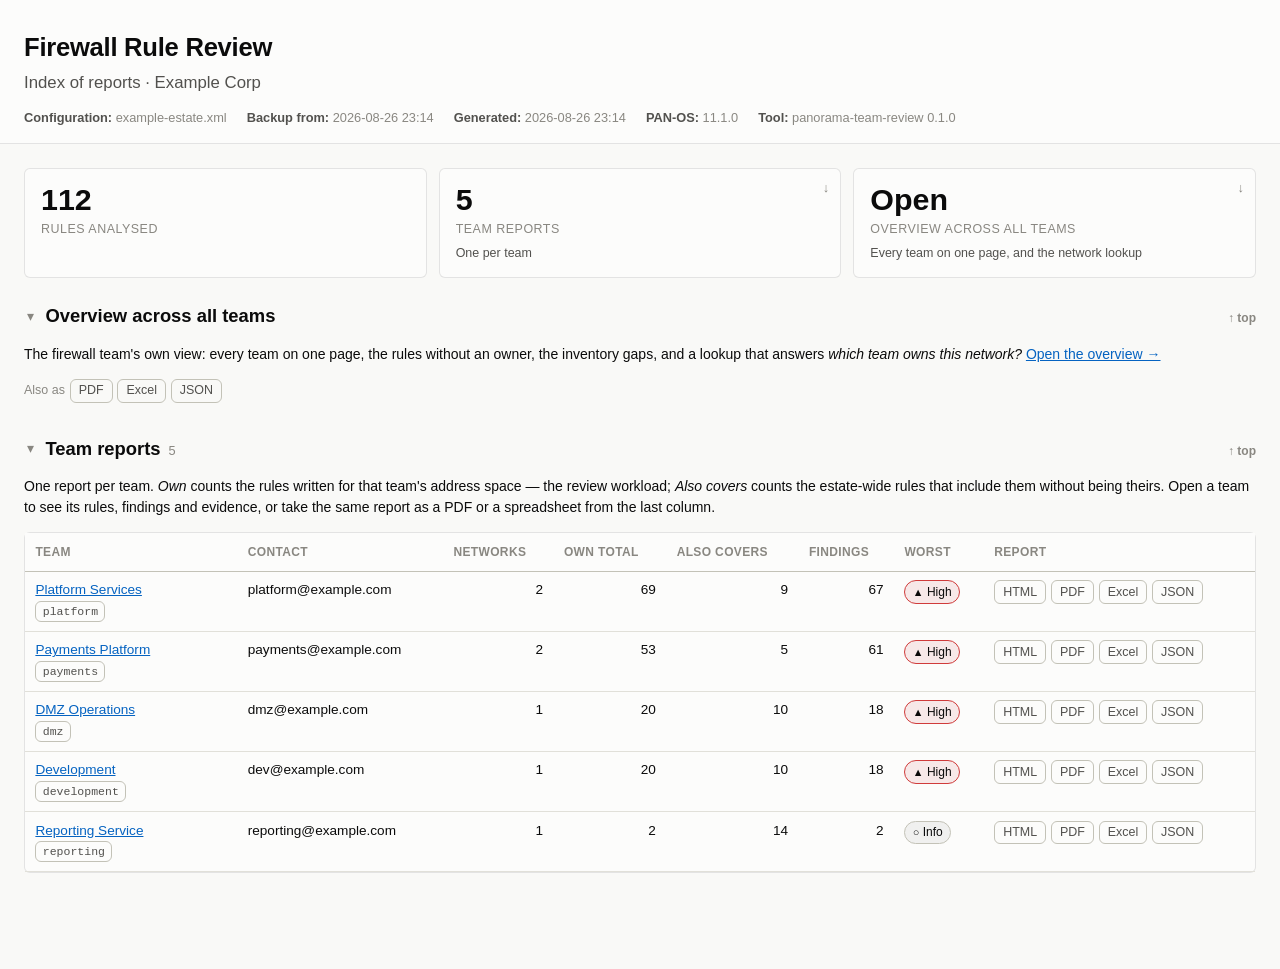
<file: example/reports/index.html>
<!doctype html>
<html lang="en">
<head>
<meta charset="utf-8">
<meta name="viewport" content="width=device-width, initial-scale=1">
<title>Firewall Rule Review — Index</title>
<style>/* Report styling.
 *
 * Colour is used for status only, never as the sole carrier of meaning: every
 * severity and direction badge pairs its colour with an icon and a word, so the
 * report stays readable in greyscale print, in forced-colours mode, and for
 * readers with colour vision deficiency.
 *
 * Status steps and ink tokens follow a validated palette; both light and dark
 * are stepped deliberately rather than flipped.
 */

:root {
  --surface: #fcfcfb;
  --plane: #f9f9f7;
  --ink: #0b0b0b;
  --ink-secondary: #52514e;
  --ink-muted: #898781;
  --grid: #e1e0d9;
  --baseline: #c3c2b7;
  --border: rgba(11, 11, 11, 0.10);

  --status-critical: #d03b3b;
  --status-serious: #ec835a;
  --status-warning: #fab219;
  --status-good: #0ca30c;

  --tint-critical: rgba(208, 59, 59, 0.10);
  --tint-serious: rgba(236, 131, 90, 0.12);
  --tint-warning: rgba(250, 178, 25, 0.14);
  --tint-neutral: rgba(137, 135, 129, 0.10);

  --accent: #1f3864;
  --link: #0563c1;

  --radius: 6px;
  --gap: 1rem;
}

/* Dark mode is a deliberate second set of steps, not an inversion of the first.
 *
 * The same complete set is applied twice: once for viewers whose system asks
 * for dark, and once for viewers who pressed the theme button. Both must carry
 * *every* token -- an earlier version listed only the surfaces here, which left
 * the light-surface status tints on a dark background where they were nearly
 * invisible.
 *
 * The :not([data-theme="light"]) guard is what lets the button override a dark
 * system preference; without it the toggle would only work in one direction. */
@media (prefers-color-scheme: dark) {
  :root:not([data-theme="light"]) {
    --surface: #1a1a19;
    --plane: #0d0d0d;
    --ink: #ffffff;
    --ink-secondary: #c3c2b7;
    --ink-muted: #898781;
    --grid: #2c2c2a;
    --baseline: #383835;
    --border: rgba(255, 255, 255, 0.10);
    --tint-critical: rgba(208, 59, 59, 0.22);
    --tint-serious: rgba(236, 131, 90, 0.20);
    --tint-warning: rgba(250, 178, 25, 0.18);
    --tint-neutral: rgba(195, 194, 183, 0.10);
    --accent: #93b4ea;
    --link: #7fb4f5;
  }
}

:root[data-theme="dark"] {
  --surface: #1a1a19;
  --plane: #0d0d0d;
  --ink: #ffffff;
  --ink-secondary: #c3c2b7;
  --ink-muted: #898781;
  --grid: #2c2c2a;
  --baseline: #383835;
  --border: rgba(255, 255, 255, 0.10);
  --tint-critical: rgba(208, 59, 59, 0.22);
  --tint-serious: rgba(236, 131, 90, 0.20);
  --tint-warning: rgba(250, 178, 25, 0.18);
  --tint-neutral: rgba(195, 194, 183, 0.10);
  --accent: #93b4ea;
  --link: #7fb4f5;
}

* { box-sizing: border-box; }

body {
  margin: 0;
  padding: 0 0 4rem;
  background: var(--plane);
  color: var(--ink);
  font-family: -apple-system, BlinkMacSystemFont, "Segoe UI", "Noto Sans", Helvetica, Arial, sans-serif;
  font-size: 14px;
  line-height: 1.5;
}

.wrap {
  max-width: 1500px;
  margin: 0 auto;
  padding: 0 1.5rem;
}

/* --- header ------------------------------------------------------------- */

/* The header stays at the top of the window. Once a three-hundred-row table
 * has scrolled the title away there is nothing left saying whose report this
 * is, which matters most when several are open side by side. It shrinks to one
 * line as soon as the page moves, so the cost is a few pixels rather than a
 * banner permanently occupying a fifth of the screen. */
header.report {
  position: sticky;
  top: 0;
  z-index: 30;
  background: var(--surface);
  border-bottom: 1px solid var(--border);
  padding: 1.75rem 0 1rem;
  margin-bottom: 1.5rem;
  transition: padding 0.15s ease;
}

header.report h1 {
  margin: 0 0 0.25rem;
  font-size: 1.6rem;
  letter-spacing: -0.01em;
  transition: font-size 0.15s ease;
}

header.report .subject {
  font-size: 1.05rem;
  color: var(--ink-secondary);
  margin-bottom: 0.75rem;
}

header.report.compact { padding: 0.5rem 0 0.4rem; }
header.report.compact h1 { font-size: 1rem; display: inline; margin-right: 0.6rem; }
header.report.compact .subject { display: inline; font-size: 0.9rem; margin-bottom: 0; }
header.report.compact .provenance { display: none; }
header.report.compact .siblings { display: none; }
header.report.compact nav.jump { margin-top: 0.35rem; }

.provenance {
  font-size: 0.8rem;
  color: var(--ink-muted);
  display: flex;
  flex-wrap: wrap;
  gap: 0.25rem 1.25rem;
}

.provenance b { font-weight: 600; color: var(--ink-secondary); }

/* --- the same document, in its other formats ----------------------------- */

/* One review is four files: a page, a PDF, a workbook, a JSON record. The links
 * between them are deliberately quiet -- small outlined pills under the title,
 * never a toolbar. Nobody opens a report in order to change its format; they do
 * it afterwards, to forward what they just read. */

.siblings {
  display: flex;
  flex-wrap: wrap;
  align-items: center;
  gap: 0.4rem 0.75rem;
  margin-top: 0.6rem;
}

.formats {
  display: inline-flex;
  flex-wrap: wrap;
  align-items: center;
  gap: 0.3rem;
}

.formats-label { font-size: 0.78rem; color: var(--ink-muted); }

a.format {
  font-size: 0.78rem;
  padding: 0.1rem 0.5rem;
  border: 1px solid var(--baseline);
  border-radius: var(--radius);
  text-decoration: none;
  color: var(--ink-secondary);
  white-space: nowrap;
}

a.format:hover { border-color: var(--link); color: var(--link); }

/* --- jump navigation ----------------------------------------------------- */

nav.jump {
  display: flex;
  flex-wrap: wrap;
  gap: 0.3rem 0.5rem;
  margin-top: 0.75rem;
}

nav.jump a {
  font-size: 0.78rem;
  padding: 0.15rem 0.5rem;
  border: 1px solid var(--baseline);
  border-radius: 999px;
  text-decoration: none;
  color: var(--ink-secondary);
  white-space: nowrap;
}

nav.jump a:hover { border-color: var(--accent); color: var(--accent); }

/* Anchors have to clear the sticky header, or a jump link lands with its
 * heading hidden behind it. */
section.block, h2.part { scroll-margin-top: calc(var(--header-h, 5rem) + 1rem); }

/* --- stat tiles --------------------------------------------------------- */

.tiles {
  display: grid;
  grid-template-columns: repeat(auto-fit, minmax(150px, 1fr));
  gap: 0.75rem;
  margin-bottom: 1.5rem;
}

.tile {
  background: var(--surface);
  border: 1px solid var(--border);
  border-radius: var(--radius);
  padding: 0.9rem 1rem;
  position: relative;
  display: block;
}

/* A tile that counts something links to the section holding it. */
a.tile { text-decoration: none; color: inherit; }
a.tile:hover { border-color: var(--accent); }
a.tile:hover .value { color: var(--accent); }

.tile-go {
  position: absolute;
  top: 0.6rem;
  right: 0.7rem;
  font-size: 0.8rem;
  color: var(--ink-muted);
}

a.tile:hover .tile-go { color: var(--accent); }

.tile .value {
  font-size: 1.9rem;
  font-weight: 600;
  line-height: 1.1;
  font-variant-numeric: tabular-nums;
}

.tile .label {
  font-size: 0.78rem;
  color: var(--ink-muted);
  text-transform: uppercase;
  letter-spacing: 0.04em;
  margin-top: 0.2rem;
}

.tile .hint { font-size: 0.78rem; color: var(--ink-secondary); margin-top: 0.35rem; }
.tile.critical { border-left: 3px solid var(--status-critical); }
.tile.serious  { border-left: 3px solid var(--status-serious); }

/* --- callouts ----------------------------------------------------------- */

.callout {
  background: var(--surface);
  border: 1px solid var(--border);
  border-left: 3px solid var(--accent);
  border-radius: var(--radius);
  padding: 0.9rem 1.1rem;
  margin-bottom: 1.5rem;
}

.callout h2 { margin: 0 0 0.5rem; font-size: 0.95rem; }
.callout ul { margin: 0.3rem 0 0; padding-left: 1.1rem; }
.callout li { margin-bottom: 0.2rem; }
.callout.warn { border-left-color: var(--status-warning); }

/* --- controls ----------------------------------------------------------- */

/* Deliberately not sticky. The row worth keeping on screen while reading a
 * three-hundred-row table is the one naming the columns, not the filter box --
 * a filter is set once and then left alone, and two stacked bars eat the space
 * the table header needs. */
.controls {
  z-index: 20;
  background: var(--plane);
  padding: 0.75rem 0;
  border-bottom: 1px solid var(--border);
  display: flex;
  flex-wrap: wrap;
  gap: 0.5rem;
  align-items: center;
  margin-bottom: 1rem;
}

.controls input[type="search"] {
  flex: 1 1 260px;
  min-width: 200px;
  padding: 0.45rem 0.7rem;
  border: 1px solid var(--baseline);
  border-radius: var(--radius);
  background: var(--surface);
  color: var(--ink);
  font-size: 0.9rem;
}

.controls button {
  padding: 0.4rem 0.75rem;
  border: 1px solid var(--baseline);
  border-radius: var(--radius);
  background: var(--surface);
  color: var(--ink-secondary);
  cursor: pointer;
  font-size: 0.85rem;
}

.controls button[aria-pressed="true"] {
  background: var(--accent);
  border-color: var(--accent);
  color: #fff;
}

.controls .spacer { flex: 1 1 auto; }
.controls .count { font-size: 0.85rem; color: var(--ink-muted); }

/* The address lookup answers into this. It is empty until something is typed:
 * an empty result table under an empty box reads as "no team owns anything". */
.lookup-results:empty { display: none; }
.lookup-results { margin-top: 0.75rem; }
.lookup-results .lede { margin: 0.25rem 0 0; }

/* --- parts -------------------------------------------------------------- */

/* The report is split into two parts that ask different things of the reader:
 * rules that are the team's to decide on, and rules that merely cover them.
 * The heading has to be unmistakably heavier than a section heading, or the
 * distinction reads as one more table among the others. */

h2.part {
  font-size: 1.35rem;
  margin: 2.5rem 0 0.15rem;
  padding-top: 1.1rem;
  border-top: 2px solid var(--baseline);
  display: flex;
  align-items: baseline;
  gap: 0.5rem;
}

p.part-lede {
  color: var(--ink-secondary);
  font-size: 0.95rem;
  margin: 0 0 1.25rem;
}

/* --- sections and tables ------------------------------------------------ */

section.block { margin-bottom: 2rem; }

section.block > h2 {
  font-size: 1.15rem;
  margin: 0 0 0.15rem;
  display: flex;
  align-items: baseline;
  gap: 0.5rem;
}

/* --- collapsible sections ------------------------------------------------ */

h2.section-head {
  display: flex;
  align-items: baseline;
  gap: 0.5rem;
  font-size: 1.15rem;
  margin: 0 0 0.15rem;
}

button.collapse {
  background: none;
  border: none;
  color: var(--ink-muted);
  cursor: pointer;
  padding: 0 0.2rem;
  font-size: 0.9rem;
  line-height: 1;
  align-self: center;
}

button.collapse:hover { color: var(--ink); }
.chevron { display: inline-block; transition: transform 0.15s ease; }
h2.section-head.collapsed .chevron { transform: rotate(-90deg); }

.section-title { flex: 0 1 auto; }

a.to-top {
  margin-left: auto;
  font-size: 0.75rem;
  color: var(--ink-muted);
  text-decoration: none;
  white-space: nowrap;
}

a.to-top:hover { color: var(--accent); }

section.block > .lede {
  color: var(--ink-secondary);
  font-size: 0.88rem;
  margin: 0 0 0.75rem;
}

.count-badge {
  font-size: 0.8rem;
  font-weight: 500;
  color: var(--ink-muted);
  font-variant-numeric: tabular-nums;
}

/* No overflow, and that is the whole point.
 *
 * `overflow-x: auto` forces `overflow-y` to `auto` as well, which makes this
 * element a scroll container -- and a sticky table header sticks to its nearest
 * scroll container, not to the window. Since this box has no height limit it
 * never scrolls vertically, so the header row had nothing to stick to and
 * scrolled away with the rest of the table. Leaving the page as the scrollport
 * is what makes the column names stay put.
 *
 * A rule table compresses to about 995px before its cells stop wrapping.
 * Narrower than that the page itself scrolls sideways, which is the deliberate
 * choice: an earlier version handed the overflow back to this element below
 * 1080px, and every reader in a half-width window or at 175% zoom lost the
 * column names without being told why. Keeping them is worth a horizontal
 * scrollbar on a window too narrow for the table anyway. */
.table-scroll {
  background: var(--surface);
  border: 1px solid var(--border);
  border-radius: var(--radius);
}

/* The asset and object lists sit above the rules, where they answer "is this
 * report even about the right networks?" -- but an inventory generated from a
 * network plan runs to hundreds of entries, and at full height it becomes a
 * wall the reader has to scroll past before reaching a single rule. Capping it
 * keeps the whole list available and the page navigable. This one *is* its own
 * scrollport, so its header sticks to the top of the box instead. */
.table-scroll.capped { max-height: 26rem; overflow-y: auto; }

/* Wide content must not push the page sideways *above* the width at which the
 * table stops fitting, so the wrapper is allowed to shrink with it. */
.wrap { min-width: 0; }

table {
  width: 100%;
  border-collapse: collapse;
  font-size: 0.85rem;
}

/* The column names follow the reader down the table. --header-h is the height
 * of the sticky page header, measured by the page itself; without the offset
 * the header row would slide underneath it. It defaults to zero so that a page
 * with no sticky header of its own -- the cross-team overview -- pins the
 * column names to the top of the window rather than to thin air. */
thead th {
  position: sticky;
  top: var(--header-h, 0px);
  z-index: 5;
  background: var(--surface);
  text-align: left;
  font-weight: 600;
  font-size: 0.75rem;
  text-transform: uppercase;
  letter-spacing: 0.03em;
  color: var(--ink-muted);
  padding: 0.6rem 0.65rem;
  border-bottom: 1px solid var(--baseline);
  /* The line and the lift both matter. `border-collapse: collapse` hands the
   * bottom border to whichever cell wins the collapse, so a scrolled-under row
   * can take it and leave the header welded to the first line of data -- which
   * is exactly how it looked. The first shadow redraws the rule unconditionally;
   * the second casts the header over the rows passing beneath it, so it reads
   * as a bar floating above the table instead of a row inside it. */
  box-shadow: 0 1px 0 var(--baseline), 0 6px 8px -6px rgba(0, 0, 0, 0.25);
  white-space: nowrap;
}

/* Inside a box that scrolls on its own -- the capped lists, and every table
 * once the viewport is too narrow for the columns -- the header sticks to that
 * box, so the page-header offset would push it down over the first rows. */
.table-scroll.capped thead th { top: 0; }

tbody td {
  padding: 0.55rem 0.65rem;
  border-bottom: 1px solid var(--grid);
  vertical-align: top;
}

tbody tr.rule-row:hover { background: var(--tint-neutral); }
tbody tr.disabled td { color: var(--ink-muted); font-style: italic; }
tbody tr.detail-row > td { background: var(--plane); padding: 0.9rem 1rem; }

/* --- policy blocks ------------------------------------------------------ */

/* Rules are grouped into the blocks the firewall evaluates as a unit, in the
 * order it evaluates them. The heading row carries the block's position, the
 * firewalls it reaches, and how many rules it holds in total -- the last one
 * being what tells a reader that rules they are not shown sit between the
 * ones they are. */

tbody tr.scope-row > td {
  background: var(--plane);
  border-top: 2px solid var(--baseline);
  border-bottom: 1px solid var(--baseline);
  padding: 0.5rem 0.65rem;
  font-size: 0.82rem;
}

tbody tr.scope-row:first-child > td { border-top: none; }

.scope-step {
  display: inline-block;
  min-width: 1.4rem;
  height: 1.4rem;
  line-height: 1.4rem;
  text-align: center;
  border-radius: 999px;
  background: var(--accent);
  color: var(--surface);
  font-size: 0.72rem;
  font-weight: 600;
  margin-right: 0.5rem;
  font-variant-numeric: tabular-nums;
}

.scope-title { font-weight: 600; margin-right: 0.6rem; }
.scope-reach { color: var(--ink-secondary); margin-right: 0.6rem; }
.scope-count { color: var(--ink-muted); font-size: 0.78rem; }

td.pos {
  color: var(--ink-muted);
  font-size: 0.78rem;
  width: 3.5rem;
}

.why {
  margin-top: 0.6rem;
  padding-top: 0.5rem;
  border-top: 1px solid var(--grid);
  font-size: 0.8rem;
  color: var(--ink-secondary);
}

td.addr, td.svc {
  font-family: ui-monospace, SFMono-Regular, "SF Mono", Menlo, Consolas, monospace;
  font-size: 0.8rem;
  max-width: 340px;
  word-break: break-word;
}

/* --- object names, addresses behind them --------------------------------- */

/* A cell of resolved addresses is unreadable to everyone outside the network
 * team and is not what a change request cites. The object name leads; the
 * addresses live in the tooltip. The dotted underline is what says a tooltip
 * is there -- without it nobody hovers. */
td.objs {
  max-width: 320px;
  word-break: break-word;
  font-size: 0.82rem;
}

.named {
  border-bottom: 1px dotted var(--baseline);
  cursor: help;
}

.named:hover { border-bottom-color: var(--accent); color: var(--accent); }

.literal {
  font-family: ui-monospace, SFMono-Regular, "SF Mono", Menlo, Consolas, monospace;
  font-size: 0.78rem;
}

.more { color: var(--ink-muted); font-size: 0.78rem; }

td.name { font-weight: 500; min-width: 180px; }
td.num { text-align: right; font-variant-numeric: tabular-nums; white-space: nowrap; }

.toggle {
  background: none;
  border: none;
  color: var(--link);
  cursor: pointer;
  padding: 0;
  font-size: 0.8rem;
  text-decoration: underline;
}

/* --- badges: colour is always paired with an icon and a word ------------- */

.badge {
  display: inline-flex;
  align-items: center;
  gap: 0.3em;
  padding: 0.1rem 0.45rem;
  border-radius: 999px;
  font-size: 0.75rem;
  font-weight: 500;
  white-space: nowrap;
  border: 1px solid transparent;
}

.badge .icon { font-size: 0.9em; line-height: 1; }

.sev-high     { background: var(--tint-critical); border-color: var(--status-critical); }
.sev-medium   { background: var(--tint-serious);  border-color: var(--status-serious); }
.sev-low      { background: var(--tint-warning);  border-color: var(--status-warning); }
.sev-info     { background: var(--tint-neutral);  border-color: var(--baseline); }

/* A rule that blocks traffic must not read like one that permits it. This is
 * the one badge that is loud on purpose. */
.action-block {
  background: var(--tint-critical);
  border-color: var(--status-critical);
  font-weight: 600;
  text-transform: uppercase;
  letter-spacing: 0.02em;
}

.dir-inbound  { background: var(--tint-neutral); border-color: var(--baseline); }
.dir-outbound { background: var(--tint-neutral); border-color: var(--baseline); }
.dir-internal { background: var(--tint-neutral); border-color: var(--baseline); }
.dir-related  { background: var(--tint-neutral); border-color: var(--baseline); }

.pill {
  display: inline-block;
  padding: 0.05rem 0.4rem;
  border: 1px solid var(--baseline);
  border-radius: var(--radius);
  font-size: 0.72rem;
  color: var(--ink-secondary);
  margin-right: 0.25rem;
  white-space: nowrap;
}

.pill.mono { font-family: ui-monospace, Menlo, Consolas, monospace; }

a { color: var(--link); }
a.ticket { font-weight: 500; white-space: nowrap; }

/* --- detail panel ------------------------------------------------------- */

.detail-grid {
  display: grid;
  grid-template-columns: repeat(auto-fit, minmax(260px, 1fr));
  gap: 0.9rem 1.5rem;
}

.detail-grid dt {
  font-size: 0.72rem;
  text-transform: uppercase;
  letter-spacing: 0.03em;
  color: var(--ink-muted);
  margin-bottom: 0.15rem;
}

.detail-grid dd {
  margin: 0 0 0.6rem;
  font-size: 0.85rem;
  word-break: break-word;
}

.detail-grid dd.mono {
  font-family: ui-monospace, Menlo, Consolas, monospace;
  font-size: 0.8rem;
}

/* A rule description is a change log, one entry per line. Collapsing the line
 * breaks makes the ticket from one entry read as though it belonged to the
 * date of the next. */
.detail-grid dd.pre { white-space: pre-wrap; }

.finding-item {
  border-left: 3px solid var(--baseline);
  padding: 0.35rem 0 0.35rem 0.7rem;
  margin-bottom: 0.5rem;
}

.finding-item.high   { border-left-color: var(--status-critical); }
.finding-item.medium { border-left-color: var(--status-serious); }
.finding-item.low    { border-left-color: var(--status-warning); }

.finding-item .rec { color: var(--ink-secondary); font-size: 0.82rem; }

.empty {
  padding: 1.1rem;
  text-align: center;
  color: var(--ink-muted);
  background: var(--surface);
  border: 1px dashed var(--baseline);
  border-radius: var(--radius);
  font-size: 0.88rem;
}

footer.report {
  margin-top: 2.5rem;
  padding-top: 1rem;
  border-top: 1px solid var(--border);
  font-size: 0.78rem;
  color: var(--ink-muted);
}

.hidden { display: none !important; }

@media print {
  .controls, .toggle { display: none !important; }
  body { background: #fff; color: #000; font-size: 10pt; }
  .table-scroll { overflow: visible; border: none; }
  tbody tr { page-break-inside: avoid; }
  section.block { page-break-before: auto; }
}

/* Sub-headings inside a section, for a check that reports two distinct kinds
 * of finding under one roof. */
h3.gap-head {
  display: flex;
  align-items: baseline;
  gap: 0.5rem;
  font-size: 0.98rem;
  margin: 1.4rem 0 0.15rem;
}
</style>
</head>
<body>
<a id="top"></a>


<header class="report" id="page-header">
  <div class="wrap">
    <h1>Firewall Rule Review</h1>
    <div class="subject">Index of reports · Example Corp</div>
    <div class="provenance">
      <span><b>Configuration:</b> example-estate.xml</span>
<span><b>Backup from:</b> 2026-08-26 23:14</span>      <span><b>Generated:</b> 2026-08-26 23:14</span>
<span><b>PAN-OS:</b> 11.1.0</span>      <span><b>Tool:</b> panorama-team-review 0.1.0</span>
    </div>
  </div>
</header>

<div class="wrap">

  <div class="tiles">
    <div class="tile ">
  <div class="value">112</div>
  <div class="label">Rules analysed</div>
</div>

    <a class="tile " href="#s-teams">
  <div class="value">5</div>
  <div class="label">Team reports</div>
<div class="hint">One per team</div>  <span class="tile-go" aria-hidden="true">↓</span>
</a>

    <a class="tile " href="00_OVERVIEW_all-teams.html">
  <div class="value">Open</div>
  <div class="label">Overview across all teams</div>
<div class="hint">Every team on one page, and the network lookup</div>  <span class="tile-go" aria-hidden="true">↓</span>
</a>

  </div>

  <section class="block" id="s-overview">
    <h2 class="section-head">
  <button class="collapse" data-collapse="overview" aria-expanded="true"
          aria-controls="s-overview" title="Collapse or expand this section">
    <span class="chevron" aria-hidden="true">▾</span>
  </button>
  <span class="section-title">Overview across all teams</span>
  <a class="to-top" href="#top" title="Back to the top of the report">↑ top</a>
</h2>

    <div class="collapsible" data-body="overview">
      <p class="lede">
        The firewall team's own view: every team on one page, the rules without an owner,
        the inventory gaps, and a lookup that answers <em>which team owns this network?</em>
        <a href="00_OVERVIEW_all-teams.html">Open the overview →</a>
      </p>
      <span class="formats"><span class="formats-label">Also as</span><a class="format" href="00_OVERVIEW_all-teams.pdf">PDF</a><a class="format" href="00_OVERVIEW_all-teams.xlsx">Excel</a><a class="format" href="00_OVERVIEW_all-teams.json.gz">JSON</a></span>

    </div>
  </section>

  <section class="block" id="s-teams">
    <h2 class="section-head">
  <button class="collapse" data-collapse="teams" aria-expanded="true"
          aria-controls="s-teams" title="Collapse or expand this section">
    <span class="chevron" aria-hidden="true">▾</span>
  </button>
  <span class="section-title">Team reports</span>
<span class="count-badge">5</span>  <a class="to-top" href="#top" title="Back to the top of the report">↑ top</a>
</h2>

    <div class="collapsible" data-body="teams">
      <p class="lede">
        One report per team. <em>Own</em> counts the rules written for that team's address space —
        the review workload; <em>Also covers</em> counts the estate-wide rules that include them
        without being theirs. Open a team to see its rules, findings and evidence, or take the
        same report as a PDF or a spreadsheet from the last column.
      </p>
      <div class="table-scroll">
        <table>
          <thead><tr>
            <th>Team</th><th>Contact</th><th class="num">Networks</th>
            <th class="num">Own total</th><th class="num">Also covers</th>
            <th class="num">Findings</th><th>Worst</th><th>Report</th>
          </tr></thead>
          <tbody>
            <tr>
              <td class="name">
<a href="platform_firewall-review.html">Platform Services</a>                <br><span class="pill mono">platform</span>
              </td>
              <td>platform@example.com</td>
              <td class="num">2</td>
              <td class="num">69</td>
              <td class="num">9</td>
              <td class="num">67</td>
              <td><span class="badge sev-high"><span class="icon" aria-hidden="true">▲</span>High</span>              </td>
              <td><span class="formats"><a class="format" href="platform_firewall-review.html">HTML</a><a class="format" href="platform_firewall-review.pdf">PDF</a><a class="format" href="platform_firewall-review.xlsx">Excel</a><a class="format" href="platform_firewall-review.json.gz">JSON</a></span>
</td>
            </tr>
            <tr>
              <td class="name">
<a href="payments_firewall-review.html">Payments Platform</a>                <br><span class="pill mono">payments</span>
              </td>
              <td>payments@example.com</td>
              <td class="num">2</td>
              <td class="num">53</td>
              <td class="num">5</td>
              <td class="num">61</td>
              <td><span class="badge sev-high"><span class="icon" aria-hidden="true">▲</span>High</span>              </td>
              <td><span class="formats"><a class="format" href="payments_firewall-review.html">HTML</a><a class="format" href="payments_firewall-review.pdf">PDF</a><a class="format" href="payments_firewall-review.xlsx">Excel</a><a class="format" href="payments_firewall-review.json.gz">JSON</a></span>
</td>
            </tr>
            <tr>
              <td class="name">
<a href="dmz_firewall-review.html">DMZ Operations</a>                <br><span class="pill mono">dmz</span>
              </td>
              <td>dmz@example.com</td>
              <td class="num">1</td>
              <td class="num">20</td>
              <td class="num">10</td>
              <td class="num">18</td>
              <td><span class="badge sev-high"><span class="icon" aria-hidden="true">▲</span>High</span>              </td>
              <td><span class="formats"><a class="format" href="dmz_firewall-review.html">HTML</a><a class="format" href="dmz_firewall-review.pdf">PDF</a><a class="format" href="dmz_firewall-review.xlsx">Excel</a><a class="format" href="dmz_firewall-review.json.gz">JSON</a></span>
</td>
            </tr>
            <tr>
              <td class="name">
<a href="development_firewall-review.html">Development</a>                <br><span class="pill mono">development</span>
              </td>
              <td>dev@example.com</td>
              <td class="num">1</td>
              <td class="num">20</td>
              <td class="num">10</td>
              <td class="num">18</td>
              <td><span class="badge sev-high"><span class="icon" aria-hidden="true">▲</span>High</span>              </td>
              <td><span class="formats"><a class="format" href="development_firewall-review.html">HTML</a><a class="format" href="development_firewall-review.pdf">PDF</a><a class="format" href="development_firewall-review.xlsx">Excel</a><a class="format" href="development_firewall-review.json.gz">JSON</a></span>
</td>
            </tr>
            <tr>
              <td class="name">
<a href="reporting_firewall-review.html">Reporting Service</a>                <br><span class="pill mono">reporting</span>
              </td>
              <td>reporting@example.com</td>
              <td class="num">1</td>
              <td class="num">2</td>
              <td class="num">14</td>
              <td class="num">2</td>
              <td><span class="badge sev-info"><span class="icon" aria-hidden="true">○</span>Info</span>              </td>
              <td><span class="formats"><a class="format" href="reporting_firewall-review.html">HTML</a><a class="format" href="reporting_firewall-review.pdf">PDF</a><a class="format" href="reporting_firewall-review.xlsx">Excel</a><a class="format" href="reporting_firewall-review.json.gz">JSON</a></span>
</td>
            </tr>
          </tbody>
        </table>
      </div>
    </div>
  </section>

</div>

<script>
(function () {
  "use strict";
  document.querySelectorAll("button.collapse").forEach(function (button) {
    button.addEventListener("click", function () {
      var body = document.querySelector(
        '.collapsible[data-body="' + button.getAttribute("data-collapse") + '"]');
      if (!body) return;
      var collapsed = button.getAttribute("aria-expanded") === "true";
      body.classList.toggle("hidden", collapsed);
      button.setAttribute("aria-expanded", collapsed ? "false" : "true");
      var head = button.closest(".section-head");
      if (head) head.classList.toggle("collapsed", collapsed);
    });
  });
})();
</script>

</body>
</html>
</file>
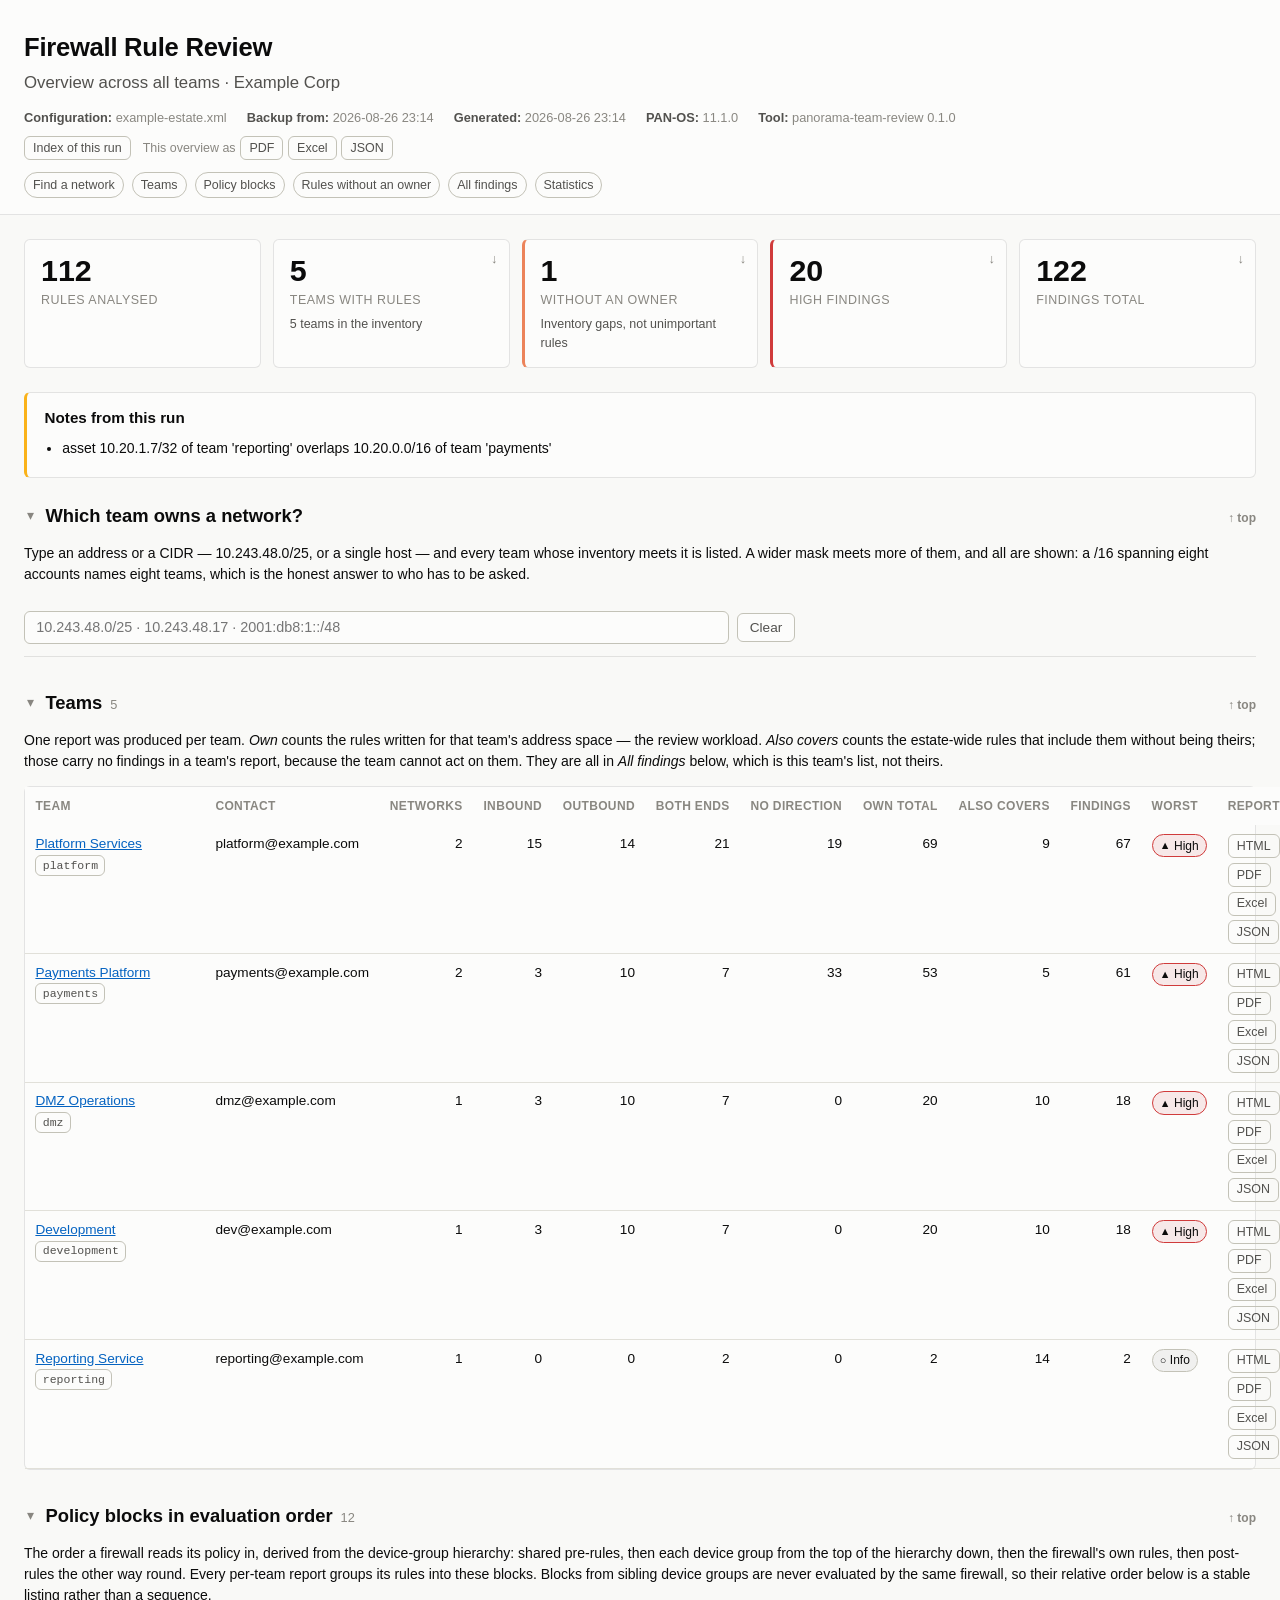
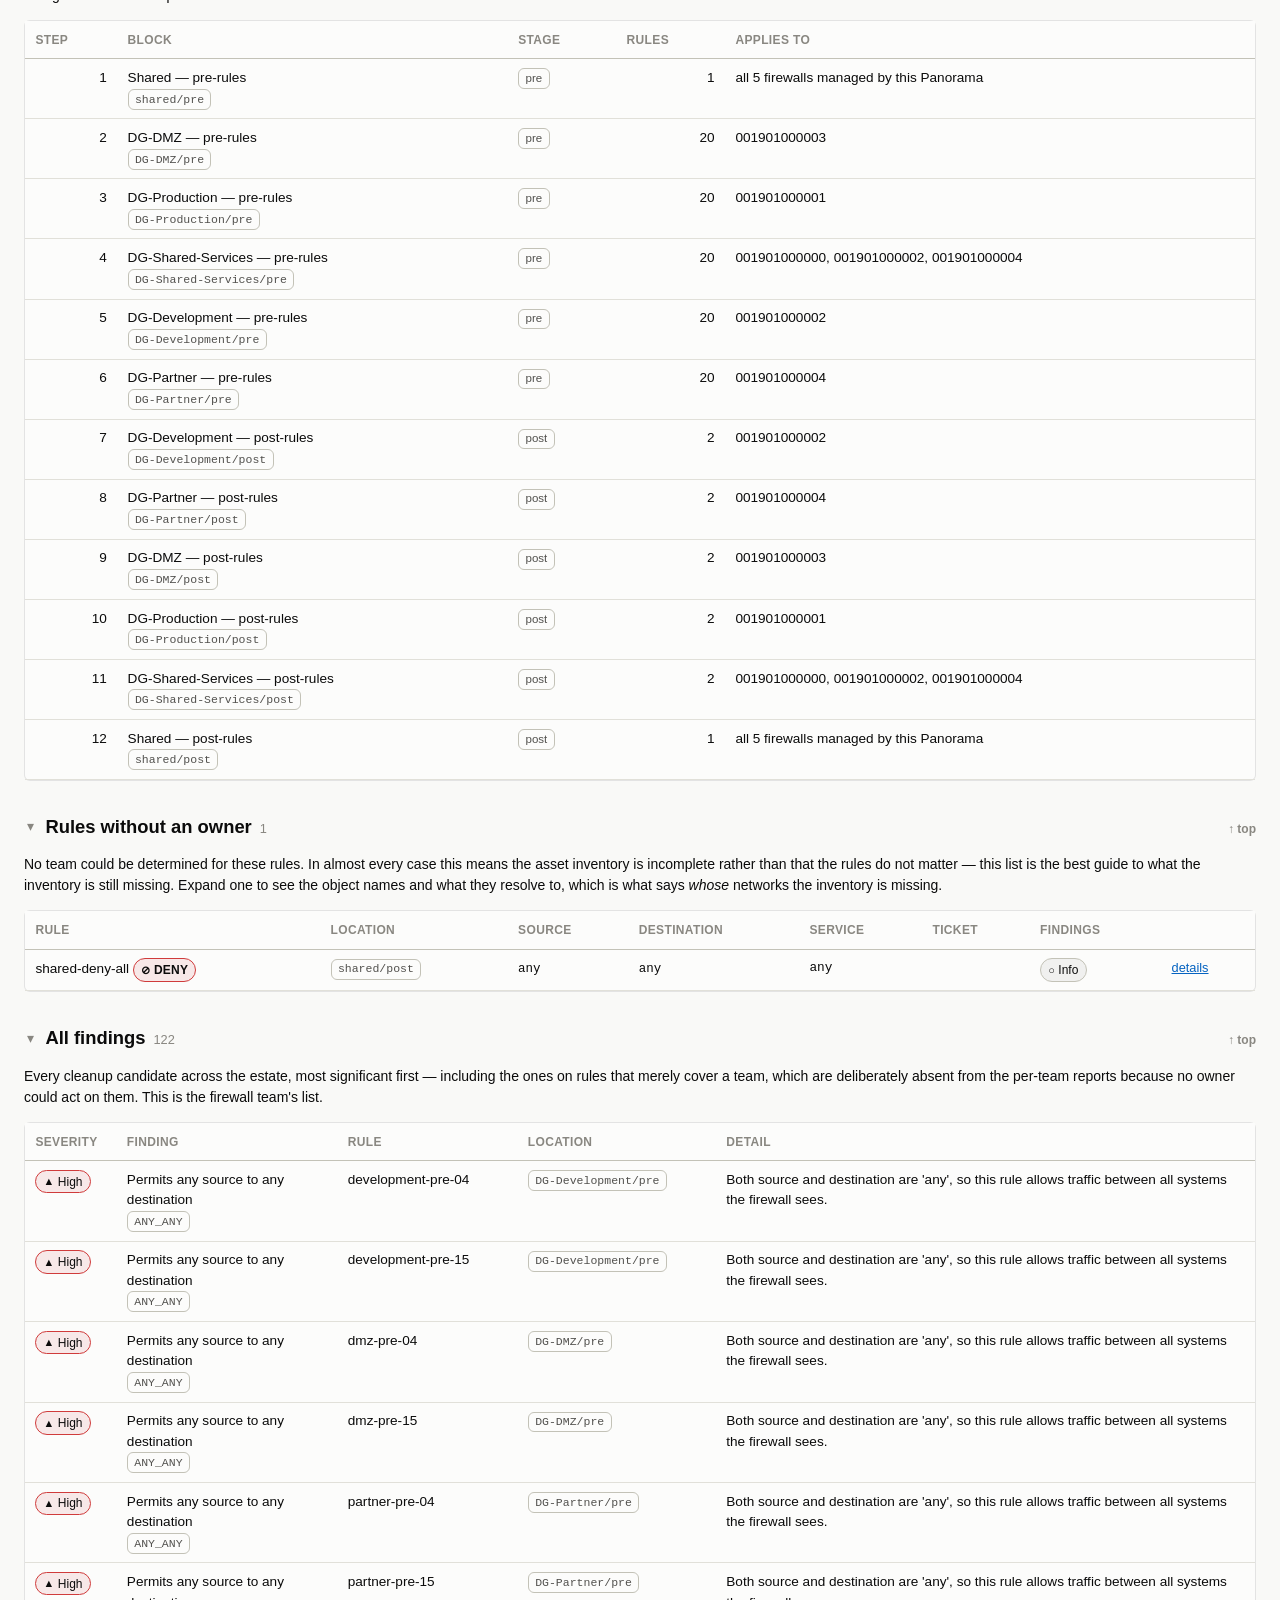
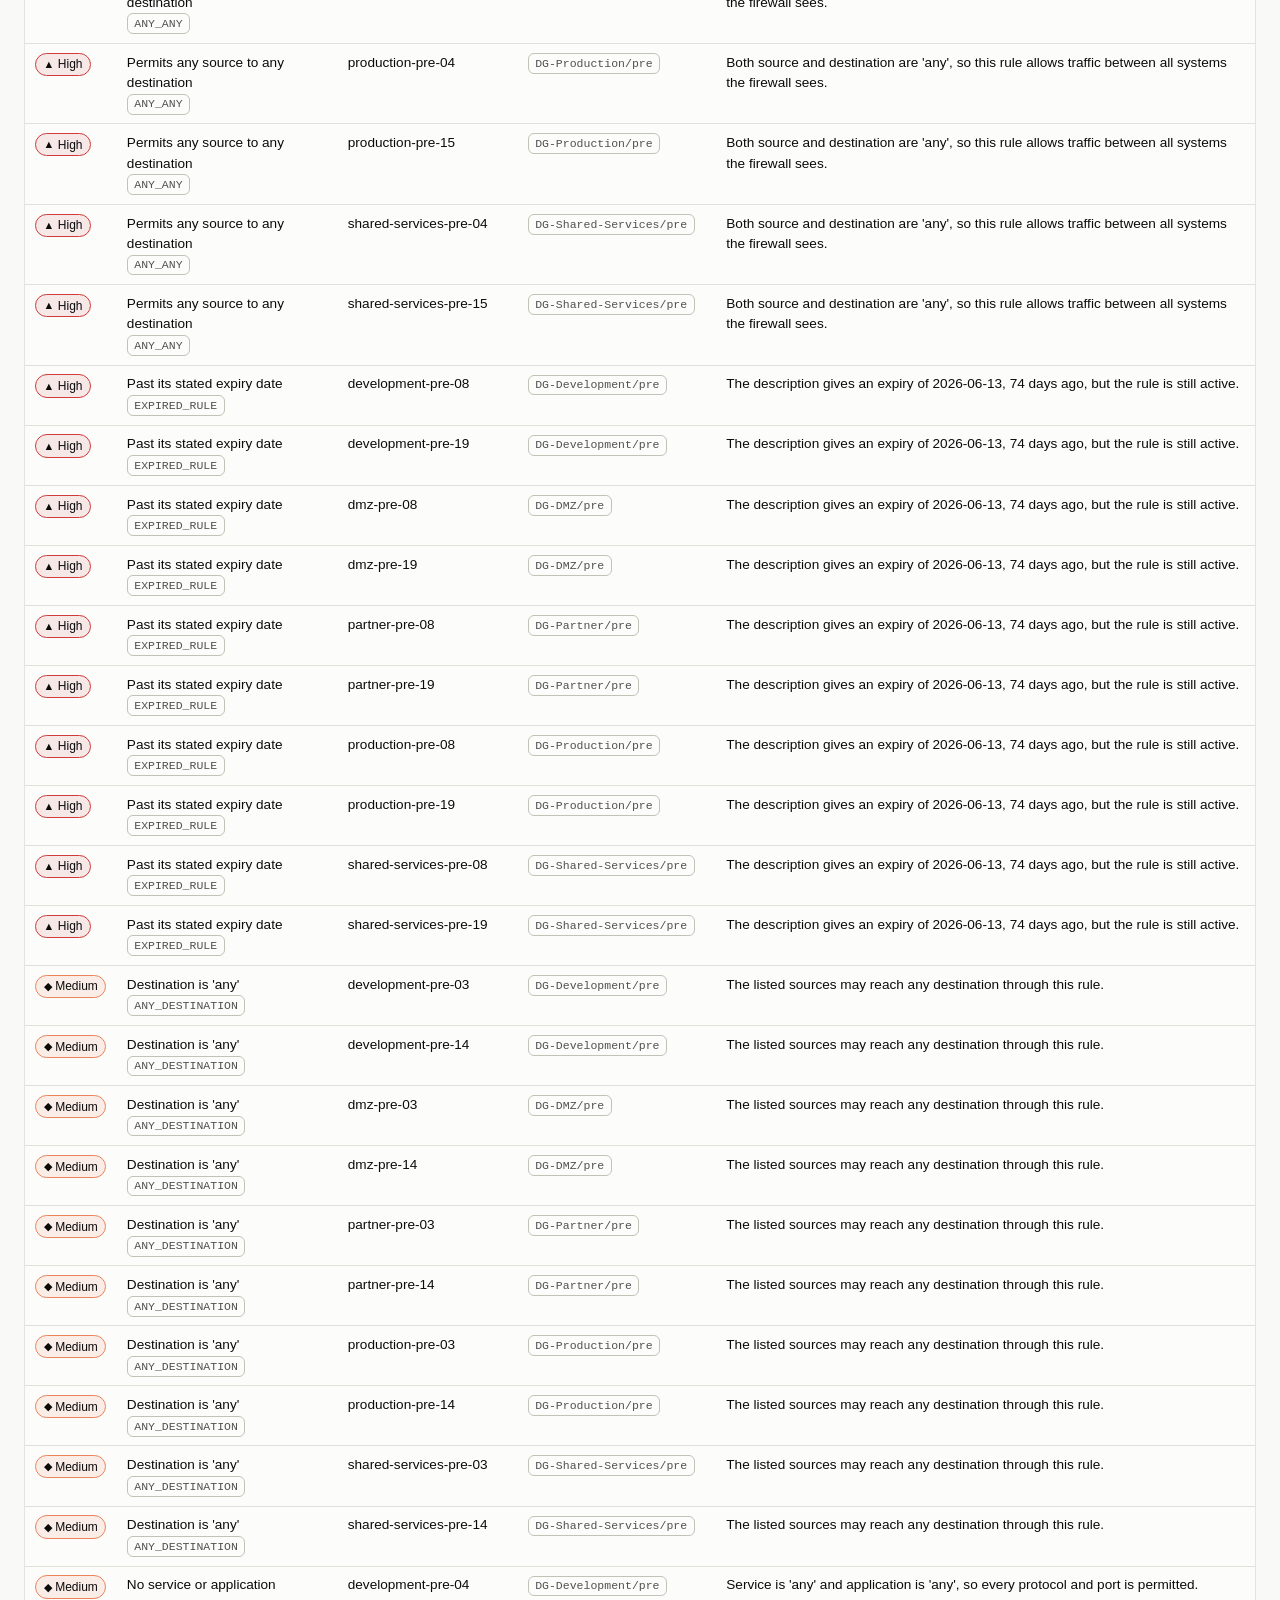
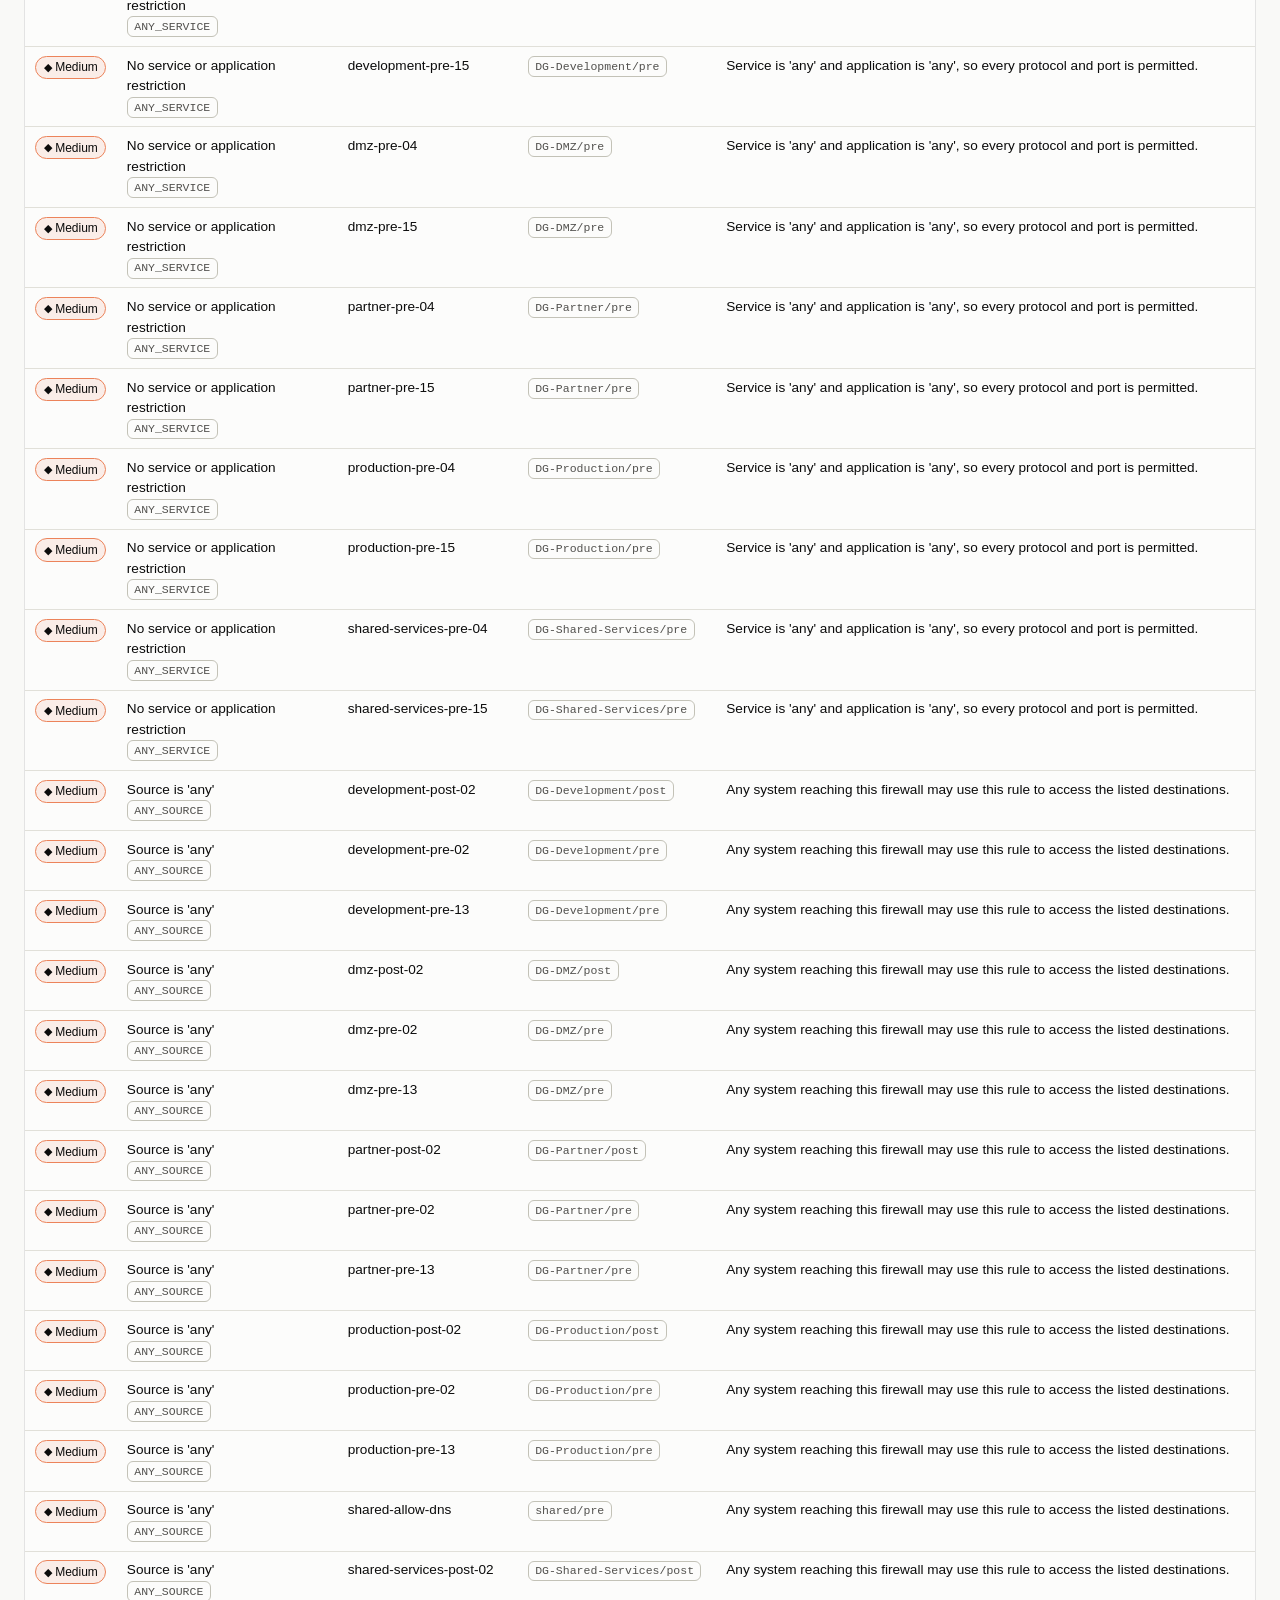
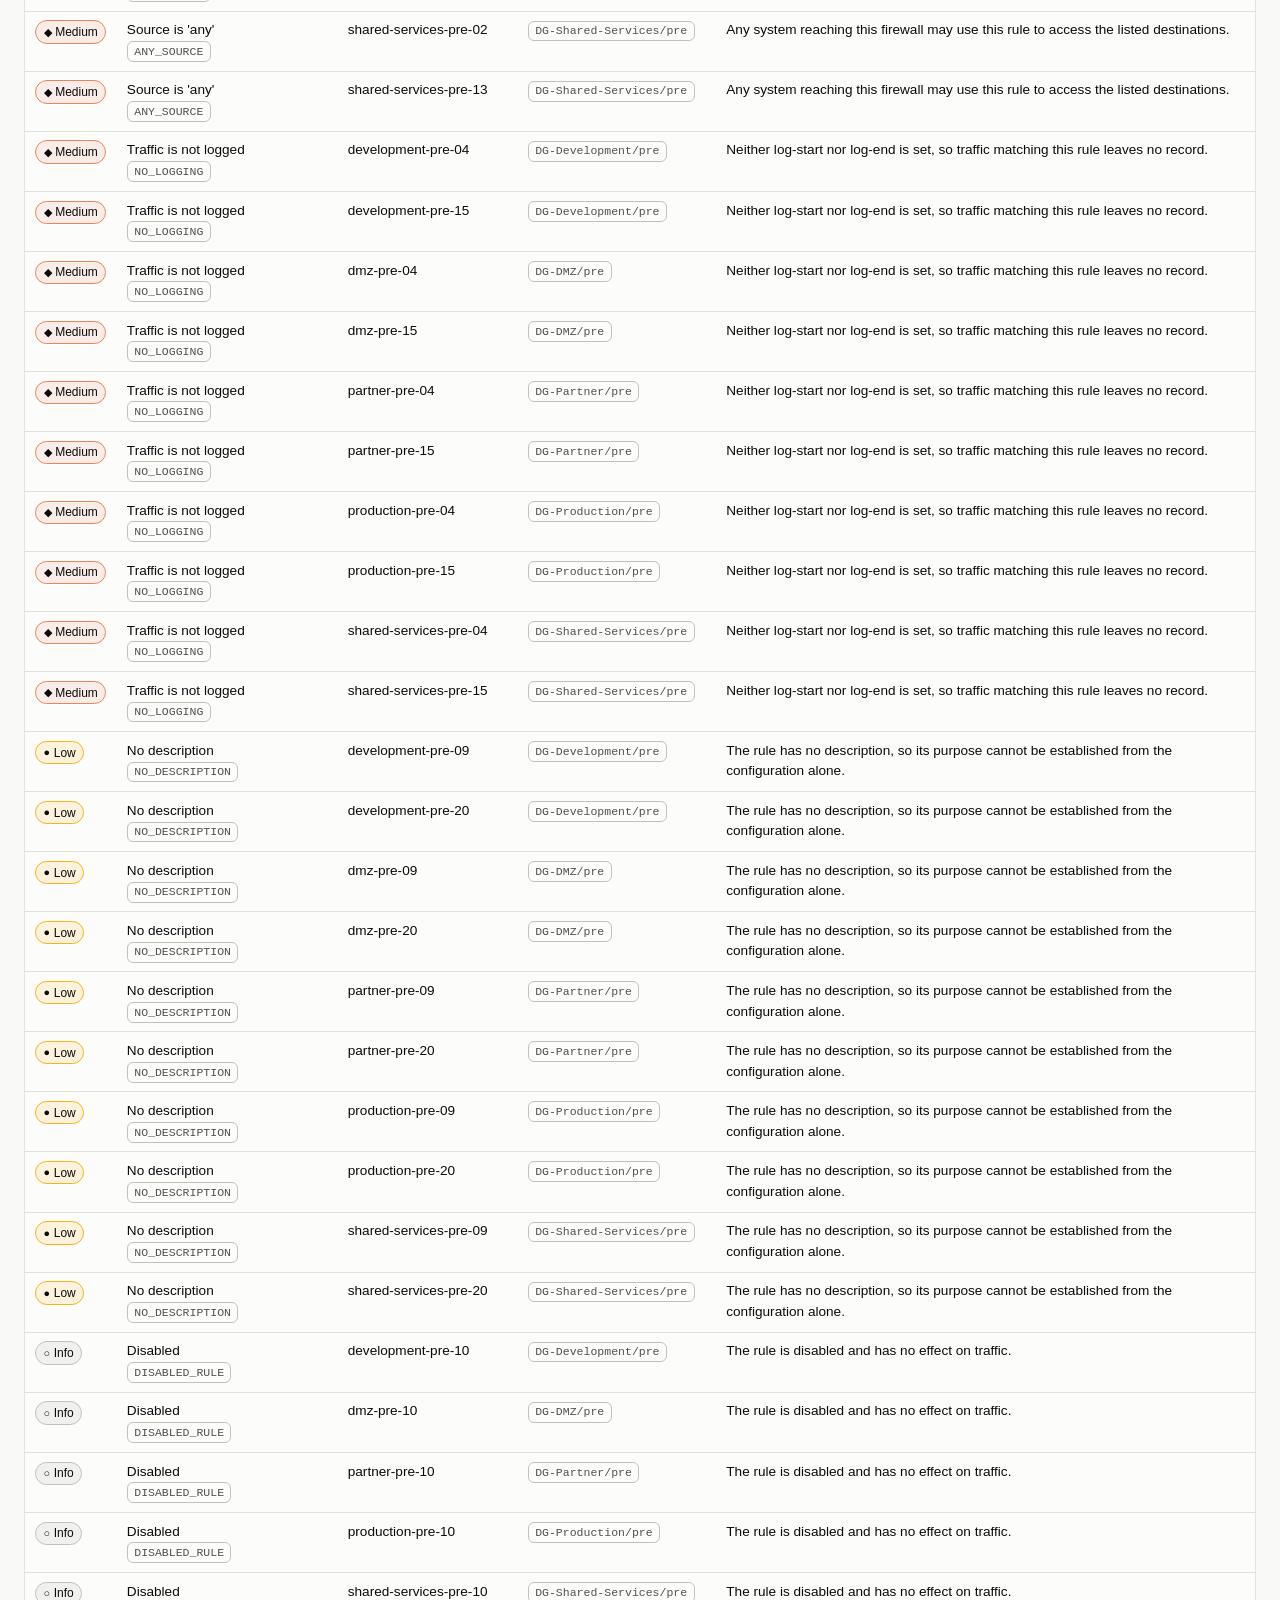
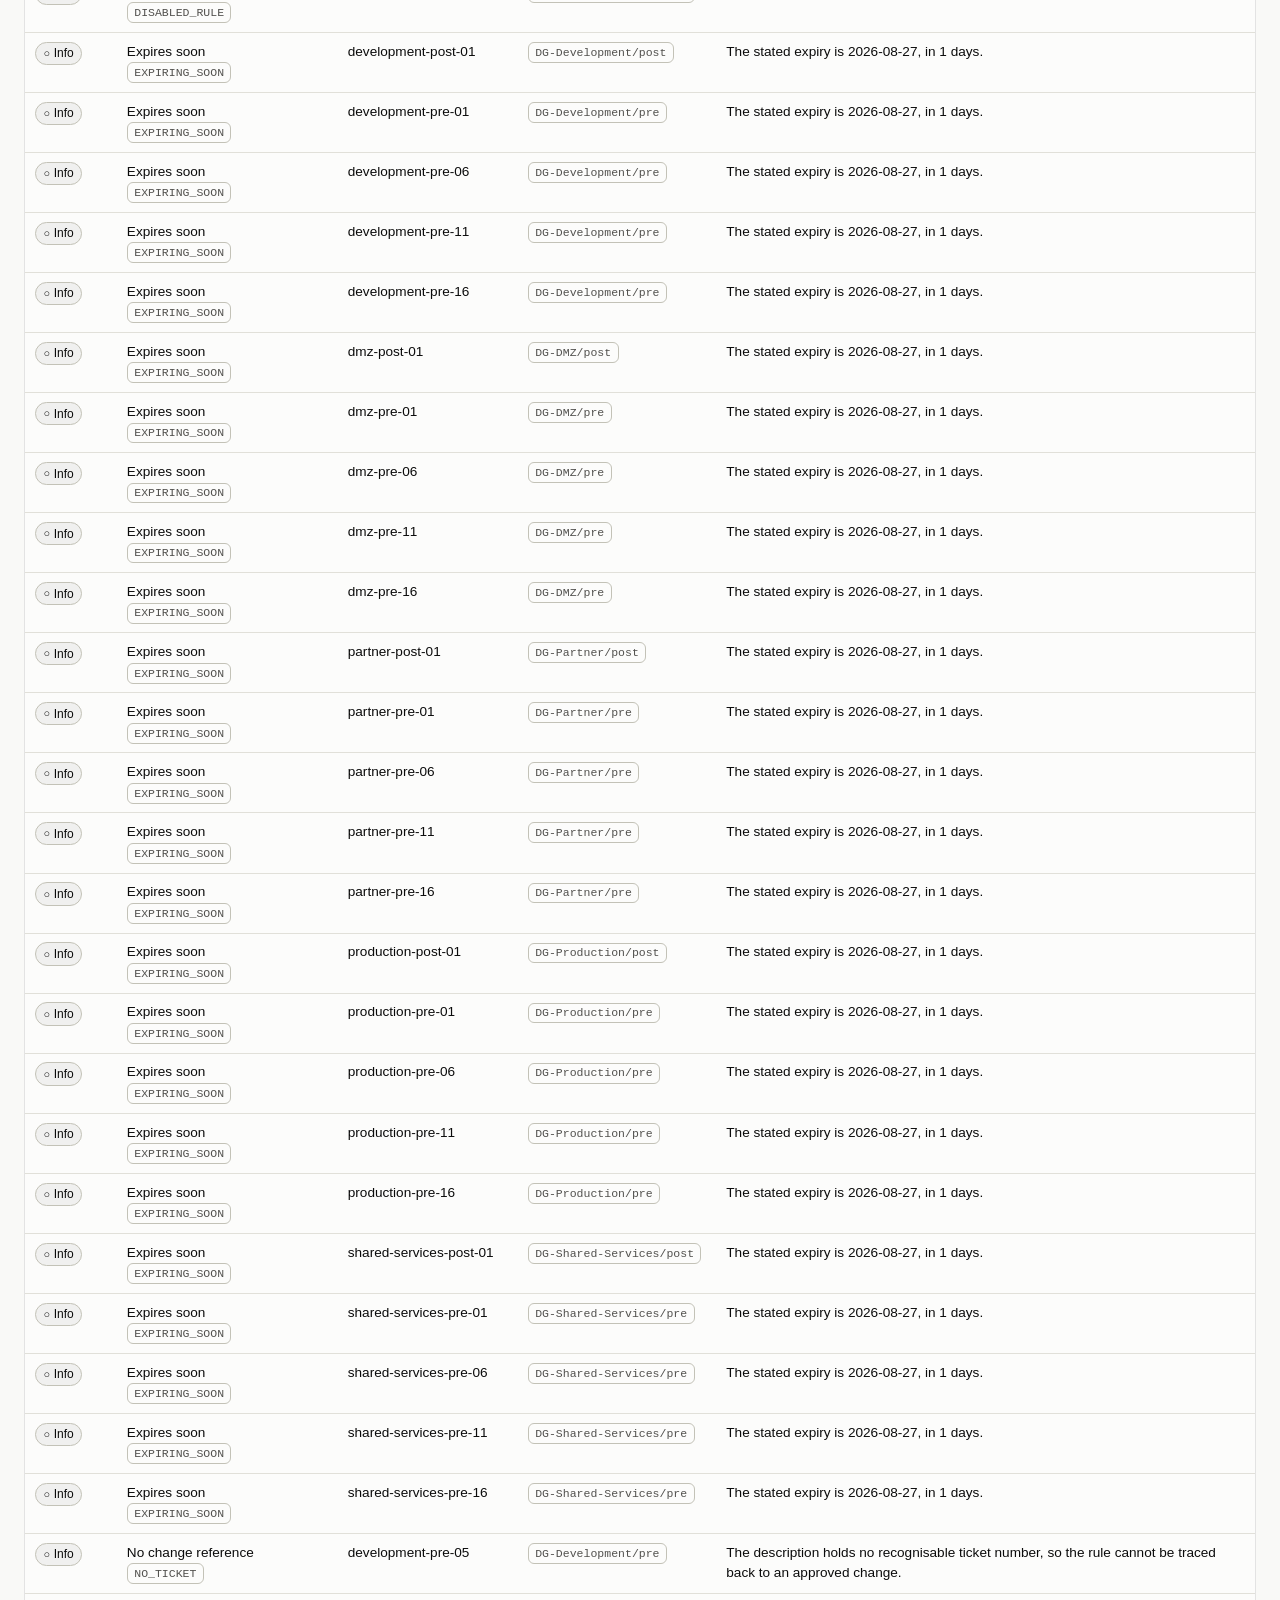
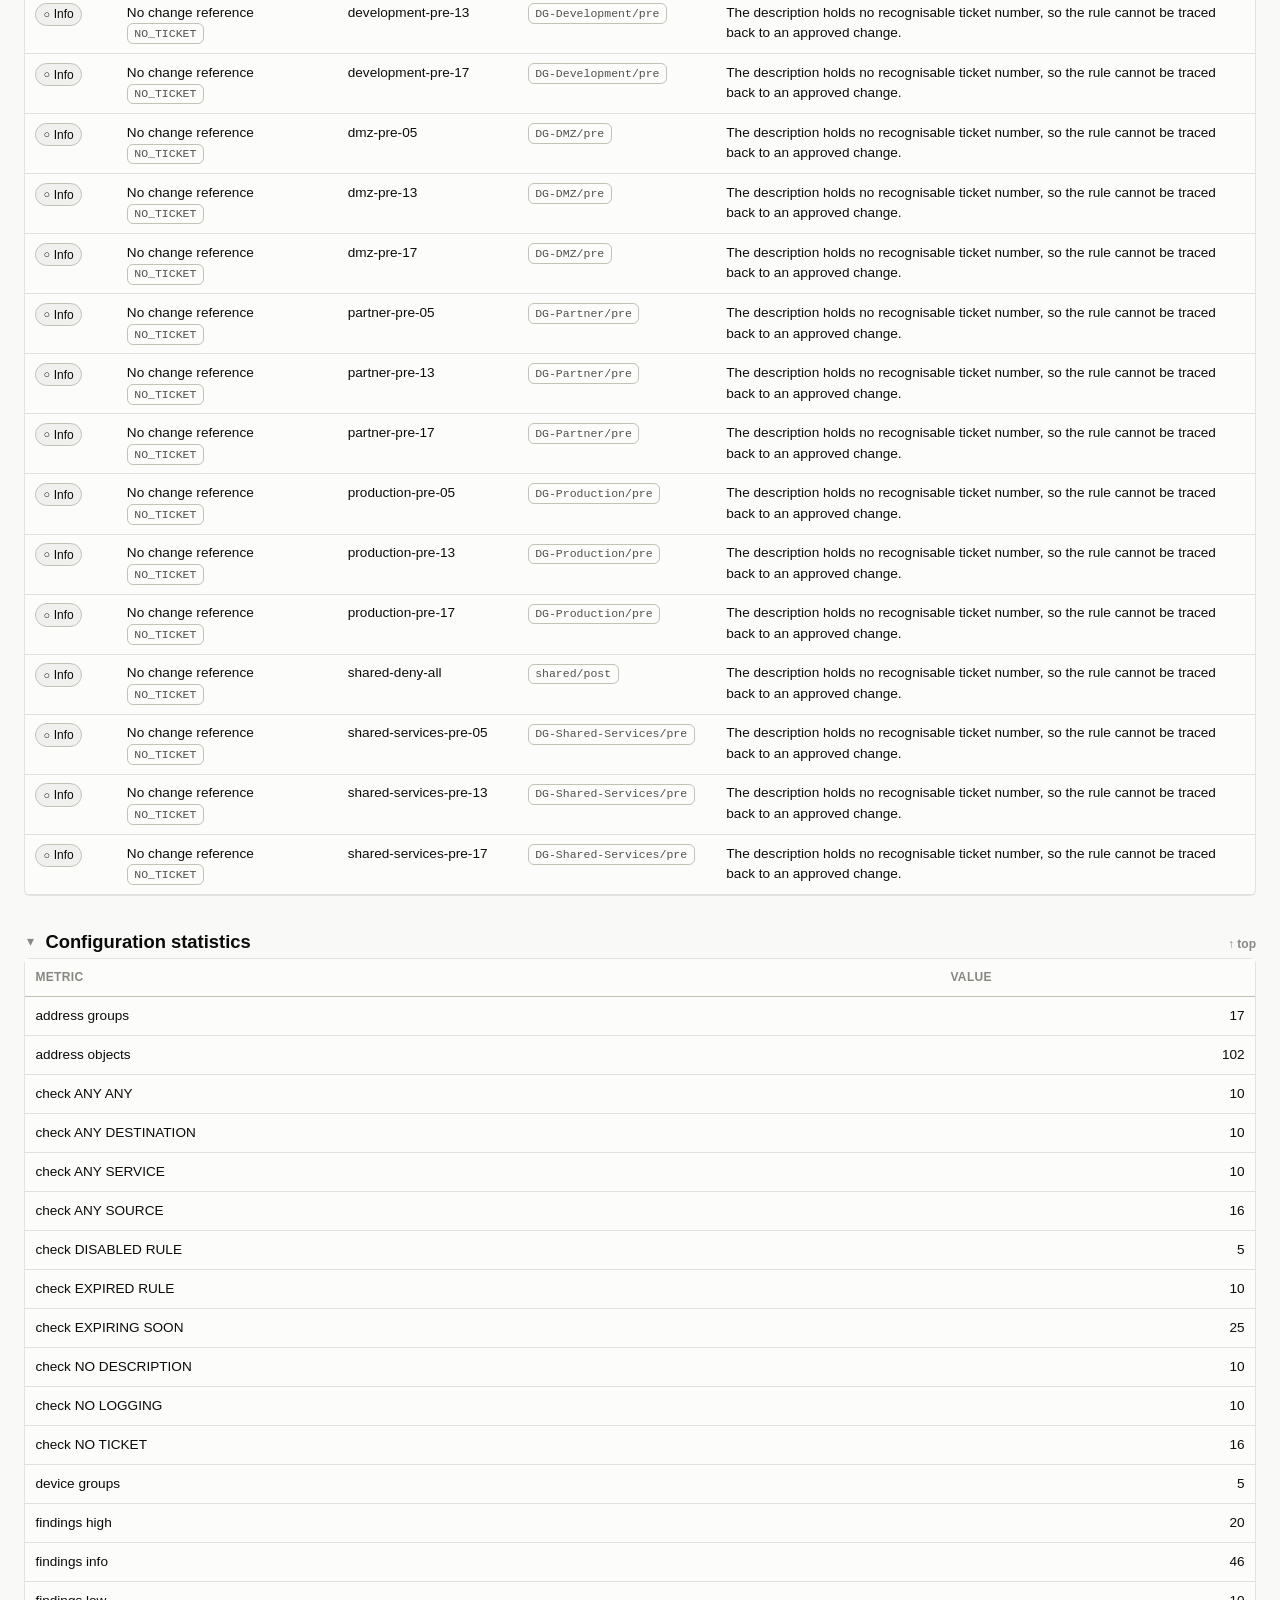
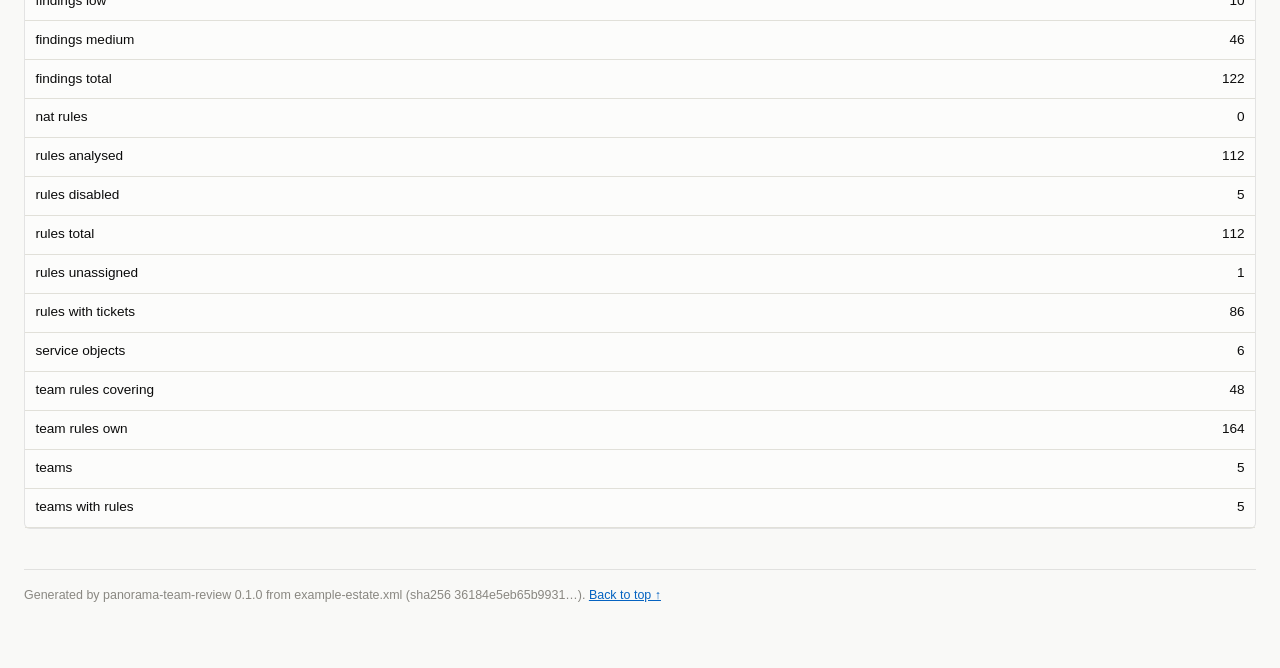
<file: example/reports/00_OVERVIEW_all-teams.html>
<!doctype html>
<html lang="en">
<head>
<meta charset="utf-8">
<meta name="viewport" content="width=device-width, initial-scale=1">
<title>Firewall Rule Review — Overview across all teams</title>
<style>/* Report styling.
 *
 * Colour is used for status only, never as the sole carrier of meaning: every
 * severity and direction badge pairs its colour with an icon and a word, so the
 * report stays readable in greyscale print, in forced-colours mode, and for
 * readers with colour vision deficiency.
 *
 * Status steps and ink tokens follow a validated palette; both light and dark
 * are stepped deliberately rather than flipped.
 */

:root {
  --surface: #fcfcfb;
  --plane: #f9f9f7;
  --ink: #0b0b0b;
  --ink-secondary: #52514e;
  --ink-muted: #898781;
  --grid: #e1e0d9;
  --baseline: #c3c2b7;
  --border: rgba(11, 11, 11, 0.10);

  --status-critical: #d03b3b;
  --status-serious: #ec835a;
  --status-warning: #fab219;
  --status-good: #0ca30c;

  --tint-critical: rgba(208, 59, 59, 0.10);
  --tint-serious: rgba(236, 131, 90, 0.12);
  --tint-warning: rgba(250, 178, 25, 0.14);
  --tint-neutral: rgba(137, 135, 129, 0.10);

  --accent: #1f3864;
  --link: #0563c1;

  --radius: 6px;
  --gap: 1rem;
}

/* Dark mode is a deliberate second set of steps, not an inversion of the first.
 *
 * The same complete set is applied twice: once for viewers whose system asks
 * for dark, and once for viewers who pressed the theme button. Both must carry
 * *every* token -- an earlier version listed only the surfaces here, which left
 * the light-surface status tints on a dark background where they were nearly
 * invisible.
 *
 * The :not([data-theme="light"]) guard is what lets the button override a dark
 * system preference; without it the toggle would only work in one direction. */
@media (prefers-color-scheme: dark) {
  :root:not([data-theme="light"]) {
    --surface: #1a1a19;
    --plane: #0d0d0d;
    --ink: #ffffff;
    --ink-secondary: #c3c2b7;
    --ink-muted: #898781;
    --grid: #2c2c2a;
    --baseline: #383835;
    --border: rgba(255, 255, 255, 0.10);
    --tint-critical: rgba(208, 59, 59, 0.22);
    --tint-serious: rgba(236, 131, 90, 0.20);
    --tint-warning: rgba(250, 178, 25, 0.18);
    --tint-neutral: rgba(195, 194, 183, 0.10);
    --accent: #93b4ea;
    --link: #7fb4f5;
  }
}

:root[data-theme="dark"] {
  --surface: #1a1a19;
  --plane: #0d0d0d;
  --ink: #ffffff;
  --ink-secondary: #c3c2b7;
  --ink-muted: #898781;
  --grid: #2c2c2a;
  --baseline: #383835;
  --border: rgba(255, 255, 255, 0.10);
  --tint-critical: rgba(208, 59, 59, 0.22);
  --tint-serious: rgba(236, 131, 90, 0.20);
  --tint-warning: rgba(250, 178, 25, 0.18);
  --tint-neutral: rgba(195, 194, 183, 0.10);
  --accent: #93b4ea;
  --link: #7fb4f5;
}

* { box-sizing: border-box; }

body {
  margin: 0;
  padding: 0 0 4rem;
  background: var(--plane);
  color: var(--ink);
  font-family: -apple-system, BlinkMacSystemFont, "Segoe UI", "Noto Sans", Helvetica, Arial, sans-serif;
  font-size: 14px;
  line-height: 1.5;
}

.wrap {
  max-width: 1500px;
  margin: 0 auto;
  padding: 0 1.5rem;
}

/* --- header ------------------------------------------------------------- */

/* The header stays at the top of the window. Once a three-hundred-row table
 * has scrolled the title away there is nothing left saying whose report this
 * is, which matters most when several are open side by side. It shrinks to one
 * line as soon as the page moves, so the cost is a few pixels rather than a
 * banner permanently occupying a fifth of the screen. */
header.report {
  position: sticky;
  top: 0;
  z-index: 30;
  background: var(--surface);
  border-bottom: 1px solid var(--border);
  padding: 1.75rem 0 1rem;
  margin-bottom: 1.5rem;
  transition: padding 0.15s ease;
}

header.report h1 {
  margin: 0 0 0.25rem;
  font-size: 1.6rem;
  letter-spacing: -0.01em;
  transition: font-size 0.15s ease;
}

header.report .subject {
  font-size: 1.05rem;
  color: var(--ink-secondary);
  margin-bottom: 0.75rem;
}

header.report.compact { padding: 0.5rem 0 0.4rem; }
header.report.compact h1 { font-size: 1rem; display: inline; margin-right: 0.6rem; }
header.report.compact .subject { display: inline; font-size: 0.9rem; margin-bottom: 0; }
header.report.compact .provenance { display: none; }
header.report.compact .siblings { display: none; }
header.report.compact nav.jump { margin-top: 0.35rem; }

.provenance {
  font-size: 0.8rem;
  color: var(--ink-muted);
  display: flex;
  flex-wrap: wrap;
  gap: 0.25rem 1.25rem;
}

.provenance b { font-weight: 600; color: var(--ink-secondary); }

/* --- the same document, in its other formats ----------------------------- */

/* One review is four files: a page, a PDF, a workbook, a JSON record. The links
 * between them are deliberately quiet -- small outlined pills under the title,
 * never a toolbar. Nobody opens a report in order to change its format; they do
 * it afterwards, to forward what they just read. */

.siblings {
  display: flex;
  flex-wrap: wrap;
  align-items: center;
  gap: 0.4rem 0.75rem;
  margin-top: 0.6rem;
}

.formats {
  display: inline-flex;
  flex-wrap: wrap;
  align-items: center;
  gap: 0.3rem;
}

.formats-label { font-size: 0.78rem; color: var(--ink-muted); }

a.format {
  font-size: 0.78rem;
  padding: 0.1rem 0.5rem;
  border: 1px solid var(--baseline);
  border-radius: var(--radius);
  text-decoration: none;
  color: var(--ink-secondary);
  white-space: nowrap;
}

a.format:hover { border-color: var(--link); color: var(--link); }

/* --- jump navigation ----------------------------------------------------- */

nav.jump {
  display: flex;
  flex-wrap: wrap;
  gap: 0.3rem 0.5rem;
  margin-top: 0.75rem;
}

nav.jump a {
  font-size: 0.78rem;
  padding: 0.15rem 0.5rem;
  border: 1px solid var(--baseline);
  border-radius: 999px;
  text-decoration: none;
  color: var(--ink-secondary);
  white-space: nowrap;
}

nav.jump a:hover { border-color: var(--accent); color: var(--accent); }

/* Anchors have to clear the sticky header, or a jump link lands with its
 * heading hidden behind it. */
section.block, h2.part { scroll-margin-top: calc(var(--header-h, 5rem) + 1rem); }

/* --- stat tiles --------------------------------------------------------- */

.tiles {
  display: grid;
  grid-template-columns: repeat(auto-fit, minmax(150px, 1fr));
  gap: 0.75rem;
  margin-bottom: 1.5rem;
}

.tile {
  background: var(--surface);
  border: 1px solid var(--border);
  border-radius: var(--radius);
  padding: 0.9rem 1rem;
  position: relative;
  display: block;
}

/* A tile that counts something links to the section holding it. */
a.tile { text-decoration: none; color: inherit; }
a.tile:hover { border-color: var(--accent); }
a.tile:hover .value { color: var(--accent); }

.tile-go {
  position: absolute;
  top: 0.6rem;
  right: 0.7rem;
  font-size: 0.8rem;
  color: var(--ink-muted);
}

a.tile:hover .tile-go { color: var(--accent); }

.tile .value {
  font-size: 1.9rem;
  font-weight: 600;
  line-height: 1.1;
  font-variant-numeric: tabular-nums;
}

.tile .label {
  font-size: 0.78rem;
  color: var(--ink-muted);
  text-transform: uppercase;
  letter-spacing: 0.04em;
  margin-top: 0.2rem;
}

.tile .hint { font-size: 0.78rem; color: var(--ink-secondary); margin-top: 0.35rem; }
.tile.critical { border-left: 3px solid var(--status-critical); }
.tile.serious  { border-left: 3px solid var(--status-serious); }

/* --- callouts ----------------------------------------------------------- */

.callout {
  background: var(--surface);
  border: 1px solid var(--border);
  border-left: 3px solid var(--accent);
  border-radius: var(--radius);
  padding: 0.9rem 1.1rem;
  margin-bottom: 1.5rem;
}

.callout h2 { margin: 0 0 0.5rem; font-size: 0.95rem; }
.callout ul { margin: 0.3rem 0 0; padding-left: 1.1rem; }
.callout li { margin-bottom: 0.2rem; }
.callout.warn { border-left-color: var(--status-warning); }

/* --- controls ----------------------------------------------------------- */

/* Deliberately not sticky. The row worth keeping on screen while reading a
 * three-hundred-row table is the one naming the columns, not the filter box --
 * a filter is set once and then left alone, and two stacked bars eat the space
 * the table header needs. */
.controls {
  z-index: 20;
  background: var(--plane);
  padding: 0.75rem 0;
  border-bottom: 1px solid var(--border);
  display: flex;
  flex-wrap: wrap;
  gap: 0.5rem;
  align-items: center;
  margin-bottom: 1rem;
}

.controls input[type="search"] {
  flex: 1 1 260px;
  min-width: 200px;
  padding: 0.45rem 0.7rem;
  border: 1px solid var(--baseline);
  border-radius: var(--radius);
  background: var(--surface);
  color: var(--ink);
  font-size: 0.9rem;
}

.controls button {
  padding: 0.4rem 0.75rem;
  border: 1px solid var(--baseline);
  border-radius: var(--radius);
  background: var(--surface);
  color: var(--ink-secondary);
  cursor: pointer;
  font-size: 0.85rem;
}

.controls button[aria-pressed="true"] {
  background: var(--accent);
  border-color: var(--accent);
  color: #fff;
}

.controls .spacer { flex: 1 1 auto; }
.controls .count { font-size: 0.85rem; color: var(--ink-muted); }

/* The address lookup answers into this. It is empty until something is typed:
 * an empty result table under an empty box reads as "no team owns anything". */
.lookup-results:empty { display: none; }
.lookup-results { margin-top: 0.75rem; }
.lookup-results .lede { margin: 0.25rem 0 0; }

/* --- parts -------------------------------------------------------------- */

/* The report is split into two parts that ask different things of the reader:
 * rules that are the team's to decide on, and rules that merely cover them.
 * The heading has to be unmistakably heavier than a section heading, or the
 * distinction reads as one more table among the others. */

h2.part {
  font-size: 1.35rem;
  margin: 2.5rem 0 0.15rem;
  padding-top: 1.1rem;
  border-top: 2px solid var(--baseline);
  display: flex;
  align-items: baseline;
  gap: 0.5rem;
}

p.part-lede {
  color: var(--ink-secondary);
  font-size: 0.95rem;
  margin: 0 0 1.25rem;
}

/* --- sections and tables ------------------------------------------------ */

section.block { margin-bottom: 2rem; }

section.block > h2 {
  font-size: 1.15rem;
  margin: 0 0 0.15rem;
  display: flex;
  align-items: baseline;
  gap: 0.5rem;
}

/* --- collapsible sections ------------------------------------------------ */

h2.section-head {
  display: flex;
  align-items: baseline;
  gap: 0.5rem;
  font-size: 1.15rem;
  margin: 0 0 0.15rem;
}

button.collapse {
  background: none;
  border: none;
  color: var(--ink-muted);
  cursor: pointer;
  padding: 0 0.2rem;
  font-size: 0.9rem;
  line-height: 1;
  align-self: center;
}

button.collapse:hover { color: var(--ink); }
.chevron { display: inline-block; transition: transform 0.15s ease; }
h2.section-head.collapsed .chevron { transform: rotate(-90deg); }

.section-title { flex: 0 1 auto; }

a.to-top {
  margin-left: auto;
  font-size: 0.75rem;
  color: var(--ink-muted);
  text-decoration: none;
  white-space: nowrap;
}

a.to-top:hover { color: var(--accent); }

section.block > .lede {
  color: var(--ink-secondary);
  font-size: 0.88rem;
  margin: 0 0 0.75rem;
}

.count-badge {
  font-size: 0.8rem;
  font-weight: 500;
  color: var(--ink-muted);
  font-variant-numeric: tabular-nums;
}

/* No overflow, and that is the whole point.
 *
 * `overflow-x: auto` forces `overflow-y` to `auto` as well, which makes this
 * element a scroll container -- and a sticky table header sticks to its nearest
 * scroll container, not to the window. Since this box has no height limit it
 * never scrolls vertically, so the header row had nothing to stick to and
 * scrolled away with the rest of the table. Leaving the page as the scrollport
 * is what makes the column names stay put.
 *
 * A rule table compresses to about 995px before its cells stop wrapping.
 * Narrower than that the page itself scrolls sideways, which is the deliberate
 * choice: an earlier version handed the overflow back to this element below
 * 1080px, and every reader in a half-width window or at 175% zoom lost the
 * column names without being told why. Keeping them is worth a horizontal
 * scrollbar on a window too narrow for the table anyway. */
.table-scroll {
  background: var(--surface);
  border: 1px solid var(--border);
  border-radius: var(--radius);
}

/* The asset and object lists sit above the rules, where they answer "is this
 * report even about the right networks?" -- but an inventory generated from a
 * network plan runs to hundreds of entries, and at full height it becomes a
 * wall the reader has to scroll past before reaching a single rule. Capping it
 * keeps the whole list available and the page navigable. This one *is* its own
 * scrollport, so its header sticks to the top of the box instead. */
.table-scroll.capped { max-height: 26rem; overflow-y: auto; }

/* Wide content must not push the page sideways *above* the width at which the
 * table stops fitting, so the wrapper is allowed to shrink with it. */
.wrap { min-width: 0; }

table {
  width: 100%;
  border-collapse: collapse;
  font-size: 0.85rem;
}

/* The column names follow the reader down the table. --header-h is the height
 * of the sticky page header, measured by the page itself; without the offset
 * the header row would slide underneath it. It defaults to zero so that a page
 * with no sticky header of its own -- the cross-team overview -- pins the
 * column names to the top of the window rather than to thin air. */
thead th {
  position: sticky;
  top: var(--header-h, 0px);
  z-index: 5;
  background: var(--surface);
  text-align: left;
  font-weight: 600;
  font-size: 0.75rem;
  text-transform: uppercase;
  letter-spacing: 0.03em;
  color: var(--ink-muted);
  padding: 0.6rem 0.65rem;
  border-bottom: 1px solid var(--baseline);
  /* The line and the lift both matter. `border-collapse: collapse` hands the
   * bottom border to whichever cell wins the collapse, so a scrolled-under row
   * can take it and leave the header welded to the first line of data -- which
   * is exactly how it looked. The first shadow redraws the rule unconditionally;
   * the second casts the header over the rows passing beneath it, so it reads
   * as a bar floating above the table instead of a row inside it. */
  box-shadow: 0 1px 0 var(--baseline), 0 6px 8px -6px rgba(0, 0, 0, 0.25);
  white-space: nowrap;
}

/* Inside a box that scrolls on its own -- the capped lists, and every table
 * once the viewport is too narrow for the columns -- the header sticks to that
 * box, so the page-header offset would push it down over the first rows. */
.table-scroll.capped thead th { top: 0; }

tbody td {
  padding: 0.55rem 0.65rem;
  border-bottom: 1px solid var(--grid);
  vertical-align: top;
}

tbody tr.rule-row:hover { background: var(--tint-neutral); }
tbody tr.disabled td { color: var(--ink-muted); font-style: italic; }
tbody tr.detail-row > td { background: var(--plane); padding: 0.9rem 1rem; }

/* --- policy blocks ------------------------------------------------------ */

/* Rules are grouped into the blocks the firewall evaluates as a unit, in the
 * order it evaluates them. The heading row carries the block's position, the
 * firewalls it reaches, and how many rules it holds in total -- the last one
 * being what tells a reader that rules they are not shown sit between the
 * ones they are. */

tbody tr.scope-row > td {
  background: var(--plane);
  border-top: 2px solid var(--baseline);
  border-bottom: 1px solid var(--baseline);
  padding: 0.5rem 0.65rem;
  font-size: 0.82rem;
}

tbody tr.scope-row:first-child > td { border-top: none; }

.scope-step {
  display: inline-block;
  min-width: 1.4rem;
  height: 1.4rem;
  line-height: 1.4rem;
  text-align: center;
  border-radius: 999px;
  background: var(--accent);
  color: var(--surface);
  font-size: 0.72rem;
  font-weight: 600;
  margin-right: 0.5rem;
  font-variant-numeric: tabular-nums;
}

.scope-title { font-weight: 600; margin-right: 0.6rem; }
.scope-reach { color: var(--ink-secondary); margin-right: 0.6rem; }
.scope-count { color: var(--ink-muted); font-size: 0.78rem; }

td.pos {
  color: var(--ink-muted);
  font-size: 0.78rem;
  width: 3.5rem;
}

.why {
  margin-top: 0.6rem;
  padding-top: 0.5rem;
  border-top: 1px solid var(--grid);
  font-size: 0.8rem;
  color: var(--ink-secondary);
}

td.addr, td.svc {
  font-family: ui-monospace, SFMono-Regular, "SF Mono", Menlo, Consolas, monospace;
  font-size: 0.8rem;
  max-width: 340px;
  word-break: break-word;
}

/* --- object names, addresses behind them --------------------------------- */

/* A cell of resolved addresses is unreadable to everyone outside the network
 * team and is not what a change request cites. The object name leads; the
 * addresses live in the tooltip. The dotted underline is what says a tooltip
 * is there -- without it nobody hovers. */
td.objs {
  max-width: 320px;
  word-break: break-word;
  font-size: 0.82rem;
}

.named {
  border-bottom: 1px dotted var(--baseline);
  cursor: help;
}

.named:hover { border-bottom-color: var(--accent); color: var(--accent); }

.literal {
  font-family: ui-monospace, SFMono-Regular, "SF Mono", Menlo, Consolas, monospace;
  font-size: 0.78rem;
}

.more { color: var(--ink-muted); font-size: 0.78rem; }

td.name { font-weight: 500; min-width: 180px; }
td.num { text-align: right; font-variant-numeric: tabular-nums; white-space: nowrap; }

.toggle {
  background: none;
  border: none;
  color: var(--link);
  cursor: pointer;
  padding: 0;
  font-size: 0.8rem;
  text-decoration: underline;
}

/* --- badges: colour is always paired with an icon and a word ------------- */

.badge {
  display: inline-flex;
  align-items: center;
  gap: 0.3em;
  padding: 0.1rem 0.45rem;
  border-radius: 999px;
  font-size: 0.75rem;
  font-weight: 500;
  white-space: nowrap;
  border: 1px solid transparent;
}

.badge .icon { font-size: 0.9em; line-height: 1; }

.sev-high     { background: var(--tint-critical); border-color: var(--status-critical); }
.sev-medium   { background: var(--tint-serious);  border-color: var(--status-serious); }
.sev-low      { background: var(--tint-warning);  border-color: var(--status-warning); }
.sev-info     { background: var(--tint-neutral);  border-color: var(--baseline); }

/* A rule that blocks traffic must not read like one that permits it. This is
 * the one badge that is loud on purpose. */
.action-block {
  background: var(--tint-critical);
  border-color: var(--status-critical);
  font-weight: 600;
  text-transform: uppercase;
  letter-spacing: 0.02em;
}

.dir-inbound  { background: var(--tint-neutral); border-color: var(--baseline); }
.dir-outbound { background: var(--tint-neutral); border-color: var(--baseline); }
.dir-internal { background: var(--tint-neutral); border-color: var(--baseline); }
.dir-related  { background: var(--tint-neutral); border-color: var(--baseline); }

.pill {
  display: inline-block;
  padding: 0.05rem 0.4rem;
  border: 1px solid var(--baseline);
  border-radius: var(--radius);
  font-size: 0.72rem;
  color: var(--ink-secondary);
  margin-right: 0.25rem;
  white-space: nowrap;
}

.pill.mono { font-family: ui-monospace, Menlo, Consolas, monospace; }

a { color: var(--link); }
a.ticket { font-weight: 500; white-space: nowrap; }

/* --- detail panel ------------------------------------------------------- */

.detail-grid {
  display: grid;
  grid-template-columns: repeat(auto-fit, minmax(260px, 1fr));
  gap: 0.9rem 1.5rem;
}

.detail-grid dt {
  font-size: 0.72rem;
  text-transform: uppercase;
  letter-spacing: 0.03em;
  color: var(--ink-muted);
  margin-bottom: 0.15rem;
}

.detail-grid dd {
  margin: 0 0 0.6rem;
  font-size: 0.85rem;
  word-break: break-word;
}

.detail-grid dd.mono {
  font-family: ui-monospace, Menlo, Consolas, monospace;
  font-size: 0.8rem;
}

/* A rule description is a change log, one entry per line. Collapsing the line
 * breaks makes the ticket from one entry read as though it belonged to the
 * date of the next. */
.detail-grid dd.pre { white-space: pre-wrap; }

.finding-item {
  border-left: 3px solid var(--baseline);
  padding: 0.35rem 0 0.35rem 0.7rem;
  margin-bottom: 0.5rem;
}

.finding-item.high   { border-left-color: var(--status-critical); }
.finding-item.medium { border-left-color: var(--status-serious); }
.finding-item.low    { border-left-color: var(--status-warning); }

.finding-item .rec { color: var(--ink-secondary); font-size: 0.82rem; }

.empty {
  padding: 1.1rem;
  text-align: center;
  color: var(--ink-muted);
  background: var(--surface);
  border: 1px dashed var(--baseline);
  border-radius: var(--radius);
  font-size: 0.88rem;
}

footer.report {
  margin-top: 2.5rem;
  padding-top: 1rem;
  border-top: 1px solid var(--border);
  font-size: 0.78rem;
  color: var(--ink-muted);
}

.hidden { display: none !important; }

@media print {
  .controls, .toggle { display: none !important; }
  body { background: #fff; color: #000; font-size: 10pt; }
  .table-scroll { overflow: visible; border: none; }
  tbody tr { page-break-inside: avoid; }
  section.block { page-break-before: auto; }
}

/* Sub-headings inside a section, for a check that reports two distinct kinds
 * of finding under one roof. */
h3.gap-head {
  display: flex;
  align-items: baseline;
  gap: 0.5rem;
  font-size: 0.98rem;
  margin: 1.4rem 0 0.15rem;
}
</style>
</head>
<body>
<a id="top"></a>

<header class="report" id="page-header">
  <div class="wrap">
    <h1>Firewall Rule Review</h1>
    <div class="subject">Overview across all teams · Example Corp</div>
    <div class="provenance">
      <span><b>Configuration:</b> example-estate.xml</span>
<span><b>Backup from:</b> 2026-08-26 23:14</span>      <span><b>Generated:</b> 2026-08-26 23:14</span>
<span><b>PAN-OS:</b> 11.1.0</span>      <span><b>Tool:</b> panorama-team-review 0.1.0</span>
    </div>

    <div class="siblings">
      <a class="format" href="index.html">Index of this run</a>
      <span class="formats"><span class="formats-label">This overview as</span><a class="format" href="00_OVERVIEW_all-teams.pdf">PDF</a><a class="format" href="00_OVERVIEW_all-teams.xlsx">Excel</a><a class="format" href="00_OVERVIEW_all-teams.json.gz">JSON</a></span>

    </div>

    <nav class="jump" aria-label="Sections of this report">
      <a href="#s-lookup">Find a network</a>
      <a href="#s-teams">Teams</a>
<a href="#s-scopes">Policy blocks</a><a href="#s-unassigned">Rules without an owner</a><a href="#s-findings">All findings</a>      <a href="#s-stats">Statistics</a>
    </nav>
  </div>
</header>

<div class="wrap">

  <div class="tiles">
    <div class="tile ">
  <div class="value">112</div>
  <div class="label">Rules analysed</div>
</div>

    <a class="tile " href="#s-teams">
  <div class="value">5</div>
  <div class="label">Teams with rules</div>
<div class="hint">5 teams in the inventory</div>  <span class="tile-go" aria-hidden="true">↓</span>
</a>

    <a class="tile serious" href="#s-unassigned">
  <div class="value">1</div>
  <div class="label">Without an owner</div>
<div class="hint">Inventory gaps, not unimportant rules</div>  <span class="tile-go" aria-hidden="true">↓</span>
</a>

    <a class="tile critical" href="#s-findings">
  <div class="value">20</div>
  <div class="label">High findings</div>
  <span class="tile-go" aria-hidden="true">↓</span>
</a>

    <a class="tile " href="#s-findings">
  <div class="value">122</div>
  <div class="label">Findings total</div>
  <span class="tile-go" aria-hidden="true">↓</span>
</a>

  </div>

  <div class="callout warn">
    <h2>Notes from this run</h2>
    <ul><li>asset 10.20.1.7/32 of team &#39;reporting&#39; overlaps 10.20.0.0/16 of team &#39;payments&#39;</li></ul>
  </div>

  <section class="block" id="s-lookup">
    <h2 class="section-head">
  <button class="collapse" data-collapse="lookup" aria-expanded="true"
          aria-controls="s-lookup" title="Collapse or expand this section">
    <span class="chevron" aria-hidden="true">▾</span>
  </button>
  <span class="section-title">Which team owns a network?</span>
  <a class="to-top" href="#top" title="Back to the top of the report">↑ top</a>
</h2>

    <div class="collapsible" data-body="lookup">
      <p class="lede">
        Type an address or a CIDR — <span class="mono">10.243.48.0/25</span>, or a single host —
        and every team whose inventory meets it is listed. A wider mask meets more of them, and
        all are shown: a <span class="mono">/16</span> spanning eight accounts names eight teams,
        which is the honest answer to who has to be asked.
      </p>
      <div class="controls">
        <input type="search" id="net-lookup" autocomplete="off" spellcheck="false"
               placeholder="10.243.48.0/25 · 10.243.48.17 · 2001:db8:1::/48"
               aria-label="Find the team a network belongs to">
        <button id="net-clear">Clear</button>
        <span class="spacer"></span>
        <span class="count" id="net-count"></span>
      </div>
      <div id="net-results" class="lookup-results" aria-live="polite"
           data-unassigned="#s-unassigned"></div>
    </div>
  </section>

  <section class="block" id="s-teams">
    <h2 class="section-head">
  <button class="collapse" data-collapse="teams" aria-expanded="true"
          aria-controls="s-teams" title="Collapse or expand this section">
    <span class="chevron" aria-hidden="true">▾</span>
  </button>
  <span class="section-title">Teams</span>
<span class="count-badge">5</span>  <a class="to-top" href="#top" title="Back to the top of the report">↑ top</a>
</h2>

    <div class="collapsible" data-body="teams">
      <p class="lede">
        One report was produced per team. <em>Own</em> counts the rules written for that team's
        address space — the review workload. <em>Also covers</em> counts the estate-wide rules that
        include them without being theirs; those carry no findings in a team's report, because the
        team cannot act on them. They are all in <em>All findings</em> below, which is this team's
        list, not theirs.
      </p>
      <div class="table-scroll">
        <table>
          <thead><tr>
            <th>Team</th><th>Contact</th><th>Networks</th>
            <th class="num">Inbound</th><th class="num">Outbound</th><th class="num">Both ends</th>
            <th class="num">No direction</th><th class="num">Own total</th>
            <th class="num">Also covers</th><th class="num">Findings</th><th>Worst</th>
            <th>Report</th>
          </tr></thead>
          <tbody>
            <tr>
              <td class="name">
<a href="platform_firewall-review.html">Platform Services</a>                <br><span class="pill mono">platform</span>
              </td>
              <td>platform@example.com</td>
              <td class="num">2</td>
              <td class="num">15</td>
              <td class="num">14</td>
              <td class="num">21</td>
              <td class="num">19</td>
              <td class="num">69</td>
              <td class="num">9</td>
              <td class="num">67</td>
              <td><span class="badge sev-high"><span class="icon" aria-hidden="true">▲</span>High</span>              </td>
              <td><span class="formats"><a class="format" href="platform_firewall-review.html">HTML</a><a class="format" href="platform_firewall-review.pdf">PDF</a><a class="format" href="platform_firewall-review.xlsx">Excel</a><a class="format" href="platform_firewall-review.json.gz">JSON</a></span>
</td>
            </tr>
            <tr>
              <td class="name">
<a href="payments_firewall-review.html">Payments Platform</a>                <br><span class="pill mono">payments</span>
              </td>
              <td>payments@example.com</td>
              <td class="num">2</td>
              <td class="num">3</td>
              <td class="num">10</td>
              <td class="num">7</td>
              <td class="num">33</td>
              <td class="num">53</td>
              <td class="num">5</td>
              <td class="num">61</td>
              <td><span class="badge sev-high"><span class="icon" aria-hidden="true">▲</span>High</span>              </td>
              <td><span class="formats"><a class="format" href="payments_firewall-review.html">HTML</a><a class="format" href="payments_firewall-review.pdf">PDF</a><a class="format" href="payments_firewall-review.xlsx">Excel</a><a class="format" href="payments_firewall-review.json.gz">JSON</a></span>
</td>
            </tr>
            <tr>
              <td class="name">
<a href="dmz_firewall-review.html">DMZ Operations</a>                <br><span class="pill mono">dmz</span>
              </td>
              <td>dmz@example.com</td>
              <td class="num">1</td>
              <td class="num">3</td>
              <td class="num">10</td>
              <td class="num">7</td>
              <td class="num">0</td>
              <td class="num">20</td>
              <td class="num">10</td>
              <td class="num">18</td>
              <td><span class="badge sev-high"><span class="icon" aria-hidden="true">▲</span>High</span>              </td>
              <td><span class="formats"><a class="format" href="dmz_firewall-review.html">HTML</a><a class="format" href="dmz_firewall-review.pdf">PDF</a><a class="format" href="dmz_firewall-review.xlsx">Excel</a><a class="format" href="dmz_firewall-review.json.gz">JSON</a></span>
</td>
            </tr>
            <tr>
              <td class="name">
<a href="development_firewall-review.html">Development</a>                <br><span class="pill mono">development</span>
              </td>
              <td>dev@example.com</td>
              <td class="num">1</td>
              <td class="num">3</td>
              <td class="num">10</td>
              <td class="num">7</td>
              <td class="num">0</td>
              <td class="num">20</td>
              <td class="num">10</td>
              <td class="num">18</td>
              <td><span class="badge sev-high"><span class="icon" aria-hidden="true">▲</span>High</span>              </td>
              <td><span class="formats"><a class="format" href="development_firewall-review.html">HTML</a><a class="format" href="development_firewall-review.pdf">PDF</a><a class="format" href="development_firewall-review.xlsx">Excel</a><a class="format" href="development_firewall-review.json.gz">JSON</a></span>
</td>
            </tr>
            <tr>
              <td class="name">
<a href="reporting_firewall-review.html">Reporting Service</a>                <br><span class="pill mono">reporting</span>
              </td>
              <td>reporting@example.com</td>
              <td class="num">1</td>
              <td class="num">0</td>
              <td class="num">0</td>
              <td class="num">2</td>
              <td class="num">0</td>
              <td class="num">2</td>
              <td class="num">14</td>
              <td class="num">2</td>
              <td><span class="badge sev-info"><span class="icon" aria-hidden="true">○</span>Info</span>              </td>
              <td><span class="formats"><a class="format" href="reporting_firewall-review.html">HTML</a><a class="format" href="reporting_firewall-review.pdf">PDF</a><a class="format" href="reporting_firewall-review.xlsx">Excel</a><a class="format" href="reporting_firewall-review.json.gz">JSON</a></span>
</td>
            </tr>
          </tbody>
        </table>
      </div>
    </div>
  </section>

  <section class="block" id="s-scopes">
    <h2 class="section-head">
  <button class="collapse" data-collapse="scopes" aria-expanded="true"
          aria-controls="s-scopes" title="Collapse or expand this section">
    <span class="chevron" aria-hidden="true">▾</span>
  </button>
  <span class="section-title">Policy blocks in evaluation order</span>
<span class="count-badge">12</span>  <a class="to-top" href="#top" title="Back to the top of the report">↑ top</a>
</h2>

    <div class="collapsible" data-body="scopes">
      <p class="lede">
        The order a firewall reads its policy in, derived from the device-group hierarchy: shared
        pre-rules, then each device group from the top of the hierarchy down, then the firewall's
        own rules, then post-rules the other way round. Every per-team report groups its rules into
        these blocks. Blocks from sibling device groups are never evaluated by the same firewall,
        so their relative order below is a stable listing rather than a sequence.
      </p>
      <div class="table-scroll">
        <table>
          <thead><tr><th class="num">Step</th><th>Block</th><th>Stage</th><th class="num">Rules</th><th>Applies to</th></tr></thead>
          <tbody>
            <tr>
              <td class="num">1</td>
              <td class="name">Shared — pre-rules<br><span class="pill mono">shared/pre</span></td>
              <td><span class="pill">pre</span></td>
              <td class="num">1</td>
              <td>all 5 firewalls managed by this Panorama</td>
            </tr>
            <tr>
              <td class="num">2</td>
              <td class="name">DG-DMZ — pre-rules<br><span class="pill mono">DG-DMZ/pre</span></td>
              <td><span class="pill">pre</span></td>
              <td class="num">20</td>
              <td>001901000003</td>
            </tr>
            <tr>
              <td class="num">3</td>
              <td class="name">DG-Production — pre-rules<br><span class="pill mono">DG-Production/pre</span></td>
              <td><span class="pill">pre</span></td>
              <td class="num">20</td>
              <td>001901000001</td>
            </tr>
            <tr>
              <td class="num">4</td>
              <td class="name">DG-Shared-Services — pre-rules<br><span class="pill mono">DG-Shared-Services/pre</span></td>
              <td><span class="pill">pre</span></td>
              <td class="num">20</td>
              <td>001901000000, 001901000002, 001901000004</td>
            </tr>
            <tr>
              <td class="num">5</td>
              <td class="name">DG-Development — pre-rules<br><span class="pill mono">DG-Development/pre</span></td>
              <td><span class="pill">pre</span></td>
              <td class="num">20</td>
              <td>001901000002</td>
            </tr>
            <tr>
              <td class="num">6</td>
              <td class="name">DG-Partner — pre-rules<br><span class="pill mono">DG-Partner/pre</span></td>
              <td><span class="pill">pre</span></td>
              <td class="num">20</td>
              <td>001901000004</td>
            </tr>
            <tr>
              <td class="num">7</td>
              <td class="name">DG-Development — post-rules<br><span class="pill mono">DG-Development/post</span></td>
              <td><span class="pill">post</span></td>
              <td class="num">2</td>
              <td>001901000002</td>
            </tr>
            <tr>
              <td class="num">8</td>
              <td class="name">DG-Partner — post-rules<br><span class="pill mono">DG-Partner/post</span></td>
              <td><span class="pill">post</span></td>
              <td class="num">2</td>
              <td>001901000004</td>
            </tr>
            <tr>
              <td class="num">9</td>
              <td class="name">DG-DMZ — post-rules<br><span class="pill mono">DG-DMZ/post</span></td>
              <td><span class="pill">post</span></td>
              <td class="num">2</td>
              <td>001901000003</td>
            </tr>
            <tr>
              <td class="num">10</td>
              <td class="name">DG-Production — post-rules<br><span class="pill mono">DG-Production/post</span></td>
              <td><span class="pill">post</span></td>
              <td class="num">2</td>
              <td>001901000001</td>
            </tr>
            <tr>
              <td class="num">11</td>
              <td class="name">DG-Shared-Services — post-rules<br><span class="pill mono">DG-Shared-Services/post</span></td>
              <td><span class="pill">post</span></td>
              <td class="num">2</td>
              <td>001901000000, 001901000002, 001901000004</td>
            </tr>
            <tr>
              <td class="num">12</td>
              <td class="name">Shared — post-rules<br><span class="pill mono">shared/post</span></td>
              <td><span class="pill">post</span></td>
              <td class="num">1</td>
              <td>all 5 firewalls managed by this Panorama</td>
            </tr>
          </tbody>
        </table>
      </div>
    </div>
  </section>

  <section class="block" id="s-unassigned">
    <h2 class="section-head">
  <button class="collapse" data-collapse="unassigned" aria-expanded="true"
          aria-controls="s-unassigned" title="Collapse or expand this section">
    <span class="chevron" aria-hidden="true">▾</span>
  </button>
  <span class="section-title">Rules without an owner</span>
<span class="count-badge">1</span>  <a class="to-top" href="#top" title="Back to the top of the report">↑ top</a>
</h2>

    <div class="collapsible" data-body="unassigned">
      <p class="lede">
        No team could be determined for these rules. In almost every case this means the asset
        inventory is incomplete rather than that the rules do not matter — this list is the best
        guide to what the inventory is still missing. Expand one to see the object names and what
        they resolve to, which is what says <em>whose</em> networks the inventory is missing.
      </p>
      <div class="table-scroll">
        <table>
          <thead><tr>
            <th>Rule</th><th>Location</th><th>Source</th><th>Destination</th>
            <th>Service</th><th>Ticket</th><th>Findings</th><th></th>
          </tr></thead>
          <tbody>
            <tr class="rule-row" data-index="u0">
              <td class="name">shared-deny-all <span class="badge action-block"><span class="icon" aria-hidden="true">⊘</span>deny</span>              </td>
              <td><span class="pill mono">shared/post</span></td>
              <td class="objs"><span class="literal">any</span></td>
              <td class="objs"><span class="literal">any</span></td>
              <td class="svc">any</td>
              <td></td>
              <td><span class="badge sev-info"><span class="icon" aria-hidden="true">○</span>Info</span> </td>
              <td><button class="toggle" data-toggle="u0" aria-expanded="false">details</button></td>
            </tr>
            <tr class="detail-row hidden" data-detail="u0">
              <td colspan="8"><dl class="detail-grid">
  <div>
    <dt>Source objects</dt>
    <dd class="mono">any</dd>
    <dt>Source resolves to</dt>
    <dd class="mono">any</dd>
  </div>
  <div>
    <dt>Destination objects</dt>
    <dd class="mono">any</dd>
    <dt>Destination resolves to</dt>
    <dd class="mono">any</dd>
  </div>
  <div>
    <dt>Zones</dt>
    <dd class="mono">any &rarr; any</dd>
    <dt>Service / ports</dt>
    <dd class="mono">any</dd>
    <dt>Applications</dt>
    <dd class="mono">any</dd>
  </div>
  <div>
    <dt>Action</dt>
    <dd><span class="badge action-block"><span class="icon" aria-hidden="true">⊘</span>deny</span> traffic does not pass</dd>
    <dt>Logging</dt>
    <dd>enabled</dd>
    <dt>Where it sits</dt>
    <dd>shared/post, position 1</dd>
  </div>
</dl>

<dl class="detail-grid"><div style="grid-column: 1 / -1">
  <dt>Description as configured</dt><dd class="pre">Explicit catch-all deny</dd>
</div></dl>



<div style="margin-top:0.6rem">
  <div class="finding-item info">
    <span class="badge sev-info"><span class="icon" aria-hidden="true">○</span>Info</span> <strong>No change reference</strong>
    <span class="pill mono">NO_TICKET</span>
    <div>The description holds no recognisable ticket number, so the rule cannot be traced back to an approved change.</div>
<div class="rec">Suggested action: Add the ticket reference to the description.</div>  </div>
</div>

</td>
            </tr>
          </tbody>
        </table>
      </div>
    </div>
  </section>


  <section class="block" id="s-findings">
    <h2 class="section-head">
  <button class="collapse" data-collapse="findings" aria-expanded="true"
          aria-controls="s-findings" title="Collapse or expand this section">
    <span class="chevron" aria-hidden="true">▾</span>
  </button>
  <span class="section-title">All findings</span>
<span class="count-badge">122</span>  <a class="to-top" href="#top" title="Back to the top of the report">↑ top</a>
</h2>

    <div class="collapsible" data-body="findings">
      <p class="lede">
        Every cleanup candidate across the estate, most significant first — including the ones on
        rules that merely cover a team, which are deliberately absent from the per-team reports
        because no owner could act on them. This is the firewall team's list.
      </p>
      <div class="table-scroll">
        <table>
          <thead><tr><th>Severity</th><th>Finding</th><th>Rule</th><th>Location</th><th>Detail</th></tr></thead>
          <tbody>
            <tr>
              <td><span class="badge sev-high"><span class="icon" aria-hidden="true">▲</span>High</span></td>
              <td>Permits any source to any destination<br><span class="pill mono">ANY_ANY</span></td>
              <td class="name">development-pre-04</td>
              <td><span class="pill mono">DG-Development/pre</span></td>
              <td>Both source and destination are &#39;any&#39;, so this rule allows traffic between all systems the firewall sees.</td>
            </tr>
            <tr>
              <td><span class="badge sev-high"><span class="icon" aria-hidden="true">▲</span>High</span></td>
              <td>Permits any source to any destination<br><span class="pill mono">ANY_ANY</span></td>
              <td class="name">development-pre-15</td>
              <td><span class="pill mono">DG-Development/pre</span></td>
              <td>Both source and destination are &#39;any&#39;, so this rule allows traffic between all systems the firewall sees.</td>
            </tr>
            <tr>
              <td><span class="badge sev-high"><span class="icon" aria-hidden="true">▲</span>High</span></td>
              <td>Permits any source to any destination<br><span class="pill mono">ANY_ANY</span></td>
              <td class="name">dmz-pre-04</td>
              <td><span class="pill mono">DG-DMZ/pre</span></td>
              <td>Both source and destination are &#39;any&#39;, so this rule allows traffic between all systems the firewall sees.</td>
            </tr>
            <tr>
              <td><span class="badge sev-high"><span class="icon" aria-hidden="true">▲</span>High</span></td>
              <td>Permits any source to any destination<br><span class="pill mono">ANY_ANY</span></td>
              <td class="name">dmz-pre-15</td>
              <td><span class="pill mono">DG-DMZ/pre</span></td>
              <td>Both source and destination are &#39;any&#39;, so this rule allows traffic between all systems the firewall sees.</td>
            </tr>
            <tr>
              <td><span class="badge sev-high"><span class="icon" aria-hidden="true">▲</span>High</span></td>
              <td>Permits any source to any destination<br><span class="pill mono">ANY_ANY</span></td>
              <td class="name">partner-pre-04</td>
              <td><span class="pill mono">DG-Partner/pre</span></td>
              <td>Both source and destination are &#39;any&#39;, so this rule allows traffic between all systems the firewall sees.</td>
            </tr>
            <tr>
              <td><span class="badge sev-high"><span class="icon" aria-hidden="true">▲</span>High</span></td>
              <td>Permits any source to any destination<br><span class="pill mono">ANY_ANY</span></td>
              <td class="name">partner-pre-15</td>
              <td><span class="pill mono">DG-Partner/pre</span></td>
              <td>Both source and destination are &#39;any&#39;, so this rule allows traffic between all systems the firewall sees.</td>
            </tr>
            <tr>
              <td><span class="badge sev-high"><span class="icon" aria-hidden="true">▲</span>High</span></td>
              <td>Permits any source to any destination<br><span class="pill mono">ANY_ANY</span></td>
              <td class="name">production-pre-04</td>
              <td><span class="pill mono">DG-Production/pre</span></td>
              <td>Both source and destination are &#39;any&#39;, so this rule allows traffic between all systems the firewall sees.</td>
            </tr>
            <tr>
              <td><span class="badge sev-high"><span class="icon" aria-hidden="true">▲</span>High</span></td>
              <td>Permits any source to any destination<br><span class="pill mono">ANY_ANY</span></td>
              <td class="name">production-pre-15</td>
              <td><span class="pill mono">DG-Production/pre</span></td>
              <td>Both source and destination are &#39;any&#39;, so this rule allows traffic between all systems the firewall sees.</td>
            </tr>
            <tr>
              <td><span class="badge sev-high"><span class="icon" aria-hidden="true">▲</span>High</span></td>
              <td>Permits any source to any destination<br><span class="pill mono">ANY_ANY</span></td>
              <td class="name">shared-services-pre-04</td>
              <td><span class="pill mono">DG-Shared-Services/pre</span></td>
              <td>Both source and destination are &#39;any&#39;, so this rule allows traffic between all systems the firewall sees.</td>
            </tr>
            <tr>
              <td><span class="badge sev-high"><span class="icon" aria-hidden="true">▲</span>High</span></td>
              <td>Permits any source to any destination<br><span class="pill mono">ANY_ANY</span></td>
              <td class="name">shared-services-pre-15</td>
              <td><span class="pill mono">DG-Shared-Services/pre</span></td>
              <td>Both source and destination are &#39;any&#39;, so this rule allows traffic between all systems the firewall sees.</td>
            </tr>
            <tr>
              <td><span class="badge sev-high"><span class="icon" aria-hidden="true">▲</span>High</span></td>
              <td>Past its stated expiry date<br><span class="pill mono">EXPIRED_RULE</span></td>
              <td class="name">development-pre-08</td>
              <td><span class="pill mono">DG-Development/pre</span></td>
              <td>The description gives an expiry of 2026-06-13, 74 days ago, but the rule is still active.</td>
            </tr>
            <tr>
              <td><span class="badge sev-high"><span class="icon" aria-hidden="true">▲</span>High</span></td>
              <td>Past its stated expiry date<br><span class="pill mono">EXPIRED_RULE</span></td>
              <td class="name">development-pre-19</td>
              <td><span class="pill mono">DG-Development/pre</span></td>
              <td>The description gives an expiry of 2026-06-13, 74 days ago, but the rule is still active.</td>
            </tr>
            <tr>
              <td><span class="badge sev-high"><span class="icon" aria-hidden="true">▲</span>High</span></td>
              <td>Past its stated expiry date<br><span class="pill mono">EXPIRED_RULE</span></td>
              <td class="name">dmz-pre-08</td>
              <td><span class="pill mono">DG-DMZ/pre</span></td>
              <td>The description gives an expiry of 2026-06-13, 74 days ago, but the rule is still active.</td>
            </tr>
            <tr>
              <td><span class="badge sev-high"><span class="icon" aria-hidden="true">▲</span>High</span></td>
              <td>Past its stated expiry date<br><span class="pill mono">EXPIRED_RULE</span></td>
              <td class="name">dmz-pre-19</td>
              <td><span class="pill mono">DG-DMZ/pre</span></td>
              <td>The description gives an expiry of 2026-06-13, 74 days ago, but the rule is still active.</td>
            </tr>
            <tr>
              <td><span class="badge sev-high"><span class="icon" aria-hidden="true">▲</span>High</span></td>
              <td>Past its stated expiry date<br><span class="pill mono">EXPIRED_RULE</span></td>
              <td class="name">partner-pre-08</td>
              <td><span class="pill mono">DG-Partner/pre</span></td>
              <td>The description gives an expiry of 2026-06-13, 74 days ago, but the rule is still active.</td>
            </tr>
            <tr>
              <td><span class="badge sev-high"><span class="icon" aria-hidden="true">▲</span>High</span></td>
              <td>Past its stated expiry date<br><span class="pill mono">EXPIRED_RULE</span></td>
              <td class="name">partner-pre-19</td>
              <td><span class="pill mono">DG-Partner/pre</span></td>
              <td>The description gives an expiry of 2026-06-13, 74 days ago, but the rule is still active.</td>
            </tr>
            <tr>
              <td><span class="badge sev-high"><span class="icon" aria-hidden="true">▲</span>High</span></td>
              <td>Past its stated expiry date<br><span class="pill mono">EXPIRED_RULE</span></td>
              <td class="name">production-pre-08</td>
              <td><span class="pill mono">DG-Production/pre</span></td>
              <td>The description gives an expiry of 2026-06-13, 74 days ago, but the rule is still active.</td>
            </tr>
            <tr>
              <td><span class="badge sev-high"><span class="icon" aria-hidden="true">▲</span>High</span></td>
              <td>Past its stated expiry date<br><span class="pill mono">EXPIRED_RULE</span></td>
              <td class="name">production-pre-19</td>
              <td><span class="pill mono">DG-Production/pre</span></td>
              <td>The description gives an expiry of 2026-06-13, 74 days ago, but the rule is still active.</td>
            </tr>
            <tr>
              <td><span class="badge sev-high"><span class="icon" aria-hidden="true">▲</span>High</span></td>
              <td>Past its stated expiry date<br><span class="pill mono">EXPIRED_RULE</span></td>
              <td class="name">shared-services-pre-08</td>
              <td><span class="pill mono">DG-Shared-Services/pre</span></td>
              <td>The description gives an expiry of 2026-06-13, 74 days ago, but the rule is still active.</td>
            </tr>
            <tr>
              <td><span class="badge sev-high"><span class="icon" aria-hidden="true">▲</span>High</span></td>
              <td>Past its stated expiry date<br><span class="pill mono">EXPIRED_RULE</span></td>
              <td class="name">shared-services-pre-19</td>
              <td><span class="pill mono">DG-Shared-Services/pre</span></td>
              <td>The description gives an expiry of 2026-06-13, 74 days ago, but the rule is still active.</td>
            </tr>
            <tr>
              <td><span class="badge sev-medium"><span class="icon" aria-hidden="true">◆</span>Medium</span></td>
              <td>Destination is &#39;any&#39;<br><span class="pill mono">ANY_DESTINATION</span></td>
              <td class="name">development-pre-03</td>
              <td><span class="pill mono">DG-Development/pre</span></td>
              <td>The listed sources may reach any destination through this rule.</td>
            </tr>
            <tr>
              <td><span class="badge sev-medium"><span class="icon" aria-hidden="true">◆</span>Medium</span></td>
              <td>Destination is &#39;any&#39;<br><span class="pill mono">ANY_DESTINATION</span></td>
              <td class="name">development-pre-14</td>
              <td><span class="pill mono">DG-Development/pre</span></td>
              <td>The listed sources may reach any destination through this rule.</td>
            </tr>
            <tr>
              <td><span class="badge sev-medium"><span class="icon" aria-hidden="true">◆</span>Medium</span></td>
              <td>Destination is &#39;any&#39;<br><span class="pill mono">ANY_DESTINATION</span></td>
              <td class="name">dmz-pre-03</td>
              <td><span class="pill mono">DG-DMZ/pre</span></td>
              <td>The listed sources may reach any destination through this rule.</td>
            </tr>
            <tr>
              <td><span class="badge sev-medium"><span class="icon" aria-hidden="true">◆</span>Medium</span></td>
              <td>Destination is &#39;any&#39;<br><span class="pill mono">ANY_DESTINATION</span></td>
              <td class="name">dmz-pre-14</td>
              <td><span class="pill mono">DG-DMZ/pre</span></td>
              <td>The listed sources may reach any destination through this rule.</td>
            </tr>
            <tr>
              <td><span class="badge sev-medium"><span class="icon" aria-hidden="true">◆</span>Medium</span></td>
              <td>Destination is &#39;any&#39;<br><span class="pill mono">ANY_DESTINATION</span></td>
              <td class="name">partner-pre-03</td>
              <td><span class="pill mono">DG-Partner/pre</span></td>
              <td>The listed sources may reach any destination through this rule.</td>
            </tr>
            <tr>
              <td><span class="badge sev-medium"><span class="icon" aria-hidden="true">◆</span>Medium</span></td>
              <td>Destination is &#39;any&#39;<br><span class="pill mono">ANY_DESTINATION</span></td>
              <td class="name">partner-pre-14</td>
              <td><span class="pill mono">DG-Partner/pre</span></td>
              <td>The listed sources may reach any destination through this rule.</td>
            </tr>
            <tr>
              <td><span class="badge sev-medium"><span class="icon" aria-hidden="true">◆</span>Medium</span></td>
              <td>Destination is &#39;any&#39;<br><span class="pill mono">ANY_DESTINATION</span></td>
              <td class="name">production-pre-03</td>
              <td><span class="pill mono">DG-Production/pre</span></td>
              <td>The listed sources may reach any destination through this rule.</td>
            </tr>
            <tr>
              <td><span class="badge sev-medium"><span class="icon" aria-hidden="true">◆</span>Medium</span></td>
              <td>Destination is &#39;any&#39;<br><span class="pill mono">ANY_DESTINATION</span></td>
              <td class="name">production-pre-14</td>
              <td><span class="pill mono">DG-Production/pre</span></td>
              <td>The listed sources may reach any destination through this rule.</td>
            </tr>
            <tr>
              <td><span class="badge sev-medium"><span class="icon" aria-hidden="true">◆</span>Medium</span></td>
              <td>Destination is &#39;any&#39;<br><span class="pill mono">ANY_DESTINATION</span></td>
              <td class="name">shared-services-pre-03</td>
              <td><span class="pill mono">DG-Shared-Services/pre</span></td>
              <td>The listed sources may reach any destination through this rule.</td>
            </tr>
            <tr>
              <td><span class="badge sev-medium"><span class="icon" aria-hidden="true">◆</span>Medium</span></td>
              <td>Destination is &#39;any&#39;<br><span class="pill mono">ANY_DESTINATION</span></td>
              <td class="name">shared-services-pre-14</td>
              <td><span class="pill mono">DG-Shared-Services/pre</span></td>
              <td>The listed sources may reach any destination through this rule.</td>
            </tr>
            <tr>
              <td><span class="badge sev-medium"><span class="icon" aria-hidden="true">◆</span>Medium</span></td>
              <td>No service or application restriction<br><span class="pill mono">ANY_SERVICE</span></td>
              <td class="name">development-pre-04</td>
              <td><span class="pill mono">DG-Development/pre</span></td>
              <td>Service is &#39;any&#39; and application is &#39;any&#39;, so every protocol and port is permitted.</td>
            </tr>
            <tr>
              <td><span class="badge sev-medium"><span class="icon" aria-hidden="true">◆</span>Medium</span></td>
              <td>No service or application restriction<br><span class="pill mono">ANY_SERVICE</span></td>
              <td class="name">development-pre-15</td>
              <td><span class="pill mono">DG-Development/pre</span></td>
              <td>Service is &#39;any&#39; and application is &#39;any&#39;, so every protocol and port is permitted.</td>
            </tr>
            <tr>
              <td><span class="badge sev-medium"><span class="icon" aria-hidden="true">◆</span>Medium</span></td>
              <td>No service or application restriction<br><span class="pill mono">ANY_SERVICE</span></td>
              <td class="name">dmz-pre-04</td>
              <td><span class="pill mono">DG-DMZ/pre</span></td>
              <td>Service is &#39;any&#39; and application is &#39;any&#39;, so every protocol and port is permitted.</td>
            </tr>
            <tr>
              <td><span class="badge sev-medium"><span class="icon" aria-hidden="true">◆</span>Medium</span></td>
              <td>No service or application restriction<br><span class="pill mono">ANY_SERVICE</span></td>
              <td class="name">dmz-pre-15</td>
              <td><span class="pill mono">DG-DMZ/pre</span></td>
              <td>Service is &#39;any&#39; and application is &#39;any&#39;, so every protocol and port is permitted.</td>
            </tr>
            <tr>
              <td><span class="badge sev-medium"><span class="icon" aria-hidden="true">◆</span>Medium</span></td>
              <td>No service or application restriction<br><span class="pill mono">ANY_SERVICE</span></td>
              <td class="name">partner-pre-04</td>
              <td><span class="pill mono">DG-Partner/pre</span></td>
              <td>Service is &#39;any&#39; and application is &#39;any&#39;, so every protocol and port is permitted.</td>
            </tr>
            <tr>
              <td><span class="badge sev-medium"><span class="icon" aria-hidden="true">◆</span>Medium</span></td>
              <td>No service or application restriction<br><span class="pill mono">ANY_SERVICE</span></td>
              <td class="name">partner-pre-15</td>
              <td><span class="pill mono">DG-Partner/pre</span></td>
              <td>Service is &#39;any&#39; and application is &#39;any&#39;, so every protocol and port is permitted.</td>
            </tr>
            <tr>
              <td><span class="badge sev-medium"><span class="icon" aria-hidden="true">◆</span>Medium</span></td>
              <td>No service or application restriction<br><span class="pill mono">ANY_SERVICE</span></td>
              <td class="name">production-pre-04</td>
              <td><span class="pill mono">DG-Production/pre</span></td>
              <td>Service is &#39;any&#39; and application is &#39;any&#39;, so every protocol and port is permitted.</td>
            </tr>
            <tr>
              <td><span class="badge sev-medium"><span class="icon" aria-hidden="true">◆</span>Medium</span></td>
              <td>No service or application restriction<br><span class="pill mono">ANY_SERVICE</span></td>
              <td class="name">production-pre-15</td>
              <td><span class="pill mono">DG-Production/pre</span></td>
              <td>Service is &#39;any&#39; and application is &#39;any&#39;, so every protocol and port is permitted.</td>
            </tr>
            <tr>
              <td><span class="badge sev-medium"><span class="icon" aria-hidden="true">◆</span>Medium</span></td>
              <td>No service or application restriction<br><span class="pill mono">ANY_SERVICE</span></td>
              <td class="name">shared-services-pre-04</td>
              <td><span class="pill mono">DG-Shared-Services/pre</span></td>
              <td>Service is &#39;any&#39; and application is &#39;any&#39;, so every protocol and port is permitted.</td>
            </tr>
            <tr>
              <td><span class="badge sev-medium"><span class="icon" aria-hidden="true">◆</span>Medium</span></td>
              <td>No service or application restriction<br><span class="pill mono">ANY_SERVICE</span></td>
              <td class="name">shared-services-pre-15</td>
              <td><span class="pill mono">DG-Shared-Services/pre</span></td>
              <td>Service is &#39;any&#39; and application is &#39;any&#39;, so every protocol and port is permitted.</td>
            </tr>
            <tr>
              <td><span class="badge sev-medium"><span class="icon" aria-hidden="true">◆</span>Medium</span></td>
              <td>Source is &#39;any&#39;<br><span class="pill mono">ANY_SOURCE</span></td>
              <td class="name">development-post-02</td>
              <td><span class="pill mono">DG-Development/post</span></td>
              <td>Any system reaching this firewall may use this rule to access the listed destinations.</td>
            </tr>
            <tr>
              <td><span class="badge sev-medium"><span class="icon" aria-hidden="true">◆</span>Medium</span></td>
              <td>Source is &#39;any&#39;<br><span class="pill mono">ANY_SOURCE</span></td>
              <td class="name">development-pre-02</td>
              <td><span class="pill mono">DG-Development/pre</span></td>
              <td>Any system reaching this firewall may use this rule to access the listed destinations.</td>
            </tr>
            <tr>
              <td><span class="badge sev-medium"><span class="icon" aria-hidden="true">◆</span>Medium</span></td>
              <td>Source is &#39;any&#39;<br><span class="pill mono">ANY_SOURCE</span></td>
              <td class="name">development-pre-13</td>
              <td><span class="pill mono">DG-Development/pre</span></td>
              <td>Any system reaching this firewall may use this rule to access the listed destinations.</td>
            </tr>
            <tr>
              <td><span class="badge sev-medium"><span class="icon" aria-hidden="true">◆</span>Medium</span></td>
              <td>Source is &#39;any&#39;<br><span class="pill mono">ANY_SOURCE</span></td>
              <td class="name">dmz-post-02</td>
              <td><span class="pill mono">DG-DMZ/post</span></td>
              <td>Any system reaching this firewall may use this rule to access the listed destinations.</td>
            </tr>
            <tr>
              <td><span class="badge sev-medium"><span class="icon" aria-hidden="true">◆</span>Medium</span></td>
              <td>Source is &#39;any&#39;<br><span class="pill mono">ANY_SOURCE</span></td>
              <td class="name">dmz-pre-02</td>
              <td><span class="pill mono">DG-DMZ/pre</span></td>
              <td>Any system reaching this firewall may use this rule to access the listed destinations.</td>
            </tr>
            <tr>
              <td><span class="badge sev-medium"><span class="icon" aria-hidden="true">◆</span>Medium</span></td>
              <td>Source is &#39;any&#39;<br><span class="pill mono">ANY_SOURCE</span></td>
              <td class="name">dmz-pre-13</td>
              <td><span class="pill mono">DG-DMZ/pre</span></td>
              <td>Any system reaching this firewall may use this rule to access the listed destinations.</td>
            </tr>
            <tr>
              <td><span class="badge sev-medium"><span class="icon" aria-hidden="true">◆</span>Medium</span></td>
              <td>Source is &#39;any&#39;<br><span class="pill mono">ANY_SOURCE</span></td>
              <td class="name">partner-post-02</td>
              <td><span class="pill mono">DG-Partner/post</span></td>
              <td>Any system reaching this firewall may use this rule to access the listed destinations.</td>
            </tr>
            <tr>
              <td><span class="badge sev-medium"><span class="icon" aria-hidden="true">◆</span>Medium</span></td>
              <td>Source is &#39;any&#39;<br><span class="pill mono">ANY_SOURCE</span></td>
              <td class="name">partner-pre-02</td>
              <td><span class="pill mono">DG-Partner/pre</span></td>
              <td>Any system reaching this firewall may use this rule to access the listed destinations.</td>
            </tr>
            <tr>
              <td><span class="badge sev-medium"><span class="icon" aria-hidden="true">◆</span>Medium</span></td>
              <td>Source is &#39;any&#39;<br><span class="pill mono">ANY_SOURCE</span></td>
              <td class="name">partner-pre-13</td>
              <td><span class="pill mono">DG-Partner/pre</span></td>
              <td>Any system reaching this firewall may use this rule to access the listed destinations.</td>
            </tr>
            <tr>
              <td><span class="badge sev-medium"><span class="icon" aria-hidden="true">◆</span>Medium</span></td>
              <td>Source is &#39;any&#39;<br><span class="pill mono">ANY_SOURCE</span></td>
              <td class="name">production-post-02</td>
              <td><span class="pill mono">DG-Production/post</span></td>
              <td>Any system reaching this firewall may use this rule to access the listed destinations.</td>
            </tr>
            <tr>
              <td><span class="badge sev-medium"><span class="icon" aria-hidden="true">◆</span>Medium</span></td>
              <td>Source is &#39;any&#39;<br><span class="pill mono">ANY_SOURCE</span></td>
              <td class="name">production-pre-02</td>
              <td><span class="pill mono">DG-Production/pre</span></td>
              <td>Any system reaching this firewall may use this rule to access the listed destinations.</td>
            </tr>
            <tr>
              <td><span class="badge sev-medium"><span class="icon" aria-hidden="true">◆</span>Medium</span></td>
              <td>Source is &#39;any&#39;<br><span class="pill mono">ANY_SOURCE</span></td>
              <td class="name">production-pre-13</td>
              <td><span class="pill mono">DG-Production/pre</span></td>
              <td>Any system reaching this firewall may use this rule to access the listed destinations.</td>
            </tr>
            <tr>
              <td><span class="badge sev-medium"><span class="icon" aria-hidden="true">◆</span>Medium</span></td>
              <td>Source is &#39;any&#39;<br><span class="pill mono">ANY_SOURCE</span></td>
              <td class="name">shared-allow-dns</td>
              <td><span class="pill mono">shared/pre</span></td>
              <td>Any system reaching this firewall may use this rule to access the listed destinations.</td>
            </tr>
            <tr>
              <td><span class="badge sev-medium"><span class="icon" aria-hidden="true">◆</span>Medium</span></td>
              <td>Source is &#39;any&#39;<br><span class="pill mono">ANY_SOURCE</span></td>
              <td class="name">shared-services-post-02</td>
              <td><span class="pill mono">DG-Shared-Services/post</span></td>
              <td>Any system reaching this firewall may use this rule to access the listed destinations.</td>
            </tr>
            <tr>
              <td><span class="badge sev-medium"><span class="icon" aria-hidden="true">◆</span>Medium</span></td>
              <td>Source is &#39;any&#39;<br><span class="pill mono">ANY_SOURCE</span></td>
              <td class="name">shared-services-pre-02</td>
              <td><span class="pill mono">DG-Shared-Services/pre</span></td>
              <td>Any system reaching this firewall may use this rule to access the listed destinations.</td>
            </tr>
            <tr>
              <td><span class="badge sev-medium"><span class="icon" aria-hidden="true">◆</span>Medium</span></td>
              <td>Source is &#39;any&#39;<br><span class="pill mono">ANY_SOURCE</span></td>
              <td class="name">shared-services-pre-13</td>
              <td><span class="pill mono">DG-Shared-Services/pre</span></td>
              <td>Any system reaching this firewall may use this rule to access the listed destinations.</td>
            </tr>
            <tr>
              <td><span class="badge sev-medium"><span class="icon" aria-hidden="true">◆</span>Medium</span></td>
              <td>Traffic is not logged<br><span class="pill mono">NO_LOGGING</span></td>
              <td class="name">development-pre-04</td>
              <td><span class="pill mono">DG-Development/pre</span></td>
              <td>Neither log-start nor log-end is set, so traffic matching this rule leaves no record.</td>
            </tr>
            <tr>
              <td><span class="badge sev-medium"><span class="icon" aria-hidden="true">◆</span>Medium</span></td>
              <td>Traffic is not logged<br><span class="pill mono">NO_LOGGING</span></td>
              <td class="name">development-pre-15</td>
              <td><span class="pill mono">DG-Development/pre</span></td>
              <td>Neither log-start nor log-end is set, so traffic matching this rule leaves no record.</td>
            </tr>
            <tr>
              <td><span class="badge sev-medium"><span class="icon" aria-hidden="true">◆</span>Medium</span></td>
              <td>Traffic is not logged<br><span class="pill mono">NO_LOGGING</span></td>
              <td class="name">dmz-pre-04</td>
              <td><span class="pill mono">DG-DMZ/pre</span></td>
              <td>Neither log-start nor log-end is set, so traffic matching this rule leaves no record.</td>
            </tr>
            <tr>
              <td><span class="badge sev-medium"><span class="icon" aria-hidden="true">◆</span>Medium</span></td>
              <td>Traffic is not logged<br><span class="pill mono">NO_LOGGING</span></td>
              <td class="name">dmz-pre-15</td>
              <td><span class="pill mono">DG-DMZ/pre</span></td>
              <td>Neither log-start nor log-end is set, so traffic matching this rule leaves no record.</td>
            </tr>
            <tr>
              <td><span class="badge sev-medium"><span class="icon" aria-hidden="true">◆</span>Medium</span></td>
              <td>Traffic is not logged<br><span class="pill mono">NO_LOGGING</span></td>
              <td class="name">partner-pre-04</td>
              <td><span class="pill mono">DG-Partner/pre</span></td>
              <td>Neither log-start nor log-end is set, so traffic matching this rule leaves no record.</td>
            </tr>
            <tr>
              <td><span class="badge sev-medium"><span class="icon" aria-hidden="true">◆</span>Medium</span></td>
              <td>Traffic is not logged<br><span class="pill mono">NO_LOGGING</span></td>
              <td class="name">partner-pre-15</td>
              <td><span class="pill mono">DG-Partner/pre</span></td>
              <td>Neither log-start nor log-end is set, so traffic matching this rule leaves no record.</td>
            </tr>
            <tr>
              <td><span class="badge sev-medium"><span class="icon" aria-hidden="true">◆</span>Medium</span></td>
              <td>Traffic is not logged<br><span class="pill mono">NO_LOGGING</span></td>
              <td class="name">production-pre-04</td>
              <td><span class="pill mono">DG-Production/pre</span></td>
              <td>Neither log-start nor log-end is set, so traffic matching this rule leaves no record.</td>
            </tr>
            <tr>
              <td><span class="badge sev-medium"><span class="icon" aria-hidden="true">◆</span>Medium</span></td>
              <td>Traffic is not logged<br><span class="pill mono">NO_LOGGING</span></td>
              <td class="name">production-pre-15</td>
              <td><span class="pill mono">DG-Production/pre</span></td>
              <td>Neither log-start nor log-end is set, so traffic matching this rule leaves no record.</td>
            </tr>
            <tr>
              <td><span class="badge sev-medium"><span class="icon" aria-hidden="true">◆</span>Medium</span></td>
              <td>Traffic is not logged<br><span class="pill mono">NO_LOGGING</span></td>
              <td class="name">shared-services-pre-04</td>
              <td><span class="pill mono">DG-Shared-Services/pre</span></td>
              <td>Neither log-start nor log-end is set, so traffic matching this rule leaves no record.</td>
            </tr>
            <tr>
              <td><span class="badge sev-medium"><span class="icon" aria-hidden="true">◆</span>Medium</span></td>
              <td>Traffic is not logged<br><span class="pill mono">NO_LOGGING</span></td>
              <td class="name">shared-services-pre-15</td>
              <td><span class="pill mono">DG-Shared-Services/pre</span></td>
              <td>Neither log-start nor log-end is set, so traffic matching this rule leaves no record.</td>
            </tr>
            <tr>
              <td><span class="badge sev-low"><span class="icon" aria-hidden="true">●</span>Low</span></td>
              <td>No description<br><span class="pill mono">NO_DESCRIPTION</span></td>
              <td class="name">development-pre-09</td>
              <td><span class="pill mono">DG-Development/pre</span></td>
              <td>The rule has no description, so its purpose cannot be established from the configuration alone.</td>
            </tr>
            <tr>
              <td><span class="badge sev-low"><span class="icon" aria-hidden="true">●</span>Low</span></td>
              <td>No description<br><span class="pill mono">NO_DESCRIPTION</span></td>
              <td class="name">development-pre-20</td>
              <td><span class="pill mono">DG-Development/pre</span></td>
              <td>The rule has no description, so its purpose cannot be established from the configuration alone.</td>
            </tr>
            <tr>
              <td><span class="badge sev-low"><span class="icon" aria-hidden="true">●</span>Low</span></td>
              <td>No description<br><span class="pill mono">NO_DESCRIPTION</span></td>
              <td class="name">dmz-pre-09</td>
              <td><span class="pill mono">DG-DMZ/pre</span></td>
              <td>The rule has no description, so its purpose cannot be established from the configuration alone.</td>
            </tr>
            <tr>
              <td><span class="badge sev-low"><span class="icon" aria-hidden="true">●</span>Low</span></td>
              <td>No description<br><span class="pill mono">NO_DESCRIPTION</span></td>
              <td class="name">dmz-pre-20</td>
              <td><span class="pill mono">DG-DMZ/pre</span></td>
              <td>The rule has no description, so its purpose cannot be established from the configuration alone.</td>
            </tr>
            <tr>
              <td><span class="badge sev-low"><span class="icon" aria-hidden="true">●</span>Low</span></td>
              <td>No description<br><span class="pill mono">NO_DESCRIPTION</span></td>
              <td class="name">partner-pre-09</td>
              <td><span class="pill mono">DG-Partner/pre</span></td>
              <td>The rule has no description, so its purpose cannot be established from the configuration alone.</td>
            </tr>
            <tr>
              <td><span class="badge sev-low"><span class="icon" aria-hidden="true">●</span>Low</span></td>
              <td>No description<br><span class="pill mono">NO_DESCRIPTION</span></td>
              <td class="name">partner-pre-20</td>
              <td><span class="pill mono">DG-Partner/pre</span></td>
              <td>The rule has no description, so its purpose cannot be established from the configuration alone.</td>
            </tr>
            <tr>
              <td><span class="badge sev-low"><span class="icon" aria-hidden="true">●</span>Low</span></td>
              <td>No description<br><span class="pill mono">NO_DESCRIPTION</span></td>
              <td class="name">production-pre-09</td>
              <td><span class="pill mono">DG-Production/pre</span></td>
              <td>The rule has no description, so its purpose cannot be established from the configuration alone.</td>
            </tr>
            <tr>
              <td><span class="badge sev-low"><span class="icon" aria-hidden="true">●</span>Low</span></td>
              <td>No description<br><span class="pill mono">NO_DESCRIPTION</span></td>
              <td class="name">production-pre-20</td>
              <td><span class="pill mono">DG-Production/pre</span></td>
              <td>The rule has no description, so its purpose cannot be established from the configuration alone.</td>
            </tr>
            <tr>
              <td><span class="badge sev-low"><span class="icon" aria-hidden="true">●</span>Low</span></td>
              <td>No description<br><span class="pill mono">NO_DESCRIPTION</span></td>
              <td class="name">shared-services-pre-09</td>
              <td><span class="pill mono">DG-Shared-Services/pre</span></td>
              <td>The rule has no description, so its purpose cannot be established from the configuration alone.</td>
            </tr>
            <tr>
              <td><span class="badge sev-low"><span class="icon" aria-hidden="true">●</span>Low</span></td>
              <td>No description<br><span class="pill mono">NO_DESCRIPTION</span></td>
              <td class="name">shared-services-pre-20</td>
              <td><span class="pill mono">DG-Shared-Services/pre</span></td>
              <td>The rule has no description, so its purpose cannot be established from the configuration alone.</td>
            </tr>
            <tr>
              <td><span class="badge sev-info"><span class="icon" aria-hidden="true">○</span>Info</span></td>
              <td>Disabled<br><span class="pill mono">DISABLED_RULE</span></td>
              <td class="name">development-pre-10</td>
              <td><span class="pill mono">DG-Development/pre</span></td>
              <td>The rule is disabled and has no effect on traffic.</td>
            </tr>
            <tr>
              <td><span class="badge sev-info"><span class="icon" aria-hidden="true">○</span>Info</span></td>
              <td>Disabled<br><span class="pill mono">DISABLED_RULE</span></td>
              <td class="name">dmz-pre-10</td>
              <td><span class="pill mono">DG-DMZ/pre</span></td>
              <td>The rule is disabled and has no effect on traffic.</td>
            </tr>
            <tr>
              <td><span class="badge sev-info"><span class="icon" aria-hidden="true">○</span>Info</span></td>
              <td>Disabled<br><span class="pill mono">DISABLED_RULE</span></td>
              <td class="name">partner-pre-10</td>
              <td><span class="pill mono">DG-Partner/pre</span></td>
              <td>The rule is disabled and has no effect on traffic.</td>
            </tr>
            <tr>
              <td><span class="badge sev-info"><span class="icon" aria-hidden="true">○</span>Info</span></td>
              <td>Disabled<br><span class="pill mono">DISABLED_RULE</span></td>
              <td class="name">production-pre-10</td>
              <td><span class="pill mono">DG-Production/pre</span></td>
              <td>The rule is disabled and has no effect on traffic.</td>
            </tr>
            <tr>
              <td><span class="badge sev-info"><span class="icon" aria-hidden="true">○</span>Info</span></td>
              <td>Disabled<br><span class="pill mono">DISABLED_RULE</span></td>
              <td class="name">shared-services-pre-10</td>
              <td><span class="pill mono">DG-Shared-Services/pre</span></td>
              <td>The rule is disabled and has no effect on traffic.</td>
            </tr>
            <tr>
              <td><span class="badge sev-info"><span class="icon" aria-hidden="true">○</span>Info</span></td>
              <td>Expires soon<br><span class="pill mono">EXPIRING_SOON</span></td>
              <td class="name">development-post-01</td>
              <td><span class="pill mono">DG-Development/post</span></td>
              <td>The stated expiry is 2026-08-27, in 1 days.</td>
            </tr>
            <tr>
              <td><span class="badge sev-info"><span class="icon" aria-hidden="true">○</span>Info</span></td>
              <td>Expires soon<br><span class="pill mono">EXPIRING_SOON</span></td>
              <td class="name">development-pre-01</td>
              <td><span class="pill mono">DG-Development/pre</span></td>
              <td>The stated expiry is 2026-08-27, in 1 days.</td>
            </tr>
            <tr>
              <td><span class="badge sev-info"><span class="icon" aria-hidden="true">○</span>Info</span></td>
              <td>Expires soon<br><span class="pill mono">EXPIRING_SOON</span></td>
              <td class="name">development-pre-06</td>
              <td><span class="pill mono">DG-Development/pre</span></td>
              <td>The stated expiry is 2026-08-27, in 1 days.</td>
            </tr>
            <tr>
              <td><span class="badge sev-info"><span class="icon" aria-hidden="true">○</span>Info</span></td>
              <td>Expires soon<br><span class="pill mono">EXPIRING_SOON</span></td>
              <td class="name">development-pre-11</td>
              <td><span class="pill mono">DG-Development/pre</span></td>
              <td>The stated expiry is 2026-08-27, in 1 days.</td>
            </tr>
            <tr>
              <td><span class="badge sev-info"><span class="icon" aria-hidden="true">○</span>Info</span></td>
              <td>Expires soon<br><span class="pill mono">EXPIRING_SOON</span></td>
              <td class="name">development-pre-16</td>
              <td><span class="pill mono">DG-Development/pre</span></td>
              <td>The stated expiry is 2026-08-27, in 1 days.</td>
            </tr>
            <tr>
              <td><span class="badge sev-info"><span class="icon" aria-hidden="true">○</span>Info</span></td>
              <td>Expires soon<br><span class="pill mono">EXPIRING_SOON</span></td>
              <td class="name">dmz-post-01</td>
              <td><span class="pill mono">DG-DMZ/post</span></td>
              <td>The stated expiry is 2026-08-27, in 1 days.</td>
            </tr>
            <tr>
              <td><span class="badge sev-info"><span class="icon" aria-hidden="true">○</span>Info</span></td>
              <td>Expires soon<br><span class="pill mono">EXPIRING_SOON</span></td>
              <td class="name">dmz-pre-01</td>
              <td><span class="pill mono">DG-DMZ/pre</span></td>
              <td>The stated expiry is 2026-08-27, in 1 days.</td>
            </tr>
            <tr>
              <td><span class="badge sev-info"><span class="icon" aria-hidden="true">○</span>Info</span></td>
              <td>Expires soon<br><span class="pill mono">EXPIRING_SOON</span></td>
              <td class="name">dmz-pre-06</td>
              <td><span class="pill mono">DG-DMZ/pre</span></td>
              <td>The stated expiry is 2026-08-27, in 1 days.</td>
            </tr>
            <tr>
              <td><span class="badge sev-info"><span class="icon" aria-hidden="true">○</span>Info</span></td>
              <td>Expires soon<br><span class="pill mono">EXPIRING_SOON</span></td>
              <td class="name">dmz-pre-11</td>
              <td><span class="pill mono">DG-DMZ/pre</span></td>
              <td>The stated expiry is 2026-08-27, in 1 days.</td>
            </tr>
            <tr>
              <td><span class="badge sev-info"><span class="icon" aria-hidden="true">○</span>Info</span></td>
              <td>Expires soon<br><span class="pill mono">EXPIRING_SOON</span></td>
              <td class="name">dmz-pre-16</td>
              <td><span class="pill mono">DG-DMZ/pre</span></td>
              <td>The stated expiry is 2026-08-27, in 1 days.</td>
            </tr>
            <tr>
              <td><span class="badge sev-info"><span class="icon" aria-hidden="true">○</span>Info</span></td>
              <td>Expires soon<br><span class="pill mono">EXPIRING_SOON</span></td>
              <td class="name">partner-post-01</td>
              <td><span class="pill mono">DG-Partner/post</span></td>
              <td>The stated expiry is 2026-08-27, in 1 days.</td>
            </tr>
            <tr>
              <td><span class="badge sev-info"><span class="icon" aria-hidden="true">○</span>Info</span></td>
              <td>Expires soon<br><span class="pill mono">EXPIRING_SOON</span></td>
              <td class="name">partner-pre-01</td>
              <td><span class="pill mono">DG-Partner/pre</span></td>
              <td>The stated expiry is 2026-08-27, in 1 days.</td>
            </tr>
            <tr>
              <td><span class="badge sev-info"><span class="icon" aria-hidden="true">○</span>Info</span></td>
              <td>Expires soon<br><span class="pill mono">EXPIRING_SOON</span></td>
              <td class="name">partner-pre-06</td>
              <td><span class="pill mono">DG-Partner/pre</span></td>
              <td>The stated expiry is 2026-08-27, in 1 days.</td>
            </tr>
            <tr>
              <td><span class="badge sev-info"><span class="icon" aria-hidden="true">○</span>Info</span></td>
              <td>Expires soon<br><span class="pill mono">EXPIRING_SOON</span></td>
              <td class="name">partner-pre-11</td>
              <td><span class="pill mono">DG-Partner/pre</span></td>
              <td>The stated expiry is 2026-08-27, in 1 days.</td>
            </tr>
            <tr>
              <td><span class="badge sev-info"><span class="icon" aria-hidden="true">○</span>Info</span></td>
              <td>Expires soon<br><span class="pill mono">EXPIRING_SOON</span></td>
              <td class="name">partner-pre-16</td>
              <td><span class="pill mono">DG-Partner/pre</span></td>
              <td>The stated expiry is 2026-08-27, in 1 days.</td>
            </tr>
            <tr>
              <td><span class="badge sev-info"><span class="icon" aria-hidden="true">○</span>Info</span></td>
              <td>Expires soon<br><span class="pill mono">EXPIRING_SOON</span></td>
              <td class="name">production-post-01</td>
              <td><span class="pill mono">DG-Production/post</span></td>
              <td>The stated expiry is 2026-08-27, in 1 days.</td>
            </tr>
            <tr>
              <td><span class="badge sev-info"><span class="icon" aria-hidden="true">○</span>Info</span></td>
              <td>Expires soon<br><span class="pill mono">EXPIRING_SOON</span></td>
              <td class="name">production-pre-01</td>
              <td><span class="pill mono">DG-Production/pre</span></td>
              <td>The stated expiry is 2026-08-27, in 1 days.</td>
            </tr>
            <tr>
              <td><span class="badge sev-info"><span class="icon" aria-hidden="true">○</span>Info</span></td>
              <td>Expires soon<br><span class="pill mono">EXPIRING_SOON</span></td>
              <td class="name">production-pre-06</td>
              <td><span class="pill mono">DG-Production/pre</span></td>
              <td>The stated expiry is 2026-08-27, in 1 days.</td>
            </tr>
            <tr>
              <td><span class="badge sev-info"><span class="icon" aria-hidden="true">○</span>Info</span></td>
              <td>Expires soon<br><span class="pill mono">EXPIRING_SOON</span></td>
              <td class="name">production-pre-11</td>
              <td><span class="pill mono">DG-Production/pre</span></td>
              <td>The stated expiry is 2026-08-27, in 1 days.</td>
            </tr>
            <tr>
              <td><span class="badge sev-info"><span class="icon" aria-hidden="true">○</span>Info</span></td>
              <td>Expires soon<br><span class="pill mono">EXPIRING_SOON</span></td>
              <td class="name">production-pre-16</td>
              <td><span class="pill mono">DG-Production/pre</span></td>
              <td>The stated expiry is 2026-08-27, in 1 days.</td>
            </tr>
            <tr>
              <td><span class="badge sev-info"><span class="icon" aria-hidden="true">○</span>Info</span></td>
              <td>Expires soon<br><span class="pill mono">EXPIRING_SOON</span></td>
              <td class="name">shared-services-post-01</td>
              <td><span class="pill mono">DG-Shared-Services/post</span></td>
              <td>The stated expiry is 2026-08-27, in 1 days.</td>
            </tr>
            <tr>
              <td><span class="badge sev-info"><span class="icon" aria-hidden="true">○</span>Info</span></td>
              <td>Expires soon<br><span class="pill mono">EXPIRING_SOON</span></td>
              <td class="name">shared-services-pre-01</td>
              <td><span class="pill mono">DG-Shared-Services/pre</span></td>
              <td>The stated expiry is 2026-08-27, in 1 days.</td>
            </tr>
            <tr>
              <td><span class="badge sev-info"><span class="icon" aria-hidden="true">○</span>Info</span></td>
              <td>Expires soon<br><span class="pill mono">EXPIRING_SOON</span></td>
              <td class="name">shared-services-pre-06</td>
              <td><span class="pill mono">DG-Shared-Services/pre</span></td>
              <td>The stated expiry is 2026-08-27, in 1 days.</td>
            </tr>
            <tr>
              <td><span class="badge sev-info"><span class="icon" aria-hidden="true">○</span>Info</span></td>
              <td>Expires soon<br><span class="pill mono">EXPIRING_SOON</span></td>
              <td class="name">shared-services-pre-11</td>
              <td><span class="pill mono">DG-Shared-Services/pre</span></td>
              <td>The stated expiry is 2026-08-27, in 1 days.</td>
            </tr>
            <tr>
              <td><span class="badge sev-info"><span class="icon" aria-hidden="true">○</span>Info</span></td>
              <td>Expires soon<br><span class="pill mono">EXPIRING_SOON</span></td>
              <td class="name">shared-services-pre-16</td>
              <td><span class="pill mono">DG-Shared-Services/pre</span></td>
              <td>The stated expiry is 2026-08-27, in 1 days.</td>
            </tr>
            <tr>
              <td><span class="badge sev-info"><span class="icon" aria-hidden="true">○</span>Info</span></td>
              <td>No change reference<br><span class="pill mono">NO_TICKET</span></td>
              <td class="name">development-pre-05</td>
              <td><span class="pill mono">DG-Development/pre</span></td>
              <td>The description holds no recognisable ticket number, so the rule cannot be traced back to an approved change.</td>
            </tr>
            <tr>
              <td><span class="badge sev-info"><span class="icon" aria-hidden="true">○</span>Info</span></td>
              <td>No change reference<br><span class="pill mono">NO_TICKET</span></td>
              <td class="name">development-pre-13</td>
              <td><span class="pill mono">DG-Development/pre</span></td>
              <td>The description holds no recognisable ticket number, so the rule cannot be traced back to an approved change.</td>
            </tr>
            <tr>
              <td><span class="badge sev-info"><span class="icon" aria-hidden="true">○</span>Info</span></td>
              <td>No change reference<br><span class="pill mono">NO_TICKET</span></td>
              <td class="name">development-pre-17</td>
              <td><span class="pill mono">DG-Development/pre</span></td>
              <td>The description holds no recognisable ticket number, so the rule cannot be traced back to an approved change.</td>
            </tr>
            <tr>
              <td><span class="badge sev-info"><span class="icon" aria-hidden="true">○</span>Info</span></td>
              <td>No change reference<br><span class="pill mono">NO_TICKET</span></td>
              <td class="name">dmz-pre-05</td>
              <td><span class="pill mono">DG-DMZ/pre</span></td>
              <td>The description holds no recognisable ticket number, so the rule cannot be traced back to an approved change.</td>
            </tr>
            <tr>
              <td><span class="badge sev-info"><span class="icon" aria-hidden="true">○</span>Info</span></td>
              <td>No change reference<br><span class="pill mono">NO_TICKET</span></td>
              <td class="name">dmz-pre-13</td>
              <td><span class="pill mono">DG-DMZ/pre</span></td>
              <td>The description holds no recognisable ticket number, so the rule cannot be traced back to an approved change.</td>
            </tr>
            <tr>
              <td><span class="badge sev-info"><span class="icon" aria-hidden="true">○</span>Info</span></td>
              <td>No change reference<br><span class="pill mono">NO_TICKET</span></td>
              <td class="name">dmz-pre-17</td>
              <td><span class="pill mono">DG-DMZ/pre</span></td>
              <td>The description holds no recognisable ticket number, so the rule cannot be traced back to an approved change.</td>
            </tr>
            <tr>
              <td><span class="badge sev-info"><span class="icon" aria-hidden="true">○</span>Info</span></td>
              <td>No change reference<br><span class="pill mono">NO_TICKET</span></td>
              <td class="name">partner-pre-05</td>
              <td><span class="pill mono">DG-Partner/pre</span></td>
              <td>The description holds no recognisable ticket number, so the rule cannot be traced back to an approved change.</td>
            </tr>
            <tr>
              <td><span class="badge sev-info"><span class="icon" aria-hidden="true">○</span>Info</span></td>
              <td>No change reference<br><span class="pill mono">NO_TICKET</span></td>
              <td class="name">partner-pre-13</td>
              <td><span class="pill mono">DG-Partner/pre</span></td>
              <td>The description holds no recognisable ticket number, so the rule cannot be traced back to an approved change.</td>
            </tr>
            <tr>
              <td><span class="badge sev-info"><span class="icon" aria-hidden="true">○</span>Info</span></td>
              <td>No change reference<br><span class="pill mono">NO_TICKET</span></td>
              <td class="name">partner-pre-17</td>
              <td><span class="pill mono">DG-Partner/pre</span></td>
              <td>The description holds no recognisable ticket number, so the rule cannot be traced back to an approved change.</td>
            </tr>
            <tr>
              <td><span class="badge sev-info"><span class="icon" aria-hidden="true">○</span>Info</span></td>
              <td>No change reference<br><span class="pill mono">NO_TICKET</span></td>
              <td class="name">production-pre-05</td>
              <td><span class="pill mono">DG-Production/pre</span></td>
              <td>The description holds no recognisable ticket number, so the rule cannot be traced back to an approved change.</td>
            </tr>
            <tr>
              <td><span class="badge sev-info"><span class="icon" aria-hidden="true">○</span>Info</span></td>
              <td>No change reference<br><span class="pill mono">NO_TICKET</span></td>
              <td class="name">production-pre-13</td>
              <td><span class="pill mono">DG-Production/pre</span></td>
              <td>The description holds no recognisable ticket number, so the rule cannot be traced back to an approved change.</td>
            </tr>
            <tr>
              <td><span class="badge sev-info"><span class="icon" aria-hidden="true">○</span>Info</span></td>
              <td>No change reference<br><span class="pill mono">NO_TICKET</span></td>
              <td class="name">production-pre-17</td>
              <td><span class="pill mono">DG-Production/pre</span></td>
              <td>The description holds no recognisable ticket number, so the rule cannot be traced back to an approved change.</td>
            </tr>
            <tr>
              <td><span class="badge sev-info"><span class="icon" aria-hidden="true">○</span>Info</span></td>
              <td>No change reference<br><span class="pill mono">NO_TICKET</span></td>
              <td class="name">shared-deny-all</td>
              <td><span class="pill mono">shared/post</span></td>
              <td>The description holds no recognisable ticket number, so the rule cannot be traced back to an approved change.</td>
            </tr>
            <tr>
              <td><span class="badge sev-info"><span class="icon" aria-hidden="true">○</span>Info</span></td>
              <td>No change reference<br><span class="pill mono">NO_TICKET</span></td>
              <td class="name">shared-services-pre-05</td>
              <td><span class="pill mono">DG-Shared-Services/pre</span></td>
              <td>The description holds no recognisable ticket number, so the rule cannot be traced back to an approved change.</td>
            </tr>
            <tr>
              <td><span class="badge sev-info"><span class="icon" aria-hidden="true">○</span>Info</span></td>
              <td>No change reference<br><span class="pill mono">NO_TICKET</span></td>
              <td class="name">shared-services-pre-13</td>
              <td><span class="pill mono">DG-Shared-Services/pre</span></td>
              <td>The description holds no recognisable ticket number, so the rule cannot be traced back to an approved change.</td>
            </tr>
            <tr>
              <td><span class="badge sev-info"><span class="icon" aria-hidden="true">○</span>Info</span></td>
              <td>No change reference<br><span class="pill mono">NO_TICKET</span></td>
              <td class="name">shared-services-pre-17</td>
              <td><span class="pill mono">DG-Shared-Services/pre</span></td>
              <td>The description holds no recognisable ticket number, so the rule cannot be traced back to an approved change.</td>
            </tr>
          </tbody>
        </table>
      </div>
    </div>
  </section>

  <section class="block" id="s-stats">
    <h2 class="section-head">
  <button class="collapse" data-collapse="stats" aria-expanded="true"
          aria-controls="s-stats" title="Collapse or expand this section">
    <span class="chevron" aria-hidden="true">▾</span>
  </button>
  <span class="section-title">Configuration statistics</span>
  <a class="to-top" href="#top" title="Back to the top of the report">↑ top</a>
</h2>

    <div class="collapsible" data-body="stats">
      <div class="table-scroll">
        <table>
          <thead><tr><th>Metric</th><th class="num">Value</th></tr></thead>
          <tbody>
            <tr><td>address groups</td><td class="num">17</td></tr>
            <tr><td>address objects</td><td class="num">102</td></tr>
            <tr><td>check ANY ANY</td><td class="num">10</td></tr>
            <tr><td>check ANY DESTINATION</td><td class="num">10</td></tr>
            <tr><td>check ANY SERVICE</td><td class="num">10</td></tr>
            <tr><td>check ANY SOURCE</td><td class="num">16</td></tr>
            <tr><td>check DISABLED RULE</td><td class="num">5</td></tr>
            <tr><td>check EXPIRED RULE</td><td class="num">10</td></tr>
            <tr><td>check EXPIRING SOON</td><td class="num">25</td></tr>
            <tr><td>check NO DESCRIPTION</td><td class="num">10</td></tr>
            <tr><td>check NO LOGGING</td><td class="num">10</td></tr>
            <tr><td>check NO TICKET</td><td class="num">16</td></tr>
            <tr><td>device groups</td><td class="num">5</td></tr>
            <tr><td>findings high</td><td class="num">20</td></tr>
            <tr><td>findings info</td><td class="num">46</td></tr>
            <tr><td>findings low</td><td class="num">10</td></tr>
            <tr><td>findings medium</td><td class="num">46</td></tr>
            <tr><td>findings total</td><td class="num">122</td></tr>
            <tr><td>nat rules</td><td class="num">0</td></tr>
            <tr><td>rules analysed</td><td class="num">112</td></tr>
            <tr><td>rules disabled</td><td class="num">5</td></tr>
            <tr><td>rules total</td><td class="num">112</td></tr>
            <tr><td>rules unassigned</td><td class="num">1</td></tr>
            <tr><td>rules with tickets</td><td class="num">86</td></tr>
            <tr><td>service objects</td><td class="num">6</td></tr>
            <tr><td>team rules covering</td><td class="num">48</td></tr>
            <tr><td>team rules own</td><td class="num">164</td></tr>
            <tr><td>teams</td><td class="num">5</td></tr>
            <tr><td>teams with rules</td><td class="num">5</td></tr>
          </tbody>
        </table>
      </div>
    </div>
  </section>

  <footer class="report">
    Generated by panorama-team-review 0.1.0 from
    example-estate.xml    (sha256 36184e5eb65b9931…).
    <a href="#top">Back to top ↑</a>
  </footer>
</div>

<script type="application/json" id="team-networks">[{"id": "platform", "name": "Platform Services", "contact": "platform@example.com", "href": "platform_firewall-review.html", "nets": ["10.10.0.0/16", "10.10.1.5/32"], "own": 69}, {"id": "payments", "name": "Payments Platform", "contact": "payments@example.com", "href": "payments_firewall-review.html", "nets": ["10.20.0.0/16", "10.20.1.5/32"], "own": 53}, {"id": "dmz", "name": "DMZ Operations", "contact": "dmz@example.com", "href": "dmz_firewall-review.html", "nets": ["172.16.0.0/16"], "own": 20}, {"id": "development", "name": "Development", "contact": "dev@example.com", "href": "development_firewall-review.html", "nets": ["10.30.0.0/16"], "own": 20}, {"id": "reporting", "name": "Reporting Service", "contact": "reporting@example.com", "href": "reporting_firewall-review.html", "nets": ["10.20.1.7/32"], "own": 2}]</script>

<script>
(function () {
  "use strict";

  // Same behaviour as a team report: a sticky header that shrinks, sections
  // that collapse, and rules that expand. The overview is read the same way --
  // scrolled through at length -- so it navigates the same way.
  var header = document.getElementById("page-header");
  function measure() {
    if (!header) return;
    document.documentElement.style.setProperty("--header-h", header.offsetHeight + "px");
  }
  var COMPACT_FROM = 160;
  var EXPAND_BELOW = 60;

  if (header) {
    window.addEventListener("scroll", function () {
      var compact = header.classList.contains("compact");
      if (!compact && window.scrollY > COMPACT_FROM) header.classList.add("compact");
      else if (compact && window.scrollY < EXPAND_BELOW) header.classList.remove("compact");
    }, { passive: true });

    if (window.ResizeObserver) new ResizeObserver(measure).observe(header);
    else window.addEventListener("resize", measure);
    measure();
  }

  function setCollapsed(button, collapsed) {
    var id = button.getAttribute("data-collapse");
    var body = document.querySelector('.collapsible[data-body="' + id + '"]');
    if (!body) return;
    body.classList.toggle("hidden", collapsed);
    button.setAttribute("aria-expanded", collapsed ? "false" : "true");
    var head = button.closest(".section-head");
    if (head) head.classList.toggle("collapsed", collapsed);
  }

  document.querySelectorAll("button.collapse").forEach(function (button) {
    button.addEventListener("click", function () {
      setCollapsed(button, button.getAttribute("aria-expanded") === "true");
    });
  });

  document.querySelectorAll('a[href^="#s-"]').forEach(function (link) {
    link.addEventListener("click", function () {
      var section = document.querySelector(link.getAttribute("href"));
      if (!section) return;
      var button = section.querySelector("button.collapse");
      if (button && button.getAttribute("aria-expanded") === "false") setCollapsed(button, false);
    });
  });

  var details = {};
  document.querySelectorAll("tr.detail-row").forEach(function (row) {
    details[row.getAttribute("data-detail")] = row;
  });

  document.addEventListener("click", function (event) {
    var button = event.target.closest("button.toggle");
    if (!button) return;
    var detail = details[button.getAttribute("data-toggle")];
    if (!detail) return;
    var open = detail.classList.toggle("hidden");
    button.setAttribute("aria-expanded", open ? "false" : "true");
    button.textContent = open ? "details" : "hide";
  });

  // --- which team owns a network ----------------------------------------
  //
  // Address arithmetic in the page, not an answer table prepared while
  // rendering: the question is asked about an arbitrary prefix, and there is no
  // finite set of those to precompute. BigInt spans v4 and v6 in one code path,
  // and a few hundred teams with a handful of networks each is a few thousand
  // integer comparisons per keystroke -- below the threshold of noticing.
  var lookupBox = document.getElementById("net-lookup");
  var lookupOut = document.getElementById("net-results");
  var lookupCount = document.getElementById("net-count");
  var lookupClear = document.getElementById("net-clear");
  var teams = [];
  var payload = document.getElementById("team-networks");
  if (payload) {
    try { teams = JSON.parse(payload.textContent) || []; } catch (err) { teams = []; }
  }

  function readV4(text) {
    var parts = text.split(".");
    if (parts.length !== 4) return null;
    var value = 0n;
    for (var i = 0; i < 4; i++) {
      if (!/^[0-9]{1,3}$/.test(parts[i])) return null;
      var octet = parseInt(parts[i], 10);
      if (octet > 255) return null;
      value = (value << 8n) | BigInt(octet);
    }
    return value;
  }

  function readV6(text) {
    // An embedded v4 tail (::ffff:10.1.2.3) becomes the two groups it stands
    // for, so the rest of the parser only ever sees hextets.
    var dot = text.lastIndexOf(".");
    if (dot >= 0) {
      var cut = text.lastIndexOf(":", dot);
      if (cut < 0) return null;
      var embedded = readV4(text.slice(cut + 1));
      if (embedded === null) return null;
      text = text.slice(0, cut + 1) + ((embedded >> 16n) & 0xffffn).toString(16) +
             ":" + (embedded & 0xffffn).toString(16);
    }
    var halves = text.split("::");
    if (halves.length > 2) return null;
    var head = halves[0] ? halves[0].split(":") : [];
    var groups;
    if (halves.length === 1) {
      groups = head;
    } else {
      var tail = halves[1] ? halves[1].split(":") : [];
      var fill = 8 - head.length - tail.length;
      if (fill < 1) return null;
      groups = head.concat(new Array(fill).fill("0"), tail);
    }
    if (groups.length !== 8) return null;
    var value = 0n;
    for (var g = 0; g < 8; g++) {
      if (!/^[0-9a-fA-F]{1,4}$/.test(groups[g])) return null;
      value = (value << 16n) | BigInt(parseInt(groups[g], 16));
    }
    return value;
  }

  function showV4(value) {
    var parts = [];
    for (var shift = 24n; shift >= 0n; shift -= 8n) parts.push(((value >> shift) & 0xffn).toString(10));
    return parts.join(".");
  }

  function showV6(value) {
    var groups = [];
    for (var shift = 112n; shift >= 0n; shift -= 16n) groups.push(((value >> shift) & 0xffffn).toString(16));
    // The longest run of zero groups becomes "::" -- counted over the groups,
    // never searched for in the joined text: "2001:db8:20:0:0:0:0:5" contains
    // the string "0:0:0:0" starting inside "20", and collapsing there would
    // silently answer about a different address.
    var runAt = -1, runLength = 0, start = -1, length = 0;
    for (var i = 0; i < 8; i++) {
      if (groups[i] !== "0") { length = 0; continue; }
      if (length === 0) start = i;
      length++;
      if (length > runLength) { runLength = length; runAt = start; }
    }
    if (runLength < 2) return groups.join(":");
    return groups.slice(0, runAt).join(":") + "::" + groups.slice(runAt + runLength).join(":");
  }

  // A network as a closed range of addresses. Host bits are dropped, so
  // 10.20.30.40/24 is read as the 10.20.30.0/24 the person meant.
  function parseNet(text) {
    text = (text || "").trim();
    if (!text) return null;
    var slash = text.indexOf("/");
    var addr = slash < 0 ? text : text.slice(0, slash);
    var six = addr.indexOf(":") >= 0;
    var width = six ? 128 : 32;
    var value = six ? readV6(addr) : readV4(addr);
    if (value === null) return null;
    var prefix = width;
    if (slash >= 0) {
      var written = text.slice(slash + 1);
      if (!/^[0-9]{1,3}$/.test(written)) return null;
      prefix = parseInt(written, 10);
      if (prefix > width) return null;
    }
    var host = BigInt(width - prefix);
    var start = (value >> host) << host;
    return {
      start: start,
      end: start + ((1n << host) - 1n),
      prefix: prefix,
      version: six ? 6 : 4,
      label: (six ? showV6(start) : showV4(start)) + "/" + prefix
    };
  }

  function netsOf(team) {
    if (!team.parsed) {
      team.parsed = (team.nets || []).map(parseNet).filter(Boolean);
    }
    return team.parsed;
  }

  function cell(row, text, className) {
    var td = document.createElement("td");
    if (className) td.className = className;
    td.textContent = text;
    row.appendChild(td);
    return td;
  }

  function note(text, href, linkText) {
    var para = document.createElement("p");
    para.className = "lede";
    para.textContent = text;
    if (href) {
      para.appendChild(document.createTextNode(" "));
      var link = document.createElement("a");
      link.href = href;
      link.textContent = linkText;
      para.appendChild(link);
    }
    return para;
  }

  function lookup() {
    if (!lookupOut) return;
    lookupOut.textContent = "";
    if (lookupCount) lookupCount.textContent = "";
    var query = lookupBox ? lookupBox.value.trim() : "";
    if (!query) return;

    var wanted = parseNet(query);
    if (!wanted) {
      lookupOut.appendChild(note("Not an address or a network: type 10.243.48.0/25, 10.243.48.17 or 2001:db8:1::/48.", "", ""));
      return;
    }

    var hits = [];
    teams.forEach(function (team) {
      var meeting = [];
      var rank = 3;
      netsOf(team).forEach(function (found) {
        if (found.version !== wanted.version) return;
        if (found.start > wanted.end || wanted.start > found.end) return;
        var covers = found.start <= wanted.start && found.end >= wanted.end;
        var inside = wanted.start <= found.start && wanted.end >= found.end;
        var how = covers && inside ? 0 : (covers ? 1 : 2);
        meeting.push({ range: found, how: how });
        if (how < rank) rank = how;
      });
      if (!meeting.length) return;
      // Within a team: the closest relation first, and among equals the most
      // specific network -- except for the ones that merely fall inside a wide
      // query, which read as an address plan and so go in address order.
      meeting.sort(function (first, second) {
        if (first.how !== second.how) return first.how - second.how;
        if (first.how === 2) return first.range.start < second.range.start ? -1 : 1;
        return second.range.prefix - first.range.prefix;
      });
      hits.push({ team: team, rank: rank, meeting: meeting });
    });

    // Exact match first, then the networks that contain the query -- most
    // specific first, since that is the team who actually runs it, not the one
    // holding the site supernet around it. Teams that merely fall inside a wide
    // query come last, in address order: sorted by specificity they would lead
    // with whoever happens to own the smallest fragment, and a /13 answered by
    // a hundred accounts is read as an address plan.
    hits.sort(function (a, b) {
      if (a.rank !== b.rank) return a.rank - b.rank;
      if (a.rank === 2 && a.meeting[0].range.start !== b.meeting[0].range.start) {
        return a.meeting[0].range.start < b.meeting[0].range.start ? -1 : 1;
      }
      return b.meeting[0].range.prefix - a.meeting[0].range.prefix ||
             a.team.name.localeCompare(b.team.name);
    });

    if (lookupCount) {
      lookupCount.textContent = hits.length === 1
        ? "1 team meets " + wanted.label
        : hits.length + " teams meet " + wanted.label;
    }

    if (!hits.length) {
      lookupOut.appendChild(note(
        "No team's inventory meets " + wanted.label + ". Rules touching it reach nobody — they are in",
        lookupOut.getAttribute("data-unassigned") || "",
        "Rules without an owner."));
      return;
    }

    var wrap = document.createElement("div");
    wrap.className = "table-scroll" + (hits.length > 12 ? " capped" : "");
    var table = document.createElement("table");
    // The relation is the team's closest one, and the networks are listed
    // closest first, so the word and the first address in the row agree.
    table.innerHTML = "<thead><tr><th>Team</th><th>Contact</th><th>Its networks</th>" +
                      "<th>Closest match</th><th class=\"num\">Own rules</th></tr></thead>";
    var body = document.createElement("tbody");

    hits.slice(0, 100).forEach(function (hit) {
      var row = document.createElement("tr");
      var name = document.createElement("td");
      name.className = "name";
      if (hit.team.href) {
        var link = document.createElement("a");
        link.href = hit.team.href;
        link.textContent = hit.team.name;
        name.appendChild(link);
      } else {
        name.appendChild(document.createTextNode(hit.team.name));
      }
      name.appendChild(document.createElement("br"));
      var id = document.createElement("span");
      id.className = "pill mono";
      id.textContent = hit.team.id;
      name.appendChild(id);
      row.appendChild(name);

      cell(row, hit.team.contact || "—");
      cell(row, hit.meeting.slice(0, 4).map(function (met) { return met.range.label; }).join(", ") +
                (hit.meeting.length > 4 ? " and " + (hit.meeting.length - 4) + " more" : ""), "addr");
      cell(row, hit.rank === 0 ? "exactly this network"
                : (hit.rank === 1 ? "contains it" : "lies inside it"));
      cell(row, String(hit.team.own), "num");
      body.appendChild(row);
    });

    table.appendChild(body);
    wrap.appendChild(table);
    lookupOut.appendChild(wrap);
    if (hits.length > 100) {
      lookupOut.appendChild(note("Showing the first 100 of " + hits.length + ".", "", ""));
    }
  }

  if (lookupBox) lookupBox.addEventListener("input", lookup);
  if (lookupClear) {
    lookupClear.addEventListener("click", function () {
      if (lookupBox) lookupBox.value = "";
      lookup();
      if (lookupBox) lookupBox.focus();
    });
  }
})();
</script>
</body>
</html>
</file>
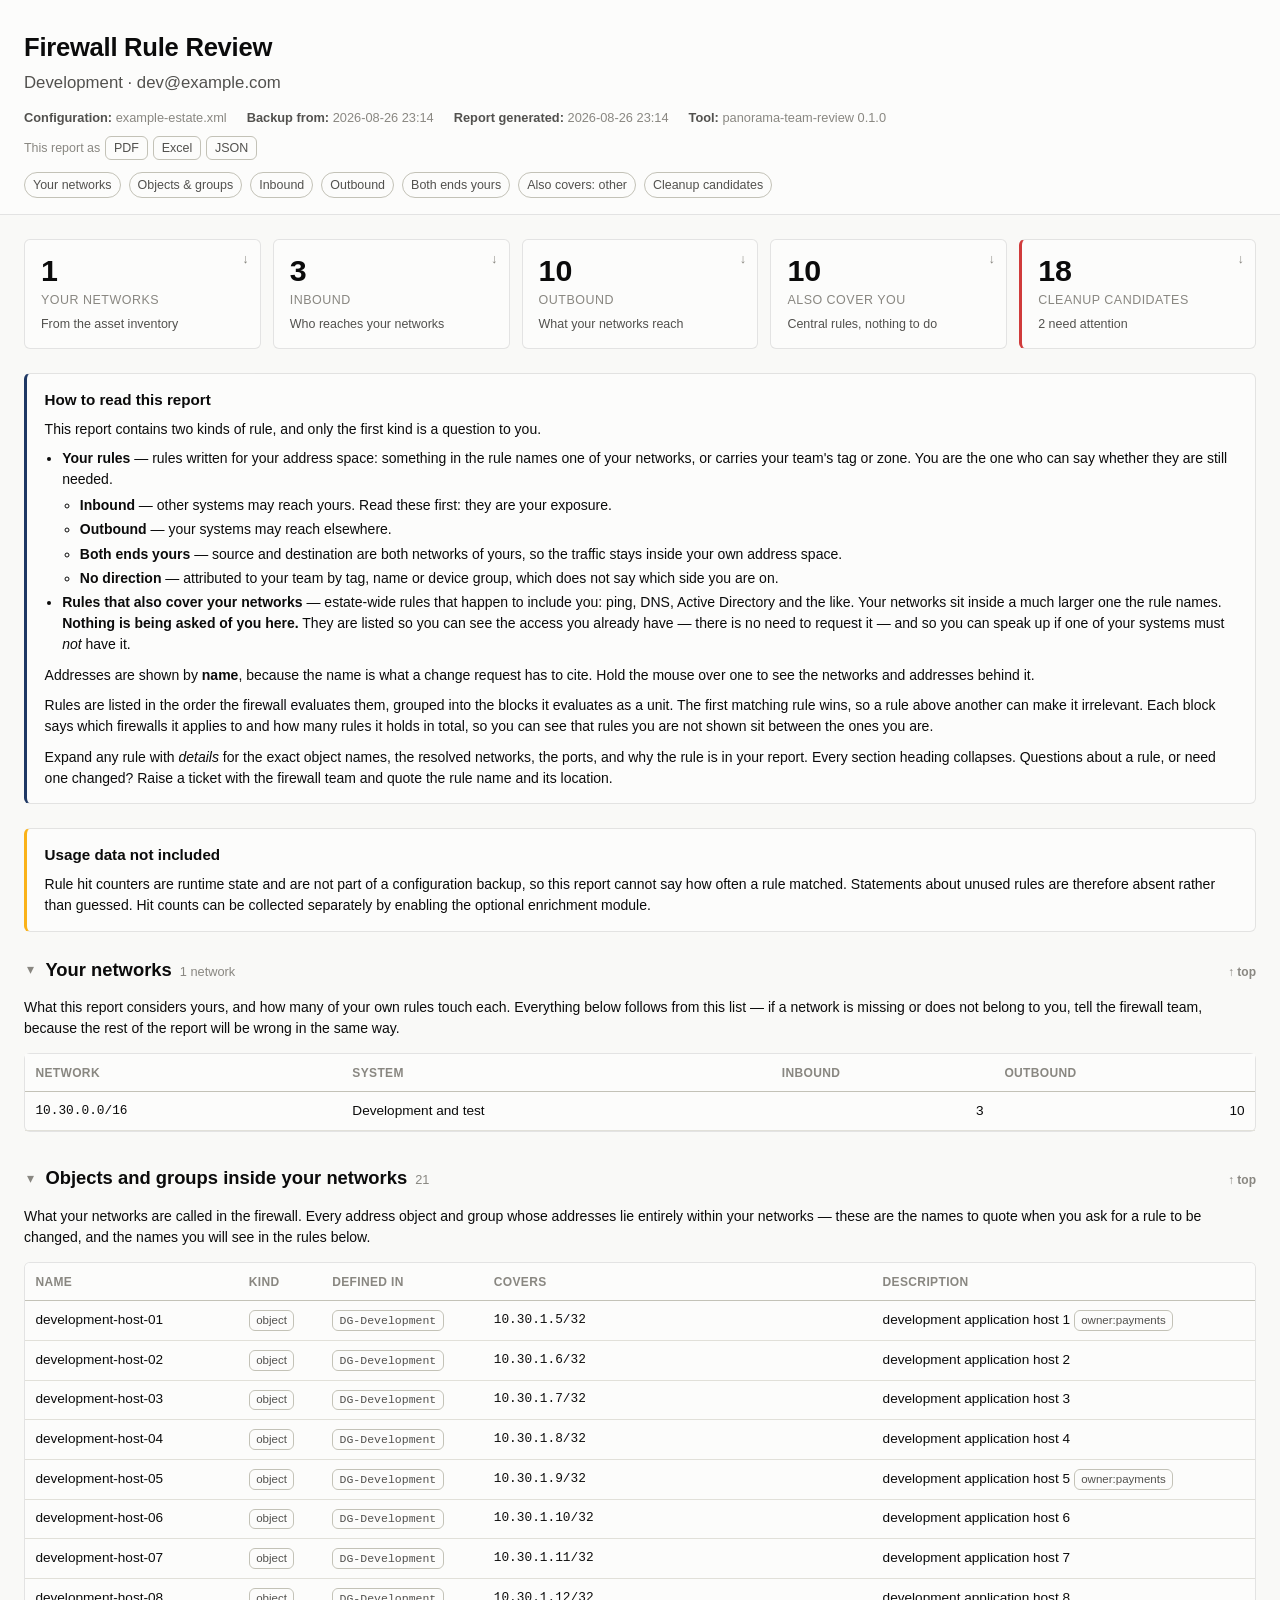
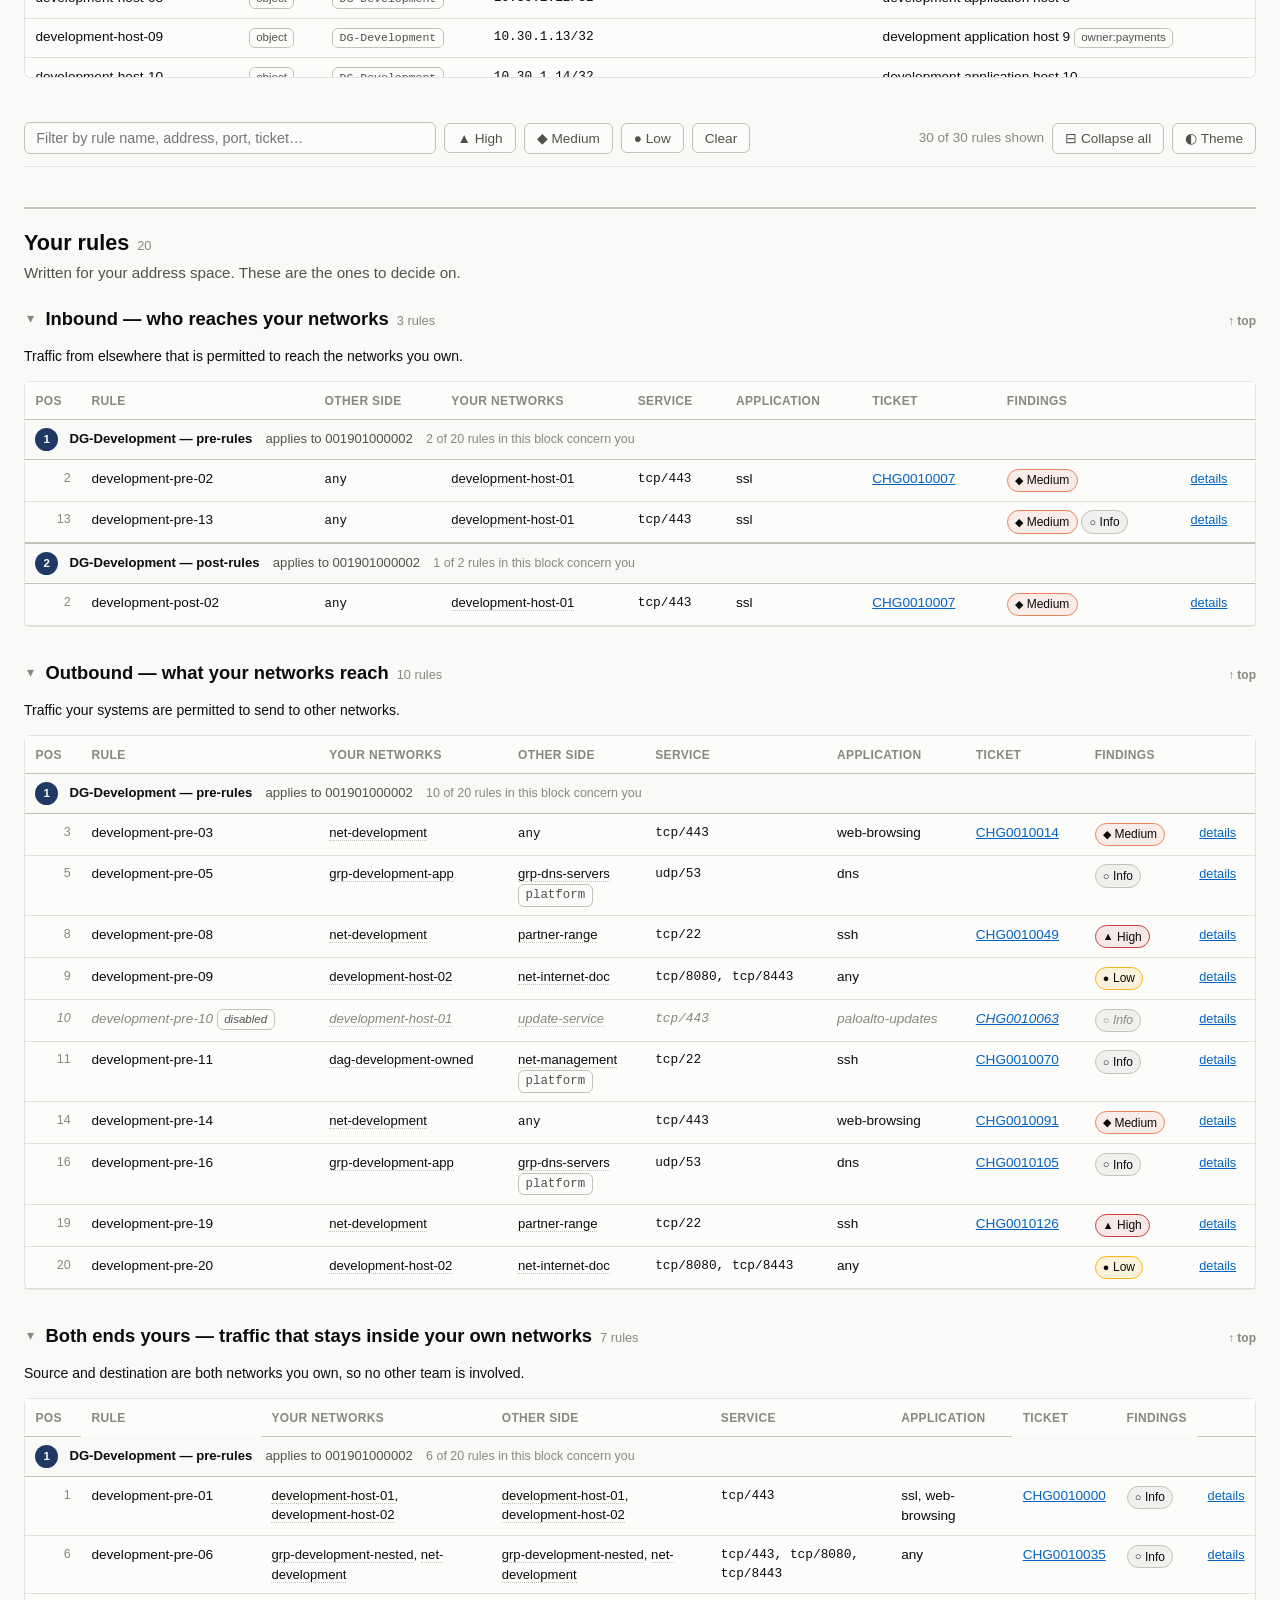
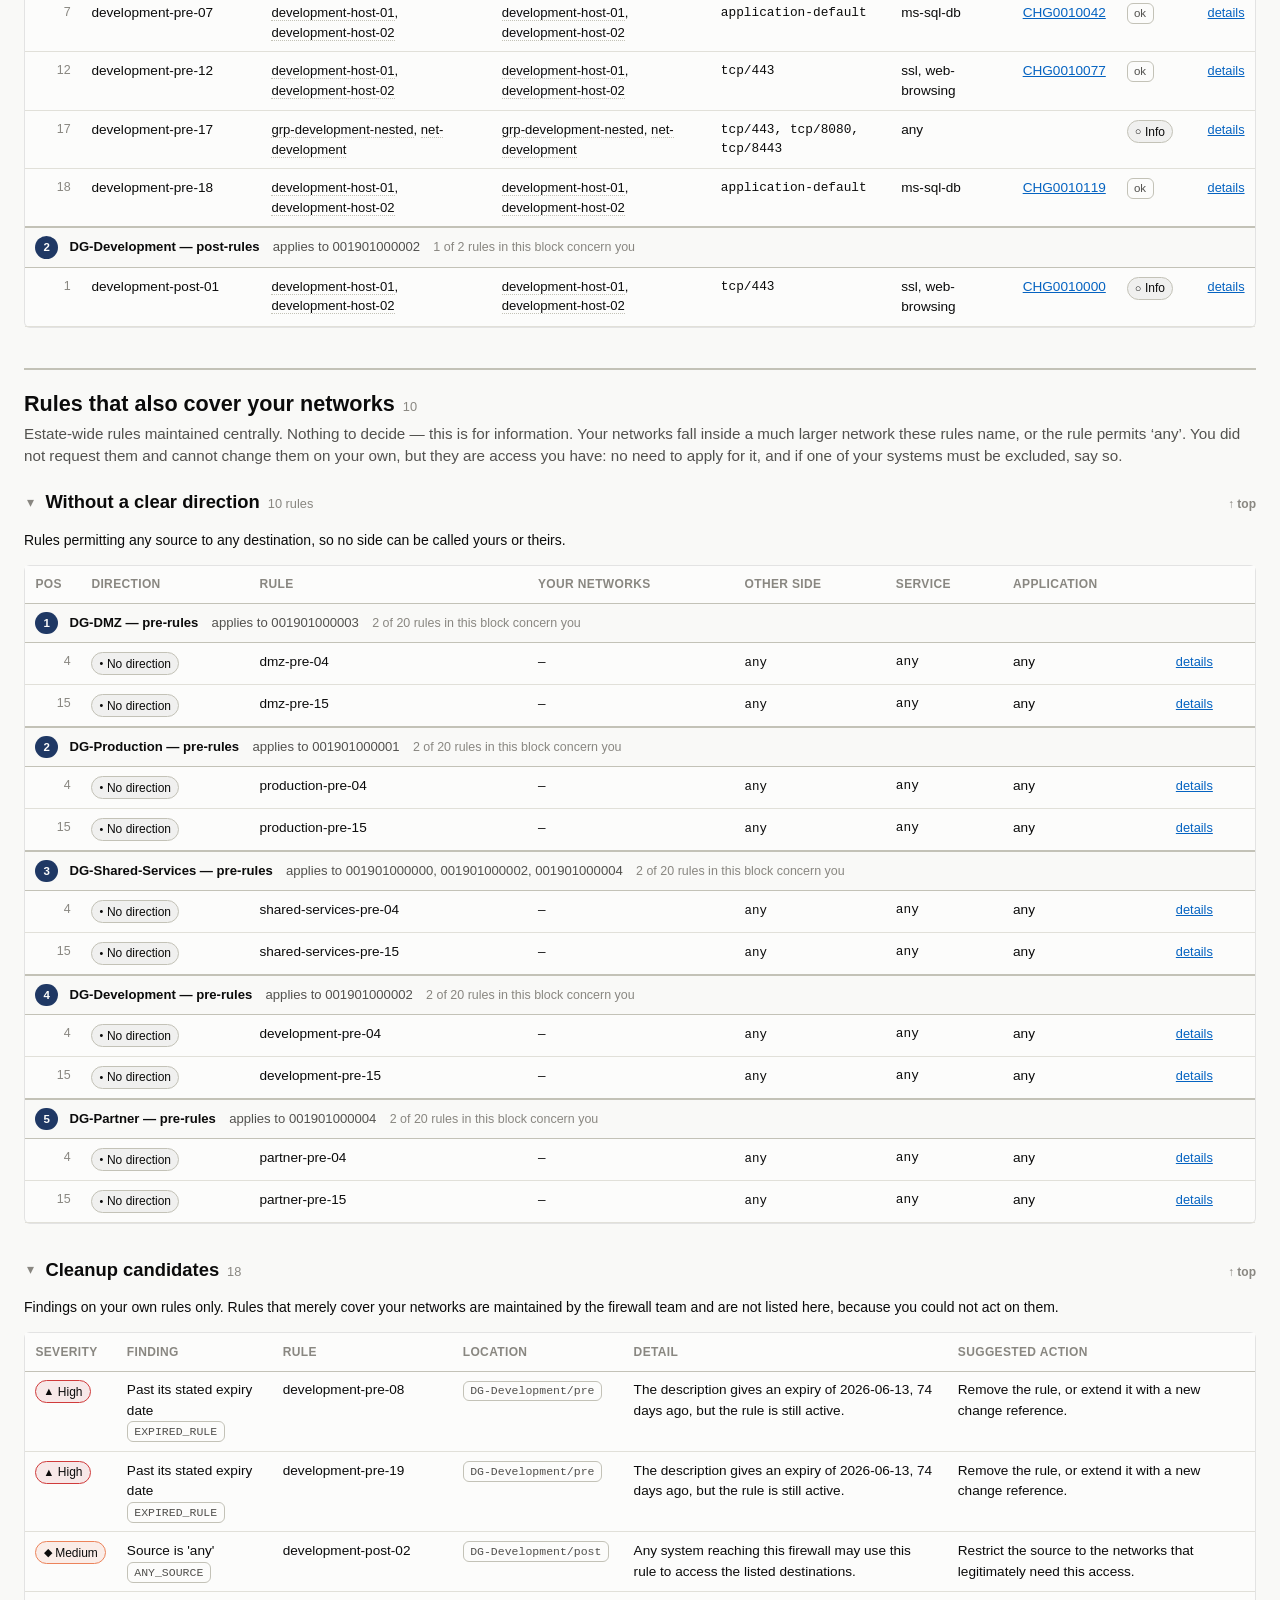
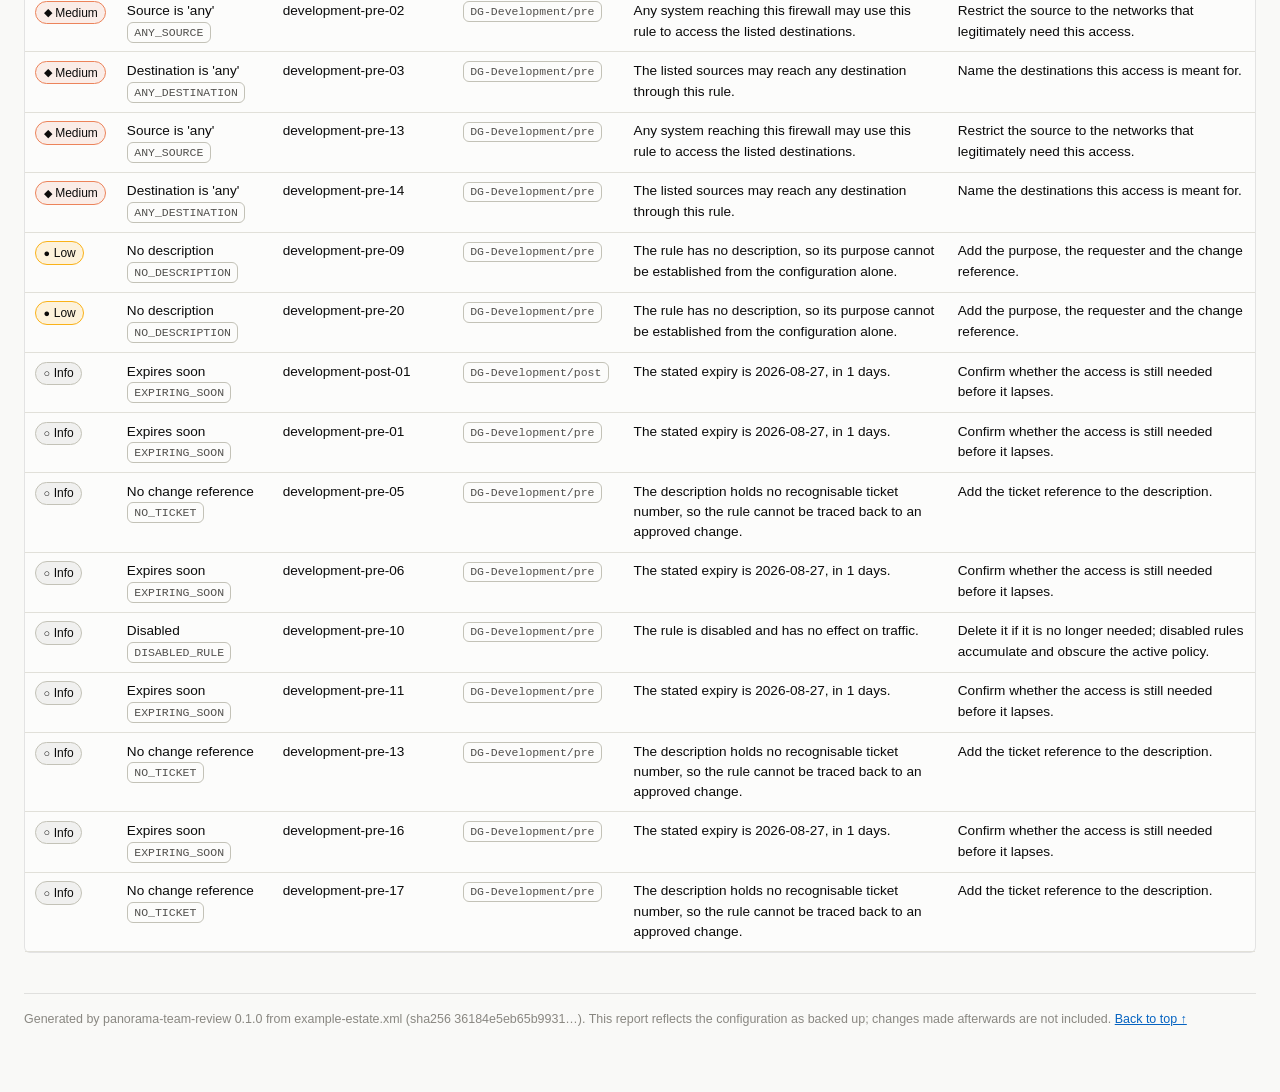
<file: example/reports/development_firewall-review.html>
<!doctype html>
<html lang="en">
<head>
<meta charset="utf-8">
<meta name="viewport" content="width=device-width, initial-scale=1">
<title>Firewall Rule Review — Development</title>
<style>/* Report styling.
 *
 * Colour is used for status only, never as the sole carrier of meaning: every
 * severity and direction badge pairs its colour with an icon and a word, so the
 * report stays readable in greyscale print, in forced-colours mode, and for
 * readers with colour vision deficiency.
 *
 * Status steps and ink tokens follow a validated palette; both light and dark
 * are stepped deliberately rather than flipped.
 */

:root {
  --surface: #fcfcfb;
  --plane: #f9f9f7;
  --ink: #0b0b0b;
  --ink-secondary: #52514e;
  --ink-muted: #898781;
  --grid: #e1e0d9;
  --baseline: #c3c2b7;
  --border: rgba(11, 11, 11, 0.10);

  --status-critical: #d03b3b;
  --status-serious: #ec835a;
  --status-warning: #fab219;
  --status-good: #0ca30c;

  --tint-critical: rgba(208, 59, 59, 0.10);
  --tint-serious: rgba(236, 131, 90, 0.12);
  --tint-warning: rgba(250, 178, 25, 0.14);
  --tint-neutral: rgba(137, 135, 129, 0.10);

  --accent: #1f3864;
  --link: #0563c1;

  --radius: 6px;
  --gap: 1rem;
}

/* Dark mode is a deliberate second set of steps, not an inversion of the first.
 *
 * The same complete set is applied twice: once for viewers whose system asks
 * for dark, and once for viewers who pressed the theme button. Both must carry
 * *every* token -- an earlier version listed only the surfaces here, which left
 * the light-surface status tints on a dark background where they were nearly
 * invisible.
 *
 * The :not([data-theme="light"]) guard is what lets the button override a dark
 * system preference; without it the toggle would only work in one direction. */
@media (prefers-color-scheme: dark) {
  :root:not([data-theme="light"]) {
    --surface: #1a1a19;
    --plane: #0d0d0d;
    --ink: #ffffff;
    --ink-secondary: #c3c2b7;
    --ink-muted: #898781;
    --grid: #2c2c2a;
    --baseline: #383835;
    --border: rgba(255, 255, 255, 0.10);
    --tint-critical: rgba(208, 59, 59, 0.22);
    --tint-serious: rgba(236, 131, 90, 0.20);
    --tint-warning: rgba(250, 178, 25, 0.18);
    --tint-neutral: rgba(195, 194, 183, 0.10);
    --accent: #93b4ea;
    --link: #7fb4f5;
  }
}

:root[data-theme="dark"] {
  --surface: #1a1a19;
  --plane: #0d0d0d;
  --ink: #ffffff;
  --ink-secondary: #c3c2b7;
  --ink-muted: #898781;
  --grid: #2c2c2a;
  --baseline: #383835;
  --border: rgba(255, 255, 255, 0.10);
  --tint-critical: rgba(208, 59, 59, 0.22);
  --tint-serious: rgba(236, 131, 90, 0.20);
  --tint-warning: rgba(250, 178, 25, 0.18);
  --tint-neutral: rgba(195, 194, 183, 0.10);
  --accent: #93b4ea;
  --link: #7fb4f5;
}

* { box-sizing: border-box; }

body {
  margin: 0;
  padding: 0 0 4rem;
  background: var(--plane);
  color: var(--ink);
  font-family: -apple-system, BlinkMacSystemFont, "Segoe UI", "Noto Sans", Helvetica, Arial, sans-serif;
  font-size: 14px;
  line-height: 1.5;
}

.wrap {
  max-width: 1500px;
  margin: 0 auto;
  padding: 0 1.5rem;
}

/* --- header ------------------------------------------------------------- */

/* The header stays at the top of the window. Once a three-hundred-row table
 * has scrolled the title away there is nothing left saying whose report this
 * is, which matters most when several are open side by side. It shrinks to one
 * line as soon as the page moves, so the cost is a few pixels rather than a
 * banner permanently occupying a fifth of the screen. */
header.report {
  position: sticky;
  top: 0;
  z-index: 30;
  background: var(--surface);
  border-bottom: 1px solid var(--border);
  padding: 1.75rem 0 1rem;
  margin-bottom: 1.5rem;
  transition: padding 0.15s ease;
}

header.report h1 {
  margin: 0 0 0.25rem;
  font-size: 1.6rem;
  letter-spacing: -0.01em;
  transition: font-size 0.15s ease;
}

header.report .subject {
  font-size: 1.05rem;
  color: var(--ink-secondary);
  margin-bottom: 0.75rem;
}

header.report.compact { padding: 0.5rem 0 0.4rem; }
header.report.compact h1 { font-size: 1rem; display: inline; margin-right: 0.6rem; }
header.report.compact .subject { display: inline; font-size: 0.9rem; margin-bottom: 0; }
header.report.compact .provenance { display: none; }
header.report.compact .siblings { display: none; }
header.report.compact nav.jump { margin-top: 0.35rem; }

.provenance {
  font-size: 0.8rem;
  color: var(--ink-muted);
  display: flex;
  flex-wrap: wrap;
  gap: 0.25rem 1.25rem;
}

.provenance b { font-weight: 600; color: var(--ink-secondary); }

/* --- the same document, in its other formats ----------------------------- */

/* One review is four files: a page, a PDF, a workbook, a JSON record. The links
 * between them are deliberately quiet -- small outlined pills under the title,
 * never a toolbar. Nobody opens a report in order to change its format; they do
 * it afterwards, to forward what they just read. */

.siblings {
  display: flex;
  flex-wrap: wrap;
  align-items: center;
  gap: 0.4rem 0.75rem;
  margin-top: 0.6rem;
}

.formats {
  display: inline-flex;
  flex-wrap: wrap;
  align-items: center;
  gap: 0.3rem;
}

.formats-label { font-size: 0.78rem; color: var(--ink-muted); }

a.format {
  font-size: 0.78rem;
  padding: 0.1rem 0.5rem;
  border: 1px solid var(--baseline);
  border-radius: var(--radius);
  text-decoration: none;
  color: var(--ink-secondary);
  white-space: nowrap;
}

a.format:hover { border-color: var(--link); color: var(--link); }

/* --- jump navigation ----------------------------------------------------- */

nav.jump {
  display: flex;
  flex-wrap: wrap;
  gap: 0.3rem 0.5rem;
  margin-top: 0.75rem;
}

nav.jump a {
  font-size: 0.78rem;
  padding: 0.15rem 0.5rem;
  border: 1px solid var(--baseline);
  border-radius: 999px;
  text-decoration: none;
  color: var(--ink-secondary);
  white-space: nowrap;
}

nav.jump a:hover { border-color: var(--accent); color: var(--accent); }

/* Anchors have to clear the sticky header, or a jump link lands with its
 * heading hidden behind it. */
section.block, h2.part { scroll-margin-top: calc(var(--header-h, 5rem) + 1rem); }

/* --- stat tiles --------------------------------------------------------- */

.tiles {
  display: grid;
  grid-template-columns: repeat(auto-fit, minmax(150px, 1fr));
  gap: 0.75rem;
  margin-bottom: 1.5rem;
}

.tile {
  background: var(--surface);
  border: 1px solid var(--border);
  border-radius: var(--radius);
  padding: 0.9rem 1rem;
  position: relative;
  display: block;
}

/* A tile that counts something links to the section holding it. */
a.tile { text-decoration: none; color: inherit; }
a.tile:hover { border-color: var(--accent); }
a.tile:hover .value { color: var(--accent); }

.tile-go {
  position: absolute;
  top: 0.6rem;
  right: 0.7rem;
  font-size: 0.8rem;
  color: var(--ink-muted);
}

a.tile:hover .tile-go { color: var(--accent); }

.tile .value {
  font-size: 1.9rem;
  font-weight: 600;
  line-height: 1.1;
  font-variant-numeric: tabular-nums;
}

.tile .label {
  font-size: 0.78rem;
  color: var(--ink-muted);
  text-transform: uppercase;
  letter-spacing: 0.04em;
  margin-top: 0.2rem;
}

.tile .hint { font-size: 0.78rem; color: var(--ink-secondary); margin-top: 0.35rem; }
.tile.critical { border-left: 3px solid var(--status-critical); }
.tile.serious  { border-left: 3px solid var(--status-serious); }

/* --- callouts ----------------------------------------------------------- */

.callout {
  background: var(--surface);
  border: 1px solid var(--border);
  border-left: 3px solid var(--accent);
  border-radius: var(--radius);
  padding: 0.9rem 1.1rem;
  margin-bottom: 1.5rem;
}

.callout h2 { margin: 0 0 0.5rem; font-size: 0.95rem; }
.callout ul { margin: 0.3rem 0 0; padding-left: 1.1rem; }
.callout li { margin-bottom: 0.2rem; }
.callout.warn { border-left-color: var(--status-warning); }

/* --- controls ----------------------------------------------------------- */

/* Deliberately not sticky. The row worth keeping on screen while reading a
 * three-hundred-row table is the one naming the columns, not the filter box --
 * a filter is set once and then left alone, and two stacked bars eat the space
 * the table header needs. */
.controls {
  z-index: 20;
  background: var(--plane);
  padding: 0.75rem 0;
  border-bottom: 1px solid var(--border);
  display: flex;
  flex-wrap: wrap;
  gap: 0.5rem;
  align-items: center;
  margin-bottom: 1rem;
}

.controls input[type="search"] {
  flex: 1 1 260px;
  min-width: 200px;
  padding: 0.45rem 0.7rem;
  border: 1px solid var(--baseline);
  border-radius: var(--radius);
  background: var(--surface);
  color: var(--ink);
  font-size: 0.9rem;
}

.controls button {
  padding: 0.4rem 0.75rem;
  border: 1px solid var(--baseline);
  border-radius: var(--radius);
  background: var(--surface);
  color: var(--ink-secondary);
  cursor: pointer;
  font-size: 0.85rem;
}

.controls button[aria-pressed="true"] {
  background: var(--accent);
  border-color: var(--accent);
  color: #fff;
}

.controls .spacer { flex: 1 1 auto; }
.controls .count { font-size: 0.85rem; color: var(--ink-muted); }

/* The address lookup answers into this. It is empty until something is typed:
 * an empty result table under an empty box reads as "no team owns anything". */
.lookup-results:empty { display: none; }
.lookup-results { margin-top: 0.75rem; }
.lookup-results .lede { margin: 0.25rem 0 0; }

/* --- parts -------------------------------------------------------------- */

/* The report is split into two parts that ask different things of the reader:
 * rules that are the team's to decide on, and rules that merely cover them.
 * The heading has to be unmistakably heavier than a section heading, or the
 * distinction reads as one more table among the others. */

h2.part {
  font-size: 1.35rem;
  margin: 2.5rem 0 0.15rem;
  padding-top: 1.1rem;
  border-top: 2px solid var(--baseline);
  display: flex;
  align-items: baseline;
  gap: 0.5rem;
}

p.part-lede {
  color: var(--ink-secondary);
  font-size: 0.95rem;
  margin: 0 0 1.25rem;
}

/* --- sections and tables ------------------------------------------------ */

section.block { margin-bottom: 2rem; }

section.block > h2 {
  font-size: 1.15rem;
  margin: 0 0 0.15rem;
  display: flex;
  align-items: baseline;
  gap: 0.5rem;
}

/* --- collapsible sections ------------------------------------------------ */

h2.section-head {
  display: flex;
  align-items: baseline;
  gap: 0.5rem;
  font-size: 1.15rem;
  margin: 0 0 0.15rem;
}

button.collapse {
  background: none;
  border: none;
  color: var(--ink-muted);
  cursor: pointer;
  padding: 0 0.2rem;
  font-size: 0.9rem;
  line-height: 1;
  align-self: center;
}

button.collapse:hover { color: var(--ink); }
.chevron { display: inline-block; transition: transform 0.15s ease; }
h2.section-head.collapsed .chevron { transform: rotate(-90deg); }

.section-title { flex: 0 1 auto; }

a.to-top {
  margin-left: auto;
  font-size: 0.75rem;
  color: var(--ink-muted);
  text-decoration: none;
  white-space: nowrap;
}

a.to-top:hover { color: var(--accent); }

section.block > .lede {
  color: var(--ink-secondary);
  font-size: 0.88rem;
  margin: 0 0 0.75rem;
}

.count-badge {
  font-size: 0.8rem;
  font-weight: 500;
  color: var(--ink-muted);
  font-variant-numeric: tabular-nums;
}

/* No overflow, and that is the whole point.
 *
 * `overflow-x: auto` forces `overflow-y` to `auto` as well, which makes this
 * element a scroll container -- and a sticky table header sticks to its nearest
 * scroll container, not to the window. Since this box has no height limit it
 * never scrolls vertically, so the header row had nothing to stick to and
 * scrolled away with the rest of the table. Leaving the page as the scrollport
 * is what makes the column names stay put.
 *
 * A rule table compresses to about 995px before its cells stop wrapping.
 * Narrower than that the page itself scrolls sideways, which is the deliberate
 * choice: an earlier version handed the overflow back to this element below
 * 1080px, and every reader in a half-width window or at 175% zoom lost the
 * column names without being told why. Keeping them is worth a horizontal
 * scrollbar on a window too narrow for the table anyway. */
.table-scroll {
  background: var(--surface);
  border: 1px solid var(--border);
  border-radius: var(--radius);
}

/* The asset and object lists sit above the rules, where they answer "is this
 * report even about the right networks?" -- but an inventory generated from a
 * network plan runs to hundreds of entries, and at full height it becomes a
 * wall the reader has to scroll past before reaching a single rule. Capping it
 * keeps the whole list available and the page navigable. This one *is* its own
 * scrollport, so its header sticks to the top of the box instead. */
.table-scroll.capped { max-height: 26rem; overflow-y: auto; }

/* Wide content must not push the page sideways *above* the width at which the
 * table stops fitting, so the wrapper is allowed to shrink with it. */
.wrap { min-width: 0; }

table {
  width: 100%;
  border-collapse: collapse;
  font-size: 0.85rem;
}

/* The column names follow the reader down the table. --header-h is the height
 * of the sticky page header, measured by the page itself; without the offset
 * the header row would slide underneath it. It defaults to zero so that a page
 * with no sticky header of its own -- the cross-team overview -- pins the
 * column names to the top of the window rather than to thin air. */
thead th {
  position: sticky;
  top: var(--header-h, 0px);
  z-index: 5;
  background: var(--surface);
  text-align: left;
  font-weight: 600;
  font-size: 0.75rem;
  text-transform: uppercase;
  letter-spacing: 0.03em;
  color: var(--ink-muted);
  padding: 0.6rem 0.65rem;
  border-bottom: 1px solid var(--baseline);
  /* The line and the lift both matter. `border-collapse: collapse` hands the
   * bottom border to whichever cell wins the collapse, so a scrolled-under row
   * can take it and leave the header welded to the first line of data -- which
   * is exactly how it looked. The first shadow redraws the rule unconditionally;
   * the second casts the header over the rows passing beneath it, so it reads
   * as a bar floating above the table instead of a row inside it. */
  box-shadow: 0 1px 0 var(--baseline), 0 6px 8px -6px rgba(0, 0, 0, 0.25);
  white-space: nowrap;
}

/* Inside a box that scrolls on its own -- the capped lists, and every table
 * once the viewport is too narrow for the columns -- the header sticks to that
 * box, so the page-header offset would push it down over the first rows. */
.table-scroll.capped thead th { top: 0; }

tbody td {
  padding: 0.55rem 0.65rem;
  border-bottom: 1px solid var(--grid);
  vertical-align: top;
}

tbody tr.rule-row:hover { background: var(--tint-neutral); }
tbody tr.disabled td { color: var(--ink-muted); font-style: italic; }
tbody tr.detail-row > td { background: var(--plane); padding: 0.9rem 1rem; }

/* --- policy blocks ------------------------------------------------------ */

/* Rules are grouped into the blocks the firewall evaluates as a unit, in the
 * order it evaluates them. The heading row carries the block's position, the
 * firewalls it reaches, and how many rules it holds in total -- the last one
 * being what tells a reader that rules they are not shown sit between the
 * ones they are. */

tbody tr.scope-row > td {
  background: var(--plane);
  border-top: 2px solid var(--baseline);
  border-bottom: 1px solid var(--baseline);
  padding: 0.5rem 0.65rem;
  font-size: 0.82rem;
}

tbody tr.scope-row:first-child > td { border-top: none; }

.scope-step {
  display: inline-block;
  min-width: 1.4rem;
  height: 1.4rem;
  line-height: 1.4rem;
  text-align: center;
  border-radius: 999px;
  background: var(--accent);
  color: var(--surface);
  font-size: 0.72rem;
  font-weight: 600;
  margin-right: 0.5rem;
  font-variant-numeric: tabular-nums;
}

.scope-title { font-weight: 600; margin-right: 0.6rem; }
.scope-reach { color: var(--ink-secondary); margin-right: 0.6rem; }
.scope-count { color: var(--ink-muted); font-size: 0.78rem; }

td.pos {
  color: var(--ink-muted);
  font-size: 0.78rem;
  width: 3.5rem;
}

.why {
  margin-top: 0.6rem;
  padding-top: 0.5rem;
  border-top: 1px solid var(--grid);
  font-size: 0.8rem;
  color: var(--ink-secondary);
}

td.addr, td.svc {
  font-family: ui-monospace, SFMono-Regular, "SF Mono", Menlo, Consolas, monospace;
  font-size: 0.8rem;
  max-width: 340px;
  word-break: break-word;
}

/* --- object names, addresses behind them --------------------------------- */

/* A cell of resolved addresses is unreadable to everyone outside the network
 * team and is not what a change request cites. The object name leads; the
 * addresses live in the tooltip. The dotted underline is what says a tooltip
 * is there -- without it nobody hovers. */
td.objs {
  max-width: 320px;
  word-break: break-word;
  font-size: 0.82rem;
}

.named {
  border-bottom: 1px dotted var(--baseline);
  cursor: help;
}

.named:hover { border-bottom-color: var(--accent); color: var(--accent); }

.literal {
  font-family: ui-monospace, SFMono-Regular, "SF Mono", Menlo, Consolas, monospace;
  font-size: 0.78rem;
}

.more { color: var(--ink-muted); font-size: 0.78rem; }

td.name { font-weight: 500; min-width: 180px; }
td.num { text-align: right; font-variant-numeric: tabular-nums; white-space: nowrap; }

.toggle {
  background: none;
  border: none;
  color: var(--link);
  cursor: pointer;
  padding: 0;
  font-size: 0.8rem;
  text-decoration: underline;
}

/* --- badges: colour is always paired with an icon and a word ------------- */

.badge {
  display: inline-flex;
  align-items: center;
  gap: 0.3em;
  padding: 0.1rem 0.45rem;
  border-radius: 999px;
  font-size: 0.75rem;
  font-weight: 500;
  white-space: nowrap;
  border: 1px solid transparent;
}

.badge .icon { font-size: 0.9em; line-height: 1; }

.sev-high     { background: var(--tint-critical); border-color: var(--status-critical); }
.sev-medium   { background: var(--tint-serious);  border-color: var(--status-serious); }
.sev-low      { background: var(--tint-warning);  border-color: var(--status-warning); }
.sev-info     { background: var(--tint-neutral);  border-color: var(--baseline); }

/* A rule that blocks traffic must not read like one that permits it. This is
 * the one badge that is loud on purpose. */
.action-block {
  background: var(--tint-critical);
  border-color: var(--status-critical);
  font-weight: 600;
  text-transform: uppercase;
  letter-spacing: 0.02em;
}

.dir-inbound  { background: var(--tint-neutral); border-color: var(--baseline); }
.dir-outbound { background: var(--tint-neutral); border-color: var(--baseline); }
.dir-internal { background: var(--tint-neutral); border-color: var(--baseline); }
.dir-related  { background: var(--tint-neutral); border-color: var(--baseline); }

.pill {
  display: inline-block;
  padding: 0.05rem 0.4rem;
  border: 1px solid var(--baseline);
  border-radius: var(--radius);
  font-size: 0.72rem;
  color: var(--ink-secondary);
  margin-right: 0.25rem;
  white-space: nowrap;
}

.pill.mono { font-family: ui-monospace, Menlo, Consolas, monospace; }

a { color: var(--link); }
a.ticket { font-weight: 500; white-space: nowrap; }

/* --- detail panel ------------------------------------------------------- */

.detail-grid {
  display: grid;
  grid-template-columns: repeat(auto-fit, minmax(260px, 1fr));
  gap: 0.9rem 1.5rem;
}

.detail-grid dt {
  font-size: 0.72rem;
  text-transform: uppercase;
  letter-spacing: 0.03em;
  color: var(--ink-muted);
  margin-bottom: 0.15rem;
}

.detail-grid dd {
  margin: 0 0 0.6rem;
  font-size: 0.85rem;
  word-break: break-word;
}

.detail-grid dd.mono {
  font-family: ui-monospace, Menlo, Consolas, monospace;
  font-size: 0.8rem;
}

/* A rule description is a change log, one entry per line. Collapsing the line
 * breaks makes the ticket from one entry read as though it belonged to the
 * date of the next. */
.detail-grid dd.pre { white-space: pre-wrap; }

.finding-item {
  border-left: 3px solid var(--baseline);
  padding: 0.35rem 0 0.35rem 0.7rem;
  margin-bottom: 0.5rem;
}

.finding-item.high   { border-left-color: var(--status-critical); }
.finding-item.medium { border-left-color: var(--status-serious); }
.finding-item.low    { border-left-color: var(--status-warning); }

.finding-item .rec { color: var(--ink-secondary); font-size: 0.82rem; }

.empty {
  padding: 1.1rem;
  text-align: center;
  color: var(--ink-muted);
  background: var(--surface);
  border: 1px dashed var(--baseline);
  border-radius: var(--radius);
  font-size: 0.88rem;
}

footer.report {
  margin-top: 2.5rem;
  padding-top: 1rem;
  border-top: 1px solid var(--border);
  font-size: 0.78rem;
  color: var(--ink-muted);
}

.hidden { display: none !important; }

@media print {
  .controls, .toggle { display: none !important; }
  body { background: #fff; color: #000; font-size: 10pt; }
  .table-scroll { overflow: visible; border: none; }
  tbody tr { page-break-inside: avoid; }
  section.block { page-break-before: auto; }
}

/* Sub-headings inside a section, for a check that reports two distinct kinds
 * of finding under one roof. */
h3.gap-head {
  display: flex;
  align-items: baseline;
  gap: 0.5rem;
  font-size: 0.98rem;
  margin: 1.4rem 0 0.15rem;
}
</style>
</head>
<body>
<a id="top"></a>


<header class="report" id="page-header">
  <div class="wrap">
    <h1>Firewall Rule Review</h1>
    <div class="subject">Development · dev@example.com</div>
    <div class="provenance">
      <span><b>Configuration:</b> example-estate.xml</span>
<span><b>Backup from:</b> 2026-08-26 23:14</span>      <span><b>Report generated:</b> 2026-08-26 23:14</span>
      <span><b>Tool:</b> panorama-team-review 0.1.0</span>
    </div>

    <div class="siblings"><span class="formats"><span class="formats-label">This report as</span><a class="format" href="development_firewall-review.pdf">PDF</a><a class="format" href="development_firewall-review.xlsx">Excel</a><a class="format" href="development_firewall-review.json.gz">JSON</a></span>
</div>

    <nav class="jump" aria-label="Sections of this report">
<a href="#s-networks">Your networks</a><a href="#s-objects">Objects &amp; groups</a><a href="#s-own-inbound">Inbound</a><a href="#s-own-outbound">Outbound</a><a href="#s-own-internal">Both ends yours</a><a href="#s-covered-other">Also covers: other</a><a href="#s-findings">Cleanup candidates</a>    </nav>
  </div>
</header>

<div class="wrap">

  <div class="tiles">
    <a class="tile " href="#s-networks">
  <div class="value">1</div>
  <div class="label">Your networks</div>
<div class="hint">From the asset inventory</div>  <span class="tile-go" aria-hidden="true">↓</span>
</a>

    <a class="tile " href="#s-own-inbound">
  <div class="value">3</div>
  <div class="label">Inbound</div>
<div class="hint">Who reaches your networks</div>  <span class="tile-go" aria-hidden="true">↓</span>
</a>

    <a class="tile " href="#s-own-outbound">
  <div class="value">10</div>
  <div class="label">Outbound</div>
<div class="hint">What your networks reach</div>  <span class="tile-go" aria-hidden="true">↓</span>
</a>

    <a class="tile " href="#s-covered-other">
  <div class="value">10</div>
  <div class="label">Also cover you</div>
<div class="hint">Central rules, nothing to do</div>  <span class="tile-go" aria-hidden="true">↓</span>
</a>

    <a class="tile critical" href="#s-findings">
  <div class="value">18</div>
  <div class="label">Cleanup candidates</div>
<div class="hint">2 need attention</div>  <span class="tile-go" aria-hidden="true">↓</span>
</a>

  </div>

  <div class="callout">
    <h2>How to read this report</h2>
    <p style="margin:0 0 0.5rem">
      This report contains two kinds of rule, and only the first kind is a question to you.
    </p>
    <ul>
      <li>
        <strong>Your rules</strong> — rules written for your address space: something in the rule
        names one of your networks, or carries your team's tag or zone. You are the one who can
        say whether they are still needed.
        <ul>
          <li><strong>Inbound</strong> — other systems may reach yours. Read these first: they are your exposure.</li>
          <li><strong>Outbound</strong> — your systems may reach elsewhere.</li>
          <li><strong>Both ends yours</strong> — source and destination are both networks of yours, so the traffic stays inside your own address space.</li>
          <li><strong>No direction</strong> — attributed to your team by tag, name or device group, which does not say which side you are on.</li>
        </ul>
      </li>
      <li>
        <strong>Rules that also cover your networks</strong> — estate-wide rules that happen to
        include you: ping, DNS, Active Directory and the like. Your networks sit inside a much
        larger one the rule names. <strong>Nothing is being asked of you here.</strong> They are
        listed so you can see the access you already have — there is no need to request it — and
        so you can speak up if one of your systems must <em>not</em> have it.
      </li>
    </ul>
    <p style="margin:0.6rem 0 0">
      Addresses are shown by <strong>name</strong>, because the name is what a change request has
      to cite. Hold the mouse over one to see the networks and addresses behind it.
    </p>
    <p style="margin:0.6rem 0 0">
      Rules are listed in the order the firewall evaluates them, grouped into the blocks it
      evaluates as a unit. The first matching rule wins, so a rule above another can make it
      irrelevant. Each block says which firewalls it applies to and how many rules it holds in
      total, so you can see that rules you are not shown sit between the ones you are.
    </p>
    <p style="margin:0.6rem 0 0">
      Expand any rule with <em>details</em> for the exact object names, the resolved networks,
      the ports, and why the rule is in your report. Every section heading collapses.
Questions about a rule, or need one changed? Raise a ticket with the firewall team and quote the rule name and its location.    </p>
  </div>

  <div class="callout warn">
    <h2>Usage data not included</h2>
    <p style="margin:0">
      Rule hit counters are runtime state and are not part of a configuration backup, so this
      report cannot say how often a rule matched. Statements about unused rules are therefore
      absent rather than guessed. Hit counts can be collected separately by enabling the
      optional enrichment module.
    </p>
  </div>

  <section class="block" id="s-networks">
    <h2 class="section-head">
  <button class="collapse" data-collapse="networks" aria-expanded="true"
          aria-controls="s-networks" title="Collapse or expand this section">
    <span class="chevron" aria-hidden="true">▾</span>
  </button>
  <span class="section-title">Your networks</span>
<span class="count-badge">1 network</span>  <a class="to-top" href="#top" title="Back to the top of the report">↑ top</a>
</h2>

    <div class="collapsible" data-body="networks">
      <p class="lede">
        What this report considers yours, and how many of your own rules touch each. Everything
        below follows from this list — if a network is missing or does not belong to you, tell the
        firewall team, because the rest of the report will be wrong in the same way.
      </p>
      <div class="table-scroll">
        <table>
          <thead><tr><th>Network</th><th>System</th><th class="num">Inbound</th><th class="num">Outbound</th></tr></thead>
          <tbody>
            <tr>
              <td class="addr">10.30.0.0/16</td>
              <td>Development and test</td>
              <td class="num">3</td>
              <td class="num">10</td>
            </tr>
          </tbody>
        </table>
      </div>
    </div>
  </section>

  <section class="block" id="s-objects">
    <h2 class="section-head">
  <button class="collapse" data-collapse="objects" aria-expanded="true"
          aria-controls="s-objects" title="Collapse or expand this section">
    <span class="chevron" aria-hidden="true">▾</span>
  </button>
  <span class="section-title">Objects and groups inside your networks</span>
<span class="count-badge">21</span>  <a class="to-top" href="#top" title="Back to the top of the report">↑ top</a>
</h2>

    <div class="collapsible" data-body="objects">
      <p class="lede">
        What your networks are called in the firewall. Every address object and group whose
        addresses lie entirely within your networks — these are the names to quote when you ask
        for a rule to be changed, and the names you will see in the rules below.
      </p>
      <div class="table-scroll capped">
        <table>
          <thead><tr><th>Name</th><th>Kind</th><th>Defined in</th><th>Covers</th><th>Description</th></tr></thead>
          <tbody>
            <tr>
              <td class="name mono">development-host-01</td>
              <td><span class="pill">object</span></td>
              <td><span class="pill mono">DG-Development</span></td>
              <td class="addr">10.30.1.5/32</td>
              <td>development application host 1 <span class="pill">owner:payments</span>              </td>
            </tr>
            <tr>
              <td class="name mono">development-host-02</td>
              <td><span class="pill">object</span></td>
              <td><span class="pill mono">DG-Development</span></td>
              <td class="addr">10.30.1.6/32</td>
              <td>development application host 2              </td>
            </tr>
            <tr>
              <td class="name mono">development-host-03</td>
              <td><span class="pill">object</span></td>
              <td><span class="pill mono">DG-Development</span></td>
              <td class="addr">10.30.1.7/32</td>
              <td>development application host 3              </td>
            </tr>
            <tr>
              <td class="name mono">development-host-04</td>
              <td><span class="pill">object</span></td>
              <td><span class="pill mono">DG-Development</span></td>
              <td class="addr">10.30.1.8/32</td>
              <td>development application host 4              </td>
            </tr>
            <tr>
              <td class="name mono">development-host-05</td>
              <td><span class="pill">object</span></td>
              <td><span class="pill mono">DG-Development</span></td>
              <td class="addr">10.30.1.9/32</td>
              <td>development application host 5 <span class="pill">owner:payments</span>              </td>
            </tr>
            <tr>
              <td class="name mono">development-host-06</td>
              <td><span class="pill">object</span></td>
              <td><span class="pill mono">DG-Development</span></td>
              <td class="addr">10.30.1.10/32</td>
              <td>development application host 6              </td>
            </tr>
            <tr>
              <td class="name mono">development-host-07</td>
              <td><span class="pill">object</span></td>
              <td><span class="pill mono">DG-Development</span></td>
              <td class="addr">10.30.1.11/32</td>
              <td>development application host 7              </td>
            </tr>
            <tr>
              <td class="name mono">development-host-08</td>
              <td><span class="pill">object</span></td>
              <td><span class="pill mono">DG-Development</span></td>
              <td class="addr">10.30.1.12/32</td>
              <td>development application host 8              </td>
            </tr>
            <tr>
              <td class="name mono">development-host-09</td>
              <td><span class="pill">object</span></td>
              <td><span class="pill mono">DG-Development</span></td>
              <td class="addr">10.30.1.13/32</td>
              <td>development application host 9 <span class="pill">owner:payments</span>              </td>
            </tr>
            <tr>
              <td class="name mono">development-host-10</td>
              <td><span class="pill">object</span></td>
              <td><span class="pill mono">DG-Development</span></td>
              <td class="addr">10.30.1.14/32</td>
              <td>development application host 10              </td>
            </tr>
            <tr>
              <td class="name mono">development-host-11</td>
              <td><span class="pill">object</span></td>
              <td><span class="pill mono">DG-Development</span></td>
              <td class="addr">10.30.1.15/32</td>
              <td>development application host 11              </td>
            </tr>
            <tr>
              <td class="name mono">development-host-12</td>
              <td><span class="pill">object</span></td>
              <td><span class="pill mono">DG-Development</span></td>
              <td class="addr">10.30.1.16/32</td>
              <td>development application host 12              </td>
            </tr>
            <tr>
              <td class="name mono">development-host-13</td>
              <td><span class="pill">object</span></td>
              <td><span class="pill mono">DG-Development</span></td>
              <td class="addr">10.30.1.17/32</td>
              <td>development application host 13 <span class="pill">owner:payments</span>              </td>
            </tr>
            <tr>
              <td class="name mono">development-host-14</td>
              <td><span class="pill">object</span></td>
              <td><span class="pill mono">DG-Development</span></td>
              <td class="addr">10.30.1.18/32</td>
              <td>development application host 14              </td>
            </tr>
            <tr>
              <td class="name mono">development-host-15</td>
              <td><span class="pill">object</span></td>
              <td><span class="pill mono">DG-Development</span></td>
              <td class="addr">10.30.1.19/32</td>
              <td>development application host 15              </td>
            </tr>
            <tr>
              <td class="name mono">development-host-16</td>
              <td><span class="pill">object</span></td>
              <td><span class="pill mono">DG-Development</span></td>
              <td class="addr">10.30.1.20/32</td>
              <td>development application host 16              </td>
            </tr>
            <tr>
              <td class="name mono">development-host-17</td>
              <td><span class="pill">object</span></td>
              <td><span class="pill mono">DG-Development</span></td>
              <td class="addr">10.30.1.21/32</td>
              <td>development application host 17 <span class="pill">owner:payments</span>              </td>
            </tr>
            <tr>
              <td class="name mono">development-host-18</td>
              <td><span class="pill">object</span></td>
              <td><span class="pill mono">DG-Development</span></td>
              <td class="addr">10.30.1.22/32</td>
              <td>development application host 18              </td>
            </tr>
            <tr>
              <td class="name mono">grp-development-app</td>
              <td><span class="pill">group</span></td>
              <td><span class="pill mono">DG-Development</span></td>
              <td class="addr">10.30.1.5/32, 10.30.1.6/32</td>
              <td>Static group grp-development-app              </td>
            </tr>
            <tr>
              <td class="name mono">grp-development-nested</td>
              <td><span class="pill">group</span></td>
              <td><span class="pill mono">DG-Development</span></td>
              <td class="addr">10.30.1.5/32, 10.30.1.6/32, 10.30.1.7/32</td>
              <td>Static group grp-development-nested              </td>
            </tr>
            <tr>
              <td class="name mono">net-development</td>
              <td><span class="pill">object</span></td>
              <td><span class="pill mono">DG-Development</span></td>
              <td class="addr">10.30.0.0/16</td>
              <td>development network segment              </td>
            </tr>
          </tbody>
        </table>
      </div>
    </div>
  </section>

  <div class="controls">
    <input type="search" id="filter" placeholder="Filter by rule name, address, port, ticket…" aria-label="Filter rules">
    <button data-severity="high" aria-pressed="false">▲ High</button>
    <button data-severity="medium" aria-pressed="false">◆ Medium</button>
    <button data-severity="low" aria-pressed="false">● Low</button>
    <button id="clear">Clear</button>
    <span class="spacer"></span>
    <span class="count" id="count"></span>
    <button id="collapse-all">⊟ Collapse all</button>
    <button id="theme" title="Switch between light and dark">◐ Theme</button>
  </div>

  <h2 class="part">Your rules <span class="count-badge">20</span></h2>
  <p class="part-lede">
    Written for your address space. These are the ones to decide on.
  </p>


  <section class="block" data-section="own-inbound" id="s-own-inbound">
  <h2 class="section-head">
  <button class="collapse" data-collapse="own-inbound" aria-expanded="true"
          aria-controls="s-own-inbound" title="Collapse or expand this section">
    <span class="chevron" aria-hidden="true">▾</span>
  </button>
  <span class="section-title">Inbound — who reaches your networks</span>
<span class="count-badge">3 rules</span>  <a class="to-top" href="#top" title="Back to the top of the report">↑ top</a>
</h2>

  <div class="collapsible" data-body="own-inbound">
  <p class="lede">Traffic from elsewhere that is permitted to reach the networks you own.</p>
  <div class="table-scroll">
    <table>
      <thead>
        <tr>
          <th class="num" title="Position of the rule inside its block">Pos</th>
          <th>Rule</th>
<th>Other side</th><th>Your networks</th>
          <th>Service</th><th>Application</th>
<th>Ticket</th><th>Findings</th>          <th></th>
        </tr>
      </thead>
      <tbody>
        <tr class="scope-row" data-scope-header="DG-Development/pre">
          <td colspan="9">
            <span class="scope-step">1</span>
            <span class="scope-title">DG-Development — pre-rules</span>
            <span class="scope-reach">applies to 001901000002</span>
            <span class="scope-count">2 of 20 rules in this block concern you</span>
          </td>
        </tr>
<tr class="rule-row"
    data-index="0"
    data-severity="medium"
    data-scope="DG-Development/pre"
    data-direction="inbound"
    data-search="development-pre-02 chg0010007 standard access, requested by b. sample, created 27.12.2025 dg-development/pre owner:platform ssl untrust dmz  development-host-01  10.30.1.5/32 tcp/443 any 10.30.0.0/16 chg0010007 source is &#39;any&#39; any_source">
  <td class="num pos" title="Position within DG-Development/pre">2</td>
  <td class="name">
    development-pre-02  </td>  <td class="objs"><span class="literal">any</span>  </td><td class="objs"><span class="named" title="Covers your 10.30.0.0/16
Resolves to 10.30.1.5/32">development-host-01</span></td>
  <td class="svc">tcp/443</td>
  <td>ssl</td>
<td><a class="ticket" href="https://example.service-now.com/nav_to.do?uri=task.do?sysparm_query=number=CHG0010007" rel="noopener">CHG0010007</a></td>  <td><span class="badge sev-medium"><span class="icon" aria-hidden="true">◆</span>Medium</span>   </td>
  <td><button class="toggle" data-toggle="0" aria-expanded="false">details</button></td>
</tr>
<tr class="detail-row hidden" data-detail="0" data-scope="DG-Development/pre">
  <td colspan="9"><dl class="detail-grid">
  <div>
    <dt>Source objects</dt>
    <dd class="mono">any</dd>
    <dt>Source resolves to</dt>
    <dd class="mono">any</dd>
  </div>
  <div>
    <dt>Destination objects</dt>
    <dd class="mono"><strong>development-host-01</strong></dd>
    <dt>Destination resolves to</dt>
    <dd class="mono"><strong>10.30.1.5/32</strong></dd>
  </div>
  <div>
    <dt>Zones</dt>
    <dd class="mono">untrust &rarr; dmz</dd>
    <dt>Service / ports</dt>
    <dd class="mono">tcp/443</dd>
    <dt>Applications</dt>
    <dd class="mono">ssl</dd>
  </div>
  <div>
    <dt>Action</dt>
    <dd>allow</dd>
    <dt>Logging</dt>
    <dd>enabled</dd>
    <dt>Where it sits</dt>
    <dd>DG-Development/pre, position 2</dd>
<dt>Tags</dt><dd><span class="pill">owner:platform</span></dd>  </div>
</dl>

<dl class="detail-grid"><div style="grid-column: 1 / -1">
  <dt>Description as configured</dt><dd class="pre">CHG0010007 standard access, requested by B. Sample, created 27.12.2025</dd>
</div></dl>

<dl class="detail-grid">
<div><dt>Requested by</dt><dd>B. Sample</dd></div>  <div>
    <dt>Created</dt>
    <dd>2025-12-27 <span class="pill">from “27.12.2025”</span>    </dd>
  </div>
</dl>


<div style="margin-top:0.6rem">
  <div class="finding-item medium">
    <span class="badge sev-medium"><span class="icon" aria-hidden="true">◆</span>Medium</span> <strong>Source is &#39;any&#39;</strong>
    <span class="pill mono">ANY_SOURCE</span>
    <div>Any system reaching this firewall may use this rule to access the listed destinations.</div>
<div class="rec">Suggested action: Restrict the source to the networks that legitimately need this access.</div>  </div>
</div>

<div class="why">
  <strong>Why this rule is in your report:</strong> the rule names your network 10.30.0.0/16 (Development and test).</div>
</td>
</tr>
<tr class="rule-row"
    data-index="1"
    data-severity="medium"
    data-scope="DG-Development/pre"
    data-direction="inbound"
    data-search="development-pre-13 jira-2012 application access, created 2025-08-06 dg-development/pre owner:payments ssl trust untrust  development-host-01  10.30.1.5/32 tcp/443 any 10.30.0.0/16  source is &#39;any&#39; no change reference any_source no_ticket">
  <td class="num pos" title="Position within DG-Development/pre">13</td>
  <td class="name">
    development-pre-13  </td>  <td class="objs"><span class="literal">any</span>  </td><td class="objs"><span class="named" title="Covers your 10.30.0.0/16
Resolves to 10.30.1.5/32">development-host-01</span></td>
  <td class="svc">tcp/443</td>
  <td>ssl</td>
<td></td>  <td><span class="badge sev-medium"><span class="icon" aria-hidden="true">◆</span>Medium</span> <span class="badge sev-info"><span class="icon" aria-hidden="true">○</span>Info</span>   </td>
  <td><button class="toggle" data-toggle="1" aria-expanded="false">details</button></td>
</tr>
<tr class="detail-row hidden" data-detail="1" data-scope="DG-Development/pre">
  <td colspan="9"><dl class="detail-grid">
  <div>
    <dt>Source objects</dt>
    <dd class="mono">any</dd>
    <dt>Source resolves to</dt>
    <dd class="mono">any</dd>
  </div>
  <div>
    <dt>Destination objects</dt>
    <dd class="mono"><strong>development-host-01</strong></dd>
    <dt>Destination resolves to</dt>
    <dd class="mono"><strong>10.30.1.5/32</strong></dd>
  </div>
  <div>
    <dt>Zones</dt>
    <dd class="mono">trust &rarr; untrust</dd>
    <dt>Service / ports</dt>
    <dd class="mono">tcp/443</dd>
    <dt>Applications</dt>
    <dd class="mono">ssl</dd>
  </div>
  <div>
    <dt>Action</dt>
    <dd>allow</dd>
    <dt>Logging</dt>
    <dd>enabled</dd>
    <dt>Where it sits</dt>
    <dd>DG-Development/pre, position 13</dd>
<dt>Tags</dt><dd><span class="pill">owner:payments</span></dd>  </div>
</dl>

<dl class="detail-grid"><div style="grid-column: 1 / -1">
  <dt>Description as configured</dt><dd class="pre">JIRA-2012 application access, created 2025-08-06</dd>
</div></dl>

<dl class="detail-grid">
  <div>
    <dt>Created</dt>
    <dd>2025-08-06    </dd>
  </div>
</dl>


<div style="margin-top:0.6rem">
  <div class="finding-item medium">
    <span class="badge sev-medium"><span class="icon" aria-hidden="true">◆</span>Medium</span> <strong>Source is &#39;any&#39;</strong>
    <span class="pill mono">ANY_SOURCE</span>
    <div>Any system reaching this firewall may use this rule to access the listed destinations.</div>
<div class="rec">Suggested action: Restrict the source to the networks that legitimately need this access.</div>  </div>
  <div class="finding-item info">
    <span class="badge sev-info"><span class="icon" aria-hidden="true">○</span>Info</span> <strong>No change reference</strong>
    <span class="pill mono">NO_TICKET</span>
    <div>The description holds no recognisable ticket number, so the rule cannot be traced back to an approved change.</div>
<div class="rec">Suggested action: Add the ticket reference to the description.</div>  </div>
</div>

<div class="why">
  <strong>Why this rule is in your report:</strong> the rule names your network 10.30.0.0/16 (Development and test).</div>
</td>
</tr>
        <tr class="scope-row" data-scope-header="DG-Development/post">
          <td colspan="9">
            <span class="scope-step">2</span>
            <span class="scope-title">DG-Development — post-rules</span>
            <span class="scope-reach">applies to 001901000002</span>
            <span class="scope-count">1 of 2 rules in this block concern you</span>
          </td>
        </tr>
<tr class="rule-row"
    data-index="2"
    data-severity="medium"
    data-scope="DG-Development/post"
    data-direction="inbound"
    data-search="development-post-02 chg0010007 standard access, requested by b. sample, created 27.12.2025 dg-development/post owner:platform ssl untrust dmz  development-host-01  10.30.1.5/32 tcp/443 any 10.30.0.0/16 chg0010007 source is &#39;any&#39; any_source">
  <td class="num pos" title="Position within DG-Development/post">2</td>
  <td class="name">
    development-post-02  </td>  <td class="objs"><span class="literal">any</span>  </td><td class="objs"><span class="named" title="Covers your 10.30.0.0/16
Resolves to 10.30.1.5/32">development-host-01</span></td>
  <td class="svc">tcp/443</td>
  <td>ssl</td>
<td><a class="ticket" href="https://example.service-now.com/nav_to.do?uri=task.do?sysparm_query=number=CHG0010007" rel="noopener">CHG0010007</a></td>  <td><span class="badge sev-medium"><span class="icon" aria-hidden="true">◆</span>Medium</span>   </td>
  <td><button class="toggle" data-toggle="2" aria-expanded="false">details</button></td>
</tr>
<tr class="detail-row hidden" data-detail="2" data-scope="DG-Development/post">
  <td colspan="9"><dl class="detail-grid">
  <div>
    <dt>Source objects</dt>
    <dd class="mono">any</dd>
    <dt>Source resolves to</dt>
    <dd class="mono">any</dd>
  </div>
  <div>
    <dt>Destination objects</dt>
    <dd class="mono"><strong>development-host-01</strong></dd>
    <dt>Destination resolves to</dt>
    <dd class="mono"><strong>10.30.1.5/32</strong></dd>
  </div>
  <div>
    <dt>Zones</dt>
    <dd class="mono">untrust &rarr; dmz</dd>
    <dt>Service / ports</dt>
    <dd class="mono">tcp/443</dd>
    <dt>Applications</dt>
    <dd class="mono">ssl</dd>
  </div>
  <div>
    <dt>Action</dt>
    <dd>allow</dd>
    <dt>Logging</dt>
    <dd>enabled</dd>
    <dt>Where it sits</dt>
    <dd>DG-Development/post, position 2</dd>
<dt>Tags</dt><dd><span class="pill">owner:platform</span></dd>  </div>
</dl>

<dl class="detail-grid"><div style="grid-column: 1 / -1">
  <dt>Description as configured</dt><dd class="pre">CHG0010007 standard access, requested by B. Sample, created 27.12.2025</dd>
</div></dl>

<dl class="detail-grid">
<div><dt>Requested by</dt><dd>B. Sample</dd></div>  <div>
    <dt>Created</dt>
    <dd>2025-12-27 <span class="pill">from “27.12.2025”</span>    </dd>
  </div>
</dl>


<div style="margin-top:0.6rem">
  <div class="finding-item medium">
    <span class="badge sev-medium"><span class="icon" aria-hidden="true">◆</span>Medium</span> <strong>Source is &#39;any&#39;</strong>
    <span class="pill mono">ANY_SOURCE</span>
    <div>Any system reaching this firewall may use this rule to access the listed destinations.</div>
<div class="rec">Suggested action: Restrict the source to the networks that legitimately need this access.</div>  </div>
</div>

<div class="why">
  <strong>Why this rule is in your report:</strong> the rule names your network 10.30.0.0/16 (Development and test).</div>
</td>
</tr>
      </tbody>
    </table>
  </div>
  </div>
</section>


  <section class="block" data-section="own-outbound" id="s-own-outbound">
  <h2 class="section-head">
  <button class="collapse" data-collapse="own-outbound" aria-expanded="true"
          aria-controls="s-own-outbound" title="Collapse or expand this section">
    <span class="chevron" aria-hidden="true">▾</span>
  </button>
  <span class="section-title">Outbound — what your networks reach</span>
<span class="count-badge">10 rules</span>  <a class="to-top" href="#top" title="Back to the top of the report">↑ top</a>
</h2>

  <div class="collapsible" data-body="own-outbound">
  <p class="lede">Traffic your systems are permitted to send to other networks.</p>
  <div class="table-scroll">
    <table>
      <thead>
        <tr>
          <th class="num" title="Position of the rule inside its block">Pos</th>
          <th>Rule</th>
<th>Your networks</th><th>Other side</th>          <th>Service</th><th>Application</th>
<th>Ticket</th><th>Findings</th>          <th></th>
        </tr>
      </thead>
      <tbody>
        <tr class="scope-row" data-scope-header="DG-Development/pre">
          <td colspan="9">
            <span class="scope-step">1</span>
            <span class="scope-title">DG-Development — pre-rules</span>
            <span class="scope-reach">applies to 001901000002</span>
            <span class="scope-count">10 of 20 rules in this block concern you</span>
          </td>
        </tr>
<tr class="rule-row"
    data-index="3"
    data-severity="medium"
    data-scope="DG-Development/pre"
    data-direction="outbound"
    data-search="development-pre-03 chg0010014 standard access, requested by c. placeholder, created 14.12.2025 dg-development/pre  web-browsing dmz internal net-development  10.30.0.0/16  tcp/443 any 10.30.0.0/16 chg0010014 destination is &#39;any&#39; any_destination">
  <td class="num pos" title="Position within DG-Development/pre">3</td>
  <td class="name">
    development-pre-03  </td>  <td class="objs"><span class="named" title="Covers your 10.30.0.0/16
Resolves to 10.30.0.0/16">net-development</span></td><td class="objs"><span class="literal">any</span>  </td>
  <td class="svc">tcp/443</td>
  <td>web-browsing</td>
<td><a class="ticket" href="https://example.service-now.com/nav_to.do?uri=task.do?sysparm_query=number=CHG0010014" rel="noopener">CHG0010014</a></td>  <td><span class="badge sev-medium"><span class="icon" aria-hidden="true">◆</span>Medium</span>   </td>
  <td><button class="toggle" data-toggle="3" aria-expanded="false">details</button></td>
</tr>
<tr class="detail-row hidden" data-detail="3" data-scope="DG-Development/pre">
  <td colspan="9"><dl class="detail-grid">
  <div>
    <dt>Source objects</dt>
    <dd class="mono"><strong>net-development</strong></dd>
    <dt>Source resolves to</dt>
    <dd class="mono"><strong>10.30.0.0/16</strong></dd>
  </div>
  <div>
    <dt>Destination objects</dt>
    <dd class="mono">any</dd>
    <dt>Destination resolves to</dt>
    <dd class="mono">any</dd>
  </div>
  <div>
    <dt>Zones</dt>
    <dd class="mono">dmz &rarr; internal</dd>
    <dt>Service / ports</dt>
    <dd class="mono">tcp/443</dd>
    <dt>Applications</dt>
    <dd class="mono">web-browsing</dd>
  </div>
  <div>
    <dt>Action</dt>
    <dd>allow</dd>
    <dt>Logging</dt>
    <dd>enabled</dd>
    <dt>Where it sits</dt>
    <dd>DG-Development/pre, position 3</dd>
  </div>
</dl>

<dl class="detail-grid"><div style="grid-column: 1 / -1">
  <dt>Description as configured</dt><dd class="pre">CHG0010014 standard access, requested by C. Placeholder, created 14.12.2025</dd>
</div></dl>

<dl class="detail-grid">
<div><dt>Requested by</dt><dd>C. Placeholder</dd></div>  <div>
    <dt>Created</dt>
    <dd>2025-12-14 <span class="pill">from “14.12.2025”</span>    </dd>
  </div>
</dl>


<div style="margin-top:0.6rem">
  <div class="finding-item medium">
    <span class="badge sev-medium"><span class="icon" aria-hidden="true">◆</span>Medium</span> <strong>Destination is &#39;any&#39;</strong>
    <span class="pill mono">ANY_DESTINATION</span>
    <div>The listed sources may reach any destination through this rule.</div>
<div class="rec">Suggested action: Name the destinations this access is meant for.</div>  </div>
</div>

<div class="why">
  <strong>Why this rule is in your report:</strong> the rule names your network 10.30.0.0/16 (Development and test).</div>
</td>
</tr>
<tr class="rule-row"
    data-index="4"
    data-severity="info"
    data-scope="DG-Development/pre"
    data-direction="outbound"
    data-search="development-pre-05 jira-2004 application access, created 2025-11-18 dg-development/pre owner:platform dns trust untrust grp-development-app grp-dns-servers 10.30.1.5/32 10.30.1.6/32 10.10.1.10/32 10.10.1.11/32 udp/53 10.10.1.10/32 10.10.1.11/32 10.30.0.0/16  no change reference no_ticket">
  <td class="num pos" title="Position within DG-Development/pre">5</td>
  <td class="name">
    development-pre-05  </td>  <td class="objs"><span class="named" title="Covers your 10.30.0.0/16
Resolves to 10.30.1.5/32, 10.30.1.6/32">grp-development-app</span></td><td class="objs"><span class="named" title="2 entries
10.10.1.10/32
10.10.1.11/32">grp-dns-servers</span><br><span class="pill"><span class="literal">platform</span></span>  </td>
  <td class="svc">udp/53</td>
  <td>dns</td>
<td></td>  <td><span class="badge sev-info"><span class="icon" aria-hidden="true">○</span>Info</span>   </td>
  <td><button class="toggle" data-toggle="4" aria-expanded="false">details</button></td>
</tr>
<tr class="detail-row hidden" data-detail="4" data-scope="DG-Development/pre">
  <td colspan="9"><dl class="detail-grid">
  <div>
    <dt>Source objects</dt>
    <dd class="mono"><strong>grp-development-app</strong></dd>
    <dt>Source resolves to</dt>
    <dd class="mono"><strong>10.30.1.5/32</strong>, <strong>10.30.1.6/32</strong></dd>
  </div>
  <div>
    <dt>Destination objects</dt>
    <dd class="mono">grp-dns-servers</dd>
    <dt>Destination resolves to</dt>
    <dd class="mono">10.10.1.10/32, 10.10.1.11/32</dd>
  </div>
  <div>
    <dt>Zones</dt>
    <dd class="mono">trust &rarr; untrust</dd>
    <dt>Service / ports</dt>
    <dd class="mono">udp/53</dd>
    <dt>Applications</dt>
    <dd class="mono">dns</dd>
  </div>
  <div>
    <dt>Action</dt>
    <dd>allow</dd>
    <dt>Logging</dt>
    <dd>enabled</dd>
    <dt>Where it sits</dt>
    <dd>DG-Development/pre, position 5</dd>
<dt>Tags</dt><dd><span class="pill">owner:platform</span></dd>  </div>
</dl>

<dl class="detail-grid"><div style="grid-column: 1 / -1">
  <dt>Description as configured</dt><dd class="pre">JIRA-2004 application access, created 2025-11-18</dd>
</div></dl>

<dl class="detail-grid">
  <div>
    <dt>Created</dt>
    <dd>2025-11-18    </dd>
  </div>
</dl>


<div style="margin-top:0.6rem">
  <div class="finding-item info">
    <span class="badge sev-info"><span class="icon" aria-hidden="true">○</span>Info</span> <strong>No change reference</strong>
    <span class="pill mono">NO_TICKET</span>
    <div>The description holds no recognisable ticket number, so the rule cannot be traced back to an approved change.</div>
<div class="rec">Suggested action: Add the ticket reference to the description.</div>  </div>
</div>

<div class="why">
  <strong>Why this rule is in your report:</strong> the rule names your network 10.30.0.0/16 (Development and test).</div>
</td>
</tr>
<tr class="rule-row"
    data-index="5"
    data-severity="high"
    data-scope="DG-Development/pre"
    data-direction="outbound"
    data-search="development-pre-08 chg0010049 temporary partner access, requested by b. sample, valid until 13.06.2026 dg-development/pre owner:platform temporary ssh internal trust net-development partner-range 10.30.0.0/16 198.51.100.10/31 198.51.100.12/30 198.51.100.16/30 198.51.100.20/32 tcp/22 198.51.100.10/31 198.51.100.12/30 198.51.100.16/30 198.51.100.20/32 10.30.0.0/16 chg0010049 past its stated expiry date expired_rule">
  <td class="num pos" title="Position within DG-Development/pre">8</td>
  <td class="name">
    development-pre-08  </td>  <td class="objs"><span class="named" title="Covers your 10.30.0.0/16
Resolves to 10.30.0.0/16">net-development</span></td><td class="objs"><span class="named" title="4 entries
198.51.100.10/31
198.51.100.12/30
198.51.100.16/30
198.51.100.20/32">partner-range</span>  </td>
  <td class="svc">tcp/22</td>
  <td>ssh</td>
<td><a class="ticket" href="https://example.service-now.com/nav_to.do?uri=task.do?sysparm_query=number=CHG0010049" rel="noopener">CHG0010049</a></td>  <td><span class="badge sev-high"><span class="icon" aria-hidden="true">▲</span>High</span>   </td>
  <td><button class="toggle" data-toggle="5" aria-expanded="false">details</button></td>
</tr>
<tr class="detail-row hidden" data-detail="5" data-scope="DG-Development/pre">
  <td colspan="9"><dl class="detail-grid">
  <div>
    <dt>Source objects</dt>
    <dd class="mono"><strong>net-development</strong></dd>
    <dt>Source resolves to</dt>
    <dd class="mono"><strong>10.30.0.0/16</strong></dd>
  </div>
  <div>
    <dt>Destination objects</dt>
    <dd class="mono">partner-range</dd>
    <dt>Destination resolves to</dt>
    <dd class="mono">198.51.100.10/31, 198.51.100.12/30, 198.51.100.16/30, 198.51.100.20/32</dd>
  </div>
  <div>
    <dt>Zones</dt>
    <dd class="mono">internal &rarr; trust</dd>
    <dt>Service / ports</dt>
    <dd class="mono">tcp/22</dd>
    <dt>Applications</dt>
    <dd class="mono">ssh</dd>
  </div>
  <div>
    <dt>Action</dt>
    <dd>allow</dd>
    <dt>Logging</dt>
    <dd>enabled</dd>
    <dt>Where it sits</dt>
    <dd>DG-Development/pre, position 8</dd>
<dt>Tags</dt><dd><span class="pill">owner:platform</span><span class="pill">temporary</span></dd>  </div>
</dl>

<dl class="detail-grid"><div style="grid-column: 1 / -1">
  <dt>Description as configured</dt><dd class="pre">CHG0010049 temporary partner access, requested by B. Sample, valid until 13.06.2026</dd>
</div></dl>

<dl class="detail-grid">
<div><dt>Requested by</dt><dd>B. Sample</dd></div>  <div>
    <dt>Expires</dt>
    <dd>2026-06-13 <span class="pill">from “13.06.2026”</span>    </dd>
  </div>
</dl>


<div style="margin-top:0.6rem">
  <div class="finding-item high">
    <span class="badge sev-high"><span class="icon" aria-hidden="true">▲</span>High</span> <strong>Past its stated expiry date</strong>
    <span class="pill mono">EXPIRED_RULE</span>
    <div>The description gives an expiry of 2026-06-13, 74 days ago, but the rule is still active.</div>
<div class="rec">Suggested action: Remove the rule, or extend it with a new change reference.</div>  </div>
</div>

<div class="why">
  <strong>Why this rule is in your report:</strong> the rule names your network 10.30.0.0/16 (Development and test).</div>
</td>
</tr>
<tr class="rule-row"
    data-index="6"
    data-severity="low"
    data-scope="DG-Development/pre"
    data-direction="outbound"
    data-search="development-pre-09  dg-development/pre  any trust untrust development-host-02 net-internet-doc 10.30.1.6/32 192.0.2.0/24 tcp/8080 tcp/8443 192.0.2.0/24 10.30.0.0/16  no description no_description">
  <td class="num pos" title="Position within DG-Development/pre">9</td>
  <td class="name">
    development-pre-09  </td>  <td class="objs"><span class="named" title="Covers your 10.30.0.0/16
Resolves to 10.30.1.6/32">development-host-02</span></td><td class="objs"><span class="named" title="1 entry
192.0.2.0/24">net-internet-doc</span>  </td>
  <td class="svc">tcp/8080, tcp/8443</td>
  <td>any</td>
<td></td>  <td><span class="badge sev-low"><span class="icon" aria-hidden="true">●</span>Low</span>   </td>
  <td><button class="toggle" data-toggle="6" aria-expanded="false">details</button></td>
</tr>
<tr class="detail-row hidden" data-detail="6" data-scope="DG-Development/pre">
  <td colspan="9"><dl class="detail-grid">
  <div>
    <dt>Source objects</dt>
    <dd class="mono"><strong>development-host-02</strong></dd>
    <dt>Source resolves to</dt>
    <dd class="mono"><strong>10.30.1.6/32</strong></dd>
  </div>
  <div>
    <dt>Destination objects</dt>
    <dd class="mono">net-internet-doc</dd>
    <dt>Destination resolves to</dt>
    <dd class="mono">192.0.2.0/24</dd>
  </div>
  <div>
    <dt>Zones</dt>
    <dd class="mono">trust &rarr; untrust</dd>
    <dt>Service / ports</dt>
    <dd class="mono">tcp/8080, tcp/8443</dd>
    <dt>Applications</dt>
    <dd class="mono">any</dd>
  </div>
  <div>
    <dt>Action</dt>
    <dd>allow</dd>
    <dt>Logging</dt>
    <dd>enabled</dd>
    <dt>Where it sits</dt>
    <dd>DG-Development/pre, position 9</dd>
  </div>
</dl>




<div style="margin-top:0.6rem">
  <div class="finding-item low">
    <span class="badge sev-low"><span class="icon" aria-hidden="true">●</span>Low</span> <strong>No description</strong>
    <span class="pill mono">NO_DESCRIPTION</span>
    <div>The rule has no description, so its purpose cannot be established from the configuration alone.</div>
<div class="rec">Suggested action: Add the purpose, the requester and the change reference.</div>  </div>
</div>

<div class="why">
  <strong>Why this rule is in your report:</strong> the rule names your network 10.30.0.0/16 (Development and test).</div>
</td>
</tr>
<tr class="rule-row disabled"
    data-index="7"
    data-severity="info"
    data-scope="DG-Development/pre"
    data-direction="outbound"
    data-search="development-pre-10 chg0010063 standard access, requested by a. example, created 14.09.2025 dg-development/pre owner:payments paloalto-updates untrust dmz development-host-01 update-service 10.30.1.5/32  tcp/443 fqdn:updates.example.com 10.30.0.0/16 chg0010063 disabled disabled_rule">
  <td class="num pos" title="Position within DG-Development/pre">10</td>
  <td class="name">
    development-pre-10 <span class="pill">disabled</span>  </td>  <td class="objs"><span class="named" title="Covers your 10.30.0.0/16
Resolves to 10.30.1.5/32">development-host-01</span></td><td class="objs"><span class="named" title="2 entries
updates.example.com (FQDN)
update-service: fqdn">update-service</span>  </td>
  <td class="svc">tcp/443</td>
  <td>paloalto-updates</td>
<td><a class="ticket" href="https://example.service-now.com/nav_to.do?uri=task.do?sysparm_query=number=CHG0010063" rel="noopener">CHG0010063</a></td>  <td><span class="badge sev-info"><span class="icon" aria-hidden="true">○</span>Info</span>   </td>
  <td><button class="toggle" data-toggle="7" aria-expanded="false">details</button></td>
</tr>
<tr class="detail-row hidden" data-detail="7" data-scope="DG-Development/pre">
  <td colspan="9"><dl class="detail-grid">
  <div>
    <dt>Source objects</dt>
    <dd class="mono"><strong>development-host-01</strong></dd>
    <dt>Source resolves to</dt>
    <dd class="mono"><strong>10.30.1.5/32</strong></dd>
  </div>
  <div>
    <dt>Destination objects</dt>
    <dd class="mono">update-service</dd>
    <dt>Destination resolves to</dt>
    <dd class="mono">updates.example.com (FQDN)</dd>
  </div>
  <div>
    <dt>Zones</dt>
    <dd class="mono">untrust &rarr; dmz</dd>
    <dt>Service / ports</dt>
    <dd class="mono">tcp/443</dd>
    <dt>Applications</dt>
    <dd class="mono">paloalto-updates</dd>
  </div>
  <div>
    <dt>Action</dt>
    <dd>allow (disabled)</dd>
    <dt>Logging</dt>
    <dd>enabled</dd>
    <dt>Where it sits</dt>
    <dd>DG-Development/pre, position 10</dd>
<dt>Tags</dt><dd><span class="pill">owner:payments</span></dd>  </div>
</dl>

<dl class="detail-grid"><div style="grid-column: 1 / -1">
  <dt>Description as configured</dt><dd class="pre">CHG0010063 standard access, requested by A. Example, created 14.09.2025</dd>
</div></dl>

<dl class="detail-grid">
<div><dt>Requested by</dt><dd>A. Example</dd></div>  <div>
    <dt>Created</dt>
    <dd>2025-09-14 <span class="pill">from “14.09.2025”</span>    </dd>
  </div>
</dl>


<div style="margin-top:0.6rem">
  <div class="finding-item info">
    <span class="badge sev-info"><span class="icon" aria-hidden="true">○</span>Info</span> <strong>Disabled</strong>
    <span class="pill mono">DISABLED_RULE</span>
    <div>The rule is disabled and has no effect on traffic.</div>
<div class="rec">Suggested action: Delete it if it is no longer needed; disabled rules accumulate and obscure the active policy.</div>  </div>
</div>

<div class="why">
  <strong>Why this rule is in your report:</strong> the rule names your network 10.30.0.0/16 (Development and test).</div>
</td>
</tr>
<tr class="rule-row"
    data-index="8"
    data-severity="info"
    data-scope="DG-Development/pre"
    data-direction="outbound"
    data-search="development-pre-11 chg0010070 project access, requested by b. sample, expires 27.08.2026 dg-development/pre owner:platform ssh dmz internal dag-development-owned net-management 10.10.1.5/32 10.10.1.9/32 10.10.1.13/32 10.10.1.17/32 10.10.1.21/32 10.30.1.5/32 10.30.1.9/32 10.30.1.13/32 10.30.1.17/32 10.30.1.21/32 10.10.0.0/16 tcp/22 10.10.0.0/16 10.30.0.0/16 chg0010070 expires soon expiring_soon">
  <td class="num pos" title="Position within DG-Development/pre">11</td>
  <td class="name">
    development-pre-11  </td>  <td class="objs"><span class="named" title="Covers your 10.30.0.0/16
Resolves to 10.10.1.5/32, 10.10.1.9/32, 10.10.1.13/32, 10.10.1.17/32, 10.10.1.21/32, 10.30.1.5/32, 10.30.1.9/32, 10.30.1.13/32, 10.30.1.17/32, 10.30.1.21/32">dag-development-owned</span></td><td class="objs"><span class="named" title="1 entry
10.10.0.0/16">net-management</span><br><span class="pill"><span class="literal">platform</span></span>  </td>
  <td class="svc">tcp/22</td>
  <td>ssh</td>
<td><a class="ticket" href="https://example.service-now.com/nav_to.do?uri=task.do?sysparm_query=number=CHG0010070" rel="noopener">CHG0010070</a></td>  <td><span class="badge sev-info"><span class="icon" aria-hidden="true">○</span>Info</span>   </td>
  <td><button class="toggle" data-toggle="8" aria-expanded="false">details</button></td>
</tr>
<tr class="detail-row hidden" data-detail="8" data-scope="DG-Development/pre">
  <td colspan="9"><dl class="detail-grid">
  <div>
    <dt>Source objects</dt>
    <dd class="mono"><strong>dag-development-owned</strong></dd>
    <dt>Source resolves to</dt>
    <dd class="mono"><strong>10.30.1.5/32</strong>, <strong>10.30.1.9/32</strong>, <strong>10.30.1.13/32</strong>, <strong>10.30.1.17/32</strong>, <strong>10.30.1.21/32</strong>, 10.10.1.5/32, 10.10.1.9/32, 10.10.1.13/32, 10.10.1.17/32, 10.10.1.21/32</dd>
  </div>
  <div>
    <dt>Destination objects</dt>
    <dd class="mono">net-management</dd>
    <dt>Destination resolves to</dt>
    <dd class="mono">10.10.0.0/16</dd>
  </div>
  <div>
    <dt>Zones</dt>
    <dd class="mono">dmz &rarr; internal</dd>
    <dt>Service / ports</dt>
    <dd class="mono">tcp/22</dd>
    <dt>Applications</dt>
    <dd class="mono">ssh</dd>
  </div>
  <div>
    <dt>Action</dt>
    <dd>allow</dd>
    <dt>Logging</dt>
    <dd>enabled</dd>
    <dt>Where it sits</dt>
    <dd>DG-Development/pre, position 11</dd>
<dt>Tags</dt><dd><span class="pill">owner:platform</span></dd>  </div>
</dl>

<dl class="detail-grid"><div style="grid-column: 1 / -1">
  <dt>Description as configured</dt><dd class="pre">CHG0010070 project access, requested by B. Sample, expires 27.08.2026</dd>
</div></dl>

<dl class="detail-grid">
<div><dt>Requested by</dt><dd>B. Sample</dd></div>  <div>
    <dt>Expires</dt>
    <dd>2026-08-27 <span class="pill">from “27.08.2026”</span>    </dd>
  </div>
</dl>


<div style="margin-top:0.6rem">
  <div class="finding-item info">
    <span class="badge sev-info"><span class="icon" aria-hidden="true">○</span>Info</span> <strong>Expires soon</strong>
    <span class="pill mono">EXPIRING_SOON</span>
    <div>The stated expiry is 2026-08-27, in 1 days.</div>
<div class="rec">Suggested action: Confirm whether the access is still needed before it lapses.</div>  </div>
</div>

<div class="why">
  <strong>Why this rule is in your report:</strong> the rule names your network 10.30.0.0/16 (Development and test).</div>
</td>
</tr>
<tr class="rule-row"
    data-index="9"
    data-severity="medium"
    data-scope="DG-Development/pre"
    data-direction="outbound"
    data-search="development-pre-14 chg0010091 standard access, requested by b. sample, created 24.07.2025 dg-development/pre owner:platform web-browsing untrust dmz net-development  10.30.0.0/16  tcp/443 any 10.30.0.0/16 chg0010091 destination is &#39;any&#39; any_destination">
  <td class="num pos" title="Position within DG-Development/pre">14</td>
  <td class="name">
    development-pre-14  </td>  <td class="objs"><span class="named" title="Covers your 10.30.0.0/16
Resolves to 10.30.0.0/16">net-development</span></td><td class="objs"><span class="literal">any</span>  </td>
  <td class="svc">tcp/443</td>
  <td>web-browsing</td>
<td><a class="ticket" href="https://example.service-now.com/nav_to.do?uri=task.do?sysparm_query=number=CHG0010091" rel="noopener">CHG0010091</a></td>  <td><span class="badge sev-medium"><span class="icon" aria-hidden="true">◆</span>Medium</span>   </td>
  <td><button class="toggle" data-toggle="9" aria-expanded="false">details</button></td>
</tr>
<tr class="detail-row hidden" data-detail="9" data-scope="DG-Development/pre">
  <td colspan="9"><dl class="detail-grid">
  <div>
    <dt>Source objects</dt>
    <dd class="mono"><strong>net-development</strong></dd>
    <dt>Source resolves to</dt>
    <dd class="mono"><strong>10.30.0.0/16</strong></dd>
  </div>
  <div>
    <dt>Destination objects</dt>
    <dd class="mono">any</dd>
    <dt>Destination resolves to</dt>
    <dd class="mono">any</dd>
  </div>
  <div>
    <dt>Zones</dt>
    <dd class="mono">untrust &rarr; dmz</dd>
    <dt>Service / ports</dt>
    <dd class="mono">tcp/443</dd>
    <dt>Applications</dt>
    <dd class="mono">web-browsing</dd>
  </div>
  <div>
    <dt>Action</dt>
    <dd>allow</dd>
    <dt>Logging</dt>
    <dd>enabled</dd>
    <dt>Where it sits</dt>
    <dd>DG-Development/pre, position 14</dd>
<dt>Tags</dt><dd><span class="pill">owner:platform</span></dd>  </div>
</dl>

<dl class="detail-grid"><div style="grid-column: 1 / -1">
  <dt>Description as configured</dt><dd class="pre">CHG0010091 standard access, requested by B. Sample, created 24.07.2025</dd>
</div></dl>

<dl class="detail-grid">
<div><dt>Requested by</dt><dd>B. Sample</dd></div>  <div>
    <dt>Created</dt>
    <dd>2025-07-24 <span class="pill">from “24.07.2025”</span>    </dd>
  </div>
</dl>


<div style="margin-top:0.6rem">
  <div class="finding-item medium">
    <span class="badge sev-medium"><span class="icon" aria-hidden="true">◆</span>Medium</span> <strong>Destination is &#39;any&#39;</strong>
    <span class="pill mono">ANY_DESTINATION</span>
    <div>The listed sources may reach any destination through this rule.</div>
<div class="rec">Suggested action: Name the destinations this access is meant for.</div>  </div>
</div>

<div class="why">
  <strong>Why this rule is in your report:</strong> the rule names your network 10.30.0.0/16 (Development and test).</div>
</td>
</tr>
<tr class="rule-row"
    data-index="10"
    data-severity="info"
    data-scope="DG-Development/pre"
    data-direction="outbound"
    data-search="development-pre-16 chg0010105 project access, requested by a. example, expires 27.08.2026 dg-development/pre owner:payments dns internal trust grp-development-app grp-dns-servers 10.30.1.5/32 10.30.1.6/32 10.10.1.10/32 10.10.1.11/32 udp/53 10.10.1.10/32 10.10.1.11/32 10.30.0.0/16 chg0010105 expires soon expiring_soon">
  <td class="num pos" title="Position within DG-Development/pre">16</td>
  <td class="name">
    development-pre-16  </td>  <td class="objs"><span class="named" title="Covers your 10.30.0.0/16
Resolves to 10.30.1.5/32, 10.30.1.6/32">grp-development-app</span></td><td class="objs"><span class="named" title="2 entries
10.10.1.10/32
10.10.1.11/32">grp-dns-servers</span><br><span class="pill"><span class="literal">platform</span></span>  </td>
  <td class="svc">udp/53</td>
  <td>dns</td>
<td><a class="ticket" href="https://example.service-now.com/nav_to.do?uri=task.do?sysparm_query=number=CHG0010105" rel="noopener">CHG0010105</a></td>  <td><span class="badge sev-info"><span class="icon" aria-hidden="true">○</span>Info</span>   </td>
  <td><button class="toggle" data-toggle="10" aria-expanded="false">details</button></td>
</tr>
<tr class="detail-row hidden" data-detail="10" data-scope="DG-Development/pre">
  <td colspan="9"><dl class="detail-grid">
  <div>
    <dt>Source objects</dt>
    <dd class="mono"><strong>grp-development-app</strong></dd>
    <dt>Source resolves to</dt>
    <dd class="mono"><strong>10.30.1.5/32</strong>, <strong>10.30.1.6/32</strong></dd>
  </div>
  <div>
    <dt>Destination objects</dt>
    <dd class="mono">grp-dns-servers</dd>
    <dt>Destination resolves to</dt>
    <dd class="mono">10.10.1.10/32, 10.10.1.11/32</dd>
  </div>
  <div>
    <dt>Zones</dt>
    <dd class="mono">internal &rarr; trust</dd>
    <dt>Service / ports</dt>
    <dd class="mono">udp/53</dd>
    <dt>Applications</dt>
    <dd class="mono">dns</dd>
  </div>
  <div>
    <dt>Action</dt>
    <dd>allow</dd>
    <dt>Logging</dt>
    <dd>enabled</dd>
    <dt>Where it sits</dt>
    <dd>DG-Development/pre, position 16</dd>
<dt>Tags</dt><dd><span class="pill">owner:payments</span></dd>  </div>
</dl>

<dl class="detail-grid"><div style="grid-column: 1 / -1">
  <dt>Description as configured</dt><dd class="pre">CHG0010105 project access, requested by A. Example, expires 27.08.2026</dd>
</div></dl>

<dl class="detail-grid">
<div><dt>Requested by</dt><dd>A. Example</dd></div>  <div>
    <dt>Expires</dt>
    <dd>2026-08-27 <span class="pill">from “27.08.2026”</span>    </dd>
  </div>
</dl>


<div style="margin-top:0.6rem">
  <div class="finding-item info">
    <span class="badge sev-info"><span class="icon" aria-hidden="true">○</span>Info</span> <strong>Expires soon</strong>
    <span class="pill mono">EXPIRING_SOON</span>
    <div>The stated expiry is 2026-08-27, in 1 days.</div>
<div class="rec">Suggested action: Confirm whether the access is still needed before it lapses.</div>  </div>
</div>

<div class="why">
  <strong>Why this rule is in your report:</strong> the rule names your network 10.30.0.0/16 (Development and test).</div>
</td>
</tr>
<tr class="rule-row"
    data-index="11"
    data-severity="high"
    data-scope="DG-Development/pre"
    data-direction="outbound"
    data-search="development-pre-19 chg0010126 temporary partner access, requested by a. example, valid until 13.06.2026 dg-development/pre owner:payments temporary ssh dmz internal net-development partner-range 10.30.0.0/16 198.51.100.10/31 198.51.100.12/30 198.51.100.16/30 198.51.100.20/32 tcp/22 198.51.100.10/31 198.51.100.12/30 198.51.100.16/30 198.51.100.20/32 10.30.0.0/16 chg0010126 past its stated expiry date expired_rule">
  <td class="num pos" title="Position within DG-Development/pre">19</td>
  <td class="name">
    development-pre-19  </td>  <td class="objs"><span class="named" title="Covers your 10.30.0.0/16
Resolves to 10.30.0.0/16">net-development</span></td><td class="objs"><span class="named" title="4 entries
198.51.100.10/31
198.51.100.12/30
198.51.100.16/30
198.51.100.20/32">partner-range</span>  </td>
  <td class="svc">tcp/22</td>
  <td>ssh</td>
<td><a class="ticket" href="https://example.service-now.com/nav_to.do?uri=task.do?sysparm_query=number=CHG0010126" rel="noopener">CHG0010126</a></td>  <td><span class="badge sev-high"><span class="icon" aria-hidden="true">▲</span>High</span>   </td>
  <td><button class="toggle" data-toggle="11" aria-expanded="false">details</button></td>
</tr>
<tr class="detail-row hidden" data-detail="11" data-scope="DG-Development/pre">
  <td colspan="9"><dl class="detail-grid">
  <div>
    <dt>Source objects</dt>
    <dd class="mono"><strong>net-development</strong></dd>
    <dt>Source resolves to</dt>
    <dd class="mono"><strong>10.30.0.0/16</strong></dd>
  </div>
  <div>
    <dt>Destination objects</dt>
    <dd class="mono">partner-range</dd>
    <dt>Destination resolves to</dt>
    <dd class="mono">198.51.100.10/31, 198.51.100.12/30, 198.51.100.16/30, 198.51.100.20/32</dd>
  </div>
  <div>
    <dt>Zones</dt>
    <dd class="mono">dmz &rarr; internal</dd>
    <dt>Service / ports</dt>
    <dd class="mono">tcp/22</dd>
    <dt>Applications</dt>
    <dd class="mono">ssh</dd>
  </div>
  <div>
    <dt>Action</dt>
    <dd>allow</dd>
    <dt>Logging</dt>
    <dd>enabled</dd>
    <dt>Where it sits</dt>
    <dd>DG-Development/pre, position 19</dd>
<dt>Tags</dt><dd><span class="pill">owner:payments</span><span class="pill">temporary</span></dd>  </div>
</dl>

<dl class="detail-grid"><div style="grid-column: 1 / -1">
  <dt>Description as configured</dt><dd class="pre">CHG0010126 temporary partner access, requested by A. Example, valid until 13.06.2026</dd>
</div></dl>

<dl class="detail-grid">
<div><dt>Requested by</dt><dd>A. Example</dd></div>  <div>
    <dt>Expires</dt>
    <dd>2026-06-13 <span class="pill">from “13.06.2026”</span>    </dd>
  </div>
</dl>


<div style="margin-top:0.6rem">
  <div class="finding-item high">
    <span class="badge sev-high"><span class="icon" aria-hidden="true">▲</span>High</span> <strong>Past its stated expiry date</strong>
    <span class="pill mono">EXPIRED_RULE</span>
    <div>The description gives an expiry of 2026-06-13, 74 days ago, but the rule is still active.</div>
<div class="rec">Suggested action: Remove the rule, or extend it with a new change reference.</div>  </div>
</div>

<div class="why">
  <strong>Why this rule is in your report:</strong> the rule names your network 10.30.0.0/16 (Development and test).</div>
</td>
</tr>
<tr class="rule-row"
    data-index="12"
    data-severity="low"
    data-scope="DG-Development/pre"
    data-direction="outbound"
    data-search="development-pre-20  dg-development/pre owner:platform any internal trust development-host-02 net-internet-doc 10.30.1.6/32 192.0.2.0/24 tcp/8080 tcp/8443 192.0.2.0/24 10.30.0.0/16  no description no_description">
  <td class="num pos" title="Position within DG-Development/pre">20</td>
  <td class="name">
    development-pre-20  </td>  <td class="objs"><span class="named" title="Covers your 10.30.0.0/16
Resolves to 10.30.1.6/32">development-host-02</span></td><td class="objs"><span class="named" title="1 entry
192.0.2.0/24">net-internet-doc</span>  </td>
  <td class="svc">tcp/8080, tcp/8443</td>
  <td>any</td>
<td></td>  <td><span class="badge sev-low"><span class="icon" aria-hidden="true">●</span>Low</span>   </td>
  <td><button class="toggle" data-toggle="12" aria-expanded="false">details</button></td>
</tr>
<tr class="detail-row hidden" data-detail="12" data-scope="DG-Development/pre">
  <td colspan="9"><dl class="detail-grid">
  <div>
    <dt>Source objects</dt>
    <dd class="mono"><strong>development-host-02</strong></dd>
    <dt>Source resolves to</dt>
    <dd class="mono"><strong>10.30.1.6/32</strong></dd>
  </div>
  <div>
    <dt>Destination objects</dt>
    <dd class="mono">net-internet-doc</dd>
    <dt>Destination resolves to</dt>
    <dd class="mono">192.0.2.0/24</dd>
  </div>
  <div>
    <dt>Zones</dt>
    <dd class="mono">internal &rarr; trust</dd>
    <dt>Service / ports</dt>
    <dd class="mono">tcp/8080, tcp/8443</dd>
    <dt>Applications</dt>
    <dd class="mono">any</dd>
  </div>
  <div>
    <dt>Action</dt>
    <dd>allow</dd>
    <dt>Logging</dt>
    <dd>enabled</dd>
    <dt>Where it sits</dt>
    <dd>DG-Development/pre, position 20</dd>
<dt>Tags</dt><dd><span class="pill">owner:platform</span></dd>  </div>
</dl>




<div style="margin-top:0.6rem">
  <div class="finding-item low">
    <span class="badge sev-low"><span class="icon" aria-hidden="true">●</span>Low</span> <strong>No description</strong>
    <span class="pill mono">NO_DESCRIPTION</span>
    <div>The rule has no description, so its purpose cannot be established from the configuration alone.</div>
<div class="rec">Suggested action: Add the purpose, the requester and the change reference.</div>  </div>
</div>

<div class="why">
  <strong>Why this rule is in your report:</strong> the rule names your network 10.30.0.0/16 (Development and test).</div>
</td>
</tr>
      </tbody>
    </table>
  </div>
  </div>
</section>


  <section class="block" data-section="own-internal" id="s-own-internal">
  <h2 class="section-head">
  <button class="collapse" data-collapse="own-internal" aria-expanded="true"
          aria-controls="s-own-internal" title="Collapse or expand this section">
    <span class="chevron" aria-hidden="true">▾</span>
  </button>
  <span class="section-title">Both ends yours — traffic that stays inside your own networks</span>
<span class="count-badge">7 rules</span>  <a class="to-top" href="#top" title="Back to the top of the report">↑ top</a>
</h2>

  <div class="collapsible" data-body="own-internal">
  <p class="lede">Source and destination are both networks you own, so no other team is involved.</p>
  <div class="table-scroll">
    <table>
      <thead>
        <tr>
          <th class="num" title="Position of the rule inside its block">Pos</th>
          <th>Rule</th>
<th>Your networks</th><th>Other side</th>          <th>Service</th><th>Application</th>
<th>Ticket</th><th>Findings</th>          <th></th>
        </tr>
      </thead>
      <tbody>
        <tr class="scope-row" data-scope-header="DG-Development/pre">
          <td colspan="9">
            <span class="scope-step">1</span>
            <span class="scope-title">DG-Development — pre-rules</span>
            <span class="scope-reach">applies to 001901000002</span>
            <span class="scope-count">6 of 20 rules in this block concern you</span>
          </td>
        </tr>
<tr class="rule-row"
    data-index="13"
    data-severity="info"
    data-scope="DG-Development/pre"
    data-direction="internal"
    data-search="development-pre-01 chg0010000 project access, requested by a. example, expires 27.08.2026 dg-development/pre owner:payments ssl web-browsing trust untrust development-host-01 development-host-02 10.30.1.5/32 10.30.1.6/32 tcp/443 10.30.1.5/32 10.30.1.6/32 10.30.0.0/16 chg0010000 expires soon expiring_soon">
  <td class="num pos" title="Position within DG-Development/pre">1</td>
  <td class="name">
    development-pre-01  </td>  <td class="objs"><span class="named" title="Covers your 10.30.0.0/16
Resolves to 10.30.1.5/32">development-host-01</span>, <span class="named" title="Covers your 10.30.0.0/16
Resolves to 10.30.1.6/32">development-host-02</span></td><td class="objs"><span class="named" title="1 entry
10.30.1.5/32">development-host-01</span>, <span class="named" title="1 entry
10.30.1.6/32">development-host-02</span>  </td>
  <td class="svc">tcp/443</td>
  <td>ssl, web-browsing</td>
<td><a class="ticket" href="https://example.service-now.com/nav_to.do?uri=task.do?sysparm_query=number=CHG0010000" rel="noopener">CHG0010000</a></td>  <td><span class="badge sev-info"><span class="icon" aria-hidden="true">○</span>Info</span>   </td>
  <td><button class="toggle" data-toggle="13" aria-expanded="false">details</button></td>
</tr>
<tr class="detail-row hidden" data-detail="13" data-scope="DG-Development/pre">
  <td colspan="9"><dl class="detail-grid">
  <div>
    <dt>Source objects</dt>
    <dd class="mono"><strong>development-host-01</strong></dd>
    <dt>Source resolves to</dt>
    <dd class="mono"><strong>10.30.1.5/32</strong></dd>
  </div>
  <div>
    <dt>Destination objects</dt>
    <dd class="mono"><strong>development-host-02</strong></dd>
    <dt>Destination resolves to</dt>
    <dd class="mono"><strong>10.30.1.6/32</strong></dd>
  </div>
  <div>
    <dt>Zones</dt>
    <dd class="mono">trust &rarr; untrust</dd>
    <dt>Service / ports</dt>
    <dd class="mono">tcp/443</dd>
    <dt>Applications</dt>
    <dd class="mono">ssl, web-browsing</dd>
  </div>
  <div>
    <dt>Action</dt>
    <dd>allow</dd>
    <dt>Logging</dt>
    <dd>enabled</dd>
    <dt>Where it sits</dt>
    <dd>DG-Development/pre, position 1</dd>
<dt>Tags</dt><dd><span class="pill">owner:payments</span></dd>  </div>
</dl>

<dl class="detail-grid"><div style="grid-column: 1 / -1">
  <dt>Description as configured</dt><dd class="pre">CHG0010000 project access, requested by A. Example, expires 27.08.2026</dd>
</div></dl>

<dl class="detail-grid">
<div><dt>Requested by</dt><dd>A. Example</dd></div>  <div>
    <dt>Expires</dt>
    <dd>2026-08-27 <span class="pill">from “27.08.2026”</span>    </dd>
  </div>
</dl>


<div style="margin-top:0.6rem">
  <div class="finding-item info">
    <span class="badge sev-info"><span class="icon" aria-hidden="true">○</span>Info</span> <strong>Expires soon</strong>
    <span class="pill mono">EXPIRING_SOON</span>
    <div>The stated expiry is 2026-08-27, in 1 days.</div>
<div class="rec">Suggested action: Confirm whether the access is still needed before it lapses.</div>  </div>
</div>

<div class="why">
  <strong>Why this rule is in your report:</strong> the rule names your network 10.30.0.0/16 (Development and test).</div>
</td>
</tr>
<tr class="rule-row"
    data-index="14"
    data-severity="info"
    data-scope="DG-Development/pre"
    data-direction="internal"
    data-search="development-pre-06 chg0010035 project access, requested by c. placeholder, expires 27.08.2026 dg-development/pre  any untrust dmz grp-development-nested net-development 10.30.1.5/32 10.30.1.6/32 10.30.1.7/32 10.30.0.0/16 tcp/443 tcp/8080 tcp/8443 10.30.1.5/32 10.30.1.6/32 10.30.1.7/32 10.30.0.0/16 10.30.0.0/16 chg0010035 expires soon expiring_soon">
  <td class="num pos" title="Position within DG-Development/pre">6</td>
  <td class="name">
    development-pre-06  </td>  <td class="objs"><span class="named" title="Covers your 10.30.0.0/16
Resolves to 10.30.1.5/32, 10.30.1.6/32, 10.30.1.7/32">grp-development-nested</span>, <span class="named" title="Covers your 10.30.0.0/16
Resolves to 10.30.0.0/16">net-development</span></td><td class="objs"><span class="named" title="3 entries
10.30.1.5/32
10.30.1.6/32
10.30.1.7/32">grp-development-nested</span>, <span class="named" title="1 entry
10.30.0.0/16">net-development</span>  </td>
  <td class="svc">tcp/443, tcp/8080, tcp/8443</td>
  <td>any</td>
<td><a class="ticket" href="https://example.service-now.com/nav_to.do?uri=task.do?sysparm_query=number=CHG0010035" rel="noopener">CHG0010035</a></td>  <td><span class="badge sev-info"><span class="icon" aria-hidden="true">○</span>Info</span>   </td>
  <td><button class="toggle" data-toggle="14" aria-expanded="false">details</button></td>
</tr>
<tr class="detail-row hidden" data-detail="14" data-scope="DG-Development/pre">
  <td colspan="9"><dl class="detail-grid">
  <div>
    <dt>Source objects</dt>
    <dd class="mono"><strong>grp-development-nested</strong></dd>
    <dt>Source resolves to</dt>
    <dd class="mono"><strong>10.30.1.5/32</strong>, <strong>10.30.1.6/32</strong>, <strong>10.30.1.7/32</strong></dd>
  </div>
  <div>
    <dt>Destination objects</dt>
    <dd class="mono"><strong>net-development</strong></dd>
    <dt>Destination resolves to</dt>
    <dd class="mono"><strong>10.30.0.0/16</strong></dd>
  </div>
  <div>
    <dt>Zones</dt>
    <dd class="mono">untrust &rarr; dmz</dd>
    <dt>Service / ports</dt>
    <dd class="mono">tcp/443, tcp/8080, tcp/8443</dd>
    <dt>Applications</dt>
    <dd class="mono">any</dd>
  </div>
  <div>
    <dt>Action</dt>
    <dd>allow</dd>
    <dt>Logging</dt>
    <dd>enabled</dd>
    <dt>Where it sits</dt>
    <dd>DG-Development/pre, position 6</dd>
  </div>
</dl>

<dl class="detail-grid"><div style="grid-column: 1 / -1">
  <dt>Description as configured</dt><dd class="pre">CHG0010035 project access, requested by C. Placeholder, expires 27.08.2026</dd>
</div></dl>

<dl class="detail-grid">
<div><dt>Requested by</dt><dd>C. Placeholder</dd></div>  <div>
    <dt>Expires</dt>
    <dd>2026-08-27 <span class="pill">from “27.08.2026”</span>    </dd>
  </div>
</dl>


<div style="margin-top:0.6rem">
  <div class="finding-item info">
    <span class="badge sev-info"><span class="icon" aria-hidden="true">○</span>Info</span> <strong>Expires soon</strong>
    <span class="pill mono">EXPIRING_SOON</span>
    <div>The stated expiry is 2026-08-27, in 1 days.</div>
<div class="rec">Suggested action: Confirm whether the access is still needed before it lapses.</div>  </div>
</div>

<div class="why">
  <strong>Why this rule is in your report:</strong> the rule names your network 10.30.0.0/16 (Development and test).</div>
</td>
</tr>
<tr class="rule-row"
    data-index="15"
    data-severity="none"
    data-scope="DG-Development/pre"
    data-direction="internal"
    data-search="development-pre-07 chg0010042 standard access, requested by a. example, created 23.10.2025 dg-development/pre owner:payments ms-sql-db dmz internal development-host-01 development-host-02 10.30.1.5/32 10.30.1.6/32  10.30.1.5/32 10.30.1.6/32 10.30.0.0/16 chg0010042  ">
  <td class="num pos" title="Position within DG-Development/pre">7</td>
  <td class="name">
    development-pre-07  </td>  <td class="objs"><span class="named" title="Covers your 10.30.0.0/16
Resolves to 10.30.1.5/32">development-host-01</span>, <span class="named" title="Covers your 10.30.0.0/16
Resolves to 10.30.1.6/32">development-host-02</span></td><td class="objs"><span class="named" title="1 entry
10.30.1.5/32">development-host-01</span>, <span class="named" title="1 entry
10.30.1.6/32">development-host-02</span>  </td>
  <td class="svc">application-default</td>
  <td>ms-sql-db</td>
<td><a class="ticket" href="https://example.service-now.com/nav_to.do?uri=task.do?sysparm_query=number=CHG0010042" rel="noopener">CHG0010042</a></td>  <td><span class="pill">ok</span>  </td>
  <td><button class="toggle" data-toggle="15" aria-expanded="false">details</button></td>
</tr>
<tr class="detail-row hidden" data-detail="15" data-scope="DG-Development/pre">
  <td colspan="9"><dl class="detail-grid">
  <div>
    <dt>Source objects</dt>
    <dd class="mono"><strong>development-host-01</strong></dd>
    <dt>Source resolves to</dt>
    <dd class="mono"><strong>10.30.1.5/32</strong></dd>
  </div>
  <div>
    <dt>Destination objects</dt>
    <dd class="mono"><strong>development-host-02</strong></dd>
    <dt>Destination resolves to</dt>
    <dd class="mono"><strong>10.30.1.6/32</strong></dd>
  </div>
  <div>
    <dt>Zones</dt>
    <dd class="mono">dmz &rarr; internal</dd>
    <dt>Service / ports</dt>
    <dd class="mono">application-default</dd>
    <dt>Applications</dt>
    <dd class="mono">ms-sql-db</dd>
  </div>
  <div>
    <dt>Action</dt>
    <dd>allow</dd>
    <dt>Logging</dt>
    <dd>enabled</dd>
    <dt>Where it sits</dt>
    <dd>DG-Development/pre, position 7</dd>
<dt>Tags</dt><dd><span class="pill">owner:payments</span></dd>  </div>
</dl>

<dl class="detail-grid"><div style="grid-column: 1 / -1">
  <dt>Description as configured</dt><dd class="pre">CHG0010042 standard access, requested by A. Example, created 23.10.2025</dd>
</div></dl>

<dl class="detail-grid">
<div><dt>Requested by</dt><dd>A. Example</dd></div>  <div>
    <dt>Created</dt>
    <dd>2025-10-23 <span class="pill">from “23.10.2025”</span>    </dd>
  </div>
</dl>



<div class="why">
  <strong>Why this rule is in your report:</strong> the rule names your network 10.30.0.0/16 (Development and test).</div>
</td>
</tr>
<tr class="rule-row"
    data-index="16"
    data-severity="none"
    data-scope="DG-Development/pre"
    data-direction="internal"
    data-search="development-pre-12 chg0010077 standard access, requested by c. placeholder, created 19.08.2025 dg-development/pre  ssl web-browsing internal trust development-host-01 development-host-02 10.30.1.5/32 10.30.1.6/32 tcp/443 10.30.1.5/32 10.30.1.6/32 10.30.0.0/16 chg0010077  ">
  <td class="num pos" title="Position within DG-Development/pre">12</td>
  <td class="name">
    development-pre-12  </td>  <td class="objs"><span class="named" title="Covers your 10.30.0.0/16
Resolves to 10.30.1.5/32">development-host-01</span>, <span class="named" title="Covers your 10.30.0.0/16
Resolves to 10.30.1.6/32">development-host-02</span></td><td class="objs"><span class="named" title="1 entry
10.30.1.5/32">development-host-01</span>, <span class="named" title="1 entry
10.30.1.6/32">development-host-02</span>  </td>
  <td class="svc">tcp/443</td>
  <td>ssl, web-browsing</td>
<td><a class="ticket" href="https://example.service-now.com/nav_to.do?uri=task.do?sysparm_query=number=CHG0010077" rel="noopener">CHG0010077</a></td>  <td><span class="pill">ok</span>  </td>
  <td><button class="toggle" data-toggle="16" aria-expanded="false">details</button></td>
</tr>
<tr class="detail-row hidden" data-detail="16" data-scope="DG-Development/pre">
  <td colspan="9"><dl class="detail-grid">
  <div>
    <dt>Source objects</dt>
    <dd class="mono"><strong>development-host-01</strong></dd>
    <dt>Source resolves to</dt>
    <dd class="mono"><strong>10.30.1.5/32</strong></dd>
  </div>
  <div>
    <dt>Destination objects</dt>
    <dd class="mono"><strong>development-host-02</strong></dd>
    <dt>Destination resolves to</dt>
    <dd class="mono"><strong>10.30.1.6/32</strong></dd>
  </div>
  <div>
    <dt>Zones</dt>
    <dd class="mono">internal &rarr; trust</dd>
    <dt>Service / ports</dt>
    <dd class="mono">tcp/443</dd>
    <dt>Applications</dt>
    <dd class="mono">ssl, web-browsing</dd>
  </div>
  <div>
    <dt>Action</dt>
    <dd>allow</dd>
    <dt>Logging</dt>
    <dd>enabled</dd>
    <dt>Where it sits</dt>
    <dd>DG-Development/pre, position 12</dd>
  </div>
</dl>

<dl class="detail-grid"><div style="grid-column: 1 / -1">
  <dt>Description as configured</dt><dd class="pre">CHG0010077 standard access, requested by C. Placeholder, created 19.08.2025</dd>
</div></dl>

<dl class="detail-grid">
<div><dt>Requested by</dt><dd>C. Placeholder</dd></div>  <div>
    <dt>Created</dt>
    <dd>2025-08-19 <span class="pill">from “19.08.2025”</span>    </dd>
  </div>
</dl>



<div class="why">
  <strong>Why this rule is in your report:</strong> the rule names your network 10.30.0.0/16 (Development and test).</div>
</td>
</tr>
<tr class="rule-row"
    data-index="17"
    data-severity="info"
    data-scope="DG-Development/pre"
    data-direction="internal"
    data-search="development-pre-17 jira-2016 application access, created 2025-06-15 dg-development/pre owner:platform any trust untrust grp-development-nested net-development 10.30.1.5/32 10.30.1.6/32 10.30.1.7/32 10.30.0.0/16 tcp/443 tcp/8080 tcp/8443 10.30.1.5/32 10.30.1.6/32 10.30.1.7/32 10.30.0.0/16 10.30.0.0/16  no change reference no_ticket">
  <td class="num pos" title="Position within DG-Development/pre">17</td>
  <td class="name">
    development-pre-17  </td>  <td class="objs"><span class="named" title="Covers your 10.30.0.0/16
Resolves to 10.30.1.5/32, 10.30.1.6/32, 10.30.1.7/32">grp-development-nested</span>, <span class="named" title="Covers your 10.30.0.0/16
Resolves to 10.30.0.0/16">net-development</span></td><td class="objs"><span class="named" title="3 entries
10.30.1.5/32
10.30.1.6/32
10.30.1.7/32">grp-development-nested</span>, <span class="named" title="1 entry
10.30.0.0/16">net-development</span>  </td>
  <td class="svc">tcp/443, tcp/8080, tcp/8443</td>
  <td>any</td>
<td></td>  <td><span class="badge sev-info"><span class="icon" aria-hidden="true">○</span>Info</span>   </td>
  <td><button class="toggle" data-toggle="17" aria-expanded="false">details</button></td>
</tr>
<tr class="detail-row hidden" data-detail="17" data-scope="DG-Development/pre">
  <td colspan="9"><dl class="detail-grid">
  <div>
    <dt>Source objects</dt>
    <dd class="mono"><strong>grp-development-nested</strong></dd>
    <dt>Source resolves to</dt>
    <dd class="mono"><strong>10.30.1.5/32</strong>, <strong>10.30.1.6/32</strong>, <strong>10.30.1.7/32</strong></dd>
  </div>
  <div>
    <dt>Destination objects</dt>
    <dd class="mono"><strong>net-development</strong></dd>
    <dt>Destination resolves to</dt>
    <dd class="mono"><strong>10.30.0.0/16</strong></dd>
  </div>
  <div>
    <dt>Zones</dt>
    <dd class="mono">trust &rarr; untrust</dd>
    <dt>Service / ports</dt>
    <dd class="mono">tcp/443, tcp/8080, tcp/8443</dd>
    <dt>Applications</dt>
    <dd class="mono">any</dd>
  </div>
  <div>
    <dt>Action</dt>
    <dd>allow</dd>
    <dt>Logging</dt>
    <dd>enabled</dd>
    <dt>Where it sits</dt>
    <dd>DG-Development/pre, position 17</dd>
<dt>Tags</dt><dd><span class="pill">owner:platform</span></dd>  </div>
</dl>

<dl class="detail-grid"><div style="grid-column: 1 / -1">
  <dt>Description as configured</dt><dd class="pre">JIRA-2016 application access, created 2025-06-15</dd>
</div></dl>

<dl class="detail-grid">
  <div>
    <dt>Created</dt>
    <dd>2025-06-15    </dd>
  </div>
</dl>


<div style="margin-top:0.6rem">
  <div class="finding-item info">
    <span class="badge sev-info"><span class="icon" aria-hidden="true">○</span>Info</span> <strong>No change reference</strong>
    <span class="pill mono">NO_TICKET</span>
    <div>The description holds no recognisable ticket number, so the rule cannot be traced back to an approved change.</div>
<div class="rec">Suggested action: Add the ticket reference to the description.</div>  </div>
</div>

<div class="why">
  <strong>Why this rule is in your report:</strong> the rule names your network 10.30.0.0/16 (Development and test).</div>
</td>
</tr>
<tr class="rule-row"
    data-index="18"
    data-severity="none"
    data-scope="DG-Development/pre"
    data-direction="internal"
    data-search="development-pre-18 chg0010119 standard access, requested by c. placeholder, created 02.06.2025 dg-development/pre  ms-sql-db untrust dmz development-host-01 development-host-02 10.30.1.5/32 10.30.1.6/32  10.30.1.5/32 10.30.1.6/32 10.30.0.0/16 chg0010119  ">
  <td class="num pos" title="Position within DG-Development/pre">18</td>
  <td class="name">
    development-pre-18  </td>  <td class="objs"><span class="named" title="Covers your 10.30.0.0/16
Resolves to 10.30.1.5/32">development-host-01</span>, <span class="named" title="Covers your 10.30.0.0/16
Resolves to 10.30.1.6/32">development-host-02</span></td><td class="objs"><span class="named" title="1 entry
10.30.1.5/32">development-host-01</span>, <span class="named" title="1 entry
10.30.1.6/32">development-host-02</span>  </td>
  <td class="svc">application-default</td>
  <td>ms-sql-db</td>
<td><a class="ticket" href="https://example.service-now.com/nav_to.do?uri=task.do?sysparm_query=number=CHG0010119" rel="noopener">CHG0010119</a></td>  <td><span class="pill">ok</span>  </td>
  <td><button class="toggle" data-toggle="18" aria-expanded="false">details</button></td>
</tr>
<tr class="detail-row hidden" data-detail="18" data-scope="DG-Development/pre">
  <td colspan="9"><dl class="detail-grid">
  <div>
    <dt>Source objects</dt>
    <dd class="mono"><strong>development-host-01</strong></dd>
    <dt>Source resolves to</dt>
    <dd class="mono"><strong>10.30.1.5/32</strong></dd>
  </div>
  <div>
    <dt>Destination objects</dt>
    <dd class="mono"><strong>development-host-02</strong></dd>
    <dt>Destination resolves to</dt>
    <dd class="mono"><strong>10.30.1.6/32</strong></dd>
  </div>
  <div>
    <dt>Zones</dt>
    <dd class="mono">untrust &rarr; dmz</dd>
    <dt>Service / ports</dt>
    <dd class="mono">application-default</dd>
    <dt>Applications</dt>
    <dd class="mono">ms-sql-db</dd>
  </div>
  <div>
    <dt>Action</dt>
    <dd>allow</dd>
    <dt>Logging</dt>
    <dd>enabled</dd>
    <dt>Where it sits</dt>
    <dd>DG-Development/pre, position 18</dd>
  </div>
</dl>

<dl class="detail-grid"><div style="grid-column: 1 / -1">
  <dt>Description as configured</dt><dd class="pre">CHG0010119 standard access, requested by C. Placeholder, created 02.06.2025</dd>
</div></dl>

<dl class="detail-grid">
<div><dt>Requested by</dt><dd>C. Placeholder</dd></div>  <div>
    <dt>Created</dt>
    <dd>2025-06-02 <span class="pill">from “02.06.2025”</span>    </dd>
  </div>
</dl>



<div class="why">
  <strong>Why this rule is in your report:</strong> the rule names your network 10.30.0.0/16 (Development and test).</div>
</td>
</tr>
        <tr class="scope-row" data-scope-header="DG-Development/post">
          <td colspan="9">
            <span class="scope-step">2</span>
            <span class="scope-title">DG-Development — post-rules</span>
            <span class="scope-reach">applies to 001901000002</span>
            <span class="scope-count">1 of 2 rules in this block concern you</span>
          </td>
        </tr>
<tr class="rule-row"
    data-index="19"
    data-severity="info"
    data-scope="DG-Development/post"
    data-direction="internal"
    data-search="development-post-01 chg0010000 project access, requested by a. example, expires 27.08.2026 dg-development/post owner:payments ssl web-browsing trust untrust development-host-01 development-host-02 10.30.1.5/32 10.30.1.6/32 tcp/443 10.30.1.5/32 10.30.1.6/32 10.30.0.0/16 chg0010000 expires soon expiring_soon">
  <td class="num pos" title="Position within DG-Development/post">1</td>
  <td class="name">
    development-post-01  </td>  <td class="objs"><span class="named" title="Covers your 10.30.0.0/16
Resolves to 10.30.1.5/32">development-host-01</span>, <span class="named" title="Covers your 10.30.0.0/16
Resolves to 10.30.1.6/32">development-host-02</span></td><td class="objs"><span class="named" title="1 entry
10.30.1.5/32">development-host-01</span>, <span class="named" title="1 entry
10.30.1.6/32">development-host-02</span>  </td>
  <td class="svc">tcp/443</td>
  <td>ssl, web-browsing</td>
<td><a class="ticket" href="https://example.service-now.com/nav_to.do?uri=task.do?sysparm_query=number=CHG0010000" rel="noopener">CHG0010000</a></td>  <td><span class="badge sev-info"><span class="icon" aria-hidden="true">○</span>Info</span>   </td>
  <td><button class="toggle" data-toggle="19" aria-expanded="false">details</button></td>
</tr>
<tr class="detail-row hidden" data-detail="19" data-scope="DG-Development/post">
  <td colspan="9"><dl class="detail-grid">
  <div>
    <dt>Source objects</dt>
    <dd class="mono"><strong>development-host-01</strong></dd>
    <dt>Source resolves to</dt>
    <dd class="mono"><strong>10.30.1.5/32</strong></dd>
  </div>
  <div>
    <dt>Destination objects</dt>
    <dd class="mono"><strong>development-host-02</strong></dd>
    <dt>Destination resolves to</dt>
    <dd class="mono"><strong>10.30.1.6/32</strong></dd>
  </div>
  <div>
    <dt>Zones</dt>
    <dd class="mono">trust &rarr; untrust</dd>
    <dt>Service / ports</dt>
    <dd class="mono">tcp/443</dd>
    <dt>Applications</dt>
    <dd class="mono">ssl, web-browsing</dd>
  </div>
  <div>
    <dt>Action</dt>
    <dd>allow</dd>
    <dt>Logging</dt>
    <dd>enabled</dd>
    <dt>Where it sits</dt>
    <dd>DG-Development/post, position 1</dd>
<dt>Tags</dt><dd><span class="pill">owner:payments</span></dd>  </div>
</dl>

<dl class="detail-grid"><div style="grid-column: 1 / -1">
  <dt>Description as configured</dt><dd class="pre">CHG0010000 project access, requested by A. Example, expires 27.08.2026</dd>
</div></dl>

<dl class="detail-grid">
<div><dt>Requested by</dt><dd>A. Example</dd></div>  <div>
    <dt>Expires</dt>
    <dd>2026-08-27 <span class="pill">from “27.08.2026”</span>    </dd>
  </div>
</dl>


<div style="margin-top:0.6rem">
  <div class="finding-item info">
    <span class="badge sev-info"><span class="icon" aria-hidden="true">○</span>Info</span> <strong>Expires soon</strong>
    <span class="pill mono">EXPIRING_SOON</span>
    <div>The stated expiry is 2026-08-27, in 1 days.</div>
<div class="rec">Suggested action: Confirm whether the access is still needed before it lapses.</div>  </div>
</div>

<div class="why">
  <strong>Why this rule is in your report:</strong> the rule names your network 10.30.0.0/16 (Development and test).</div>
</td>
</tr>
      </tbody>
    </table>
  </div>
  </div>
</section>



  <h2 class="part">Rules that also cover your networks <span class="count-badge">10</span></h2>
  <p class="part-lede">
    Estate-wide rules maintained centrally. Nothing to decide — this is for information. Your
    networks fall inside a much larger network these rules name, or the rule permits ‘any’. You
    did not request them and cannot change them on your own, but they are access you have: no
    need to apply for it, and if one of your systems must be excluded, say so.
  </p>



  <section class="block" data-section="covered-other" id="s-covered-other">
  <h2 class="section-head">
  <button class="collapse" data-collapse="covered-other" aria-expanded="true"
          aria-controls="s-covered-other" title="Collapse or expand this section">
    <span class="chevron" aria-hidden="true">▾</span>
  </button>
  <span class="section-title">Without a clear direction</span>
<span class="count-badge">10 rules</span>  <a class="to-top" href="#top" title="Back to the top of the report">↑ top</a>
</h2>

  <div class="collapsible" data-body="covered-other">
  <p class="lede">Rules permitting any source to any destination, so no side can be called yours or theirs.</p>
  <div class="table-scroll">
    <table>
      <thead>
        <tr>
          <th class="num" title="Position of the rule inside its block">Pos</th>
<th>Direction</th>          <th>Rule</th>
<th>Your networks</th><th>Other side</th>          <th>Service</th><th>Application</th>
          <th></th>
        </tr>
      </thead>
      <tbody>
        <tr class="scope-row" data-scope-header="DG-DMZ/pre">
          <td colspan="8">
            <span class="scope-step">1</span>
            <span class="scope-title">DG-DMZ — pre-rules</span>
            <span class="scope-reach">applies to 001901000003</span>
            <span class="scope-count">2 of 20 rules in this block concern you</span>
          </td>
        </tr>
<tr class="rule-row"
    data-index="20"
    data-severity="none"
    data-scope="DG-DMZ/pre"
    data-direction="related"
    data-search="dmz-pre-04 chg0010021 broad rule pending replacement, created 01.12.2025 dg-dmz/pre owner:payments any internal trust      any  chg0010021  ">
  <td class="num pos" title="Position within DG-DMZ/pre">4</td>
<td><span class="badge dir-related"><span class="icon" aria-hidden="true">•</span>No direction</span></td>  <td class="name">
    dmz-pre-04  </td>  <td class="objs"><span class="literal">—</span></td><td class="objs"><span class="literal">any</span>  </td>
  <td class="svc">any</td>
  <td>any</td>
  <td><button class="toggle" data-toggle="20" aria-expanded="false">details</button></td>
</tr>
<tr class="detail-row hidden" data-detail="20" data-scope="DG-DMZ/pre">
  <td colspan="8"><dl class="detail-grid">
  <div>
    <dt>Source objects</dt>
    <dd class="mono">any</dd>
    <dt>Source resolves to</dt>
    <dd class="mono">any</dd>
  </div>
  <div>
    <dt>Destination objects</dt>
    <dd class="mono">any</dd>
    <dt>Destination resolves to</dt>
    <dd class="mono">any</dd>
  </div>
  <div>
    <dt>Zones</dt>
    <dd class="mono">internal &rarr; trust</dd>
    <dt>Service / ports</dt>
    <dd class="mono">any</dd>
    <dt>Applications</dt>
    <dd class="mono">any</dd>
  </div>
  <div>
    <dt>Action</dt>
    <dd>allow</dd>
    <dt>Logging</dt>
    <dd><strong>not logged</strong></dd>
    <dt>Where it sits</dt>
    <dd>DG-DMZ/pre, position 4</dd>
<dt>Ticket</dt><dd><a class="ticket" href="https://example.service-now.com/nav_to.do?uri=task.do?sysparm_query=number=CHG0010021" rel="noopener">CHG0010021</a></dd><dt>Tags</dt><dd><span class="pill">owner:payments</span></dd>  </div>
</dl>

<dl class="detail-grid"><div style="grid-column: 1 / -1">
  <dt>Description as configured</dt><dd class="pre">CHG0010021 broad rule pending replacement, created 01.12.2025</dd>
</div></dl>

<dl class="detail-grid">
  <div>
    <dt>Created</dt>
    <dd>2025-12-01 <span class="pill">from “01.12.2025”</span>    </dd>
  </div>
</dl>



<div class="why">
  <strong>Why this rule is in your report:</strong> the rule permits any source to any destination, so it covers this team&#39;s networks along with every other.</div>
</td>
</tr>
<tr class="rule-row"
    data-index="21"
    data-severity="none"
    data-scope="DG-DMZ/pre"
    data-direction="related"
    data-search="dmz-pre-15 chg0010098 broad rule pending replacement, created 11.07.2025 dg-dmz/pre  any dmz internal      any  chg0010098  ">
  <td class="num pos" title="Position within DG-DMZ/pre">15</td>
<td><span class="badge dir-related"><span class="icon" aria-hidden="true">•</span>No direction</span></td>  <td class="name">
    dmz-pre-15  </td>  <td class="objs"><span class="literal">—</span></td><td class="objs"><span class="literal">any</span>  </td>
  <td class="svc">any</td>
  <td>any</td>
  <td><button class="toggle" data-toggle="21" aria-expanded="false">details</button></td>
</tr>
<tr class="detail-row hidden" data-detail="21" data-scope="DG-DMZ/pre">
  <td colspan="8"><dl class="detail-grid">
  <div>
    <dt>Source objects</dt>
    <dd class="mono">any</dd>
    <dt>Source resolves to</dt>
    <dd class="mono">any</dd>
  </div>
  <div>
    <dt>Destination objects</dt>
    <dd class="mono">any</dd>
    <dt>Destination resolves to</dt>
    <dd class="mono">any</dd>
  </div>
  <div>
    <dt>Zones</dt>
    <dd class="mono">dmz &rarr; internal</dd>
    <dt>Service / ports</dt>
    <dd class="mono">any</dd>
    <dt>Applications</dt>
    <dd class="mono">any</dd>
  </div>
  <div>
    <dt>Action</dt>
    <dd>allow</dd>
    <dt>Logging</dt>
    <dd><strong>not logged</strong></dd>
    <dt>Where it sits</dt>
    <dd>DG-DMZ/pre, position 15</dd>
<dt>Ticket</dt><dd><a class="ticket" href="https://example.service-now.com/nav_to.do?uri=task.do?sysparm_query=number=CHG0010098" rel="noopener">CHG0010098</a></dd>  </div>
</dl>

<dl class="detail-grid"><div style="grid-column: 1 / -1">
  <dt>Description as configured</dt><dd class="pre">CHG0010098 broad rule pending replacement, created 11.07.2025</dd>
</div></dl>

<dl class="detail-grid">
  <div>
    <dt>Created</dt>
    <dd>2025-07-11 <span class="pill">from “11.07.2025”</span>    </dd>
  </div>
</dl>



<div class="why">
  <strong>Why this rule is in your report:</strong> the rule permits any source to any destination, so it covers this team&#39;s networks along with every other.</div>
</td>
</tr>
        <tr class="scope-row" data-scope-header="DG-Production/pre">
          <td colspan="8">
            <span class="scope-step">2</span>
            <span class="scope-title">DG-Production — pre-rules</span>
            <span class="scope-reach">applies to 001901000001</span>
            <span class="scope-count">2 of 20 rules in this block concern you</span>
          </td>
        </tr>
<tr class="rule-row"
    data-index="22"
    data-severity="none"
    data-scope="DG-Production/pre"
    data-direction="related"
    data-search="production-pre-04 chg0010021 broad rule pending replacement, created 01.12.2025 dg-production/pre owner:payments any internal trust      any  chg0010021  ">
  <td class="num pos" title="Position within DG-Production/pre">4</td>
<td><span class="badge dir-related"><span class="icon" aria-hidden="true">•</span>No direction</span></td>  <td class="name">
    production-pre-04  </td>  <td class="objs"><span class="literal">—</span></td><td class="objs"><span class="literal">any</span>  </td>
  <td class="svc">any</td>
  <td>any</td>
  <td><button class="toggle" data-toggle="22" aria-expanded="false">details</button></td>
</tr>
<tr class="detail-row hidden" data-detail="22" data-scope="DG-Production/pre">
  <td colspan="8"><dl class="detail-grid">
  <div>
    <dt>Source objects</dt>
    <dd class="mono">any</dd>
    <dt>Source resolves to</dt>
    <dd class="mono">any</dd>
  </div>
  <div>
    <dt>Destination objects</dt>
    <dd class="mono">any</dd>
    <dt>Destination resolves to</dt>
    <dd class="mono">any</dd>
  </div>
  <div>
    <dt>Zones</dt>
    <dd class="mono">internal &rarr; trust</dd>
    <dt>Service / ports</dt>
    <dd class="mono">any</dd>
    <dt>Applications</dt>
    <dd class="mono">any</dd>
  </div>
  <div>
    <dt>Action</dt>
    <dd>allow</dd>
    <dt>Logging</dt>
    <dd><strong>not logged</strong></dd>
    <dt>Where it sits</dt>
    <dd>DG-Production/pre, position 4</dd>
<dt>Ticket</dt><dd><a class="ticket" href="https://example.service-now.com/nav_to.do?uri=task.do?sysparm_query=number=CHG0010021" rel="noopener">CHG0010021</a></dd><dt>Tags</dt><dd><span class="pill">owner:payments</span></dd>  </div>
</dl>

<dl class="detail-grid"><div style="grid-column: 1 / -1">
  <dt>Description as configured</dt><dd class="pre">CHG0010021 broad rule pending replacement, created 01.12.2025</dd>
</div></dl>

<dl class="detail-grid">
  <div>
    <dt>Created</dt>
    <dd>2025-12-01 <span class="pill">from “01.12.2025”</span>    </dd>
  </div>
</dl>



<div class="why">
  <strong>Why this rule is in your report:</strong> the rule permits any source to any destination, so it covers this team&#39;s networks along with every other.</div>
</td>
</tr>
<tr class="rule-row"
    data-index="23"
    data-severity="none"
    data-scope="DG-Production/pre"
    data-direction="related"
    data-search="production-pre-15 chg0010098 broad rule pending replacement, created 11.07.2025 dg-production/pre  any dmz internal      any  chg0010098  ">
  <td class="num pos" title="Position within DG-Production/pre">15</td>
<td><span class="badge dir-related"><span class="icon" aria-hidden="true">•</span>No direction</span></td>  <td class="name">
    production-pre-15  </td>  <td class="objs"><span class="literal">—</span></td><td class="objs"><span class="literal">any</span>  </td>
  <td class="svc">any</td>
  <td>any</td>
  <td><button class="toggle" data-toggle="23" aria-expanded="false">details</button></td>
</tr>
<tr class="detail-row hidden" data-detail="23" data-scope="DG-Production/pre">
  <td colspan="8"><dl class="detail-grid">
  <div>
    <dt>Source objects</dt>
    <dd class="mono">any</dd>
    <dt>Source resolves to</dt>
    <dd class="mono">any</dd>
  </div>
  <div>
    <dt>Destination objects</dt>
    <dd class="mono">any</dd>
    <dt>Destination resolves to</dt>
    <dd class="mono">any</dd>
  </div>
  <div>
    <dt>Zones</dt>
    <dd class="mono">dmz &rarr; internal</dd>
    <dt>Service / ports</dt>
    <dd class="mono">any</dd>
    <dt>Applications</dt>
    <dd class="mono">any</dd>
  </div>
  <div>
    <dt>Action</dt>
    <dd>allow</dd>
    <dt>Logging</dt>
    <dd><strong>not logged</strong></dd>
    <dt>Where it sits</dt>
    <dd>DG-Production/pre, position 15</dd>
<dt>Ticket</dt><dd><a class="ticket" href="https://example.service-now.com/nav_to.do?uri=task.do?sysparm_query=number=CHG0010098" rel="noopener">CHG0010098</a></dd>  </div>
</dl>

<dl class="detail-grid"><div style="grid-column: 1 / -1">
  <dt>Description as configured</dt><dd class="pre">CHG0010098 broad rule pending replacement, created 11.07.2025</dd>
</div></dl>

<dl class="detail-grid">
  <div>
    <dt>Created</dt>
    <dd>2025-07-11 <span class="pill">from “11.07.2025”</span>    </dd>
  </div>
</dl>



<div class="why">
  <strong>Why this rule is in your report:</strong> the rule permits any source to any destination, so it covers this team&#39;s networks along with every other.</div>
</td>
</tr>
        <tr class="scope-row" data-scope-header="DG-Shared-Services/pre">
          <td colspan="8">
            <span class="scope-step">3</span>
            <span class="scope-title">DG-Shared-Services — pre-rules</span>
            <span class="scope-reach">applies to 001901000000, 001901000002, 001901000004</span>
            <span class="scope-count">2 of 20 rules in this block concern you</span>
          </td>
        </tr>
<tr class="rule-row"
    data-index="24"
    data-severity="none"
    data-scope="DG-Shared-Services/pre"
    data-direction="related"
    data-search="shared-services-pre-04 chg0010021 broad rule pending replacement, created 01.12.2025 dg-shared-services/pre owner:payments any internal trust      any  chg0010021  ">
  <td class="num pos" title="Position within DG-Shared-Services/pre">4</td>
<td><span class="badge dir-related"><span class="icon" aria-hidden="true">•</span>No direction</span></td>  <td class="name">
    shared-services-pre-04  </td>  <td class="objs"><span class="literal">—</span></td><td class="objs"><span class="literal">any</span>  </td>
  <td class="svc">any</td>
  <td>any</td>
  <td><button class="toggle" data-toggle="24" aria-expanded="false">details</button></td>
</tr>
<tr class="detail-row hidden" data-detail="24" data-scope="DG-Shared-Services/pre">
  <td colspan="8"><dl class="detail-grid">
  <div>
    <dt>Source objects</dt>
    <dd class="mono">any</dd>
    <dt>Source resolves to</dt>
    <dd class="mono">any</dd>
  </div>
  <div>
    <dt>Destination objects</dt>
    <dd class="mono">any</dd>
    <dt>Destination resolves to</dt>
    <dd class="mono">any</dd>
  </div>
  <div>
    <dt>Zones</dt>
    <dd class="mono">internal &rarr; trust</dd>
    <dt>Service / ports</dt>
    <dd class="mono">any</dd>
    <dt>Applications</dt>
    <dd class="mono">any</dd>
  </div>
  <div>
    <dt>Action</dt>
    <dd>allow</dd>
    <dt>Logging</dt>
    <dd><strong>not logged</strong></dd>
    <dt>Where it sits</dt>
    <dd>DG-Shared-Services/pre, position 4</dd>
<dt>Ticket</dt><dd><a class="ticket" href="https://example.service-now.com/nav_to.do?uri=task.do?sysparm_query=number=CHG0010021" rel="noopener">CHG0010021</a></dd><dt>Tags</dt><dd><span class="pill">owner:payments</span></dd>  </div>
</dl>

<dl class="detail-grid"><div style="grid-column: 1 / -1">
  <dt>Description as configured</dt><dd class="pre">CHG0010021 broad rule pending replacement, created 01.12.2025</dd>
</div></dl>

<dl class="detail-grid">
  <div>
    <dt>Created</dt>
    <dd>2025-12-01 <span class="pill">from “01.12.2025”</span>    </dd>
  </div>
</dl>



<div class="why">
  <strong>Why this rule is in your report:</strong> the rule permits any source to any destination, so it covers this team&#39;s networks along with every other.</div>
</td>
</tr>
<tr class="rule-row"
    data-index="25"
    data-severity="none"
    data-scope="DG-Shared-Services/pre"
    data-direction="related"
    data-search="shared-services-pre-15 chg0010098 broad rule pending replacement, created 11.07.2025 dg-shared-services/pre  any dmz internal      any  chg0010098  ">
  <td class="num pos" title="Position within DG-Shared-Services/pre">15</td>
<td><span class="badge dir-related"><span class="icon" aria-hidden="true">•</span>No direction</span></td>  <td class="name">
    shared-services-pre-15  </td>  <td class="objs"><span class="literal">—</span></td><td class="objs"><span class="literal">any</span>  </td>
  <td class="svc">any</td>
  <td>any</td>
  <td><button class="toggle" data-toggle="25" aria-expanded="false">details</button></td>
</tr>
<tr class="detail-row hidden" data-detail="25" data-scope="DG-Shared-Services/pre">
  <td colspan="8"><dl class="detail-grid">
  <div>
    <dt>Source objects</dt>
    <dd class="mono">any</dd>
    <dt>Source resolves to</dt>
    <dd class="mono">any</dd>
  </div>
  <div>
    <dt>Destination objects</dt>
    <dd class="mono">any</dd>
    <dt>Destination resolves to</dt>
    <dd class="mono">any</dd>
  </div>
  <div>
    <dt>Zones</dt>
    <dd class="mono">dmz &rarr; internal</dd>
    <dt>Service / ports</dt>
    <dd class="mono">any</dd>
    <dt>Applications</dt>
    <dd class="mono">any</dd>
  </div>
  <div>
    <dt>Action</dt>
    <dd>allow</dd>
    <dt>Logging</dt>
    <dd><strong>not logged</strong></dd>
    <dt>Where it sits</dt>
    <dd>DG-Shared-Services/pre, position 15</dd>
<dt>Ticket</dt><dd><a class="ticket" href="https://example.service-now.com/nav_to.do?uri=task.do?sysparm_query=number=CHG0010098" rel="noopener">CHG0010098</a></dd>  </div>
</dl>

<dl class="detail-grid"><div style="grid-column: 1 / -1">
  <dt>Description as configured</dt><dd class="pre">CHG0010098 broad rule pending replacement, created 11.07.2025</dd>
</div></dl>

<dl class="detail-grid">
  <div>
    <dt>Created</dt>
    <dd>2025-07-11 <span class="pill">from “11.07.2025”</span>    </dd>
  </div>
</dl>



<div class="why">
  <strong>Why this rule is in your report:</strong> the rule permits any source to any destination, so it covers this team&#39;s networks along with every other.</div>
</td>
</tr>
        <tr class="scope-row" data-scope-header="DG-Development/pre">
          <td colspan="8">
            <span class="scope-step">4</span>
            <span class="scope-title">DG-Development — pre-rules</span>
            <span class="scope-reach">applies to 001901000002</span>
            <span class="scope-count">2 of 20 rules in this block concern you</span>
          </td>
        </tr>
<tr class="rule-row"
    data-index="26"
    data-severity="none"
    data-scope="DG-Development/pre"
    data-direction="related"
    data-search="development-pre-04 chg0010021 broad rule pending replacement, created 01.12.2025 dg-development/pre owner:payments any internal trust      any  chg0010021  ">
  <td class="num pos" title="Position within DG-Development/pre">4</td>
<td><span class="badge dir-related"><span class="icon" aria-hidden="true">•</span>No direction</span></td>  <td class="name">
    development-pre-04  </td>  <td class="objs"><span class="literal">—</span></td><td class="objs"><span class="literal">any</span>  </td>
  <td class="svc">any</td>
  <td>any</td>
  <td><button class="toggle" data-toggle="26" aria-expanded="false">details</button></td>
</tr>
<tr class="detail-row hidden" data-detail="26" data-scope="DG-Development/pre">
  <td colspan="8"><dl class="detail-grid">
  <div>
    <dt>Source objects</dt>
    <dd class="mono">any</dd>
    <dt>Source resolves to</dt>
    <dd class="mono">any</dd>
  </div>
  <div>
    <dt>Destination objects</dt>
    <dd class="mono">any</dd>
    <dt>Destination resolves to</dt>
    <dd class="mono">any</dd>
  </div>
  <div>
    <dt>Zones</dt>
    <dd class="mono">internal &rarr; trust</dd>
    <dt>Service / ports</dt>
    <dd class="mono">any</dd>
    <dt>Applications</dt>
    <dd class="mono">any</dd>
  </div>
  <div>
    <dt>Action</dt>
    <dd>allow</dd>
    <dt>Logging</dt>
    <dd><strong>not logged</strong></dd>
    <dt>Where it sits</dt>
    <dd>DG-Development/pre, position 4</dd>
<dt>Ticket</dt><dd><a class="ticket" href="https://example.service-now.com/nav_to.do?uri=task.do?sysparm_query=number=CHG0010021" rel="noopener">CHG0010021</a></dd><dt>Tags</dt><dd><span class="pill">owner:payments</span></dd>  </div>
</dl>

<dl class="detail-grid"><div style="grid-column: 1 / -1">
  <dt>Description as configured</dt><dd class="pre">CHG0010021 broad rule pending replacement, created 01.12.2025</dd>
</div></dl>

<dl class="detail-grid">
  <div>
    <dt>Created</dt>
    <dd>2025-12-01 <span class="pill">from “01.12.2025”</span>    </dd>
  </div>
</dl>



<div class="why">
  <strong>Why this rule is in your report:</strong> the rule permits any source to any destination, so it covers this team&#39;s networks along with every other.</div>
</td>
</tr>
<tr class="rule-row"
    data-index="27"
    data-severity="none"
    data-scope="DG-Development/pre"
    data-direction="related"
    data-search="development-pre-15 chg0010098 broad rule pending replacement, created 11.07.2025 dg-development/pre  any dmz internal      any  chg0010098  ">
  <td class="num pos" title="Position within DG-Development/pre">15</td>
<td><span class="badge dir-related"><span class="icon" aria-hidden="true">•</span>No direction</span></td>  <td class="name">
    development-pre-15  </td>  <td class="objs"><span class="literal">—</span></td><td class="objs"><span class="literal">any</span>  </td>
  <td class="svc">any</td>
  <td>any</td>
  <td><button class="toggle" data-toggle="27" aria-expanded="false">details</button></td>
</tr>
<tr class="detail-row hidden" data-detail="27" data-scope="DG-Development/pre">
  <td colspan="8"><dl class="detail-grid">
  <div>
    <dt>Source objects</dt>
    <dd class="mono">any</dd>
    <dt>Source resolves to</dt>
    <dd class="mono">any</dd>
  </div>
  <div>
    <dt>Destination objects</dt>
    <dd class="mono">any</dd>
    <dt>Destination resolves to</dt>
    <dd class="mono">any</dd>
  </div>
  <div>
    <dt>Zones</dt>
    <dd class="mono">dmz &rarr; internal</dd>
    <dt>Service / ports</dt>
    <dd class="mono">any</dd>
    <dt>Applications</dt>
    <dd class="mono">any</dd>
  </div>
  <div>
    <dt>Action</dt>
    <dd>allow</dd>
    <dt>Logging</dt>
    <dd><strong>not logged</strong></dd>
    <dt>Where it sits</dt>
    <dd>DG-Development/pre, position 15</dd>
<dt>Ticket</dt><dd><a class="ticket" href="https://example.service-now.com/nav_to.do?uri=task.do?sysparm_query=number=CHG0010098" rel="noopener">CHG0010098</a></dd>  </div>
</dl>

<dl class="detail-grid"><div style="grid-column: 1 / -1">
  <dt>Description as configured</dt><dd class="pre">CHG0010098 broad rule pending replacement, created 11.07.2025</dd>
</div></dl>

<dl class="detail-grid">
  <div>
    <dt>Created</dt>
    <dd>2025-07-11 <span class="pill">from “11.07.2025”</span>    </dd>
  </div>
</dl>



<div class="why">
  <strong>Why this rule is in your report:</strong> the rule permits any source to any destination, so it covers this team&#39;s networks along with every other.</div>
</td>
</tr>
        <tr class="scope-row" data-scope-header="DG-Partner/pre">
          <td colspan="8">
            <span class="scope-step">5</span>
            <span class="scope-title">DG-Partner — pre-rules</span>
            <span class="scope-reach">applies to 001901000004</span>
            <span class="scope-count">2 of 20 rules in this block concern you</span>
          </td>
        </tr>
<tr class="rule-row"
    data-index="28"
    data-severity="none"
    data-scope="DG-Partner/pre"
    data-direction="related"
    data-search="partner-pre-04 chg0010021 broad rule pending replacement, created 01.12.2025 dg-partner/pre owner:payments any internal trust      any  chg0010021  ">
  <td class="num pos" title="Position within DG-Partner/pre">4</td>
<td><span class="badge dir-related"><span class="icon" aria-hidden="true">•</span>No direction</span></td>  <td class="name">
    partner-pre-04  </td>  <td class="objs"><span class="literal">—</span></td><td class="objs"><span class="literal">any</span>  </td>
  <td class="svc">any</td>
  <td>any</td>
  <td><button class="toggle" data-toggle="28" aria-expanded="false">details</button></td>
</tr>
<tr class="detail-row hidden" data-detail="28" data-scope="DG-Partner/pre">
  <td colspan="8"><dl class="detail-grid">
  <div>
    <dt>Source objects</dt>
    <dd class="mono">any</dd>
    <dt>Source resolves to</dt>
    <dd class="mono">any</dd>
  </div>
  <div>
    <dt>Destination objects</dt>
    <dd class="mono">any</dd>
    <dt>Destination resolves to</dt>
    <dd class="mono">any</dd>
  </div>
  <div>
    <dt>Zones</dt>
    <dd class="mono">internal &rarr; trust</dd>
    <dt>Service / ports</dt>
    <dd class="mono">any</dd>
    <dt>Applications</dt>
    <dd class="mono">any</dd>
  </div>
  <div>
    <dt>Action</dt>
    <dd>allow</dd>
    <dt>Logging</dt>
    <dd><strong>not logged</strong></dd>
    <dt>Where it sits</dt>
    <dd>DG-Partner/pre, position 4</dd>
<dt>Ticket</dt><dd><a class="ticket" href="https://example.service-now.com/nav_to.do?uri=task.do?sysparm_query=number=CHG0010021" rel="noopener">CHG0010021</a></dd><dt>Tags</dt><dd><span class="pill">owner:payments</span></dd>  </div>
</dl>

<dl class="detail-grid"><div style="grid-column: 1 / -1">
  <dt>Description as configured</dt><dd class="pre">CHG0010021 broad rule pending replacement, created 01.12.2025</dd>
</div></dl>

<dl class="detail-grid">
  <div>
    <dt>Created</dt>
    <dd>2025-12-01 <span class="pill">from “01.12.2025”</span>    </dd>
  </div>
</dl>



<div class="why">
  <strong>Why this rule is in your report:</strong> the rule permits any source to any destination, so it covers this team&#39;s networks along with every other.</div>
</td>
</tr>
<tr class="rule-row"
    data-index="29"
    data-severity="none"
    data-scope="DG-Partner/pre"
    data-direction="related"
    data-search="partner-pre-15 chg0010098 broad rule pending replacement, created 11.07.2025 dg-partner/pre  any dmz internal      any  chg0010098  ">
  <td class="num pos" title="Position within DG-Partner/pre">15</td>
<td><span class="badge dir-related"><span class="icon" aria-hidden="true">•</span>No direction</span></td>  <td class="name">
    partner-pre-15  </td>  <td class="objs"><span class="literal">—</span></td><td class="objs"><span class="literal">any</span>  </td>
  <td class="svc">any</td>
  <td>any</td>
  <td><button class="toggle" data-toggle="29" aria-expanded="false">details</button></td>
</tr>
<tr class="detail-row hidden" data-detail="29" data-scope="DG-Partner/pre">
  <td colspan="8"><dl class="detail-grid">
  <div>
    <dt>Source objects</dt>
    <dd class="mono">any</dd>
    <dt>Source resolves to</dt>
    <dd class="mono">any</dd>
  </div>
  <div>
    <dt>Destination objects</dt>
    <dd class="mono">any</dd>
    <dt>Destination resolves to</dt>
    <dd class="mono">any</dd>
  </div>
  <div>
    <dt>Zones</dt>
    <dd class="mono">dmz &rarr; internal</dd>
    <dt>Service / ports</dt>
    <dd class="mono">any</dd>
    <dt>Applications</dt>
    <dd class="mono">any</dd>
  </div>
  <div>
    <dt>Action</dt>
    <dd>allow</dd>
    <dt>Logging</dt>
    <dd><strong>not logged</strong></dd>
    <dt>Where it sits</dt>
    <dd>DG-Partner/pre, position 15</dd>
<dt>Ticket</dt><dd><a class="ticket" href="https://example.service-now.com/nav_to.do?uri=task.do?sysparm_query=number=CHG0010098" rel="noopener">CHG0010098</a></dd>  </div>
</dl>

<dl class="detail-grid"><div style="grid-column: 1 / -1">
  <dt>Description as configured</dt><dd class="pre">CHG0010098 broad rule pending replacement, created 11.07.2025</dd>
</div></dl>

<dl class="detail-grid">
  <div>
    <dt>Created</dt>
    <dd>2025-07-11 <span class="pill">from “11.07.2025”</span>    </dd>
  </div>
</dl>



<div class="why">
  <strong>Why this rule is in your report:</strong> the rule permits any source to any destination, so it covers this team&#39;s networks along with every other.</div>
</td>
</tr>
      </tbody>
    </table>
  </div>
  </div>
</section>


  <section class="block" id="s-findings">
    <h2 class="section-head">
  <button class="collapse" data-collapse="findings" aria-expanded="true"
          aria-controls="s-findings" title="Collapse or expand this section">
    <span class="chevron" aria-hidden="true">▾</span>
  </button>
  <span class="section-title">Cleanup candidates</span>
<span class="count-badge">18</span>  <a class="to-top" href="#top" title="Back to the top of the report">↑ top</a>
</h2>

    <div class="collapsible" data-body="findings">
      <p class="lede">
        Findings on your own rules only. Rules that merely cover your networks are maintained by
        the firewall team and are not listed here, because you could not act on them.
      </p>
      <div class="table-scroll">
        <table>
          <thead><tr><th>Severity</th><th>Finding</th><th>Rule</th><th>Location</th><th>Detail</th><th>Suggested action</th></tr></thead>
          <tbody>
            <tr>
              <td><span class="badge sev-high"><span class="icon" aria-hidden="true">▲</span>High</span></td>
              <td>Past its stated expiry date<br><span class="pill mono">EXPIRED_RULE</span></td>
              <td class="name">development-pre-08</td>
              <td><span class="pill mono">DG-Development/pre</span></td>
              <td>The description gives an expiry of 2026-06-13, 74 days ago, but the rule is still active.</td>
              <td>Remove the rule, or extend it with a new change reference.</td>
            </tr>
            <tr>
              <td><span class="badge sev-high"><span class="icon" aria-hidden="true">▲</span>High</span></td>
              <td>Past its stated expiry date<br><span class="pill mono">EXPIRED_RULE</span></td>
              <td class="name">development-pre-19</td>
              <td><span class="pill mono">DG-Development/pre</span></td>
              <td>The description gives an expiry of 2026-06-13, 74 days ago, but the rule is still active.</td>
              <td>Remove the rule, or extend it with a new change reference.</td>
            </tr>
            <tr>
              <td><span class="badge sev-medium"><span class="icon" aria-hidden="true">◆</span>Medium</span></td>
              <td>Source is &#39;any&#39;<br><span class="pill mono">ANY_SOURCE</span></td>
              <td class="name">development-post-02</td>
              <td><span class="pill mono">DG-Development/post</span></td>
              <td>Any system reaching this firewall may use this rule to access the listed destinations.</td>
              <td>Restrict the source to the networks that legitimately need this access.</td>
            </tr>
            <tr>
              <td><span class="badge sev-medium"><span class="icon" aria-hidden="true">◆</span>Medium</span></td>
              <td>Source is &#39;any&#39;<br><span class="pill mono">ANY_SOURCE</span></td>
              <td class="name">development-pre-02</td>
              <td><span class="pill mono">DG-Development/pre</span></td>
              <td>Any system reaching this firewall may use this rule to access the listed destinations.</td>
              <td>Restrict the source to the networks that legitimately need this access.</td>
            </tr>
            <tr>
              <td><span class="badge sev-medium"><span class="icon" aria-hidden="true">◆</span>Medium</span></td>
              <td>Destination is &#39;any&#39;<br><span class="pill mono">ANY_DESTINATION</span></td>
              <td class="name">development-pre-03</td>
              <td><span class="pill mono">DG-Development/pre</span></td>
              <td>The listed sources may reach any destination through this rule.</td>
              <td>Name the destinations this access is meant for.</td>
            </tr>
            <tr>
              <td><span class="badge sev-medium"><span class="icon" aria-hidden="true">◆</span>Medium</span></td>
              <td>Source is &#39;any&#39;<br><span class="pill mono">ANY_SOURCE</span></td>
              <td class="name">development-pre-13</td>
              <td><span class="pill mono">DG-Development/pre</span></td>
              <td>Any system reaching this firewall may use this rule to access the listed destinations.</td>
              <td>Restrict the source to the networks that legitimately need this access.</td>
            </tr>
            <tr>
              <td><span class="badge sev-medium"><span class="icon" aria-hidden="true">◆</span>Medium</span></td>
              <td>Destination is &#39;any&#39;<br><span class="pill mono">ANY_DESTINATION</span></td>
              <td class="name">development-pre-14</td>
              <td><span class="pill mono">DG-Development/pre</span></td>
              <td>The listed sources may reach any destination through this rule.</td>
              <td>Name the destinations this access is meant for.</td>
            </tr>
            <tr>
              <td><span class="badge sev-low"><span class="icon" aria-hidden="true">●</span>Low</span></td>
              <td>No description<br><span class="pill mono">NO_DESCRIPTION</span></td>
              <td class="name">development-pre-09</td>
              <td><span class="pill mono">DG-Development/pre</span></td>
              <td>The rule has no description, so its purpose cannot be established from the configuration alone.</td>
              <td>Add the purpose, the requester and the change reference.</td>
            </tr>
            <tr>
              <td><span class="badge sev-low"><span class="icon" aria-hidden="true">●</span>Low</span></td>
              <td>No description<br><span class="pill mono">NO_DESCRIPTION</span></td>
              <td class="name">development-pre-20</td>
              <td><span class="pill mono">DG-Development/pre</span></td>
              <td>The rule has no description, so its purpose cannot be established from the configuration alone.</td>
              <td>Add the purpose, the requester and the change reference.</td>
            </tr>
            <tr>
              <td><span class="badge sev-info"><span class="icon" aria-hidden="true">○</span>Info</span></td>
              <td>Expires soon<br><span class="pill mono">EXPIRING_SOON</span></td>
              <td class="name">development-post-01</td>
              <td><span class="pill mono">DG-Development/post</span></td>
              <td>The stated expiry is 2026-08-27, in 1 days.</td>
              <td>Confirm whether the access is still needed before it lapses.</td>
            </tr>
            <tr>
              <td><span class="badge sev-info"><span class="icon" aria-hidden="true">○</span>Info</span></td>
              <td>Expires soon<br><span class="pill mono">EXPIRING_SOON</span></td>
              <td class="name">development-pre-01</td>
              <td><span class="pill mono">DG-Development/pre</span></td>
              <td>The stated expiry is 2026-08-27, in 1 days.</td>
              <td>Confirm whether the access is still needed before it lapses.</td>
            </tr>
            <tr>
              <td><span class="badge sev-info"><span class="icon" aria-hidden="true">○</span>Info</span></td>
              <td>No change reference<br><span class="pill mono">NO_TICKET</span></td>
              <td class="name">development-pre-05</td>
              <td><span class="pill mono">DG-Development/pre</span></td>
              <td>The description holds no recognisable ticket number, so the rule cannot be traced back to an approved change.</td>
              <td>Add the ticket reference to the description.</td>
            </tr>
            <tr>
              <td><span class="badge sev-info"><span class="icon" aria-hidden="true">○</span>Info</span></td>
              <td>Expires soon<br><span class="pill mono">EXPIRING_SOON</span></td>
              <td class="name">development-pre-06</td>
              <td><span class="pill mono">DG-Development/pre</span></td>
              <td>The stated expiry is 2026-08-27, in 1 days.</td>
              <td>Confirm whether the access is still needed before it lapses.</td>
            </tr>
            <tr>
              <td><span class="badge sev-info"><span class="icon" aria-hidden="true">○</span>Info</span></td>
              <td>Disabled<br><span class="pill mono">DISABLED_RULE</span></td>
              <td class="name">development-pre-10</td>
              <td><span class="pill mono">DG-Development/pre</span></td>
              <td>The rule is disabled and has no effect on traffic.</td>
              <td>Delete it if it is no longer needed; disabled rules accumulate and obscure the active policy.</td>
            </tr>
            <tr>
              <td><span class="badge sev-info"><span class="icon" aria-hidden="true">○</span>Info</span></td>
              <td>Expires soon<br><span class="pill mono">EXPIRING_SOON</span></td>
              <td class="name">development-pre-11</td>
              <td><span class="pill mono">DG-Development/pre</span></td>
              <td>The stated expiry is 2026-08-27, in 1 days.</td>
              <td>Confirm whether the access is still needed before it lapses.</td>
            </tr>
            <tr>
              <td><span class="badge sev-info"><span class="icon" aria-hidden="true">○</span>Info</span></td>
              <td>No change reference<br><span class="pill mono">NO_TICKET</span></td>
              <td class="name">development-pre-13</td>
              <td><span class="pill mono">DG-Development/pre</span></td>
              <td>The description holds no recognisable ticket number, so the rule cannot be traced back to an approved change.</td>
              <td>Add the ticket reference to the description.</td>
            </tr>
            <tr>
              <td><span class="badge sev-info"><span class="icon" aria-hidden="true">○</span>Info</span></td>
              <td>Expires soon<br><span class="pill mono">EXPIRING_SOON</span></td>
              <td class="name">development-pre-16</td>
              <td><span class="pill mono">DG-Development/pre</span></td>
              <td>The stated expiry is 2026-08-27, in 1 days.</td>
              <td>Confirm whether the access is still needed before it lapses.</td>
            </tr>
            <tr>
              <td><span class="badge sev-info"><span class="icon" aria-hidden="true">○</span>Info</span></td>
              <td>No change reference<br><span class="pill mono">NO_TICKET</span></td>
              <td class="name">development-pre-17</td>
              <td><span class="pill mono">DG-Development/pre</span></td>
              <td>The description holds no recognisable ticket number, so the rule cannot be traced back to an approved change.</td>
              <td>Add the ticket reference to the description.</td>
            </tr>
          </tbody>
        </table>
      </div>
    </div>
  </section>


  <footer class="report">
    Generated by panorama-team-review 0.1.0 from
    example-estate.xml    (sha256 36184e5eb65b9931…).
    This report reflects the configuration as backed up; changes made afterwards are not included.
    <a href="#top">Back to top ↑</a>
  </footer>
</div>

<script>
(function () {
  "use strict";

  // --- sticky header ------------------------------------------------------
  // The table header rows stick directly below the page header, so they need
  // its current height. Measured rather than hard-coded: it depends on the team
  // name, the contact and how many sections the jump bar lists -- and it
  // changes when the header shrinks on scroll.
  var header = document.getElementById("page-header");
  function measure() {
    if (!header) return;
    document.documentElement.style.setProperty("--header-h", header.offsetHeight + "px");
  }
  // Two thresholds, not one. With a single boundary the header shrinks, the
  // page gets shorter, the scroll position falls back below the boundary, and
  // it expands again -- a flicker that is worst exactly where a reader tends to
  // stop. Requiring a clear move in each direction removes it.
  var COMPACT_FROM = 160;
  var EXPAND_BELOW = 60;

  if (header) {
    window.addEventListener("scroll", function () {
      var compact = header.classList.contains("compact");
      if (!compact && window.scrollY > COMPACT_FROM) header.classList.add("compact");
      else if (compact && window.scrollY < EXPAND_BELOW) header.classList.remove("compact");
    }, { passive: true });

    if (window.ResizeObserver) {
      // The header shrinks through a CSS transition, so its height is not yet
      // final at the moment the class changes. Measuring only then left the
      // column headers floating a transition's worth of pixels too low, with
      // table rows sliding through the gap. Observing the element instead
      // keeps the offset correct for every frame of the animation.
      new ResizeObserver(measure).observe(header);
    } else {
      window.addEventListener("resize", measure);
      header.addEventListener("transitionend", measure);
    }
    measure();
  }

  // --- collapsible sections ----------------------------------------------
  function setCollapsed(button, collapsed) {
    var id = button.getAttribute("data-collapse");
    var body = document.querySelector('.collapsible[data-body="' + id + '"]');
    if (!body) return;
    body.classList.toggle("hidden", collapsed);
    button.setAttribute("aria-expanded", collapsed ? "false" : "true");
    var head = button.closest(".section-head");
    if (head) head.classList.toggle("collapsed", collapsed);
  }

  document.querySelectorAll("button.collapse").forEach(function (button) {
    button.addEventListener("click", function () {
      setCollapsed(button, button.getAttribute("aria-expanded") === "true");
    });
  });

  var collapseAll = document.getElementById("collapse-all");
  if (collapseAll) {
    collapseAll.addEventListener("click", function () {
      var buttons = Array.prototype.slice.call(document.querySelectorAll("button.collapse"));
      var anyOpen = buttons.some(function (b) {
        return b.getAttribute("aria-expanded") === "true";
      });
      buttons.forEach(function (b) { setCollapsed(b, anyOpen); });
      collapseAll.textContent = anyOpen ? "⊞ Expand all" : "⊟ Collapse all";
    });
  }

  // Any link into a collapsed section -- the jump bar or a summary tile --
  // would otherwise scroll to a heading with nothing under it, which reads as
  // a broken link.
  document.querySelectorAll('a[href^="#s-"]').forEach(function (link) {
    link.addEventListener("click", function () {
      var section = document.querySelector(link.getAttribute("href"));
      if (!section) return;
      var button = section.querySelector("button.collapse");
      if (button && button.getAttribute("aria-expanded") === "false") setCollapsed(button, false);
    });
  });

  // --- filtering ----------------------------------------------------------
  var input = document.getElementById("filter");
  if (!input) return;

  var rows = Array.prototype.slice.call(document.querySelectorAll("tr.rule-row"));
  var details = {};
  document.querySelectorAll("tr.detail-row").forEach(function (row) {
    details[row.getAttribute("data-detail")] = row;
  });
  var counter = document.getElementById("count");
  var severities = new Set();

  function apply() {
    var needle = input.value.trim().toLowerCase();
    var visible = 0;
    rows.forEach(function (row) {
      var haystack = row.getAttribute("data-search") || "";
      var matchesText = !needle || haystack.indexOf(needle) !== -1;
      var matchesSeverity = severities.size === 0 || severities.has(row.getAttribute("data-severity"));
      var show = matchesText && matchesSeverity;
      row.classList.toggle("hidden", !show);
      if (show) visible++;
      var detail = details[row.getAttribute("data-index")];
      if (detail && !show) {
        detail.classList.add("hidden");
        var button = row.querySelector(".toggle");
        if (button) button.setAttribute("aria-expanded", "false");
      }
    });

    // A block heading with nothing left under it is worse than no heading: it
    // reads as "your rules in this block were filtered to zero" only if you
    // notice the emptiness, and as a rendering bug otherwise.
    document.querySelectorAll("tr.scope-row").forEach(function (head) {
      var section = head.closest("section");
      var scope = head.getAttribute("data-scope-header");
      var any = section.querySelectorAll(
        'tr.rule-row[data-scope="' + (window.CSS && CSS.escape ? CSS.escape(scope) : scope) + '"]:not(.hidden)'
      ).length;
      head.classList.toggle("hidden", any === 0);
    });

    counter.textContent = visible + " of " + rows.length + " rules shown";
    document.querySelectorAll("section.block[data-section]").forEach(function (section) {
      var any = section.querySelectorAll("tr.rule-row:not(.hidden)").length;
      section.classList.toggle("hidden", needle !== "" || severities.size > 0 ? any === 0 : false);
    });
  }

  input.addEventListener("input", apply);

  document.querySelectorAll(".controls button[data-severity]").forEach(function (button) {
    button.addEventListener("click", function () {
      var value = button.getAttribute("data-severity");
      if (severities.has(value)) { severities.delete(value); button.setAttribute("aria-pressed", "false"); }
      else { severities.add(value); button.setAttribute("aria-pressed", "true"); }
      apply();
    });
  });

  document.getElementById("clear").addEventListener("click", function () {
    input.value = "";
    severities.clear();
    document.querySelectorAll(".controls button[data-severity]").forEach(function (b) {
      b.setAttribute("aria-pressed", "false");
    });
    apply();
  });

  document.addEventListener("click", function (event) {
    var button = event.target.closest("button.toggle");
    if (!button) return;
    var detail = details[button.getAttribute("data-toggle")];
    if (!detail) return;
    var open = detail.classList.toggle("hidden");
    button.setAttribute("aria-expanded", open ? "false" : "true");
    button.textContent = open ? "details" : "hide";
  });

  var theme = document.getElementById("theme");
  if (theme) {
    theme.addEventListener("click", function () {
      var root = document.documentElement;
      var current = root.getAttribute("data-theme");
      if (!current) {
        current = window.matchMedia("(prefers-color-scheme: dark)").matches ? "dark" : "light";
      }
      root.setAttribute("data-theme", current === "dark" ? "light" : "dark");
    });
  }

  apply();
})();
</script>
</body>
</html>
</file>
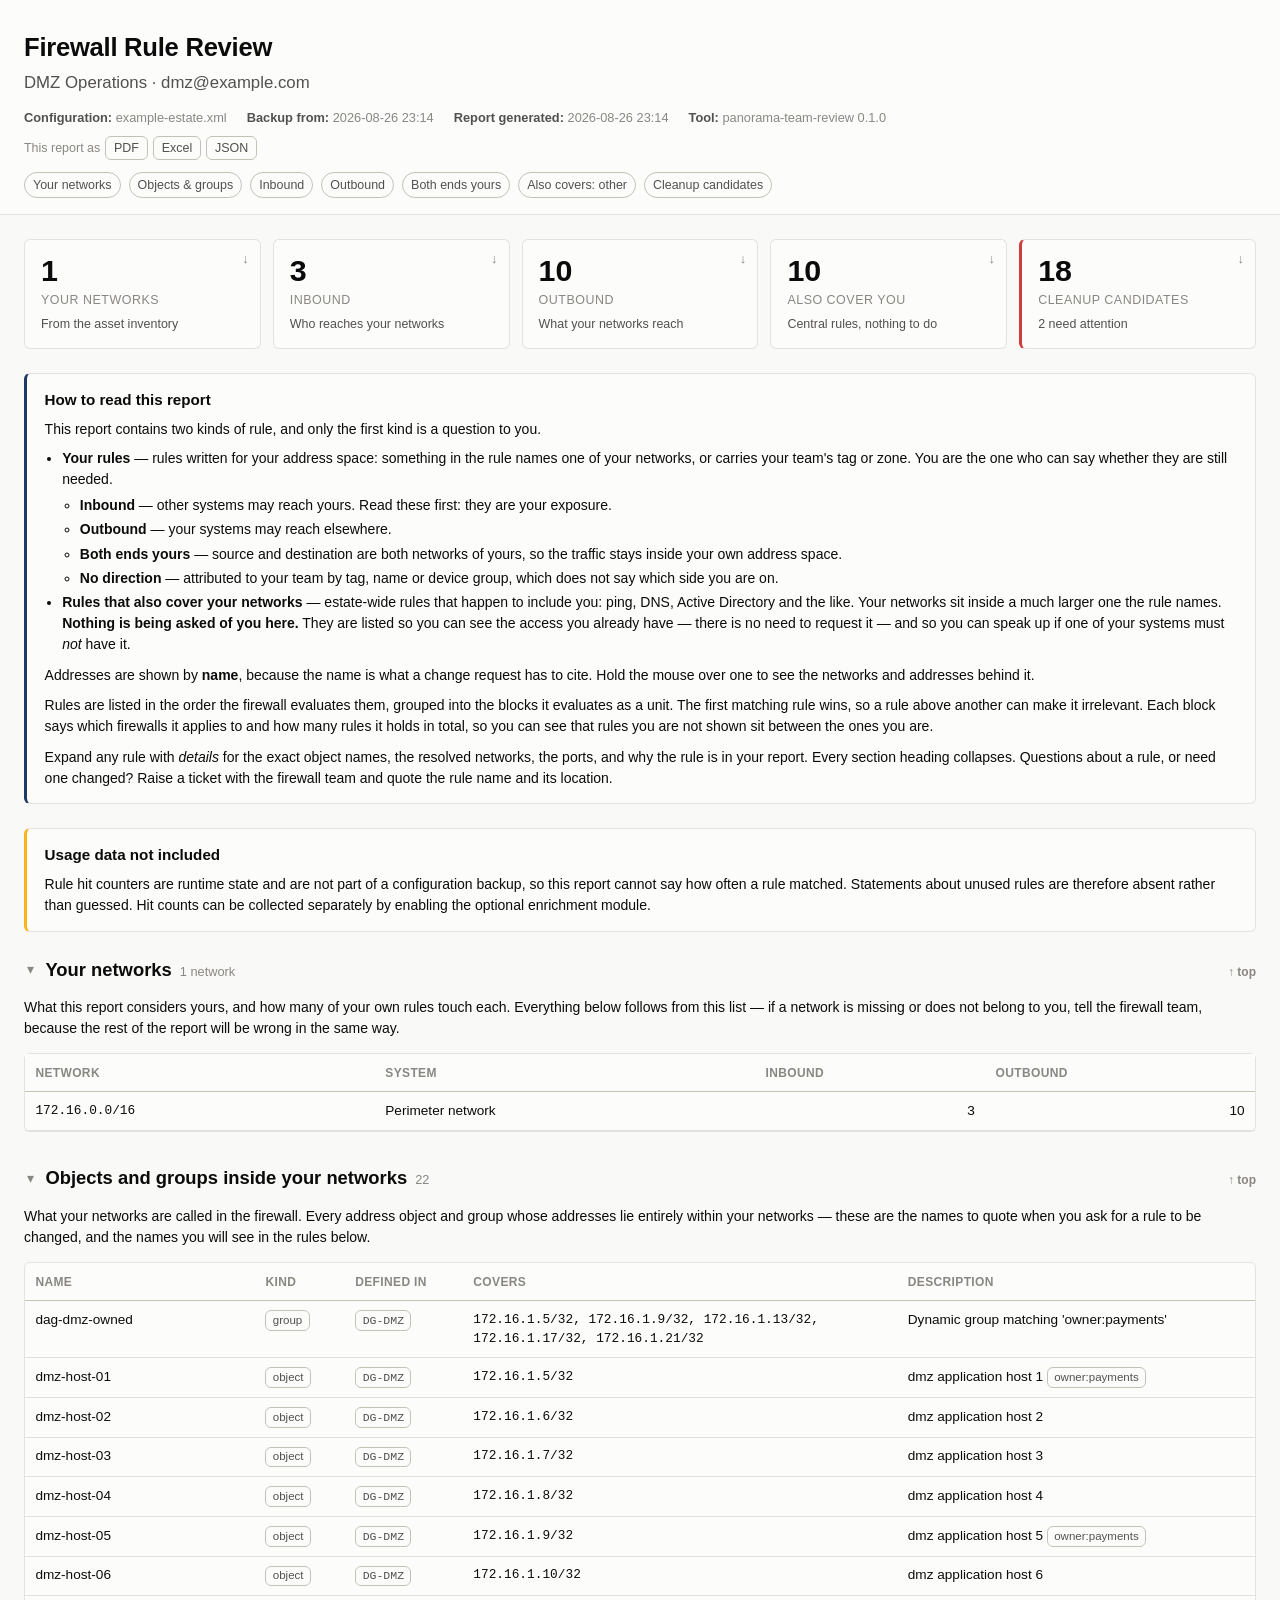
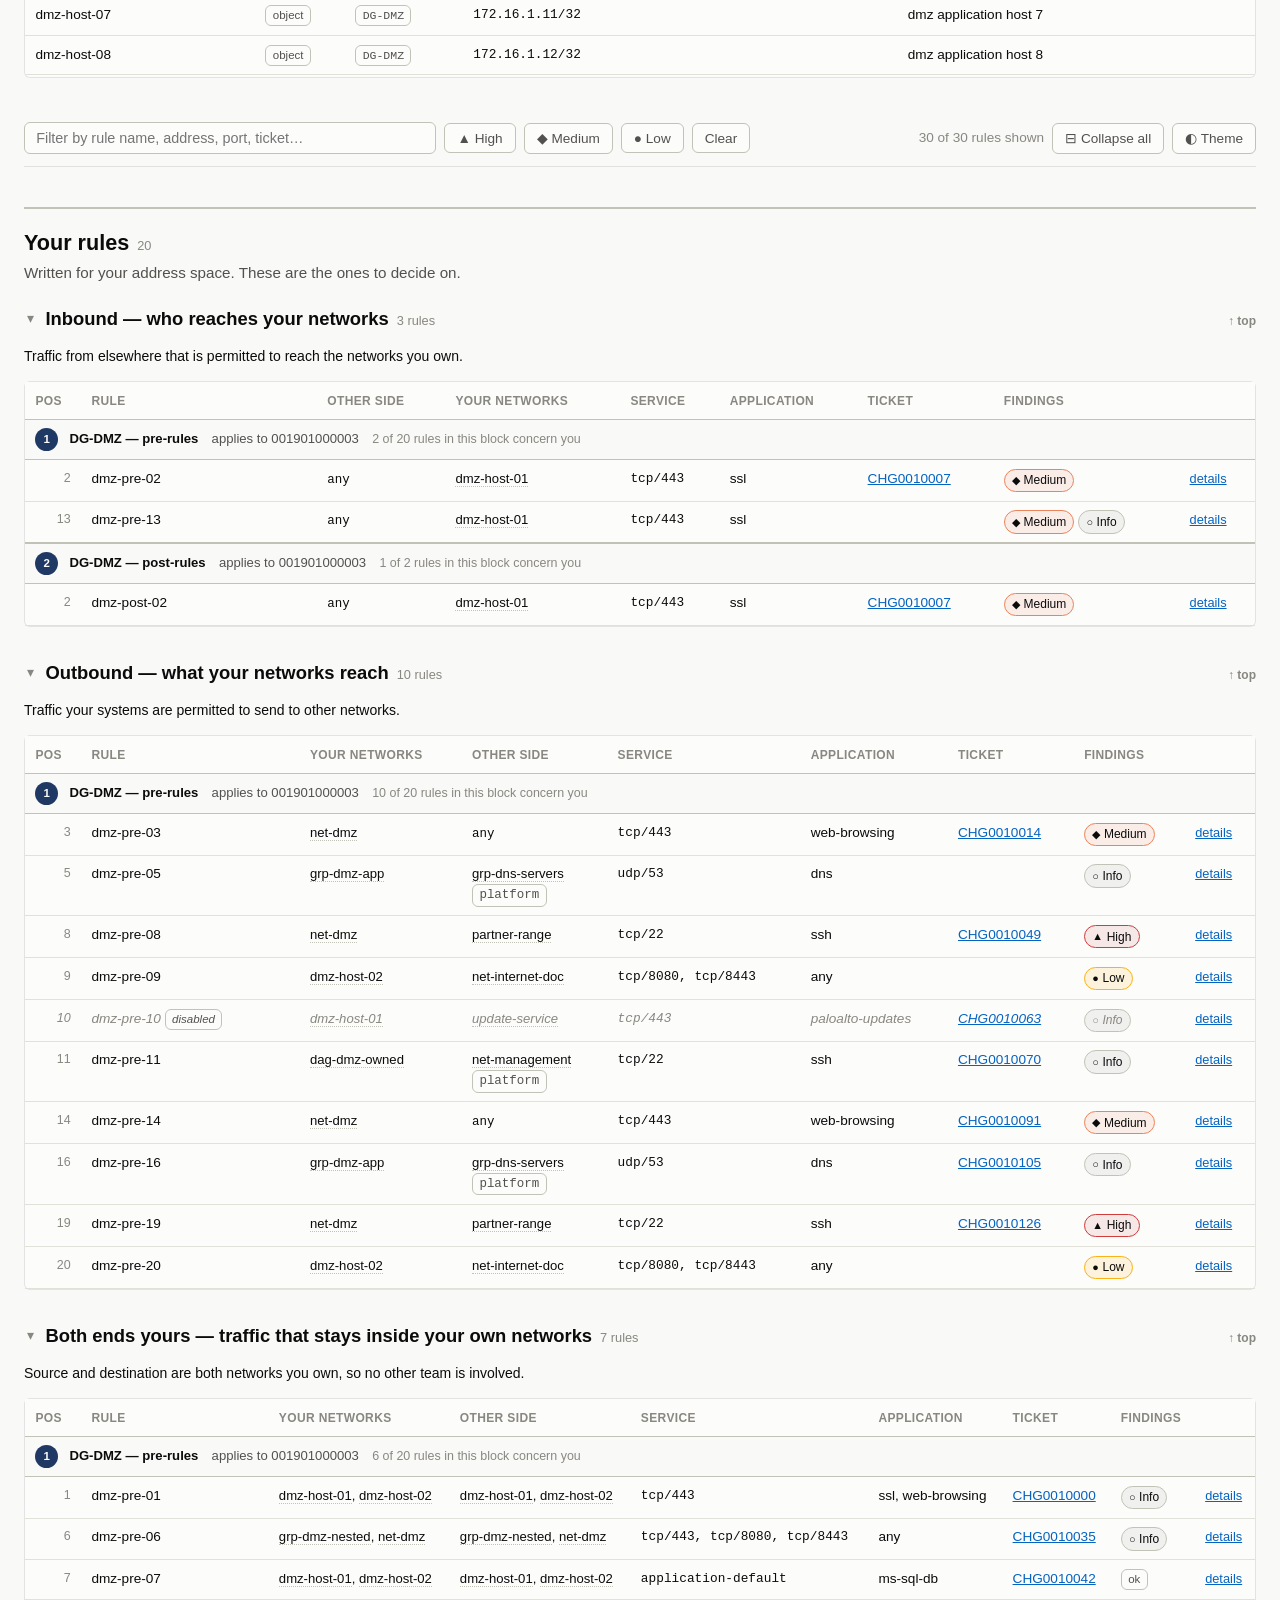
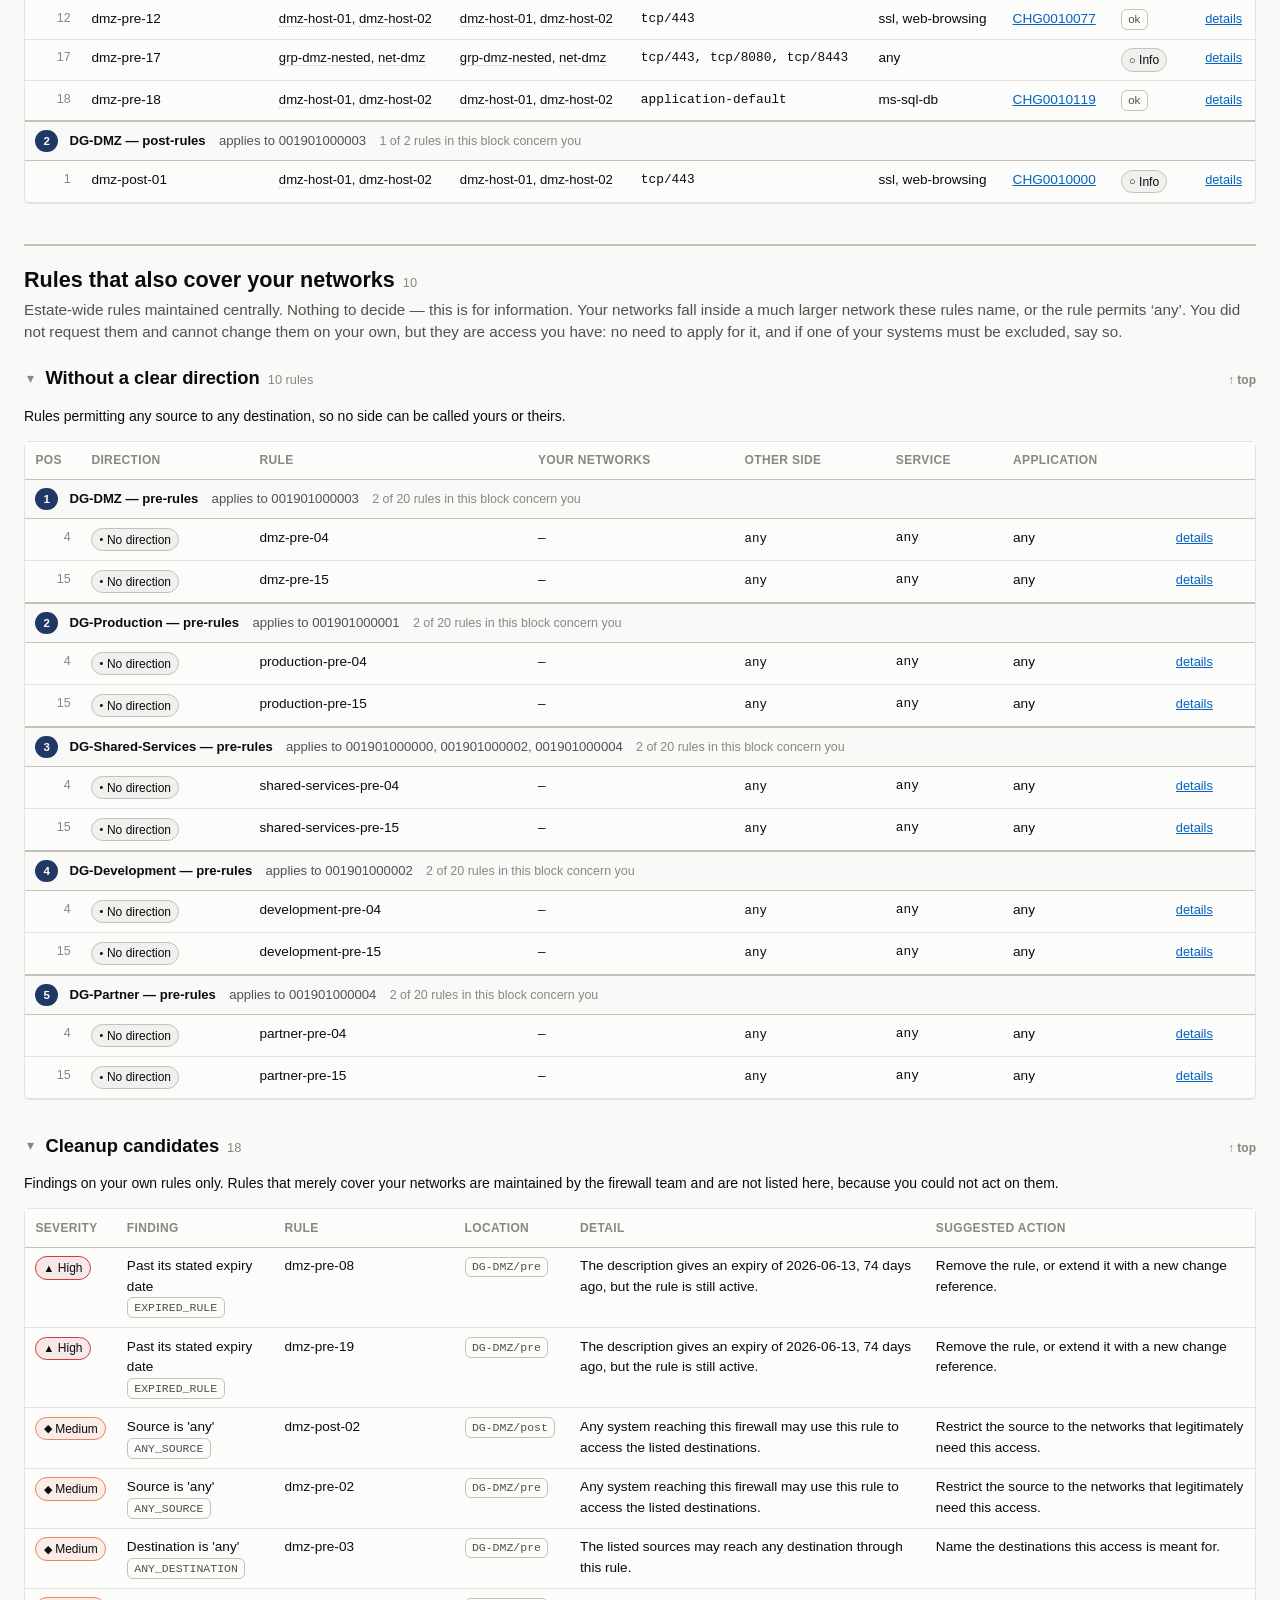
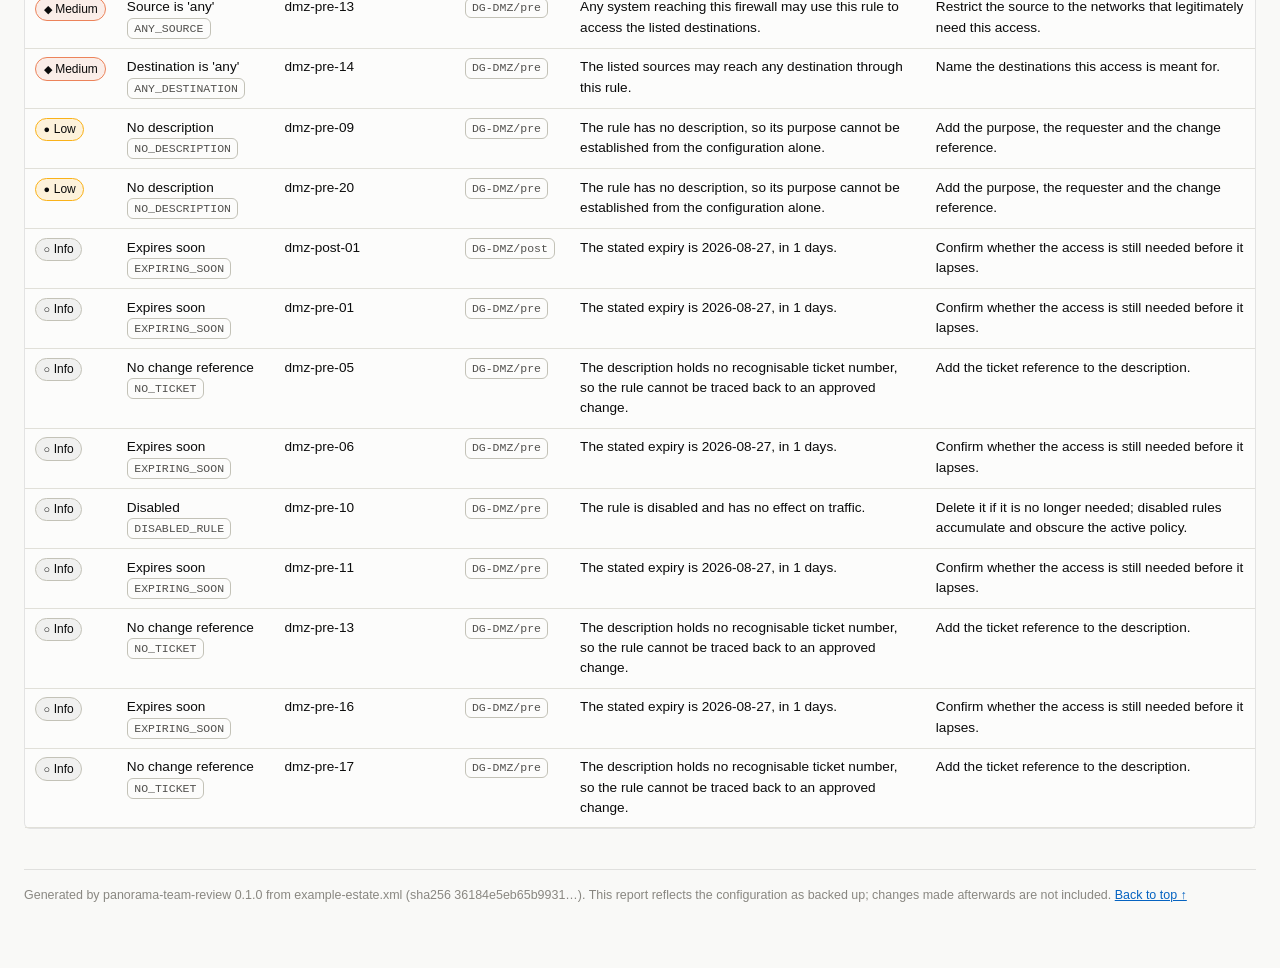
<file: example/reports/dmz_firewall-review.html>
<!doctype html>
<html lang="en">
<head>
<meta charset="utf-8">
<meta name="viewport" content="width=device-width, initial-scale=1">
<title>Firewall Rule Review — DMZ Operations</title>
<style>/* Report styling.
 *
 * Colour is used for status only, never as the sole carrier of meaning: every
 * severity and direction badge pairs its colour with an icon and a word, so the
 * report stays readable in greyscale print, in forced-colours mode, and for
 * readers with colour vision deficiency.
 *
 * Status steps and ink tokens follow a validated palette; both light and dark
 * are stepped deliberately rather than flipped.
 */

:root {
  --surface: #fcfcfb;
  --plane: #f9f9f7;
  --ink: #0b0b0b;
  --ink-secondary: #52514e;
  --ink-muted: #898781;
  --grid: #e1e0d9;
  --baseline: #c3c2b7;
  --border: rgba(11, 11, 11, 0.10);

  --status-critical: #d03b3b;
  --status-serious: #ec835a;
  --status-warning: #fab219;
  --status-good: #0ca30c;

  --tint-critical: rgba(208, 59, 59, 0.10);
  --tint-serious: rgba(236, 131, 90, 0.12);
  --tint-warning: rgba(250, 178, 25, 0.14);
  --tint-neutral: rgba(137, 135, 129, 0.10);

  --accent: #1f3864;
  --link: #0563c1;

  --radius: 6px;
  --gap: 1rem;
}

/* Dark mode is a deliberate second set of steps, not an inversion of the first.
 *
 * The same complete set is applied twice: once for viewers whose system asks
 * for dark, and once for viewers who pressed the theme button. Both must carry
 * *every* token -- an earlier version listed only the surfaces here, which left
 * the light-surface status tints on a dark background where they were nearly
 * invisible.
 *
 * The :not([data-theme="light"]) guard is what lets the button override a dark
 * system preference; without it the toggle would only work in one direction. */
@media (prefers-color-scheme: dark) {
  :root:not([data-theme="light"]) {
    --surface: #1a1a19;
    --plane: #0d0d0d;
    --ink: #ffffff;
    --ink-secondary: #c3c2b7;
    --ink-muted: #898781;
    --grid: #2c2c2a;
    --baseline: #383835;
    --border: rgba(255, 255, 255, 0.10);
    --tint-critical: rgba(208, 59, 59, 0.22);
    --tint-serious: rgba(236, 131, 90, 0.20);
    --tint-warning: rgba(250, 178, 25, 0.18);
    --tint-neutral: rgba(195, 194, 183, 0.10);
    --accent: #93b4ea;
    --link: #7fb4f5;
  }
}

:root[data-theme="dark"] {
  --surface: #1a1a19;
  --plane: #0d0d0d;
  --ink: #ffffff;
  --ink-secondary: #c3c2b7;
  --ink-muted: #898781;
  --grid: #2c2c2a;
  --baseline: #383835;
  --border: rgba(255, 255, 255, 0.10);
  --tint-critical: rgba(208, 59, 59, 0.22);
  --tint-serious: rgba(236, 131, 90, 0.20);
  --tint-warning: rgba(250, 178, 25, 0.18);
  --tint-neutral: rgba(195, 194, 183, 0.10);
  --accent: #93b4ea;
  --link: #7fb4f5;
}

* { box-sizing: border-box; }

body {
  margin: 0;
  padding: 0 0 4rem;
  background: var(--plane);
  color: var(--ink);
  font-family: -apple-system, BlinkMacSystemFont, "Segoe UI", "Noto Sans", Helvetica, Arial, sans-serif;
  font-size: 14px;
  line-height: 1.5;
}

.wrap {
  max-width: 1500px;
  margin: 0 auto;
  padding: 0 1.5rem;
}

/* --- header ------------------------------------------------------------- */

/* The header stays at the top of the window. Once a three-hundred-row table
 * has scrolled the title away there is nothing left saying whose report this
 * is, which matters most when several are open side by side. It shrinks to one
 * line as soon as the page moves, so the cost is a few pixels rather than a
 * banner permanently occupying a fifth of the screen. */
header.report {
  position: sticky;
  top: 0;
  z-index: 30;
  background: var(--surface);
  border-bottom: 1px solid var(--border);
  padding: 1.75rem 0 1rem;
  margin-bottom: 1.5rem;
  transition: padding 0.15s ease;
}

header.report h1 {
  margin: 0 0 0.25rem;
  font-size: 1.6rem;
  letter-spacing: -0.01em;
  transition: font-size 0.15s ease;
}

header.report .subject {
  font-size: 1.05rem;
  color: var(--ink-secondary);
  margin-bottom: 0.75rem;
}

header.report.compact { padding: 0.5rem 0 0.4rem; }
header.report.compact h1 { font-size: 1rem; display: inline; margin-right: 0.6rem; }
header.report.compact .subject { display: inline; font-size: 0.9rem; margin-bottom: 0; }
header.report.compact .provenance { display: none; }
header.report.compact .siblings { display: none; }
header.report.compact nav.jump { margin-top: 0.35rem; }

.provenance {
  font-size: 0.8rem;
  color: var(--ink-muted);
  display: flex;
  flex-wrap: wrap;
  gap: 0.25rem 1.25rem;
}

.provenance b { font-weight: 600; color: var(--ink-secondary); }

/* --- the same document, in its other formats ----------------------------- */

/* One review is four files: a page, a PDF, a workbook, a JSON record. The links
 * between them are deliberately quiet -- small outlined pills under the title,
 * never a toolbar. Nobody opens a report in order to change its format; they do
 * it afterwards, to forward what they just read. */

.siblings {
  display: flex;
  flex-wrap: wrap;
  align-items: center;
  gap: 0.4rem 0.75rem;
  margin-top: 0.6rem;
}

.formats {
  display: inline-flex;
  flex-wrap: wrap;
  align-items: center;
  gap: 0.3rem;
}

.formats-label { font-size: 0.78rem; color: var(--ink-muted); }

a.format {
  font-size: 0.78rem;
  padding: 0.1rem 0.5rem;
  border: 1px solid var(--baseline);
  border-radius: var(--radius);
  text-decoration: none;
  color: var(--ink-secondary);
  white-space: nowrap;
}

a.format:hover { border-color: var(--link); color: var(--link); }

/* --- jump navigation ----------------------------------------------------- */

nav.jump {
  display: flex;
  flex-wrap: wrap;
  gap: 0.3rem 0.5rem;
  margin-top: 0.75rem;
}

nav.jump a {
  font-size: 0.78rem;
  padding: 0.15rem 0.5rem;
  border: 1px solid var(--baseline);
  border-radius: 999px;
  text-decoration: none;
  color: var(--ink-secondary);
  white-space: nowrap;
}

nav.jump a:hover { border-color: var(--accent); color: var(--accent); }

/* Anchors have to clear the sticky header, or a jump link lands with its
 * heading hidden behind it. */
section.block, h2.part { scroll-margin-top: calc(var(--header-h, 5rem) + 1rem); }

/* --- stat tiles --------------------------------------------------------- */

.tiles {
  display: grid;
  grid-template-columns: repeat(auto-fit, minmax(150px, 1fr));
  gap: 0.75rem;
  margin-bottom: 1.5rem;
}

.tile {
  background: var(--surface);
  border: 1px solid var(--border);
  border-radius: var(--radius);
  padding: 0.9rem 1rem;
  position: relative;
  display: block;
}

/* A tile that counts something links to the section holding it. */
a.tile { text-decoration: none; color: inherit; }
a.tile:hover { border-color: var(--accent); }
a.tile:hover .value { color: var(--accent); }

.tile-go {
  position: absolute;
  top: 0.6rem;
  right: 0.7rem;
  font-size: 0.8rem;
  color: var(--ink-muted);
}

a.tile:hover .tile-go { color: var(--accent); }

.tile .value {
  font-size: 1.9rem;
  font-weight: 600;
  line-height: 1.1;
  font-variant-numeric: tabular-nums;
}

.tile .label {
  font-size: 0.78rem;
  color: var(--ink-muted);
  text-transform: uppercase;
  letter-spacing: 0.04em;
  margin-top: 0.2rem;
}

.tile .hint { font-size: 0.78rem; color: var(--ink-secondary); margin-top: 0.35rem; }
.tile.critical { border-left: 3px solid var(--status-critical); }
.tile.serious  { border-left: 3px solid var(--status-serious); }

/* --- callouts ----------------------------------------------------------- */

.callout {
  background: var(--surface);
  border: 1px solid var(--border);
  border-left: 3px solid var(--accent);
  border-radius: var(--radius);
  padding: 0.9rem 1.1rem;
  margin-bottom: 1.5rem;
}

.callout h2 { margin: 0 0 0.5rem; font-size: 0.95rem; }
.callout ul { margin: 0.3rem 0 0; padding-left: 1.1rem; }
.callout li { margin-bottom: 0.2rem; }
.callout.warn { border-left-color: var(--status-warning); }

/* --- controls ----------------------------------------------------------- */

/* Deliberately not sticky. The row worth keeping on screen while reading a
 * three-hundred-row table is the one naming the columns, not the filter box --
 * a filter is set once and then left alone, and two stacked bars eat the space
 * the table header needs. */
.controls {
  z-index: 20;
  background: var(--plane);
  padding: 0.75rem 0;
  border-bottom: 1px solid var(--border);
  display: flex;
  flex-wrap: wrap;
  gap: 0.5rem;
  align-items: center;
  margin-bottom: 1rem;
}

.controls input[type="search"] {
  flex: 1 1 260px;
  min-width: 200px;
  padding: 0.45rem 0.7rem;
  border: 1px solid var(--baseline);
  border-radius: var(--radius);
  background: var(--surface);
  color: var(--ink);
  font-size: 0.9rem;
}

.controls button {
  padding: 0.4rem 0.75rem;
  border: 1px solid var(--baseline);
  border-radius: var(--radius);
  background: var(--surface);
  color: var(--ink-secondary);
  cursor: pointer;
  font-size: 0.85rem;
}

.controls button[aria-pressed="true"] {
  background: var(--accent);
  border-color: var(--accent);
  color: #fff;
}

.controls .spacer { flex: 1 1 auto; }
.controls .count { font-size: 0.85rem; color: var(--ink-muted); }

/* The address lookup answers into this. It is empty until something is typed:
 * an empty result table under an empty box reads as "no team owns anything". */
.lookup-results:empty { display: none; }
.lookup-results { margin-top: 0.75rem; }
.lookup-results .lede { margin: 0.25rem 0 0; }

/* --- parts -------------------------------------------------------------- */

/* The report is split into two parts that ask different things of the reader:
 * rules that are the team's to decide on, and rules that merely cover them.
 * The heading has to be unmistakably heavier than a section heading, or the
 * distinction reads as one more table among the others. */

h2.part {
  font-size: 1.35rem;
  margin: 2.5rem 0 0.15rem;
  padding-top: 1.1rem;
  border-top: 2px solid var(--baseline);
  display: flex;
  align-items: baseline;
  gap: 0.5rem;
}

p.part-lede {
  color: var(--ink-secondary);
  font-size: 0.95rem;
  margin: 0 0 1.25rem;
}

/* --- sections and tables ------------------------------------------------ */

section.block { margin-bottom: 2rem; }

section.block > h2 {
  font-size: 1.15rem;
  margin: 0 0 0.15rem;
  display: flex;
  align-items: baseline;
  gap: 0.5rem;
}

/* --- collapsible sections ------------------------------------------------ */

h2.section-head {
  display: flex;
  align-items: baseline;
  gap: 0.5rem;
  font-size: 1.15rem;
  margin: 0 0 0.15rem;
}

button.collapse {
  background: none;
  border: none;
  color: var(--ink-muted);
  cursor: pointer;
  padding: 0 0.2rem;
  font-size: 0.9rem;
  line-height: 1;
  align-self: center;
}

button.collapse:hover { color: var(--ink); }
.chevron { display: inline-block; transition: transform 0.15s ease; }
h2.section-head.collapsed .chevron { transform: rotate(-90deg); }

.section-title { flex: 0 1 auto; }

a.to-top {
  margin-left: auto;
  font-size: 0.75rem;
  color: var(--ink-muted);
  text-decoration: none;
  white-space: nowrap;
}

a.to-top:hover { color: var(--accent); }

section.block > .lede {
  color: var(--ink-secondary);
  font-size: 0.88rem;
  margin: 0 0 0.75rem;
}

.count-badge {
  font-size: 0.8rem;
  font-weight: 500;
  color: var(--ink-muted);
  font-variant-numeric: tabular-nums;
}

/* No overflow, and that is the whole point.
 *
 * `overflow-x: auto` forces `overflow-y` to `auto` as well, which makes this
 * element a scroll container -- and a sticky table header sticks to its nearest
 * scroll container, not to the window. Since this box has no height limit it
 * never scrolls vertically, so the header row had nothing to stick to and
 * scrolled away with the rest of the table. Leaving the page as the scrollport
 * is what makes the column names stay put.
 *
 * A rule table compresses to about 995px before its cells stop wrapping.
 * Narrower than that the page itself scrolls sideways, which is the deliberate
 * choice: an earlier version handed the overflow back to this element below
 * 1080px, and every reader in a half-width window or at 175% zoom lost the
 * column names without being told why. Keeping them is worth a horizontal
 * scrollbar on a window too narrow for the table anyway. */
.table-scroll {
  background: var(--surface);
  border: 1px solid var(--border);
  border-radius: var(--radius);
}

/* The asset and object lists sit above the rules, where they answer "is this
 * report even about the right networks?" -- but an inventory generated from a
 * network plan runs to hundreds of entries, and at full height it becomes a
 * wall the reader has to scroll past before reaching a single rule. Capping it
 * keeps the whole list available and the page navigable. This one *is* its own
 * scrollport, so its header sticks to the top of the box instead. */
.table-scroll.capped { max-height: 26rem; overflow-y: auto; }

/* Wide content must not push the page sideways *above* the width at which the
 * table stops fitting, so the wrapper is allowed to shrink with it. */
.wrap { min-width: 0; }

table {
  width: 100%;
  border-collapse: collapse;
  font-size: 0.85rem;
}

/* The column names follow the reader down the table. --header-h is the height
 * of the sticky page header, measured by the page itself; without the offset
 * the header row would slide underneath it. It defaults to zero so that a page
 * with no sticky header of its own -- the cross-team overview -- pins the
 * column names to the top of the window rather than to thin air. */
thead th {
  position: sticky;
  top: var(--header-h, 0px);
  z-index: 5;
  background: var(--surface);
  text-align: left;
  font-weight: 600;
  font-size: 0.75rem;
  text-transform: uppercase;
  letter-spacing: 0.03em;
  color: var(--ink-muted);
  padding: 0.6rem 0.65rem;
  border-bottom: 1px solid var(--baseline);
  /* The line and the lift both matter. `border-collapse: collapse` hands the
   * bottom border to whichever cell wins the collapse, so a scrolled-under row
   * can take it and leave the header welded to the first line of data -- which
   * is exactly how it looked. The first shadow redraws the rule unconditionally;
   * the second casts the header over the rows passing beneath it, so it reads
   * as a bar floating above the table instead of a row inside it. */
  box-shadow: 0 1px 0 var(--baseline), 0 6px 8px -6px rgba(0, 0, 0, 0.25);
  white-space: nowrap;
}

/* Inside a box that scrolls on its own -- the capped lists, and every table
 * once the viewport is too narrow for the columns -- the header sticks to that
 * box, so the page-header offset would push it down over the first rows. */
.table-scroll.capped thead th { top: 0; }

tbody td {
  padding: 0.55rem 0.65rem;
  border-bottom: 1px solid var(--grid);
  vertical-align: top;
}

tbody tr.rule-row:hover { background: var(--tint-neutral); }
tbody tr.disabled td { color: var(--ink-muted); font-style: italic; }
tbody tr.detail-row > td { background: var(--plane); padding: 0.9rem 1rem; }

/* --- policy blocks ------------------------------------------------------ */

/* Rules are grouped into the blocks the firewall evaluates as a unit, in the
 * order it evaluates them. The heading row carries the block's position, the
 * firewalls it reaches, and how many rules it holds in total -- the last one
 * being what tells a reader that rules they are not shown sit between the
 * ones they are. */

tbody tr.scope-row > td {
  background: var(--plane);
  border-top: 2px solid var(--baseline);
  border-bottom: 1px solid var(--baseline);
  padding: 0.5rem 0.65rem;
  font-size: 0.82rem;
}

tbody tr.scope-row:first-child > td { border-top: none; }

.scope-step {
  display: inline-block;
  min-width: 1.4rem;
  height: 1.4rem;
  line-height: 1.4rem;
  text-align: center;
  border-radius: 999px;
  background: var(--accent);
  color: var(--surface);
  font-size: 0.72rem;
  font-weight: 600;
  margin-right: 0.5rem;
  font-variant-numeric: tabular-nums;
}

.scope-title { font-weight: 600; margin-right: 0.6rem; }
.scope-reach { color: var(--ink-secondary); margin-right: 0.6rem; }
.scope-count { color: var(--ink-muted); font-size: 0.78rem; }

td.pos {
  color: var(--ink-muted);
  font-size: 0.78rem;
  width: 3.5rem;
}

.why {
  margin-top: 0.6rem;
  padding-top: 0.5rem;
  border-top: 1px solid var(--grid);
  font-size: 0.8rem;
  color: var(--ink-secondary);
}

td.addr, td.svc {
  font-family: ui-monospace, SFMono-Regular, "SF Mono", Menlo, Consolas, monospace;
  font-size: 0.8rem;
  max-width: 340px;
  word-break: break-word;
}

/* --- object names, addresses behind them --------------------------------- */

/* A cell of resolved addresses is unreadable to everyone outside the network
 * team and is not what a change request cites. The object name leads; the
 * addresses live in the tooltip. The dotted underline is what says a tooltip
 * is there -- without it nobody hovers. */
td.objs {
  max-width: 320px;
  word-break: break-word;
  font-size: 0.82rem;
}

.named {
  border-bottom: 1px dotted var(--baseline);
  cursor: help;
}

.named:hover { border-bottom-color: var(--accent); color: var(--accent); }

.literal {
  font-family: ui-monospace, SFMono-Regular, "SF Mono", Menlo, Consolas, monospace;
  font-size: 0.78rem;
}

.more { color: var(--ink-muted); font-size: 0.78rem; }

td.name { font-weight: 500; min-width: 180px; }
td.num { text-align: right; font-variant-numeric: tabular-nums; white-space: nowrap; }

.toggle {
  background: none;
  border: none;
  color: var(--link);
  cursor: pointer;
  padding: 0;
  font-size: 0.8rem;
  text-decoration: underline;
}

/* --- badges: colour is always paired with an icon and a word ------------- */

.badge {
  display: inline-flex;
  align-items: center;
  gap: 0.3em;
  padding: 0.1rem 0.45rem;
  border-radius: 999px;
  font-size: 0.75rem;
  font-weight: 500;
  white-space: nowrap;
  border: 1px solid transparent;
}

.badge .icon { font-size: 0.9em; line-height: 1; }

.sev-high     { background: var(--tint-critical); border-color: var(--status-critical); }
.sev-medium   { background: var(--tint-serious);  border-color: var(--status-serious); }
.sev-low      { background: var(--tint-warning);  border-color: var(--status-warning); }
.sev-info     { background: var(--tint-neutral);  border-color: var(--baseline); }

/* A rule that blocks traffic must not read like one that permits it. This is
 * the one badge that is loud on purpose. */
.action-block {
  background: var(--tint-critical);
  border-color: var(--status-critical);
  font-weight: 600;
  text-transform: uppercase;
  letter-spacing: 0.02em;
}

.dir-inbound  { background: var(--tint-neutral); border-color: var(--baseline); }
.dir-outbound { background: var(--tint-neutral); border-color: var(--baseline); }
.dir-internal { background: var(--tint-neutral); border-color: var(--baseline); }
.dir-related  { background: var(--tint-neutral); border-color: var(--baseline); }

.pill {
  display: inline-block;
  padding: 0.05rem 0.4rem;
  border: 1px solid var(--baseline);
  border-radius: var(--radius);
  font-size: 0.72rem;
  color: var(--ink-secondary);
  margin-right: 0.25rem;
  white-space: nowrap;
}

.pill.mono { font-family: ui-monospace, Menlo, Consolas, monospace; }

a { color: var(--link); }
a.ticket { font-weight: 500; white-space: nowrap; }

/* --- detail panel ------------------------------------------------------- */

.detail-grid {
  display: grid;
  grid-template-columns: repeat(auto-fit, minmax(260px, 1fr));
  gap: 0.9rem 1.5rem;
}

.detail-grid dt {
  font-size: 0.72rem;
  text-transform: uppercase;
  letter-spacing: 0.03em;
  color: var(--ink-muted);
  margin-bottom: 0.15rem;
}

.detail-grid dd {
  margin: 0 0 0.6rem;
  font-size: 0.85rem;
  word-break: break-word;
}

.detail-grid dd.mono {
  font-family: ui-monospace, Menlo, Consolas, monospace;
  font-size: 0.8rem;
}

/* A rule description is a change log, one entry per line. Collapsing the line
 * breaks makes the ticket from one entry read as though it belonged to the
 * date of the next. */
.detail-grid dd.pre { white-space: pre-wrap; }

.finding-item {
  border-left: 3px solid var(--baseline);
  padding: 0.35rem 0 0.35rem 0.7rem;
  margin-bottom: 0.5rem;
}

.finding-item.high   { border-left-color: var(--status-critical); }
.finding-item.medium { border-left-color: var(--status-serious); }
.finding-item.low    { border-left-color: var(--status-warning); }

.finding-item .rec { color: var(--ink-secondary); font-size: 0.82rem; }

.empty {
  padding: 1.1rem;
  text-align: center;
  color: var(--ink-muted);
  background: var(--surface);
  border: 1px dashed var(--baseline);
  border-radius: var(--radius);
  font-size: 0.88rem;
}

footer.report {
  margin-top: 2.5rem;
  padding-top: 1rem;
  border-top: 1px solid var(--border);
  font-size: 0.78rem;
  color: var(--ink-muted);
}

.hidden { display: none !important; }

@media print {
  .controls, .toggle { display: none !important; }
  body { background: #fff; color: #000; font-size: 10pt; }
  .table-scroll { overflow: visible; border: none; }
  tbody tr { page-break-inside: avoid; }
  section.block { page-break-before: auto; }
}

/* Sub-headings inside a section, for a check that reports two distinct kinds
 * of finding under one roof. */
h3.gap-head {
  display: flex;
  align-items: baseline;
  gap: 0.5rem;
  font-size: 0.98rem;
  margin: 1.4rem 0 0.15rem;
}
</style>
</head>
<body>
<a id="top"></a>


<header class="report" id="page-header">
  <div class="wrap">
    <h1>Firewall Rule Review</h1>
    <div class="subject">DMZ Operations · dmz@example.com</div>
    <div class="provenance">
      <span><b>Configuration:</b> example-estate.xml</span>
<span><b>Backup from:</b> 2026-08-26 23:14</span>      <span><b>Report generated:</b> 2026-08-26 23:14</span>
      <span><b>Tool:</b> panorama-team-review 0.1.0</span>
    </div>

    <div class="siblings"><span class="formats"><span class="formats-label">This report as</span><a class="format" href="dmz_firewall-review.pdf">PDF</a><a class="format" href="dmz_firewall-review.xlsx">Excel</a><a class="format" href="dmz_firewall-review.json.gz">JSON</a></span>
</div>

    <nav class="jump" aria-label="Sections of this report">
<a href="#s-networks">Your networks</a><a href="#s-objects">Objects &amp; groups</a><a href="#s-own-inbound">Inbound</a><a href="#s-own-outbound">Outbound</a><a href="#s-own-internal">Both ends yours</a><a href="#s-covered-other">Also covers: other</a><a href="#s-findings">Cleanup candidates</a>    </nav>
  </div>
</header>

<div class="wrap">

  <div class="tiles">
    <a class="tile " href="#s-networks">
  <div class="value">1</div>
  <div class="label">Your networks</div>
<div class="hint">From the asset inventory</div>  <span class="tile-go" aria-hidden="true">↓</span>
</a>

    <a class="tile " href="#s-own-inbound">
  <div class="value">3</div>
  <div class="label">Inbound</div>
<div class="hint">Who reaches your networks</div>  <span class="tile-go" aria-hidden="true">↓</span>
</a>

    <a class="tile " href="#s-own-outbound">
  <div class="value">10</div>
  <div class="label">Outbound</div>
<div class="hint">What your networks reach</div>  <span class="tile-go" aria-hidden="true">↓</span>
</a>

    <a class="tile " href="#s-covered-other">
  <div class="value">10</div>
  <div class="label">Also cover you</div>
<div class="hint">Central rules, nothing to do</div>  <span class="tile-go" aria-hidden="true">↓</span>
</a>

    <a class="tile critical" href="#s-findings">
  <div class="value">18</div>
  <div class="label">Cleanup candidates</div>
<div class="hint">2 need attention</div>  <span class="tile-go" aria-hidden="true">↓</span>
</a>

  </div>

  <div class="callout">
    <h2>How to read this report</h2>
    <p style="margin:0 0 0.5rem">
      This report contains two kinds of rule, and only the first kind is a question to you.
    </p>
    <ul>
      <li>
        <strong>Your rules</strong> — rules written for your address space: something in the rule
        names one of your networks, or carries your team's tag or zone. You are the one who can
        say whether they are still needed.
        <ul>
          <li><strong>Inbound</strong> — other systems may reach yours. Read these first: they are your exposure.</li>
          <li><strong>Outbound</strong> — your systems may reach elsewhere.</li>
          <li><strong>Both ends yours</strong> — source and destination are both networks of yours, so the traffic stays inside your own address space.</li>
          <li><strong>No direction</strong> — attributed to your team by tag, name or device group, which does not say which side you are on.</li>
        </ul>
      </li>
      <li>
        <strong>Rules that also cover your networks</strong> — estate-wide rules that happen to
        include you: ping, DNS, Active Directory and the like. Your networks sit inside a much
        larger one the rule names. <strong>Nothing is being asked of you here.</strong> They are
        listed so you can see the access you already have — there is no need to request it — and
        so you can speak up if one of your systems must <em>not</em> have it.
      </li>
    </ul>
    <p style="margin:0.6rem 0 0">
      Addresses are shown by <strong>name</strong>, because the name is what a change request has
      to cite. Hold the mouse over one to see the networks and addresses behind it.
    </p>
    <p style="margin:0.6rem 0 0">
      Rules are listed in the order the firewall evaluates them, grouped into the blocks it
      evaluates as a unit. The first matching rule wins, so a rule above another can make it
      irrelevant. Each block says which firewalls it applies to and how many rules it holds in
      total, so you can see that rules you are not shown sit between the ones you are.
    </p>
    <p style="margin:0.6rem 0 0">
      Expand any rule with <em>details</em> for the exact object names, the resolved networks,
      the ports, and why the rule is in your report. Every section heading collapses.
Questions about a rule, or need one changed? Raise a ticket with the firewall team and quote the rule name and its location.    </p>
  </div>

  <div class="callout warn">
    <h2>Usage data not included</h2>
    <p style="margin:0">
      Rule hit counters are runtime state and are not part of a configuration backup, so this
      report cannot say how often a rule matched. Statements about unused rules are therefore
      absent rather than guessed. Hit counts can be collected separately by enabling the
      optional enrichment module.
    </p>
  </div>

  <section class="block" id="s-networks">
    <h2 class="section-head">
  <button class="collapse" data-collapse="networks" aria-expanded="true"
          aria-controls="s-networks" title="Collapse or expand this section">
    <span class="chevron" aria-hidden="true">▾</span>
  </button>
  <span class="section-title">Your networks</span>
<span class="count-badge">1 network</span>  <a class="to-top" href="#top" title="Back to the top of the report">↑ top</a>
</h2>

    <div class="collapsible" data-body="networks">
      <p class="lede">
        What this report considers yours, and how many of your own rules touch each. Everything
        below follows from this list — if a network is missing or does not belong to you, tell the
        firewall team, because the rest of the report will be wrong in the same way.
      </p>
      <div class="table-scroll">
        <table>
          <thead><tr><th>Network</th><th>System</th><th class="num">Inbound</th><th class="num">Outbound</th></tr></thead>
          <tbody>
            <tr>
              <td class="addr">172.16.0.0/16</td>
              <td>Perimeter network</td>
              <td class="num">3</td>
              <td class="num">10</td>
            </tr>
          </tbody>
        </table>
      </div>
    </div>
  </section>

  <section class="block" id="s-objects">
    <h2 class="section-head">
  <button class="collapse" data-collapse="objects" aria-expanded="true"
          aria-controls="s-objects" title="Collapse or expand this section">
    <span class="chevron" aria-hidden="true">▾</span>
  </button>
  <span class="section-title">Objects and groups inside your networks</span>
<span class="count-badge">22</span>  <a class="to-top" href="#top" title="Back to the top of the report">↑ top</a>
</h2>

    <div class="collapsible" data-body="objects">
      <p class="lede">
        What your networks are called in the firewall. Every address object and group whose
        addresses lie entirely within your networks — these are the names to quote when you ask
        for a rule to be changed, and the names you will see in the rules below.
      </p>
      <div class="table-scroll capped">
        <table>
          <thead><tr><th>Name</th><th>Kind</th><th>Defined in</th><th>Covers</th><th>Description</th></tr></thead>
          <tbody>
            <tr>
              <td class="name mono">dag-dmz-owned</td>
              <td><span class="pill">group</span></td>
              <td><span class="pill mono">DG-DMZ</span></td>
              <td class="addr">172.16.1.5/32, 172.16.1.9/32, 172.16.1.13/32, 172.16.1.17/32, 172.16.1.21/32</td>
              <td>Dynamic group matching &#39;owner:payments&#39;              </td>
            </tr>
            <tr>
              <td class="name mono">dmz-host-01</td>
              <td><span class="pill">object</span></td>
              <td><span class="pill mono">DG-DMZ</span></td>
              <td class="addr">172.16.1.5/32</td>
              <td>dmz application host 1 <span class="pill">owner:payments</span>              </td>
            </tr>
            <tr>
              <td class="name mono">dmz-host-02</td>
              <td><span class="pill">object</span></td>
              <td><span class="pill mono">DG-DMZ</span></td>
              <td class="addr">172.16.1.6/32</td>
              <td>dmz application host 2              </td>
            </tr>
            <tr>
              <td class="name mono">dmz-host-03</td>
              <td><span class="pill">object</span></td>
              <td><span class="pill mono">DG-DMZ</span></td>
              <td class="addr">172.16.1.7/32</td>
              <td>dmz application host 3              </td>
            </tr>
            <tr>
              <td class="name mono">dmz-host-04</td>
              <td><span class="pill">object</span></td>
              <td><span class="pill mono">DG-DMZ</span></td>
              <td class="addr">172.16.1.8/32</td>
              <td>dmz application host 4              </td>
            </tr>
            <tr>
              <td class="name mono">dmz-host-05</td>
              <td><span class="pill">object</span></td>
              <td><span class="pill mono">DG-DMZ</span></td>
              <td class="addr">172.16.1.9/32</td>
              <td>dmz application host 5 <span class="pill">owner:payments</span>              </td>
            </tr>
            <tr>
              <td class="name mono">dmz-host-06</td>
              <td><span class="pill">object</span></td>
              <td><span class="pill mono">DG-DMZ</span></td>
              <td class="addr">172.16.1.10/32</td>
              <td>dmz application host 6              </td>
            </tr>
            <tr>
              <td class="name mono">dmz-host-07</td>
              <td><span class="pill">object</span></td>
              <td><span class="pill mono">DG-DMZ</span></td>
              <td class="addr">172.16.1.11/32</td>
              <td>dmz application host 7              </td>
            </tr>
            <tr>
              <td class="name mono">dmz-host-08</td>
              <td><span class="pill">object</span></td>
              <td><span class="pill mono">DG-DMZ</span></td>
              <td class="addr">172.16.1.12/32</td>
              <td>dmz application host 8              </td>
            </tr>
            <tr>
              <td class="name mono">dmz-host-09</td>
              <td><span class="pill">object</span></td>
              <td><span class="pill mono">DG-DMZ</span></td>
              <td class="addr">172.16.1.13/32</td>
              <td>dmz application host 9 <span class="pill">owner:payments</span>              </td>
            </tr>
            <tr>
              <td class="name mono">dmz-host-10</td>
              <td><span class="pill">object</span></td>
              <td><span class="pill mono">DG-DMZ</span></td>
              <td class="addr">172.16.1.14/32</td>
              <td>dmz application host 10              </td>
            </tr>
            <tr>
              <td class="name mono">dmz-host-11</td>
              <td><span class="pill">object</span></td>
              <td><span class="pill mono">DG-DMZ</span></td>
              <td class="addr">172.16.1.15/32</td>
              <td>dmz application host 11              </td>
            </tr>
            <tr>
              <td class="name mono">dmz-host-12</td>
              <td><span class="pill">object</span></td>
              <td><span class="pill mono">DG-DMZ</span></td>
              <td class="addr">172.16.1.16/32</td>
              <td>dmz application host 12              </td>
            </tr>
            <tr>
              <td class="name mono">dmz-host-13</td>
              <td><span class="pill">object</span></td>
              <td><span class="pill mono">DG-DMZ</span></td>
              <td class="addr">172.16.1.17/32</td>
              <td>dmz application host 13 <span class="pill">owner:payments</span>              </td>
            </tr>
            <tr>
              <td class="name mono">dmz-host-14</td>
              <td><span class="pill">object</span></td>
              <td><span class="pill mono">DG-DMZ</span></td>
              <td class="addr">172.16.1.18/32</td>
              <td>dmz application host 14              </td>
            </tr>
            <tr>
              <td class="name mono">dmz-host-15</td>
              <td><span class="pill">object</span></td>
              <td><span class="pill mono">DG-DMZ</span></td>
              <td class="addr">172.16.1.19/32</td>
              <td>dmz application host 15              </td>
            </tr>
            <tr>
              <td class="name mono">dmz-host-16</td>
              <td><span class="pill">object</span></td>
              <td><span class="pill mono">DG-DMZ</span></td>
              <td class="addr">172.16.1.20/32</td>
              <td>dmz application host 16              </td>
            </tr>
            <tr>
              <td class="name mono">dmz-host-17</td>
              <td><span class="pill">object</span></td>
              <td><span class="pill mono">DG-DMZ</span></td>
              <td class="addr">172.16.1.21/32</td>
              <td>dmz application host 17 <span class="pill">owner:payments</span>              </td>
            </tr>
            <tr>
              <td class="name mono">dmz-host-18</td>
              <td><span class="pill">object</span></td>
              <td><span class="pill mono">DG-DMZ</span></td>
              <td class="addr">172.16.1.22/32</td>
              <td>dmz application host 18              </td>
            </tr>
            <tr>
              <td class="name mono">grp-dmz-app</td>
              <td><span class="pill">group</span></td>
              <td><span class="pill mono">DG-DMZ</span></td>
              <td class="addr">172.16.1.5/32, 172.16.1.6/32</td>
              <td>Static group grp-dmz-app              </td>
            </tr>
            <tr>
              <td class="name mono">grp-dmz-nested</td>
              <td><span class="pill">group</span></td>
              <td><span class="pill mono">DG-DMZ</span></td>
              <td class="addr">172.16.1.5/32, 172.16.1.6/32, 172.16.1.7/32</td>
              <td>Static group grp-dmz-nested              </td>
            </tr>
            <tr>
              <td class="name mono">net-dmz</td>
              <td><span class="pill">object</span></td>
              <td><span class="pill mono">DG-DMZ</span></td>
              <td class="addr">172.16.0.0/16</td>
              <td>dmz network segment              </td>
            </tr>
          </tbody>
        </table>
      </div>
    </div>
  </section>

  <div class="controls">
    <input type="search" id="filter" placeholder="Filter by rule name, address, port, ticket…" aria-label="Filter rules">
    <button data-severity="high" aria-pressed="false">▲ High</button>
    <button data-severity="medium" aria-pressed="false">◆ Medium</button>
    <button data-severity="low" aria-pressed="false">● Low</button>
    <button id="clear">Clear</button>
    <span class="spacer"></span>
    <span class="count" id="count"></span>
    <button id="collapse-all">⊟ Collapse all</button>
    <button id="theme" title="Switch between light and dark">◐ Theme</button>
  </div>

  <h2 class="part">Your rules <span class="count-badge">20</span></h2>
  <p class="part-lede">
    Written for your address space. These are the ones to decide on.
  </p>


  <section class="block" data-section="own-inbound" id="s-own-inbound">
  <h2 class="section-head">
  <button class="collapse" data-collapse="own-inbound" aria-expanded="true"
          aria-controls="s-own-inbound" title="Collapse or expand this section">
    <span class="chevron" aria-hidden="true">▾</span>
  </button>
  <span class="section-title">Inbound — who reaches your networks</span>
<span class="count-badge">3 rules</span>  <a class="to-top" href="#top" title="Back to the top of the report">↑ top</a>
</h2>

  <div class="collapsible" data-body="own-inbound">
  <p class="lede">Traffic from elsewhere that is permitted to reach the networks you own.</p>
  <div class="table-scroll">
    <table>
      <thead>
        <tr>
          <th class="num" title="Position of the rule inside its block">Pos</th>
          <th>Rule</th>
<th>Other side</th><th>Your networks</th>
          <th>Service</th><th>Application</th>
<th>Ticket</th><th>Findings</th>          <th></th>
        </tr>
      </thead>
      <tbody>
        <tr class="scope-row" data-scope-header="DG-DMZ/pre">
          <td colspan="9">
            <span class="scope-step">1</span>
            <span class="scope-title">DG-DMZ — pre-rules</span>
            <span class="scope-reach">applies to 001901000003</span>
            <span class="scope-count">2 of 20 rules in this block concern you</span>
          </td>
        </tr>
<tr class="rule-row"
    data-index="0"
    data-severity="medium"
    data-scope="DG-DMZ/pre"
    data-direction="inbound"
    data-search="dmz-pre-02 chg0010007 standard access, requested by b. sample, created 27.12.2025 dg-dmz/pre owner:platform ssl untrust dmz  dmz-host-01  172.16.1.5/32 tcp/443 any 172.16.0.0/16 chg0010007 source is &#39;any&#39; any_source">
  <td class="num pos" title="Position within DG-DMZ/pre">2</td>
  <td class="name">
    dmz-pre-02  </td>  <td class="objs"><span class="literal">any</span>  </td><td class="objs"><span class="named" title="Covers your 172.16.0.0/16
Resolves to 172.16.1.5/32">dmz-host-01</span></td>
  <td class="svc">tcp/443</td>
  <td>ssl</td>
<td><a class="ticket" href="https://example.service-now.com/nav_to.do?uri=task.do?sysparm_query=number=CHG0010007" rel="noopener">CHG0010007</a></td>  <td><span class="badge sev-medium"><span class="icon" aria-hidden="true">◆</span>Medium</span>   </td>
  <td><button class="toggle" data-toggle="0" aria-expanded="false">details</button></td>
</tr>
<tr class="detail-row hidden" data-detail="0" data-scope="DG-DMZ/pre">
  <td colspan="9"><dl class="detail-grid">
  <div>
    <dt>Source objects</dt>
    <dd class="mono">any</dd>
    <dt>Source resolves to</dt>
    <dd class="mono">any</dd>
  </div>
  <div>
    <dt>Destination objects</dt>
    <dd class="mono"><strong>dmz-host-01</strong></dd>
    <dt>Destination resolves to</dt>
    <dd class="mono"><strong>172.16.1.5/32</strong></dd>
  </div>
  <div>
    <dt>Zones</dt>
    <dd class="mono">untrust &rarr; dmz</dd>
    <dt>Service / ports</dt>
    <dd class="mono">tcp/443</dd>
    <dt>Applications</dt>
    <dd class="mono">ssl</dd>
  </div>
  <div>
    <dt>Action</dt>
    <dd>allow</dd>
    <dt>Logging</dt>
    <dd>enabled</dd>
    <dt>Where it sits</dt>
    <dd>DG-DMZ/pre, position 2</dd>
<dt>Tags</dt><dd><span class="pill">owner:platform</span></dd>  </div>
</dl>

<dl class="detail-grid"><div style="grid-column: 1 / -1">
  <dt>Description as configured</dt><dd class="pre">CHG0010007 standard access, requested by B. Sample, created 27.12.2025</dd>
</div></dl>

<dl class="detail-grid">
<div><dt>Requested by</dt><dd>B. Sample</dd></div>  <div>
    <dt>Created</dt>
    <dd>2025-12-27 <span class="pill">from “27.12.2025”</span>    </dd>
  </div>
</dl>


<div style="margin-top:0.6rem">
  <div class="finding-item medium">
    <span class="badge sev-medium"><span class="icon" aria-hidden="true">◆</span>Medium</span> <strong>Source is &#39;any&#39;</strong>
    <span class="pill mono">ANY_SOURCE</span>
    <div>Any system reaching this firewall may use this rule to access the listed destinations.</div>
<div class="rec">Suggested action: Restrict the source to the networks that legitimately need this access.</div>  </div>
</div>

<div class="why">
  <strong>Why this rule is in your report:</strong> the rule names your network 172.16.0.0/16 (Perimeter network).</div>
</td>
</tr>
<tr class="rule-row"
    data-index="1"
    data-severity="medium"
    data-scope="DG-DMZ/pre"
    data-direction="inbound"
    data-search="dmz-pre-13 jira-2012 application access, created 2025-08-06 dg-dmz/pre owner:payments ssl trust untrust  dmz-host-01  172.16.1.5/32 tcp/443 any 172.16.0.0/16  source is &#39;any&#39; no change reference any_source no_ticket">
  <td class="num pos" title="Position within DG-DMZ/pre">13</td>
  <td class="name">
    dmz-pre-13  </td>  <td class="objs"><span class="literal">any</span>  </td><td class="objs"><span class="named" title="Covers your 172.16.0.0/16
Resolves to 172.16.1.5/32">dmz-host-01</span></td>
  <td class="svc">tcp/443</td>
  <td>ssl</td>
<td></td>  <td><span class="badge sev-medium"><span class="icon" aria-hidden="true">◆</span>Medium</span> <span class="badge sev-info"><span class="icon" aria-hidden="true">○</span>Info</span>   </td>
  <td><button class="toggle" data-toggle="1" aria-expanded="false">details</button></td>
</tr>
<tr class="detail-row hidden" data-detail="1" data-scope="DG-DMZ/pre">
  <td colspan="9"><dl class="detail-grid">
  <div>
    <dt>Source objects</dt>
    <dd class="mono">any</dd>
    <dt>Source resolves to</dt>
    <dd class="mono">any</dd>
  </div>
  <div>
    <dt>Destination objects</dt>
    <dd class="mono"><strong>dmz-host-01</strong></dd>
    <dt>Destination resolves to</dt>
    <dd class="mono"><strong>172.16.1.5/32</strong></dd>
  </div>
  <div>
    <dt>Zones</dt>
    <dd class="mono">trust &rarr; untrust</dd>
    <dt>Service / ports</dt>
    <dd class="mono">tcp/443</dd>
    <dt>Applications</dt>
    <dd class="mono">ssl</dd>
  </div>
  <div>
    <dt>Action</dt>
    <dd>allow</dd>
    <dt>Logging</dt>
    <dd>enabled</dd>
    <dt>Where it sits</dt>
    <dd>DG-DMZ/pre, position 13</dd>
<dt>Tags</dt><dd><span class="pill">owner:payments</span></dd>  </div>
</dl>

<dl class="detail-grid"><div style="grid-column: 1 / -1">
  <dt>Description as configured</dt><dd class="pre">JIRA-2012 application access, created 2025-08-06</dd>
</div></dl>

<dl class="detail-grid">
  <div>
    <dt>Created</dt>
    <dd>2025-08-06    </dd>
  </div>
</dl>


<div style="margin-top:0.6rem">
  <div class="finding-item medium">
    <span class="badge sev-medium"><span class="icon" aria-hidden="true">◆</span>Medium</span> <strong>Source is &#39;any&#39;</strong>
    <span class="pill mono">ANY_SOURCE</span>
    <div>Any system reaching this firewall may use this rule to access the listed destinations.</div>
<div class="rec">Suggested action: Restrict the source to the networks that legitimately need this access.</div>  </div>
  <div class="finding-item info">
    <span class="badge sev-info"><span class="icon" aria-hidden="true">○</span>Info</span> <strong>No change reference</strong>
    <span class="pill mono">NO_TICKET</span>
    <div>The description holds no recognisable ticket number, so the rule cannot be traced back to an approved change.</div>
<div class="rec">Suggested action: Add the ticket reference to the description.</div>  </div>
</div>

<div class="why">
  <strong>Why this rule is in your report:</strong> the rule names your network 172.16.0.0/16 (Perimeter network).</div>
</td>
</tr>
        <tr class="scope-row" data-scope-header="DG-DMZ/post">
          <td colspan="9">
            <span class="scope-step">2</span>
            <span class="scope-title">DG-DMZ — post-rules</span>
            <span class="scope-reach">applies to 001901000003</span>
            <span class="scope-count">1 of 2 rules in this block concern you</span>
          </td>
        </tr>
<tr class="rule-row"
    data-index="2"
    data-severity="medium"
    data-scope="DG-DMZ/post"
    data-direction="inbound"
    data-search="dmz-post-02 chg0010007 standard access, requested by b. sample, created 27.12.2025 dg-dmz/post owner:platform ssl untrust dmz  dmz-host-01  172.16.1.5/32 tcp/443 any 172.16.0.0/16 chg0010007 source is &#39;any&#39; any_source">
  <td class="num pos" title="Position within DG-DMZ/post">2</td>
  <td class="name">
    dmz-post-02  </td>  <td class="objs"><span class="literal">any</span>  </td><td class="objs"><span class="named" title="Covers your 172.16.0.0/16
Resolves to 172.16.1.5/32">dmz-host-01</span></td>
  <td class="svc">tcp/443</td>
  <td>ssl</td>
<td><a class="ticket" href="https://example.service-now.com/nav_to.do?uri=task.do?sysparm_query=number=CHG0010007" rel="noopener">CHG0010007</a></td>  <td><span class="badge sev-medium"><span class="icon" aria-hidden="true">◆</span>Medium</span>   </td>
  <td><button class="toggle" data-toggle="2" aria-expanded="false">details</button></td>
</tr>
<tr class="detail-row hidden" data-detail="2" data-scope="DG-DMZ/post">
  <td colspan="9"><dl class="detail-grid">
  <div>
    <dt>Source objects</dt>
    <dd class="mono">any</dd>
    <dt>Source resolves to</dt>
    <dd class="mono">any</dd>
  </div>
  <div>
    <dt>Destination objects</dt>
    <dd class="mono"><strong>dmz-host-01</strong></dd>
    <dt>Destination resolves to</dt>
    <dd class="mono"><strong>172.16.1.5/32</strong></dd>
  </div>
  <div>
    <dt>Zones</dt>
    <dd class="mono">untrust &rarr; dmz</dd>
    <dt>Service / ports</dt>
    <dd class="mono">tcp/443</dd>
    <dt>Applications</dt>
    <dd class="mono">ssl</dd>
  </div>
  <div>
    <dt>Action</dt>
    <dd>allow</dd>
    <dt>Logging</dt>
    <dd>enabled</dd>
    <dt>Where it sits</dt>
    <dd>DG-DMZ/post, position 2</dd>
<dt>Tags</dt><dd><span class="pill">owner:platform</span></dd>  </div>
</dl>

<dl class="detail-grid"><div style="grid-column: 1 / -1">
  <dt>Description as configured</dt><dd class="pre">CHG0010007 standard access, requested by B. Sample, created 27.12.2025</dd>
</div></dl>

<dl class="detail-grid">
<div><dt>Requested by</dt><dd>B. Sample</dd></div>  <div>
    <dt>Created</dt>
    <dd>2025-12-27 <span class="pill">from “27.12.2025”</span>    </dd>
  </div>
</dl>


<div style="margin-top:0.6rem">
  <div class="finding-item medium">
    <span class="badge sev-medium"><span class="icon" aria-hidden="true">◆</span>Medium</span> <strong>Source is &#39;any&#39;</strong>
    <span class="pill mono">ANY_SOURCE</span>
    <div>Any system reaching this firewall may use this rule to access the listed destinations.</div>
<div class="rec">Suggested action: Restrict the source to the networks that legitimately need this access.</div>  </div>
</div>

<div class="why">
  <strong>Why this rule is in your report:</strong> the rule names your network 172.16.0.0/16 (Perimeter network).</div>
</td>
</tr>
      </tbody>
    </table>
  </div>
  </div>
</section>


  <section class="block" data-section="own-outbound" id="s-own-outbound">
  <h2 class="section-head">
  <button class="collapse" data-collapse="own-outbound" aria-expanded="true"
          aria-controls="s-own-outbound" title="Collapse or expand this section">
    <span class="chevron" aria-hidden="true">▾</span>
  </button>
  <span class="section-title">Outbound — what your networks reach</span>
<span class="count-badge">10 rules</span>  <a class="to-top" href="#top" title="Back to the top of the report">↑ top</a>
</h2>

  <div class="collapsible" data-body="own-outbound">
  <p class="lede">Traffic your systems are permitted to send to other networks.</p>
  <div class="table-scroll">
    <table>
      <thead>
        <tr>
          <th class="num" title="Position of the rule inside its block">Pos</th>
          <th>Rule</th>
<th>Your networks</th><th>Other side</th>          <th>Service</th><th>Application</th>
<th>Ticket</th><th>Findings</th>          <th></th>
        </tr>
      </thead>
      <tbody>
        <tr class="scope-row" data-scope-header="DG-DMZ/pre">
          <td colspan="9">
            <span class="scope-step">1</span>
            <span class="scope-title">DG-DMZ — pre-rules</span>
            <span class="scope-reach">applies to 001901000003</span>
            <span class="scope-count">10 of 20 rules in this block concern you</span>
          </td>
        </tr>
<tr class="rule-row"
    data-index="3"
    data-severity="medium"
    data-scope="DG-DMZ/pre"
    data-direction="outbound"
    data-search="dmz-pre-03 chg0010014 standard access, requested by c. placeholder, created 14.12.2025 dg-dmz/pre  web-browsing dmz internal net-dmz  172.16.0.0/16  tcp/443 any 172.16.0.0/16 chg0010014 destination is &#39;any&#39; any_destination">
  <td class="num pos" title="Position within DG-DMZ/pre">3</td>
  <td class="name">
    dmz-pre-03  </td>  <td class="objs"><span class="named" title="Covers your 172.16.0.0/16
Resolves to 172.16.0.0/16">net-dmz</span></td><td class="objs"><span class="literal">any</span>  </td>
  <td class="svc">tcp/443</td>
  <td>web-browsing</td>
<td><a class="ticket" href="https://example.service-now.com/nav_to.do?uri=task.do?sysparm_query=number=CHG0010014" rel="noopener">CHG0010014</a></td>  <td><span class="badge sev-medium"><span class="icon" aria-hidden="true">◆</span>Medium</span>   </td>
  <td><button class="toggle" data-toggle="3" aria-expanded="false">details</button></td>
</tr>
<tr class="detail-row hidden" data-detail="3" data-scope="DG-DMZ/pre">
  <td colspan="9"><dl class="detail-grid">
  <div>
    <dt>Source objects</dt>
    <dd class="mono"><strong>net-dmz</strong></dd>
    <dt>Source resolves to</dt>
    <dd class="mono"><strong>172.16.0.0/16</strong></dd>
  </div>
  <div>
    <dt>Destination objects</dt>
    <dd class="mono">any</dd>
    <dt>Destination resolves to</dt>
    <dd class="mono">any</dd>
  </div>
  <div>
    <dt>Zones</dt>
    <dd class="mono">dmz &rarr; internal</dd>
    <dt>Service / ports</dt>
    <dd class="mono">tcp/443</dd>
    <dt>Applications</dt>
    <dd class="mono">web-browsing</dd>
  </div>
  <div>
    <dt>Action</dt>
    <dd>allow</dd>
    <dt>Logging</dt>
    <dd>enabled</dd>
    <dt>Where it sits</dt>
    <dd>DG-DMZ/pre, position 3</dd>
  </div>
</dl>

<dl class="detail-grid"><div style="grid-column: 1 / -1">
  <dt>Description as configured</dt><dd class="pre">CHG0010014 standard access, requested by C. Placeholder, created 14.12.2025</dd>
</div></dl>

<dl class="detail-grid">
<div><dt>Requested by</dt><dd>C. Placeholder</dd></div>  <div>
    <dt>Created</dt>
    <dd>2025-12-14 <span class="pill">from “14.12.2025”</span>    </dd>
  </div>
</dl>


<div style="margin-top:0.6rem">
  <div class="finding-item medium">
    <span class="badge sev-medium"><span class="icon" aria-hidden="true">◆</span>Medium</span> <strong>Destination is &#39;any&#39;</strong>
    <span class="pill mono">ANY_DESTINATION</span>
    <div>The listed sources may reach any destination through this rule.</div>
<div class="rec">Suggested action: Name the destinations this access is meant for.</div>  </div>
</div>

<div class="why">
  <strong>Why this rule is in your report:</strong> the rule names your network 172.16.0.0/16 (Perimeter network).</div>
</td>
</tr>
<tr class="rule-row"
    data-index="4"
    data-severity="info"
    data-scope="DG-DMZ/pre"
    data-direction="outbound"
    data-search="dmz-pre-05 jira-2004 application access, created 2025-11-18 dg-dmz/pre owner:platform dns trust untrust grp-dmz-app grp-dns-servers 172.16.1.5/32 172.16.1.6/32 10.10.1.10/32 10.10.1.11/32 udp/53 10.10.1.10/32 10.10.1.11/32 172.16.0.0/16  no change reference no_ticket">
  <td class="num pos" title="Position within DG-DMZ/pre">5</td>
  <td class="name">
    dmz-pre-05  </td>  <td class="objs"><span class="named" title="Covers your 172.16.0.0/16
Resolves to 172.16.1.5/32, 172.16.1.6/32">grp-dmz-app</span></td><td class="objs"><span class="named" title="2 entries
10.10.1.10/32
10.10.1.11/32">grp-dns-servers</span><br><span class="pill"><span class="literal">platform</span></span>  </td>
  <td class="svc">udp/53</td>
  <td>dns</td>
<td></td>  <td><span class="badge sev-info"><span class="icon" aria-hidden="true">○</span>Info</span>   </td>
  <td><button class="toggle" data-toggle="4" aria-expanded="false">details</button></td>
</tr>
<tr class="detail-row hidden" data-detail="4" data-scope="DG-DMZ/pre">
  <td colspan="9"><dl class="detail-grid">
  <div>
    <dt>Source objects</dt>
    <dd class="mono"><strong>grp-dmz-app</strong></dd>
    <dt>Source resolves to</dt>
    <dd class="mono"><strong>172.16.1.5/32</strong>, <strong>172.16.1.6/32</strong></dd>
  </div>
  <div>
    <dt>Destination objects</dt>
    <dd class="mono">grp-dns-servers</dd>
    <dt>Destination resolves to</dt>
    <dd class="mono">10.10.1.10/32, 10.10.1.11/32</dd>
  </div>
  <div>
    <dt>Zones</dt>
    <dd class="mono">trust &rarr; untrust</dd>
    <dt>Service / ports</dt>
    <dd class="mono">udp/53</dd>
    <dt>Applications</dt>
    <dd class="mono">dns</dd>
  </div>
  <div>
    <dt>Action</dt>
    <dd>allow</dd>
    <dt>Logging</dt>
    <dd>enabled</dd>
    <dt>Where it sits</dt>
    <dd>DG-DMZ/pre, position 5</dd>
<dt>Tags</dt><dd><span class="pill">owner:platform</span></dd>  </div>
</dl>

<dl class="detail-grid"><div style="grid-column: 1 / -1">
  <dt>Description as configured</dt><dd class="pre">JIRA-2004 application access, created 2025-11-18</dd>
</div></dl>

<dl class="detail-grid">
  <div>
    <dt>Created</dt>
    <dd>2025-11-18    </dd>
  </div>
</dl>


<div style="margin-top:0.6rem">
  <div class="finding-item info">
    <span class="badge sev-info"><span class="icon" aria-hidden="true">○</span>Info</span> <strong>No change reference</strong>
    <span class="pill mono">NO_TICKET</span>
    <div>The description holds no recognisable ticket number, so the rule cannot be traced back to an approved change.</div>
<div class="rec">Suggested action: Add the ticket reference to the description.</div>  </div>
</div>

<div class="why">
  <strong>Why this rule is in your report:</strong> the rule names your network 172.16.0.0/16 (Perimeter network).</div>
</td>
</tr>
<tr class="rule-row"
    data-index="5"
    data-severity="high"
    data-scope="DG-DMZ/pre"
    data-direction="outbound"
    data-search="dmz-pre-08 chg0010049 temporary partner access, requested by b. sample, valid until 13.06.2026 dg-dmz/pre owner:platform temporary ssh internal trust net-dmz partner-range 172.16.0.0/16 198.51.100.10/31 198.51.100.12/30 198.51.100.16/30 198.51.100.20/32 tcp/22 198.51.100.10/31 198.51.100.12/30 198.51.100.16/30 198.51.100.20/32 172.16.0.0/16 chg0010049 past its stated expiry date expired_rule">
  <td class="num pos" title="Position within DG-DMZ/pre">8</td>
  <td class="name">
    dmz-pre-08  </td>  <td class="objs"><span class="named" title="Covers your 172.16.0.0/16
Resolves to 172.16.0.0/16">net-dmz</span></td><td class="objs"><span class="named" title="4 entries
198.51.100.10/31
198.51.100.12/30
198.51.100.16/30
198.51.100.20/32">partner-range</span>  </td>
  <td class="svc">tcp/22</td>
  <td>ssh</td>
<td><a class="ticket" href="https://example.service-now.com/nav_to.do?uri=task.do?sysparm_query=number=CHG0010049" rel="noopener">CHG0010049</a></td>  <td><span class="badge sev-high"><span class="icon" aria-hidden="true">▲</span>High</span>   </td>
  <td><button class="toggle" data-toggle="5" aria-expanded="false">details</button></td>
</tr>
<tr class="detail-row hidden" data-detail="5" data-scope="DG-DMZ/pre">
  <td colspan="9"><dl class="detail-grid">
  <div>
    <dt>Source objects</dt>
    <dd class="mono"><strong>net-dmz</strong></dd>
    <dt>Source resolves to</dt>
    <dd class="mono"><strong>172.16.0.0/16</strong></dd>
  </div>
  <div>
    <dt>Destination objects</dt>
    <dd class="mono">partner-range</dd>
    <dt>Destination resolves to</dt>
    <dd class="mono">198.51.100.10/31, 198.51.100.12/30, 198.51.100.16/30, 198.51.100.20/32</dd>
  </div>
  <div>
    <dt>Zones</dt>
    <dd class="mono">internal &rarr; trust</dd>
    <dt>Service / ports</dt>
    <dd class="mono">tcp/22</dd>
    <dt>Applications</dt>
    <dd class="mono">ssh</dd>
  </div>
  <div>
    <dt>Action</dt>
    <dd>allow</dd>
    <dt>Logging</dt>
    <dd>enabled</dd>
    <dt>Where it sits</dt>
    <dd>DG-DMZ/pre, position 8</dd>
<dt>Tags</dt><dd><span class="pill">owner:platform</span><span class="pill">temporary</span></dd>  </div>
</dl>

<dl class="detail-grid"><div style="grid-column: 1 / -1">
  <dt>Description as configured</dt><dd class="pre">CHG0010049 temporary partner access, requested by B. Sample, valid until 13.06.2026</dd>
</div></dl>

<dl class="detail-grid">
<div><dt>Requested by</dt><dd>B. Sample</dd></div>  <div>
    <dt>Expires</dt>
    <dd>2026-06-13 <span class="pill">from “13.06.2026”</span>    </dd>
  </div>
</dl>


<div style="margin-top:0.6rem">
  <div class="finding-item high">
    <span class="badge sev-high"><span class="icon" aria-hidden="true">▲</span>High</span> <strong>Past its stated expiry date</strong>
    <span class="pill mono">EXPIRED_RULE</span>
    <div>The description gives an expiry of 2026-06-13, 74 days ago, but the rule is still active.</div>
<div class="rec">Suggested action: Remove the rule, or extend it with a new change reference.</div>  </div>
</div>

<div class="why">
  <strong>Why this rule is in your report:</strong> the rule names your network 172.16.0.0/16 (Perimeter network).</div>
</td>
</tr>
<tr class="rule-row"
    data-index="6"
    data-severity="low"
    data-scope="DG-DMZ/pre"
    data-direction="outbound"
    data-search="dmz-pre-09  dg-dmz/pre  any trust untrust dmz-host-02 net-internet-doc 172.16.1.6/32 192.0.2.0/24 tcp/8080 tcp/8443 192.0.2.0/24 172.16.0.0/16  no description no_description">
  <td class="num pos" title="Position within DG-DMZ/pre">9</td>
  <td class="name">
    dmz-pre-09  </td>  <td class="objs"><span class="named" title="Covers your 172.16.0.0/16
Resolves to 172.16.1.6/32">dmz-host-02</span></td><td class="objs"><span class="named" title="1 entry
192.0.2.0/24">net-internet-doc</span>  </td>
  <td class="svc">tcp/8080, tcp/8443</td>
  <td>any</td>
<td></td>  <td><span class="badge sev-low"><span class="icon" aria-hidden="true">●</span>Low</span>   </td>
  <td><button class="toggle" data-toggle="6" aria-expanded="false">details</button></td>
</tr>
<tr class="detail-row hidden" data-detail="6" data-scope="DG-DMZ/pre">
  <td colspan="9"><dl class="detail-grid">
  <div>
    <dt>Source objects</dt>
    <dd class="mono"><strong>dmz-host-02</strong></dd>
    <dt>Source resolves to</dt>
    <dd class="mono"><strong>172.16.1.6/32</strong></dd>
  </div>
  <div>
    <dt>Destination objects</dt>
    <dd class="mono">net-internet-doc</dd>
    <dt>Destination resolves to</dt>
    <dd class="mono">192.0.2.0/24</dd>
  </div>
  <div>
    <dt>Zones</dt>
    <dd class="mono">trust &rarr; untrust</dd>
    <dt>Service / ports</dt>
    <dd class="mono">tcp/8080, tcp/8443</dd>
    <dt>Applications</dt>
    <dd class="mono">any</dd>
  </div>
  <div>
    <dt>Action</dt>
    <dd>allow</dd>
    <dt>Logging</dt>
    <dd>enabled</dd>
    <dt>Where it sits</dt>
    <dd>DG-DMZ/pre, position 9</dd>
  </div>
</dl>




<div style="margin-top:0.6rem">
  <div class="finding-item low">
    <span class="badge sev-low"><span class="icon" aria-hidden="true">●</span>Low</span> <strong>No description</strong>
    <span class="pill mono">NO_DESCRIPTION</span>
    <div>The rule has no description, so its purpose cannot be established from the configuration alone.</div>
<div class="rec">Suggested action: Add the purpose, the requester and the change reference.</div>  </div>
</div>

<div class="why">
  <strong>Why this rule is in your report:</strong> the rule names your network 172.16.0.0/16 (Perimeter network).</div>
</td>
</tr>
<tr class="rule-row disabled"
    data-index="7"
    data-severity="info"
    data-scope="DG-DMZ/pre"
    data-direction="outbound"
    data-search="dmz-pre-10 chg0010063 standard access, requested by a. example, created 14.09.2025 dg-dmz/pre owner:payments paloalto-updates untrust dmz dmz-host-01 update-service 172.16.1.5/32  tcp/443 fqdn:updates.example.com 172.16.0.0/16 chg0010063 disabled disabled_rule">
  <td class="num pos" title="Position within DG-DMZ/pre">10</td>
  <td class="name">
    dmz-pre-10 <span class="pill">disabled</span>  </td>  <td class="objs"><span class="named" title="Covers your 172.16.0.0/16
Resolves to 172.16.1.5/32">dmz-host-01</span></td><td class="objs"><span class="named" title="2 entries
updates.example.com (FQDN)
update-service: fqdn">update-service</span>  </td>
  <td class="svc">tcp/443</td>
  <td>paloalto-updates</td>
<td><a class="ticket" href="https://example.service-now.com/nav_to.do?uri=task.do?sysparm_query=number=CHG0010063" rel="noopener">CHG0010063</a></td>  <td><span class="badge sev-info"><span class="icon" aria-hidden="true">○</span>Info</span>   </td>
  <td><button class="toggle" data-toggle="7" aria-expanded="false">details</button></td>
</tr>
<tr class="detail-row hidden" data-detail="7" data-scope="DG-DMZ/pre">
  <td colspan="9"><dl class="detail-grid">
  <div>
    <dt>Source objects</dt>
    <dd class="mono"><strong>dmz-host-01</strong></dd>
    <dt>Source resolves to</dt>
    <dd class="mono"><strong>172.16.1.5/32</strong></dd>
  </div>
  <div>
    <dt>Destination objects</dt>
    <dd class="mono">update-service</dd>
    <dt>Destination resolves to</dt>
    <dd class="mono">updates.example.com (FQDN)</dd>
  </div>
  <div>
    <dt>Zones</dt>
    <dd class="mono">untrust &rarr; dmz</dd>
    <dt>Service / ports</dt>
    <dd class="mono">tcp/443</dd>
    <dt>Applications</dt>
    <dd class="mono">paloalto-updates</dd>
  </div>
  <div>
    <dt>Action</dt>
    <dd>allow (disabled)</dd>
    <dt>Logging</dt>
    <dd>enabled</dd>
    <dt>Where it sits</dt>
    <dd>DG-DMZ/pre, position 10</dd>
<dt>Tags</dt><dd><span class="pill">owner:payments</span></dd>  </div>
</dl>

<dl class="detail-grid"><div style="grid-column: 1 / -1">
  <dt>Description as configured</dt><dd class="pre">CHG0010063 standard access, requested by A. Example, created 14.09.2025</dd>
</div></dl>

<dl class="detail-grid">
<div><dt>Requested by</dt><dd>A. Example</dd></div>  <div>
    <dt>Created</dt>
    <dd>2025-09-14 <span class="pill">from “14.09.2025”</span>    </dd>
  </div>
</dl>


<div style="margin-top:0.6rem">
  <div class="finding-item info">
    <span class="badge sev-info"><span class="icon" aria-hidden="true">○</span>Info</span> <strong>Disabled</strong>
    <span class="pill mono">DISABLED_RULE</span>
    <div>The rule is disabled and has no effect on traffic.</div>
<div class="rec">Suggested action: Delete it if it is no longer needed; disabled rules accumulate and obscure the active policy.</div>  </div>
</div>

<div class="why">
  <strong>Why this rule is in your report:</strong> the rule names your network 172.16.0.0/16 (Perimeter network).</div>
</td>
</tr>
<tr class="rule-row"
    data-index="8"
    data-severity="info"
    data-scope="DG-DMZ/pre"
    data-direction="outbound"
    data-search="dmz-pre-11 chg0010070 project access, requested by b. sample, expires 27.08.2026 dg-dmz/pre owner:platform ssh dmz internal dag-dmz-owned net-management 172.16.1.5/32 172.16.1.9/32 172.16.1.13/32 172.16.1.17/32 172.16.1.21/32 10.10.0.0/16 tcp/22 10.10.0.0/16 172.16.0.0/16 chg0010070 expires soon expiring_soon">
  <td class="num pos" title="Position within DG-DMZ/pre">11</td>
  <td class="name">
    dmz-pre-11  </td>  <td class="objs"><span class="named" title="Covers your 172.16.0.0/16
Resolves to 172.16.1.5/32, 172.16.1.9/32, 172.16.1.13/32, 172.16.1.17/32, 172.16.1.21/32">dag-dmz-owned</span></td><td class="objs"><span class="named" title="1 entry
10.10.0.0/16">net-management</span><br><span class="pill"><span class="literal">platform</span></span>  </td>
  <td class="svc">tcp/22</td>
  <td>ssh</td>
<td><a class="ticket" href="https://example.service-now.com/nav_to.do?uri=task.do?sysparm_query=number=CHG0010070" rel="noopener">CHG0010070</a></td>  <td><span class="badge sev-info"><span class="icon" aria-hidden="true">○</span>Info</span>   </td>
  <td><button class="toggle" data-toggle="8" aria-expanded="false">details</button></td>
</tr>
<tr class="detail-row hidden" data-detail="8" data-scope="DG-DMZ/pre">
  <td colspan="9"><dl class="detail-grid">
  <div>
    <dt>Source objects</dt>
    <dd class="mono"><strong>dag-dmz-owned</strong></dd>
    <dt>Source resolves to</dt>
    <dd class="mono"><strong>172.16.1.5/32</strong>, <strong>172.16.1.9/32</strong>, <strong>172.16.1.13/32</strong>, <strong>172.16.1.17/32</strong>, <strong>172.16.1.21/32</strong></dd>
  </div>
  <div>
    <dt>Destination objects</dt>
    <dd class="mono">net-management</dd>
    <dt>Destination resolves to</dt>
    <dd class="mono">10.10.0.0/16</dd>
  </div>
  <div>
    <dt>Zones</dt>
    <dd class="mono">dmz &rarr; internal</dd>
    <dt>Service / ports</dt>
    <dd class="mono">tcp/22</dd>
    <dt>Applications</dt>
    <dd class="mono">ssh</dd>
  </div>
  <div>
    <dt>Action</dt>
    <dd>allow</dd>
    <dt>Logging</dt>
    <dd>enabled</dd>
    <dt>Where it sits</dt>
    <dd>DG-DMZ/pre, position 11</dd>
<dt>Tags</dt><dd><span class="pill">owner:platform</span></dd>  </div>
</dl>

<dl class="detail-grid"><div style="grid-column: 1 / -1">
  <dt>Description as configured</dt><dd class="pre">CHG0010070 project access, requested by B. Sample, expires 27.08.2026</dd>
</div></dl>

<dl class="detail-grid">
<div><dt>Requested by</dt><dd>B. Sample</dd></div>  <div>
    <dt>Expires</dt>
    <dd>2026-08-27 <span class="pill">from “27.08.2026”</span>    </dd>
  </div>
</dl>


<div style="margin-top:0.6rem">
  <div class="finding-item info">
    <span class="badge sev-info"><span class="icon" aria-hidden="true">○</span>Info</span> <strong>Expires soon</strong>
    <span class="pill mono">EXPIRING_SOON</span>
    <div>The stated expiry is 2026-08-27, in 1 days.</div>
<div class="rec">Suggested action: Confirm whether the access is still needed before it lapses.</div>  </div>
</div>

<div class="why">
  <strong>Why this rule is in your report:</strong> the rule names your network 172.16.0.0/16 (Perimeter network).</div>
</td>
</tr>
<tr class="rule-row"
    data-index="9"
    data-severity="medium"
    data-scope="DG-DMZ/pre"
    data-direction="outbound"
    data-search="dmz-pre-14 chg0010091 standard access, requested by b. sample, created 24.07.2025 dg-dmz/pre owner:platform web-browsing untrust dmz net-dmz  172.16.0.0/16  tcp/443 any 172.16.0.0/16 chg0010091 destination is &#39;any&#39; any_destination">
  <td class="num pos" title="Position within DG-DMZ/pre">14</td>
  <td class="name">
    dmz-pre-14  </td>  <td class="objs"><span class="named" title="Covers your 172.16.0.0/16
Resolves to 172.16.0.0/16">net-dmz</span></td><td class="objs"><span class="literal">any</span>  </td>
  <td class="svc">tcp/443</td>
  <td>web-browsing</td>
<td><a class="ticket" href="https://example.service-now.com/nav_to.do?uri=task.do?sysparm_query=number=CHG0010091" rel="noopener">CHG0010091</a></td>  <td><span class="badge sev-medium"><span class="icon" aria-hidden="true">◆</span>Medium</span>   </td>
  <td><button class="toggle" data-toggle="9" aria-expanded="false">details</button></td>
</tr>
<tr class="detail-row hidden" data-detail="9" data-scope="DG-DMZ/pre">
  <td colspan="9"><dl class="detail-grid">
  <div>
    <dt>Source objects</dt>
    <dd class="mono"><strong>net-dmz</strong></dd>
    <dt>Source resolves to</dt>
    <dd class="mono"><strong>172.16.0.0/16</strong></dd>
  </div>
  <div>
    <dt>Destination objects</dt>
    <dd class="mono">any</dd>
    <dt>Destination resolves to</dt>
    <dd class="mono">any</dd>
  </div>
  <div>
    <dt>Zones</dt>
    <dd class="mono">untrust &rarr; dmz</dd>
    <dt>Service / ports</dt>
    <dd class="mono">tcp/443</dd>
    <dt>Applications</dt>
    <dd class="mono">web-browsing</dd>
  </div>
  <div>
    <dt>Action</dt>
    <dd>allow</dd>
    <dt>Logging</dt>
    <dd>enabled</dd>
    <dt>Where it sits</dt>
    <dd>DG-DMZ/pre, position 14</dd>
<dt>Tags</dt><dd><span class="pill">owner:platform</span></dd>  </div>
</dl>

<dl class="detail-grid"><div style="grid-column: 1 / -1">
  <dt>Description as configured</dt><dd class="pre">CHG0010091 standard access, requested by B. Sample, created 24.07.2025</dd>
</div></dl>

<dl class="detail-grid">
<div><dt>Requested by</dt><dd>B. Sample</dd></div>  <div>
    <dt>Created</dt>
    <dd>2025-07-24 <span class="pill">from “24.07.2025”</span>    </dd>
  </div>
</dl>


<div style="margin-top:0.6rem">
  <div class="finding-item medium">
    <span class="badge sev-medium"><span class="icon" aria-hidden="true">◆</span>Medium</span> <strong>Destination is &#39;any&#39;</strong>
    <span class="pill mono">ANY_DESTINATION</span>
    <div>The listed sources may reach any destination through this rule.</div>
<div class="rec">Suggested action: Name the destinations this access is meant for.</div>  </div>
</div>

<div class="why">
  <strong>Why this rule is in your report:</strong> the rule names your network 172.16.0.0/16 (Perimeter network).</div>
</td>
</tr>
<tr class="rule-row"
    data-index="10"
    data-severity="info"
    data-scope="DG-DMZ/pre"
    data-direction="outbound"
    data-search="dmz-pre-16 chg0010105 project access, requested by a. example, expires 27.08.2026 dg-dmz/pre owner:payments dns internal trust grp-dmz-app grp-dns-servers 172.16.1.5/32 172.16.1.6/32 10.10.1.10/32 10.10.1.11/32 udp/53 10.10.1.10/32 10.10.1.11/32 172.16.0.0/16 chg0010105 expires soon expiring_soon">
  <td class="num pos" title="Position within DG-DMZ/pre">16</td>
  <td class="name">
    dmz-pre-16  </td>  <td class="objs"><span class="named" title="Covers your 172.16.0.0/16
Resolves to 172.16.1.5/32, 172.16.1.6/32">grp-dmz-app</span></td><td class="objs"><span class="named" title="2 entries
10.10.1.10/32
10.10.1.11/32">grp-dns-servers</span><br><span class="pill"><span class="literal">platform</span></span>  </td>
  <td class="svc">udp/53</td>
  <td>dns</td>
<td><a class="ticket" href="https://example.service-now.com/nav_to.do?uri=task.do?sysparm_query=number=CHG0010105" rel="noopener">CHG0010105</a></td>  <td><span class="badge sev-info"><span class="icon" aria-hidden="true">○</span>Info</span>   </td>
  <td><button class="toggle" data-toggle="10" aria-expanded="false">details</button></td>
</tr>
<tr class="detail-row hidden" data-detail="10" data-scope="DG-DMZ/pre">
  <td colspan="9"><dl class="detail-grid">
  <div>
    <dt>Source objects</dt>
    <dd class="mono"><strong>grp-dmz-app</strong></dd>
    <dt>Source resolves to</dt>
    <dd class="mono"><strong>172.16.1.5/32</strong>, <strong>172.16.1.6/32</strong></dd>
  </div>
  <div>
    <dt>Destination objects</dt>
    <dd class="mono">grp-dns-servers</dd>
    <dt>Destination resolves to</dt>
    <dd class="mono">10.10.1.10/32, 10.10.1.11/32</dd>
  </div>
  <div>
    <dt>Zones</dt>
    <dd class="mono">internal &rarr; trust</dd>
    <dt>Service / ports</dt>
    <dd class="mono">udp/53</dd>
    <dt>Applications</dt>
    <dd class="mono">dns</dd>
  </div>
  <div>
    <dt>Action</dt>
    <dd>allow</dd>
    <dt>Logging</dt>
    <dd>enabled</dd>
    <dt>Where it sits</dt>
    <dd>DG-DMZ/pre, position 16</dd>
<dt>Tags</dt><dd><span class="pill">owner:payments</span></dd>  </div>
</dl>

<dl class="detail-grid"><div style="grid-column: 1 / -1">
  <dt>Description as configured</dt><dd class="pre">CHG0010105 project access, requested by A. Example, expires 27.08.2026</dd>
</div></dl>

<dl class="detail-grid">
<div><dt>Requested by</dt><dd>A. Example</dd></div>  <div>
    <dt>Expires</dt>
    <dd>2026-08-27 <span class="pill">from “27.08.2026”</span>    </dd>
  </div>
</dl>


<div style="margin-top:0.6rem">
  <div class="finding-item info">
    <span class="badge sev-info"><span class="icon" aria-hidden="true">○</span>Info</span> <strong>Expires soon</strong>
    <span class="pill mono">EXPIRING_SOON</span>
    <div>The stated expiry is 2026-08-27, in 1 days.</div>
<div class="rec">Suggested action: Confirm whether the access is still needed before it lapses.</div>  </div>
</div>

<div class="why">
  <strong>Why this rule is in your report:</strong> the rule names your network 172.16.0.0/16 (Perimeter network).</div>
</td>
</tr>
<tr class="rule-row"
    data-index="11"
    data-severity="high"
    data-scope="DG-DMZ/pre"
    data-direction="outbound"
    data-search="dmz-pre-19 chg0010126 temporary partner access, requested by a. example, valid until 13.06.2026 dg-dmz/pre owner:payments temporary ssh dmz internal net-dmz partner-range 172.16.0.0/16 198.51.100.10/31 198.51.100.12/30 198.51.100.16/30 198.51.100.20/32 tcp/22 198.51.100.10/31 198.51.100.12/30 198.51.100.16/30 198.51.100.20/32 172.16.0.0/16 chg0010126 past its stated expiry date expired_rule">
  <td class="num pos" title="Position within DG-DMZ/pre">19</td>
  <td class="name">
    dmz-pre-19  </td>  <td class="objs"><span class="named" title="Covers your 172.16.0.0/16
Resolves to 172.16.0.0/16">net-dmz</span></td><td class="objs"><span class="named" title="4 entries
198.51.100.10/31
198.51.100.12/30
198.51.100.16/30
198.51.100.20/32">partner-range</span>  </td>
  <td class="svc">tcp/22</td>
  <td>ssh</td>
<td><a class="ticket" href="https://example.service-now.com/nav_to.do?uri=task.do?sysparm_query=number=CHG0010126" rel="noopener">CHG0010126</a></td>  <td><span class="badge sev-high"><span class="icon" aria-hidden="true">▲</span>High</span>   </td>
  <td><button class="toggle" data-toggle="11" aria-expanded="false">details</button></td>
</tr>
<tr class="detail-row hidden" data-detail="11" data-scope="DG-DMZ/pre">
  <td colspan="9"><dl class="detail-grid">
  <div>
    <dt>Source objects</dt>
    <dd class="mono"><strong>net-dmz</strong></dd>
    <dt>Source resolves to</dt>
    <dd class="mono"><strong>172.16.0.0/16</strong></dd>
  </div>
  <div>
    <dt>Destination objects</dt>
    <dd class="mono">partner-range</dd>
    <dt>Destination resolves to</dt>
    <dd class="mono">198.51.100.10/31, 198.51.100.12/30, 198.51.100.16/30, 198.51.100.20/32</dd>
  </div>
  <div>
    <dt>Zones</dt>
    <dd class="mono">dmz &rarr; internal</dd>
    <dt>Service / ports</dt>
    <dd class="mono">tcp/22</dd>
    <dt>Applications</dt>
    <dd class="mono">ssh</dd>
  </div>
  <div>
    <dt>Action</dt>
    <dd>allow</dd>
    <dt>Logging</dt>
    <dd>enabled</dd>
    <dt>Where it sits</dt>
    <dd>DG-DMZ/pre, position 19</dd>
<dt>Tags</dt><dd><span class="pill">owner:payments</span><span class="pill">temporary</span></dd>  </div>
</dl>

<dl class="detail-grid"><div style="grid-column: 1 / -1">
  <dt>Description as configured</dt><dd class="pre">CHG0010126 temporary partner access, requested by A. Example, valid until 13.06.2026</dd>
</div></dl>

<dl class="detail-grid">
<div><dt>Requested by</dt><dd>A. Example</dd></div>  <div>
    <dt>Expires</dt>
    <dd>2026-06-13 <span class="pill">from “13.06.2026”</span>    </dd>
  </div>
</dl>


<div style="margin-top:0.6rem">
  <div class="finding-item high">
    <span class="badge sev-high"><span class="icon" aria-hidden="true">▲</span>High</span> <strong>Past its stated expiry date</strong>
    <span class="pill mono">EXPIRED_RULE</span>
    <div>The description gives an expiry of 2026-06-13, 74 days ago, but the rule is still active.</div>
<div class="rec">Suggested action: Remove the rule, or extend it with a new change reference.</div>  </div>
</div>

<div class="why">
  <strong>Why this rule is in your report:</strong> the rule names your network 172.16.0.0/16 (Perimeter network).</div>
</td>
</tr>
<tr class="rule-row"
    data-index="12"
    data-severity="low"
    data-scope="DG-DMZ/pre"
    data-direction="outbound"
    data-search="dmz-pre-20  dg-dmz/pre owner:platform any internal trust dmz-host-02 net-internet-doc 172.16.1.6/32 192.0.2.0/24 tcp/8080 tcp/8443 192.0.2.0/24 172.16.0.0/16  no description no_description">
  <td class="num pos" title="Position within DG-DMZ/pre">20</td>
  <td class="name">
    dmz-pre-20  </td>  <td class="objs"><span class="named" title="Covers your 172.16.0.0/16
Resolves to 172.16.1.6/32">dmz-host-02</span></td><td class="objs"><span class="named" title="1 entry
192.0.2.0/24">net-internet-doc</span>  </td>
  <td class="svc">tcp/8080, tcp/8443</td>
  <td>any</td>
<td></td>  <td><span class="badge sev-low"><span class="icon" aria-hidden="true">●</span>Low</span>   </td>
  <td><button class="toggle" data-toggle="12" aria-expanded="false">details</button></td>
</tr>
<tr class="detail-row hidden" data-detail="12" data-scope="DG-DMZ/pre">
  <td colspan="9"><dl class="detail-grid">
  <div>
    <dt>Source objects</dt>
    <dd class="mono"><strong>dmz-host-02</strong></dd>
    <dt>Source resolves to</dt>
    <dd class="mono"><strong>172.16.1.6/32</strong></dd>
  </div>
  <div>
    <dt>Destination objects</dt>
    <dd class="mono">net-internet-doc</dd>
    <dt>Destination resolves to</dt>
    <dd class="mono">192.0.2.0/24</dd>
  </div>
  <div>
    <dt>Zones</dt>
    <dd class="mono">internal &rarr; trust</dd>
    <dt>Service / ports</dt>
    <dd class="mono">tcp/8080, tcp/8443</dd>
    <dt>Applications</dt>
    <dd class="mono">any</dd>
  </div>
  <div>
    <dt>Action</dt>
    <dd>allow</dd>
    <dt>Logging</dt>
    <dd>enabled</dd>
    <dt>Where it sits</dt>
    <dd>DG-DMZ/pre, position 20</dd>
<dt>Tags</dt><dd><span class="pill">owner:platform</span></dd>  </div>
</dl>




<div style="margin-top:0.6rem">
  <div class="finding-item low">
    <span class="badge sev-low"><span class="icon" aria-hidden="true">●</span>Low</span> <strong>No description</strong>
    <span class="pill mono">NO_DESCRIPTION</span>
    <div>The rule has no description, so its purpose cannot be established from the configuration alone.</div>
<div class="rec">Suggested action: Add the purpose, the requester and the change reference.</div>  </div>
</div>

<div class="why">
  <strong>Why this rule is in your report:</strong> the rule names your network 172.16.0.0/16 (Perimeter network).</div>
</td>
</tr>
      </tbody>
    </table>
  </div>
  </div>
</section>


  <section class="block" data-section="own-internal" id="s-own-internal">
  <h2 class="section-head">
  <button class="collapse" data-collapse="own-internal" aria-expanded="true"
          aria-controls="s-own-internal" title="Collapse or expand this section">
    <span class="chevron" aria-hidden="true">▾</span>
  </button>
  <span class="section-title">Both ends yours — traffic that stays inside your own networks</span>
<span class="count-badge">7 rules</span>  <a class="to-top" href="#top" title="Back to the top of the report">↑ top</a>
</h2>

  <div class="collapsible" data-body="own-internal">
  <p class="lede">Source and destination are both networks you own, so no other team is involved.</p>
  <div class="table-scroll">
    <table>
      <thead>
        <tr>
          <th class="num" title="Position of the rule inside its block">Pos</th>
          <th>Rule</th>
<th>Your networks</th><th>Other side</th>          <th>Service</th><th>Application</th>
<th>Ticket</th><th>Findings</th>          <th></th>
        </tr>
      </thead>
      <tbody>
        <tr class="scope-row" data-scope-header="DG-DMZ/pre">
          <td colspan="9">
            <span class="scope-step">1</span>
            <span class="scope-title">DG-DMZ — pre-rules</span>
            <span class="scope-reach">applies to 001901000003</span>
            <span class="scope-count">6 of 20 rules in this block concern you</span>
          </td>
        </tr>
<tr class="rule-row"
    data-index="13"
    data-severity="info"
    data-scope="DG-DMZ/pre"
    data-direction="internal"
    data-search="dmz-pre-01 chg0010000 project access, requested by a. example, expires 27.08.2026 dg-dmz/pre owner:payments ssl web-browsing trust untrust dmz-host-01 dmz-host-02 172.16.1.5/32 172.16.1.6/32 tcp/443 172.16.1.5/32 172.16.1.6/32 172.16.0.0/16 chg0010000 expires soon expiring_soon">
  <td class="num pos" title="Position within DG-DMZ/pre">1</td>
  <td class="name">
    dmz-pre-01  </td>  <td class="objs"><span class="named" title="Covers your 172.16.0.0/16
Resolves to 172.16.1.5/32">dmz-host-01</span>, <span class="named" title="Covers your 172.16.0.0/16
Resolves to 172.16.1.6/32">dmz-host-02</span></td><td class="objs"><span class="named" title="1 entry
172.16.1.5/32">dmz-host-01</span>, <span class="named" title="1 entry
172.16.1.6/32">dmz-host-02</span>  </td>
  <td class="svc">tcp/443</td>
  <td>ssl, web-browsing</td>
<td><a class="ticket" href="https://example.service-now.com/nav_to.do?uri=task.do?sysparm_query=number=CHG0010000" rel="noopener">CHG0010000</a></td>  <td><span class="badge sev-info"><span class="icon" aria-hidden="true">○</span>Info</span>   </td>
  <td><button class="toggle" data-toggle="13" aria-expanded="false">details</button></td>
</tr>
<tr class="detail-row hidden" data-detail="13" data-scope="DG-DMZ/pre">
  <td colspan="9"><dl class="detail-grid">
  <div>
    <dt>Source objects</dt>
    <dd class="mono"><strong>dmz-host-01</strong></dd>
    <dt>Source resolves to</dt>
    <dd class="mono"><strong>172.16.1.5/32</strong></dd>
  </div>
  <div>
    <dt>Destination objects</dt>
    <dd class="mono"><strong>dmz-host-02</strong></dd>
    <dt>Destination resolves to</dt>
    <dd class="mono"><strong>172.16.1.6/32</strong></dd>
  </div>
  <div>
    <dt>Zones</dt>
    <dd class="mono">trust &rarr; untrust</dd>
    <dt>Service / ports</dt>
    <dd class="mono">tcp/443</dd>
    <dt>Applications</dt>
    <dd class="mono">ssl, web-browsing</dd>
  </div>
  <div>
    <dt>Action</dt>
    <dd>allow</dd>
    <dt>Logging</dt>
    <dd>enabled</dd>
    <dt>Where it sits</dt>
    <dd>DG-DMZ/pre, position 1</dd>
<dt>Tags</dt><dd><span class="pill">owner:payments</span></dd>  </div>
</dl>

<dl class="detail-grid"><div style="grid-column: 1 / -1">
  <dt>Description as configured</dt><dd class="pre">CHG0010000 project access, requested by A. Example, expires 27.08.2026</dd>
</div></dl>

<dl class="detail-grid">
<div><dt>Requested by</dt><dd>A. Example</dd></div>  <div>
    <dt>Expires</dt>
    <dd>2026-08-27 <span class="pill">from “27.08.2026”</span>    </dd>
  </div>
</dl>


<div style="margin-top:0.6rem">
  <div class="finding-item info">
    <span class="badge sev-info"><span class="icon" aria-hidden="true">○</span>Info</span> <strong>Expires soon</strong>
    <span class="pill mono">EXPIRING_SOON</span>
    <div>The stated expiry is 2026-08-27, in 1 days.</div>
<div class="rec">Suggested action: Confirm whether the access is still needed before it lapses.</div>  </div>
</div>

<div class="why">
  <strong>Why this rule is in your report:</strong> the rule names your network 172.16.0.0/16 (Perimeter network).</div>
</td>
</tr>
<tr class="rule-row"
    data-index="14"
    data-severity="info"
    data-scope="DG-DMZ/pre"
    data-direction="internal"
    data-search="dmz-pre-06 chg0010035 project access, requested by c. placeholder, expires 27.08.2026 dg-dmz/pre  any untrust dmz grp-dmz-nested net-dmz 172.16.1.5/32 172.16.1.6/32 172.16.1.7/32 172.16.0.0/16 tcp/443 tcp/8080 tcp/8443 172.16.1.5/32 172.16.1.6/32 172.16.1.7/32 172.16.0.0/16 172.16.0.0/16 chg0010035 expires soon expiring_soon">
  <td class="num pos" title="Position within DG-DMZ/pre">6</td>
  <td class="name">
    dmz-pre-06  </td>  <td class="objs"><span class="named" title="Covers your 172.16.0.0/16
Resolves to 172.16.1.5/32, 172.16.1.6/32, 172.16.1.7/32">grp-dmz-nested</span>, <span class="named" title="Covers your 172.16.0.0/16
Resolves to 172.16.0.0/16">net-dmz</span></td><td class="objs"><span class="named" title="3 entries
172.16.1.5/32
172.16.1.6/32
172.16.1.7/32">grp-dmz-nested</span>, <span class="named" title="1 entry
172.16.0.0/16">net-dmz</span>  </td>
  <td class="svc">tcp/443, tcp/8080, tcp/8443</td>
  <td>any</td>
<td><a class="ticket" href="https://example.service-now.com/nav_to.do?uri=task.do?sysparm_query=number=CHG0010035" rel="noopener">CHG0010035</a></td>  <td><span class="badge sev-info"><span class="icon" aria-hidden="true">○</span>Info</span>   </td>
  <td><button class="toggle" data-toggle="14" aria-expanded="false">details</button></td>
</tr>
<tr class="detail-row hidden" data-detail="14" data-scope="DG-DMZ/pre">
  <td colspan="9"><dl class="detail-grid">
  <div>
    <dt>Source objects</dt>
    <dd class="mono"><strong>grp-dmz-nested</strong></dd>
    <dt>Source resolves to</dt>
    <dd class="mono"><strong>172.16.1.5/32</strong>, <strong>172.16.1.6/32</strong>, <strong>172.16.1.7/32</strong></dd>
  </div>
  <div>
    <dt>Destination objects</dt>
    <dd class="mono"><strong>net-dmz</strong></dd>
    <dt>Destination resolves to</dt>
    <dd class="mono"><strong>172.16.0.0/16</strong></dd>
  </div>
  <div>
    <dt>Zones</dt>
    <dd class="mono">untrust &rarr; dmz</dd>
    <dt>Service / ports</dt>
    <dd class="mono">tcp/443, tcp/8080, tcp/8443</dd>
    <dt>Applications</dt>
    <dd class="mono">any</dd>
  </div>
  <div>
    <dt>Action</dt>
    <dd>allow</dd>
    <dt>Logging</dt>
    <dd>enabled</dd>
    <dt>Where it sits</dt>
    <dd>DG-DMZ/pre, position 6</dd>
  </div>
</dl>

<dl class="detail-grid"><div style="grid-column: 1 / -1">
  <dt>Description as configured</dt><dd class="pre">CHG0010035 project access, requested by C. Placeholder, expires 27.08.2026</dd>
</div></dl>

<dl class="detail-grid">
<div><dt>Requested by</dt><dd>C. Placeholder</dd></div>  <div>
    <dt>Expires</dt>
    <dd>2026-08-27 <span class="pill">from “27.08.2026”</span>    </dd>
  </div>
</dl>


<div style="margin-top:0.6rem">
  <div class="finding-item info">
    <span class="badge sev-info"><span class="icon" aria-hidden="true">○</span>Info</span> <strong>Expires soon</strong>
    <span class="pill mono">EXPIRING_SOON</span>
    <div>The stated expiry is 2026-08-27, in 1 days.</div>
<div class="rec">Suggested action: Confirm whether the access is still needed before it lapses.</div>  </div>
</div>

<div class="why">
  <strong>Why this rule is in your report:</strong> the rule names your network 172.16.0.0/16 (Perimeter network).</div>
</td>
</tr>
<tr class="rule-row"
    data-index="15"
    data-severity="none"
    data-scope="DG-DMZ/pre"
    data-direction="internal"
    data-search="dmz-pre-07 chg0010042 standard access, requested by a. example, created 23.10.2025 dg-dmz/pre owner:payments ms-sql-db dmz internal dmz-host-01 dmz-host-02 172.16.1.5/32 172.16.1.6/32  172.16.1.5/32 172.16.1.6/32 172.16.0.0/16 chg0010042  ">
  <td class="num pos" title="Position within DG-DMZ/pre">7</td>
  <td class="name">
    dmz-pre-07  </td>  <td class="objs"><span class="named" title="Covers your 172.16.0.0/16
Resolves to 172.16.1.5/32">dmz-host-01</span>, <span class="named" title="Covers your 172.16.0.0/16
Resolves to 172.16.1.6/32">dmz-host-02</span></td><td class="objs"><span class="named" title="1 entry
172.16.1.5/32">dmz-host-01</span>, <span class="named" title="1 entry
172.16.1.6/32">dmz-host-02</span>  </td>
  <td class="svc">application-default</td>
  <td>ms-sql-db</td>
<td><a class="ticket" href="https://example.service-now.com/nav_to.do?uri=task.do?sysparm_query=number=CHG0010042" rel="noopener">CHG0010042</a></td>  <td><span class="pill">ok</span>  </td>
  <td><button class="toggle" data-toggle="15" aria-expanded="false">details</button></td>
</tr>
<tr class="detail-row hidden" data-detail="15" data-scope="DG-DMZ/pre">
  <td colspan="9"><dl class="detail-grid">
  <div>
    <dt>Source objects</dt>
    <dd class="mono"><strong>dmz-host-01</strong></dd>
    <dt>Source resolves to</dt>
    <dd class="mono"><strong>172.16.1.5/32</strong></dd>
  </div>
  <div>
    <dt>Destination objects</dt>
    <dd class="mono"><strong>dmz-host-02</strong></dd>
    <dt>Destination resolves to</dt>
    <dd class="mono"><strong>172.16.1.6/32</strong></dd>
  </div>
  <div>
    <dt>Zones</dt>
    <dd class="mono">dmz &rarr; internal</dd>
    <dt>Service / ports</dt>
    <dd class="mono">application-default</dd>
    <dt>Applications</dt>
    <dd class="mono">ms-sql-db</dd>
  </div>
  <div>
    <dt>Action</dt>
    <dd>allow</dd>
    <dt>Logging</dt>
    <dd>enabled</dd>
    <dt>Where it sits</dt>
    <dd>DG-DMZ/pre, position 7</dd>
<dt>Tags</dt><dd><span class="pill">owner:payments</span></dd>  </div>
</dl>

<dl class="detail-grid"><div style="grid-column: 1 / -1">
  <dt>Description as configured</dt><dd class="pre">CHG0010042 standard access, requested by A. Example, created 23.10.2025</dd>
</div></dl>

<dl class="detail-grid">
<div><dt>Requested by</dt><dd>A. Example</dd></div>  <div>
    <dt>Created</dt>
    <dd>2025-10-23 <span class="pill">from “23.10.2025”</span>    </dd>
  </div>
</dl>



<div class="why">
  <strong>Why this rule is in your report:</strong> the rule names your network 172.16.0.0/16 (Perimeter network).</div>
</td>
</tr>
<tr class="rule-row"
    data-index="16"
    data-severity="none"
    data-scope="DG-DMZ/pre"
    data-direction="internal"
    data-search="dmz-pre-12 chg0010077 standard access, requested by c. placeholder, created 19.08.2025 dg-dmz/pre  ssl web-browsing internal trust dmz-host-01 dmz-host-02 172.16.1.5/32 172.16.1.6/32 tcp/443 172.16.1.5/32 172.16.1.6/32 172.16.0.0/16 chg0010077  ">
  <td class="num pos" title="Position within DG-DMZ/pre">12</td>
  <td class="name">
    dmz-pre-12  </td>  <td class="objs"><span class="named" title="Covers your 172.16.0.0/16
Resolves to 172.16.1.5/32">dmz-host-01</span>, <span class="named" title="Covers your 172.16.0.0/16
Resolves to 172.16.1.6/32">dmz-host-02</span></td><td class="objs"><span class="named" title="1 entry
172.16.1.5/32">dmz-host-01</span>, <span class="named" title="1 entry
172.16.1.6/32">dmz-host-02</span>  </td>
  <td class="svc">tcp/443</td>
  <td>ssl, web-browsing</td>
<td><a class="ticket" href="https://example.service-now.com/nav_to.do?uri=task.do?sysparm_query=number=CHG0010077" rel="noopener">CHG0010077</a></td>  <td><span class="pill">ok</span>  </td>
  <td><button class="toggle" data-toggle="16" aria-expanded="false">details</button></td>
</tr>
<tr class="detail-row hidden" data-detail="16" data-scope="DG-DMZ/pre">
  <td colspan="9"><dl class="detail-grid">
  <div>
    <dt>Source objects</dt>
    <dd class="mono"><strong>dmz-host-01</strong></dd>
    <dt>Source resolves to</dt>
    <dd class="mono"><strong>172.16.1.5/32</strong></dd>
  </div>
  <div>
    <dt>Destination objects</dt>
    <dd class="mono"><strong>dmz-host-02</strong></dd>
    <dt>Destination resolves to</dt>
    <dd class="mono"><strong>172.16.1.6/32</strong></dd>
  </div>
  <div>
    <dt>Zones</dt>
    <dd class="mono">internal &rarr; trust</dd>
    <dt>Service / ports</dt>
    <dd class="mono">tcp/443</dd>
    <dt>Applications</dt>
    <dd class="mono">ssl, web-browsing</dd>
  </div>
  <div>
    <dt>Action</dt>
    <dd>allow</dd>
    <dt>Logging</dt>
    <dd>enabled</dd>
    <dt>Where it sits</dt>
    <dd>DG-DMZ/pre, position 12</dd>
  </div>
</dl>

<dl class="detail-grid"><div style="grid-column: 1 / -1">
  <dt>Description as configured</dt><dd class="pre">CHG0010077 standard access, requested by C. Placeholder, created 19.08.2025</dd>
</div></dl>

<dl class="detail-grid">
<div><dt>Requested by</dt><dd>C. Placeholder</dd></div>  <div>
    <dt>Created</dt>
    <dd>2025-08-19 <span class="pill">from “19.08.2025”</span>    </dd>
  </div>
</dl>



<div class="why">
  <strong>Why this rule is in your report:</strong> the rule names your network 172.16.0.0/16 (Perimeter network).</div>
</td>
</tr>
<tr class="rule-row"
    data-index="17"
    data-severity="info"
    data-scope="DG-DMZ/pre"
    data-direction="internal"
    data-search="dmz-pre-17 jira-2016 application access, created 2025-06-15 dg-dmz/pre owner:platform any trust untrust grp-dmz-nested net-dmz 172.16.1.5/32 172.16.1.6/32 172.16.1.7/32 172.16.0.0/16 tcp/443 tcp/8080 tcp/8443 172.16.1.5/32 172.16.1.6/32 172.16.1.7/32 172.16.0.0/16 172.16.0.0/16  no change reference no_ticket">
  <td class="num pos" title="Position within DG-DMZ/pre">17</td>
  <td class="name">
    dmz-pre-17  </td>  <td class="objs"><span class="named" title="Covers your 172.16.0.0/16
Resolves to 172.16.1.5/32, 172.16.1.6/32, 172.16.1.7/32">grp-dmz-nested</span>, <span class="named" title="Covers your 172.16.0.0/16
Resolves to 172.16.0.0/16">net-dmz</span></td><td class="objs"><span class="named" title="3 entries
172.16.1.5/32
172.16.1.6/32
172.16.1.7/32">grp-dmz-nested</span>, <span class="named" title="1 entry
172.16.0.0/16">net-dmz</span>  </td>
  <td class="svc">tcp/443, tcp/8080, tcp/8443</td>
  <td>any</td>
<td></td>  <td><span class="badge sev-info"><span class="icon" aria-hidden="true">○</span>Info</span>   </td>
  <td><button class="toggle" data-toggle="17" aria-expanded="false">details</button></td>
</tr>
<tr class="detail-row hidden" data-detail="17" data-scope="DG-DMZ/pre">
  <td colspan="9"><dl class="detail-grid">
  <div>
    <dt>Source objects</dt>
    <dd class="mono"><strong>grp-dmz-nested</strong></dd>
    <dt>Source resolves to</dt>
    <dd class="mono"><strong>172.16.1.5/32</strong>, <strong>172.16.1.6/32</strong>, <strong>172.16.1.7/32</strong></dd>
  </div>
  <div>
    <dt>Destination objects</dt>
    <dd class="mono"><strong>net-dmz</strong></dd>
    <dt>Destination resolves to</dt>
    <dd class="mono"><strong>172.16.0.0/16</strong></dd>
  </div>
  <div>
    <dt>Zones</dt>
    <dd class="mono">trust &rarr; untrust</dd>
    <dt>Service / ports</dt>
    <dd class="mono">tcp/443, tcp/8080, tcp/8443</dd>
    <dt>Applications</dt>
    <dd class="mono">any</dd>
  </div>
  <div>
    <dt>Action</dt>
    <dd>allow</dd>
    <dt>Logging</dt>
    <dd>enabled</dd>
    <dt>Where it sits</dt>
    <dd>DG-DMZ/pre, position 17</dd>
<dt>Tags</dt><dd><span class="pill">owner:platform</span></dd>  </div>
</dl>

<dl class="detail-grid"><div style="grid-column: 1 / -1">
  <dt>Description as configured</dt><dd class="pre">JIRA-2016 application access, created 2025-06-15</dd>
</div></dl>

<dl class="detail-grid">
  <div>
    <dt>Created</dt>
    <dd>2025-06-15    </dd>
  </div>
</dl>


<div style="margin-top:0.6rem">
  <div class="finding-item info">
    <span class="badge sev-info"><span class="icon" aria-hidden="true">○</span>Info</span> <strong>No change reference</strong>
    <span class="pill mono">NO_TICKET</span>
    <div>The description holds no recognisable ticket number, so the rule cannot be traced back to an approved change.</div>
<div class="rec">Suggested action: Add the ticket reference to the description.</div>  </div>
</div>

<div class="why">
  <strong>Why this rule is in your report:</strong> the rule names your network 172.16.0.0/16 (Perimeter network).</div>
</td>
</tr>
<tr class="rule-row"
    data-index="18"
    data-severity="none"
    data-scope="DG-DMZ/pre"
    data-direction="internal"
    data-search="dmz-pre-18 chg0010119 standard access, requested by c. placeholder, created 02.06.2025 dg-dmz/pre  ms-sql-db untrust dmz dmz-host-01 dmz-host-02 172.16.1.5/32 172.16.1.6/32  172.16.1.5/32 172.16.1.6/32 172.16.0.0/16 chg0010119  ">
  <td class="num pos" title="Position within DG-DMZ/pre">18</td>
  <td class="name">
    dmz-pre-18  </td>  <td class="objs"><span class="named" title="Covers your 172.16.0.0/16
Resolves to 172.16.1.5/32">dmz-host-01</span>, <span class="named" title="Covers your 172.16.0.0/16
Resolves to 172.16.1.6/32">dmz-host-02</span></td><td class="objs"><span class="named" title="1 entry
172.16.1.5/32">dmz-host-01</span>, <span class="named" title="1 entry
172.16.1.6/32">dmz-host-02</span>  </td>
  <td class="svc">application-default</td>
  <td>ms-sql-db</td>
<td><a class="ticket" href="https://example.service-now.com/nav_to.do?uri=task.do?sysparm_query=number=CHG0010119" rel="noopener">CHG0010119</a></td>  <td><span class="pill">ok</span>  </td>
  <td><button class="toggle" data-toggle="18" aria-expanded="false">details</button></td>
</tr>
<tr class="detail-row hidden" data-detail="18" data-scope="DG-DMZ/pre">
  <td colspan="9"><dl class="detail-grid">
  <div>
    <dt>Source objects</dt>
    <dd class="mono"><strong>dmz-host-01</strong></dd>
    <dt>Source resolves to</dt>
    <dd class="mono"><strong>172.16.1.5/32</strong></dd>
  </div>
  <div>
    <dt>Destination objects</dt>
    <dd class="mono"><strong>dmz-host-02</strong></dd>
    <dt>Destination resolves to</dt>
    <dd class="mono"><strong>172.16.1.6/32</strong></dd>
  </div>
  <div>
    <dt>Zones</dt>
    <dd class="mono">untrust &rarr; dmz</dd>
    <dt>Service / ports</dt>
    <dd class="mono">application-default</dd>
    <dt>Applications</dt>
    <dd class="mono">ms-sql-db</dd>
  </div>
  <div>
    <dt>Action</dt>
    <dd>allow</dd>
    <dt>Logging</dt>
    <dd>enabled</dd>
    <dt>Where it sits</dt>
    <dd>DG-DMZ/pre, position 18</dd>
  </div>
</dl>

<dl class="detail-grid"><div style="grid-column: 1 / -1">
  <dt>Description as configured</dt><dd class="pre">CHG0010119 standard access, requested by C. Placeholder, created 02.06.2025</dd>
</div></dl>

<dl class="detail-grid">
<div><dt>Requested by</dt><dd>C. Placeholder</dd></div>  <div>
    <dt>Created</dt>
    <dd>2025-06-02 <span class="pill">from “02.06.2025”</span>    </dd>
  </div>
</dl>



<div class="why">
  <strong>Why this rule is in your report:</strong> the rule names your network 172.16.0.0/16 (Perimeter network).</div>
</td>
</tr>
        <tr class="scope-row" data-scope-header="DG-DMZ/post">
          <td colspan="9">
            <span class="scope-step">2</span>
            <span class="scope-title">DG-DMZ — post-rules</span>
            <span class="scope-reach">applies to 001901000003</span>
            <span class="scope-count">1 of 2 rules in this block concern you</span>
          </td>
        </tr>
<tr class="rule-row"
    data-index="19"
    data-severity="info"
    data-scope="DG-DMZ/post"
    data-direction="internal"
    data-search="dmz-post-01 chg0010000 project access, requested by a. example, expires 27.08.2026 dg-dmz/post owner:payments ssl web-browsing trust untrust dmz-host-01 dmz-host-02 172.16.1.5/32 172.16.1.6/32 tcp/443 172.16.1.5/32 172.16.1.6/32 172.16.0.0/16 chg0010000 expires soon expiring_soon">
  <td class="num pos" title="Position within DG-DMZ/post">1</td>
  <td class="name">
    dmz-post-01  </td>  <td class="objs"><span class="named" title="Covers your 172.16.0.0/16
Resolves to 172.16.1.5/32">dmz-host-01</span>, <span class="named" title="Covers your 172.16.0.0/16
Resolves to 172.16.1.6/32">dmz-host-02</span></td><td class="objs"><span class="named" title="1 entry
172.16.1.5/32">dmz-host-01</span>, <span class="named" title="1 entry
172.16.1.6/32">dmz-host-02</span>  </td>
  <td class="svc">tcp/443</td>
  <td>ssl, web-browsing</td>
<td><a class="ticket" href="https://example.service-now.com/nav_to.do?uri=task.do?sysparm_query=number=CHG0010000" rel="noopener">CHG0010000</a></td>  <td><span class="badge sev-info"><span class="icon" aria-hidden="true">○</span>Info</span>   </td>
  <td><button class="toggle" data-toggle="19" aria-expanded="false">details</button></td>
</tr>
<tr class="detail-row hidden" data-detail="19" data-scope="DG-DMZ/post">
  <td colspan="9"><dl class="detail-grid">
  <div>
    <dt>Source objects</dt>
    <dd class="mono"><strong>dmz-host-01</strong></dd>
    <dt>Source resolves to</dt>
    <dd class="mono"><strong>172.16.1.5/32</strong></dd>
  </div>
  <div>
    <dt>Destination objects</dt>
    <dd class="mono"><strong>dmz-host-02</strong></dd>
    <dt>Destination resolves to</dt>
    <dd class="mono"><strong>172.16.1.6/32</strong></dd>
  </div>
  <div>
    <dt>Zones</dt>
    <dd class="mono">trust &rarr; untrust</dd>
    <dt>Service / ports</dt>
    <dd class="mono">tcp/443</dd>
    <dt>Applications</dt>
    <dd class="mono">ssl, web-browsing</dd>
  </div>
  <div>
    <dt>Action</dt>
    <dd>allow</dd>
    <dt>Logging</dt>
    <dd>enabled</dd>
    <dt>Where it sits</dt>
    <dd>DG-DMZ/post, position 1</dd>
<dt>Tags</dt><dd><span class="pill">owner:payments</span></dd>  </div>
</dl>

<dl class="detail-grid"><div style="grid-column: 1 / -1">
  <dt>Description as configured</dt><dd class="pre">CHG0010000 project access, requested by A. Example, expires 27.08.2026</dd>
</div></dl>

<dl class="detail-grid">
<div><dt>Requested by</dt><dd>A. Example</dd></div>  <div>
    <dt>Expires</dt>
    <dd>2026-08-27 <span class="pill">from “27.08.2026”</span>    </dd>
  </div>
</dl>


<div style="margin-top:0.6rem">
  <div class="finding-item info">
    <span class="badge sev-info"><span class="icon" aria-hidden="true">○</span>Info</span> <strong>Expires soon</strong>
    <span class="pill mono">EXPIRING_SOON</span>
    <div>The stated expiry is 2026-08-27, in 1 days.</div>
<div class="rec">Suggested action: Confirm whether the access is still needed before it lapses.</div>  </div>
</div>

<div class="why">
  <strong>Why this rule is in your report:</strong> the rule names your network 172.16.0.0/16 (Perimeter network).</div>
</td>
</tr>
      </tbody>
    </table>
  </div>
  </div>
</section>



  <h2 class="part">Rules that also cover your networks <span class="count-badge">10</span></h2>
  <p class="part-lede">
    Estate-wide rules maintained centrally. Nothing to decide — this is for information. Your
    networks fall inside a much larger network these rules name, or the rule permits ‘any’. You
    did not request them and cannot change them on your own, but they are access you have: no
    need to apply for it, and if one of your systems must be excluded, say so.
  </p>



  <section class="block" data-section="covered-other" id="s-covered-other">
  <h2 class="section-head">
  <button class="collapse" data-collapse="covered-other" aria-expanded="true"
          aria-controls="s-covered-other" title="Collapse or expand this section">
    <span class="chevron" aria-hidden="true">▾</span>
  </button>
  <span class="section-title">Without a clear direction</span>
<span class="count-badge">10 rules</span>  <a class="to-top" href="#top" title="Back to the top of the report">↑ top</a>
</h2>

  <div class="collapsible" data-body="covered-other">
  <p class="lede">Rules permitting any source to any destination, so no side can be called yours or theirs.</p>
  <div class="table-scroll">
    <table>
      <thead>
        <tr>
          <th class="num" title="Position of the rule inside its block">Pos</th>
<th>Direction</th>          <th>Rule</th>
<th>Your networks</th><th>Other side</th>          <th>Service</th><th>Application</th>
          <th></th>
        </tr>
      </thead>
      <tbody>
        <tr class="scope-row" data-scope-header="DG-DMZ/pre">
          <td colspan="8">
            <span class="scope-step">1</span>
            <span class="scope-title">DG-DMZ — pre-rules</span>
            <span class="scope-reach">applies to 001901000003</span>
            <span class="scope-count">2 of 20 rules in this block concern you</span>
          </td>
        </tr>
<tr class="rule-row"
    data-index="20"
    data-severity="none"
    data-scope="DG-DMZ/pre"
    data-direction="related"
    data-search="dmz-pre-04 chg0010021 broad rule pending replacement, created 01.12.2025 dg-dmz/pre owner:payments any internal trust      any  chg0010021  ">
  <td class="num pos" title="Position within DG-DMZ/pre">4</td>
<td><span class="badge dir-related"><span class="icon" aria-hidden="true">•</span>No direction</span></td>  <td class="name">
    dmz-pre-04  </td>  <td class="objs"><span class="literal">—</span></td><td class="objs"><span class="literal">any</span>  </td>
  <td class="svc">any</td>
  <td>any</td>
  <td><button class="toggle" data-toggle="20" aria-expanded="false">details</button></td>
</tr>
<tr class="detail-row hidden" data-detail="20" data-scope="DG-DMZ/pre">
  <td colspan="8"><dl class="detail-grid">
  <div>
    <dt>Source objects</dt>
    <dd class="mono">any</dd>
    <dt>Source resolves to</dt>
    <dd class="mono">any</dd>
  </div>
  <div>
    <dt>Destination objects</dt>
    <dd class="mono">any</dd>
    <dt>Destination resolves to</dt>
    <dd class="mono">any</dd>
  </div>
  <div>
    <dt>Zones</dt>
    <dd class="mono">internal &rarr; trust</dd>
    <dt>Service / ports</dt>
    <dd class="mono">any</dd>
    <dt>Applications</dt>
    <dd class="mono">any</dd>
  </div>
  <div>
    <dt>Action</dt>
    <dd>allow</dd>
    <dt>Logging</dt>
    <dd><strong>not logged</strong></dd>
    <dt>Where it sits</dt>
    <dd>DG-DMZ/pre, position 4</dd>
<dt>Ticket</dt><dd><a class="ticket" href="https://example.service-now.com/nav_to.do?uri=task.do?sysparm_query=number=CHG0010021" rel="noopener">CHG0010021</a></dd><dt>Tags</dt><dd><span class="pill">owner:payments</span></dd>  </div>
</dl>

<dl class="detail-grid"><div style="grid-column: 1 / -1">
  <dt>Description as configured</dt><dd class="pre">CHG0010021 broad rule pending replacement, created 01.12.2025</dd>
</div></dl>

<dl class="detail-grid">
  <div>
    <dt>Created</dt>
    <dd>2025-12-01 <span class="pill">from “01.12.2025”</span>    </dd>
  </div>
</dl>



<div class="why">
  <strong>Why this rule is in your report:</strong> the rule permits any source to any destination, so it covers this team&#39;s networks along with every other.</div>
</td>
</tr>
<tr class="rule-row"
    data-index="21"
    data-severity="none"
    data-scope="DG-DMZ/pre"
    data-direction="related"
    data-search="dmz-pre-15 chg0010098 broad rule pending replacement, created 11.07.2025 dg-dmz/pre  any dmz internal      any  chg0010098  ">
  <td class="num pos" title="Position within DG-DMZ/pre">15</td>
<td><span class="badge dir-related"><span class="icon" aria-hidden="true">•</span>No direction</span></td>  <td class="name">
    dmz-pre-15  </td>  <td class="objs"><span class="literal">—</span></td><td class="objs"><span class="literal">any</span>  </td>
  <td class="svc">any</td>
  <td>any</td>
  <td><button class="toggle" data-toggle="21" aria-expanded="false">details</button></td>
</tr>
<tr class="detail-row hidden" data-detail="21" data-scope="DG-DMZ/pre">
  <td colspan="8"><dl class="detail-grid">
  <div>
    <dt>Source objects</dt>
    <dd class="mono">any</dd>
    <dt>Source resolves to</dt>
    <dd class="mono">any</dd>
  </div>
  <div>
    <dt>Destination objects</dt>
    <dd class="mono">any</dd>
    <dt>Destination resolves to</dt>
    <dd class="mono">any</dd>
  </div>
  <div>
    <dt>Zones</dt>
    <dd class="mono">dmz &rarr; internal</dd>
    <dt>Service / ports</dt>
    <dd class="mono">any</dd>
    <dt>Applications</dt>
    <dd class="mono">any</dd>
  </div>
  <div>
    <dt>Action</dt>
    <dd>allow</dd>
    <dt>Logging</dt>
    <dd><strong>not logged</strong></dd>
    <dt>Where it sits</dt>
    <dd>DG-DMZ/pre, position 15</dd>
<dt>Ticket</dt><dd><a class="ticket" href="https://example.service-now.com/nav_to.do?uri=task.do?sysparm_query=number=CHG0010098" rel="noopener">CHG0010098</a></dd>  </div>
</dl>

<dl class="detail-grid"><div style="grid-column: 1 / -1">
  <dt>Description as configured</dt><dd class="pre">CHG0010098 broad rule pending replacement, created 11.07.2025</dd>
</div></dl>

<dl class="detail-grid">
  <div>
    <dt>Created</dt>
    <dd>2025-07-11 <span class="pill">from “11.07.2025”</span>    </dd>
  </div>
</dl>



<div class="why">
  <strong>Why this rule is in your report:</strong> the rule permits any source to any destination, so it covers this team&#39;s networks along with every other.</div>
</td>
</tr>
        <tr class="scope-row" data-scope-header="DG-Production/pre">
          <td colspan="8">
            <span class="scope-step">2</span>
            <span class="scope-title">DG-Production — pre-rules</span>
            <span class="scope-reach">applies to 001901000001</span>
            <span class="scope-count">2 of 20 rules in this block concern you</span>
          </td>
        </tr>
<tr class="rule-row"
    data-index="22"
    data-severity="none"
    data-scope="DG-Production/pre"
    data-direction="related"
    data-search="production-pre-04 chg0010021 broad rule pending replacement, created 01.12.2025 dg-production/pre owner:payments any internal trust      any  chg0010021  ">
  <td class="num pos" title="Position within DG-Production/pre">4</td>
<td><span class="badge dir-related"><span class="icon" aria-hidden="true">•</span>No direction</span></td>  <td class="name">
    production-pre-04  </td>  <td class="objs"><span class="literal">—</span></td><td class="objs"><span class="literal">any</span>  </td>
  <td class="svc">any</td>
  <td>any</td>
  <td><button class="toggle" data-toggle="22" aria-expanded="false">details</button></td>
</tr>
<tr class="detail-row hidden" data-detail="22" data-scope="DG-Production/pre">
  <td colspan="8"><dl class="detail-grid">
  <div>
    <dt>Source objects</dt>
    <dd class="mono">any</dd>
    <dt>Source resolves to</dt>
    <dd class="mono">any</dd>
  </div>
  <div>
    <dt>Destination objects</dt>
    <dd class="mono">any</dd>
    <dt>Destination resolves to</dt>
    <dd class="mono">any</dd>
  </div>
  <div>
    <dt>Zones</dt>
    <dd class="mono">internal &rarr; trust</dd>
    <dt>Service / ports</dt>
    <dd class="mono">any</dd>
    <dt>Applications</dt>
    <dd class="mono">any</dd>
  </div>
  <div>
    <dt>Action</dt>
    <dd>allow</dd>
    <dt>Logging</dt>
    <dd><strong>not logged</strong></dd>
    <dt>Where it sits</dt>
    <dd>DG-Production/pre, position 4</dd>
<dt>Ticket</dt><dd><a class="ticket" href="https://example.service-now.com/nav_to.do?uri=task.do?sysparm_query=number=CHG0010021" rel="noopener">CHG0010021</a></dd><dt>Tags</dt><dd><span class="pill">owner:payments</span></dd>  </div>
</dl>

<dl class="detail-grid"><div style="grid-column: 1 / -1">
  <dt>Description as configured</dt><dd class="pre">CHG0010021 broad rule pending replacement, created 01.12.2025</dd>
</div></dl>

<dl class="detail-grid">
  <div>
    <dt>Created</dt>
    <dd>2025-12-01 <span class="pill">from “01.12.2025”</span>    </dd>
  </div>
</dl>



<div class="why">
  <strong>Why this rule is in your report:</strong> the rule permits any source to any destination, so it covers this team&#39;s networks along with every other.</div>
</td>
</tr>
<tr class="rule-row"
    data-index="23"
    data-severity="none"
    data-scope="DG-Production/pre"
    data-direction="related"
    data-search="production-pre-15 chg0010098 broad rule pending replacement, created 11.07.2025 dg-production/pre  any dmz internal      any  chg0010098  ">
  <td class="num pos" title="Position within DG-Production/pre">15</td>
<td><span class="badge dir-related"><span class="icon" aria-hidden="true">•</span>No direction</span></td>  <td class="name">
    production-pre-15  </td>  <td class="objs"><span class="literal">—</span></td><td class="objs"><span class="literal">any</span>  </td>
  <td class="svc">any</td>
  <td>any</td>
  <td><button class="toggle" data-toggle="23" aria-expanded="false">details</button></td>
</tr>
<tr class="detail-row hidden" data-detail="23" data-scope="DG-Production/pre">
  <td colspan="8"><dl class="detail-grid">
  <div>
    <dt>Source objects</dt>
    <dd class="mono">any</dd>
    <dt>Source resolves to</dt>
    <dd class="mono">any</dd>
  </div>
  <div>
    <dt>Destination objects</dt>
    <dd class="mono">any</dd>
    <dt>Destination resolves to</dt>
    <dd class="mono">any</dd>
  </div>
  <div>
    <dt>Zones</dt>
    <dd class="mono">dmz &rarr; internal</dd>
    <dt>Service / ports</dt>
    <dd class="mono">any</dd>
    <dt>Applications</dt>
    <dd class="mono">any</dd>
  </div>
  <div>
    <dt>Action</dt>
    <dd>allow</dd>
    <dt>Logging</dt>
    <dd><strong>not logged</strong></dd>
    <dt>Where it sits</dt>
    <dd>DG-Production/pre, position 15</dd>
<dt>Ticket</dt><dd><a class="ticket" href="https://example.service-now.com/nav_to.do?uri=task.do?sysparm_query=number=CHG0010098" rel="noopener">CHG0010098</a></dd>  </div>
</dl>

<dl class="detail-grid"><div style="grid-column: 1 / -1">
  <dt>Description as configured</dt><dd class="pre">CHG0010098 broad rule pending replacement, created 11.07.2025</dd>
</div></dl>

<dl class="detail-grid">
  <div>
    <dt>Created</dt>
    <dd>2025-07-11 <span class="pill">from “11.07.2025”</span>    </dd>
  </div>
</dl>



<div class="why">
  <strong>Why this rule is in your report:</strong> the rule permits any source to any destination, so it covers this team&#39;s networks along with every other.</div>
</td>
</tr>
        <tr class="scope-row" data-scope-header="DG-Shared-Services/pre">
          <td colspan="8">
            <span class="scope-step">3</span>
            <span class="scope-title">DG-Shared-Services — pre-rules</span>
            <span class="scope-reach">applies to 001901000000, 001901000002, 001901000004</span>
            <span class="scope-count">2 of 20 rules in this block concern you</span>
          </td>
        </tr>
<tr class="rule-row"
    data-index="24"
    data-severity="none"
    data-scope="DG-Shared-Services/pre"
    data-direction="related"
    data-search="shared-services-pre-04 chg0010021 broad rule pending replacement, created 01.12.2025 dg-shared-services/pre owner:payments any internal trust      any  chg0010021  ">
  <td class="num pos" title="Position within DG-Shared-Services/pre">4</td>
<td><span class="badge dir-related"><span class="icon" aria-hidden="true">•</span>No direction</span></td>  <td class="name">
    shared-services-pre-04  </td>  <td class="objs"><span class="literal">—</span></td><td class="objs"><span class="literal">any</span>  </td>
  <td class="svc">any</td>
  <td>any</td>
  <td><button class="toggle" data-toggle="24" aria-expanded="false">details</button></td>
</tr>
<tr class="detail-row hidden" data-detail="24" data-scope="DG-Shared-Services/pre">
  <td colspan="8"><dl class="detail-grid">
  <div>
    <dt>Source objects</dt>
    <dd class="mono">any</dd>
    <dt>Source resolves to</dt>
    <dd class="mono">any</dd>
  </div>
  <div>
    <dt>Destination objects</dt>
    <dd class="mono">any</dd>
    <dt>Destination resolves to</dt>
    <dd class="mono">any</dd>
  </div>
  <div>
    <dt>Zones</dt>
    <dd class="mono">internal &rarr; trust</dd>
    <dt>Service / ports</dt>
    <dd class="mono">any</dd>
    <dt>Applications</dt>
    <dd class="mono">any</dd>
  </div>
  <div>
    <dt>Action</dt>
    <dd>allow</dd>
    <dt>Logging</dt>
    <dd><strong>not logged</strong></dd>
    <dt>Where it sits</dt>
    <dd>DG-Shared-Services/pre, position 4</dd>
<dt>Ticket</dt><dd><a class="ticket" href="https://example.service-now.com/nav_to.do?uri=task.do?sysparm_query=number=CHG0010021" rel="noopener">CHG0010021</a></dd><dt>Tags</dt><dd><span class="pill">owner:payments</span></dd>  </div>
</dl>

<dl class="detail-grid"><div style="grid-column: 1 / -1">
  <dt>Description as configured</dt><dd class="pre">CHG0010021 broad rule pending replacement, created 01.12.2025</dd>
</div></dl>

<dl class="detail-grid">
  <div>
    <dt>Created</dt>
    <dd>2025-12-01 <span class="pill">from “01.12.2025”</span>    </dd>
  </div>
</dl>



<div class="why">
  <strong>Why this rule is in your report:</strong> the rule permits any source to any destination, so it covers this team&#39;s networks along with every other.</div>
</td>
</tr>
<tr class="rule-row"
    data-index="25"
    data-severity="none"
    data-scope="DG-Shared-Services/pre"
    data-direction="related"
    data-search="shared-services-pre-15 chg0010098 broad rule pending replacement, created 11.07.2025 dg-shared-services/pre  any dmz internal      any  chg0010098  ">
  <td class="num pos" title="Position within DG-Shared-Services/pre">15</td>
<td><span class="badge dir-related"><span class="icon" aria-hidden="true">•</span>No direction</span></td>  <td class="name">
    shared-services-pre-15  </td>  <td class="objs"><span class="literal">—</span></td><td class="objs"><span class="literal">any</span>  </td>
  <td class="svc">any</td>
  <td>any</td>
  <td><button class="toggle" data-toggle="25" aria-expanded="false">details</button></td>
</tr>
<tr class="detail-row hidden" data-detail="25" data-scope="DG-Shared-Services/pre">
  <td colspan="8"><dl class="detail-grid">
  <div>
    <dt>Source objects</dt>
    <dd class="mono">any</dd>
    <dt>Source resolves to</dt>
    <dd class="mono">any</dd>
  </div>
  <div>
    <dt>Destination objects</dt>
    <dd class="mono">any</dd>
    <dt>Destination resolves to</dt>
    <dd class="mono">any</dd>
  </div>
  <div>
    <dt>Zones</dt>
    <dd class="mono">dmz &rarr; internal</dd>
    <dt>Service / ports</dt>
    <dd class="mono">any</dd>
    <dt>Applications</dt>
    <dd class="mono">any</dd>
  </div>
  <div>
    <dt>Action</dt>
    <dd>allow</dd>
    <dt>Logging</dt>
    <dd><strong>not logged</strong></dd>
    <dt>Where it sits</dt>
    <dd>DG-Shared-Services/pre, position 15</dd>
<dt>Ticket</dt><dd><a class="ticket" href="https://example.service-now.com/nav_to.do?uri=task.do?sysparm_query=number=CHG0010098" rel="noopener">CHG0010098</a></dd>  </div>
</dl>

<dl class="detail-grid"><div style="grid-column: 1 / -1">
  <dt>Description as configured</dt><dd class="pre">CHG0010098 broad rule pending replacement, created 11.07.2025</dd>
</div></dl>

<dl class="detail-grid">
  <div>
    <dt>Created</dt>
    <dd>2025-07-11 <span class="pill">from “11.07.2025”</span>    </dd>
  </div>
</dl>



<div class="why">
  <strong>Why this rule is in your report:</strong> the rule permits any source to any destination, so it covers this team&#39;s networks along with every other.</div>
</td>
</tr>
        <tr class="scope-row" data-scope-header="DG-Development/pre">
          <td colspan="8">
            <span class="scope-step">4</span>
            <span class="scope-title">DG-Development — pre-rules</span>
            <span class="scope-reach">applies to 001901000002</span>
            <span class="scope-count">2 of 20 rules in this block concern you</span>
          </td>
        </tr>
<tr class="rule-row"
    data-index="26"
    data-severity="none"
    data-scope="DG-Development/pre"
    data-direction="related"
    data-search="development-pre-04 chg0010021 broad rule pending replacement, created 01.12.2025 dg-development/pre owner:payments any internal trust      any  chg0010021  ">
  <td class="num pos" title="Position within DG-Development/pre">4</td>
<td><span class="badge dir-related"><span class="icon" aria-hidden="true">•</span>No direction</span></td>  <td class="name">
    development-pre-04  </td>  <td class="objs"><span class="literal">—</span></td><td class="objs"><span class="literal">any</span>  </td>
  <td class="svc">any</td>
  <td>any</td>
  <td><button class="toggle" data-toggle="26" aria-expanded="false">details</button></td>
</tr>
<tr class="detail-row hidden" data-detail="26" data-scope="DG-Development/pre">
  <td colspan="8"><dl class="detail-grid">
  <div>
    <dt>Source objects</dt>
    <dd class="mono">any</dd>
    <dt>Source resolves to</dt>
    <dd class="mono">any</dd>
  </div>
  <div>
    <dt>Destination objects</dt>
    <dd class="mono">any</dd>
    <dt>Destination resolves to</dt>
    <dd class="mono">any</dd>
  </div>
  <div>
    <dt>Zones</dt>
    <dd class="mono">internal &rarr; trust</dd>
    <dt>Service / ports</dt>
    <dd class="mono">any</dd>
    <dt>Applications</dt>
    <dd class="mono">any</dd>
  </div>
  <div>
    <dt>Action</dt>
    <dd>allow</dd>
    <dt>Logging</dt>
    <dd><strong>not logged</strong></dd>
    <dt>Where it sits</dt>
    <dd>DG-Development/pre, position 4</dd>
<dt>Ticket</dt><dd><a class="ticket" href="https://example.service-now.com/nav_to.do?uri=task.do?sysparm_query=number=CHG0010021" rel="noopener">CHG0010021</a></dd><dt>Tags</dt><dd><span class="pill">owner:payments</span></dd>  </div>
</dl>

<dl class="detail-grid"><div style="grid-column: 1 / -1">
  <dt>Description as configured</dt><dd class="pre">CHG0010021 broad rule pending replacement, created 01.12.2025</dd>
</div></dl>

<dl class="detail-grid">
  <div>
    <dt>Created</dt>
    <dd>2025-12-01 <span class="pill">from “01.12.2025”</span>    </dd>
  </div>
</dl>



<div class="why">
  <strong>Why this rule is in your report:</strong> the rule permits any source to any destination, so it covers this team&#39;s networks along with every other.</div>
</td>
</tr>
<tr class="rule-row"
    data-index="27"
    data-severity="none"
    data-scope="DG-Development/pre"
    data-direction="related"
    data-search="development-pre-15 chg0010098 broad rule pending replacement, created 11.07.2025 dg-development/pre  any dmz internal      any  chg0010098  ">
  <td class="num pos" title="Position within DG-Development/pre">15</td>
<td><span class="badge dir-related"><span class="icon" aria-hidden="true">•</span>No direction</span></td>  <td class="name">
    development-pre-15  </td>  <td class="objs"><span class="literal">—</span></td><td class="objs"><span class="literal">any</span>  </td>
  <td class="svc">any</td>
  <td>any</td>
  <td><button class="toggle" data-toggle="27" aria-expanded="false">details</button></td>
</tr>
<tr class="detail-row hidden" data-detail="27" data-scope="DG-Development/pre">
  <td colspan="8"><dl class="detail-grid">
  <div>
    <dt>Source objects</dt>
    <dd class="mono">any</dd>
    <dt>Source resolves to</dt>
    <dd class="mono">any</dd>
  </div>
  <div>
    <dt>Destination objects</dt>
    <dd class="mono">any</dd>
    <dt>Destination resolves to</dt>
    <dd class="mono">any</dd>
  </div>
  <div>
    <dt>Zones</dt>
    <dd class="mono">dmz &rarr; internal</dd>
    <dt>Service / ports</dt>
    <dd class="mono">any</dd>
    <dt>Applications</dt>
    <dd class="mono">any</dd>
  </div>
  <div>
    <dt>Action</dt>
    <dd>allow</dd>
    <dt>Logging</dt>
    <dd><strong>not logged</strong></dd>
    <dt>Where it sits</dt>
    <dd>DG-Development/pre, position 15</dd>
<dt>Ticket</dt><dd><a class="ticket" href="https://example.service-now.com/nav_to.do?uri=task.do?sysparm_query=number=CHG0010098" rel="noopener">CHG0010098</a></dd>  </div>
</dl>

<dl class="detail-grid"><div style="grid-column: 1 / -1">
  <dt>Description as configured</dt><dd class="pre">CHG0010098 broad rule pending replacement, created 11.07.2025</dd>
</div></dl>

<dl class="detail-grid">
  <div>
    <dt>Created</dt>
    <dd>2025-07-11 <span class="pill">from “11.07.2025”</span>    </dd>
  </div>
</dl>



<div class="why">
  <strong>Why this rule is in your report:</strong> the rule permits any source to any destination, so it covers this team&#39;s networks along with every other.</div>
</td>
</tr>
        <tr class="scope-row" data-scope-header="DG-Partner/pre">
          <td colspan="8">
            <span class="scope-step">5</span>
            <span class="scope-title">DG-Partner — pre-rules</span>
            <span class="scope-reach">applies to 001901000004</span>
            <span class="scope-count">2 of 20 rules in this block concern you</span>
          </td>
        </tr>
<tr class="rule-row"
    data-index="28"
    data-severity="none"
    data-scope="DG-Partner/pre"
    data-direction="related"
    data-search="partner-pre-04 chg0010021 broad rule pending replacement, created 01.12.2025 dg-partner/pre owner:payments any internal trust      any  chg0010021  ">
  <td class="num pos" title="Position within DG-Partner/pre">4</td>
<td><span class="badge dir-related"><span class="icon" aria-hidden="true">•</span>No direction</span></td>  <td class="name">
    partner-pre-04  </td>  <td class="objs"><span class="literal">—</span></td><td class="objs"><span class="literal">any</span>  </td>
  <td class="svc">any</td>
  <td>any</td>
  <td><button class="toggle" data-toggle="28" aria-expanded="false">details</button></td>
</tr>
<tr class="detail-row hidden" data-detail="28" data-scope="DG-Partner/pre">
  <td colspan="8"><dl class="detail-grid">
  <div>
    <dt>Source objects</dt>
    <dd class="mono">any</dd>
    <dt>Source resolves to</dt>
    <dd class="mono">any</dd>
  </div>
  <div>
    <dt>Destination objects</dt>
    <dd class="mono">any</dd>
    <dt>Destination resolves to</dt>
    <dd class="mono">any</dd>
  </div>
  <div>
    <dt>Zones</dt>
    <dd class="mono">internal &rarr; trust</dd>
    <dt>Service / ports</dt>
    <dd class="mono">any</dd>
    <dt>Applications</dt>
    <dd class="mono">any</dd>
  </div>
  <div>
    <dt>Action</dt>
    <dd>allow</dd>
    <dt>Logging</dt>
    <dd><strong>not logged</strong></dd>
    <dt>Where it sits</dt>
    <dd>DG-Partner/pre, position 4</dd>
<dt>Ticket</dt><dd><a class="ticket" href="https://example.service-now.com/nav_to.do?uri=task.do?sysparm_query=number=CHG0010021" rel="noopener">CHG0010021</a></dd><dt>Tags</dt><dd><span class="pill">owner:payments</span></dd>  </div>
</dl>

<dl class="detail-grid"><div style="grid-column: 1 / -1">
  <dt>Description as configured</dt><dd class="pre">CHG0010021 broad rule pending replacement, created 01.12.2025</dd>
</div></dl>

<dl class="detail-grid">
  <div>
    <dt>Created</dt>
    <dd>2025-12-01 <span class="pill">from “01.12.2025”</span>    </dd>
  </div>
</dl>



<div class="why">
  <strong>Why this rule is in your report:</strong> the rule permits any source to any destination, so it covers this team&#39;s networks along with every other.</div>
</td>
</tr>
<tr class="rule-row"
    data-index="29"
    data-severity="none"
    data-scope="DG-Partner/pre"
    data-direction="related"
    data-search="partner-pre-15 chg0010098 broad rule pending replacement, created 11.07.2025 dg-partner/pre  any dmz internal      any  chg0010098  ">
  <td class="num pos" title="Position within DG-Partner/pre">15</td>
<td><span class="badge dir-related"><span class="icon" aria-hidden="true">•</span>No direction</span></td>  <td class="name">
    partner-pre-15  </td>  <td class="objs"><span class="literal">—</span></td><td class="objs"><span class="literal">any</span>  </td>
  <td class="svc">any</td>
  <td>any</td>
  <td><button class="toggle" data-toggle="29" aria-expanded="false">details</button></td>
</tr>
<tr class="detail-row hidden" data-detail="29" data-scope="DG-Partner/pre">
  <td colspan="8"><dl class="detail-grid">
  <div>
    <dt>Source objects</dt>
    <dd class="mono">any</dd>
    <dt>Source resolves to</dt>
    <dd class="mono">any</dd>
  </div>
  <div>
    <dt>Destination objects</dt>
    <dd class="mono">any</dd>
    <dt>Destination resolves to</dt>
    <dd class="mono">any</dd>
  </div>
  <div>
    <dt>Zones</dt>
    <dd class="mono">dmz &rarr; internal</dd>
    <dt>Service / ports</dt>
    <dd class="mono">any</dd>
    <dt>Applications</dt>
    <dd class="mono">any</dd>
  </div>
  <div>
    <dt>Action</dt>
    <dd>allow</dd>
    <dt>Logging</dt>
    <dd><strong>not logged</strong></dd>
    <dt>Where it sits</dt>
    <dd>DG-Partner/pre, position 15</dd>
<dt>Ticket</dt><dd><a class="ticket" href="https://example.service-now.com/nav_to.do?uri=task.do?sysparm_query=number=CHG0010098" rel="noopener">CHG0010098</a></dd>  </div>
</dl>

<dl class="detail-grid"><div style="grid-column: 1 / -1">
  <dt>Description as configured</dt><dd class="pre">CHG0010098 broad rule pending replacement, created 11.07.2025</dd>
</div></dl>

<dl class="detail-grid">
  <div>
    <dt>Created</dt>
    <dd>2025-07-11 <span class="pill">from “11.07.2025”</span>    </dd>
  </div>
</dl>



<div class="why">
  <strong>Why this rule is in your report:</strong> the rule permits any source to any destination, so it covers this team&#39;s networks along with every other.</div>
</td>
</tr>
      </tbody>
    </table>
  </div>
  </div>
</section>


  <section class="block" id="s-findings">
    <h2 class="section-head">
  <button class="collapse" data-collapse="findings" aria-expanded="true"
          aria-controls="s-findings" title="Collapse or expand this section">
    <span class="chevron" aria-hidden="true">▾</span>
  </button>
  <span class="section-title">Cleanup candidates</span>
<span class="count-badge">18</span>  <a class="to-top" href="#top" title="Back to the top of the report">↑ top</a>
</h2>

    <div class="collapsible" data-body="findings">
      <p class="lede">
        Findings on your own rules only. Rules that merely cover your networks are maintained by
        the firewall team and are not listed here, because you could not act on them.
      </p>
      <div class="table-scroll">
        <table>
          <thead><tr><th>Severity</th><th>Finding</th><th>Rule</th><th>Location</th><th>Detail</th><th>Suggested action</th></tr></thead>
          <tbody>
            <tr>
              <td><span class="badge sev-high"><span class="icon" aria-hidden="true">▲</span>High</span></td>
              <td>Past its stated expiry date<br><span class="pill mono">EXPIRED_RULE</span></td>
              <td class="name">dmz-pre-08</td>
              <td><span class="pill mono">DG-DMZ/pre</span></td>
              <td>The description gives an expiry of 2026-06-13, 74 days ago, but the rule is still active.</td>
              <td>Remove the rule, or extend it with a new change reference.</td>
            </tr>
            <tr>
              <td><span class="badge sev-high"><span class="icon" aria-hidden="true">▲</span>High</span></td>
              <td>Past its stated expiry date<br><span class="pill mono">EXPIRED_RULE</span></td>
              <td class="name">dmz-pre-19</td>
              <td><span class="pill mono">DG-DMZ/pre</span></td>
              <td>The description gives an expiry of 2026-06-13, 74 days ago, but the rule is still active.</td>
              <td>Remove the rule, or extend it with a new change reference.</td>
            </tr>
            <tr>
              <td><span class="badge sev-medium"><span class="icon" aria-hidden="true">◆</span>Medium</span></td>
              <td>Source is &#39;any&#39;<br><span class="pill mono">ANY_SOURCE</span></td>
              <td class="name">dmz-post-02</td>
              <td><span class="pill mono">DG-DMZ/post</span></td>
              <td>Any system reaching this firewall may use this rule to access the listed destinations.</td>
              <td>Restrict the source to the networks that legitimately need this access.</td>
            </tr>
            <tr>
              <td><span class="badge sev-medium"><span class="icon" aria-hidden="true">◆</span>Medium</span></td>
              <td>Source is &#39;any&#39;<br><span class="pill mono">ANY_SOURCE</span></td>
              <td class="name">dmz-pre-02</td>
              <td><span class="pill mono">DG-DMZ/pre</span></td>
              <td>Any system reaching this firewall may use this rule to access the listed destinations.</td>
              <td>Restrict the source to the networks that legitimately need this access.</td>
            </tr>
            <tr>
              <td><span class="badge sev-medium"><span class="icon" aria-hidden="true">◆</span>Medium</span></td>
              <td>Destination is &#39;any&#39;<br><span class="pill mono">ANY_DESTINATION</span></td>
              <td class="name">dmz-pre-03</td>
              <td><span class="pill mono">DG-DMZ/pre</span></td>
              <td>The listed sources may reach any destination through this rule.</td>
              <td>Name the destinations this access is meant for.</td>
            </tr>
            <tr>
              <td><span class="badge sev-medium"><span class="icon" aria-hidden="true">◆</span>Medium</span></td>
              <td>Source is &#39;any&#39;<br><span class="pill mono">ANY_SOURCE</span></td>
              <td class="name">dmz-pre-13</td>
              <td><span class="pill mono">DG-DMZ/pre</span></td>
              <td>Any system reaching this firewall may use this rule to access the listed destinations.</td>
              <td>Restrict the source to the networks that legitimately need this access.</td>
            </tr>
            <tr>
              <td><span class="badge sev-medium"><span class="icon" aria-hidden="true">◆</span>Medium</span></td>
              <td>Destination is &#39;any&#39;<br><span class="pill mono">ANY_DESTINATION</span></td>
              <td class="name">dmz-pre-14</td>
              <td><span class="pill mono">DG-DMZ/pre</span></td>
              <td>The listed sources may reach any destination through this rule.</td>
              <td>Name the destinations this access is meant for.</td>
            </tr>
            <tr>
              <td><span class="badge sev-low"><span class="icon" aria-hidden="true">●</span>Low</span></td>
              <td>No description<br><span class="pill mono">NO_DESCRIPTION</span></td>
              <td class="name">dmz-pre-09</td>
              <td><span class="pill mono">DG-DMZ/pre</span></td>
              <td>The rule has no description, so its purpose cannot be established from the configuration alone.</td>
              <td>Add the purpose, the requester and the change reference.</td>
            </tr>
            <tr>
              <td><span class="badge sev-low"><span class="icon" aria-hidden="true">●</span>Low</span></td>
              <td>No description<br><span class="pill mono">NO_DESCRIPTION</span></td>
              <td class="name">dmz-pre-20</td>
              <td><span class="pill mono">DG-DMZ/pre</span></td>
              <td>The rule has no description, so its purpose cannot be established from the configuration alone.</td>
              <td>Add the purpose, the requester and the change reference.</td>
            </tr>
            <tr>
              <td><span class="badge sev-info"><span class="icon" aria-hidden="true">○</span>Info</span></td>
              <td>Expires soon<br><span class="pill mono">EXPIRING_SOON</span></td>
              <td class="name">dmz-post-01</td>
              <td><span class="pill mono">DG-DMZ/post</span></td>
              <td>The stated expiry is 2026-08-27, in 1 days.</td>
              <td>Confirm whether the access is still needed before it lapses.</td>
            </tr>
            <tr>
              <td><span class="badge sev-info"><span class="icon" aria-hidden="true">○</span>Info</span></td>
              <td>Expires soon<br><span class="pill mono">EXPIRING_SOON</span></td>
              <td class="name">dmz-pre-01</td>
              <td><span class="pill mono">DG-DMZ/pre</span></td>
              <td>The stated expiry is 2026-08-27, in 1 days.</td>
              <td>Confirm whether the access is still needed before it lapses.</td>
            </tr>
            <tr>
              <td><span class="badge sev-info"><span class="icon" aria-hidden="true">○</span>Info</span></td>
              <td>No change reference<br><span class="pill mono">NO_TICKET</span></td>
              <td class="name">dmz-pre-05</td>
              <td><span class="pill mono">DG-DMZ/pre</span></td>
              <td>The description holds no recognisable ticket number, so the rule cannot be traced back to an approved change.</td>
              <td>Add the ticket reference to the description.</td>
            </tr>
            <tr>
              <td><span class="badge sev-info"><span class="icon" aria-hidden="true">○</span>Info</span></td>
              <td>Expires soon<br><span class="pill mono">EXPIRING_SOON</span></td>
              <td class="name">dmz-pre-06</td>
              <td><span class="pill mono">DG-DMZ/pre</span></td>
              <td>The stated expiry is 2026-08-27, in 1 days.</td>
              <td>Confirm whether the access is still needed before it lapses.</td>
            </tr>
            <tr>
              <td><span class="badge sev-info"><span class="icon" aria-hidden="true">○</span>Info</span></td>
              <td>Disabled<br><span class="pill mono">DISABLED_RULE</span></td>
              <td class="name">dmz-pre-10</td>
              <td><span class="pill mono">DG-DMZ/pre</span></td>
              <td>The rule is disabled and has no effect on traffic.</td>
              <td>Delete it if it is no longer needed; disabled rules accumulate and obscure the active policy.</td>
            </tr>
            <tr>
              <td><span class="badge sev-info"><span class="icon" aria-hidden="true">○</span>Info</span></td>
              <td>Expires soon<br><span class="pill mono">EXPIRING_SOON</span></td>
              <td class="name">dmz-pre-11</td>
              <td><span class="pill mono">DG-DMZ/pre</span></td>
              <td>The stated expiry is 2026-08-27, in 1 days.</td>
              <td>Confirm whether the access is still needed before it lapses.</td>
            </tr>
            <tr>
              <td><span class="badge sev-info"><span class="icon" aria-hidden="true">○</span>Info</span></td>
              <td>No change reference<br><span class="pill mono">NO_TICKET</span></td>
              <td class="name">dmz-pre-13</td>
              <td><span class="pill mono">DG-DMZ/pre</span></td>
              <td>The description holds no recognisable ticket number, so the rule cannot be traced back to an approved change.</td>
              <td>Add the ticket reference to the description.</td>
            </tr>
            <tr>
              <td><span class="badge sev-info"><span class="icon" aria-hidden="true">○</span>Info</span></td>
              <td>Expires soon<br><span class="pill mono">EXPIRING_SOON</span></td>
              <td class="name">dmz-pre-16</td>
              <td><span class="pill mono">DG-DMZ/pre</span></td>
              <td>The stated expiry is 2026-08-27, in 1 days.</td>
              <td>Confirm whether the access is still needed before it lapses.</td>
            </tr>
            <tr>
              <td><span class="badge sev-info"><span class="icon" aria-hidden="true">○</span>Info</span></td>
              <td>No change reference<br><span class="pill mono">NO_TICKET</span></td>
              <td class="name">dmz-pre-17</td>
              <td><span class="pill mono">DG-DMZ/pre</span></td>
              <td>The description holds no recognisable ticket number, so the rule cannot be traced back to an approved change.</td>
              <td>Add the ticket reference to the description.</td>
            </tr>
          </tbody>
        </table>
      </div>
    </div>
  </section>


  <footer class="report">
    Generated by panorama-team-review 0.1.0 from
    example-estate.xml    (sha256 36184e5eb65b9931…).
    This report reflects the configuration as backed up; changes made afterwards are not included.
    <a href="#top">Back to top ↑</a>
  </footer>
</div>

<script>
(function () {
  "use strict";

  // --- sticky header ------------------------------------------------------
  // The table header rows stick directly below the page header, so they need
  // its current height. Measured rather than hard-coded: it depends on the team
  // name, the contact and how many sections the jump bar lists -- and it
  // changes when the header shrinks on scroll.
  var header = document.getElementById("page-header");
  function measure() {
    if (!header) return;
    document.documentElement.style.setProperty("--header-h", header.offsetHeight + "px");
  }
  // Two thresholds, not one. With a single boundary the header shrinks, the
  // page gets shorter, the scroll position falls back below the boundary, and
  // it expands again -- a flicker that is worst exactly where a reader tends to
  // stop. Requiring a clear move in each direction removes it.
  var COMPACT_FROM = 160;
  var EXPAND_BELOW = 60;

  if (header) {
    window.addEventListener("scroll", function () {
      var compact = header.classList.contains("compact");
      if (!compact && window.scrollY > COMPACT_FROM) header.classList.add("compact");
      else if (compact && window.scrollY < EXPAND_BELOW) header.classList.remove("compact");
    }, { passive: true });

    if (window.ResizeObserver) {
      // The header shrinks through a CSS transition, so its height is not yet
      // final at the moment the class changes. Measuring only then left the
      // column headers floating a transition's worth of pixels too low, with
      // table rows sliding through the gap. Observing the element instead
      // keeps the offset correct for every frame of the animation.
      new ResizeObserver(measure).observe(header);
    } else {
      window.addEventListener("resize", measure);
      header.addEventListener("transitionend", measure);
    }
    measure();
  }

  // --- collapsible sections ----------------------------------------------
  function setCollapsed(button, collapsed) {
    var id = button.getAttribute("data-collapse");
    var body = document.querySelector('.collapsible[data-body="' + id + '"]');
    if (!body) return;
    body.classList.toggle("hidden", collapsed);
    button.setAttribute("aria-expanded", collapsed ? "false" : "true");
    var head = button.closest(".section-head");
    if (head) head.classList.toggle("collapsed", collapsed);
  }

  document.querySelectorAll("button.collapse").forEach(function (button) {
    button.addEventListener("click", function () {
      setCollapsed(button, button.getAttribute("aria-expanded") === "true");
    });
  });

  var collapseAll = document.getElementById("collapse-all");
  if (collapseAll) {
    collapseAll.addEventListener("click", function () {
      var buttons = Array.prototype.slice.call(document.querySelectorAll("button.collapse"));
      var anyOpen = buttons.some(function (b) {
        return b.getAttribute("aria-expanded") === "true";
      });
      buttons.forEach(function (b) { setCollapsed(b, anyOpen); });
      collapseAll.textContent = anyOpen ? "⊞ Expand all" : "⊟ Collapse all";
    });
  }

  // Any link into a collapsed section -- the jump bar or a summary tile --
  // would otherwise scroll to a heading with nothing under it, which reads as
  // a broken link.
  document.querySelectorAll('a[href^="#s-"]').forEach(function (link) {
    link.addEventListener("click", function () {
      var section = document.querySelector(link.getAttribute("href"));
      if (!section) return;
      var button = section.querySelector("button.collapse");
      if (button && button.getAttribute("aria-expanded") === "false") setCollapsed(button, false);
    });
  });

  // --- filtering ----------------------------------------------------------
  var input = document.getElementById("filter");
  if (!input) return;

  var rows = Array.prototype.slice.call(document.querySelectorAll("tr.rule-row"));
  var details = {};
  document.querySelectorAll("tr.detail-row").forEach(function (row) {
    details[row.getAttribute("data-detail")] = row;
  });
  var counter = document.getElementById("count");
  var severities = new Set();

  function apply() {
    var needle = input.value.trim().toLowerCase();
    var visible = 0;
    rows.forEach(function (row) {
      var haystack = row.getAttribute("data-search") || "";
      var matchesText = !needle || haystack.indexOf(needle) !== -1;
      var matchesSeverity = severities.size === 0 || severities.has(row.getAttribute("data-severity"));
      var show = matchesText && matchesSeverity;
      row.classList.toggle("hidden", !show);
      if (show) visible++;
      var detail = details[row.getAttribute("data-index")];
      if (detail && !show) {
        detail.classList.add("hidden");
        var button = row.querySelector(".toggle");
        if (button) button.setAttribute("aria-expanded", "false");
      }
    });

    // A block heading with nothing left under it is worse than no heading: it
    // reads as "your rules in this block were filtered to zero" only if you
    // notice the emptiness, and as a rendering bug otherwise.
    document.querySelectorAll("tr.scope-row").forEach(function (head) {
      var section = head.closest("section");
      var scope = head.getAttribute("data-scope-header");
      var any = section.querySelectorAll(
        'tr.rule-row[data-scope="' + (window.CSS && CSS.escape ? CSS.escape(scope) : scope) + '"]:not(.hidden)'
      ).length;
      head.classList.toggle("hidden", any === 0);
    });

    counter.textContent = visible + " of " + rows.length + " rules shown";
    document.querySelectorAll("section.block[data-section]").forEach(function (section) {
      var any = section.querySelectorAll("tr.rule-row:not(.hidden)").length;
      section.classList.toggle("hidden", needle !== "" || severities.size > 0 ? any === 0 : false);
    });
  }

  input.addEventListener("input", apply);

  document.querySelectorAll(".controls button[data-severity]").forEach(function (button) {
    button.addEventListener("click", function () {
      var value = button.getAttribute("data-severity");
      if (severities.has(value)) { severities.delete(value); button.setAttribute("aria-pressed", "false"); }
      else { severities.add(value); button.setAttribute("aria-pressed", "true"); }
      apply();
    });
  });

  document.getElementById("clear").addEventListener("click", function () {
    input.value = "";
    severities.clear();
    document.querySelectorAll(".controls button[data-severity]").forEach(function (b) {
      b.setAttribute("aria-pressed", "false");
    });
    apply();
  });

  document.addEventListener("click", function (event) {
    var button = event.target.closest("button.toggle");
    if (!button) return;
    var detail = details[button.getAttribute("data-toggle")];
    if (!detail) return;
    var open = detail.classList.toggle("hidden");
    button.setAttribute("aria-expanded", open ? "false" : "true");
    button.textContent = open ? "details" : "hide";
  });

  var theme = document.getElementById("theme");
  if (theme) {
    theme.addEventListener("click", function () {
      var root = document.documentElement;
      var current = root.getAttribute("data-theme");
      if (!current) {
        current = window.matchMedia("(prefers-color-scheme: dark)").matches ? "dark" : "light";
      }
      root.setAttribute("data-theme", current === "dark" ? "light" : "dark");
    });
  }

  apply();
})();
</script>
</body>
</html>
</file>
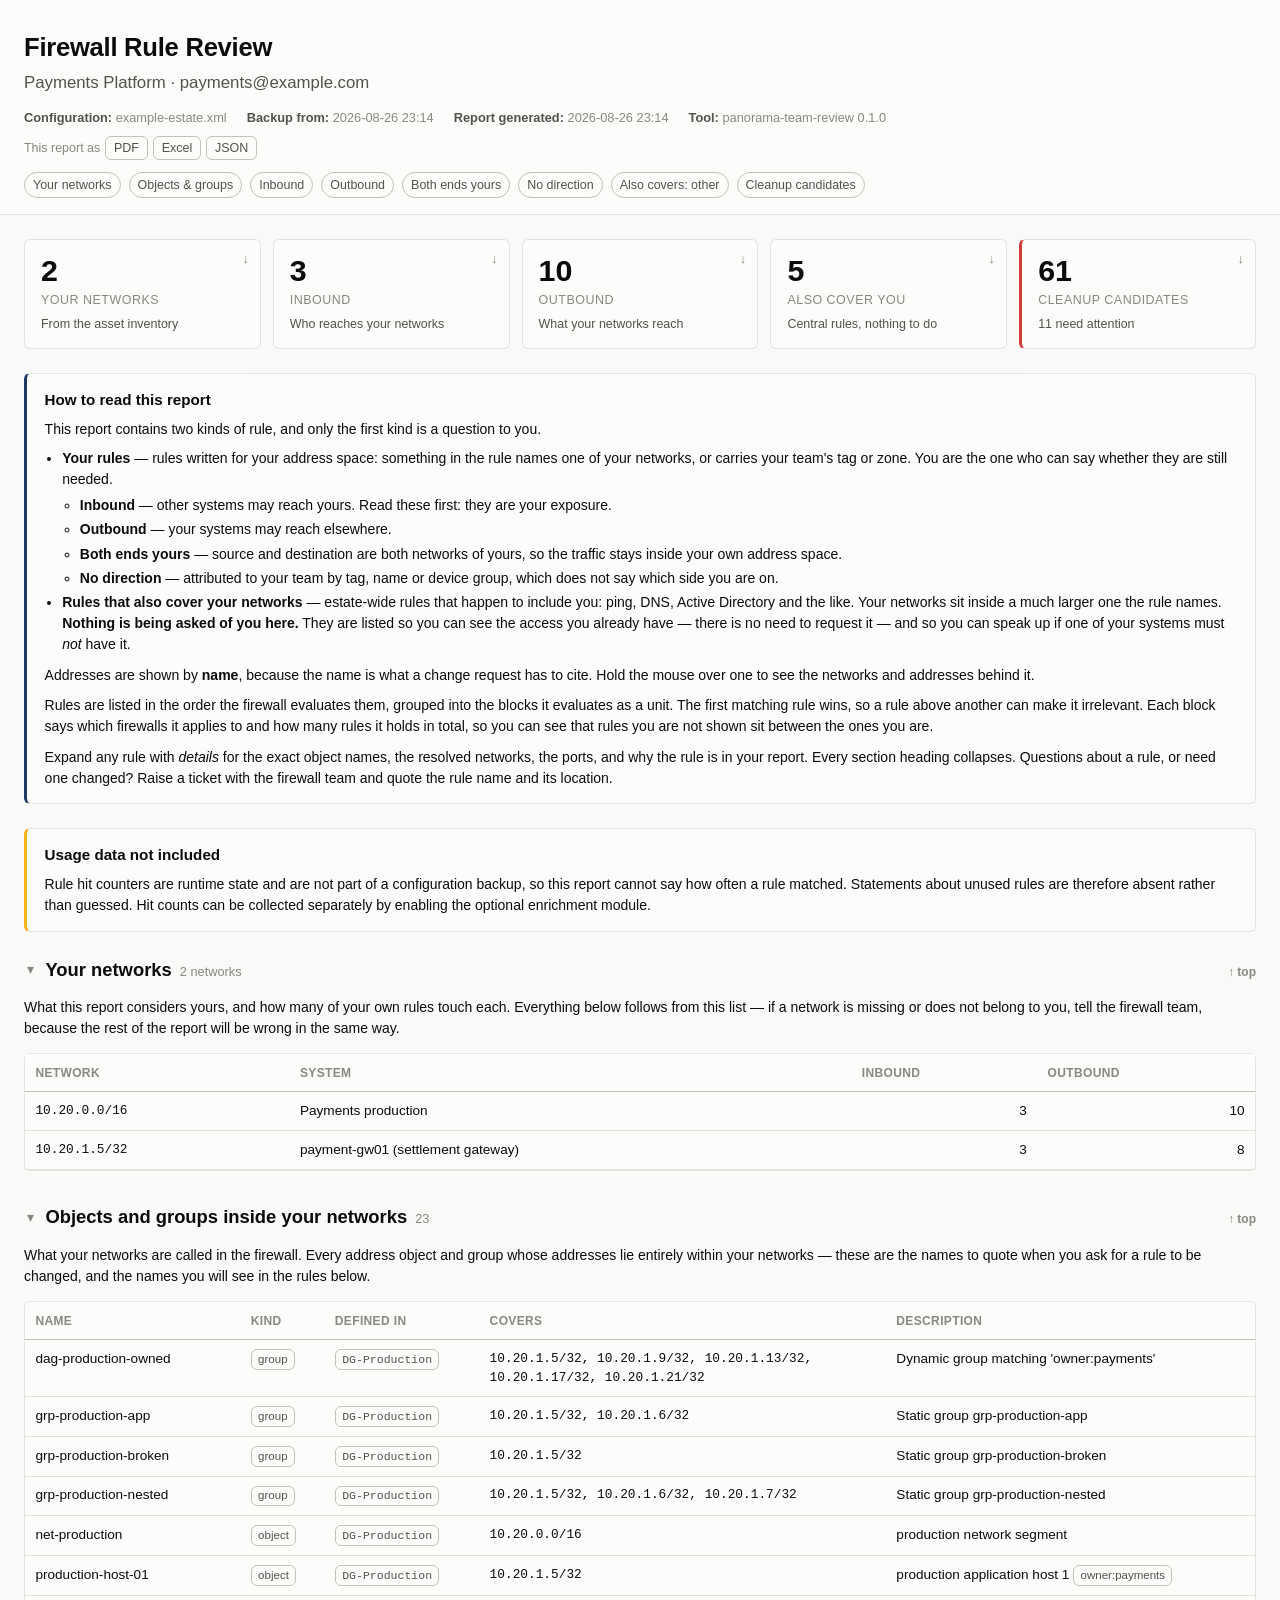
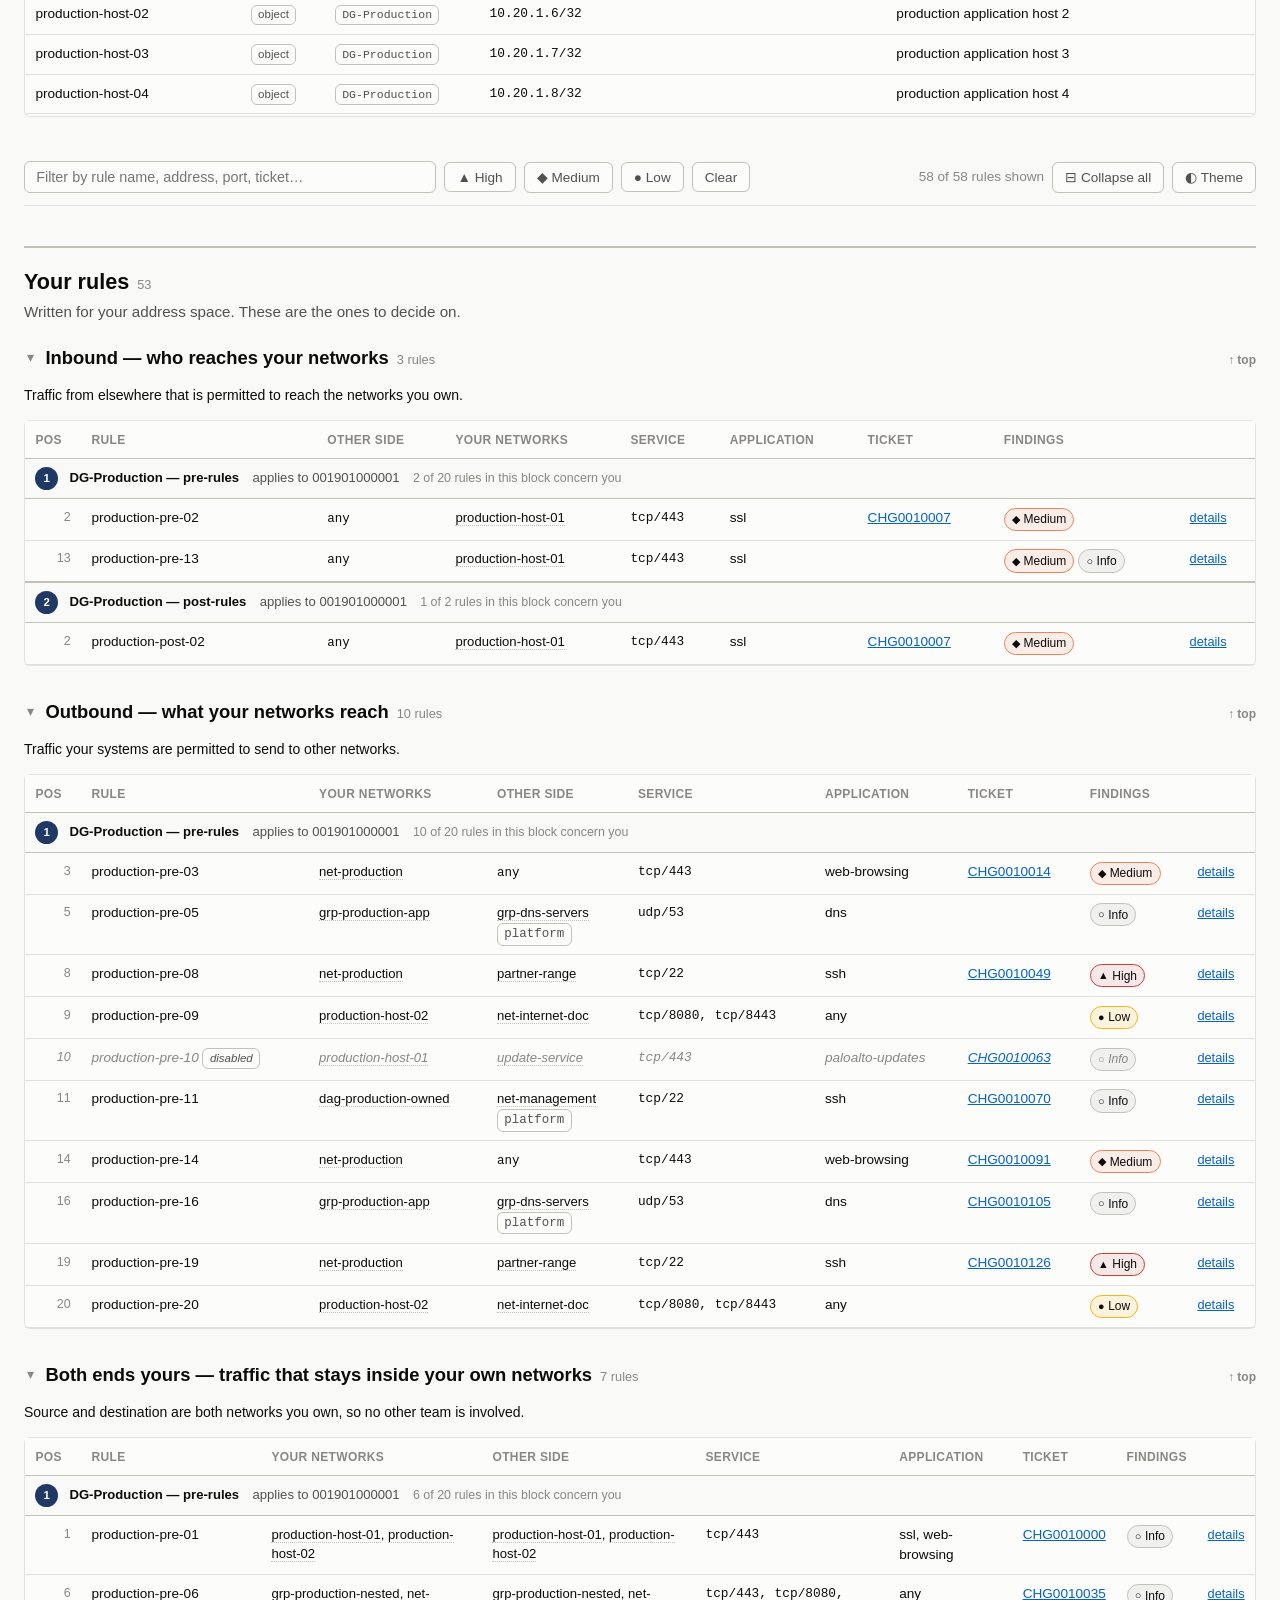
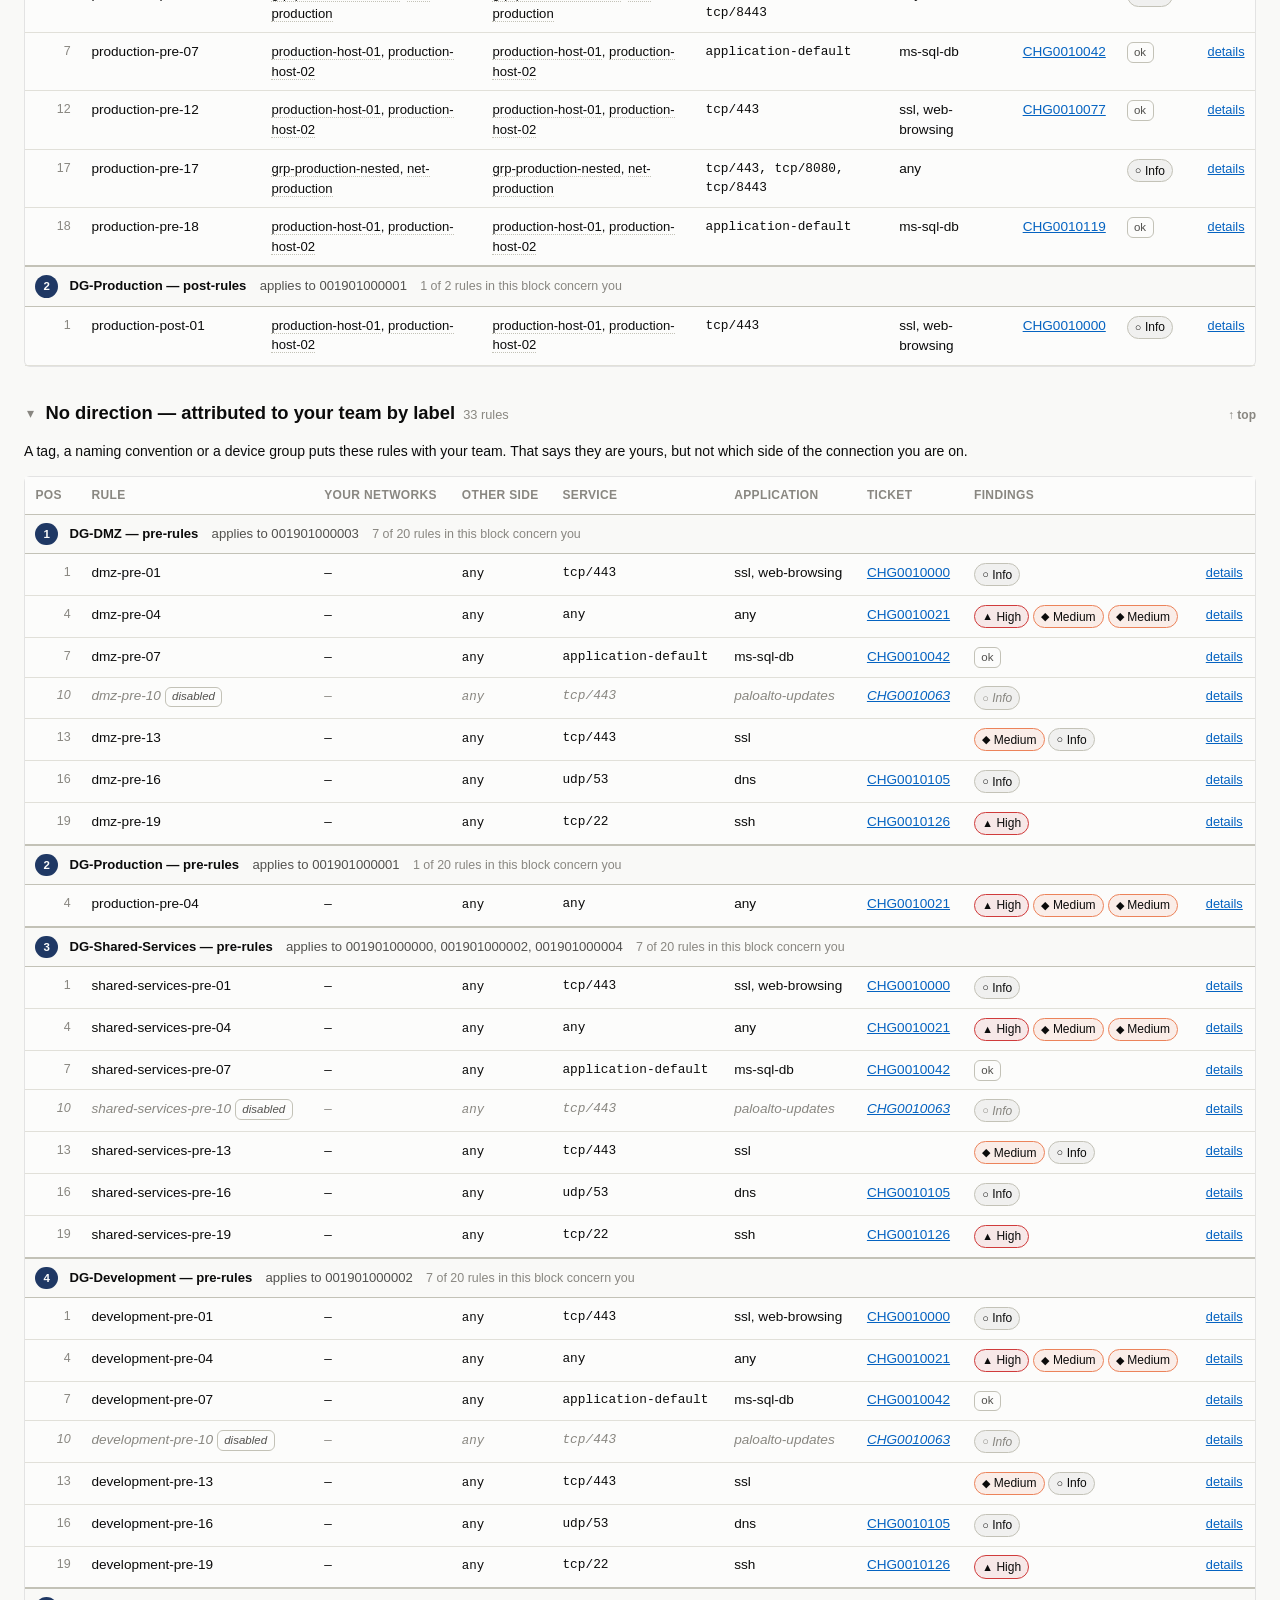
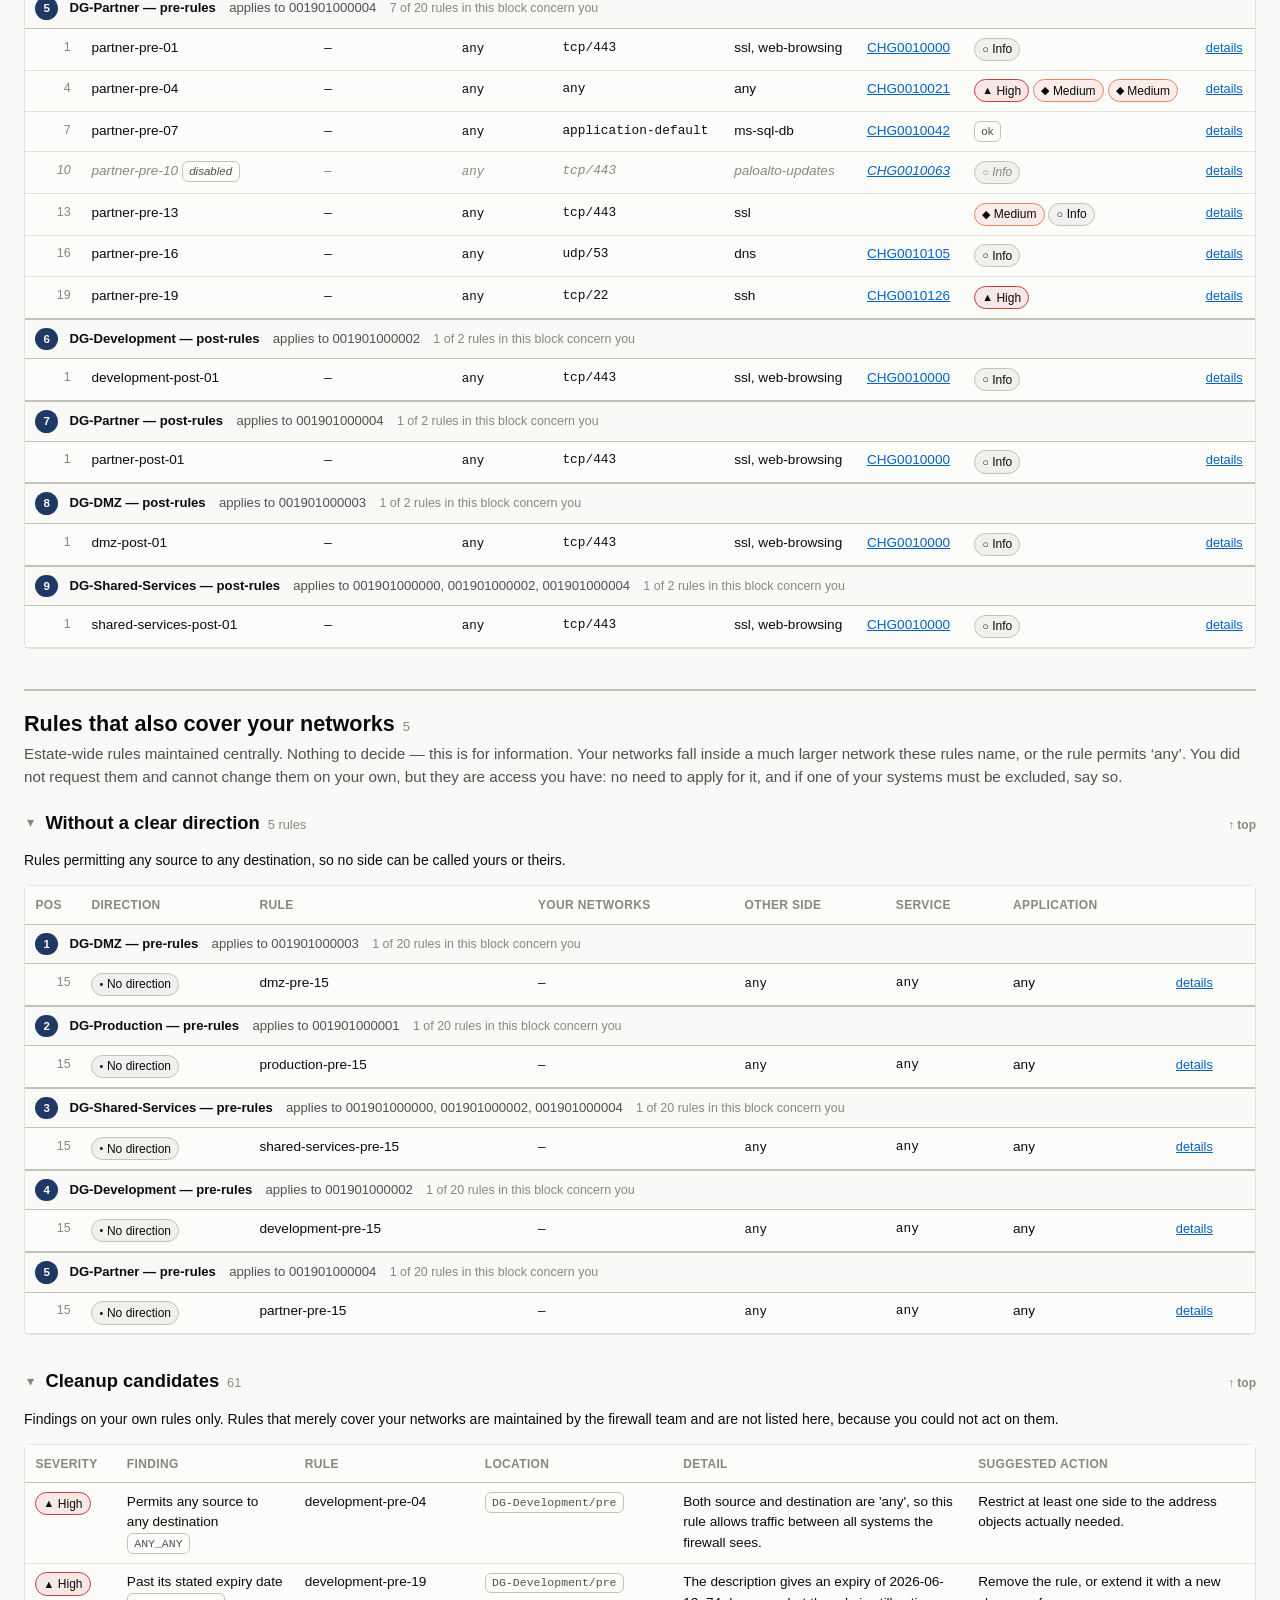
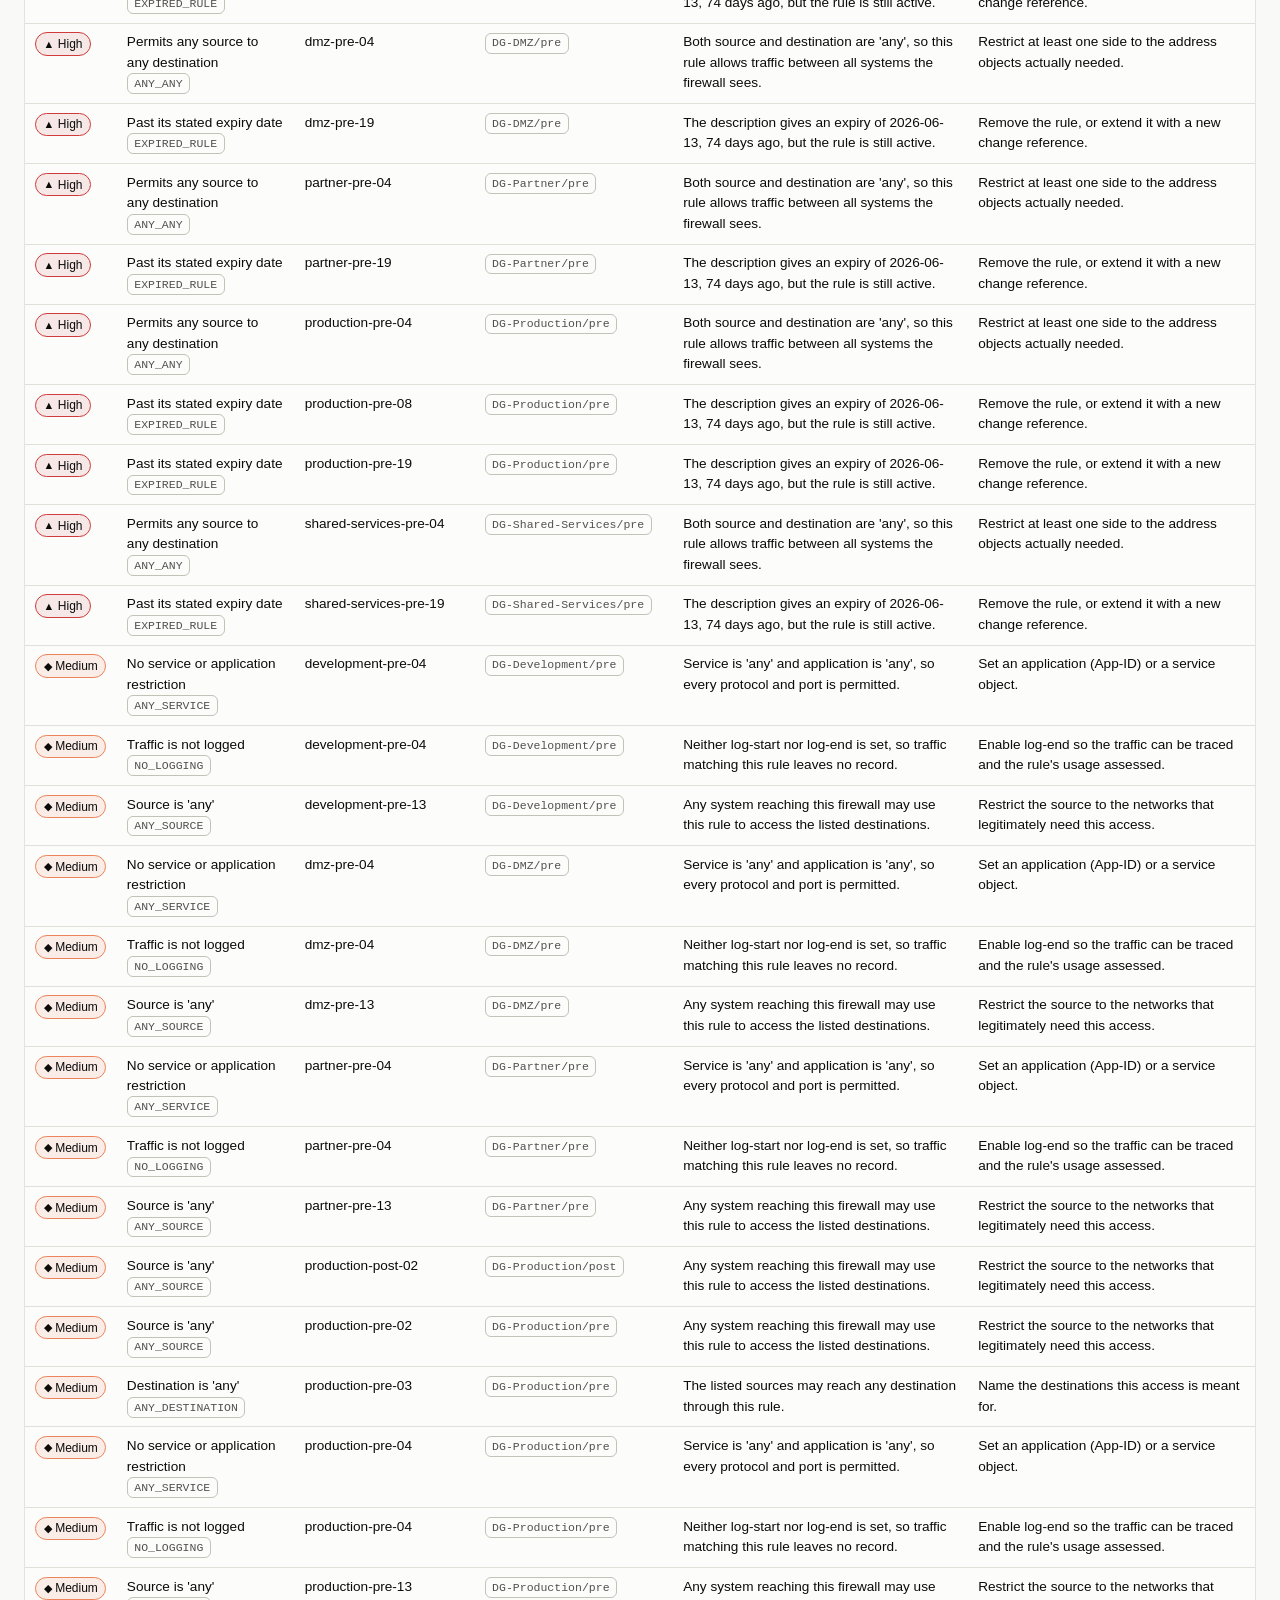
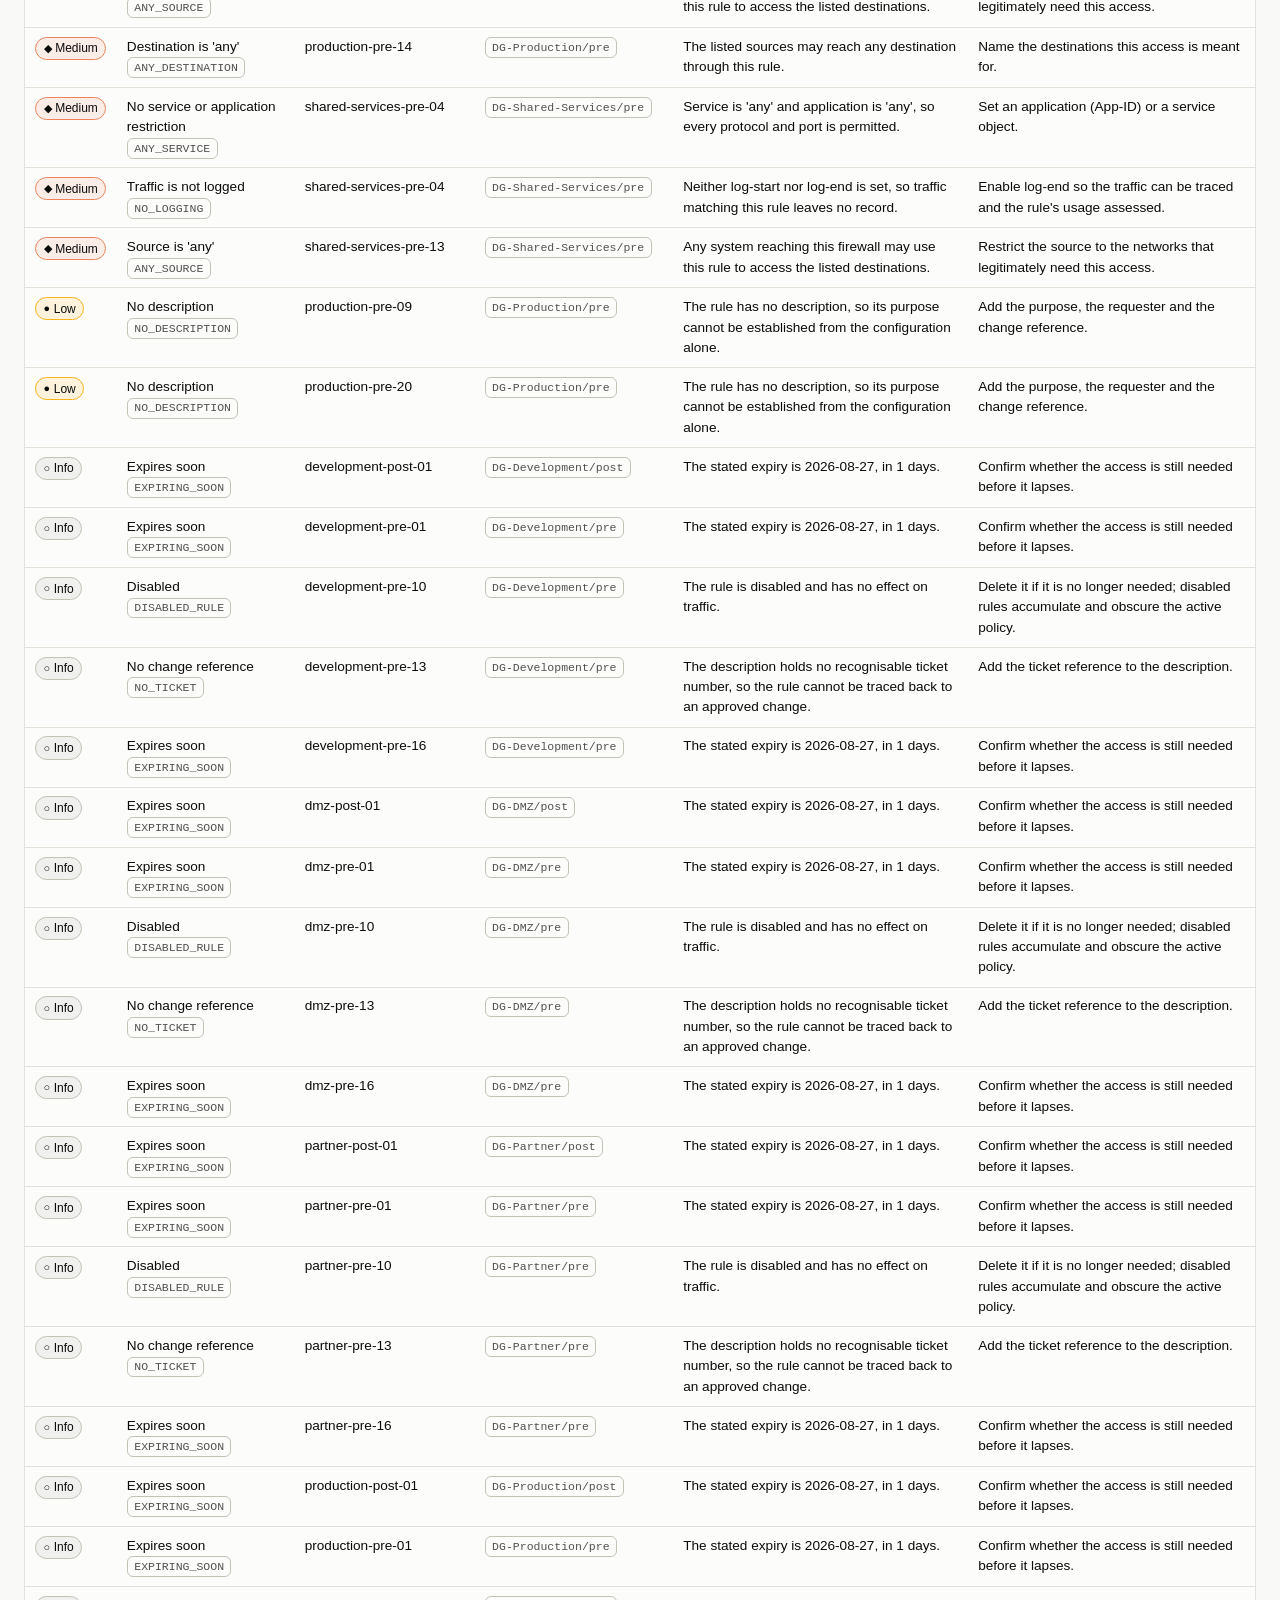
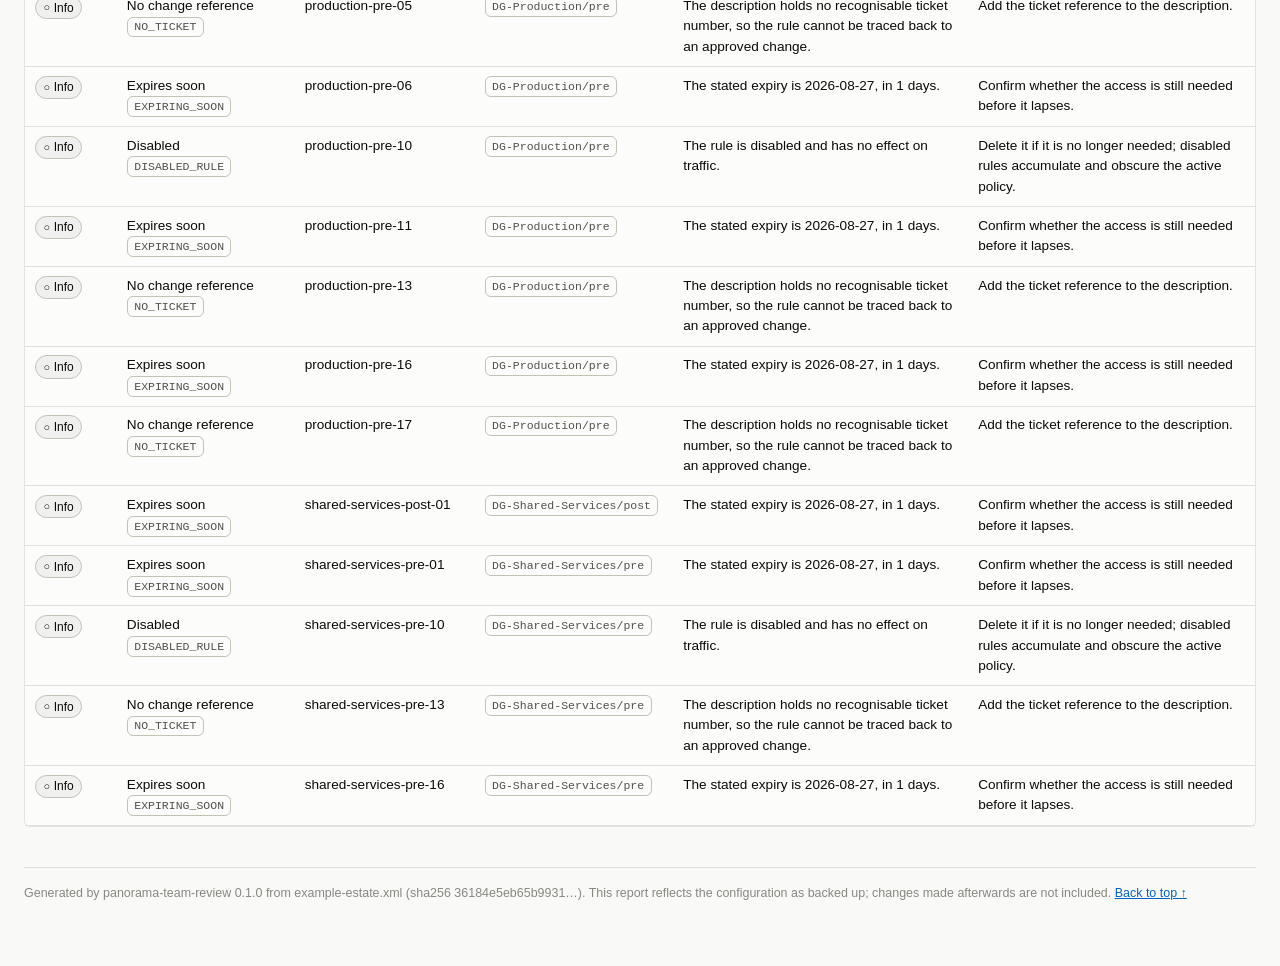
<file: example/reports/payments_firewall-review.html>
<!doctype html>
<html lang="en">
<head>
<meta charset="utf-8">
<meta name="viewport" content="width=device-width, initial-scale=1">
<title>Firewall Rule Review — Payments Platform</title>
<style>/* Report styling.
 *
 * Colour is used for status only, never as the sole carrier of meaning: every
 * severity and direction badge pairs its colour with an icon and a word, so the
 * report stays readable in greyscale print, in forced-colours mode, and for
 * readers with colour vision deficiency.
 *
 * Status steps and ink tokens follow a validated palette; both light and dark
 * are stepped deliberately rather than flipped.
 */

:root {
  --surface: #fcfcfb;
  --plane: #f9f9f7;
  --ink: #0b0b0b;
  --ink-secondary: #52514e;
  --ink-muted: #898781;
  --grid: #e1e0d9;
  --baseline: #c3c2b7;
  --border: rgba(11, 11, 11, 0.10);

  --status-critical: #d03b3b;
  --status-serious: #ec835a;
  --status-warning: #fab219;
  --status-good: #0ca30c;

  --tint-critical: rgba(208, 59, 59, 0.10);
  --tint-serious: rgba(236, 131, 90, 0.12);
  --tint-warning: rgba(250, 178, 25, 0.14);
  --tint-neutral: rgba(137, 135, 129, 0.10);

  --accent: #1f3864;
  --link: #0563c1;

  --radius: 6px;
  --gap: 1rem;
}

/* Dark mode is a deliberate second set of steps, not an inversion of the first.
 *
 * The same complete set is applied twice: once for viewers whose system asks
 * for dark, and once for viewers who pressed the theme button. Both must carry
 * *every* token -- an earlier version listed only the surfaces here, which left
 * the light-surface status tints on a dark background where they were nearly
 * invisible.
 *
 * The :not([data-theme="light"]) guard is what lets the button override a dark
 * system preference; without it the toggle would only work in one direction. */
@media (prefers-color-scheme: dark) {
  :root:not([data-theme="light"]) {
    --surface: #1a1a19;
    --plane: #0d0d0d;
    --ink: #ffffff;
    --ink-secondary: #c3c2b7;
    --ink-muted: #898781;
    --grid: #2c2c2a;
    --baseline: #383835;
    --border: rgba(255, 255, 255, 0.10);
    --tint-critical: rgba(208, 59, 59, 0.22);
    --tint-serious: rgba(236, 131, 90, 0.20);
    --tint-warning: rgba(250, 178, 25, 0.18);
    --tint-neutral: rgba(195, 194, 183, 0.10);
    --accent: #93b4ea;
    --link: #7fb4f5;
  }
}

:root[data-theme="dark"] {
  --surface: #1a1a19;
  --plane: #0d0d0d;
  --ink: #ffffff;
  --ink-secondary: #c3c2b7;
  --ink-muted: #898781;
  --grid: #2c2c2a;
  --baseline: #383835;
  --border: rgba(255, 255, 255, 0.10);
  --tint-critical: rgba(208, 59, 59, 0.22);
  --tint-serious: rgba(236, 131, 90, 0.20);
  --tint-warning: rgba(250, 178, 25, 0.18);
  --tint-neutral: rgba(195, 194, 183, 0.10);
  --accent: #93b4ea;
  --link: #7fb4f5;
}

* { box-sizing: border-box; }

body {
  margin: 0;
  padding: 0 0 4rem;
  background: var(--plane);
  color: var(--ink);
  font-family: -apple-system, BlinkMacSystemFont, "Segoe UI", "Noto Sans", Helvetica, Arial, sans-serif;
  font-size: 14px;
  line-height: 1.5;
}

.wrap {
  max-width: 1500px;
  margin: 0 auto;
  padding: 0 1.5rem;
}

/* --- header ------------------------------------------------------------- */

/* The header stays at the top of the window. Once a three-hundred-row table
 * has scrolled the title away there is nothing left saying whose report this
 * is, which matters most when several are open side by side. It shrinks to one
 * line as soon as the page moves, so the cost is a few pixels rather than a
 * banner permanently occupying a fifth of the screen. */
header.report {
  position: sticky;
  top: 0;
  z-index: 30;
  background: var(--surface);
  border-bottom: 1px solid var(--border);
  padding: 1.75rem 0 1rem;
  margin-bottom: 1.5rem;
  transition: padding 0.15s ease;
}

header.report h1 {
  margin: 0 0 0.25rem;
  font-size: 1.6rem;
  letter-spacing: -0.01em;
  transition: font-size 0.15s ease;
}

header.report .subject {
  font-size: 1.05rem;
  color: var(--ink-secondary);
  margin-bottom: 0.75rem;
}

header.report.compact { padding: 0.5rem 0 0.4rem; }
header.report.compact h1 { font-size: 1rem; display: inline; margin-right: 0.6rem; }
header.report.compact .subject { display: inline; font-size: 0.9rem; margin-bottom: 0; }
header.report.compact .provenance { display: none; }
header.report.compact .siblings { display: none; }
header.report.compact nav.jump { margin-top: 0.35rem; }

.provenance {
  font-size: 0.8rem;
  color: var(--ink-muted);
  display: flex;
  flex-wrap: wrap;
  gap: 0.25rem 1.25rem;
}

.provenance b { font-weight: 600; color: var(--ink-secondary); }

/* --- the same document, in its other formats ----------------------------- */

/* One review is four files: a page, a PDF, a workbook, a JSON record. The links
 * between them are deliberately quiet -- small outlined pills under the title,
 * never a toolbar. Nobody opens a report in order to change its format; they do
 * it afterwards, to forward what they just read. */

.siblings {
  display: flex;
  flex-wrap: wrap;
  align-items: center;
  gap: 0.4rem 0.75rem;
  margin-top: 0.6rem;
}

.formats {
  display: inline-flex;
  flex-wrap: wrap;
  align-items: center;
  gap: 0.3rem;
}

.formats-label { font-size: 0.78rem; color: var(--ink-muted); }

a.format {
  font-size: 0.78rem;
  padding: 0.1rem 0.5rem;
  border: 1px solid var(--baseline);
  border-radius: var(--radius);
  text-decoration: none;
  color: var(--ink-secondary);
  white-space: nowrap;
}

a.format:hover { border-color: var(--link); color: var(--link); }

/* --- jump navigation ----------------------------------------------------- */

nav.jump {
  display: flex;
  flex-wrap: wrap;
  gap: 0.3rem 0.5rem;
  margin-top: 0.75rem;
}

nav.jump a {
  font-size: 0.78rem;
  padding: 0.15rem 0.5rem;
  border: 1px solid var(--baseline);
  border-radius: 999px;
  text-decoration: none;
  color: var(--ink-secondary);
  white-space: nowrap;
}

nav.jump a:hover { border-color: var(--accent); color: var(--accent); }

/* Anchors have to clear the sticky header, or a jump link lands with its
 * heading hidden behind it. */
section.block, h2.part { scroll-margin-top: calc(var(--header-h, 5rem) + 1rem); }

/* --- stat tiles --------------------------------------------------------- */

.tiles {
  display: grid;
  grid-template-columns: repeat(auto-fit, minmax(150px, 1fr));
  gap: 0.75rem;
  margin-bottom: 1.5rem;
}

.tile {
  background: var(--surface);
  border: 1px solid var(--border);
  border-radius: var(--radius);
  padding: 0.9rem 1rem;
  position: relative;
  display: block;
}

/* A tile that counts something links to the section holding it. */
a.tile { text-decoration: none; color: inherit; }
a.tile:hover { border-color: var(--accent); }
a.tile:hover .value { color: var(--accent); }

.tile-go {
  position: absolute;
  top: 0.6rem;
  right: 0.7rem;
  font-size: 0.8rem;
  color: var(--ink-muted);
}

a.tile:hover .tile-go { color: var(--accent); }

.tile .value {
  font-size: 1.9rem;
  font-weight: 600;
  line-height: 1.1;
  font-variant-numeric: tabular-nums;
}

.tile .label {
  font-size: 0.78rem;
  color: var(--ink-muted);
  text-transform: uppercase;
  letter-spacing: 0.04em;
  margin-top: 0.2rem;
}

.tile .hint { font-size: 0.78rem; color: var(--ink-secondary); margin-top: 0.35rem; }
.tile.critical { border-left: 3px solid var(--status-critical); }
.tile.serious  { border-left: 3px solid var(--status-serious); }

/* --- callouts ----------------------------------------------------------- */

.callout {
  background: var(--surface);
  border: 1px solid var(--border);
  border-left: 3px solid var(--accent);
  border-radius: var(--radius);
  padding: 0.9rem 1.1rem;
  margin-bottom: 1.5rem;
}

.callout h2 { margin: 0 0 0.5rem; font-size: 0.95rem; }
.callout ul { margin: 0.3rem 0 0; padding-left: 1.1rem; }
.callout li { margin-bottom: 0.2rem; }
.callout.warn { border-left-color: var(--status-warning); }

/* --- controls ----------------------------------------------------------- */

/* Deliberately not sticky. The row worth keeping on screen while reading a
 * three-hundred-row table is the one naming the columns, not the filter box --
 * a filter is set once and then left alone, and two stacked bars eat the space
 * the table header needs. */
.controls {
  z-index: 20;
  background: var(--plane);
  padding: 0.75rem 0;
  border-bottom: 1px solid var(--border);
  display: flex;
  flex-wrap: wrap;
  gap: 0.5rem;
  align-items: center;
  margin-bottom: 1rem;
}

.controls input[type="search"] {
  flex: 1 1 260px;
  min-width: 200px;
  padding: 0.45rem 0.7rem;
  border: 1px solid var(--baseline);
  border-radius: var(--radius);
  background: var(--surface);
  color: var(--ink);
  font-size: 0.9rem;
}

.controls button {
  padding: 0.4rem 0.75rem;
  border: 1px solid var(--baseline);
  border-radius: var(--radius);
  background: var(--surface);
  color: var(--ink-secondary);
  cursor: pointer;
  font-size: 0.85rem;
}

.controls button[aria-pressed="true"] {
  background: var(--accent);
  border-color: var(--accent);
  color: #fff;
}

.controls .spacer { flex: 1 1 auto; }
.controls .count { font-size: 0.85rem; color: var(--ink-muted); }

/* The address lookup answers into this. It is empty until something is typed:
 * an empty result table under an empty box reads as "no team owns anything". */
.lookup-results:empty { display: none; }
.lookup-results { margin-top: 0.75rem; }
.lookup-results .lede { margin: 0.25rem 0 0; }

/* --- parts -------------------------------------------------------------- */

/* The report is split into two parts that ask different things of the reader:
 * rules that are the team's to decide on, and rules that merely cover them.
 * The heading has to be unmistakably heavier than a section heading, or the
 * distinction reads as one more table among the others. */

h2.part {
  font-size: 1.35rem;
  margin: 2.5rem 0 0.15rem;
  padding-top: 1.1rem;
  border-top: 2px solid var(--baseline);
  display: flex;
  align-items: baseline;
  gap: 0.5rem;
}

p.part-lede {
  color: var(--ink-secondary);
  font-size: 0.95rem;
  margin: 0 0 1.25rem;
}

/* --- sections and tables ------------------------------------------------ */

section.block { margin-bottom: 2rem; }

section.block > h2 {
  font-size: 1.15rem;
  margin: 0 0 0.15rem;
  display: flex;
  align-items: baseline;
  gap: 0.5rem;
}

/* --- collapsible sections ------------------------------------------------ */

h2.section-head {
  display: flex;
  align-items: baseline;
  gap: 0.5rem;
  font-size: 1.15rem;
  margin: 0 0 0.15rem;
}

button.collapse {
  background: none;
  border: none;
  color: var(--ink-muted);
  cursor: pointer;
  padding: 0 0.2rem;
  font-size: 0.9rem;
  line-height: 1;
  align-self: center;
}

button.collapse:hover { color: var(--ink); }
.chevron { display: inline-block; transition: transform 0.15s ease; }
h2.section-head.collapsed .chevron { transform: rotate(-90deg); }

.section-title { flex: 0 1 auto; }

a.to-top {
  margin-left: auto;
  font-size: 0.75rem;
  color: var(--ink-muted);
  text-decoration: none;
  white-space: nowrap;
}

a.to-top:hover { color: var(--accent); }

section.block > .lede {
  color: var(--ink-secondary);
  font-size: 0.88rem;
  margin: 0 0 0.75rem;
}

.count-badge {
  font-size: 0.8rem;
  font-weight: 500;
  color: var(--ink-muted);
  font-variant-numeric: tabular-nums;
}

/* No overflow, and that is the whole point.
 *
 * `overflow-x: auto` forces `overflow-y` to `auto` as well, which makes this
 * element a scroll container -- and a sticky table header sticks to its nearest
 * scroll container, not to the window. Since this box has no height limit it
 * never scrolls vertically, so the header row had nothing to stick to and
 * scrolled away with the rest of the table. Leaving the page as the scrollport
 * is what makes the column names stay put.
 *
 * A rule table compresses to about 995px before its cells stop wrapping.
 * Narrower than that the page itself scrolls sideways, which is the deliberate
 * choice: an earlier version handed the overflow back to this element below
 * 1080px, and every reader in a half-width window or at 175% zoom lost the
 * column names without being told why. Keeping them is worth a horizontal
 * scrollbar on a window too narrow for the table anyway. */
.table-scroll {
  background: var(--surface);
  border: 1px solid var(--border);
  border-radius: var(--radius);
}

/* The asset and object lists sit above the rules, where they answer "is this
 * report even about the right networks?" -- but an inventory generated from a
 * network plan runs to hundreds of entries, and at full height it becomes a
 * wall the reader has to scroll past before reaching a single rule. Capping it
 * keeps the whole list available and the page navigable. This one *is* its own
 * scrollport, so its header sticks to the top of the box instead. */
.table-scroll.capped { max-height: 26rem; overflow-y: auto; }

/* Wide content must not push the page sideways *above* the width at which the
 * table stops fitting, so the wrapper is allowed to shrink with it. */
.wrap { min-width: 0; }

table {
  width: 100%;
  border-collapse: collapse;
  font-size: 0.85rem;
}

/* The column names follow the reader down the table. --header-h is the height
 * of the sticky page header, measured by the page itself; without the offset
 * the header row would slide underneath it. It defaults to zero so that a page
 * with no sticky header of its own -- the cross-team overview -- pins the
 * column names to the top of the window rather than to thin air. */
thead th {
  position: sticky;
  top: var(--header-h, 0px);
  z-index: 5;
  background: var(--surface);
  text-align: left;
  font-weight: 600;
  font-size: 0.75rem;
  text-transform: uppercase;
  letter-spacing: 0.03em;
  color: var(--ink-muted);
  padding: 0.6rem 0.65rem;
  border-bottom: 1px solid var(--baseline);
  /* The line and the lift both matter. `border-collapse: collapse` hands the
   * bottom border to whichever cell wins the collapse, so a scrolled-under row
   * can take it and leave the header welded to the first line of data -- which
   * is exactly how it looked. The first shadow redraws the rule unconditionally;
   * the second casts the header over the rows passing beneath it, so it reads
   * as a bar floating above the table instead of a row inside it. */
  box-shadow: 0 1px 0 var(--baseline), 0 6px 8px -6px rgba(0, 0, 0, 0.25);
  white-space: nowrap;
}

/* Inside a box that scrolls on its own -- the capped lists, and every table
 * once the viewport is too narrow for the columns -- the header sticks to that
 * box, so the page-header offset would push it down over the first rows. */
.table-scroll.capped thead th { top: 0; }

tbody td {
  padding: 0.55rem 0.65rem;
  border-bottom: 1px solid var(--grid);
  vertical-align: top;
}

tbody tr.rule-row:hover { background: var(--tint-neutral); }
tbody tr.disabled td { color: var(--ink-muted); font-style: italic; }
tbody tr.detail-row > td { background: var(--plane); padding: 0.9rem 1rem; }

/* --- policy blocks ------------------------------------------------------ */

/* Rules are grouped into the blocks the firewall evaluates as a unit, in the
 * order it evaluates them. The heading row carries the block's position, the
 * firewalls it reaches, and how many rules it holds in total -- the last one
 * being what tells a reader that rules they are not shown sit between the
 * ones they are. */

tbody tr.scope-row > td {
  background: var(--plane);
  border-top: 2px solid var(--baseline);
  border-bottom: 1px solid var(--baseline);
  padding: 0.5rem 0.65rem;
  font-size: 0.82rem;
}

tbody tr.scope-row:first-child > td { border-top: none; }

.scope-step {
  display: inline-block;
  min-width: 1.4rem;
  height: 1.4rem;
  line-height: 1.4rem;
  text-align: center;
  border-radius: 999px;
  background: var(--accent);
  color: var(--surface);
  font-size: 0.72rem;
  font-weight: 600;
  margin-right: 0.5rem;
  font-variant-numeric: tabular-nums;
}

.scope-title { font-weight: 600; margin-right: 0.6rem; }
.scope-reach { color: var(--ink-secondary); margin-right: 0.6rem; }
.scope-count { color: var(--ink-muted); font-size: 0.78rem; }

td.pos {
  color: var(--ink-muted);
  font-size: 0.78rem;
  width: 3.5rem;
}

.why {
  margin-top: 0.6rem;
  padding-top: 0.5rem;
  border-top: 1px solid var(--grid);
  font-size: 0.8rem;
  color: var(--ink-secondary);
}

td.addr, td.svc {
  font-family: ui-monospace, SFMono-Regular, "SF Mono", Menlo, Consolas, monospace;
  font-size: 0.8rem;
  max-width: 340px;
  word-break: break-word;
}

/* --- object names, addresses behind them --------------------------------- */

/* A cell of resolved addresses is unreadable to everyone outside the network
 * team and is not what a change request cites. The object name leads; the
 * addresses live in the tooltip. The dotted underline is what says a tooltip
 * is there -- without it nobody hovers. */
td.objs {
  max-width: 320px;
  word-break: break-word;
  font-size: 0.82rem;
}

.named {
  border-bottom: 1px dotted var(--baseline);
  cursor: help;
}

.named:hover { border-bottom-color: var(--accent); color: var(--accent); }

.literal {
  font-family: ui-monospace, SFMono-Regular, "SF Mono", Menlo, Consolas, monospace;
  font-size: 0.78rem;
}

.more { color: var(--ink-muted); font-size: 0.78rem; }

td.name { font-weight: 500; min-width: 180px; }
td.num { text-align: right; font-variant-numeric: tabular-nums; white-space: nowrap; }

.toggle {
  background: none;
  border: none;
  color: var(--link);
  cursor: pointer;
  padding: 0;
  font-size: 0.8rem;
  text-decoration: underline;
}

/* --- badges: colour is always paired with an icon and a word ------------- */

.badge {
  display: inline-flex;
  align-items: center;
  gap: 0.3em;
  padding: 0.1rem 0.45rem;
  border-radius: 999px;
  font-size: 0.75rem;
  font-weight: 500;
  white-space: nowrap;
  border: 1px solid transparent;
}

.badge .icon { font-size: 0.9em; line-height: 1; }

.sev-high     { background: var(--tint-critical); border-color: var(--status-critical); }
.sev-medium   { background: var(--tint-serious);  border-color: var(--status-serious); }
.sev-low      { background: var(--tint-warning);  border-color: var(--status-warning); }
.sev-info     { background: var(--tint-neutral);  border-color: var(--baseline); }

/* A rule that blocks traffic must not read like one that permits it. This is
 * the one badge that is loud on purpose. */
.action-block {
  background: var(--tint-critical);
  border-color: var(--status-critical);
  font-weight: 600;
  text-transform: uppercase;
  letter-spacing: 0.02em;
}

.dir-inbound  { background: var(--tint-neutral); border-color: var(--baseline); }
.dir-outbound { background: var(--tint-neutral); border-color: var(--baseline); }
.dir-internal { background: var(--tint-neutral); border-color: var(--baseline); }
.dir-related  { background: var(--tint-neutral); border-color: var(--baseline); }

.pill {
  display: inline-block;
  padding: 0.05rem 0.4rem;
  border: 1px solid var(--baseline);
  border-radius: var(--radius);
  font-size: 0.72rem;
  color: var(--ink-secondary);
  margin-right: 0.25rem;
  white-space: nowrap;
}

.pill.mono { font-family: ui-monospace, Menlo, Consolas, monospace; }

a { color: var(--link); }
a.ticket { font-weight: 500; white-space: nowrap; }

/* --- detail panel ------------------------------------------------------- */

.detail-grid {
  display: grid;
  grid-template-columns: repeat(auto-fit, minmax(260px, 1fr));
  gap: 0.9rem 1.5rem;
}

.detail-grid dt {
  font-size: 0.72rem;
  text-transform: uppercase;
  letter-spacing: 0.03em;
  color: var(--ink-muted);
  margin-bottom: 0.15rem;
}

.detail-grid dd {
  margin: 0 0 0.6rem;
  font-size: 0.85rem;
  word-break: break-word;
}

.detail-grid dd.mono {
  font-family: ui-monospace, Menlo, Consolas, monospace;
  font-size: 0.8rem;
}

/* A rule description is a change log, one entry per line. Collapsing the line
 * breaks makes the ticket from one entry read as though it belonged to the
 * date of the next. */
.detail-grid dd.pre { white-space: pre-wrap; }

.finding-item {
  border-left: 3px solid var(--baseline);
  padding: 0.35rem 0 0.35rem 0.7rem;
  margin-bottom: 0.5rem;
}

.finding-item.high   { border-left-color: var(--status-critical); }
.finding-item.medium { border-left-color: var(--status-serious); }
.finding-item.low    { border-left-color: var(--status-warning); }

.finding-item .rec { color: var(--ink-secondary); font-size: 0.82rem; }

.empty {
  padding: 1.1rem;
  text-align: center;
  color: var(--ink-muted);
  background: var(--surface);
  border: 1px dashed var(--baseline);
  border-radius: var(--radius);
  font-size: 0.88rem;
}

footer.report {
  margin-top: 2.5rem;
  padding-top: 1rem;
  border-top: 1px solid var(--border);
  font-size: 0.78rem;
  color: var(--ink-muted);
}

.hidden { display: none !important; }

@media print {
  .controls, .toggle { display: none !important; }
  body { background: #fff; color: #000; font-size: 10pt; }
  .table-scroll { overflow: visible; border: none; }
  tbody tr { page-break-inside: avoid; }
  section.block { page-break-before: auto; }
}

/* Sub-headings inside a section, for a check that reports two distinct kinds
 * of finding under one roof. */
h3.gap-head {
  display: flex;
  align-items: baseline;
  gap: 0.5rem;
  font-size: 0.98rem;
  margin: 1.4rem 0 0.15rem;
}
</style>
</head>
<body>
<a id="top"></a>


<header class="report" id="page-header">
  <div class="wrap">
    <h1>Firewall Rule Review</h1>
    <div class="subject">Payments Platform · payments@example.com</div>
    <div class="provenance">
      <span><b>Configuration:</b> example-estate.xml</span>
<span><b>Backup from:</b> 2026-08-26 23:14</span>      <span><b>Report generated:</b> 2026-08-26 23:14</span>
      <span><b>Tool:</b> panorama-team-review 0.1.0</span>
    </div>

    <div class="siblings"><span class="formats"><span class="formats-label">This report as</span><a class="format" href="payments_firewall-review.pdf">PDF</a><a class="format" href="payments_firewall-review.xlsx">Excel</a><a class="format" href="payments_firewall-review.json.gz">JSON</a></span>
</div>

    <nav class="jump" aria-label="Sections of this report">
<a href="#s-networks">Your networks</a><a href="#s-objects">Objects &amp; groups</a><a href="#s-own-inbound">Inbound</a><a href="#s-own-outbound">Outbound</a><a href="#s-own-internal">Both ends yours</a><a href="#s-own-related">No direction</a><a href="#s-covered-other">Also covers: other</a><a href="#s-findings">Cleanup candidates</a>    </nav>
  </div>
</header>

<div class="wrap">

  <div class="tiles">
    <a class="tile " href="#s-networks">
  <div class="value">2</div>
  <div class="label">Your networks</div>
<div class="hint">From the asset inventory</div>  <span class="tile-go" aria-hidden="true">↓</span>
</a>

    <a class="tile " href="#s-own-inbound">
  <div class="value">3</div>
  <div class="label">Inbound</div>
<div class="hint">Who reaches your networks</div>  <span class="tile-go" aria-hidden="true">↓</span>
</a>

    <a class="tile " href="#s-own-outbound">
  <div class="value">10</div>
  <div class="label">Outbound</div>
<div class="hint">What your networks reach</div>  <span class="tile-go" aria-hidden="true">↓</span>
</a>

    <a class="tile " href="#s-covered-other">
  <div class="value">5</div>
  <div class="label">Also cover you</div>
<div class="hint">Central rules, nothing to do</div>  <span class="tile-go" aria-hidden="true">↓</span>
</a>

    <a class="tile critical" href="#s-findings">
  <div class="value">61</div>
  <div class="label">Cleanup candidates</div>
<div class="hint">11 need attention</div>  <span class="tile-go" aria-hidden="true">↓</span>
</a>

  </div>

  <div class="callout">
    <h2>How to read this report</h2>
    <p style="margin:0 0 0.5rem">
      This report contains two kinds of rule, and only the first kind is a question to you.
    </p>
    <ul>
      <li>
        <strong>Your rules</strong> — rules written for your address space: something in the rule
        names one of your networks, or carries your team's tag or zone. You are the one who can
        say whether they are still needed.
        <ul>
          <li><strong>Inbound</strong> — other systems may reach yours. Read these first: they are your exposure.</li>
          <li><strong>Outbound</strong> — your systems may reach elsewhere.</li>
          <li><strong>Both ends yours</strong> — source and destination are both networks of yours, so the traffic stays inside your own address space.</li>
          <li><strong>No direction</strong> — attributed to your team by tag, name or device group, which does not say which side you are on.</li>
        </ul>
      </li>
      <li>
        <strong>Rules that also cover your networks</strong> — estate-wide rules that happen to
        include you: ping, DNS, Active Directory and the like. Your networks sit inside a much
        larger one the rule names. <strong>Nothing is being asked of you here.</strong> They are
        listed so you can see the access you already have — there is no need to request it — and
        so you can speak up if one of your systems must <em>not</em> have it.
      </li>
    </ul>
    <p style="margin:0.6rem 0 0">
      Addresses are shown by <strong>name</strong>, because the name is what a change request has
      to cite. Hold the mouse over one to see the networks and addresses behind it.
    </p>
    <p style="margin:0.6rem 0 0">
      Rules are listed in the order the firewall evaluates them, grouped into the blocks it
      evaluates as a unit. The first matching rule wins, so a rule above another can make it
      irrelevant. Each block says which firewalls it applies to and how many rules it holds in
      total, so you can see that rules you are not shown sit between the ones you are.
    </p>
    <p style="margin:0.6rem 0 0">
      Expand any rule with <em>details</em> for the exact object names, the resolved networks,
      the ports, and why the rule is in your report. Every section heading collapses.
Questions about a rule, or need one changed? Raise a ticket with the firewall team and quote the rule name and its location.    </p>
  </div>

  <div class="callout warn">
    <h2>Usage data not included</h2>
    <p style="margin:0">
      Rule hit counters are runtime state and are not part of a configuration backup, so this
      report cannot say how often a rule matched. Statements about unused rules are therefore
      absent rather than guessed. Hit counts can be collected separately by enabling the
      optional enrichment module.
    </p>
  </div>

  <section class="block" id="s-networks">
    <h2 class="section-head">
  <button class="collapse" data-collapse="networks" aria-expanded="true"
          aria-controls="s-networks" title="Collapse or expand this section">
    <span class="chevron" aria-hidden="true">▾</span>
  </button>
  <span class="section-title">Your networks</span>
<span class="count-badge">2 networks</span>  <a class="to-top" href="#top" title="Back to the top of the report">↑ top</a>
</h2>

    <div class="collapsible" data-body="networks">
      <p class="lede">
        What this report considers yours, and how many of your own rules touch each. Everything
        below follows from this list — if a network is missing or does not belong to you, tell the
        firewall team, because the rest of the report will be wrong in the same way.
      </p>
      <div class="table-scroll">
        <table>
          <thead><tr><th>Network</th><th>System</th><th class="num">Inbound</th><th class="num">Outbound</th></tr></thead>
          <tbody>
            <tr>
              <td class="addr">10.20.0.0/16</td>
              <td>Payments production</td>
              <td class="num">3</td>
              <td class="num">10</td>
            </tr>
            <tr>
              <td class="addr">10.20.1.5/32</td>
              <td>payment-gw01 (settlement gateway)</td>
              <td class="num">3</td>
              <td class="num">8</td>
            </tr>
          </tbody>
        </table>
      </div>
    </div>
  </section>

  <section class="block" id="s-objects">
    <h2 class="section-head">
  <button class="collapse" data-collapse="objects" aria-expanded="true"
          aria-controls="s-objects" title="Collapse or expand this section">
    <span class="chevron" aria-hidden="true">▾</span>
  </button>
  <span class="section-title">Objects and groups inside your networks</span>
<span class="count-badge">23</span>  <a class="to-top" href="#top" title="Back to the top of the report">↑ top</a>
</h2>

    <div class="collapsible" data-body="objects">
      <p class="lede">
        What your networks are called in the firewall. Every address object and group whose
        addresses lie entirely within your networks — these are the names to quote when you ask
        for a rule to be changed, and the names you will see in the rules below.
      </p>
      <div class="table-scroll capped">
        <table>
          <thead><tr><th>Name</th><th>Kind</th><th>Defined in</th><th>Covers</th><th>Description</th></tr></thead>
          <tbody>
            <tr>
              <td class="name mono">dag-production-owned</td>
              <td><span class="pill">group</span></td>
              <td><span class="pill mono">DG-Production</span></td>
              <td class="addr">10.20.1.5/32, 10.20.1.9/32, 10.20.1.13/32, 10.20.1.17/32, 10.20.1.21/32</td>
              <td>Dynamic group matching &#39;owner:payments&#39;              </td>
            </tr>
            <tr>
              <td class="name mono">grp-production-app</td>
              <td><span class="pill">group</span></td>
              <td><span class="pill mono">DG-Production</span></td>
              <td class="addr">10.20.1.5/32, 10.20.1.6/32</td>
              <td>Static group grp-production-app              </td>
            </tr>
            <tr>
              <td class="name mono">grp-production-broken</td>
              <td><span class="pill">group</span></td>
              <td><span class="pill mono">DG-Production</span></td>
              <td class="addr">10.20.1.5/32</td>
              <td>Static group grp-production-broken              </td>
            </tr>
            <tr>
              <td class="name mono">grp-production-nested</td>
              <td><span class="pill">group</span></td>
              <td><span class="pill mono">DG-Production</span></td>
              <td class="addr">10.20.1.5/32, 10.20.1.6/32, 10.20.1.7/32</td>
              <td>Static group grp-production-nested              </td>
            </tr>
            <tr>
              <td class="name mono">net-production</td>
              <td><span class="pill">object</span></td>
              <td><span class="pill mono">DG-Production</span></td>
              <td class="addr">10.20.0.0/16</td>
              <td>production network segment              </td>
            </tr>
            <tr>
              <td class="name mono">production-host-01</td>
              <td><span class="pill">object</span></td>
              <td><span class="pill mono">DG-Production</span></td>
              <td class="addr">10.20.1.5/32</td>
              <td>production application host 1 <span class="pill">owner:payments</span>              </td>
            </tr>
            <tr>
              <td class="name mono">production-host-02</td>
              <td><span class="pill">object</span></td>
              <td><span class="pill mono">DG-Production</span></td>
              <td class="addr">10.20.1.6/32</td>
              <td>production application host 2              </td>
            </tr>
            <tr>
              <td class="name mono">production-host-03</td>
              <td><span class="pill">object</span></td>
              <td><span class="pill mono">DG-Production</span></td>
              <td class="addr">10.20.1.7/32</td>
              <td>production application host 3              </td>
            </tr>
            <tr>
              <td class="name mono">production-host-04</td>
              <td><span class="pill">object</span></td>
              <td><span class="pill mono">DG-Production</span></td>
              <td class="addr">10.20.1.8/32</td>
              <td>production application host 4              </td>
            </tr>
            <tr>
              <td class="name mono">production-host-05</td>
              <td><span class="pill">object</span></td>
              <td><span class="pill mono">DG-Production</span></td>
              <td class="addr">10.20.1.9/32</td>
              <td>production application host 5 <span class="pill">owner:payments</span>              </td>
            </tr>
            <tr>
              <td class="name mono">production-host-06</td>
              <td><span class="pill">object</span></td>
              <td><span class="pill mono">DG-Production</span></td>
              <td class="addr">10.20.1.10/32</td>
              <td>production application host 6              </td>
            </tr>
            <tr>
              <td class="name mono">production-host-07</td>
              <td><span class="pill">object</span></td>
              <td><span class="pill mono">DG-Production</span></td>
              <td class="addr">10.20.1.11/32</td>
              <td>production application host 7              </td>
            </tr>
            <tr>
              <td class="name mono">production-host-08</td>
              <td><span class="pill">object</span></td>
              <td><span class="pill mono">DG-Production</span></td>
              <td class="addr">10.20.1.12/32</td>
              <td>production application host 8              </td>
            </tr>
            <tr>
              <td class="name mono">production-host-09</td>
              <td><span class="pill">object</span></td>
              <td><span class="pill mono">DG-Production</span></td>
              <td class="addr">10.20.1.13/32</td>
              <td>production application host 9 <span class="pill">owner:payments</span>              </td>
            </tr>
            <tr>
              <td class="name mono">production-host-10</td>
              <td><span class="pill">object</span></td>
              <td><span class="pill mono">DG-Production</span></td>
              <td class="addr">10.20.1.14/32</td>
              <td>production application host 10              </td>
            </tr>
            <tr>
              <td class="name mono">production-host-11</td>
              <td><span class="pill">object</span></td>
              <td><span class="pill mono">DG-Production</span></td>
              <td class="addr">10.20.1.15/32</td>
              <td>production application host 11              </td>
            </tr>
            <tr>
              <td class="name mono">production-host-12</td>
              <td><span class="pill">object</span></td>
              <td><span class="pill mono">DG-Production</span></td>
              <td class="addr">10.20.1.16/32</td>
              <td>production application host 12              </td>
            </tr>
            <tr>
              <td class="name mono">production-host-13</td>
              <td><span class="pill">object</span></td>
              <td><span class="pill mono">DG-Production</span></td>
              <td class="addr">10.20.1.17/32</td>
              <td>production application host 13 <span class="pill">owner:payments</span>              </td>
            </tr>
            <tr>
              <td class="name mono">production-host-14</td>
              <td><span class="pill">object</span></td>
              <td><span class="pill mono">DG-Production</span></td>
              <td class="addr">10.20.1.18/32</td>
              <td>production application host 14              </td>
            </tr>
            <tr>
              <td class="name mono">production-host-15</td>
              <td><span class="pill">object</span></td>
              <td><span class="pill mono">DG-Production</span></td>
              <td class="addr">10.20.1.19/32</td>
              <td>production application host 15              </td>
            </tr>
            <tr>
              <td class="name mono">production-host-16</td>
              <td><span class="pill">object</span></td>
              <td><span class="pill mono">DG-Production</span></td>
              <td class="addr">10.20.1.20/32</td>
              <td>production application host 16              </td>
            </tr>
            <tr>
              <td class="name mono">production-host-17</td>
              <td><span class="pill">object</span></td>
              <td><span class="pill mono">DG-Production</span></td>
              <td class="addr">10.20.1.21/32</td>
              <td>production application host 17 <span class="pill">owner:payments</span>              </td>
            </tr>
            <tr>
              <td class="name mono">production-host-18</td>
              <td><span class="pill">object</span></td>
              <td><span class="pill mono">DG-Production</span></td>
              <td class="addr">10.20.1.22/32</td>
              <td>production application host 18              </td>
            </tr>
          </tbody>
        </table>
      </div>
    </div>
  </section>

  <div class="controls">
    <input type="search" id="filter" placeholder="Filter by rule name, address, port, ticket…" aria-label="Filter rules">
    <button data-severity="high" aria-pressed="false">▲ High</button>
    <button data-severity="medium" aria-pressed="false">◆ Medium</button>
    <button data-severity="low" aria-pressed="false">● Low</button>
    <button id="clear">Clear</button>
    <span class="spacer"></span>
    <span class="count" id="count"></span>
    <button id="collapse-all">⊟ Collapse all</button>
    <button id="theme" title="Switch between light and dark">◐ Theme</button>
  </div>

  <h2 class="part">Your rules <span class="count-badge">53</span></h2>
  <p class="part-lede">
    Written for your address space. These are the ones to decide on.
  </p>


  <section class="block" data-section="own-inbound" id="s-own-inbound">
  <h2 class="section-head">
  <button class="collapse" data-collapse="own-inbound" aria-expanded="true"
          aria-controls="s-own-inbound" title="Collapse or expand this section">
    <span class="chevron" aria-hidden="true">▾</span>
  </button>
  <span class="section-title">Inbound — who reaches your networks</span>
<span class="count-badge">3 rules</span>  <a class="to-top" href="#top" title="Back to the top of the report">↑ top</a>
</h2>

  <div class="collapsible" data-body="own-inbound">
  <p class="lede">Traffic from elsewhere that is permitted to reach the networks you own.</p>
  <div class="table-scroll">
    <table>
      <thead>
        <tr>
          <th class="num" title="Position of the rule inside its block">Pos</th>
          <th>Rule</th>
<th>Other side</th><th>Your networks</th>
          <th>Service</th><th>Application</th>
<th>Ticket</th><th>Findings</th>          <th></th>
        </tr>
      </thead>
      <tbody>
        <tr class="scope-row" data-scope-header="DG-Production/pre">
          <td colspan="9">
            <span class="scope-step">1</span>
            <span class="scope-title">DG-Production — pre-rules</span>
            <span class="scope-reach">applies to 001901000001</span>
            <span class="scope-count">2 of 20 rules in this block concern you</span>
          </td>
        </tr>
<tr class="rule-row"
    data-index="0"
    data-severity="medium"
    data-scope="DG-Production/pre"
    data-direction="inbound"
    data-search="production-pre-02 chg0010007 standard access, requested by b. sample, created 27.12.2025 dg-production/pre owner:platform ssl untrust dmz  production-host-01  10.20.1.5/32 tcp/443 any 10.20.0.0/16 10.20.1.5/32 chg0010007 source is &#39;any&#39; any_source">
  <td class="num pos" title="Position within DG-Production/pre">2</td>
  <td class="name">
    production-pre-02  </td>  <td class="objs"><span class="literal">any</span>  </td><td class="objs"><span class="named" title="Covers your 10.20.0.0/16, 10.20.1.5/32
Resolves to 10.20.1.5/32">production-host-01</span></td>
  <td class="svc">tcp/443</td>
  <td>ssl</td>
<td><a class="ticket" href="https://example.service-now.com/nav_to.do?uri=task.do?sysparm_query=number=CHG0010007" rel="noopener">CHG0010007</a></td>  <td><span class="badge sev-medium"><span class="icon" aria-hidden="true">◆</span>Medium</span>   </td>
  <td><button class="toggle" data-toggle="0" aria-expanded="false">details</button></td>
</tr>
<tr class="detail-row hidden" data-detail="0" data-scope="DG-Production/pre">
  <td colspan="9"><dl class="detail-grid">
  <div>
    <dt>Source objects</dt>
    <dd class="mono">any</dd>
    <dt>Source resolves to</dt>
    <dd class="mono">any</dd>
  </div>
  <div>
    <dt>Destination objects</dt>
    <dd class="mono"><strong>production-host-01</strong></dd>
    <dt>Destination resolves to</dt>
    <dd class="mono"><strong>10.20.1.5/32</strong></dd>
  </div>
  <div>
    <dt>Zones</dt>
    <dd class="mono">untrust &rarr; dmz</dd>
    <dt>Service / ports</dt>
    <dd class="mono">tcp/443</dd>
    <dt>Applications</dt>
    <dd class="mono">ssl</dd>
  </div>
  <div>
    <dt>Action</dt>
    <dd>allow</dd>
    <dt>Logging</dt>
    <dd>enabled</dd>
    <dt>Where it sits</dt>
    <dd>DG-Production/pre, position 2</dd>
<dt>Tags</dt><dd><span class="pill">owner:platform</span></dd>  </div>
</dl>

<dl class="detail-grid"><div style="grid-column: 1 / -1">
  <dt>Description as configured</dt><dd class="pre">CHG0010007 standard access, requested by B. Sample, created 27.12.2025</dd>
</div></dl>

<dl class="detail-grid">
<div><dt>Requested by</dt><dd>B. Sample</dd></div>  <div>
    <dt>Created</dt>
    <dd>2025-12-27 <span class="pill">from “27.12.2025”</span>    </dd>
  </div>
</dl>


<div style="margin-top:0.6rem">
  <div class="finding-item medium">
    <span class="badge sev-medium"><span class="icon" aria-hidden="true">◆</span>Medium</span> <strong>Source is &#39;any&#39;</strong>
    <span class="pill mono">ANY_SOURCE</span>
    <div>Any system reaching this firewall may use this rule to access the listed destinations.</div>
<div class="rec">Suggested action: Restrict the source to the networks that legitimately need this access.</div>  </div>
</div>

<div class="why">
  <strong>Why this rule is in your report:</strong> the rule names your network 10.20.0.0/16 (Payments production), 10.20.1.5/32 (payment-gw01 (settlement gateway)).</div>
</td>
</tr>
<tr class="rule-row"
    data-index="1"
    data-severity="medium"
    data-scope="DG-Production/pre"
    data-direction="inbound"
    data-search="production-pre-13 jira-2012 application access, created 2025-08-06 dg-production/pre owner:payments ssl trust untrust  production-host-01  10.20.1.5/32 tcp/443 any 10.20.0.0/16 10.20.1.5/32  source is &#39;any&#39; no change reference any_source no_ticket">
  <td class="num pos" title="Position within DG-Production/pre">13</td>
  <td class="name">
    production-pre-13  </td>  <td class="objs"><span class="literal">any</span>  </td><td class="objs"><span class="named" title="Covers your 10.20.0.0/16, 10.20.1.5/32
Resolves to 10.20.1.5/32">production-host-01</span></td>
  <td class="svc">tcp/443</td>
  <td>ssl</td>
<td></td>  <td><span class="badge sev-medium"><span class="icon" aria-hidden="true">◆</span>Medium</span> <span class="badge sev-info"><span class="icon" aria-hidden="true">○</span>Info</span>   </td>
  <td><button class="toggle" data-toggle="1" aria-expanded="false">details</button></td>
</tr>
<tr class="detail-row hidden" data-detail="1" data-scope="DG-Production/pre">
  <td colspan="9"><dl class="detail-grid">
  <div>
    <dt>Source objects</dt>
    <dd class="mono">any</dd>
    <dt>Source resolves to</dt>
    <dd class="mono">any</dd>
  </div>
  <div>
    <dt>Destination objects</dt>
    <dd class="mono"><strong>production-host-01</strong></dd>
    <dt>Destination resolves to</dt>
    <dd class="mono"><strong>10.20.1.5/32</strong></dd>
  </div>
  <div>
    <dt>Zones</dt>
    <dd class="mono">trust &rarr; untrust</dd>
    <dt>Service / ports</dt>
    <dd class="mono">tcp/443</dd>
    <dt>Applications</dt>
    <dd class="mono">ssl</dd>
  </div>
  <div>
    <dt>Action</dt>
    <dd>allow</dd>
    <dt>Logging</dt>
    <dd>enabled</dd>
    <dt>Where it sits</dt>
    <dd>DG-Production/pre, position 13</dd>
<dt>Tags</dt><dd><span class="pill">owner:payments</span></dd>  </div>
</dl>

<dl class="detail-grid"><div style="grid-column: 1 / -1">
  <dt>Description as configured</dt><dd class="pre">JIRA-2012 application access, created 2025-08-06</dd>
</div></dl>

<dl class="detail-grid">
  <div>
    <dt>Created</dt>
    <dd>2025-08-06    </dd>
  </div>
</dl>


<div style="margin-top:0.6rem">
  <div class="finding-item medium">
    <span class="badge sev-medium"><span class="icon" aria-hidden="true">◆</span>Medium</span> <strong>Source is &#39;any&#39;</strong>
    <span class="pill mono">ANY_SOURCE</span>
    <div>Any system reaching this firewall may use this rule to access the listed destinations.</div>
<div class="rec">Suggested action: Restrict the source to the networks that legitimately need this access.</div>  </div>
  <div class="finding-item info">
    <span class="badge sev-info"><span class="icon" aria-hidden="true">○</span>Info</span> <strong>No change reference</strong>
    <span class="pill mono">NO_TICKET</span>
    <div>The description holds no recognisable ticket number, so the rule cannot be traced back to an approved change.</div>
<div class="rec">Suggested action: Add the ticket reference to the description.</div>  </div>
</div>

<div class="why">
  <strong>Why this rule is in your report:</strong> the rule names your network 10.20.0.0/16 (Payments production), 10.20.1.5/32 (payment-gw01 (settlement gateway)). tag &#39;owner:payments&#39; listed for this team (tag).</div>
</td>
</tr>
        <tr class="scope-row" data-scope-header="DG-Production/post">
          <td colspan="9">
            <span class="scope-step">2</span>
            <span class="scope-title">DG-Production — post-rules</span>
            <span class="scope-reach">applies to 001901000001</span>
            <span class="scope-count">1 of 2 rules in this block concern you</span>
          </td>
        </tr>
<tr class="rule-row"
    data-index="2"
    data-severity="medium"
    data-scope="DG-Production/post"
    data-direction="inbound"
    data-search="production-post-02 chg0010007 standard access, requested by b. sample, created 27.12.2025 dg-production/post owner:platform ssl untrust dmz  production-host-01  10.20.1.5/32 tcp/443 any 10.20.0.0/16 10.20.1.5/32 chg0010007 source is &#39;any&#39; any_source">
  <td class="num pos" title="Position within DG-Production/post">2</td>
  <td class="name">
    production-post-02  </td>  <td class="objs"><span class="literal">any</span>  </td><td class="objs"><span class="named" title="Covers your 10.20.0.0/16, 10.20.1.5/32
Resolves to 10.20.1.5/32">production-host-01</span></td>
  <td class="svc">tcp/443</td>
  <td>ssl</td>
<td><a class="ticket" href="https://example.service-now.com/nav_to.do?uri=task.do?sysparm_query=number=CHG0010007" rel="noopener">CHG0010007</a></td>  <td><span class="badge sev-medium"><span class="icon" aria-hidden="true">◆</span>Medium</span>   </td>
  <td><button class="toggle" data-toggle="2" aria-expanded="false">details</button></td>
</tr>
<tr class="detail-row hidden" data-detail="2" data-scope="DG-Production/post">
  <td colspan="9"><dl class="detail-grid">
  <div>
    <dt>Source objects</dt>
    <dd class="mono">any</dd>
    <dt>Source resolves to</dt>
    <dd class="mono">any</dd>
  </div>
  <div>
    <dt>Destination objects</dt>
    <dd class="mono"><strong>production-host-01</strong></dd>
    <dt>Destination resolves to</dt>
    <dd class="mono"><strong>10.20.1.5/32</strong></dd>
  </div>
  <div>
    <dt>Zones</dt>
    <dd class="mono">untrust &rarr; dmz</dd>
    <dt>Service / ports</dt>
    <dd class="mono">tcp/443</dd>
    <dt>Applications</dt>
    <dd class="mono">ssl</dd>
  </div>
  <div>
    <dt>Action</dt>
    <dd>allow</dd>
    <dt>Logging</dt>
    <dd>enabled</dd>
    <dt>Where it sits</dt>
    <dd>DG-Production/post, position 2</dd>
<dt>Tags</dt><dd><span class="pill">owner:platform</span></dd>  </div>
</dl>

<dl class="detail-grid"><div style="grid-column: 1 / -1">
  <dt>Description as configured</dt><dd class="pre">CHG0010007 standard access, requested by B. Sample, created 27.12.2025</dd>
</div></dl>

<dl class="detail-grid">
<div><dt>Requested by</dt><dd>B. Sample</dd></div>  <div>
    <dt>Created</dt>
    <dd>2025-12-27 <span class="pill">from “27.12.2025”</span>    </dd>
  </div>
</dl>


<div style="margin-top:0.6rem">
  <div class="finding-item medium">
    <span class="badge sev-medium"><span class="icon" aria-hidden="true">◆</span>Medium</span> <strong>Source is &#39;any&#39;</strong>
    <span class="pill mono">ANY_SOURCE</span>
    <div>Any system reaching this firewall may use this rule to access the listed destinations.</div>
<div class="rec">Suggested action: Restrict the source to the networks that legitimately need this access.</div>  </div>
</div>

<div class="why">
  <strong>Why this rule is in your report:</strong> the rule names your network 10.20.0.0/16 (Payments production), 10.20.1.5/32 (payment-gw01 (settlement gateway)).</div>
</td>
</tr>
      </tbody>
    </table>
  </div>
  </div>
</section>


  <section class="block" data-section="own-outbound" id="s-own-outbound">
  <h2 class="section-head">
  <button class="collapse" data-collapse="own-outbound" aria-expanded="true"
          aria-controls="s-own-outbound" title="Collapse or expand this section">
    <span class="chevron" aria-hidden="true">▾</span>
  </button>
  <span class="section-title">Outbound — what your networks reach</span>
<span class="count-badge">10 rules</span>  <a class="to-top" href="#top" title="Back to the top of the report">↑ top</a>
</h2>

  <div class="collapsible" data-body="own-outbound">
  <p class="lede">Traffic your systems are permitted to send to other networks.</p>
  <div class="table-scroll">
    <table>
      <thead>
        <tr>
          <th class="num" title="Position of the rule inside its block">Pos</th>
          <th>Rule</th>
<th>Your networks</th><th>Other side</th>          <th>Service</th><th>Application</th>
<th>Ticket</th><th>Findings</th>          <th></th>
        </tr>
      </thead>
      <tbody>
        <tr class="scope-row" data-scope-header="DG-Production/pre">
          <td colspan="9">
            <span class="scope-step">1</span>
            <span class="scope-title">DG-Production — pre-rules</span>
            <span class="scope-reach">applies to 001901000001</span>
            <span class="scope-count">10 of 20 rules in this block concern you</span>
          </td>
        </tr>
<tr class="rule-row"
    data-index="3"
    data-severity="medium"
    data-scope="DG-Production/pre"
    data-direction="outbound"
    data-search="production-pre-03 chg0010014 standard access, requested by c. placeholder, created 14.12.2025 dg-production/pre  web-browsing dmz internal net-production  10.20.0.0/16  tcp/443 any 10.20.0.0/16 10.20.1.5/32 chg0010014 destination is &#39;any&#39; any_destination">
  <td class="num pos" title="Position within DG-Production/pre">3</td>
  <td class="name">
    production-pre-03  </td>  <td class="objs"><span class="named" title="Covers your 10.20.0.0/16, 10.20.1.5/32
Resolves to 10.20.0.0/16">net-production</span></td><td class="objs"><span class="literal">any</span>  </td>
  <td class="svc">tcp/443</td>
  <td>web-browsing</td>
<td><a class="ticket" href="https://example.service-now.com/nav_to.do?uri=task.do?sysparm_query=number=CHG0010014" rel="noopener">CHG0010014</a></td>  <td><span class="badge sev-medium"><span class="icon" aria-hidden="true">◆</span>Medium</span>   </td>
  <td><button class="toggle" data-toggle="3" aria-expanded="false">details</button></td>
</tr>
<tr class="detail-row hidden" data-detail="3" data-scope="DG-Production/pre">
  <td colspan="9"><dl class="detail-grid">
  <div>
    <dt>Source objects</dt>
    <dd class="mono"><strong>net-production</strong></dd>
    <dt>Source resolves to</dt>
    <dd class="mono"><strong>10.20.0.0/16</strong></dd>
  </div>
  <div>
    <dt>Destination objects</dt>
    <dd class="mono">any</dd>
    <dt>Destination resolves to</dt>
    <dd class="mono">any</dd>
  </div>
  <div>
    <dt>Zones</dt>
    <dd class="mono">dmz &rarr; internal</dd>
    <dt>Service / ports</dt>
    <dd class="mono">tcp/443</dd>
    <dt>Applications</dt>
    <dd class="mono">web-browsing</dd>
  </div>
  <div>
    <dt>Action</dt>
    <dd>allow</dd>
    <dt>Logging</dt>
    <dd>enabled</dd>
    <dt>Where it sits</dt>
    <dd>DG-Production/pre, position 3</dd>
  </div>
</dl>

<dl class="detail-grid"><div style="grid-column: 1 / -1">
  <dt>Description as configured</dt><dd class="pre">CHG0010014 standard access, requested by C. Placeholder, created 14.12.2025</dd>
</div></dl>

<dl class="detail-grid">
<div><dt>Requested by</dt><dd>C. Placeholder</dd></div>  <div>
    <dt>Created</dt>
    <dd>2025-12-14 <span class="pill">from “14.12.2025”</span>    </dd>
  </div>
</dl>


<div style="margin-top:0.6rem">
  <div class="finding-item medium">
    <span class="badge sev-medium"><span class="icon" aria-hidden="true">◆</span>Medium</span> <strong>Destination is &#39;any&#39;</strong>
    <span class="pill mono">ANY_DESTINATION</span>
    <div>The listed sources may reach any destination through this rule.</div>
<div class="rec">Suggested action: Name the destinations this access is meant for.</div>  </div>
</div>

<div class="why">
  <strong>Why this rule is in your report:</strong> the rule names your network 10.20.0.0/16 (Payments production), 10.20.1.5/32 (payment-gw01 (settlement gateway)).</div>
</td>
</tr>
<tr class="rule-row"
    data-index="4"
    data-severity="info"
    data-scope="DG-Production/pre"
    data-direction="outbound"
    data-search="production-pre-05 jira-2004 application access, created 2025-11-18 dg-production/pre owner:platform dns trust untrust grp-production-app grp-dns-servers 10.20.1.5/32 10.20.1.6/32 10.10.1.10/32 10.10.1.11/32 udp/53 10.10.1.10/32 10.10.1.11/32 10.20.0.0/16 10.20.1.5/32  no change reference no_ticket">
  <td class="num pos" title="Position within DG-Production/pre">5</td>
  <td class="name">
    production-pre-05  </td>  <td class="objs"><span class="named" title="Covers your 10.20.0.0/16, 10.20.1.5/32
Resolves to 10.20.1.5/32, 10.20.1.6/32">grp-production-app</span></td><td class="objs"><span class="named" title="2 entries
10.10.1.10/32
10.10.1.11/32">grp-dns-servers</span><br><span class="pill"><span class="literal">platform</span></span>  </td>
  <td class="svc">udp/53</td>
  <td>dns</td>
<td></td>  <td><span class="badge sev-info"><span class="icon" aria-hidden="true">○</span>Info</span>   </td>
  <td><button class="toggle" data-toggle="4" aria-expanded="false">details</button></td>
</tr>
<tr class="detail-row hidden" data-detail="4" data-scope="DG-Production/pre">
  <td colspan="9"><dl class="detail-grid">
  <div>
    <dt>Source objects</dt>
    <dd class="mono"><strong>grp-production-app</strong></dd>
    <dt>Source resolves to</dt>
    <dd class="mono"><strong>10.20.1.5/32</strong>, <strong>10.20.1.6/32</strong></dd>
  </div>
  <div>
    <dt>Destination objects</dt>
    <dd class="mono">grp-dns-servers</dd>
    <dt>Destination resolves to</dt>
    <dd class="mono">10.10.1.10/32, 10.10.1.11/32</dd>
  </div>
  <div>
    <dt>Zones</dt>
    <dd class="mono">trust &rarr; untrust</dd>
    <dt>Service / ports</dt>
    <dd class="mono">udp/53</dd>
    <dt>Applications</dt>
    <dd class="mono">dns</dd>
  </div>
  <div>
    <dt>Action</dt>
    <dd>allow</dd>
    <dt>Logging</dt>
    <dd>enabled</dd>
    <dt>Where it sits</dt>
    <dd>DG-Production/pre, position 5</dd>
<dt>Tags</dt><dd><span class="pill">owner:platform</span></dd>  </div>
</dl>

<dl class="detail-grid"><div style="grid-column: 1 / -1">
  <dt>Description as configured</dt><dd class="pre">JIRA-2004 application access, created 2025-11-18</dd>
</div></dl>

<dl class="detail-grid">
  <div>
    <dt>Created</dt>
    <dd>2025-11-18    </dd>
  </div>
</dl>


<div style="margin-top:0.6rem">
  <div class="finding-item info">
    <span class="badge sev-info"><span class="icon" aria-hidden="true">○</span>Info</span> <strong>No change reference</strong>
    <span class="pill mono">NO_TICKET</span>
    <div>The description holds no recognisable ticket number, so the rule cannot be traced back to an approved change.</div>
<div class="rec">Suggested action: Add the ticket reference to the description.</div>  </div>
</div>

<div class="why">
  <strong>Why this rule is in your report:</strong> the rule names your network 10.20.0.0/16 (Payments production), 10.20.1.5/32 (payment-gw01 (settlement gateway)).</div>
</td>
</tr>
<tr class="rule-row"
    data-index="5"
    data-severity="high"
    data-scope="DG-Production/pre"
    data-direction="outbound"
    data-search="production-pre-08 chg0010049 temporary partner access, requested by b. sample, valid until 13.06.2026 dg-production/pre owner:platform temporary ssh internal trust net-production partner-range 10.20.0.0/16 198.51.100.10/31 198.51.100.12/30 198.51.100.16/30 198.51.100.20/32 tcp/22 198.51.100.10/31 198.51.100.12/30 198.51.100.16/30 198.51.100.20/32 10.20.0.0/16 10.20.1.5/32 chg0010049 past its stated expiry date expired_rule">
  <td class="num pos" title="Position within DG-Production/pre">8</td>
  <td class="name">
    production-pre-08  </td>  <td class="objs"><span class="named" title="Covers your 10.20.0.0/16, 10.20.1.5/32
Resolves to 10.20.0.0/16">net-production</span></td><td class="objs"><span class="named" title="4 entries
198.51.100.10/31
198.51.100.12/30
198.51.100.16/30
198.51.100.20/32">partner-range</span>  </td>
  <td class="svc">tcp/22</td>
  <td>ssh</td>
<td><a class="ticket" href="https://example.service-now.com/nav_to.do?uri=task.do?sysparm_query=number=CHG0010049" rel="noopener">CHG0010049</a></td>  <td><span class="badge sev-high"><span class="icon" aria-hidden="true">▲</span>High</span>   </td>
  <td><button class="toggle" data-toggle="5" aria-expanded="false">details</button></td>
</tr>
<tr class="detail-row hidden" data-detail="5" data-scope="DG-Production/pre">
  <td colspan="9"><dl class="detail-grid">
  <div>
    <dt>Source objects</dt>
    <dd class="mono"><strong>net-production</strong></dd>
    <dt>Source resolves to</dt>
    <dd class="mono"><strong>10.20.0.0/16</strong></dd>
  </div>
  <div>
    <dt>Destination objects</dt>
    <dd class="mono">partner-range</dd>
    <dt>Destination resolves to</dt>
    <dd class="mono">198.51.100.10/31, 198.51.100.12/30, 198.51.100.16/30, 198.51.100.20/32</dd>
  </div>
  <div>
    <dt>Zones</dt>
    <dd class="mono">internal &rarr; trust</dd>
    <dt>Service / ports</dt>
    <dd class="mono">tcp/22</dd>
    <dt>Applications</dt>
    <dd class="mono">ssh</dd>
  </div>
  <div>
    <dt>Action</dt>
    <dd>allow</dd>
    <dt>Logging</dt>
    <dd>enabled</dd>
    <dt>Where it sits</dt>
    <dd>DG-Production/pre, position 8</dd>
<dt>Tags</dt><dd><span class="pill">owner:platform</span><span class="pill">temporary</span></dd>  </div>
</dl>

<dl class="detail-grid"><div style="grid-column: 1 / -1">
  <dt>Description as configured</dt><dd class="pre">CHG0010049 temporary partner access, requested by B. Sample, valid until 13.06.2026</dd>
</div></dl>

<dl class="detail-grid">
<div><dt>Requested by</dt><dd>B. Sample</dd></div>  <div>
    <dt>Expires</dt>
    <dd>2026-06-13 <span class="pill">from “13.06.2026”</span>    </dd>
  </div>
</dl>


<div style="margin-top:0.6rem">
  <div class="finding-item high">
    <span class="badge sev-high"><span class="icon" aria-hidden="true">▲</span>High</span> <strong>Past its stated expiry date</strong>
    <span class="pill mono">EXPIRED_RULE</span>
    <div>The description gives an expiry of 2026-06-13, 74 days ago, but the rule is still active.</div>
<div class="rec">Suggested action: Remove the rule, or extend it with a new change reference.</div>  </div>
</div>

<div class="why">
  <strong>Why this rule is in your report:</strong> the rule names your network 10.20.0.0/16 (Payments production), 10.20.1.5/32 (payment-gw01 (settlement gateway)).</div>
</td>
</tr>
<tr class="rule-row"
    data-index="6"
    data-severity="low"
    data-scope="DG-Production/pre"
    data-direction="outbound"
    data-search="production-pre-09  dg-production/pre  any trust untrust production-host-02 net-internet-doc 10.20.1.6/32 192.0.2.0/24 tcp/8080 tcp/8443 192.0.2.0/24 10.20.0.0/16  no description no_description">
  <td class="num pos" title="Position within DG-Production/pre">9</td>
  <td class="name">
    production-pre-09  </td>  <td class="objs"><span class="named" title="Covers your 10.20.0.0/16
Resolves to 10.20.1.6/32">production-host-02</span></td><td class="objs"><span class="named" title="1 entry
192.0.2.0/24">net-internet-doc</span>  </td>
  <td class="svc">tcp/8080, tcp/8443</td>
  <td>any</td>
<td></td>  <td><span class="badge sev-low"><span class="icon" aria-hidden="true">●</span>Low</span>   </td>
  <td><button class="toggle" data-toggle="6" aria-expanded="false">details</button></td>
</tr>
<tr class="detail-row hidden" data-detail="6" data-scope="DG-Production/pre">
  <td colspan="9"><dl class="detail-grid">
  <div>
    <dt>Source objects</dt>
    <dd class="mono"><strong>production-host-02</strong></dd>
    <dt>Source resolves to</dt>
    <dd class="mono"><strong>10.20.1.6/32</strong></dd>
  </div>
  <div>
    <dt>Destination objects</dt>
    <dd class="mono">net-internet-doc</dd>
    <dt>Destination resolves to</dt>
    <dd class="mono">192.0.2.0/24</dd>
  </div>
  <div>
    <dt>Zones</dt>
    <dd class="mono">trust &rarr; untrust</dd>
    <dt>Service / ports</dt>
    <dd class="mono">tcp/8080, tcp/8443</dd>
    <dt>Applications</dt>
    <dd class="mono">any</dd>
  </div>
  <div>
    <dt>Action</dt>
    <dd>allow</dd>
    <dt>Logging</dt>
    <dd>enabled</dd>
    <dt>Where it sits</dt>
    <dd>DG-Production/pre, position 9</dd>
  </div>
</dl>




<div style="margin-top:0.6rem">
  <div class="finding-item low">
    <span class="badge sev-low"><span class="icon" aria-hidden="true">●</span>Low</span> <strong>No description</strong>
    <span class="pill mono">NO_DESCRIPTION</span>
    <div>The rule has no description, so its purpose cannot be established from the configuration alone.</div>
<div class="rec">Suggested action: Add the purpose, the requester and the change reference.</div>  </div>
</div>

<div class="why">
  <strong>Why this rule is in your report:</strong> the rule names your network 10.20.0.0/16 (Payments production).</div>
</td>
</tr>
<tr class="rule-row disabled"
    data-index="7"
    data-severity="info"
    data-scope="DG-Production/pre"
    data-direction="outbound"
    data-search="production-pre-10 chg0010063 standard access, requested by a. example, created 14.09.2025 dg-production/pre owner:payments paloalto-updates untrust dmz production-host-01 update-service 10.20.1.5/32  tcp/443 fqdn:updates.example.com 10.20.0.0/16 10.20.1.5/32 chg0010063 disabled disabled_rule">
  <td class="num pos" title="Position within DG-Production/pre">10</td>
  <td class="name">
    production-pre-10 <span class="pill">disabled</span>  </td>  <td class="objs"><span class="named" title="Covers your 10.20.0.0/16, 10.20.1.5/32
Resolves to 10.20.1.5/32">production-host-01</span></td><td class="objs"><span class="named" title="2 entries
updates.example.com (FQDN)
update-service: fqdn">update-service</span>  </td>
  <td class="svc">tcp/443</td>
  <td>paloalto-updates</td>
<td><a class="ticket" href="https://example.service-now.com/nav_to.do?uri=task.do?sysparm_query=number=CHG0010063" rel="noopener">CHG0010063</a></td>  <td><span class="badge sev-info"><span class="icon" aria-hidden="true">○</span>Info</span>   </td>
  <td><button class="toggle" data-toggle="7" aria-expanded="false">details</button></td>
</tr>
<tr class="detail-row hidden" data-detail="7" data-scope="DG-Production/pre">
  <td colspan="9"><dl class="detail-grid">
  <div>
    <dt>Source objects</dt>
    <dd class="mono"><strong>production-host-01</strong></dd>
    <dt>Source resolves to</dt>
    <dd class="mono"><strong>10.20.1.5/32</strong></dd>
  </div>
  <div>
    <dt>Destination objects</dt>
    <dd class="mono">update-service</dd>
    <dt>Destination resolves to</dt>
    <dd class="mono">updates.example.com (FQDN)</dd>
  </div>
  <div>
    <dt>Zones</dt>
    <dd class="mono">untrust &rarr; dmz</dd>
    <dt>Service / ports</dt>
    <dd class="mono">tcp/443</dd>
    <dt>Applications</dt>
    <dd class="mono">paloalto-updates</dd>
  </div>
  <div>
    <dt>Action</dt>
    <dd>allow (disabled)</dd>
    <dt>Logging</dt>
    <dd>enabled</dd>
    <dt>Where it sits</dt>
    <dd>DG-Production/pre, position 10</dd>
<dt>Tags</dt><dd><span class="pill">owner:payments</span></dd>  </div>
</dl>

<dl class="detail-grid"><div style="grid-column: 1 / -1">
  <dt>Description as configured</dt><dd class="pre">CHG0010063 standard access, requested by A. Example, created 14.09.2025</dd>
</div></dl>

<dl class="detail-grid">
<div><dt>Requested by</dt><dd>A. Example</dd></div>  <div>
    <dt>Created</dt>
    <dd>2025-09-14 <span class="pill">from “14.09.2025”</span>    </dd>
  </div>
</dl>


<div style="margin-top:0.6rem">
  <div class="finding-item info">
    <span class="badge sev-info"><span class="icon" aria-hidden="true">○</span>Info</span> <strong>Disabled</strong>
    <span class="pill mono">DISABLED_RULE</span>
    <div>The rule is disabled and has no effect on traffic.</div>
<div class="rec">Suggested action: Delete it if it is no longer needed; disabled rules accumulate and obscure the active policy.</div>  </div>
</div>

<div class="why">
  <strong>Why this rule is in your report:</strong> the rule names your network 10.20.0.0/16 (Payments production), 10.20.1.5/32 (payment-gw01 (settlement gateway)). tag &#39;owner:payments&#39; listed for this team (tag).</div>
</td>
</tr>
<tr class="rule-row"
    data-index="8"
    data-severity="info"
    data-scope="DG-Production/pre"
    data-direction="outbound"
    data-search="production-pre-11 chg0010070 project access, requested by b. sample, expires 27.08.2026 dg-production/pre owner:platform ssh dmz internal dag-production-owned net-management 10.20.1.5/32 10.20.1.9/32 10.20.1.13/32 10.20.1.17/32 10.20.1.21/32 10.10.0.0/16 tcp/22 10.10.0.0/16 10.20.0.0/16 10.20.1.5/32 chg0010070 expires soon expiring_soon">
  <td class="num pos" title="Position within DG-Production/pre">11</td>
  <td class="name">
    production-pre-11  </td>  <td class="objs"><span class="named" title="Covers your 10.20.0.0/16, 10.20.1.5/32
Resolves to 10.20.1.5/32, 10.20.1.9/32, 10.20.1.13/32, 10.20.1.17/32, 10.20.1.21/32">dag-production-owned</span></td><td class="objs"><span class="named" title="1 entry
10.10.0.0/16">net-management</span><br><span class="pill"><span class="literal">platform</span></span>  </td>
  <td class="svc">tcp/22</td>
  <td>ssh</td>
<td><a class="ticket" href="https://example.service-now.com/nav_to.do?uri=task.do?sysparm_query=number=CHG0010070" rel="noopener">CHG0010070</a></td>  <td><span class="badge sev-info"><span class="icon" aria-hidden="true">○</span>Info</span>   </td>
  <td><button class="toggle" data-toggle="8" aria-expanded="false">details</button></td>
</tr>
<tr class="detail-row hidden" data-detail="8" data-scope="DG-Production/pre">
  <td colspan="9"><dl class="detail-grid">
  <div>
    <dt>Source objects</dt>
    <dd class="mono"><strong>dag-production-owned</strong></dd>
    <dt>Source resolves to</dt>
    <dd class="mono"><strong>10.20.1.5/32</strong>, <strong>10.20.1.9/32</strong>, <strong>10.20.1.13/32</strong>, <strong>10.20.1.17/32</strong>, <strong>10.20.1.21/32</strong></dd>
  </div>
  <div>
    <dt>Destination objects</dt>
    <dd class="mono">net-management</dd>
    <dt>Destination resolves to</dt>
    <dd class="mono">10.10.0.0/16</dd>
  </div>
  <div>
    <dt>Zones</dt>
    <dd class="mono">dmz &rarr; internal</dd>
    <dt>Service / ports</dt>
    <dd class="mono">tcp/22</dd>
    <dt>Applications</dt>
    <dd class="mono">ssh</dd>
  </div>
  <div>
    <dt>Action</dt>
    <dd>allow</dd>
    <dt>Logging</dt>
    <dd>enabled</dd>
    <dt>Where it sits</dt>
    <dd>DG-Production/pre, position 11</dd>
<dt>Tags</dt><dd><span class="pill">owner:platform</span></dd>  </div>
</dl>

<dl class="detail-grid"><div style="grid-column: 1 / -1">
  <dt>Description as configured</dt><dd class="pre">CHG0010070 project access, requested by B. Sample, expires 27.08.2026</dd>
</div></dl>

<dl class="detail-grid">
<div><dt>Requested by</dt><dd>B. Sample</dd></div>  <div>
    <dt>Expires</dt>
    <dd>2026-08-27 <span class="pill">from “27.08.2026”</span>    </dd>
  </div>
</dl>


<div style="margin-top:0.6rem">
  <div class="finding-item info">
    <span class="badge sev-info"><span class="icon" aria-hidden="true">○</span>Info</span> <strong>Expires soon</strong>
    <span class="pill mono">EXPIRING_SOON</span>
    <div>The stated expiry is 2026-08-27, in 1 days.</div>
<div class="rec">Suggested action: Confirm whether the access is still needed before it lapses.</div>  </div>
</div>

<div class="why">
  <strong>Why this rule is in your report:</strong> the rule names your network 10.20.0.0/16 (Payments production), 10.20.1.5/32 (payment-gw01 (settlement gateway)).</div>
</td>
</tr>
<tr class="rule-row"
    data-index="9"
    data-severity="medium"
    data-scope="DG-Production/pre"
    data-direction="outbound"
    data-search="production-pre-14 chg0010091 standard access, requested by b. sample, created 24.07.2025 dg-production/pre owner:platform web-browsing untrust dmz net-production  10.20.0.0/16  tcp/443 any 10.20.0.0/16 10.20.1.5/32 chg0010091 destination is &#39;any&#39; any_destination">
  <td class="num pos" title="Position within DG-Production/pre">14</td>
  <td class="name">
    production-pre-14  </td>  <td class="objs"><span class="named" title="Covers your 10.20.0.0/16, 10.20.1.5/32
Resolves to 10.20.0.0/16">net-production</span></td><td class="objs"><span class="literal">any</span>  </td>
  <td class="svc">tcp/443</td>
  <td>web-browsing</td>
<td><a class="ticket" href="https://example.service-now.com/nav_to.do?uri=task.do?sysparm_query=number=CHG0010091" rel="noopener">CHG0010091</a></td>  <td><span class="badge sev-medium"><span class="icon" aria-hidden="true">◆</span>Medium</span>   </td>
  <td><button class="toggle" data-toggle="9" aria-expanded="false">details</button></td>
</tr>
<tr class="detail-row hidden" data-detail="9" data-scope="DG-Production/pre">
  <td colspan="9"><dl class="detail-grid">
  <div>
    <dt>Source objects</dt>
    <dd class="mono"><strong>net-production</strong></dd>
    <dt>Source resolves to</dt>
    <dd class="mono"><strong>10.20.0.0/16</strong></dd>
  </div>
  <div>
    <dt>Destination objects</dt>
    <dd class="mono">any</dd>
    <dt>Destination resolves to</dt>
    <dd class="mono">any</dd>
  </div>
  <div>
    <dt>Zones</dt>
    <dd class="mono">untrust &rarr; dmz</dd>
    <dt>Service / ports</dt>
    <dd class="mono">tcp/443</dd>
    <dt>Applications</dt>
    <dd class="mono">web-browsing</dd>
  </div>
  <div>
    <dt>Action</dt>
    <dd>allow</dd>
    <dt>Logging</dt>
    <dd>enabled</dd>
    <dt>Where it sits</dt>
    <dd>DG-Production/pre, position 14</dd>
<dt>Tags</dt><dd><span class="pill">owner:platform</span></dd>  </div>
</dl>

<dl class="detail-grid"><div style="grid-column: 1 / -1">
  <dt>Description as configured</dt><dd class="pre">CHG0010091 standard access, requested by B. Sample, created 24.07.2025</dd>
</div></dl>

<dl class="detail-grid">
<div><dt>Requested by</dt><dd>B. Sample</dd></div>  <div>
    <dt>Created</dt>
    <dd>2025-07-24 <span class="pill">from “24.07.2025”</span>    </dd>
  </div>
</dl>


<div style="margin-top:0.6rem">
  <div class="finding-item medium">
    <span class="badge sev-medium"><span class="icon" aria-hidden="true">◆</span>Medium</span> <strong>Destination is &#39;any&#39;</strong>
    <span class="pill mono">ANY_DESTINATION</span>
    <div>The listed sources may reach any destination through this rule.</div>
<div class="rec">Suggested action: Name the destinations this access is meant for.</div>  </div>
</div>

<div class="why">
  <strong>Why this rule is in your report:</strong> the rule names your network 10.20.0.0/16 (Payments production), 10.20.1.5/32 (payment-gw01 (settlement gateway)).</div>
</td>
</tr>
<tr class="rule-row"
    data-index="10"
    data-severity="info"
    data-scope="DG-Production/pre"
    data-direction="outbound"
    data-search="production-pre-16 chg0010105 project access, requested by a. example, expires 27.08.2026 dg-production/pre owner:payments dns internal trust grp-production-app grp-dns-servers 10.20.1.5/32 10.20.1.6/32 10.10.1.10/32 10.10.1.11/32 udp/53 10.10.1.10/32 10.10.1.11/32 10.20.0.0/16 10.20.1.5/32 chg0010105 expires soon expiring_soon">
  <td class="num pos" title="Position within DG-Production/pre">16</td>
  <td class="name">
    production-pre-16  </td>  <td class="objs"><span class="named" title="Covers your 10.20.0.0/16, 10.20.1.5/32
Resolves to 10.20.1.5/32, 10.20.1.6/32">grp-production-app</span></td><td class="objs"><span class="named" title="2 entries
10.10.1.10/32
10.10.1.11/32">grp-dns-servers</span><br><span class="pill"><span class="literal">platform</span></span>  </td>
  <td class="svc">udp/53</td>
  <td>dns</td>
<td><a class="ticket" href="https://example.service-now.com/nav_to.do?uri=task.do?sysparm_query=number=CHG0010105" rel="noopener">CHG0010105</a></td>  <td><span class="badge sev-info"><span class="icon" aria-hidden="true">○</span>Info</span>   </td>
  <td><button class="toggle" data-toggle="10" aria-expanded="false">details</button></td>
</tr>
<tr class="detail-row hidden" data-detail="10" data-scope="DG-Production/pre">
  <td colspan="9"><dl class="detail-grid">
  <div>
    <dt>Source objects</dt>
    <dd class="mono"><strong>grp-production-app</strong></dd>
    <dt>Source resolves to</dt>
    <dd class="mono"><strong>10.20.1.5/32</strong>, <strong>10.20.1.6/32</strong></dd>
  </div>
  <div>
    <dt>Destination objects</dt>
    <dd class="mono">grp-dns-servers</dd>
    <dt>Destination resolves to</dt>
    <dd class="mono">10.10.1.10/32, 10.10.1.11/32</dd>
  </div>
  <div>
    <dt>Zones</dt>
    <dd class="mono">internal &rarr; trust</dd>
    <dt>Service / ports</dt>
    <dd class="mono">udp/53</dd>
    <dt>Applications</dt>
    <dd class="mono">dns</dd>
  </div>
  <div>
    <dt>Action</dt>
    <dd>allow</dd>
    <dt>Logging</dt>
    <dd>enabled</dd>
    <dt>Where it sits</dt>
    <dd>DG-Production/pre, position 16</dd>
<dt>Tags</dt><dd><span class="pill">owner:payments</span></dd>  </div>
</dl>

<dl class="detail-grid"><div style="grid-column: 1 / -1">
  <dt>Description as configured</dt><dd class="pre">CHG0010105 project access, requested by A. Example, expires 27.08.2026</dd>
</div></dl>

<dl class="detail-grid">
<div><dt>Requested by</dt><dd>A. Example</dd></div>  <div>
    <dt>Expires</dt>
    <dd>2026-08-27 <span class="pill">from “27.08.2026”</span>    </dd>
  </div>
</dl>


<div style="margin-top:0.6rem">
  <div class="finding-item info">
    <span class="badge sev-info"><span class="icon" aria-hidden="true">○</span>Info</span> <strong>Expires soon</strong>
    <span class="pill mono">EXPIRING_SOON</span>
    <div>The stated expiry is 2026-08-27, in 1 days.</div>
<div class="rec">Suggested action: Confirm whether the access is still needed before it lapses.</div>  </div>
</div>

<div class="why">
  <strong>Why this rule is in your report:</strong> the rule names your network 10.20.0.0/16 (Payments production), 10.20.1.5/32 (payment-gw01 (settlement gateway)). tag &#39;owner:payments&#39; listed for this team (tag).</div>
</td>
</tr>
<tr class="rule-row"
    data-index="11"
    data-severity="high"
    data-scope="DG-Production/pre"
    data-direction="outbound"
    data-search="production-pre-19 chg0010126 temporary partner access, requested by a. example, valid until 13.06.2026 dg-production/pre owner:payments temporary ssh dmz internal net-production partner-range 10.20.0.0/16 198.51.100.10/31 198.51.100.12/30 198.51.100.16/30 198.51.100.20/32 tcp/22 198.51.100.10/31 198.51.100.12/30 198.51.100.16/30 198.51.100.20/32 10.20.0.0/16 10.20.1.5/32 chg0010126 past its stated expiry date expired_rule">
  <td class="num pos" title="Position within DG-Production/pre">19</td>
  <td class="name">
    production-pre-19  </td>  <td class="objs"><span class="named" title="Covers your 10.20.0.0/16, 10.20.1.5/32
Resolves to 10.20.0.0/16">net-production</span></td><td class="objs"><span class="named" title="4 entries
198.51.100.10/31
198.51.100.12/30
198.51.100.16/30
198.51.100.20/32">partner-range</span>  </td>
  <td class="svc">tcp/22</td>
  <td>ssh</td>
<td><a class="ticket" href="https://example.service-now.com/nav_to.do?uri=task.do?sysparm_query=number=CHG0010126" rel="noopener">CHG0010126</a></td>  <td><span class="badge sev-high"><span class="icon" aria-hidden="true">▲</span>High</span>   </td>
  <td><button class="toggle" data-toggle="11" aria-expanded="false">details</button></td>
</tr>
<tr class="detail-row hidden" data-detail="11" data-scope="DG-Production/pre">
  <td colspan="9"><dl class="detail-grid">
  <div>
    <dt>Source objects</dt>
    <dd class="mono"><strong>net-production</strong></dd>
    <dt>Source resolves to</dt>
    <dd class="mono"><strong>10.20.0.0/16</strong></dd>
  </div>
  <div>
    <dt>Destination objects</dt>
    <dd class="mono">partner-range</dd>
    <dt>Destination resolves to</dt>
    <dd class="mono">198.51.100.10/31, 198.51.100.12/30, 198.51.100.16/30, 198.51.100.20/32</dd>
  </div>
  <div>
    <dt>Zones</dt>
    <dd class="mono">dmz &rarr; internal</dd>
    <dt>Service / ports</dt>
    <dd class="mono">tcp/22</dd>
    <dt>Applications</dt>
    <dd class="mono">ssh</dd>
  </div>
  <div>
    <dt>Action</dt>
    <dd>allow</dd>
    <dt>Logging</dt>
    <dd>enabled</dd>
    <dt>Where it sits</dt>
    <dd>DG-Production/pre, position 19</dd>
<dt>Tags</dt><dd><span class="pill">owner:payments</span><span class="pill">temporary</span></dd>  </div>
</dl>

<dl class="detail-grid"><div style="grid-column: 1 / -1">
  <dt>Description as configured</dt><dd class="pre">CHG0010126 temporary partner access, requested by A. Example, valid until 13.06.2026</dd>
</div></dl>

<dl class="detail-grid">
<div><dt>Requested by</dt><dd>A. Example</dd></div>  <div>
    <dt>Expires</dt>
    <dd>2026-06-13 <span class="pill">from “13.06.2026”</span>    </dd>
  </div>
</dl>


<div style="margin-top:0.6rem">
  <div class="finding-item high">
    <span class="badge sev-high"><span class="icon" aria-hidden="true">▲</span>High</span> <strong>Past its stated expiry date</strong>
    <span class="pill mono">EXPIRED_RULE</span>
    <div>The description gives an expiry of 2026-06-13, 74 days ago, but the rule is still active.</div>
<div class="rec">Suggested action: Remove the rule, or extend it with a new change reference.</div>  </div>
</div>

<div class="why">
  <strong>Why this rule is in your report:</strong> the rule names your network 10.20.0.0/16 (Payments production), 10.20.1.5/32 (payment-gw01 (settlement gateway)). tag &#39;owner:payments&#39; listed for this team (tag).</div>
</td>
</tr>
<tr class="rule-row"
    data-index="12"
    data-severity="low"
    data-scope="DG-Production/pre"
    data-direction="outbound"
    data-search="production-pre-20  dg-production/pre owner:platform any internal trust production-host-02 net-internet-doc 10.20.1.6/32 192.0.2.0/24 tcp/8080 tcp/8443 192.0.2.0/24 10.20.0.0/16  no description no_description">
  <td class="num pos" title="Position within DG-Production/pre">20</td>
  <td class="name">
    production-pre-20  </td>  <td class="objs"><span class="named" title="Covers your 10.20.0.0/16
Resolves to 10.20.1.6/32">production-host-02</span></td><td class="objs"><span class="named" title="1 entry
192.0.2.0/24">net-internet-doc</span>  </td>
  <td class="svc">tcp/8080, tcp/8443</td>
  <td>any</td>
<td></td>  <td><span class="badge sev-low"><span class="icon" aria-hidden="true">●</span>Low</span>   </td>
  <td><button class="toggle" data-toggle="12" aria-expanded="false">details</button></td>
</tr>
<tr class="detail-row hidden" data-detail="12" data-scope="DG-Production/pre">
  <td colspan="9"><dl class="detail-grid">
  <div>
    <dt>Source objects</dt>
    <dd class="mono"><strong>production-host-02</strong></dd>
    <dt>Source resolves to</dt>
    <dd class="mono"><strong>10.20.1.6/32</strong></dd>
  </div>
  <div>
    <dt>Destination objects</dt>
    <dd class="mono">net-internet-doc</dd>
    <dt>Destination resolves to</dt>
    <dd class="mono">192.0.2.0/24</dd>
  </div>
  <div>
    <dt>Zones</dt>
    <dd class="mono">internal &rarr; trust</dd>
    <dt>Service / ports</dt>
    <dd class="mono">tcp/8080, tcp/8443</dd>
    <dt>Applications</dt>
    <dd class="mono">any</dd>
  </div>
  <div>
    <dt>Action</dt>
    <dd>allow</dd>
    <dt>Logging</dt>
    <dd>enabled</dd>
    <dt>Where it sits</dt>
    <dd>DG-Production/pre, position 20</dd>
<dt>Tags</dt><dd><span class="pill">owner:platform</span></dd>  </div>
</dl>




<div style="margin-top:0.6rem">
  <div class="finding-item low">
    <span class="badge sev-low"><span class="icon" aria-hidden="true">●</span>Low</span> <strong>No description</strong>
    <span class="pill mono">NO_DESCRIPTION</span>
    <div>The rule has no description, so its purpose cannot be established from the configuration alone.</div>
<div class="rec">Suggested action: Add the purpose, the requester and the change reference.</div>  </div>
</div>

<div class="why">
  <strong>Why this rule is in your report:</strong> the rule names your network 10.20.0.0/16 (Payments production).</div>
</td>
</tr>
      </tbody>
    </table>
  </div>
  </div>
</section>


  <section class="block" data-section="own-internal" id="s-own-internal">
  <h2 class="section-head">
  <button class="collapse" data-collapse="own-internal" aria-expanded="true"
          aria-controls="s-own-internal" title="Collapse or expand this section">
    <span class="chevron" aria-hidden="true">▾</span>
  </button>
  <span class="section-title">Both ends yours — traffic that stays inside your own networks</span>
<span class="count-badge">7 rules</span>  <a class="to-top" href="#top" title="Back to the top of the report">↑ top</a>
</h2>

  <div class="collapsible" data-body="own-internal">
  <p class="lede">Source and destination are both networks you own, so no other team is involved.</p>
  <div class="table-scroll">
    <table>
      <thead>
        <tr>
          <th class="num" title="Position of the rule inside its block">Pos</th>
          <th>Rule</th>
<th>Your networks</th><th>Other side</th>          <th>Service</th><th>Application</th>
<th>Ticket</th><th>Findings</th>          <th></th>
        </tr>
      </thead>
      <tbody>
        <tr class="scope-row" data-scope-header="DG-Production/pre">
          <td colspan="9">
            <span class="scope-step">1</span>
            <span class="scope-title">DG-Production — pre-rules</span>
            <span class="scope-reach">applies to 001901000001</span>
            <span class="scope-count">6 of 20 rules in this block concern you</span>
          </td>
        </tr>
<tr class="rule-row"
    data-index="13"
    data-severity="info"
    data-scope="DG-Production/pre"
    data-direction="internal"
    data-search="production-pre-01 chg0010000 project access, requested by a. example, expires 27.08.2026 dg-production/pre owner:payments ssl web-browsing trust untrust production-host-01 production-host-02 10.20.1.5/32 10.20.1.6/32 tcp/443 10.20.1.5/32 10.20.1.6/32 10.20.0.0/16 10.20.1.5/32 chg0010000 expires soon expiring_soon">
  <td class="num pos" title="Position within DG-Production/pre">1</td>
  <td class="name">
    production-pre-01  </td>  <td class="objs"><span class="named" title="Covers your 10.20.0.0/16, 10.20.1.5/32
Resolves to 10.20.1.5/32">production-host-01</span>, <span class="named" title="Covers your 10.20.0.0/16
Resolves to 10.20.1.6/32">production-host-02</span></td><td class="objs"><span class="named" title="1 entry
10.20.1.5/32">production-host-01</span>, <span class="named" title="1 entry
10.20.1.6/32">production-host-02</span>  </td>
  <td class="svc">tcp/443</td>
  <td>ssl, web-browsing</td>
<td><a class="ticket" href="https://example.service-now.com/nav_to.do?uri=task.do?sysparm_query=number=CHG0010000" rel="noopener">CHG0010000</a></td>  <td><span class="badge sev-info"><span class="icon" aria-hidden="true">○</span>Info</span>   </td>
  <td><button class="toggle" data-toggle="13" aria-expanded="false">details</button></td>
</tr>
<tr class="detail-row hidden" data-detail="13" data-scope="DG-Production/pre">
  <td colspan="9"><dl class="detail-grid">
  <div>
    <dt>Source objects</dt>
    <dd class="mono"><strong>production-host-01</strong></dd>
    <dt>Source resolves to</dt>
    <dd class="mono"><strong>10.20.1.5/32</strong></dd>
  </div>
  <div>
    <dt>Destination objects</dt>
    <dd class="mono"><strong>production-host-02</strong></dd>
    <dt>Destination resolves to</dt>
    <dd class="mono"><strong>10.20.1.6/32</strong></dd>
  </div>
  <div>
    <dt>Zones</dt>
    <dd class="mono">trust &rarr; untrust</dd>
    <dt>Service / ports</dt>
    <dd class="mono">tcp/443</dd>
    <dt>Applications</dt>
    <dd class="mono">ssl, web-browsing</dd>
  </div>
  <div>
    <dt>Action</dt>
    <dd>allow</dd>
    <dt>Logging</dt>
    <dd>enabled</dd>
    <dt>Where it sits</dt>
    <dd>DG-Production/pre, position 1</dd>
<dt>Tags</dt><dd><span class="pill">owner:payments</span></dd>  </div>
</dl>

<dl class="detail-grid"><div style="grid-column: 1 / -1">
  <dt>Description as configured</dt><dd class="pre">CHG0010000 project access, requested by A. Example, expires 27.08.2026</dd>
</div></dl>

<dl class="detail-grid">
<div><dt>Requested by</dt><dd>A. Example</dd></div>  <div>
    <dt>Expires</dt>
    <dd>2026-08-27 <span class="pill">from “27.08.2026”</span>    </dd>
  </div>
</dl>


<div style="margin-top:0.6rem">
  <div class="finding-item info">
    <span class="badge sev-info"><span class="icon" aria-hidden="true">○</span>Info</span> <strong>Expires soon</strong>
    <span class="pill mono">EXPIRING_SOON</span>
    <div>The stated expiry is 2026-08-27, in 1 days.</div>
<div class="rec">Suggested action: Confirm whether the access is still needed before it lapses.</div>  </div>
</div>

<div class="why">
  <strong>Why this rule is in your report:</strong> the rule names your network 10.20.0.0/16 (Payments production), 10.20.1.5/32 (payment-gw01 (settlement gateway)). tag &#39;owner:payments&#39; listed for this team (tag).</div>
</td>
</tr>
<tr class="rule-row"
    data-index="14"
    data-severity="info"
    data-scope="DG-Production/pre"
    data-direction="internal"
    data-search="production-pre-06 chg0010035 project access, requested by c. placeholder, expires 27.08.2026 dg-production/pre  any untrust dmz grp-production-nested net-production 10.20.1.5/32 10.20.1.6/32 10.20.1.7/32 10.20.0.0/16 tcp/443 tcp/8080 tcp/8443 10.20.1.5/32 10.20.1.6/32 10.20.1.7/32 10.20.0.0/16 10.20.0.0/16 10.20.1.5/32 chg0010035 expires soon expiring_soon">
  <td class="num pos" title="Position within DG-Production/pre">6</td>
  <td class="name">
    production-pre-06  </td>  <td class="objs"><span class="named" title="Covers your 10.20.0.0/16, 10.20.1.5/32
Resolves to 10.20.1.5/32, 10.20.1.6/32, 10.20.1.7/32">grp-production-nested</span>, <span class="named" title="Covers your 10.20.0.0/16, 10.20.1.5/32
Resolves to 10.20.0.0/16">net-production</span></td><td class="objs"><span class="named" title="3 entries
10.20.1.5/32
10.20.1.6/32
10.20.1.7/32">grp-production-nested</span>, <span class="named" title="1 entry
10.20.0.0/16">net-production</span>  </td>
  <td class="svc">tcp/443, tcp/8080, tcp/8443</td>
  <td>any</td>
<td><a class="ticket" href="https://example.service-now.com/nav_to.do?uri=task.do?sysparm_query=number=CHG0010035" rel="noopener">CHG0010035</a></td>  <td><span class="badge sev-info"><span class="icon" aria-hidden="true">○</span>Info</span>   </td>
  <td><button class="toggle" data-toggle="14" aria-expanded="false">details</button></td>
</tr>
<tr class="detail-row hidden" data-detail="14" data-scope="DG-Production/pre">
  <td colspan="9"><dl class="detail-grid">
  <div>
    <dt>Source objects</dt>
    <dd class="mono"><strong>grp-production-nested</strong></dd>
    <dt>Source resolves to</dt>
    <dd class="mono"><strong>10.20.1.5/32</strong>, <strong>10.20.1.6/32</strong>, <strong>10.20.1.7/32</strong></dd>
  </div>
  <div>
    <dt>Destination objects</dt>
    <dd class="mono"><strong>net-production</strong></dd>
    <dt>Destination resolves to</dt>
    <dd class="mono"><strong>10.20.0.0/16</strong></dd>
  </div>
  <div>
    <dt>Zones</dt>
    <dd class="mono">untrust &rarr; dmz</dd>
    <dt>Service / ports</dt>
    <dd class="mono">tcp/443, tcp/8080, tcp/8443</dd>
    <dt>Applications</dt>
    <dd class="mono">any</dd>
  </div>
  <div>
    <dt>Action</dt>
    <dd>allow</dd>
    <dt>Logging</dt>
    <dd>enabled</dd>
    <dt>Where it sits</dt>
    <dd>DG-Production/pre, position 6</dd>
  </div>
</dl>

<dl class="detail-grid"><div style="grid-column: 1 / -1">
  <dt>Description as configured</dt><dd class="pre">CHG0010035 project access, requested by C. Placeholder, expires 27.08.2026</dd>
</div></dl>

<dl class="detail-grid">
<div><dt>Requested by</dt><dd>C. Placeholder</dd></div>  <div>
    <dt>Expires</dt>
    <dd>2026-08-27 <span class="pill">from “27.08.2026”</span>    </dd>
  </div>
</dl>


<div style="margin-top:0.6rem">
  <div class="finding-item info">
    <span class="badge sev-info"><span class="icon" aria-hidden="true">○</span>Info</span> <strong>Expires soon</strong>
    <span class="pill mono">EXPIRING_SOON</span>
    <div>The stated expiry is 2026-08-27, in 1 days.</div>
<div class="rec">Suggested action: Confirm whether the access is still needed before it lapses.</div>  </div>
</div>

<div class="why">
  <strong>Why this rule is in your report:</strong> the rule names your network 10.20.0.0/16 (Payments production), 10.20.1.5/32 (payment-gw01 (settlement gateway)).</div>
</td>
</tr>
<tr class="rule-row"
    data-index="15"
    data-severity="none"
    data-scope="DG-Production/pre"
    data-direction="internal"
    data-search="production-pre-07 chg0010042 standard access, requested by a. example, created 23.10.2025 dg-production/pre owner:payments ms-sql-db dmz internal production-host-01 production-host-02 10.20.1.5/32 10.20.1.6/32  10.20.1.5/32 10.20.1.6/32 10.20.0.0/16 10.20.1.5/32 chg0010042  ">
  <td class="num pos" title="Position within DG-Production/pre">7</td>
  <td class="name">
    production-pre-07  </td>  <td class="objs"><span class="named" title="Covers your 10.20.0.0/16, 10.20.1.5/32
Resolves to 10.20.1.5/32">production-host-01</span>, <span class="named" title="Covers your 10.20.0.0/16
Resolves to 10.20.1.6/32">production-host-02</span></td><td class="objs"><span class="named" title="1 entry
10.20.1.5/32">production-host-01</span>, <span class="named" title="1 entry
10.20.1.6/32">production-host-02</span>  </td>
  <td class="svc">application-default</td>
  <td>ms-sql-db</td>
<td><a class="ticket" href="https://example.service-now.com/nav_to.do?uri=task.do?sysparm_query=number=CHG0010042" rel="noopener">CHG0010042</a></td>  <td><span class="pill">ok</span>  </td>
  <td><button class="toggle" data-toggle="15" aria-expanded="false">details</button></td>
</tr>
<tr class="detail-row hidden" data-detail="15" data-scope="DG-Production/pre">
  <td colspan="9"><dl class="detail-grid">
  <div>
    <dt>Source objects</dt>
    <dd class="mono"><strong>production-host-01</strong></dd>
    <dt>Source resolves to</dt>
    <dd class="mono"><strong>10.20.1.5/32</strong></dd>
  </div>
  <div>
    <dt>Destination objects</dt>
    <dd class="mono"><strong>production-host-02</strong></dd>
    <dt>Destination resolves to</dt>
    <dd class="mono"><strong>10.20.1.6/32</strong></dd>
  </div>
  <div>
    <dt>Zones</dt>
    <dd class="mono">dmz &rarr; internal</dd>
    <dt>Service / ports</dt>
    <dd class="mono">application-default</dd>
    <dt>Applications</dt>
    <dd class="mono">ms-sql-db</dd>
  </div>
  <div>
    <dt>Action</dt>
    <dd>allow</dd>
    <dt>Logging</dt>
    <dd>enabled</dd>
    <dt>Where it sits</dt>
    <dd>DG-Production/pre, position 7</dd>
<dt>Tags</dt><dd><span class="pill">owner:payments</span></dd>  </div>
</dl>

<dl class="detail-grid"><div style="grid-column: 1 / -1">
  <dt>Description as configured</dt><dd class="pre">CHG0010042 standard access, requested by A. Example, created 23.10.2025</dd>
</div></dl>

<dl class="detail-grid">
<div><dt>Requested by</dt><dd>A. Example</dd></div>  <div>
    <dt>Created</dt>
    <dd>2025-10-23 <span class="pill">from “23.10.2025”</span>    </dd>
  </div>
</dl>



<div class="why">
  <strong>Why this rule is in your report:</strong> the rule names your network 10.20.0.0/16 (Payments production), 10.20.1.5/32 (payment-gw01 (settlement gateway)). tag &#39;owner:payments&#39; listed for this team (tag).</div>
</td>
</tr>
<tr class="rule-row"
    data-index="16"
    data-severity="none"
    data-scope="DG-Production/pre"
    data-direction="internal"
    data-search="production-pre-12 chg0010077 standard access, requested by c. placeholder, created 19.08.2025 dg-production/pre  ssl web-browsing internal trust production-host-01 production-host-02 10.20.1.5/32 10.20.1.6/32 tcp/443 10.20.1.5/32 10.20.1.6/32 10.20.0.0/16 10.20.1.5/32 chg0010077  ">
  <td class="num pos" title="Position within DG-Production/pre">12</td>
  <td class="name">
    production-pre-12  </td>  <td class="objs"><span class="named" title="Covers your 10.20.0.0/16, 10.20.1.5/32
Resolves to 10.20.1.5/32">production-host-01</span>, <span class="named" title="Covers your 10.20.0.0/16
Resolves to 10.20.1.6/32">production-host-02</span></td><td class="objs"><span class="named" title="1 entry
10.20.1.5/32">production-host-01</span>, <span class="named" title="1 entry
10.20.1.6/32">production-host-02</span>  </td>
  <td class="svc">tcp/443</td>
  <td>ssl, web-browsing</td>
<td><a class="ticket" href="https://example.service-now.com/nav_to.do?uri=task.do?sysparm_query=number=CHG0010077" rel="noopener">CHG0010077</a></td>  <td><span class="pill">ok</span>  </td>
  <td><button class="toggle" data-toggle="16" aria-expanded="false">details</button></td>
</tr>
<tr class="detail-row hidden" data-detail="16" data-scope="DG-Production/pre">
  <td colspan="9"><dl class="detail-grid">
  <div>
    <dt>Source objects</dt>
    <dd class="mono"><strong>production-host-01</strong></dd>
    <dt>Source resolves to</dt>
    <dd class="mono"><strong>10.20.1.5/32</strong></dd>
  </div>
  <div>
    <dt>Destination objects</dt>
    <dd class="mono"><strong>production-host-02</strong></dd>
    <dt>Destination resolves to</dt>
    <dd class="mono"><strong>10.20.1.6/32</strong></dd>
  </div>
  <div>
    <dt>Zones</dt>
    <dd class="mono">internal &rarr; trust</dd>
    <dt>Service / ports</dt>
    <dd class="mono">tcp/443</dd>
    <dt>Applications</dt>
    <dd class="mono">ssl, web-browsing</dd>
  </div>
  <div>
    <dt>Action</dt>
    <dd>allow</dd>
    <dt>Logging</dt>
    <dd>enabled</dd>
    <dt>Where it sits</dt>
    <dd>DG-Production/pre, position 12</dd>
  </div>
</dl>

<dl class="detail-grid"><div style="grid-column: 1 / -1">
  <dt>Description as configured</dt><dd class="pre">CHG0010077 standard access, requested by C. Placeholder, created 19.08.2025</dd>
</div></dl>

<dl class="detail-grid">
<div><dt>Requested by</dt><dd>C. Placeholder</dd></div>  <div>
    <dt>Created</dt>
    <dd>2025-08-19 <span class="pill">from “19.08.2025”</span>    </dd>
  </div>
</dl>



<div class="why">
  <strong>Why this rule is in your report:</strong> the rule names your network 10.20.0.0/16 (Payments production), 10.20.1.5/32 (payment-gw01 (settlement gateway)).</div>
</td>
</tr>
<tr class="rule-row"
    data-index="17"
    data-severity="info"
    data-scope="DG-Production/pre"
    data-direction="internal"
    data-search="production-pre-17 jira-2016 application access, created 2025-06-15 dg-production/pre owner:platform any trust untrust grp-production-nested net-production 10.20.1.5/32 10.20.1.6/32 10.20.1.7/32 10.20.0.0/16 tcp/443 tcp/8080 tcp/8443 10.20.1.5/32 10.20.1.6/32 10.20.1.7/32 10.20.0.0/16 10.20.0.0/16 10.20.1.5/32  no change reference no_ticket">
  <td class="num pos" title="Position within DG-Production/pre">17</td>
  <td class="name">
    production-pre-17  </td>  <td class="objs"><span class="named" title="Covers your 10.20.0.0/16, 10.20.1.5/32
Resolves to 10.20.1.5/32, 10.20.1.6/32, 10.20.1.7/32">grp-production-nested</span>, <span class="named" title="Covers your 10.20.0.0/16, 10.20.1.5/32
Resolves to 10.20.0.0/16">net-production</span></td><td class="objs"><span class="named" title="3 entries
10.20.1.5/32
10.20.1.6/32
10.20.1.7/32">grp-production-nested</span>, <span class="named" title="1 entry
10.20.0.0/16">net-production</span>  </td>
  <td class="svc">tcp/443, tcp/8080, tcp/8443</td>
  <td>any</td>
<td></td>  <td><span class="badge sev-info"><span class="icon" aria-hidden="true">○</span>Info</span>   </td>
  <td><button class="toggle" data-toggle="17" aria-expanded="false">details</button></td>
</tr>
<tr class="detail-row hidden" data-detail="17" data-scope="DG-Production/pre">
  <td colspan="9"><dl class="detail-grid">
  <div>
    <dt>Source objects</dt>
    <dd class="mono"><strong>grp-production-nested</strong></dd>
    <dt>Source resolves to</dt>
    <dd class="mono"><strong>10.20.1.5/32</strong>, <strong>10.20.1.6/32</strong>, <strong>10.20.1.7/32</strong></dd>
  </div>
  <div>
    <dt>Destination objects</dt>
    <dd class="mono"><strong>net-production</strong></dd>
    <dt>Destination resolves to</dt>
    <dd class="mono"><strong>10.20.0.0/16</strong></dd>
  </div>
  <div>
    <dt>Zones</dt>
    <dd class="mono">trust &rarr; untrust</dd>
    <dt>Service / ports</dt>
    <dd class="mono">tcp/443, tcp/8080, tcp/8443</dd>
    <dt>Applications</dt>
    <dd class="mono">any</dd>
  </div>
  <div>
    <dt>Action</dt>
    <dd>allow</dd>
    <dt>Logging</dt>
    <dd>enabled</dd>
    <dt>Where it sits</dt>
    <dd>DG-Production/pre, position 17</dd>
<dt>Tags</dt><dd><span class="pill">owner:platform</span></dd>  </div>
</dl>

<dl class="detail-grid"><div style="grid-column: 1 / -1">
  <dt>Description as configured</dt><dd class="pre">JIRA-2016 application access, created 2025-06-15</dd>
</div></dl>

<dl class="detail-grid">
  <div>
    <dt>Created</dt>
    <dd>2025-06-15    </dd>
  </div>
</dl>


<div style="margin-top:0.6rem">
  <div class="finding-item info">
    <span class="badge sev-info"><span class="icon" aria-hidden="true">○</span>Info</span> <strong>No change reference</strong>
    <span class="pill mono">NO_TICKET</span>
    <div>The description holds no recognisable ticket number, so the rule cannot be traced back to an approved change.</div>
<div class="rec">Suggested action: Add the ticket reference to the description.</div>  </div>
</div>

<div class="why">
  <strong>Why this rule is in your report:</strong> the rule names your network 10.20.0.0/16 (Payments production), 10.20.1.5/32 (payment-gw01 (settlement gateway)).</div>
</td>
</tr>
<tr class="rule-row"
    data-index="18"
    data-severity="none"
    data-scope="DG-Production/pre"
    data-direction="internal"
    data-search="production-pre-18 chg0010119 standard access, requested by c. placeholder, created 02.06.2025 dg-production/pre  ms-sql-db untrust dmz production-host-01 production-host-02 10.20.1.5/32 10.20.1.6/32  10.20.1.5/32 10.20.1.6/32 10.20.0.0/16 10.20.1.5/32 chg0010119  ">
  <td class="num pos" title="Position within DG-Production/pre">18</td>
  <td class="name">
    production-pre-18  </td>  <td class="objs"><span class="named" title="Covers your 10.20.0.0/16, 10.20.1.5/32
Resolves to 10.20.1.5/32">production-host-01</span>, <span class="named" title="Covers your 10.20.0.0/16
Resolves to 10.20.1.6/32">production-host-02</span></td><td class="objs"><span class="named" title="1 entry
10.20.1.5/32">production-host-01</span>, <span class="named" title="1 entry
10.20.1.6/32">production-host-02</span>  </td>
  <td class="svc">application-default</td>
  <td>ms-sql-db</td>
<td><a class="ticket" href="https://example.service-now.com/nav_to.do?uri=task.do?sysparm_query=number=CHG0010119" rel="noopener">CHG0010119</a></td>  <td><span class="pill">ok</span>  </td>
  <td><button class="toggle" data-toggle="18" aria-expanded="false">details</button></td>
</tr>
<tr class="detail-row hidden" data-detail="18" data-scope="DG-Production/pre">
  <td colspan="9"><dl class="detail-grid">
  <div>
    <dt>Source objects</dt>
    <dd class="mono"><strong>production-host-01</strong></dd>
    <dt>Source resolves to</dt>
    <dd class="mono"><strong>10.20.1.5/32</strong></dd>
  </div>
  <div>
    <dt>Destination objects</dt>
    <dd class="mono"><strong>production-host-02</strong></dd>
    <dt>Destination resolves to</dt>
    <dd class="mono"><strong>10.20.1.6/32</strong></dd>
  </div>
  <div>
    <dt>Zones</dt>
    <dd class="mono">untrust &rarr; dmz</dd>
    <dt>Service / ports</dt>
    <dd class="mono">application-default</dd>
    <dt>Applications</dt>
    <dd class="mono">ms-sql-db</dd>
  </div>
  <div>
    <dt>Action</dt>
    <dd>allow</dd>
    <dt>Logging</dt>
    <dd>enabled</dd>
    <dt>Where it sits</dt>
    <dd>DG-Production/pre, position 18</dd>
  </div>
</dl>

<dl class="detail-grid"><div style="grid-column: 1 / -1">
  <dt>Description as configured</dt><dd class="pre">CHG0010119 standard access, requested by C. Placeholder, created 02.06.2025</dd>
</div></dl>

<dl class="detail-grid">
<div><dt>Requested by</dt><dd>C. Placeholder</dd></div>  <div>
    <dt>Created</dt>
    <dd>2025-06-02 <span class="pill">from “02.06.2025”</span>    </dd>
  </div>
</dl>



<div class="why">
  <strong>Why this rule is in your report:</strong> the rule names your network 10.20.0.0/16 (Payments production), 10.20.1.5/32 (payment-gw01 (settlement gateway)).</div>
</td>
</tr>
        <tr class="scope-row" data-scope-header="DG-Production/post">
          <td colspan="9">
            <span class="scope-step">2</span>
            <span class="scope-title">DG-Production — post-rules</span>
            <span class="scope-reach">applies to 001901000001</span>
            <span class="scope-count">1 of 2 rules in this block concern you</span>
          </td>
        </tr>
<tr class="rule-row"
    data-index="19"
    data-severity="info"
    data-scope="DG-Production/post"
    data-direction="internal"
    data-search="production-post-01 chg0010000 project access, requested by a. example, expires 27.08.2026 dg-production/post owner:payments ssl web-browsing trust untrust production-host-01 production-host-02 10.20.1.5/32 10.20.1.6/32 tcp/443 10.20.1.5/32 10.20.1.6/32 10.20.0.0/16 10.20.1.5/32 chg0010000 expires soon expiring_soon">
  <td class="num pos" title="Position within DG-Production/post">1</td>
  <td class="name">
    production-post-01  </td>  <td class="objs"><span class="named" title="Covers your 10.20.0.0/16, 10.20.1.5/32
Resolves to 10.20.1.5/32">production-host-01</span>, <span class="named" title="Covers your 10.20.0.0/16
Resolves to 10.20.1.6/32">production-host-02</span></td><td class="objs"><span class="named" title="1 entry
10.20.1.5/32">production-host-01</span>, <span class="named" title="1 entry
10.20.1.6/32">production-host-02</span>  </td>
  <td class="svc">tcp/443</td>
  <td>ssl, web-browsing</td>
<td><a class="ticket" href="https://example.service-now.com/nav_to.do?uri=task.do?sysparm_query=number=CHG0010000" rel="noopener">CHG0010000</a></td>  <td><span class="badge sev-info"><span class="icon" aria-hidden="true">○</span>Info</span>   </td>
  <td><button class="toggle" data-toggle="19" aria-expanded="false">details</button></td>
</tr>
<tr class="detail-row hidden" data-detail="19" data-scope="DG-Production/post">
  <td colspan="9"><dl class="detail-grid">
  <div>
    <dt>Source objects</dt>
    <dd class="mono"><strong>production-host-01</strong></dd>
    <dt>Source resolves to</dt>
    <dd class="mono"><strong>10.20.1.5/32</strong></dd>
  </div>
  <div>
    <dt>Destination objects</dt>
    <dd class="mono"><strong>production-host-02</strong></dd>
    <dt>Destination resolves to</dt>
    <dd class="mono"><strong>10.20.1.6/32</strong></dd>
  </div>
  <div>
    <dt>Zones</dt>
    <dd class="mono">trust &rarr; untrust</dd>
    <dt>Service / ports</dt>
    <dd class="mono">tcp/443</dd>
    <dt>Applications</dt>
    <dd class="mono">ssl, web-browsing</dd>
  </div>
  <div>
    <dt>Action</dt>
    <dd>allow</dd>
    <dt>Logging</dt>
    <dd>enabled</dd>
    <dt>Where it sits</dt>
    <dd>DG-Production/post, position 1</dd>
<dt>Tags</dt><dd><span class="pill">owner:payments</span></dd>  </div>
</dl>

<dl class="detail-grid"><div style="grid-column: 1 / -1">
  <dt>Description as configured</dt><dd class="pre">CHG0010000 project access, requested by A. Example, expires 27.08.2026</dd>
</div></dl>

<dl class="detail-grid">
<div><dt>Requested by</dt><dd>A. Example</dd></div>  <div>
    <dt>Expires</dt>
    <dd>2026-08-27 <span class="pill">from “27.08.2026”</span>    </dd>
  </div>
</dl>


<div style="margin-top:0.6rem">
  <div class="finding-item info">
    <span class="badge sev-info"><span class="icon" aria-hidden="true">○</span>Info</span> <strong>Expires soon</strong>
    <span class="pill mono">EXPIRING_SOON</span>
    <div>The stated expiry is 2026-08-27, in 1 days.</div>
<div class="rec">Suggested action: Confirm whether the access is still needed before it lapses.</div>  </div>
</div>

<div class="why">
  <strong>Why this rule is in your report:</strong> the rule names your network 10.20.0.0/16 (Payments production), 10.20.1.5/32 (payment-gw01 (settlement gateway)). tag &#39;owner:payments&#39; listed for this team (tag).</div>
</td>
</tr>
      </tbody>
    </table>
  </div>
  </div>
</section>


  <section class="block" data-section="own-related" id="s-own-related">
  <h2 class="section-head">
  <button class="collapse" data-collapse="own-related" aria-expanded="true"
          aria-controls="s-own-related" title="Collapse or expand this section">
    <span class="chevron" aria-hidden="true">▾</span>
  </button>
  <span class="section-title">No direction — attributed to your team by label</span>
<span class="count-badge">33 rules</span>  <a class="to-top" href="#top" title="Back to the top of the report">↑ top</a>
</h2>

  <div class="collapsible" data-body="own-related">
  <p class="lede">A tag, a naming convention or a device group puts these rules with your team. That says
      they are yours, but not which side of the connection you are on.</p>
  <div class="table-scroll">
    <table>
      <thead>
        <tr>
          <th class="num" title="Position of the rule inside its block">Pos</th>
          <th>Rule</th>
<th>Your networks</th><th>Other side</th>          <th>Service</th><th>Application</th>
<th>Ticket</th><th>Findings</th>          <th></th>
        </tr>
      </thead>
      <tbody>
        <tr class="scope-row" data-scope-header="DG-DMZ/pre">
          <td colspan="9">
            <span class="scope-step">1</span>
            <span class="scope-title">DG-DMZ — pre-rules</span>
            <span class="scope-reach">applies to 001901000003</span>
            <span class="scope-count">7 of 20 rules in this block concern you</span>
          </td>
        </tr>
<tr class="rule-row"
    data-index="20"
    data-severity="info"
    data-scope="DG-DMZ/pre"
    data-direction="related"
    data-search="dmz-pre-01 chg0010000 project access, requested by a. example, expires 27.08.2026 dg-dmz/pre owner:payments ssl web-browsing trust untrust dmz-host-01 dmz-host-02 172.16.1.5/32 172.16.1.6/32 tcp/443   chg0010000 expires soon expiring_soon">
  <td class="num pos" title="Position within DG-DMZ/pre">1</td>
  <td class="name">
    dmz-pre-01  </td>  <td class="objs"><span class="literal">—</span></td><td class="objs"><span class="literal">any</span>  </td>
  <td class="svc">tcp/443</td>
  <td>ssl, web-browsing</td>
<td><a class="ticket" href="https://example.service-now.com/nav_to.do?uri=task.do?sysparm_query=number=CHG0010000" rel="noopener">CHG0010000</a></td>  <td><span class="badge sev-info"><span class="icon" aria-hidden="true">○</span>Info</span>   </td>
  <td><button class="toggle" data-toggle="20" aria-expanded="false">details</button></td>
</tr>
<tr class="detail-row hidden" data-detail="20" data-scope="DG-DMZ/pre">
  <td colspan="9"><dl class="detail-grid">
  <div>
    <dt>Source objects</dt>
    <dd class="mono">dmz-host-01</dd>
    <dt>Source resolves to</dt>
    <dd class="mono">172.16.1.5/32</dd>
  </div>
  <div>
    <dt>Destination objects</dt>
    <dd class="mono">dmz-host-02</dd>
    <dt>Destination resolves to</dt>
    <dd class="mono">172.16.1.6/32</dd>
  </div>
  <div>
    <dt>Zones</dt>
    <dd class="mono">trust &rarr; untrust</dd>
    <dt>Service / ports</dt>
    <dd class="mono">tcp/443</dd>
    <dt>Applications</dt>
    <dd class="mono">ssl, web-browsing</dd>
  </div>
  <div>
    <dt>Action</dt>
    <dd>allow</dd>
    <dt>Logging</dt>
    <dd>enabled</dd>
    <dt>Where it sits</dt>
    <dd>DG-DMZ/pre, position 1</dd>
<dt>Tags</dt><dd><span class="pill">owner:payments</span></dd>  </div>
</dl>

<dl class="detail-grid"><div style="grid-column: 1 / -1">
  <dt>Description as configured</dt><dd class="pre">CHG0010000 project access, requested by A. Example, expires 27.08.2026</dd>
</div></dl>

<dl class="detail-grid">
<div><dt>Requested by</dt><dd>A. Example</dd></div>  <div>
    <dt>Expires</dt>
    <dd>2026-08-27 <span class="pill">from “27.08.2026”</span>    </dd>
  </div>
</dl>


<div style="margin-top:0.6rem">
  <div class="finding-item info">
    <span class="badge sev-info"><span class="icon" aria-hidden="true">○</span>Info</span> <strong>Expires soon</strong>
    <span class="pill mono">EXPIRING_SOON</span>
    <div>The stated expiry is 2026-08-27, in 1 days.</div>
<div class="rec">Suggested action: Confirm whether the access is still needed before it lapses.</div>  </div>
</div>

<div class="why">
  <strong>Why this rule is in your report:</strong> tag &#39;owner:payments&#39; listed for this team.</div>
</td>
</tr>
<tr class="rule-row"
    data-index="21"
    data-severity="high"
    data-scope="DG-DMZ/pre"
    data-direction="related"
    data-search="dmz-pre-04 chg0010021 broad rule pending replacement, created 01.12.2025 dg-dmz/pre owner:payments any internal trust        chg0010021 permits any source to any destination no service or application restriction traffic is not logged any_any any_service no_logging">
  <td class="num pos" title="Position within DG-DMZ/pre">4</td>
  <td class="name">
    dmz-pre-04  </td>  <td class="objs"><span class="literal">—</span></td><td class="objs"><span class="literal">any</span>  </td>
  <td class="svc">any</td>
  <td>any</td>
<td><a class="ticket" href="https://example.service-now.com/nav_to.do?uri=task.do?sysparm_query=number=CHG0010021" rel="noopener">CHG0010021</a></td>  <td><span class="badge sev-high"><span class="icon" aria-hidden="true">▲</span>High</span> <span class="badge sev-medium"><span class="icon" aria-hidden="true">◆</span>Medium</span> <span class="badge sev-medium"><span class="icon" aria-hidden="true">◆</span>Medium</span>   </td>
  <td><button class="toggle" data-toggle="21" aria-expanded="false">details</button></td>
</tr>
<tr class="detail-row hidden" data-detail="21" data-scope="DG-DMZ/pre">
  <td colspan="9"><dl class="detail-grid">
  <div>
    <dt>Source objects</dt>
    <dd class="mono">any</dd>
    <dt>Source resolves to</dt>
    <dd class="mono">any</dd>
  </div>
  <div>
    <dt>Destination objects</dt>
    <dd class="mono">any</dd>
    <dt>Destination resolves to</dt>
    <dd class="mono">any</dd>
  </div>
  <div>
    <dt>Zones</dt>
    <dd class="mono">internal &rarr; trust</dd>
    <dt>Service / ports</dt>
    <dd class="mono">any</dd>
    <dt>Applications</dt>
    <dd class="mono">any</dd>
  </div>
  <div>
    <dt>Action</dt>
    <dd>allow</dd>
    <dt>Logging</dt>
    <dd><strong>not logged</strong></dd>
    <dt>Where it sits</dt>
    <dd>DG-DMZ/pre, position 4</dd>
<dt>Tags</dt><dd><span class="pill">owner:payments</span></dd>  </div>
</dl>

<dl class="detail-grid"><div style="grid-column: 1 / -1">
  <dt>Description as configured</dt><dd class="pre">CHG0010021 broad rule pending replacement, created 01.12.2025</dd>
</div></dl>

<dl class="detail-grid">
  <div>
    <dt>Created</dt>
    <dd>2025-12-01 <span class="pill">from “01.12.2025”</span>    </dd>
  </div>
</dl>


<div style="margin-top:0.6rem">
  <div class="finding-item high">
    <span class="badge sev-high"><span class="icon" aria-hidden="true">▲</span>High</span> <strong>Permits any source to any destination</strong>
    <span class="pill mono">ANY_ANY</span>
    <div>Both source and destination are &#39;any&#39;, so this rule allows traffic between all systems the firewall sees.</div>
<div class="rec">Suggested action: Restrict at least one side to the address objects actually needed.</div>  </div>
  <div class="finding-item medium">
    <span class="badge sev-medium"><span class="icon" aria-hidden="true">◆</span>Medium</span> <strong>No service or application restriction</strong>
    <span class="pill mono">ANY_SERVICE</span>
    <div>Service is &#39;any&#39; and application is &#39;any&#39;, so every protocol and port is permitted.</div>
<div class="rec">Suggested action: Set an application (App-ID) or a service object.</div>  </div>
  <div class="finding-item medium">
    <span class="badge sev-medium"><span class="icon" aria-hidden="true">◆</span>Medium</span> <strong>Traffic is not logged</strong>
    <span class="pill mono">NO_LOGGING</span>
    <div>Neither log-start nor log-end is set, so traffic matching this rule leaves no record.</div>
<div class="rec">Suggested action: Enable log-end so the traffic can be traced and the rule&#39;s usage assessed.</div>  </div>
</div>

<div class="why">
  <strong>Why this rule is in your report:</strong> tag &#39;owner:payments&#39; listed for this team.</div>
</td>
</tr>
<tr class="rule-row"
    data-index="22"
    data-severity="none"
    data-scope="DG-DMZ/pre"
    data-direction="related"
    data-search="dmz-pre-07 chg0010042 standard access, requested by a. example, created 23.10.2025 dg-dmz/pre owner:payments ms-sql-db dmz internal dmz-host-01 dmz-host-02 172.16.1.5/32 172.16.1.6/32    chg0010042  ">
  <td class="num pos" title="Position within DG-DMZ/pre">7</td>
  <td class="name">
    dmz-pre-07  </td>  <td class="objs"><span class="literal">—</span></td><td class="objs"><span class="literal">any</span>  </td>
  <td class="svc">application-default</td>
  <td>ms-sql-db</td>
<td><a class="ticket" href="https://example.service-now.com/nav_to.do?uri=task.do?sysparm_query=number=CHG0010042" rel="noopener">CHG0010042</a></td>  <td><span class="pill">ok</span>  </td>
  <td><button class="toggle" data-toggle="22" aria-expanded="false">details</button></td>
</tr>
<tr class="detail-row hidden" data-detail="22" data-scope="DG-DMZ/pre">
  <td colspan="9"><dl class="detail-grid">
  <div>
    <dt>Source objects</dt>
    <dd class="mono">dmz-host-01</dd>
    <dt>Source resolves to</dt>
    <dd class="mono">172.16.1.5/32</dd>
  </div>
  <div>
    <dt>Destination objects</dt>
    <dd class="mono">dmz-host-02</dd>
    <dt>Destination resolves to</dt>
    <dd class="mono">172.16.1.6/32</dd>
  </div>
  <div>
    <dt>Zones</dt>
    <dd class="mono">dmz &rarr; internal</dd>
    <dt>Service / ports</dt>
    <dd class="mono">application-default</dd>
    <dt>Applications</dt>
    <dd class="mono">ms-sql-db</dd>
  </div>
  <div>
    <dt>Action</dt>
    <dd>allow</dd>
    <dt>Logging</dt>
    <dd>enabled</dd>
    <dt>Where it sits</dt>
    <dd>DG-DMZ/pre, position 7</dd>
<dt>Tags</dt><dd><span class="pill">owner:payments</span></dd>  </div>
</dl>

<dl class="detail-grid"><div style="grid-column: 1 / -1">
  <dt>Description as configured</dt><dd class="pre">CHG0010042 standard access, requested by A. Example, created 23.10.2025</dd>
</div></dl>

<dl class="detail-grid">
<div><dt>Requested by</dt><dd>A. Example</dd></div>  <div>
    <dt>Created</dt>
    <dd>2025-10-23 <span class="pill">from “23.10.2025”</span>    </dd>
  </div>
</dl>



<div class="why">
  <strong>Why this rule is in your report:</strong> tag &#39;owner:payments&#39; listed for this team.</div>
</td>
</tr>
<tr class="rule-row disabled"
    data-index="23"
    data-severity="info"
    data-scope="DG-DMZ/pre"
    data-direction="related"
    data-search="dmz-pre-10 chg0010063 standard access, requested by a. example, created 14.09.2025 dg-dmz/pre owner:payments paloalto-updates untrust dmz dmz-host-01 update-service 172.16.1.5/32  tcp/443   chg0010063 disabled disabled_rule">
  <td class="num pos" title="Position within DG-DMZ/pre">10</td>
  <td class="name">
    dmz-pre-10 <span class="pill">disabled</span>  </td>  <td class="objs"><span class="literal">—</span></td><td class="objs"><span class="literal">any</span>  </td>
  <td class="svc">tcp/443</td>
  <td>paloalto-updates</td>
<td><a class="ticket" href="https://example.service-now.com/nav_to.do?uri=task.do?sysparm_query=number=CHG0010063" rel="noopener">CHG0010063</a></td>  <td><span class="badge sev-info"><span class="icon" aria-hidden="true">○</span>Info</span>   </td>
  <td><button class="toggle" data-toggle="23" aria-expanded="false">details</button></td>
</tr>
<tr class="detail-row hidden" data-detail="23" data-scope="DG-DMZ/pre">
  <td colspan="9"><dl class="detail-grid">
  <div>
    <dt>Source objects</dt>
    <dd class="mono">dmz-host-01</dd>
    <dt>Source resolves to</dt>
    <dd class="mono">172.16.1.5/32</dd>
  </div>
  <div>
    <dt>Destination objects</dt>
    <dd class="mono">update-service</dd>
    <dt>Destination resolves to</dt>
    <dd class="mono">updates.example.com (FQDN)</dd>
  </div>
  <div>
    <dt>Zones</dt>
    <dd class="mono">untrust &rarr; dmz</dd>
    <dt>Service / ports</dt>
    <dd class="mono">tcp/443</dd>
    <dt>Applications</dt>
    <dd class="mono">paloalto-updates</dd>
  </div>
  <div>
    <dt>Action</dt>
    <dd>allow (disabled)</dd>
    <dt>Logging</dt>
    <dd>enabled</dd>
    <dt>Where it sits</dt>
    <dd>DG-DMZ/pre, position 10</dd>
<dt>Tags</dt><dd><span class="pill">owner:payments</span></dd>  </div>
</dl>

<dl class="detail-grid"><div style="grid-column: 1 / -1">
  <dt>Description as configured</dt><dd class="pre">CHG0010063 standard access, requested by A. Example, created 14.09.2025</dd>
</div></dl>

<dl class="detail-grid">
<div><dt>Requested by</dt><dd>A. Example</dd></div>  <div>
    <dt>Created</dt>
    <dd>2025-09-14 <span class="pill">from “14.09.2025”</span>    </dd>
  </div>
</dl>


<div style="margin-top:0.6rem">
  <div class="finding-item info">
    <span class="badge sev-info"><span class="icon" aria-hidden="true">○</span>Info</span> <strong>Disabled</strong>
    <span class="pill mono">DISABLED_RULE</span>
    <div>The rule is disabled and has no effect on traffic.</div>
<div class="rec">Suggested action: Delete it if it is no longer needed; disabled rules accumulate and obscure the active policy.</div>  </div>
</div>

<div class="why">
  <strong>Why this rule is in your report:</strong> tag &#39;owner:payments&#39; listed for this team.</div>
</td>
</tr>
<tr class="rule-row"
    data-index="24"
    data-severity="medium"
    data-scope="DG-DMZ/pre"
    data-direction="related"
    data-search="dmz-pre-13 jira-2012 application access, created 2025-08-06 dg-dmz/pre owner:payments ssl trust untrust  dmz-host-01  172.16.1.5/32 tcp/443    source is &#39;any&#39; no change reference any_source no_ticket">
  <td class="num pos" title="Position within DG-DMZ/pre">13</td>
  <td class="name">
    dmz-pre-13  </td>  <td class="objs"><span class="literal">—</span></td><td class="objs"><span class="literal">any</span>  </td>
  <td class="svc">tcp/443</td>
  <td>ssl</td>
<td></td>  <td><span class="badge sev-medium"><span class="icon" aria-hidden="true">◆</span>Medium</span> <span class="badge sev-info"><span class="icon" aria-hidden="true">○</span>Info</span>   </td>
  <td><button class="toggle" data-toggle="24" aria-expanded="false">details</button></td>
</tr>
<tr class="detail-row hidden" data-detail="24" data-scope="DG-DMZ/pre">
  <td colspan="9"><dl class="detail-grid">
  <div>
    <dt>Source objects</dt>
    <dd class="mono">any</dd>
    <dt>Source resolves to</dt>
    <dd class="mono">any</dd>
  </div>
  <div>
    <dt>Destination objects</dt>
    <dd class="mono">dmz-host-01</dd>
    <dt>Destination resolves to</dt>
    <dd class="mono">172.16.1.5/32</dd>
  </div>
  <div>
    <dt>Zones</dt>
    <dd class="mono">trust &rarr; untrust</dd>
    <dt>Service / ports</dt>
    <dd class="mono">tcp/443</dd>
    <dt>Applications</dt>
    <dd class="mono">ssl</dd>
  </div>
  <div>
    <dt>Action</dt>
    <dd>allow</dd>
    <dt>Logging</dt>
    <dd>enabled</dd>
    <dt>Where it sits</dt>
    <dd>DG-DMZ/pre, position 13</dd>
<dt>Tags</dt><dd><span class="pill">owner:payments</span></dd>  </div>
</dl>

<dl class="detail-grid"><div style="grid-column: 1 / -1">
  <dt>Description as configured</dt><dd class="pre">JIRA-2012 application access, created 2025-08-06</dd>
</div></dl>

<dl class="detail-grid">
  <div>
    <dt>Created</dt>
    <dd>2025-08-06    </dd>
  </div>
</dl>


<div style="margin-top:0.6rem">
  <div class="finding-item medium">
    <span class="badge sev-medium"><span class="icon" aria-hidden="true">◆</span>Medium</span> <strong>Source is &#39;any&#39;</strong>
    <span class="pill mono">ANY_SOURCE</span>
    <div>Any system reaching this firewall may use this rule to access the listed destinations.</div>
<div class="rec">Suggested action: Restrict the source to the networks that legitimately need this access.</div>  </div>
  <div class="finding-item info">
    <span class="badge sev-info"><span class="icon" aria-hidden="true">○</span>Info</span> <strong>No change reference</strong>
    <span class="pill mono">NO_TICKET</span>
    <div>The description holds no recognisable ticket number, so the rule cannot be traced back to an approved change.</div>
<div class="rec">Suggested action: Add the ticket reference to the description.</div>  </div>
</div>

<div class="why">
  <strong>Why this rule is in your report:</strong> tag &#39;owner:payments&#39; listed for this team.</div>
</td>
</tr>
<tr class="rule-row"
    data-index="25"
    data-severity="info"
    data-scope="DG-DMZ/pre"
    data-direction="related"
    data-search="dmz-pre-16 chg0010105 project access, requested by a. example, expires 27.08.2026 dg-dmz/pre owner:payments dns internal trust grp-dmz-app grp-dns-servers 172.16.1.5/32 172.16.1.6/32 10.10.1.10/32 10.10.1.11/32 udp/53   chg0010105 expires soon expiring_soon">
  <td class="num pos" title="Position within DG-DMZ/pre">16</td>
  <td class="name">
    dmz-pre-16  </td>  <td class="objs"><span class="literal">—</span></td><td class="objs"><span class="literal">any</span>  </td>
  <td class="svc">udp/53</td>
  <td>dns</td>
<td><a class="ticket" href="https://example.service-now.com/nav_to.do?uri=task.do?sysparm_query=number=CHG0010105" rel="noopener">CHG0010105</a></td>  <td><span class="badge sev-info"><span class="icon" aria-hidden="true">○</span>Info</span>   </td>
  <td><button class="toggle" data-toggle="25" aria-expanded="false">details</button></td>
</tr>
<tr class="detail-row hidden" data-detail="25" data-scope="DG-DMZ/pre">
  <td colspan="9"><dl class="detail-grid">
  <div>
    <dt>Source objects</dt>
    <dd class="mono">grp-dmz-app</dd>
    <dt>Source resolves to</dt>
    <dd class="mono">172.16.1.5/32, 172.16.1.6/32</dd>
  </div>
  <div>
    <dt>Destination objects</dt>
    <dd class="mono">grp-dns-servers</dd>
    <dt>Destination resolves to</dt>
    <dd class="mono">10.10.1.10/32, 10.10.1.11/32</dd>
  </div>
  <div>
    <dt>Zones</dt>
    <dd class="mono">internal &rarr; trust</dd>
    <dt>Service / ports</dt>
    <dd class="mono">udp/53</dd>
    <dt>Applications</dt>
    <dd class="mono">dns</dd>
  </div>
  <div>
    <dt>Action</dt>
    <dd>allow</dd>
    <dt>Logging</dt>
    <dd>enabled</dd>
    <dt>Where it sits</dt>
    <dd>DG-DMZ/pre, position 16</dd>
<dt>Tags</dt><dd><span class="pill">owner:payments</span></dd>  </div>
</dl>

<dl class="detail-grid"><div style="grid-column: 1 / -1">
  <dt>Description as configured</dt><dd class="pre">CHG0010105 project access, requested by A. Example, expires 27.08.2026</dd>
</div></dl>

<dl class="detail-grid">
<div><dt>Requested by</dt><dd>A. Example</dd></div>  <div>
    <dt>Expires</dt>
    <dd>2026-08-27 <span class="pill">from “27.08.2026”</span>    </dd>
  </div>
</dl>


<div style="margin-top:0.6rem">
  <div class="finding-item info">
    <span class="badge sev-info"><span class="icon" aria-hidden="true">○</span>Info</span> <strong>Expires soon</strong>
    <span class="pill mono">EXPIRING_SOON</span>
    <div>The stated expiry is 2026-08-27, in 1 days.</div>
<div class="rec">Suggested action: Confirm whether the access is still needed before it lapses.</div>  </div>
</div>

<div class="why">
  <strong>Why this rule is in your report:</strong> tag &#39;owner:payments&#39; listed for this team.</div>
</td>
</tr>
<tr class="rule-row"
    data-index="26"
    data-severity="high"
    data-scope="DG-DMZ/pre"
    data-direction="related"
    data-search="dmz-pre-19 chg0010126 temporary partner access, requested by a. example, valid until 13.06.2026 dg-dmz/pre owner:payments temporary ssh dmz internal net-dmz partner-range 172.16.0.0/16 198.51.100.10/31 198.51.100.12/30 198.51.100.16/30 198.51.100.20/32 tcp/22   chg0010126 past its stated expiry date expired_rule">
  <td class="num pos" title="Position within DG-DMZ/pre">19</td>
  <td class="name">
    dmz-pre-19  </td>  <td class="objs"><span class="literal">—</span></td><td class="objs"><span class="literal">any</span>  </td>
  <td class="svc">tcp/22</td>
  <td>ssh</td>
<td><a class="ticket" href="https://example.service-now.com/nav_to.do?uri=task.do?sysparm_query=number=CHG0010126" rel="noopener">CHG0010126</a></td>  <td><span class="badge sev-high"><span class="icon" aria-hidden="true">▲</span>High</span>   </td>
  <td><button class="toggle" data-toggle="26" aria-expanded="false">details</button></td>
</tr>
<tr class="detail-row hidden" data-detail="26" data-scope="DG-DMZ/pre">
  <td colspan="9"><dl class="detail-grid">
  <div>
    <dt>Source objects</dt>
    <dd class="mono">net-dmz</dd>
    <dt>Source resolves to</dt>
    <dd class="mono">172.16.0.0/16</dd>
  </div>
  <div>
    <dt>Destination objects</dt>
    <dd class="mono">partner-range</dd>
    <dt>Destination resolves to</dt>
    <dd class="mono">198.51.100.10/31, 198.51.100.12/30, 198.51.100.16/30, 198.51.100.20/32</dd>
  </div>
  <div>
    <dt>Zones</dt>
    <dd class="mono">dmz &rarr; internal</dd>
    <dt>Service / ports</dt>
    <dd class="mono">tcp/22</dd>
    <dt>Applications</dt>
    <dd class="mono">ssh</dd>
  </div>
  <div>
    <dt>Action</dt>
    <dd>allow</dd>
    <dt>Logging</dt>
    <dd>enabled</dd>
    <dt>Where it sits</dt>
    <dd>DG-DMZ/pre, position 19</dd>
<dt>Tags</dt><dd><span class="pill">owner:payments</span><span class="pill">temporary</span></dd>  </div>
</dl>

<dl class="detail-grid"><div style="grid-column: 1 / -1">
  <dt>Description as configured</dt><dd class="pre">CHG0010126 temporary partner access, requested by A. Example, valid until 13.06.2026</dd>
</div></dl>

<dl class="detail-grid">
<div><dt>Requested by</dt><dd>A. Example</dd></div>  <div>
    <dt>Expires</dt>
    <dd>2026-06-13 <span class="pill">from “13.06.2026”</span>    </dd>
  </div>
</dl>


<div style="margin-top:0.6rem">
  <div class="finding-item high">
    <span class="badge sev-high"><span class="icon" aria-hidden="true">▲</span>High</span> <strong>Past its stated expiry date</strong>
    <span class="pill mono">EXPIRED_RULE</span>
    <div>The description gives an expiry of 2026-06-13, 74 days ago, but the rule is still active.</div>
<div class="rec">Suggested action: Remove the rule, or extend it with a new change reference.</div>  </div>
</div>

<div class="why">
  <strong>Why this rule is in your report:</strong> tag &#39;owner:payments&#39; listed for this team.</div>
</td>
</tr>
        <tr class="scope-row" data-scope-header="DG-Production/pre">
          <td colspan="9">
            <span class="scope-step">2</span>
            <span class="scope-title">DG-Production — pre-rules</span>
            <span class="scope-reach">applies to 001901000001</span>
            <span class="scope-count">1 of 20 rules in this block concern you</span>
          </td>
        </tr>
<tr class="rule-row"
    data-index="27"
    data-severity="high"
    data-scope="DG-Production/pre"
    data-direction="related"
    data-search="production-pre-04 chg0010021 broad rule pending replacement, created 01.12.2025 dg-production/pre owner:payments any internal trust        chg0010021 permits any source to any destination no service or application restriction traffic is not logged any_any any_service no_logging">
  <td class="num pos" title="Position within DG-Production/pre">4</td>
  <td class="name">
    production-pre-04  </td>  <td class="objs"><span class="literal">—</span></td><td class="objs"><span class="literal">any</span>  </td>
  <td class="svc">any</td>
  <td>any</td>
<td><a class="ticket" href="https://example.service-now.com/nav_to.do?uri=task.do?sysparm_query=number=CHG0010021" rel="noopener">CHG0010021</a></td>  <td><span class="badge sev-high"><span class="icon" aria-hidden="true">▲</span>High</span> <span class="badge sev-medium"><span class="icon" aria-hidden="true">◆</span>Medium</span> <span class="badge sev-medium"><span class="icon" aria-hidden="true">◆</span>Medium</span>   </td>
  <td><button class="toggle" data-toggle="27" aria-expanded="false">details</button></td>
</tr>
<tr class="detail-row hidden" data-detail="27" data-scope="DG-Production/pre">
  <td colspan="9"><dl class="detail-grid">
  <div>
    <dt>Source objects</dt>
    <dd class="mono">any</dd>
    <dt>Source resolves to</dt>
    <dd class="mono">any</dd>
  </div>
  <div>
    <dt>Destination objects</dt>
    <dd class="mono">any</dd>
    <dt>Destination resolves to</dt>
    <dd class="mono">any</dd>
  </div>
  <div>
    <dt>Zones</dt>
    <dd class="mono">internal &rarr; trust</dd>
    <dt>Service / ports</dt>
    <dd class="mono">any</dd>
    <dt>Applications</dt>
    <dd class="mono">any</dd>
  </div>
  <div>
    <dt>Action</dt>
    <dd>allow</dd>
    <dt>Logging</dt>
    <dd><strong>not logged</strong></dd>
    <dt>Where it sits</dt>
    <dd>DG-Production/pre, position 4</dd>
<dt>Tags</dt><dd><span class="pill">owner:payments</span></dd>  </div>
</dl>

<dl class="detail-grid"><div style="grid-column: 1 / -1">
  <dt>Description as configured</dt><dd class="pre">CHG0010021 broad rule pending replacement, created 01.12.2025</dd>
</div></dl>

<dl class="detail-grid">
  <div>
    <dt>Created</dt>
    <dd>2025-12-01 <span class="pill">from “01.12.2025”</span>    </dd>
  </div>
</dl>


<div style="margin-top:0.6rem">
  <div class="finding-item high">
    <span class="badge sev-high"><span class="icon" aria-hidden="true">▲</span>High</span> <strong>Permits any source to any destination</strong>
    <span class="pill mono">ANY_ANY</span>
    <div>Both source and destination are &#39;any&#39;, so this rule allows traffic between all systems the firewall sees.</div>
<div class="rec">Suggested action: Restrict at least one side to the address objects actually needed.</div>  </div>
  <div class="finding-item medium">
    <span class="badge sev-medium"><span class="icon" aria-hidden="true">◆</span>Medium</span> <strong>No service or application restriction</strong>
    <span class="pill mono">ANY_SERVICE</span>
    <div>Service is &#39;any&#39; and application is &#39;any&#39;, so every protocol and port is permitted.</div>
<div class="rec">Suggested action: Set an application (App-ID) or a service object.</div>  </div>
  <div class="finding-item medium">
    <span class="badge sev-medium"><span class="icon" aria-hidden="true">◆</span>Medium</span> <strong>Traffic is not logged</strong>
    <span class="pill mono">NO_LOGGING</span>
    <div>Neither log-start nor log-end is set, so traffic matching this rule leaves no record.</div>
<div class="rec">Suggested action: Enable log-end so the traffic can be traced and the rule&#39;s usage assessed.</div>  </div>
</div>

<div class="why">
  <strong>Why this rule is in your report:</strong> tag &#39;owner:payments&#39; listed for this team.</div>
</td>
</tr>
        <tr class="scope-row" data-scope-header="DG-Shared-Services/pre">
          <td colspan="9">
            <span class="scope-step">3</span>
            <span class="scope-title">DG-Shared-Services — pre-rules</span>
            <span class="scope-reach">applies to 001901000000, 001901000002, 001901000004</span>
            <span class="scope-count">7 of 20 rules in this block concern you</span>
          </td>
        </tr>
<tr class="rule-row"
    data-index="28"
    data-severity="info"
    data-scope="DG-Shared-Services/pre"
    data-direction="related"
    data-search="shared-services-pre-01 chg0010000 project access, requested by a. example, expires 27.08.2026 dg-shared-services/pre owner:payments ssl web-browsing trust untrust shared-services-host-01 shared-services-host-02 10.10.1.5/32 10.10.1.6/32 tcp/443   chg0010000 expires soon expiring_soon">
  <td class="num pos" title="Position within DG-Shared-Services/pre">1</td>
  <td class="name">
    shared-services-pre-01  </td>  <td class="objs"><span class="literal">—</span></td><td class="objs"><span class="literal">any</span>  </td>
  <td class="svc">tcp/443</td>
  <td>ssl, web-browsing</td>
<td><a class="ticket" href="https://example.service-now.com/nav_to.do?uri=task.do?sysparm_query=number=CHG0010000" rel="noopener">CHG0010000</a></td>  <td><span class="badge sev-info"><span class="icon" aria-hidden="true">○</span>Info</span>   </td>
  <td><button class="toggle" data-toggle="28" aria-expanded="false">details</button></td>
</tr>
<tr class="detail-row hidden" data-detail="28" data-scope="DG-Shared-Services/pre">
  <td colspan="9"><dl class="detail-grid">
  <div>
    <dt>Source objects</dt>
    <dd class="mono">shared-services-host-01</dd>
    <dt>Source resolves to</dt>
    <dd class="mono">10.10.1.5/32</dd>
  </div>
  <div>
    <dt>Destination objects</dt>
    <dd class="mono">shared-services-host-02</dd>
    <dt>Destination resolves to</dt>
    <dd class="mono">10.10.1.6/32</dd>
  </div>
  <div>
    <dt>Zones</dt>
    <dd class="mono">trust &rarr; untrust</dd>
    <dt>Service / ports</dt>
    <dd class="mono">tcp/443</dd>
    <dt>Applications</dt>
    <dd class="mono">ssl, web-browsing</dd>
  </div>
  <div>
    <dt>Action</dt>
    <dd>allow</dd>
    <dt>Logging</dt>
    <dd>enabled</dd>
    <dt>Where it sits</dt>
    <dd>DG-Shared-Services/pre, position 1</dd>
<dt>Tags</dt><dd><span class="pill">owner:payments</span></dd>  </div>
</dl>

<dl class="detail-grid"><div style="grid-column: 1 / -1">
  <dt>Description as configured</dt><dd class="pre">CHG0010000 project access, requested by A. Example, expires 27.08.2026</dd>
</div></dl>

<dl class="detail-grid">
<div><dt>Requested by</dt><dd>A. Example</dd></div>  <div>
    <dt>Expires</dt>
    <dd>2026-08-27 <span class="pill">from “27.08.2026”</span>    </dd>
  </div>
</dl>


<div style="margin-top:0.6rem">
  <div class="finding-item info">
    <span class="badge sev-info"><span class="icon" aria-hidden="true">○</span>Info</span> <strong>Expires soon</strong>
    <span class="pill mono">EXPIRING_SOON</span>
    <div>The stated expiry is 2026-08-27, in 1 days.</div>
<div class="rec">Suggested action: Confirm whether the access is still needed before it lapses.</div>  </div>
</div>

<div class="why">
  <strong>Why this rule is in your report:</strong> tag &#39;owner:payments&#39; listed for this team.</div>
</td>
</tr>
<tr class="rule-row"
    data-index="29"
    data-severity="high"
    data-scope="DG-Shared-Services/pre"
    data-direction="related"
    data-search="shared-services-pre-04 chg0010021 broad rule pending replacement, created 01.12.2025 dg-shared-services/pre owner:payments any internal trust        chg0010021 permits any source to any destination no service or application restriction traffic is not logged any_any any_service no_logging">
  <td class="num pos" title="Position within DG-Shared-Services/pre">4</td>
  <td class="name">
    shared-services-pre-04  </td>  <td class="objs"><span class="literal">—</span></td><td class="objs"><span class="literal">any</span>  </td>
  <td class="svc">any</td>
  <td>any</td>
<td><a class="ticket" href="https://example.service-now.com/nav_to.do?uri=task.do?sysparm_query=number=CHG0010021" rel="noopener">CHG0010021</a></td>  <td><span class="badge sev-high"><span class="icon" aria-hidden="true">▲</span>High</span> <span class="badge sev-medium"><span class="icon" aria-hidden="true">◆</span>Medium</span> <span class="badge sev-medium"><span class="icon" aria-hidden="true">◆</span>Medium</span>   </td>
  <td><button class="toggle" data-toggle="29" aria-expanded="false">details</button></td>
</tr>
<tr class="detail-row hidden" data-detail="29" data-scope="DG-Shared-Services/pre">
  <td colspan="9"><dl class="detail-grid">
  <div>
    <dt>Source objects</dt>
    <dd class="mono">any</dd>
    <dt>Source resolves to</dt>
    <dd class="mono">any</dd>
  </div>
  <div>
    <dt>Destination objects</dt>
    <dd class="mono">any</dd>
    <dt>Destination resolves to</dt>
    <dd class="mono">any</dd>
  </div>
  <div>
    <dt>Zones</dt>
    <dd class="mono">internal &rarr; trust</dd>
    <dt>Service / ports</dt>
    <dd class="mono">any</dd>
    <dt>Applications</dt>
    <dd class="mono">any</dd>
  </div>
  <div>
    <dt>Action</dt>
    <dd>allow</dd>
    <dt>Logging</dt>
    <dd><strong>not logged</strong></dd>
    <dt>Where it sits</dt>
    <dd>DG-Shared-Services/pre, position 4</dd>
<dt>Tags</dt><dd><span class="pill">owner:payments</span></dd>  </div>
</dl>

<dl class="detail-grid"><div style="grid-column: 1 / -1">
  <dt>Description as configured</dt><dd class="pre">CHG0010021 broad rule pending replacement, created 01.12.2025</dd>
</div></dl>

<dl class="detail-grid">
  <div>
    <dt>Created</dt>
    <dd>2025-12-01 <span class="pill">from “01.12.2025”</span>    </dd>
  </div>
</dl>


<div style="margin-top:0.6rem">
  <div class="finding-item high">
    <span class="badge sev-high"><span class="icon" aria-hidden="true">▲</span>High</span> <strong>Permits any source to any destination</strong>
    <span class="pill mono">ANY_ANY</span>
    <div>Both source and destination are &#39;any&#39;, so this rule allows traffic between all systems the firewall sees.</div>
<div class="rec">Suggested action: Restrict at least one side to the address objects actually needed.</div>  </div>
  <div class="finding-item medium">
    <span class="badge sev-medium"><span class="icon" aria-hidden="true">◆</span>Medium</span> <strong>No service or application restriction</strong>
    <span class="pill mono">ANY_SERVICE</span>
    <div>Service is &#39;any&#39; and application is &#39;any&#39;, so every protocol and port is permitted.</div>
<div class="rec">Suggested action: Set an application (App-ID) or a service object.</div>  </div>
  <div class="finding-item medium">
    <span class="badge sev-medium"><span class="icon" aria-hidden="true">◆</span>Medium</span> <strong>Traffic is not logged</strong>
    <span class="pill mono">NO_LOGGING</span>
    <div>Neither log-start nor log-end is set, so traffic matching this rule leaves no record.</div>
<div class="rec">Suggested action: Enable log-end so the traffic can be traced and the rule&#39;s usage assessed.</div>  </div>
</div>

<div class="why">
  <strong>Why this rule is in your report:</strong> tag &#39;owner:payments&#39; listed for this team.</div>
</td>
</tr>
<tr class="rule-row"
    data-index="30"
    data-severity="none"
    data-scope="DG-Shared-Services/pre"
    data-direction="related"
    data-search="shared-services-pre-07 chg0010042 standard access, requested by a. example, created 23.10.2025 dg-shared-services/pre owner:payments ms-sql-db dmz internal shared-services-host-01 shared-services-host-02 10.10.1.5/32 10.10.1.6/32    chg0010042  ">
  <td class="num pos" title="Position within DG-Shared-Services/pre">7</td>
  <td class="name">
    shared-services-pre-07  </td>  <td class="objs"><span class="literal">—</span></td><td class="objs"><span class="literal">any</span>  </td>
  <td class="svc">application-default</td>
  <td>ms-sql-db</td>
<td><a class="ticket" href="https://example.service-now.com/nav_to.do?uri=task.do?sysparm_query=number=CHG0010042" rel="noopener">CHG0010042</a></td>  <td><span class="pill">ok</span>  </td>
  <td><button class="toggle" data-toggle="30" aria-expanded="false">details</button></td>
</tr>
<tr class="detail-row hidden" data-detail="30" data-scope="DG-Shared-Services/pre">
  <td colspan="9"><dl class="detail-grid">
  <div>
    <dt>Source objects</dt>
    <dd class="mono">shared-services-host-01</dd>
    <dt>Source resolves to</dt>
    <dd class="mono">10.10.1.5/32</dd>
  </div>
  <div>
    <dt>Destination objects</dt>
    <dd class="mono">shared-services-host-02</dd>
    <dt>Destination resolves to</dt>
    <dd class="mono">10.10.1.6/32</dd>
  </div>
  <div>
    <dt>Zones</dt>
    <dd class="mono">dmz &rarr; internal</dd>
    <dt>Service / ports</dt>
    <dd class="mono">application-default</dd>
    <dt>Applications</dt>
    <dd class="mono">ms-sql-db</dd>
  </div>
  <div>
    <dt>Action</dt>
    <dd>allow</dd>
    <dt>Logging</dt>
    <dd>enabled</dd>
    <dt>Where it sits</dt>
    <dd>DG-Shared-Services/pre, position 7</dd>
<dt>Tags</dt><dd><span class="pill">owner:payments</span></dd>  </div>
</dl>

<dl class="detail-grid"><div style="grid-column: 1 / -1">
  <dt>Description as configured</dt><dd class="pre">CHG0010042 standard access, requested by A. Example, created 23.10.2025</dd>
</div></dl>

<dl class="detail-grid">
<div><dt>Requested by</dt><dd>A. Example</dd></div>  <div>
    <dt>Created</dt>
    <dd>2025-10-23 <span class="pill">from “23.10.2025”</span>    </dd>
  </div>
</dl>



<div class="why">
  <strong>Why this rule is in your report:</strong> tag &#39;owner:payments&#39; listed for this team.</div>
</td>
</tr>
<tr class="rule-row disabled"
    data-index="31"
    data-severity="info"
    data-scope="DG-Shared-Services/pre"
    data-direction="related"
    data-search="shared-services-pre-10 chg0010063 standard access, requested by a. example, created 14.09.2025 dg-shared-services/pre owner:payments paloalto-updates untrust dmz shared-services-host-01 update-service 10.10.1.5/32  tcp/443   chg0010063 disabled disabled_rule">
  <td class="num pos" title="Position within DG-Shared-Services/pre">10</td>
  <td class="name">
    shared-services-pre-10 <span class="pill">disabled</span>  </td>  <td class="objs"><span class="literal">—</span></td><td class="objs"><span class="literal">any</span>  </td>
  <td class="svc">tcp/443</td>
  <td>paloalto-updates</td>
<td><a class="ticket" href="https://example.service-now.com/nav_to.do?uri=task.do?sysparm_query=number=CHG0010063" rel="noopener">CHG0010063</a></td>  <td><span class="badge sev-info"><span class="icon" aria-hidden="true">○</span>Info</span>   </td>
  <td><button class="toggle" data-toggle="31" aria-expanded="false">details</button></td>
</tr>
<tr class="detail-row hidden" data-detail="31" data-scope="DG-Shared-Services/pre">
  <td colspan="9"><dl class="detail-grid">
  <div>
    <dt>Source objects</dt>
    <dd class="mono">shared-services-host-01</dd>
    <dt>Source resolves to</dt>
    <dd class="mono">10.10.1.5/32</dd>
  </div>
  <div>
    <dt>Destination objects</dt>
    <dd class="mono">update-service</dd>
    <dt>Destination resolves to</dt>
    <dd class="mono">updates.example.com (FQDN)</dd>
  </div>
  <div>
    <dt>Zones</dt>
    <dd class="mono">untrust &rarr; dmz</dd>
    <dt>Service / ports</dt>
    <dd class="mono">tcp/443</dd>
    <dt>Applications</dt>
    <dd class="mono">paloalto-updates</dd>
  </div>
  <div>
    <dt>Action</dt>
    <dd>allow (disabled)</dd>
    <dt>Logging</dt>
    <dd>enabled</dd>
    <dt>Where it sits</dt>
    <dd>DG-Shared-Services/pre, position 10</dd>
<dt>Tags</dt><dd><span class="pill">owner:payments</span></dd>  </div>
</dl>

<dl class="detail-grid"><div style="grid-column: 1 / -1">
  <dt>Description as configured</dt><dd class="pre">CHG0010063 standard access, requested by A. Example, created 14.09.2025</dd>
</div></dl>

<dl class="detail-grid">
<div><dt>Requested by</dt><dd>A. Example</dd></div>  <div>
    <dt>Created</dt>
    <dd>2025-09-14 <span class="pill">from “14.09.2025”</span>    </dd>
  </div>
</dl>


<div style="margin-top:0.6rem">
  <div class="finding-item info">
    <span class="badge sev-info"><span class="icon" aria-hidden="true">○</span>Info</span> <strong>Disabled</strong>
    <span class="pill mono">DISABLED_RULE</span>
    <div>The rule is disabled and has no effect on traffic.</div>
<div class="rec">Suggested action: Delete it if it is no longer needed; disabled rules accumulate and obscure the active policy.</div>  </div>
</div>

<div class="why">
  <strong>Why this rule is in your report:</strong> tag &#39;owner:payments&#39; listed for this team.</div>
</td>
</tr>
<tr class="rule-row"
    data-index="32"
    data-severity="medium"
    data-scope="DG-Shared-Services/pre"
    data-direction="related"
    data-search="shared-services-pre-13 jira-2012 application access, created 2025-08-06 dg-shared-services/pre owner:payments ssl trust untrust  shared-services-host-01  10.10.1.5/32 tcp/443    source is &#39;any&#39; no change reference any_source no_ticket">
  <td class="num pos" title="Position within DG-Shared-Services/pre">13</td>
  <td class="name">
    shared-services-pre-13  </td>  <td class="objs"><span class="literal">—</span></td><td class="objs"><span class="literal">any</span>  </td>
  <td class="svc">tcp/443</td>
  <td>ssl</td>
<td></td>  <td><span class="badge sev-medium"><span class="icon" aria-hidden="true">◆</span>Medium</span> <span class="badge sev-info"><span class="icon" aria-hidden="true">○</span>Info</span>   </td>
  <td><button class="toggle" data-toggle="32" aria-expanded="false">details</button></td>
</tr>
<tr class="detail-row hidden" data-detail="32" data-scope="DG-Shared-Services/pre">
  <td colspan="9"><dl class="detail-grid">
  <div>
    <dt>Source objects</dt>
    <dd class="mono">any</dd>
    <dt>Source resolves to</dt>
    <dd class="mono">any</dd>
  </div>
  <div>
    <dt>Destination objects</dt>
    <dd class="mono">shared-services-host-01</dd>
    <dt>Destination resolves to</dt>
    <dd class="mono">10.10.1.5/32</dd>
  </div>
  <div>
    <dt>Zones</dt>
    <dd class="mono">trust &rarr; untrust</dd>
    <dt>Service / ports</dt>
    <dd class="mono">tcp/443</dd>
    <dt>Applications</dt>
    <dd class="mono">ssl</dd>
  </div>
  <div>
    <dt>Action</dt>
    <dd>allow</dd>
    <dt>Logging</dt>
    <dd>enabled</dd>
    <dt>Where it sits</dt>
    <dd>DG-Shared-Services/pre, position 13</dd>
<dt>Tags</dt><dd><span class="pill">owner:payments</span></dd>  </div>
</dl>

<dl class="detail-grid"><div style="grid-column: 1 / -1">
  <dt>Description as configured</dt><dd class="pre">JIRA-2012 application access, created 2025-08-06</dd>
</div></dl>

<dl class="detail-grid">
  <div>
    <dt>Created</dt>
    <dd>2025-08-06    </dd>
  </div>
</dl>


<div style="margin-top:0.6rem">
  <div class="finding-item medium">
    <span class="badge sev-medium"><span class="icon" aria-hidden="true">◆</span>Medium</span> <strong>Source is &#39;any&#39;</strong>
    <span class="pill mono">ANY_SOURCE</span>
    <div>Any system reaching this firewall may use this rule to access the listed destinations.</div>
<div class="rec">Suggested action: Restrict the source to the networks that legitimately need this access.</div>  </div>
  <div class="finding-item info">
    <span class="badge sev-info"><span class="icon" aria-hidden="true">○</span>Info</span> <strong>No change reference</strong>
    <span class="pill mono">NO_TICKET</span>
    <div>The description holds no recognisable ticket number, so the rule cannot be traced back to an approved change.</div>
<div class="rec">Suggested action: Add the ticket reference to the description.</div>  </div>
</div>

<div class="why">
  <strong>Why this rule is in your report:</strong> tag &#39;owner:payments&#39; listed for this team.</div>
</td>
</tr>
<tr class="rule-row"
    data-index="33"
    data-severity="info"
    data-scope="DG-Shared-Services/pre"
    data-direction="related"
    data-search="shared-services-pre-16 chg0010105 project access, requested by a. example, expires 27.08.2026 dg-shared-services/pre owner:payments dns internal trust grp-shared-services-app grp-dns-servers 10.10.1.5/32 10.10.1.6/32 10.10.1.10/32 10.10.1.11/32 udp/53   chg0010105 expires soon expiring_soon">
  <td class="num pos" title="Position within DG-Shared-Services/pre">16</td>
  <td class="name">
    shared-services-pre-16  </td>  <td class="objs"><span class="literal">—</span></td><td class="objs"><span class="literal">any</span>  </td>
  <td class="svc">udp/53</td>
  <td>dns</td>
<td><a class="ticket" href="https://example.service-now.com/nav_to.do?uri=task.do?sysparm_query=number=CHG0010105" rel="noopener">CHG0010105</a></td>  <td><span class="badge sev-info"><span class="icon" aria-hidden="true">○</span>Info</span>   </td>
  <td><button class="toggle" data-toggle="33" aria-expanded="false">details</button></td>
</tr>
<tr class="detail-row hidden" data-detail="33" data-scope="DG-Shared-Services/pre">
  <td colspan="9"><dl class="detail-grid">
  <div>
    <dt>Source objects</dt>
    <dd class="mono">grp-shared-services-app</dd>
    <dt>Source resolves to</dt>
    <dd class="mono">10.10.1.5/32, 10.10.1.6/32</dd>
  </div>
  <div>
    <dt>Destination objects</dt>
    <dd class="mono">grp-dns-servers</dd>
    <dt>Destination resolves to</dt>
    <dd class="mono">10.10.1.10/32, 10.10.1.11/32</dd>
  </div>
  <div>
    <dt>Zones</dt>
    <dd class="mono">internal &rarr; trust</dd>
    <dt>Service / ports</dt>
    <dd class="mono">udp/53</dd>
    <dt>Applications</dt>
    <dd class="mono">dns</dd>
  </div>
  <div>
    <dt>Action</dt>
    <dd>allow</dd>
    <dt>Logging</dt>
    <dd>enabled</dd>
    <dt>Where it sits</dt>
    <dd>DG-Shared-Services/pre, position 16</dd>
<dt>Tags</dt><dd><span class="pill">owner:payments</span></dd>  </div>
</dl>

<dl class="detail-grid"><div style="grid-column: 1 / -1">
  <dt>Description as configured</dt><dd class="pre">CHG0010105 project access, requested by A. Example, expires 27.08.2026</dd>
</div></dl>

<dl class="detail-grid">
<div><dt>Requested by</dt><dd>A. Example</dd></div>  <div>
    <dt>Expires</dt>
    <dd>2026-08-27 <span class="pill">from “27.08.2026”</span>    </dd>
  </div>
</dl>


<div style="margin-top:0.6rem">
  <div class="finding-item info">
    <span class="badge sev-info"><span class="icon" aria-hidden="true">○</span>Info</span> <strong>Expires soon</strong>
    <span class="pill mono">EXPIRING_SOON</span>
    <div>The stated expiry is 2026-08-27, in 1 days.</div>
<div class="rec">Suggested action: Confirm whether the access is still needed before it lapses.</div>  </div>
</div>

<div class="why">
  <strong>Why this rule is in your report:</strong> tag &#39;owner:payments&#39; listed for this team.</div>
</td>
</tr>
<tr class="rule-row"
    data-index="34"
    data-severity="high"
    data-scope="DG-Shared-Services/pre"
    data-direction="related"
    data-search="shared-services-pre-19 chg0010126 temporary partner access, requested by a. example, valid until 13.06.2026 dg-shared-services/pre owner:payments temporary ssh dmz internal net-shared-services partner-range 10.10.0.0/16 198.51.100.10/31 198.51.100.12/30 198.51.100.16/30 198.51.100.20/32 tcp/22   chg0010126 past its stated expiry date expired_rule">
  <td class="num pos" title="Position within DG-Shared-Services/pre">19</td>
  <td class="name">
    shared-services-pre-19  </td>  <td class="objs"><span class="literal">—</span></td><td class="objs"><span class="literal">any</span>  </td>
  <td class="svc">tcp/22</td>
  <td>ssh</td>
<td><a class="ticket" href="https://example.service-now.com/nav_to.do?uri=task.do?sysparm_query=number=CHG0010126" rel="noopener">CHG0010126</a></td>  <td><span class="badge sev-high"><span class="icon" aria-hidden="true">▲</span>High</span>   </td>
  <td><button class="toggle" data-toggle="34" aria-expanded="false">details</button></td>
</tr>
<tr class="detail-row hidden" data-detail="34" data-scope="DG-Shared-Services/pre">
  <td colspan="9"><dl class="detail-grid">
  <div>
    <dt>Source objects</dt>
    <dd class="mono">net-shared-services</dd>
    <dt>Source resolves to</dt>
    <dd class="mono">10.10.0.0/16</dd>
  </div>
  <div>
    <dt>Destination objects</dt>
    <dd class="mono">partner-range</dd>
    <dt>Destination resolves to</dt>
    <dd class="mono">198.51.100.10/31, 198.51.100.12/30, 198.51.100.16/30, 198.51.100.20/32</dd>
  </div>
  <div>
    <dt>Zones</dt>
    <dd class="mono">dmz &rarr; internal</dd>
    <dt>Service / ports</dt>
    <dd class="mono">tcp/22</dd>
    <dt>Applications</dt>
    <dd class="mono">ssh</dd>
  </div>
  <div>
    <dt>Action</dt>
    <dd>allow</dd>
    <dt>Logging</dt>
    <dd>enabled</dd>
    <dt>Where it sits</dt>
    <dd>DG-Shared-Services/pre, position 19</dd>
<dt>Tags</dt><dd><span class="pill">owner:payments</span><span class="pill">temporary</span></dd>  </div>
</dl>

<dl class="detail-grid"><div style="grid-column: 1 / -1">
  <dt>Description as configured</dt><dd class="pre">CHG0010126 temporary partner access, requested by A. Example, valid until 13.06.2026</dd>
</div></dl>

<dl class="detail-grid">
<div><dt>Requested by</dt><dd>A. Example</dd></div>  <div>
    <dt>Expires</dt>
    <dd>2026-06-13 <span class="pill">from “13.06.2026”</span>    </dd>
  </div>
</dl>


<div style="margin-top:0.6rem">
  <div class="finding-item high">
    <span class="badge sev-high"><span class="icon" aria-hidden="true">▲</span>High</span> <strong>Past its stated expiry date</strong>
    <span class="pill mono">EXPIRED_RULE</span>
    <div>The description gives an expiry of 2026-06-13, 74 days ago, but the rule is still active.</div>
<div class="rec">Suggested action: Remove the rule, or extend it with a new change reference.</div>  </div>
</div>

<div class="why">
  <strong>Why this rule is in your report:</strong> tag &#39;owner:payments&#39; listed for this team.</div>
</td>
</tr>
        <tr class="scope-row" data-scope-header="DG-Development/pre">
          <td colspan="9">
            <span class="scope-step">4</span>
            <span class="scope-title">DG-Development — pre-rules</span>
            <span class="scope-reach">applies to 001901000002</span>
            <span class="scope-count">7 of 20 rules in this block concern you</span>
          </td>
        </tr>
<tr class="rule-row"
    data-index="35"
    data-severity="info"
    data-scope="DG-Development/pre"
    data-direction="related"
    data-search="development-pre-01 chg0010000 project access, requested by a. example, expires 27.08.2026 dg-development/pre owner:payments ssl web-browsing trust untrust development-host-01 development-host-02 10.30.1.5/32 10.30.1.6/32 tcp/443   chg0010000 expires soon expiring_soon">
  <td class="num pos" title="Position within DG-Development/pre">1</td>
  <td class="name">
    development-pre-01  </td>  <td class="objs"><span class="literal">—</span></td><td class="objs"><span class="literal">any</span>  </td>
  <td class="svc">tcp/443</td>
  <td>ssl, web-browsing</td>
<td><a class="ticket" href="https://example.service-now.com/nav_to.do?uri=task.do?sysparm_query=number=CHG0010000" rel="noopener">CHG0010000</a></td>  <td><span class="badge sev-info"><span class="icon" aria-hidden="true">○</span>Info</span>   </td>
  <td><button class="toggle" data-toggle="35" aria-expanded="false">details</button></td>
</tr>
<tr class="detail-row hidden" data-detail="35" data-scope="DG-Development/pre">
  <td colspan="9"><dl class="detail-grid">
  <div>
    <dt>Source objects</dt>
    <dd class="mono">development-host-01</dd>
    <dt>Source resolves to</dt>
    <dd class="mono">10.30.1.5/32</dd>
  </div>
  <div>
    <dt>Destination objects</dt>
    <dd class="mono">development-host-02</dd>
    <dt>Destination resolves to</dt>
    <dd class="mono">10.30.1.6/32</dd>
  </div>
  <div>
    <dt>Zones</dt>
    <dd class="mono">trust &rarr; untrust</dd>
    <dt>Service / ports</dt>
    <dd class="mono">tcp/443</dd>
    <dt>Applications</dt>
    <dd class="mono">ssl, web-browsing</dd>
  </div>
  <div>
    <dt>Action</dt>
    <dd>allow</dd>
    <dt>Logging</dt>
    <dd>enabled</dd>
    <dt>Where it sits</dt>
    <dd>DG-Development/pre, position 1</dd>
<dt>Tags</dt><dd><span class="pill">owner:payments</span></dd>  </div>
</dl>

<dl class="detail-grid"><div style="grid-column: 1 / -1">
  <dt>Description as configured</dt><dd class="pre">CHG0010000 project access, requested by A. Example, expires 27.08.2026</dd>
</div></dl>

<dl class="detail-grid">
<div><dt>Requested by</dt><dd>A. Example</dd></div>  <div>
    <dt>Expires</dt>
    <dd>2026-08-27 <span class="pill">from “27.08.2026”</span>    </dd>
  </div>
</dl>


<div style="margin-top:0.6rem">
  <div class="finding-item info">
    <span class="badge sev-info"><span class="icon" aria-hidden="true">○</span>Info</span> <strong>Expires soon</strong>
    <span class="pill mono">EXPIRING_SOON</span>
    <div>The stated expiry is 2026-08-27, in 1 days.</div>
<div class="rec">Suggested action: Confirm whether the access is still needed before it lapses.</div>  </div>
</div>

<div class="why">
  <strong>Why this rule is in your report:</strong> tag &#39;owner:payments&#39; listed for this team.</div>
</td>
</tr>
<tr class="rule-row"
    data-index="36"
    data-severity="high"
    data-scope="DG-Development/pre"
    data-direction="related"
    data-search="development-pre-04 chg0010021 broad rule pending replacement, created 01.12.2025 dg-development/pre owner:payments any internal trust        chg0010021 permits any source to any destination no service or application restriction traffic is not logged any_any any_service no_logging">
  <td class="num pos" title="Position within DG-Development/pre">4</td>
  <td class="name">
    development-pre-04  </td>  <td class="objs"><span class="literal">—</span></td><td class="objs"><span class="literal">any</span>  </td>
  <td class="svc">any</td>
  <td>any</td>
<td><a class="ticket" href="https://example.service-now.com/nav_to.do?uri=task.do?sysparm_query=number=CHG0010021" rel="noopener">CHG0010021</a></td>  <td><span class="badge sev-high"><span class="icon" aria-hidden="true">▲</span>High</span> <span class="badge sev-medium"><span class="icon" aria-hidden="true">◆</span>Medium</span> <span class="badge sev-medium"><span class="icon" aria-hidden="true">◆</span>Medium</span>   </td>
  <td><button class="toggle" data-toggle="36" aria-expanded="false">details</button></td>
</tr>
<tr class="detail-row hidden" data-detail="36" data-scope="DG-Development/pre">
  <td colspan="9"><dl class="detail-grid">
  <div>
    <dt>Source objects</dt>
    <dd class="mono">any</dd>
    <dt>Source resolves to</dt>
    <dd class="mono">any</dd>
  </div>
  <div>
    <dt>Destination objects</dt>
    <dd class="mono">any</dd>
    <dt>Destination resolves to</dt>
    <dd class="mono">any</dd>
  </div>
  <div>
    <dt>Zones</dt>
    <dd class="mono">internal &rarr; trust</dd>
    <dt>Service / ports</dt>
    <dd class="mono">any</dd>
    <dt>Applications</dt>
    <dd class="mono">any</dd>
  </div>
  <div>
    <dt>Action</dt>
    <dd>allow</dd>
    <dt>Logging</dt>
    <dd><strong>not logged</strong></dd>
    <dt>Where it sits</dt>
    <dd>DG-Development/pre, position 4</dd>
<dt>Tags</dt><dd><span class="pill">owner:payments</span></dd>  </div>
</dl>

<dl class="detail-grid"><div style="grid-column: 1 / -1">
  <dt>Description as configured</dt><dd class="pre">CHG0010021 broad rule pending replacement, created 01.12.2025</dd>
</div></dl>

<dl class="detail-grid">
  <div>
    <dt>Created</dt>
    <dd>2025-12-01 <span class="pill">from “01.12.2025”</span>    </dd>
  </div>
</dl>


<div style="margin-top:0.6rem">
  <div class="finding-item high">
    <span class="badge sev-high"><span class="icon" aria-hidden="true">▲</span>High</span> <strong>Permits any source to any destination</strong>
    <span class="pill mono">ANY_ANY</span>
    <div>Both source and destination are &#39;any&#39;, so this rule allows traffic between all systems the firewall sees.</div>
<div class="rec">Suggested action: Restrict at least one side to the address objects actually needed.</div>  </div>
  <div class="finding-item medium">
    <span class="badge sev-medium"><span class="icon" aria-hidden="true">◆</span>Medium</span> <strong>No service or application restriction</strong>
    <span class="pill mono">ANY_SERVICE</span>
    <div>Service is &#39;any&#39; and application is &#39;any&#39;, so every protocol and port is permitted.</div>
<div class="rec">Suggested action: Set an application (App-ID) or a service object.</div>  </div>
  <div class="finding-item medium">
    <span class="badge sev-medium"><span class="icon" aria-hidden="true">◆</span>Medium</span> <strong>Traffic is not logged</strong>
    <span class="pill mono">NO_LOGGING</span>
    <div>Neither log-start nor log-end is set, so traffic matching this rule leaves no record.</div>
<div class="rec">Suggested action: Enable log-end so the traffic can be traced and the rule&#39;s usage assessed.</div>  </div>
</div>

<div class="why">
  <strong>Why this rule is in your report:</strong> tag &#39;owner:payments&#39; listed for this team.</div>
</td>
</tr>
<tr class="rule-row"
    data-index="37"
    data-severity="none"
    data-scope="DG-Development/pre"
    data-direction="related"
    data-search="development-pre-07 chg0010042 standard access, requested by a. example, created 23.10.2025 dg-development/pre owner:payments ms-sql-db dmz internal development-host-01 development-host-02 10.30.1.5/32 10.30.1.6/32    chg0010042  ">
  <td class="num pos" title="Position within DG-Development/pre">7</td>
  <td class="name">
    development-pre-07  </td>  <td class="objs"><span class="literal">—</span></td><td class="objs"><span class="literal">any</span>  </td>
  <td class="svc">application-default</td>
  <td>ms-sql-db</td>
<td><a class="ticket" href="https://example.service-now.com/nav_to.do?uri=task.do?sysparm_query=number=CHG0010042" rel="noopener">CHG0010042</a></td>  <td><span class="pill">ok</span>  </td>
  <td><button class="toggle" data-toggle="37" aria-expanded="false">details</button></td>
</tr>
<tr class="detail-row hidden" data-detail="37" data-scope="DG-Development/pre">
  <td colspan="9"><dl class="detail-grid">
  <div>
    <dt>Source objects</dt>
    <dd class="mono">development-host-01</dd>
    <dt>Source resolves to</dt>
    <dd class="mono">10.30.1.5/32</dd>
  </div>
  <div>
    <dt>Destination objects</dt>
    <dd class="mono">development-host-02</dd>
    <dt>Destination resolves to</dt>
    <dd class="mono">10.30.1.6/32</dd>
  </div>
  <div>
    <dt>Zones</dt>
    <dd class="mono">dmz &rarr; internal</dd>
    <dt>Service / ports</dt>
    <dd class="mono">application-default</dd>
    <dt>Applications</dt>
    <dd class="mono">ms-sql-db</dd>
  </div>
  <div>
    <dt>Action</dt>
    <dd>allow</dd>
    <dt>Logging</dt>
    <dd>enabled</dd>
    <dt>Where it sits</dt>
    <dd>DG-Development/pre, position 7</dd>
<dt>Tags</dt><dd><span class="pill">owner:payments</span></dd>  </div>
</dl>

<dl class="detail-grid"><div style="grid-column: 1 / -1">
  <dt>Description as configured</dt><dd class="pre">CHG0010042 standard access, requested by A. Example, created 23.10.2025</dd>
</div></dl>

<dl class="detail-grid">
<div><dt>Requested by</dt><dd>A. Example</dd></div>  <div>
    <dt>Created</dt>
    <dd>2025-10-23 <span class="pill">from “23.10.2025”</span>    </dd>
  </div>
</dl>



<div class="why">
  <strong>Why this rule is in your report:</strong> tag &#39;owner:payments&#39; listed for this team.</div>
</td>
</tr>
<tr class="rule-row disabled"
    data-index="38"
    data-severity="info"
    data-scope="DG-Development/pre"
    data-direction="related"
    data-search="development-pre-10 chg0010063 standard access, requested by a. example, created 14.09.2025 dg-development/pre owner:payments paloalto-updates untrust dmz development-host-01 update-service 10.30.1.5/32  tcp/443   chg0010063 disabled disabled_rule">
  <td class="num pos" title="Position within DG-Development/pre">10</td>
  <td class="name">
    development-pre-10 <span class="pill">disabled</span>  </td>  <td class="objs"><span class="literal">—</span></td><td class="objs"><span class="literal">any</span>  </td>
  <td class="svc">tcp/443</td>
  <td>paloalto-updates</td>
<td><a class="ticket" href="https://example.service-now.com/nav_to.do?uri=task.do?sysparm_query=number=CHG0010063" rel="noopener">CHG0010063</a></td>  <td><span class="badge sev-info"><span class="icon" aria-hidden="true">○</span>Info</span>   </td>
  <td><button class="toggle" data-toggle="38" aria-expanded="false">details</button></td>
</tr>
<tr class="detail-row hidden" data-detail="38" data-scope="DG-Development/pre">
  <td colspan="9"><dl class="detail-grid">
  <div>
    <dt>Source objects</dt>
    <dd class="mono">development-host-01</dd>
    <dt>Source resolves to</dt>
    <dd class="mono">10.30.1.5/32</dd>
  </div>
  <div>
    <dt>Destination objects</dt>
    <dd class="mono">update-service</dd>
    <dt>Destination resolves to</dt>
    <dd class="mono">updates.example.com (FQDN)</dd>
  </div>
  <div>
    <dt>Zones</dt>
    <dd class="mono">untrust &rarr; dmz</dd>
    <dt>Service / ports</dt>
    <dd class="mono">tcp/443</dd>
    <dt>Applications</dt>
    <dd class="mono">paloalto-updates</dd>
  </div>
  <div>
    <dt>Action</dt>
    <dd>allow (disabled)</dd>
    <dt>Logging</dt>
    <dd>enabled</dd>
    <dt>Where it sits</dt>
    <dd>DG-Development/pre, position 10</dd>
<dt>Tags</dt><dd><span class="pill">owner:payments</span></dd>  </div>
</dl>

<dl class="detail-grid"><div style="grid-column: 1 / -1">
  <dt>Description as configured</dt><dd class="pre">CHG0010063 standard access, requested by A. Example, created 14.09.2025</dd>
</div></dl>

<dl class="detail-grid">
<div><dt>Requested by</dt><dd>A. Example</dd></div>  <div>
    <dt>Created</dt>
    <dd>2025-09-14 <span class="pill">from “14.09.2025”</span>    </dd>
  </div>
</dl>


<div style="margin-top:0.6rem">
  <div class="finding-item info">
    <span class="badge sev-info"><span class="icon" aria-hidden="true">○</span>Info</span> <strong>Disabled</strong>
    <span class="pill mono">DISABLED_RULE</span>
    <div>The rule is disabled and has no effect on traffic.</div>
<div class="rec">Suggested action: Delete it if it is no longer needed; disabled rules accumulate and obscure the active policy.</div>  </div>
</div>

<div class="why">
  <strong>Why this rule is in your report:</strong> tag &#39;owner:payments&#39; listed for this team.</div>
</td>
</tr>
<tr class="rule-row"
    data-index="39"
    data-severity="medium"
    data-scope="DG-Development/pre"
    data-direction="related"
    data-search="development-pre-13 jira-2012 application access, created 2025-08-06 dg-development/pre owner:payments ssl trust untrust  development-host-01  10.30.1.5/32 tcp/443    source is &#39;any&#39; no change reference any_source no_ticket">
  <td class="num pos" title="Position within DG-Development/pre">13</td>
  <td class="name">
    development-pre-13  </td>  <td class="objs"><span class="literal">—</span></td><td class="objs"><span class="literal">any</span>  </td>
  <td class="svc">tcp/443</td>
  <td>ssl</td>
<td></td>  <td><span class="badge sev-medium"><span class="icon" aria-hidden="true">◆</span>Medium</span> <span class="badge sev-info"><span class="icon" aria-hidden="true">○</span>Info</span>   </td>
  <td><button class="toggle" data-toggle="39" aria-expanded="false">details</button></td>
</tr>
<tr class="detail-row hidden" data-detail="39" data-scope="DG-Development/pre">
  <td colspan="9"><dl class="detail-grid">
  <div>
    <dt>Source objects</dt>
    <dd class="mono">any</dd>
    <dt>Source resolves to</dt>
    <dd class="mono">any</dd>
  </div>
  <div>
    <dt>Destination objects</dt>
    <dd class="mono">development-host-01</dd>
    <dt>Destination resolves to</dt>
    <dd class="mono">10.30.1.5/32</dd>
  </div>
  <div>
    <dt>Zones</dt>
    <dd class="mono">trust &rarr; untrust</dd>
    <dt>Service / ports</dt>
    <dd class="mono">tcp/443</dd>
    <dt>Applications</dt>
    <dd class="mono">ssl</dd>
  </div>
  <div>
    <dt>Action</dt>
    <dd>allow</dd>
    <dt>Logging</dt>
    <dd>enabled</dd>
    <dt>Where it sits</dt>
    <dd>DG-Development/pre, position 13</dd>
<dt>Tags</dt><dd><span class="pill">owner:payments</span></dd>  </div>
</dl>

<dl class="detail-grid"><div style="grid-column: 1 / -1">
  <dt>Description as configured</dt><dd class="pre">JIRA-2012 application access, created 2025-08-06</dd>
</div></dl>

<dl class="detail-grid">
  <div>
    <dt>Created</dt>
    <dd>2025-08-06    </dd>
  </div>
</dl>


<div style="margin-top:0.6rem">
  <div class="finding-item medium">
    <span class="badge sev-medium"><span class="icon" aria-hidden="true">◆</span>Medium</span> <strong>Source is &#39;any&#39;</strong>
    <span class="pill mono">ANY_SOURCE</span>
    <div>Any system reaching this firewall may use this rule to access the listed destinations.</div>
<div class="rec">Suggested action: Restrict the source to the networks that legitimately need this access.</div>  </div>
  <div class="finding-item info">
    <span class="badge sev-info"><span class="icon" aria-hidden="true">○</span>Info</span> <strong>No change reference</strong>
    <span class="pill mono">NO_TICKET</span>
    <div>The description holds no recognisable ticket number, so the rule cannot be traced back to an approved change.</div>
<div class="rec">Suggested action: Add the ticket reference to the description.</div>  </div>
</div>

<div class="why">
  <strong>Why this rule is in your report:</strong> tag &#39;owner:payments&#39; listed for this team.</div>
</td>
</tr>
<tr class="rule-row"
    data-index="40"
    data-severity="info"
    data-scope="DG-Development/pre"
    data-direction="related"
    data-search="development-pre-16 chg0010105 project access, requested by a. example, expires 27.08.2026 dg-development/pre owner:payments dns internal trust grp-development-app grp-dns-servers 10.30.1.5/32 10.30.1.6/32 10.10.1.10/32 10.10.1.11/32 udp/53   chg0010105 expires soon expiring_soon">
  <td class="num pos" title="Position within DG-Development/pre">16</td>
  <td class="name">
    development-pre-16  </td>  <td class="objs"><span class="literal">—</span></td><td class="objs"><span class="literal">any</span>  </td>
  <td class="svc">udp/53</td>
  <td>dns</td>
<td><a class="ticket" href="https://example.service-now.com/nav_to.do?uri=task.do?sysparm_query=number=CHG0010105" rel="noopener">CHG0010105</a></td>  <td><span class="badge sev-info"><span class="icon" aria-hidden="true">○</span>Info</span>   </td>
  <td><button class="toggle" data-toggle="40" aria-expanded="false">details</button></td>
</tr>
<tr class="detail-row hidden" data-detail="40" data-scope="DG-Development/pre">
  <td colspan="9"><dl class="detail-grid">
  <div>
    <dt>Source objects</dt>
    <dd class="mono">grp-development-app</dd>
    <dt>Source resolves to</dt>
    <dd class="mono">10.30.1.5/32, 10.30.1.6/32</dd>
  </div>
  <div>
    <dt>Destination objects</dt>
    <dd class="mono">grp-dns-servers</dd>
    <dt>Destination resolves to</dt>
    <dd class="mono">10.10.1.10/32, 10.10.1.11/32</dd>
  </div>
  <div>
    <dt>Zones</dt>
    <dd class="mono">internal &rarr; trust</dd>
    <dt>Service / ports</dt>
    <dd class="mono">udp/53</dd>
    <dt>Applications</dt>
    <dd class="mono">dns</dd>
  </div>
  <div>
    <dt>Action</dt>
    <dd>allow</dd>
    <dt>Logging</dt>
    <dd>enabled</dd>
    <dt>Where it sits</dt>
    <dd>DG-Development/pre, position 16</dd>
<dt>Tags</dt><dd><span class="pill">owner:payments</span></dd>  </div>
</dl>

<dl class="detail-grid"><div style="grid-column: 1 / -1">
  <dt>Description as configured</dt><dd class="pre">CHG0010105 project access, requested by A. Example, expires 27.08.2026</dd>
</div></dl>

<dl class="detail-grid">
<div><dt>Requested by</dt><dd>A. Example</dd></div>  <div>
    <dt>Expires</dt>
    <dd>2026-08-27 <span class="pill">from “27.08.2026”</span>    </dd>
  </div>
</dl>


<div style="margin-top:0.6rem">
  <div class="finding-item info">
    <span class="badge sev-info"><span class="icon" aria-hidden="true">○</span>Info</span> <strong>Expires soon</strong>
    <span class="pill mono">EXPIRING_SOON</span>
    <div>The stated expiry is 2026-08-27, in 1 days.</div>
<div class="rec">Suggested action: Confirm whether the access is still needed before it lapses.</div>  </div>
</div>

<div class="why">
  <strong>Why this rule is in your report:</strong> tag &#39;owner:payments&#39; listed for this team.</div>
</td>
</tr>
<tr class="rule-row"
    data-index="41"
    data-severity="high"
    data-scope="DG-Development/pre"
    data-direction="related"
    data-search="development-pre-19 chg0010126 temporary partner access, requested by a. example, valid until 13.06.2026 dg-development/pre owner:payments temporary ssh dmz internal net-development partner-range 10.30.0.0/16 198.51.100.10/31 198.51.100.12/30 198.51.100.16/30 198.51.100.20/32 tcp/22   chg0010126 past its stated expiry date expired_rule">
  <td class="num pos" title="Position within DG-Development/pre">19</td>
  <td class="name">
    development-pre-19  </td>  <td class="objs"><span class="literal">—</span></td><td class="objs"><span class="literal">any</span>  </td>
  <td class="svc">tcp/22</td>
  <td>ssh</td>
<td><a class="ticket" href="https://example.service-now.com/nav_to.do?uri=task.do?sysparm_query=number=CHG0010126" rel="noopener">CHG0010126</a></td>  <td><span class="badge sev-high"><span class="icon" aria-hidden="true">▲</span>High</span>   </td>
  <td><button class="toggle" data-toggle="41" aria-expanded="false">details</button></td>
</tr>
<tr class="detail-row hidden" data-detail="41" data-scope="DG-Development/pre">
  <td colspan="9"><dl class="detail-grid">
  <div>
    <dt>Source objects</dt>
    <dd class="mono">net-development</dd>
    <dt>Source resolves to</dt>
    <dd class="mono">10.30.0.0/16</dd>
  </div>
  <div>
    <dt>Destination objects</dt>
    <dd class="mono">partner-range</dd>
    <dt>Destination resolves to</dt>
    <dd class="mono">198.51.100.10/31, 198.51.100.12/30, 198.51.100.16/30, 198.51.100.20/32</dd>
  </div>
  <div>
    <dt>Zones</dt>
    <dd class="mono">dmz &rarr; internal</dd>
    <dt>Service / ports</dt>
    <dd class="mono">tcp/22</dd>
    <dt>Applications</dt>
    <dd class="mono">ssh</dd>
  </div>
  <div>
    <dt>Action</dt>
    <dd>allow</dd>
    <dt>Logging</dt>
    <dd>enabled</dd>
    <dt>Where it sits</dt>
    <dd>DG-Development/pre, position 19</dd>
<dt>Tags</dt><dd><span class="pill">owner:payments</span><span class="pill">temporary</span></dd>  </div>
</dl>

<dl class="detail-grid"><div style="grid-column: 1 / -1">
  <dt>Description as configured</dt><dd class="pre">CHG0010126 temporary partner access, requested by A. Example, valid until 13.06.2026</dd>
</div></dl>

<dl class="detail-grid">
<div><dt>Requested by</dt><dd>A. Example</dd></div>  <div>
    <dt>Expires</dt>
    <dd>2026-06-13 <span class="pill">from “13.06.2026”</span>    </dd>
  </div>
</dl>


<div style="margin-top:0.6rem">
  <div class="finding-item high">
    <span class="badge sev-high"><span class="icon" aria-hidden="true">▲</span>High</span> <strong>Past its stated expiry date</strong>
    <span class="pill mono">EXPIRED_RULE</span>
    <div>The description gives an expiry of 2026-06-13, 74 days ago, but the rule is still active.</div>
<div class="rec">Suggested action: Remove the rule, or extend it with a new change reference.</div>  </div>
</div>

<div class="why">
  <strong>Why this rule is in your report:</strong> tag &#39;owner:payments&#39; listed for this team.</div>
</td>
</tr>
        <tr class="scope-row" data-scope-header="DG-Partner/pre">
          <td colspan="9">
            <span class="scope-step">5</span>
            <span class="scope-title">DG-Partner — pre-rules</span>
            <span class="scope-reach">applies to 001901000004</span>
            <span class="scope-count">7 of 20 rules in this block concern you</span>
          </td>
        </tr>
<tr class="rule-row"
    data-index="42"
    data-severity="info"
    data-scope="DG-Partner/pre"
    data-direction="related"
    data-search="partner-pre-01 chg0010000 project access, requested by a. example, expires 27.08.2026 dg-partner/pre owner:payments ssl web-browsing trust untrust partner-host-01 partner-host-02 10.10.1.5/32 10.10.1.6/32 tcp/443   chg0010000 expires soon expiring_soon">
  <td class="num pos" title="Position within DG-Partner/pre">1</td>
  <td class="name">
    partner-pre-01  </td>  <td class="objs"><span class="literal">—</span></td><td class="objs"><span class="literal">any</span>  </td>
  <td class="svc">tcp/443</td>
  <td>ssl, web-browsing</td>
<td><a class="ticket" href="https://example.service-now.com/nav_to.do?uri=task.do?sysparm_query=number=CHG0010000" rel="noopener">CHG0010000</a></td>  <td><span class="badge sev-info"><span class="icon" aria-hidden="true">○</span>Info</span>   </td>
  <td><button class="toggle" data-toggle="42" aria-expanded="false">details</button></td>
</tr>
<tr class="detail-row hidden" data-detail="42" data-scope="DG-Partner/pre">
  <td colspan="9"><dl class="detail-grid">
  <div>
    <dt>Source objects</dt>
    <dd class="mono">partner-host-01</dd>
    <dt>Source resolves to</dt>
    <dd class="mono">10.10.1.5/32</dd>
  </div>
  <div>
    <dt>Destination objects</dt>
    <dd class="mono">partner-host-02</dd>
    <dt>Destination resolves to</dt>
    <dd class="mono">10.10.1.6/32</dd>
  </div>
  <div>
    <dt>Zones</dt>
    <dd class="mono">trust &rarr; untrust</dd>
    <dt>Service / ports</dt>
    <dd class="mono">tcp/443</dd>
    <dt>Applications</dt>
    <dd class="mono">ssl, web-browsing</dd>
  </div>
  <div>
    <dt>Action</dt>
    <dd>allow</dd>
    <dt>Logging</dt>
    <dd>enabled</dd>
    <dt>Where it sits</dt>
    <dd>DG-Partner/pre, position 1</dd>
<dt>Tags</dt><dd><span class="pill">owner:payments</span></dd>  </div>
</dl>

<dl class="detail-grid"><div style="grid-column: 1 / -1">
  <dt>Description as configured</dt><dd class="pre">CHG0010000 project access, requested by A. Example, expires 27.08.2026</dd>
</div></dl>

<dl class="detail-grid">
<div><dt>Requested by</dt><dd>A. Example</dd></div>  <div>
    <dt>Expires</dt>
    <dd>2026-08-27 <span class="pill">from “27.08.2026”</span>    </dd>
  </div>
</dl>


<div style="margin-top:0.6rem">
  <div class="finding-item info">
    <span class="badge sev-info"><span class="icon" aria-hidden="true">○</span>Info</span> <strong>Expires soon</strong>
    <span class="pill mono">EXPIRING_SOON</span>
    <div>The stated expiry is 2026-08-27, in 1 days.</div>
<div class="rec">Suggested action: Confirm whether the access is still needed before it lapses.</div>  </div>
</div>

<div class="why">
  <strong>Why this rule is in your report:</strong> tag &#39;owner:payments&#39; listed for this team.</div>
</td>
</tr>
<tr class="rule-row"
    data-index="43"
    data-severity="high"
    data-scope="DG-Partner/pre"
    data-direction="related"
    data-search="partner-pre-04 chg0010021 broad rule pending replacement, created 01.12.2025 dg-partner/pre owner:payments any internal trust        chg0010021 permits any source to any destination no service or application restriction traffic is not logged any_any any_service no_logging">
  <td class="num pos" title="Position within DG-Partner/pre">4</td>
  <td class="name">
    partner-pre-04  </td>  <td class="objs"><span class="literal">—</span></td><td class="objs"><span class="literal">any</span>  </td>
  <td class="svc">any</td>
  <td>any</td>
<td><a class="ticket" href="https://example.service-now.com/nav_to.do?uri=task.do?sysparm_query=number=CHG0010021" rel="noopener">CHG0010021</a></td>  <td><span class="badge sev-high"><span class="icon" aria-hidden="true">▲</span>High</span> <span class="badge sev-medium"><span class="icon" aria-hidden="true">◆</span>Medium</span> <span class="badge sev-medium"><span class="icon" aria-hidden="true">◆</span>Medium</span>   </td>
  <td><button class="toggle" data-toggle="43" aria-expanded="false">details</button></td>
</tr>
<tr class="detail-row hidden" data-detail="43" data-scope="DG-Partner/pre">
  <td colspan="9"><dl class="detail-grid">
  <div>
    <dt>Source objects</dt>
    <dd class="mono">any</dd>
    <dt>Source resolves to</dt>
    <dd class="mono">any</dd>
  </div>
  <div>
    <dt>Destination objects</dt>
    <dd class="mono">any</dd>
    <dt>Destination resolves to</dt>
    <dd class="mono">any</dd>
  </div>
  <div>
    <dt>Zones</dt>
    <dd class="mono">internal &rarr; trust</dd>
    <dt>Service / ports</dt>
    <dd class="mono">any</dd>
    <dt>Applications</dt>
    <dd class="mono">any</dd>
  </div>
  <div>
    <dt>Action</dt>
    <dd>allow</dd>
    <dt>Logging</dt>
    <dd><strong>not logged</strong></dd>
    <dt>Where it sits</dt>
    <dd>DG-Partner/pre, position 4</dd>
<dt>Tags</dt><dd><span class="pill">owner:payments</span></dd>  </div>
</dl>

<dl class="detail-grid"><div style="grid-column: 1 / -1">
  <dt>Description as configured</dt><dd class="pre">CHG0010021 broad rule pending replacement, created 01.12.2025</dd>
</div></dl>

<dl class="detail-grid">
  <div>
    <dt>Created</dt>
    <dd>2025-12-01 <span class="pill">from “01.12.2025”</span>    </dd>
  </div>
</dl>


<div style="margin-top:0.6rem">
  <div class="finding-item high">
    <span class="badge sev-high"><span class="icon" aria-hidden="true">▲</span>High</span> <strong>Permits any source to any destination</strong>
    <span class="pill mono">ANY_ANY</span>
    <div>Both source and destination are &#39;any&#39;, so this rule allows traffic between all systems the firewall sees.</div>
<div class="rec">Suggested action: Restrict at least one side to the address objects actually needed.</div>  </div>
  <div class="finding-item medium">
    <span class="badge sev-medium"><span class="icon" aria-hidden="true">◆</span>Medium</span> <strong>No service or application restriction</strong>
    <span class="pill mono">ANY_SERVICE</span>
    <div>Service is &#39;any&#39; and application is &#39;any&#39;, so every protocol and port is permitted.</div>
<div class="rec">Suggested action: Set an application (App-ID) or a service object.</div>  </div>
  <div class="finding-item medium">
    <span class="badge sev-medium"><span class="icon" aria-hidden="true">◆</span>Medium</span> <strong>Traffic is not logged</strong>
    <span class="pill mono">NO_LOGGING</span>
    <div>Neither log-start nor log-end is set, so traffic matching this rule leaves no record.</div>
<div class="rec">Suggested action: Enable log-end so the traffic can be traced and the rule&#39;s usage assessed.</div>  </div>
</div>

<div class="why">
  <strong>Why this rule is in your report:</strong> tag &#39;owner:payments&#39; listed for this team.</div>
</td>
</tr>
<tr class="rule-row"
    data-index="44"
    data-severity="none"
    data-scope="DG-Partner/pre"
    data-direction="related"
    data-search="partner-pre-07 chg0010042 standard access, requested by a. example, created 23.10.2025 dg-partner/pre owner:payments ms-sql-db dmz internal partner-host-01 partner-host-02 10.10.1.5/32 10.10.1.6/32    chg0010042  ">
  <td class="num pos" title="Position within DG-Partner/pre">7</td>
  <td class="name">
    partner-pre-07  </td>  <td class="objs"><span class="literal">—</span></td><td class="objs"><span class="literal">any</span>  </td>
  <td class="svc">application-default</td>
  <td>ms-sql-db</td>
<td><a class="ticket" href="https://example.service-now.com/nav_to.do?uri=task.do?sysparm_query=number=CHG0010042" rel="noopener">CHG0010042</a></td>  <td><span class="pill">ok</span>  </td>
  <td><button class="toggle" data-toggle="44" aria-expanded="false">details</button></td>
</tr>
<tr class="detail-row hidden" data-detail="44" data-scope="DG-Partner/pre">
  <td colspan="9"><dl class="detail-grid">
  <div>
    <dt>Source objects</dt>
    <dd class="mono">partner-host-01</dd>
    <dt>Source resolves to</dt>
    <dd class="mono">10.10.1.5/32</dd>
  </div>
  <div>
    <dt>Destination objects</dt>
    <dd class="mono">partner-host-02</dd>
    <dt>Destination resolves to</dt>
    <dd class="mono">10.10.1.6/32</dd>
  </div>
  <div>
    <dt>Zones</dt>
    <dd class="mono">dmz &rarr; internal</dd>
    <dt>Service / ports</dt>
    <dd class="mono">application-default</dd>
    <dt>Applications</dt>
    <dd class="mono">ms-sql-db</dd>
  </div>
  <div>
    <dt>Action</dt>
    <dd>allow</dd>
    <dt>Logging</dt>
    <dd>enabled</dd>
    <dt>Where it sits</dt>
    <dd>DG-Partner/pre, position 7</dd>
<dt>Tags</dt><dd><span class="pill">owner:payments</span></dd>  </div>
</dl>

<dl class="detail-grid"><div style="grid-column: 1 / -1">
  <dt>Description as configured</dt><dd class="pre">CHG0010042 standard access, requested by A. Example, created 23.10.2025</dd>
</div></dl>

<dl class="detail-grid">
<div><dt>Requested by</dt><dd>A. Example</dd></div>  <div>
    <dt>Created</dt>
    <dd>2025-10-23 <span class="pill">from “23.10.2025”</span>    </dd>
  </div>
</dl>



<div class="why">
  <strong>Why this rule is in your report:</strong> tag &#39;owner:payments&#39; listed for this team.</div>
</td>
</tr>
<tr class="rule-row disabled"
    data-index="45"
    data-severity="info"
    data-scope="DG-Partner/pre"
    data-direction="related"
    data-search="partner-pre-10 chg0010063 standard access, requested by a. example, created 14.09.2025 dg-partner/pre owner:payments paloalto-updates untrust dmz partner-host-01 update-service 10.10.1.5/32  tcp/443   chg0010063 disabled disabled_rule">
  <td class="num pos" title="Position within DG-Partner/pre">10</td>
  <td class="name">
    partner-pre-10 <span class="pill">disabled</span>  </td>  <td class="objs"><span class="literal">—</span></td><td class="objs"><span class="literal">any</span>  </td>
  <td class="svc">tcp/443</td>
  <td>paloalto-updates</td>
<td><a class="ticket" href="https://example.service-now.com/nav_to.do?uri=task.do?sysparm_query=number=CHG0010063" rel="noopener">CHG0010063</a></td>  <td><span class="badge sev-info"><span class="icon" aria-hidden="true">○</span>Info</span>   </td>
  <td><button class="toggle" data-toggle="45" aria-expanded="false">details</button></td>
</tr>
<tr class="detail-row hidden" data-detail="45" data-scope="DG-Partner/pre">
  <td colspan="9"><dl class="detail-grid">
  <div>
    <dt>Source objects</dt>
    <dd class="mono">partner-host-01</dd>
    <dt>Source resolves to</dt>
    <dd class="mono">10.10.1.5/32</dd>
  </div>
  <div>
    <dt>Destination objects</dt>
    <dd class="mono">update-service</dd>
    <dt>Destination resolves to</dt>
    <dd class="mono">updates.example.com (FQDN)</dd>
  </div>
  <div>
    <dt>Zones</dt>
    <dd class="mono">untrust &rarr; dmz</dd>
    <dt>Service / ports</dt>
    <dd class="mono">tcp/443</dd>
    <dt>Applications</dt>
    <dd class="mono">paloalto-updates</dd>
  </div>
  <div>
    <dt>Action</dt>
    <dd>allow (disabled)</dd>
    <dt>Logging</dt>
    <dd>enabled</dd>
    <dt>Where it sits</dt>
    <dd>DG-Partner/pre, position 10</dd>
<dt>Tags</dt><dd><span class="pill">owner:payments</span></dd>  </div>
</dl>

<dl class="detail-grid"><div style="grid-column: 1 / -1">
  <dt>Description as configured</dt><dd class="pre">CHG0010063 standard access, requested by A. Example, created 14.09.2025</dd>
</div></dl>

<dl class="detail-grid">
<div><dt>Requested by</dt><dd>A. Example</dd></div>  <div>
    <dt>Created</dt>
    <dd>2025-09-14 <span class="pill">from “14.09.2025”</span>    </dd>
  </div>
</dl>


<div style="margin-top:0.6rem">
  <div class="finding-item info">
    <span class="badge sev-info"><span class="icon" aria-hidden="true">○</span>Info</span> <strong>Disabled</strong>
    <span class="pill mono">DISABLED_RULE</span>
    <div>The rule is disabled and has no effect on traffic.</div>
<div class="rec">Suggested action: Delete it if it is no longer needed; disabled rules accumulate and obscure the active policy.</div>  </div>
</div>

<div class="why">
  <strong>Why this rule is in your report:</strong> tag &#39;owner:payments&#39; listed for this team.</div>
</td>
</tr>
<tr class="rule-row"
    data-index="46"
    data-severity="medium"
    data-scope="DG-Partner/pre"
    data-direction="related"
    data-search="partner-pre-13 jira-2012 application access, created 2025-08-06 dg-partner/pre owner:payments ssl trust untrust  partner-host-01  10.10.1.5/32 tcp/443    source is &#39;any&#39; no change reference any_source no_ticket">
  <td class="num pos" title="Position within DG-Partner/pre">13</td>
  <td class="name">
    partner-pre-13  </td>  <td class="objs"><span class="literal">—</span></td><td class="objs"><span class="literal">any</span>  </td>
  <td class="svc">tcp/443</td>
  <td>ssl</td>
<td></td>  <td><span class="badge sev-medium"><span class="icon" aria-hidden="true">◆</span>Medium</span> <span class="badge sev-info"><span class="icon" aria-hidden="true">○</span>Info</span>   </td>
  <td><button class="toggle" data-toggle="46" aria-expanded="false">details</button></td>
</tr>
<tr class="detail-row hidden" data-detail="46" data-scope="DG-Partner/pre">
  <td colspan="9"><dl class="detail-grid">
  <div>
    <dt>Source objects</dt>
    <dd class="mono">any</dd>
    <dt>Source resolves to</dt>
    <dd class="mono">any</dd>
  </div>
  <div>
    <dt>Destination objects</dt>
    <dd class="mono">partner-host-01</dd>
    <dt>Destination resolves to</dt>
    <dd class="mono">10.10.1.5/32</dd>
  </div>
  <div>
    <dt>Zones</dt>
    <dd class="mono">trust &rarr; untrust</dd>
    <dt>Service / ports</dt>
    <dd class="mono">tcp/443</dd>
    <dt>Applications</dt>
    <dd class="mono">ssl</dd>
  </div>
  <div>
    <dt>Action</dt>
    <dd>allow</dd>
    <dt>Logging</dt>
    <dd>enabled</dd>
    <dt>Where it sits</dt>
    <dd>DG-Partner/pre, position 13</dd>
<dt>Tags</dt><dd><span class="pill">owner:payments</span></dd>  </div>
</dl>

<dl class="detail-grid"><div style="grid-column: 1 / -1">
  <dt>Description as configured</dt><dd class="pre">JIRA-2012 application access, created 2025-08-06</dd>
</div></dl>

<dl class="detail-grid">
  <div>
    <dt>Created</dt>
    <dd>2025-08-06    </dd>
  </div>
</dl>


<div style="margin-top:0.6rem">
  <div class="finding-item medium">
    <span class="badge sev-medium"><span class="icon" aria-hidden="true">◆</span>Medium</span> <strong>Source is &#39;any&#39;</strong>
    <span class="pill mono">ANY_SOURCE</span>
    <div>Any system reaching this firewall may use this rule to access the listed destinations.</div>
<div class="rec">Suggested action: Restrict the source to the networks that legitimately need this access.</div>  </div>
  <div class="finding-item info">
    <span class="badge sev-info"><span class="icon" aria-hidden="true">○</span>Info</span> <strong>No change reference</strong>
    <span class="pill mono">NO_TICKET</span>
    <div>The description holds no recognisable ticket number, so the rule cannot be traced back to an approved change.</div>
<div class="rec">Suggested action: Add the ticket reference to the description.</div>  </div>
</div>

<div class="why">
  <strong>Why this rule is in your report:</strong> tag &#39;owner:payments&#39; listed for this team.</div>
</td>
</tr>
<tr class="rule-row"
    data-index="47"
    data-severity="info"
    data-scope="DG-Partner/pre"
    data-direction="related"
    data-search="partner-pre-16 chg0010105 project access, requested by a. example, expires 27.08.2026 dg-partner/pre owner:payments dns internal trust grp-partner-app grp-dns-servers 10.10.1.5/32 10.10.1.6/32 10.10.1.10/32 10.10.1.11/32 udp/53   chg0010105 expires soon expiring_soon">
  <td class="num pos" title="Position within DG-Partner/pre">16</td>
  <td class="name">
    partner-pre-16  </td>  <td class="objs"><span class="literal">—</span></td><td class="objs"><span class="literal">any</span>  </td>
  <td class="svc">udp/53</td>
  <td>dns</td>
<td><a class="ticket" href="https://example.service-now.com/nav_to.do?uri=task.do?sysparm_query=number=CHG0010105" rel="noopener">CHG0010105</a></td>  <td><span class="badge sev-info"><span class="icon" aria-hidden="true">○</span>Info</span>   </td>
  <td><button class="toggle" data-toggle="47" aria-expanded="false">details</button></td>
</tr>
<tr class="detail-row hidden" data-detail="47" data-scope="DG-Partner/pre">
  <td colspan="9"><dl class="detail-grid">
  <div>
    <dt>Source objects</dt>
    <dd class="mono">grp-partner-app</dd>
    <dt>Source resolves to</dt>
    <dd class="mono">10.10.1.5/32, 10.10.1.6/32</dd>
  </div>
  <div>
    <dt>Destination objects</dt>
    <dd class="mono">grp-dns-servers</dd>
    <dt>Destination resolves to</dt>
    <dd class="mono">10.10.1.10/32, 10.10.1.11/32</dd>
  </div>
  <div>
    <dt>Zones</dt>
    <dd class="mono">internal &rarr; trust</dd>
    <dt>Service / ports</dt>
    <dd class="mono">udp/53</dd>
    <dt>Applications</dt>
    <dd class="mono">dns</dd>
  </div>
  <div>
    <dt>Action</dt>
    <dd>allow</dd>
    <dt>Logging</dt>
    <dd>enabled</dd>
    <dt>Where it sits</dt>
    <dd>DG-Partner/pre, position 16</dd>
<dt>Tags</dt><dd><span class="pill">owner:payments</span></dd>  </div>
</dl>

<dl class="detail-grid"><div style="grid-column: 1 / -1">
  <dt>Description as configured</dt><dd class="pre">CHG0010105 project access, requested by A. Example, expires 27.08.2026</dd>
</div></dl>

<dl class="detail-grid">
<div><dt>Requested by</dt><dd>A. Example</dd></div>  <div>
    <dt>Expires</dt>
    <dd>2026-08-27 <span class="pill">from “27.08.2026”</span>    </dd>
  </div>
</dl>


<div style="margin-top:0.6rem">
  <div class="finding-item info">
    <span class="badge sev-info"><span class="icon" aria-hidden="true">○</span>Info</span> <strong>Expires soon</strong>
    <span class="pill mono">EXPIRING_SOON</span>
    <div>The stated expiry is 2026-08-27, in 1 days.</div>
<div class="rec">Suggested action: Confirm whether the access is still needed before it lapses.</div>  </div>
</div>

<div class="why">
  <strong>Why this rule is in your report:</strong> tag &#39;owner:payments&#39; listed for this team.</div>
</td>
</tr>
<tr class="rule-row"
    data-index="48"
    data-severity="high"
    data-scope="DG-Partner/pre"
    data-direction="related"
    data-search="partner-pre-19 chg0010126 temporary partner access, requested by a. example, valid until 13.06.2026 dg-partner/pre owner:payments temporary ssh dmz internal net-partner partner-range 10.10.0.0/16 198.51.100.10/31 198.51.100.12/30 198.51.100.16/30 198.51.100.20/32 tcp/22   chg0010126 past its stated expiry date expired_rule">
  <td class="num pos" title="Position within DG-Partner/pre">19</td>
  <td class="name">
    partner-pre-19  </td>  <td class="objs"><span class="literal">—</span></td><td class="objs"><span class="literal">any</span>  </td>
  <td class="svc">tcp/22</td>
  <td>ssh</td>
<td><a class="ticket" href="https://example.service-now.com/nav_to.do?uri=task.do?sysparm_query=number=CHG0010126" rel="noopener">CHG0010126</a></td>  <td><span class="badge sev-high"><span class="icon" aria-hidden="true">▲</span>High</span>   </td>
  <td><button class="toggle" data-toggle="48" aria-expanded="false">details</button></td>
</tr>
<tr class="detail-row hidden" data-detail="48" data-scope="DG-Partner/pre">
  <td colspan="9"><dl class="detail-grid">
  <div>
    <dt>Source objects</dt>
    <dd class="mono">net-partner</dd>
    <dt>Source resolves to</dt>
    <dd class="mono">10.10.0.0/16</dd>
  </div>
  <div>
    <dt>Destination objects</dt>
    <dd class="mono">partner-range</dd>
    <dt>Destination resolves to</dt>
    <dd class="mono">198.51.100.10/31, 198.51.100.12/30, 198.51.100.16/30, 198.51.100.20/32</dd>
  </div>
  <div>
    <dt>Zones</dt>
    <dd class="mono">dmz &rarr; internal</dd>
    <dt>Service / ports</dt>
    <dd class="mono">tcp/22</dd>
    <dt>Applications</dt>
    <dd class="mono">ssh</dd>
  </div>
  <div>
    <dt>Action</dt>
    <dd>allow</dd>
    <dt>Logging</dt>
    <dd>enabled</dd>
    <dt>Where it sits</dt>
    <dd>DG-Partner/pre, position 19</dd>
<dt>Tags</dt><dd><span class="pill">owner:payments</span><span class="pill">temporary</span></dd>  </div>
</dl>

<dl class="detail-grid"><div style="grid-column: 1 / -1">
  <dt>Description as configured</dt><dd class="pre">CHG0010126 temporary partner access, requested by A. Example, valid until 13.06.2026</dd>
</div></dl>

<dl class="detail-grid">
<div><dt>Requested by</dt><dd>A. Example</dd></div>  <div>
    <dt>Expires</dt>
    <dd>2026-06-13 <span class="pill">from “13.06.2026”</span>    </dd>
  </div>
</dl>


<div style="margin-top:0.6rem">
  <div class="finding-item high">
    <span class="badge sev-high"><span class="icon" aria-hidden="true">▲</span>High</span> <strong>Past its stated expiry date</strong>
    <span class="pill mono">EXPIRED_RULE</span>
    <div>The description gives an expiry of 2026-06-13, 74 days ago, but the rule is still active.</div>
<div class="rec">Suggested action: Remove the rule, or extend it with a new change reference.</div>  </div>
</div>

<div class="why">
  <strong>Why this rule is in your report:</strong> tag &#39;owner:payments&#39; listed for this team.</div>
</td>
</tr>
        <tr class="scope-row" data-scope-header="DG-Development/post">
          <td colspan="9">
            <span class="scope-step">6</span>
            <span class="scope-title">DG-Development — post-rules</span>
            <span class="scope-reach">applies to 001901000002</span>
            <span class="scope-count">1 of 2 rules in this block concern you</span>
          </td>
        </tr>
<tr class="rule-row"
    data-index="49"
    data-severity="info"
    data-scope="DG-Development/post"
    data-direction="related"
    data-search="development-post-01 chg0010000 project access, requested by a. example, expires 27.08.2026 dg-development/post owner:payments ssl web-browsing trust untrust development-host-01 development-host-02 10.30.1.5/32 10.30.1.6/32 tcp/443   chg0010000 expires soon expiring_soon">
  <td class="num pos" title="Position within DG-Development/post">1</td>
  <td class="name">
    development-post-01  </td>  <td class="objs"><span class="literal">—</span></td><td class="objs"><span class="literal">any</span>  </td>
  <td class="svc">tcp/443</td>
  <td>ssl, web-browsing</td>
<td><a class="ticket" href="https://example.service-now.com/nav_to.do?uri=task.do?sysparm_query=number=CHG0010000" rel="noopener">CHG0010000</a></td>  <td><span class="badge sev-info"><span class="icon" aria-hidden="true">○</span>Info</span>   </td>
  <td><button class="toggle" data-toggle="49" aria-expanded="false">details</button></td>
</tr>
<tr class="detail-row hidden" data-detail="49" data-scope="DG-Development/post">
  <td colspan="9"><dl class="detail-grid">
  <div>
    <dt>Source objects</dt>
    <dd class="mono">development-host-01</dd>
    <dt>Source resolves to</dt>
    <dd class="mono">10.30.1.5/32</dd>
  </div>
  <div>
    <dt>Destination objects</dt>
    <dd class="mono">development-host-02</dd>
    <dt>Destination resolves to</dt>
    <dd class="mono">10.30.1.6/32</dd>
  </div>
  <div>
    <dt>Zones</dt>
    <dd class="mono">trust &rarr; untrust</dd>
    <dt>Service / ports</dt>
    <dd class="mono">tcp/443</dd>
    <dt>Applications</dt>
    <dd class="mono">ssl, web-browsing</dd>
  </div>
  <div>
    <dt>Action</dt>
    <dd>allow</dd>
    <dt>Logging</dt>
    <dd>enabled</dd>
    <dt>Where it sits</dt>
    <dd>DG-Development/post, position 1</dd>
<dt>Tags</dt><dd><span class="pill">owner:payments</span></dd>  </div>
</dl>

<dl class="detail-grid"><div style="grid-column: 1 / -1">
  <dt>Description as configured</dt><dd class="pre">CHG0010000 project access, requested by A. Example, expires 27.08.2026</dd>
</div></dl>

<dl class="detail-grid">
<div><dt>Requested by</dt><dd>A. Example</dd></div>  <div>
    <dt>Expires</dt>
    <dd>2026-08-27 <span class="pill">from “27.08.2026”</span>    </dd>
  </div>
</dl>


<div style="margin-top:0.6rem">
  <div class="finding-item info">
    <span class="badge sev-info"><span class="icon" aria-hidden="true">○</span>Info</span> <strong>Expires soon</strong>
    <span class="pill mono">EXPIRING_SOON</span>
    <div>The stated expiry is 2026-08-27, in 1 days.</div>
<div class="rec">Suggested action: Confirm whether the access is still needed before it lapses.</div>  </div>
</div>

<div class="why">
  <strong>Why this rule is in your report:</strong> tag &#39;owner:payments&#39; listed for this team.</div>
</td>
</tr>
        <tr class="scope-row" data-scope-header="DG-Partner/post">
          <td colspan="9">
            <span class="scope-step">7</span>
            <span class="scope-title">DG-Partner — post-rules</span>
            <span class="scope-reach">applies to 001901000004</span>
            <span class="scope-count">1 of 2 rules in this block concern you</span>
          </td>
        </tr>
<tr class="rule-row"
    data-index="50"
    data-severity="info"
    data-scope="DG-Partner/post"
    data-direction="related"
    data-search="partner-post-01 chg0010000 project access, requested by a. example, expires 27.08.2026 dg-partner/post owner:payments ssl web-browsing trust untrust partner-host-01 partner-host-02 10.10.1.5/32 10.10.1.6/32 tcp/443   chg0010000 expires soon expiring_soon">
  <td class="num pos" title="Position within DG-Partner/post">1</td>
  <td class="name">
    partner-post-01  </td>  <td class="objs"><span class="literal">—</span></td><td class="objs"><span class="literal">any</span>  </td>
  <td class="svc">tcp/443</td>
  <td>ssl, web-browsing</td>
<td><a class="ticket" href="https://example.service-now.com/nav_to.do?uri=task.do?sysparm_query=number=CHG0010000" rel="noopener">CHG0010000</a></td>  <td><span class="badge sev-info"><span class="icon" aria-hidden="true">○</span>Info</span>   </td>
  <td><button class="toggle" data-toggle="50" aria-expanded="false">details</button></td>
</tr>
<tr class="detail-row hidden" data-detail="50" data-scope="DG-Partner/post">
  <td colspan="9"><dl class="detail-grid">
  <div>
    <dt>Source objects</dt>
    <dd class="mono">partner-host-01</dd>
    <dt>Source resolves to</dt>
    <dd class="mono">10.10.1.5/32</dd>
  </div>
  <div>
    <dt>Destination objects</dt>
    <dd class="mono">partner-host-02</dd>
    <dt>Destination resolves to</dt>
    <dd class="mono">10.10.1.6/32</dd>
  </div>
  <div>
    <dt>Zones</dt>
    <dd class="mono">trust &rarr; untrust</dd>
    <dt>Service / ports</dt>
    <dd class="mono">tcp/443</dd>
    <dt>Applications</dt>
    <dd class="mono">ssl, web-browsing</dd>
  </div>
  <div>
    <dt>Action</dt>
    <dd>allow</dd>
    <dt>Logging</dt>
    <dd>enabled</dd>
    <dt>Where it sits</dt>
    <dd>DG-Partner/post, position 1</dd>
<dt>Tags</dt><dd><span class="pill">owner:payments</span></dd>  </div>
</dl>

<dl class="detail-grid"><div style="grid-column: 1 / -1">
  <dt>Description as configured</dt><dd class="pre">CHG0010000 project access, requested by A. Example, expires 27.08.2026</dd>
</div></dl>

<dl class="detail-grid">
<div><dt>Requested by</dt><dd>A. Example</dd></div>  <div>
    <dt>Expires</dt>
    <dd>2026-08-27 <span class="pill">from “27.08.2026”</span>    </dd>
  </div>
</dl>


<div style="margin-top:0.6rem">
  <div class="finding-item info">
    <span class="badge sev-info"><span class="icon" aria-hidden="true">○</span>Info</span> <strong>Expires soon</strong>
    <span class="pill mono">EXPIRING_SOON</span>
    <div>The stated expiry is 2026-08-27, in 1 days.</div>
<div class="rec">Suggested action: Confirm whether the access is still needed before it lapses.</div>  </div>
</div>

<div class="why">
  <strong>Why this rule is in your report:</strong> tag &#39;owner:payments&#39; listed for this team.</div>
</td>
</tr>
        <tr class="scope-row" data-scope-header="DG-DMZ/post">
          <td colspan="9">
            <span class="scope-step">8</span>
            <span class="scope-title">DG-DMZ — post-rules</span>
            <span class="scope-reach">applies to 001901000003</span>
            <span class="scope-count">1 of 2 rules in this block concern you</span>
          </td>
        </tr>
<tr class="rule-row"
    data-index="51"
    data-severity="info"
    data-scope="DG-DMZ/post"
    data-direction="related"
    data-search="dmz-post-01 chg0010000 project access, requested by a. example, expires 27.08.2026 dg-dmz/post owner:payments ssl web-browsing trust untrust dmz-host-01 dmz-host-02 172.16.1.5/32 172.16.1.6/32 tcp/443   chg0010000 expires soon expiring_soon">
  <td class="num pos" title="Position within DG-DMZ/post">1</td>
  <td class="name">
    dmz-post-01  </td>  <td class="objs"><span class="literal">—</span></td><td class="objs"><span class="literal">any</span>  </td>
  <td class="svc">tcp/443</td>
  <td>ssl, web-browsing</td>
<td><a class="ticket" href="https://example.service-now.com/nav_to.do?uri=task.do?sysparm_query=number=CHG0010000" rel="noopener">CHG0010000</a></td>  <td><span class="badge sev-info"><span class="icon" aria-hidden="true">○</span>Info</span>   </td>
  <td><button class="toggle" data-toggle="51" aria-expanded="false">details</button></td>
</tr>
<tr class="detail-row hidden" data-detail="51" data-scope="DG-DMZ/post">
  <td colspan="9"><dl class="detail-grid">
  <div>
    <dt>Source objects</dt>
    <dd class="mono">dmz-host-01</dd>
    <dt>Source resolves to</dt>
    <dd class="mono">172.16.1.5/32</dd>
  </div>
  <div>
    <dt>Destination objects</dt>
    <dd class="mono">dmz-host-02</dd>
    <dt>Destination resolves to</dt>
    <dd class="mono">172.16.1.6/32</dd>
  </div>
  <div>
    <dt>Zones</dt>
    <dd class="mono">trust &rarr; untrust</dd>
    <dt>Service / ports</dt>
    <dd class="mono">tcp/443</dd>
    <dt>Applications</dt>
    <dd class="mono">ssl, web-browsing</dd>
  </div>
  <div>
    <dt>Action</dt>
    <dd>allow</dd>
    <dt>Logging</dt>
    <dd>enabled</dd>
    <dt>Where it sits</dt>
    <dd>DG-DMZ/post, position 1</dd>
<dt>Tags</dt><dd><span class="pill">owner:payments</span></dd>  </div>
</dl>

<dl class="detail-grid"><div style="grid-column: 1 / -1">
  <dt>Description as configured</dt><dd class="pre">CHG0010000 project access, requested by A. Example, expires 27.08.2026</dd>
</div></dl>

<dl class="detail-grid">
<div><dt>Requested by</dt><dd>A. Example</dd></div>  <div>
    <dt>Expires</dt>
    <dd>2026-08-27 <span class="pill">from “27.08.2026”</span>    </dd>
  </div>
</dl>


<div style="margin-top:0.6rem">
  <div class="finding-item info">
    <span class="badge sev-info"><span class="icon" aria-hidden="true">○</span>Info</span> <strong>Expires soon</strong>
    <span class="pill mono">EXPIRING_SOON</span>
    <div>The stated expiry is 2026-08-27, in 1 days.</div>
<div class="rec">Suggested action: Confirm whether the access is still needed before it lapses.</div>  </div>
</div>

<div class="why">
  <strong>Why this rule is in your report:</strong> tag &#39;owner:payments&#39; listed for this team.</div>
</td>
</tr>
        <tr class="scope-row" data-scope-header="DG-Shared-Services/post">
          <td colspan="9">
            <span class="scope-step">9</span>
            <span class="scope-title">DG-Shared-Services — post-rules</span>
            <span class="scope-reach">applies to 001901000000, 001901000002, 001901000004</span>
            <span class="scope-count">1 of 2 rules in this block concern you</span>
          </td>
        </tr>
<tr class="rule-row"
    data-index="52"
    data-severity="info"
    data-scope="DG-Shared-Services/post"
    data-direction="related"
    data-search="shared-services-post-01 chg0010000 project access, requested by a. example, expires 27.08.2026 dg-shared-services/post owner:payments ssl web-browsing trust untrust shared-services-host-01 shared-services-host-02 10.10.1.5/32 10.10.1.6/32 tcp/443   chg0010000 expires soon expiring_soon">
  <td class="num pos" title="Position within DG-Shared-Services/post">1</td>
  <td class="name">
    shared-services-post-01  </td>  <td class="objs"><span class="literal">—</span></td><td class="objs"><span class="literal">any</span>  </td>
  <td class="svc">tcp/443</td>
  <td>ssl, web-browsing</td>
<td><a class="ticket" href="https://example.service-now.com/nav_to.do?uri=task.do?sysparm_query=number=CHG0010000" rel="noopener">CHG0010000</a></td>  <td><span class="badge sev-info"><span class="icon" aria-hidden="true">○</span>Info</span>   </td>
  <td><button class="toggle" data-toggle="52" aria-expanded="false">details</button></td>
</tr>
<tr class="detail-row hidden" data-detail="52" data-scope="DG-Shared-Services/post">
  <td colspan="9"><dl class="detail-grid">
  <div>
    <dt>Source objects</dt>
    <dd class="mono">shared-services-host-01</dd>
    <dt>Source resolves to</dt>
    <dd class="mono">10.10.1.5/32</dd>
  </div>
  <div>
    <dt>Destination objects</dt>
    <dd class="mono">shared-services-host-02</dd>
    <dt>Destination resolves to</dt>
    <dd class="mono">10.10.1.6/32</dd>
  </div>
  <div>
    <dt>Zones</dt>
    <dd class="mono">trust &rarr; untrust</dd>
    <dt>Service / ports</dt>
    <dd class="mono">tcp/443</dd>
    <dt>Applications</dt>
    <dd class="mono">ssl, web-browsing</dd>
  </div>
  <div>
    <dt>Action</dt>
    <dd>allow</dd>
    <dt>Logging</dt>
    <dd>enabled</dd>
    <dt>Where it sits</dt>
    <dd>DG-Shared-Services/post, position 1</dd>
<dt>Tags</dt><dd><span class="pill">owner:payments</span></dd>  </div>
</dl>

<dl class="detail-grid"><div style="grid-column: 1 / -1">
  <dt>Description as configured</dt><dd class="pre">CHG0010000 project access, requested by A. Example, expires 27.08.2026</dd>
</div></dl>

<dl class="detail-grid">
<div><dt>Requested by</dt><dd>A. Example</dd></div>  <div>
    <dt>Expires</dt>
    <dd>2026-08-27 <span class="pill">from “27.08.2026”</span>    </dd>
  </div>
</dl>


<div style="margin-top:0.6rem">
  <div class="finding-item info">
    <span class="badge sev-info"><span class="icon" aria-hidden="true">○</span>Info</span> <strong>Expires soon</strong>
    <span class="pill mono">EXPIRING_SOON</span>
    <div>The stated expiry is 2026-08-27, in 1 days.</div>
<div class="rec">Suggested action: Confirm whether the access is still needed before it lapses.</div>  </div>
</div>

<div class="why">
  <strong>Why this rule is in your report:</strong> tag &#39;owner:payments&#39; listed for this team.</div>
</td>
</tr>
      </tbody>
    </table>
  </div>
  </div>
</section>


  <h2 class="part">Rules that also cover your networks <span class="count-badge">5</span></h2>
  <p class="part-lede">
    Estate-wide rules maintained centrally. Nothing to decide — this is for information. Your
    networks fall inside a much larger network these rules name, or the rule permits ‘any’. You
    did not request them and cannot change them on your own, but they are access you have: no
    need to apply for it, and if one of your systems must be excluded, say so.
  </p>



  <section class="block" data-section="covered-other" id="s-covered-other">
  <h2 class="section-head">
  <button class="collapse" data-collapse="covered-other" aria-expanded="true"
          aria-controls="s-covered-other" title="Collapse or expand this section">
    <span class="chevron" aria-hidden="true">▾</span>
  </button>
  <span class="section-title">Without a clear direction</span>
<span class="count-badge">5 rules</span>  <a class="to-top" href="#top" title="Back to the top of the report">↑ top</a>
</h2>

  <div class="collapsible" data-body="covered-other">
  <p class="lede">Rules permitting any source to any destination, so no side can be called yours or theirs.</p>
  <div class="table-scroll">
    <table>
      <thead>
        <tr>
          <th class="num" title="Position of the rule inside its block">Pos</th>
<th>Direction</th>          <th>Rule</th>
<th>Your networks</th><th>Other side</th>          <th>Service</th><th>Application</th>
          <th></th>
        </tr>
      </thead>
      <tbody>
        <tr class="scope-row" data-scope-header="DG-DMZ/pre">
          <td colspan="8">
            <span class="scope-step">1</span>
            <span class="scope-title">DG-DMZ — pre-rules</span>
            <span class="scope-reach">applies to 001901000003</span>
            <span class="scope-count">1 of 20 rules in this block concern you</span>
          </td>
        </tr>
<tr class="rule-row"
    data-index="53"
    data-severity="none"
    data-scope="DG-DMZ/pre"
    data-direction="related"
    data-search="dmz-pre-15 chg0010098 broad rule pending replacement, created 11.07.2025 dg-dmz/pre  any dmz internal      any  chg0010098  ">
  <td class="num pos" title="Position within DG-DMZ/pre">15</td>
<td><span class="badge dir-related"><span class="icon" aria-hidden="true">•</span>No direction</span></td>  <td class="name">
    dmz-pre-15  </td>  <td class="objs"><span class="literal">—</span></td><td class="objs"><span class="literal">any</span>  </td>
  <td class="svc">any</td>
  <td>any</td>
  <td><button class="toggle" data-toggle="53" aria-expanded="false">details</button></td>
</tr>
<tr class="detail-row hidden" data-detail="53" data-scope="DG-DMZ/pre">
  <td colspan="8"><dl class="detail-grid">
  <div>
    <dt>Source objects</dt>
    <dd class="mono">any</dd>
    <dt>Source resolves to</dt>
    <dd class="mono">any</dd>
  </div>
  <div>
    <dt>Destination objects</dt>
    <dd class="mono">any</dd>
    <dt>Destination resolves to</dt>
    <dd class="mono">any</dd>
  </div>
  <div>
    <dt>Zones</dt>
    <dd class="mono">dmz &rarr; internal</dd>
    <dt>Service / ports</dt>
    <dd class="mono">any</dd>
    <dt>Applications</dt>
    <dd class="mono">any</dd>
  </div>
  <div>
    <dt>Action</dt>
    <dd>allow</dd>
    <dt>Logging</dt>
    <dd><strong>not logged</strong></dd>
    <dt>Where it sits</dt>
    <dd>DG-DMZ/pre, position 15</dd>
<dt>Ticket</dt><dd><a class="ticket" href="https://example.service-now.com/nav_to.do?uri=task.do?sysparm_query=number=CHG0010098" rel="noopener">CHG0010098</a></dd>  </div>
</dl>

<dl class="detail-grid"><div style="grid-column: 1 / -1">
  <dt>Description as configured</dt><dd class="pre">CHG0010098 broad rule pending replacement, created 11.07.2025</dd>
</div></dl>

<dl class="detail-grid">
  <div>
    <dt>Created</dt>
    <dd>2025-07-11 <span class="pill">from “11.07.2025”</span>    </dd>
  </div>
</dl>



<div class="why">
  <strong>Why this rule is in your report:</strong> the rule permits any source to any destination, so it covers this team&#39;s networks along with every other.</div>
</td>
</tr>
        <tr class="scope-row" data-scope-header="DG-Production/pre">
          <td colspan="8">
            <span class="scope-step">2</span>
            <span class="scope-title">DG-Production — pre-rules</span>
            <span class="scope-reach">applies to 001901000001</span>
            <span class="scope-count">1 of 20 rules in this block concern you</span>
          </td>
        </tr>
<tr class="rule-row"
    data-index="54"
    data-severity="none"
    data-scope="DG-Production/pre"
    data-direction="related"
    data-search="production-pre-15 chg0010098 broad rule pending replacement, created 11.07.2025 dg-production/pre  any dmz internal      any  chg0010098  ">
  <td class="num pos" title="Position within DG-Production/pre">15</td>
<td><span class="badge dir-related"><span class="icon" aria-hidden="true">•</span>No direction</span></td>  <td class="name">
    production-pre-15  </td>  <td class="objs"><span class="literal">—</span></td><td class="objs"><span class="literal">any</span>  </td>
  <td class="svc">any</td>
  <td>any</td>
  <td><button class="toggle" data-toggle="54" aria-expanded="false">details</button></td>
</tr>
<tr class="detail-row hidden" data-detail="54" data-scope="DG-Production/pre">
  <td colspan="8"><dl class="detail-grid">
  <div>
    <dt>Source objects</dt>
    <dd class="mono">any</dd>
    <dt>Source resolves to</dt>
    <dd class="mono">any</dd>
  </div>
  <div>
    <dt>Destination objects</dt>
    <dd class="mono">any</dd>
    <dt>Destination resolves to</dt>
    <dd class="mono">any</dd>
  </div>
  <div>
    <dt>Zones</dt>
    <dd class="mono">dmz &rarr; internal</dd>
    <dt>Service / ports</dt>
    <dd class="mono">any</dd>
    <dt>Applications</dt>
    <dd class="mono">any</dd>
  </div>
  <div>
    <dt>Action</dt>
    <dd>allow</dd>
    <dt>Logging</dt>
    <dd><strong>not logged</strong></dd>
    <dt>Where it sits</dt>
    <dd>DG-Production/pre, position 15</dd>
<dt>Ticket</dt><dd><a class="ticket" href="https://example.service-now.com/nav_to.do?uri=task.do?sysparm_query=number=CHG0010098" rel="noopener">CHG0010098</a></dd>  </div>
</dl>

<dl class="detail-grid"><div style="grid-column: 1 / -1">
  <dt>Description as configured</dt><dd class="pre">CHG0010098 broad rule pending replacement, created 11.07.2025</dd>
</div></dl>

<dl class="detail-grid">
  <div>
    <dt>Created</dt>
    <dd>2025-07-11 <span class="pill">from “11.07.2025”</span>    </dd>
  </div>
</dl>



<div class="why">
  <strong>Why this rule is in your report:</strong> the rule permits any source to any destination, so it covers this team&#39;s networks along with every other.</div>
</td>
</tr>
        <tr class="scope-row" data-scope-header="DG-Shared-Services/pre">
          <td colspan="8">
            <span class="scope-step">3</span>
            <span class="scope-title">DG-Shared-Services — pre-rules</span>
            <span class="scope-reach">applies to 001901000000, 001901000002, 001901000004</span>
            <span class="scope-count">1 of 20 rules in this block concern you</span>
          </td>
        </tr>
<tr class="rule-row"
    data-index="55"
    data-severity="none"
    data-scope="DG-Shared-Services/pre"
    data-direction="related"
    data-search="shared-services-pre-15 chg0010098 broad rule pending replacement, created 11.07.2025 dg-shared-services/pre  any dmz internal      any  chg0010098  ">
  <td class="num pos" title="Position within DG-Shared-Services/pre">15</td>
<td><span class="badge dir-related"><span class="icon" aria-hidden="true">•</span>No direction</span></td>  <td class="name">
    shared-services-pre-15  </td>  <td class="objs"><span class="literal">—</span></td><td class="objs"><span class="literal">any</span>  </td>
  <td class="svc">any</td>
  <td>any</td>
  <td><button class="toggle" data-toggle="55" aria-expanded="false">details</button></td>
</tr>
<tr class="detail-row hidden" data-detail="55" data-scope="DG-Shared-Services/pre">
  <td colspan="8"><dl class="detail-grid">
  <div>
    <dt>Source objects</dt>
    <dd class="mono">any</dd>
    <dt>Source resolves to</dt>
    <dd class="mono">any</dd>
  </div>
  <div>
    <dt>Destination objects</dt>
    <dd class="mono">any</dd>
    <dt>Destination resolves to</dt>
    <dd class="mono">any</dd>
  </div>
  <div>
    <dt>Zones</dt>
    <dd class="mono">dmz &rarr; internal</dd>
    <dt>Service / ports</dt>
    <dd class="mono">any</dd>
    <dt>Applications</dt>
    <dd class="mono">any</dd>
  </div>
  <div>
    <dt>Action</dt>
    <dd>allow</dd>
    <dt>Logging</dt>
    <dd><strong>not logged</strong></dd>
    <dt>Where it sits</dt>
    <dd>DG-Shared-Services/pre, position 15</dd>
<dt>Ticket</dt><dd><a class="ticket" href="https://example.service-now.com/nav_to.do?uri=task.do?sysparm_query=number=CHG0010098" rel="noopener">CHG0010098</a></dd>  </div>
</dl>

<dl class="detail-grid"><div style="grid-column: 1 / -1">
  <dt>Description as configured</dt><dd class="pre">CHG0010098 broad rule pending replacement, created 11.07.2025</dd>
</div></dl>

<dl class="detail-grid">
  <div>
    <dt>Created</dt>
    <dd>2025-07-11 <span class="pill">from “11.07.2025”</span>    </dd>
  </div>
</dl>



<div class="why">
  <strong>Why this rule is in your report:</strong> the rule permits any source to any destination, so it covers this team&#39;s networks along with every other.</div>
</td>
</tr>
        <tr class="scope-row" data-scope-header="DG-Development/pre">
          <td colspan="8">
            <span class="scope-step">4</span>
            <span class="scope-title">DG-Development — pre-rules</span>
            <span class="scope-reach">applies to 001901000002</span>
            <span class="scope-count">1 of 20 rules in this block concern you</span>
          </td>
        </tr>
<tr class="rule-row"
    data-index="56"
    data-severity="none"
    data-scope="DG-Development/pre"
    data-direction="related"
    data-search="development-pre-15 chg0010098 broad rule pending replacement, created 11.07.2025 dg-development/pre  any dmz internal      any  chg0010098  ">
  <td class="num pos" title="Position within DG-Development/pre">15</td>
<td><span class="badge dir-related"><span class="icon" aria-hidden="true">•</span>No direction</span></td>  <td class="name">
    development-pre-15  </td>  <td class="objs"><span class="literal">—</span></td><td class="objs"><span class="literal">any</span>  </td>
  <td class="svc">any</td>
  <td>any</td>
  <td><button class="toggle" data-toggle="56" aria-expanded="false">details</button></td>
</tr>
<tr class="detail-row hidden" data-detail="56" data-scope="DG-Development/pre">
  <td colspan="8"><dl class="detail-grid">
  <div>
    <dt>Source objects</dt>
    <dd class="mono">any</dd>
    <dt>Source resolves to</dt>
    <dd class="mono">any</dd>
  </div>
  <div>
    <dt>Destination objects</dt>
    <dd class="mono">any</dd>
    <dt>Destination resolves to</dt>
    <dd class="mono">any</dd>
  </div>
  <div>
    <dt>Zones</dt>
    <dd class="mono">dmz &rarr; internal</dd>
    <dt>Service / ports</dt>
    <dd class="mono">any</dd>
    <dt>Applications</dt>
    <dd class="mono">any</dd>
  </div>
  <div>
    <dt>Action</dt>
    <dd>allow</dd>
    <dt>Logging</dt>
    <dd><strong>not logged</strong></dd>
    <dt>Where it sits</dt>
    <dd>DG-Development/pre, position 15</dd>
<dt>Ticket</dt><dd><a class="ticket" href="https://example.service-now.com/nav_to.do?uri=task.do?sysparm_query=number=CHG0010098" rel="noopener">CHG0010098</a></dd>  </div>
</dl>

<dl class="detail-grid"><div style="grid-column: 1 / -1">
  <dt>Description as configured</dt><dd class="pre">CHG0010098 broad rule pending replacement, created 11.07.2025</dd>
</div></dl>

<dl class="detail-grid">
  <div>
    <dt>Created</dt>
    <dd>2025-07-11 <span class="pill">from “11.07.2025”</span>    </dd>
  </div>
</dl>



<div class="why">
  <strong>Why this rule is in your report:</strong> the rule permits any source to any destination, so it covers this team&#39;s networks along with every other.</div>
</td>
</tr>
        <tr class="scope-row" data-scope-header="DG-Partner/pre">
          <td colspan="8">
            <span class="scope-step">5</span>
            <span class="scope-title">DG-Partner — pre-rules</span>
            <span class="scope-reach">applies to 001901000004</span>
            <span class="scope-count">1 of 20 rules in this block concern you</span>
          </td>
        </tr>
<tr class="rule-row"
    data-index="57"
    data-severity="none"
    data-scope="DG-Partner/pre"
    data-direction="related"
    data-search="partner-pre-15 chg0010098 broad rule pending replacement, created 11.07.2025 dg-partner/pre  any dmz internal      any  chg0010098  ">
  <td class="num pos" title="Position within DG-Partner/pre">15</td>
<td><span class="badge dir-related"><span class="icon" aria-hidden="true">•</span>No direction</span></td>  <td class="name">
    partner-pre-15  </td>  <td class="objs"><span class="literal">—</span></td><td class="objs"><span class="literal">any</span>  </td>
  <td class="svc">any</td>
  <td>any</td>
  <td><button class="toggle" data-toggle="57" aria-expanded="false">details</button></td>
</tr>
<tr class="detail-row hidden" data-detail="57" data-scope="DG-Partner/pre">
  <td colspan="8"><dl class="detail-grid">
  <div>
    <dt>Source objects</dt>
    <dd class="mono">any</dd>
    <dt>Source resolves to</dt>
    <dd class="mono">any</dd>
  </div>
  <div>
    <dt>Destination objects</dt>
    <dd class="mono">any</dd>
    <dt>Destination resolves to</dt>
    <dd class="mono">any</dd>
  </div>
  <div>
    <dt>Zones</dt>
    <dd class="mono">dmz &rarr; internal</dd>
    <dt>Service / ports</dt>
    <dd class="mono">any</dd>
    <dt>Applications</dt>
    <dd class="mono">any</dd>
  </div>
  <div>
    <dt>Action</dt>
    <dd>allow</dd>
    <dt>Logging</dt>
    <dd><strong>not logged</strong></dd>
    <dt>Where it sits</dt>
    <dd>DG-Partner/pre, position 15</dd>
<dt>Ticket</dt><dd><a class="ticket" href="https://example.service-now.com/nav_to.do?uri=task.do?sysparm_query=number=CHG0010098" rel="noopener">CHG0010098</a></dd>  </div>
</dl>

<dl class="detail-grid"><div style="grid-column: 1 / -1">
  <dt>Description as configured</dt><dd class="pre">CHG0010098 broad rule pending replacement, created 11.07.2025</dd>
</div></dl>

<dl class="detail-grid">
  <div>
    <dt>Created</dt>
    <dd>2025-07-11 <span class="pill">from “11.07.2025”</span>    </dd>
  </div>
</dl>



<div class="why">
  <strong>Why this rule is in your report:</strong> the rule permits any source to any destination, so it covers this team&#39;s networks along with every other.</div>
</td>
</tr>
      </tbody>
    </table>
  </div>
  </div>
</section>


  <section class="block" id="s-findings">
    <h2 class="section-head">
  <button class="collapse" data-collapse="findings" aria-expanded="true"
          aria-controls="s-findings" title="Collapse or expand this section">
    <span class="chevron" aria-hidden="true">▾</span>
  </button>
  <span class="section-title">Cleanup candidates</span>
<span class="count-badge">61</span>  <a class="to-top" href="#top" title="Back to the top of the report">↑ top</a>
</h2>

    <div class="collapsible" data-body="findings">
      <p class="lede">
        Findings on your own rules only. Rules that merely cover your networks are maintained by
        the firewall team and are not listed here, because you could not act on them.
      </p>
      <div class="table-scroll">
        <table>
          <thead><tr><th>Severity</th><th>Finding</th><th>Rule</th><th>Location</th><th>Detail</th><th>Suggested action</th></tr></thead>
          <tbody>
            <tr>
              <td><span class="badge sev-high"><span class="icon" aria-hidden="true">▲</span>High</span></td>
              <td>Permits any source to any destination<br><span class="pill mono">ANY_ANY</span></td>
              <td class="name">development-pre-04</td>
              <td><span class="pill mono">DG-Development/pre</span></td>
              <td>Both source and destination are &#39;any&#39;, so this rule allows traffic between all systems the firewall sees.</td>
              <td>Restrict at least one side to the address objects actually needed.</td>
            </tr>
            <tr>
              <td><span class="badge sev-high"><span class="icon" aria-hidden="true">▲</span>High</span></td>
              <td>Past its stated expiry date<br><span class="pill mono">EXPIRED_RULE</span></td>
              <td class="name">development-pre-19</td>
              <td><span class="pill mono">DG-Development/pre</span></td>
              <td>The description gives an expiry of 2026-06-13, 74 days ago, but the rule is still active.</td>
              <td>Remove the rule, or extend it with a new change reference.</td>
            </tr>
            <tr>
              <td><span class="badge sev-high"><span class="icon" aria-hidden="true">▲</span>High</span></td>
              <td>Permits any source to any destination<br><span class="pill mono">ANY_ANY</span></td>
              <td class="name">dmz-pre-04</td>
              <td><span class="pill mono">DG-DMZ/pre</span></td>
              <td>Both source and destination are &#39;any&#39;, so this rule allows traffic between all systems the firewall sees.</td>
              <td>Restrict at least one side to the address objects actually needed.</td>
            </tr>
            <tr>
              <td><span class="badge sev-high"><span class="icon" aria-hidden="true">▲</span>High</span></td>
              <td>Past its stated expiry date<br><span class="pill mono">EXPIRED_RULE</span></td>
              <td class="name">dmz-pre-19</td>
              <td><span class="pill mono">DG-DMZ/pre</span></td>
              <td>The description gives an expiry of 2026-06-13, 74 days ago, but the rule is still active.</td>
              <td>Remove the rule, or extend it with a new change reference.</td>
            </tr>
            <tr>
              <td><span class="badge sev-high"><span class="icon" aria-hidden="true">▲</span>High</span></td>
              <td>Permits any source to any destination<br><span class="pill mono">ANY_ANY</span></td>
              <td class="name">partner-pre-04</td>
              <td><span class="pill mono">DG-Partner/pre</span></td>
              <td>Both source and destination are &#39;any&#39;, so this rule allows traffic between all systems the firewall sees.</td>
              <td>Restrict at least one side to the address objects actually needed.</td>
            </tr>
            <tr>
              <td><span class="badge sev-high"><span class="icon" aria-hidden="true">▲</span>High</span></td>
              <td>Past its stated expiry date<br><span class="pill mono">EXPIRED_RULE</span></td>
              <td class="name">partner-pre-19</td>
              <td><span class="pill mono">DG-Partner/pre</span></td>
              <td>The description gives an expiry of 2026-06-13, 74 days ago, but the rule is still active.</td>
              <td>Remove the rule, or extend it with a new change reference.</td>
            </tr>
            <tr>
              <td><span class="badge sev-high"><span class="icon" aria-hidden="true">▲</span>High</span></td>
              <td>Permits any source to any destination<br><span class="pill mono">ANY_ANY</span></td>
              <td class="name">production-pre-04</td>
              <td><span class="pill mono">DG-Production/pre</span></td>
              <td>Both source and destination are &#39;any&#39;, so this rule allows traffic between all systems the firewall sees.</td>
              <td>Restrict at least one side to the address objects actually needed.</td>
            </tr>
            <tr>
              <td><span class="badge sev-high"><span class="icon" aria-hidden="true">▲</span>High</span></td>
              <td>Past its stated expiry date<br><span class="pill mono">EXPIRED_RULE</span></td>
              <td class="name">production-pre-08</td>
              <td><span class="pill mono">DG-Production/pre</span></td>
              <td>The description gives an expiry of 2026-06-13, 74 days ago, but the rule is still active.</td>
              <td>Remove the rule, or extend it with a new change reference.</td>
            </tr>
            <tr>
              <td><span class="badge sev-high"><span class="icon" aria-hidden="true">▲</span>High</span></td>
              <td>Past its stated expiry date<br><span class="pill mono">EXPIRED_RULE</span></td>
              <td class="name">production-pre-19</td>
              <td><span class="pill mono">DG-Production/pre</span></td>
              <td>The description gives an expiry of 2026-06-13, 74 days ago, but the rule is still active.</td>
              <td>Remove the rule, or extend it with a new change reference.</td>
            </tr>
            <tr>
              <td><span class="badge sev-high"><span class="icon" aria-hidden="true">▲</span>High</span></td>
              <td>Permits any source to any destination<br><span class="pill mono">ANY_ANY</span></td>
              <td class="name">shared-services-pre-04</td>
              <td><span class="pill mono">DG-Shared-Services/pre</span></td>
              <td>Both source and destination are &#39;any&#39;, so this rule allows traffic between all systems the firewall sees.</td>
              <td>Restrict at least one side to the address objects actually needed.</td>
            </tr>
            <tr>
              <td><span class="badge sev-high"><span class="icon" aria-hidden="true">▲</span>High</span></td>
              <td>Past its stated expiry date<br><span class="pill mono">EXPIRED_RULE</span></td>
              <td class="name">shared-services-pre-19</td>
              <td><span class="pill mono">DG-Shared-Services/pre</span></td>
              <td>The description gives an expiry of 2026-06-13, 74 days ago, but the rule is still active.</td>
              <td>Remove the rule, or extend it with a new change reference.</td>
            </tr>
            <tr>
              <td><span class="badge sev-medium"><span class="icon" aria-hidden="true">◆</span>Medium</span></td>
              <td>No service or application restriction<br><span class="pill mono">ANY_SERVICE</span></td>
              <td class="name">development-pre-04</td>
              <td><span class="pill mono">DG-Development/pre</span></td>
              <td>Service is &#39;any&#39; and application is &#39;any&#39;, so every protocol and port is permitted.</td>
              <td>Set an application (App-ID) or a service object.</td>
            </tr>
            <tr>
              <td><span class="badge sev-medium"><span class="icon" aria-hidden="true">◆</span>Medium</span></td>
              <td>Traffic is not logged<br><span class="pill mono">NO_LOGGING</span></td>
              <td class="name">development-pre-04</td>
              <td><span class="pill mono">DG-Development/pre</span></td>
              <td>Neither log-start nor log-end is set, so traffic matching this rule leaves no record.</td>
              <td>Enable log-end so the traffic can be traced and the rule&#39;s usage assessed.</td>
            </tr>
            <tr>
              <td><span class="badge sev-medium"><span class="icon" aria-hidden="true">◆</span>Medium</span></td>
              <td>Source is &#39;any&#39;<br><span class="pill mono">ANY_SOURCE</span></td>
              <td class="name">development-pre-13</td>
              <td><span class="pill mono">DG-Development/pre</span></td>
              <td>Any system reaching this firewall may use this rule to access the listed destinations.</td>
              <td>Restrict the source to the networks that legitimately need this access.</td>
            </tr>
            <tr>
              <td><span class="badge sev-medium"><span class="icon" aria-hidden="true">◆</span>Medium</span></td>
              <td>No service or application restriction<br><span class="pill mono">ANY_SERVICE</span></td>
              <td class="name">dmz-pre-04</td>
              <td><span class="pill mono">DG-DMZ/pre</span></td>
              <td>Service is &#39;any&#39; and application is &#39;any&#39;, so every protocol and port is permitted.</td>
              <td>Set an application (App-ID) or a service object.</td>
            </tr>
            <tr>
              <td><span class="badge sev-medium"><span class="icon" aria-hidden="true">◆</span>Medium</span></td>
              <td>Traffic is not logged<br><span class="pill mono">NO_LOGGING</span></td>
              <td class="name">dmz-pre-04</td>
              <td><span class="pill mono">DG-DMZ/pre</span></td>
              <td>Neither log-start nor log-end is set, so traffic matching this rule leaves no record.</td>
              <td>Enable log-end so the traffic can be traced and the rule&#39;s usage assessed.</td>
            </tr>
            <tr>
              <td><span class="badge sev-medium"><span class="icon" aria-hidden="true">◆</span>Medium</span></td>
              <td>Source is &#39;any&#39;<br><span class="pill mono">ANY_SOURCE</span></td>
              <td class="name">dmz-pre-13</td>
              <td><span class="pill mono">DG-DMZ/pre</span></td>
              <td>Any system reaching this firewall may use this rule to access the listed destinations.</td>
              <td>Restrict the source to the networks that legitimately need this access.</td>
            </tr>
            <tr>
              <td><span class="badge sev-medium"><span class="icon" aria-hidden="true">◆</span>Medium</span></td>
              <td>No service or application restriction<br><span class="pill mono">ANY_SERVICE</span></td>
              <td class="name">partner-pre-04</td>
              <td><span class="pill mono">DG-Partner/pre</span></td>
              <td>Service is &#39;any&#39; and application is &#39;any&#39;, so every protocol and port is permitted.</td>
              <td>Set an application (App-ID) or a service object.</td>
            </tr>
            <tr>
              <td><span class="badge sev-medium"><span class="icon" aria-hidden="true">◆</span>Medium</span></td>
              <td>Traffic is not logged<br><span class="pill mono">NO_LOGGING</span></td>
              <td class="name">partner-pre-04</td>
              <td><span class="pill mono">DG-Partner/pre</span></td>
              <td>Neither log-start nor log-end is set, so traffic matching this rule leaves no record.</td>
              <td>Enable log-end so the traffic can be traced and the rule&#39;s usage assessed.</td>
            </tr>
            <tr>
              <td><span class="badge sev-medium"><span class="icon" aria-hidden="true">◆</span>Medium</span></td>
              <td>Source is &#39;any&#39;<br><span class="pill mono">ANY_SOURCE</span></td>
              <td class="name">partner-pre-13</td>
              <td><span class="pill mono">DG-Partner/pre</span></td>
              <td>Any system reaching this firewall may use this rule to access the listed destinations.</td>
              <td>Restrict the source to the networks that legitimately need this access.</td>
            </tr>
            <tr>
              <td><span class="badge sev-medium"><span class="icon" aria-hidden="true">◆</span>Medium</span></td>
              <td>Source is &#39;any&#39;<br><span class="pill mono">ANY_SOURCE</span></td>
              <td class="name">production-post-02</td>
              <td><span class="pill mono">DG-Production/post</span></td>
              <td>Any system reaching this firewall may use this rule to access the listed destinations.</td>
              <td>Restrict the source to the networks that legitimately need this access.</td>
            </tr>
            <tr>
              <td><span class="badge sev-medium"><span class="icon" aria-hidden="true">◆</span>Medium</span></td>
              <td>Source is &#39;any&#39;<br><span class="pill mono">ANY_SOURCE</span></td>
              <td class="name">production-pre-02</td>
              <td><span class="pill mono">DG-Production/pre</span></td>
              <td>Any system reaching this firewall may use this rule to access the listed destinations.</td>
              <td>Restrict the source to the networks that legitimately need this access.</td>
            </tr>
            <tr>
              <td><span class="badge sev-medium"><span class="icon" aria-hidden="true">◆</span>Medium</span></td>
              <td>Destination is &#39;any&#39;<br><span class="pill mono">ANY_DESTINATION</span></td>
              <td class="name">production-pre-03</td>
              <td><span class="pill mono">DG-Production/pre</span></td>
              <td>The listed sources may reach any destination through this rule.</td>
              <td>Name the destinations this access is meant for.</td>
            </tr>
            <tr>
              <td><span class="badge sev-medium"><span class="icon" aria-hidden="true">◆</span>Medium</span></td>
              <td>No service or application restriction<br><span class="pill mono">ANY_SERVICE</span></td>
              <td class="name">production-pre-04</td>
              <td><span class="pill mono">DG-Production/pre</span></td>
              <td>Service is &#39;any&#39; and application is &#39;any&#39;, so every protocol and port is permitted.</td>
              <td>Set an application (App-ID) or a service object.</td>
            </tr>
            <tr>
              <td><span class="badge sev-medium"><span class="icon" aria-hidden="true">◆</span>Medium</span></td>
              <td>Traffic is not logged<br><span class="pill mono">NO_LOGGING</span></td>
              <td class="name">production-pre-04</td>
              <td><span class="pill mono">DG-Production/pre</span></td>
              <td>Neither log-start nor log-end is set, so traffic matching this rule leaves no record.</td>
              <td>Enable log-end so the traffic can be traced and the rule&#39;s usage assessed.</td>
            </tr>
            <tr>
              <td><span class="badge sev-medium"><span class="icon" aria-hidden="true">◆</span>Medium</span></td>
              <td>Source is &#39;any&#39;<br><span class="pill mono">ANY_SOURCE</span></td>
              <td class="name">production-pre-13</td>
              <td><span class="pill mono">DG-Production/pre</span></td>
              <td>Any system reaching this firewall may use this rule to access the listed destinations.</td>
              <td>Restrict the source to the networks that legitimately need this access.</td>
            </tr>
            <tr>
              <td><span class="badge sev-medium"><span class="icon" aria-hidden="true">◆</span>Medium</span></td>
              <td>Destination is &#39;any&#39;<br><span class="pill mono">ANY_DESTINATION</span></td>
              <td class="name">production-pre-14</td>
              <td><span class="pill mono">DG-Production/pre</span></td>
              <td>The listed sources may reach any destination through this rule.</td>
              <td>Name the destinations this access is meant for.</td>
            </tr>
            <tr>
              <td><span class="badge sev-medium"><span class="icon" aria-hidden="true">◆</span>Medium</span></td>
              <td>No service or application restriction<br><span class="pill mono">ANY_SERVICE</span></td>
              <td class="name">shared-services-pre-04</td>
              <td><span class="pill mono">DG-Shared-Services/pre</span></td>
              <td>Service is &#39;any&#39; and application is &#39;any&#39;, so every protocol and port is permitted.</td>
              <td>Set an application (App-ID) or a service object.</td>
            </tr>
            <tr>
              <td><span class="badge sev-medium"><span class="icon" aria-hidden="true">◆</span>Medium</span></td>
              <td>Traffic is not logged<br><span class="pill mono">NO_LOGGING</span></td>
              <td class="name">shared-services-pre-04</td>
              <td><span class="pill mono">DG-Shared-Services/pre</span></td>
              <td>Neither log-start nor log-end is set, so traffic matching this rule leaves no record.</td>
              <td>Enable log-end so the traffic can be traced and the rule&#39;s usage assessed.</td>
            </tr>
            <tr>
              <td><span class="badge sev-medium"><span class="icon" aria-hidden="true">◆</span>Medium</span></td>
              <td>Source is &#39;any&#39;<br><span class="pill mono">ANY_SOURCE</span></td>
              <td class="name">shared-services-pre-13</td>
              <td><span class="pill mono">DG-Shared-Services/pre</span></td>
              <td>Any system reaching this firewall may use this rule to access the listed destinations.</td>
              <td>Restrict the source to the networks that legitimately need this access.</td>
            </tr>
            <tr>
              <td><span class="badge sev-low"><span class="icon" aria-hidden="true">●</span>Low</span></td>
              <td>No description<br><span class="pill mono">NO_DESCRIPTION</span></td>
              <td class="name">production-pre-09</td>
              <td><span class="pill mono">DG-Production/pre</span></td>
              <td>The rule has no description, so its purpose cannot be established from the configuration alone.</td>
              <td>Add the purpose, the requester and the change reference.</td>
            </tr>
            <tr>
              <td><span class="badge sev-low"><span class="icon" aria-hidden="true">●</span>Low</span></td>
              <td>No description<br><span class="pill mono">NO_DESCRIPTION</span></td>
              <td class="name">production-pre-20</td>
              <td><span class="pill mono">DG-Production/pre</span></td>
              <td>The rule has no description, so its purpose cannot be established from the configuration alone.</td>
              <td>Add the purpose, the requester and the change reference.</td>
            </tr>
            <tr>
              <td><span class="badge sev-info"><span class="icon" aria-hidden="true">○</span>Info</span></td>
              <td>Expires soon<br><span class="pill mono">EXPIRING_SOON</span></td>
              <td class="name">development-post-01</td>
              <td><span class="pill mono">DG-Development/post</span></td>
              <td>The stated expiry is 2026-08-27, in 1 days.</td>
              <td>Confirm whether the access is still needed before it lapses.</td>
            </tr>
            <tr>
              <td><span class="badge sev-info"><span class="icon" aria-hidden="true">○</span>Info</span></td>
              <td>Expires soon<br><span class="pill mono">EXPIRING_SOON</span></td>
              <td class="name">development-pre-01</td>
              <td><span class="pill mono">DG-Development/pre</span></td>
              <td>The stated expiry is 2026-08-27, in 1 days.</td>
              <td>Confirm whether the access is still needed before it lapses.</td>
            </tr>
            <tr>
              <td><span class="badge sev-info"><span class="icon" aria-hidden="true">○</span>Info</span></td>
              <td>Disabled<br><span class="pill mono">DISABLED_RULE</span></td>
              <td class="name">development-pre-10</td>
              <td><span class="pill mono">DG-Development/pre</span></td>
              <td>The rule is disabled and has no effect on traffic.</td>
              <td>Delete it if it is no longer needed; disabled rules accumulate and obscure the active policy.</td>
            </tr>
            <tr>
              <td><span class="badge sev-info"><span class="icon" aria-hidden="true">○</span>Info</span></td>
              <td>No change reference<br><span class="pill mono">NO_TICKET</span></td>
              <td class="name">development-pre-13</td>
              <td><span class="pill mono">DG-Development/pre</span></td>
              <td>The description holds no recognisable ticket number, so the rule cannot be traced back to an approved change.</td>
              <td>Add the ticket reference to the description.</td>
            </tr>
            <tr>
              <td><span class="badge sev-info"><span class="icon" aria-hidden="true">○</span>Info</span></td>
              <td>Expires soon<br><span class="pill mono">EXPIRING_SOON</span></td>
              <td class="name">development-pre-16</td>
              <td><span class="pill mono">DG-Development/pre</span></td>
              <td>The stated expiry is 2026-08-27, in 1 days.</td>
              <td>Confirm whether the access is still needed before it lapses.</td>
            </tr>
            <tr>
              <td><span class="badge sev-info"><span class="icon" aria-hidden="true">○</span>Info</span></td>
              <td>Expires soon<br><span class="pill mono">EXPIRING_SOON</span></td>
              <td class="name">dmz-post-01</td>
              <td><span class="pill mono">DG-DMZ/post</span></td>
              <td>The stated expiry is 2026-08-27, in 1 days.</td>
              <td>Confirm whether the access is still needed before it lapses.</td>
            </tr>
            <tr>
              <td><span class="badge sev-info"><span class="icon" aria-hidden="true">○</span>Info</span></td>
              <td>Expires soon<br><span class="pill mono">EXPIRING_SOON</span></td>
              <td class="name">dmz-pre-01</td>
              <td><span class="pill mono">DG-DMZ/pre</span></td>
              <td>The stated expiry is 2026-08-27, in 1 days.</td>
              <td>Confirm whether the access is still needed before it lapses.</td>
            </tr>
            <tr>
              <td><span class="badge sev-info"><span class="icon" aria-hidden="true">○</span>Info</span></td>
              <td>Disabled<br><span class="pill mono">DISABLED_RULE</span></td>
              <td class="name">dmz-pre-10</td>
              <td><span class="pill mono">DG-DMZ/pre</span></td>
              <td>The rule is disabled and has no effect on traffic.</td>
              <td>Delete it if it is no longer needed; disabled rules accumulate and obscure the active policy.</td>
            </tr>
            <tr>
              <td><span class="badge sev-info"><span class="icon" aria-hidden="true">○</span>Info</span></td>
              <td>No change reference<br><span class="pill mono">NO_TICKET</span></td>
              <td class="name">dmz-pre-13</td>
              <td><span class="pill mono">DG-DMZ/pre</span></td>
              <td>The description holds no recognisable ticket number, so the rule cannot be traced back to an approved change.</td>
              <td>Add the ticket reference to the description.</td>
            </tr>
            <tr>
              <td><span class="badge sev-info"><span class="icon" aria-hidden="true">○</span>Info</span></td>
              <td>Expires soon<br><span class="pill mono">EXPIRING_SOON</span></td>
              <td class="name">dmz-pre-16</td>
              <td><span class="pill mono">DG-DMZ/pre</span></td>
              <td>The stated expiry is 2026-08-27, in 1 days.</td>
              <td>Confirm whether the access is still needed before it lapses.</td>
            </tr>
            <tr>
              <td><span class="badge sev-info"><span class="icon" aria-hidden="true">○</span>Info</span></td>
              <td>Expires soon<br><span class="pill mono">EXPIRING_SOON</span></td>
              <td class="name">partner-post-01</td>
              <td><span class="pill mono">DG-Partner/post</span></td>
              <td>The stated expiry is 2026-08-27, in 1 days.</td>
              <td>Confirm whether the access is still needed before it lapses.</td>
            </tr>
            <tr>
              <td><span class="badge sev-info"><span class="icon" aria-hidden="true">○</span>Info</span></td>
              <td>Expires soon<br><span class="pill mono">EXPIRING_SOON</span></td>
              <td class="name">partner-pre-01</td>
              <td><span class="pill mono">DG-Partner/pre</span></td>
              <td>The stated expiry is 2026-08-27, in 1 days.</td>
              <td>Confirm whether the access is still needed before it lapses.</td>
            </tr>
            <tr>
              <td><span class="badge sev-info"><span class="icon" aria-hidden="true">○</span>Info</span></td>
              <td>Disabled<br><span class="pill mono">DISABLED_RULE</span></td>
              <td class="name">partner-pre-10</td>
              <td><span class="pill mono">DG-Partner/pre</span></td>
              <td>The rule is disabled and has no effect on traffic.</td>
              <td>Delete it if it is no longer needed; disabled rules accumulate and obscure the active policy.</td>
            </tr>
            <tr>
              <td><span class="badge sev-info"><span class="icon" aria-hidden="true">○</span>Info</span></td>
              <td>No change reference<br><span class="pill mono">NO_TICKET</span></td>
              <td class="name">partner-pre-13</td>
              <td><span class="pill mono">DG-Partner/pre</span></td>
              <td>The description holds no recognisable ticket number, so the rule cannot be traced back to an approved change.</td>
              <td>Add the ticket reference to the description.</td>
            </tr>
            <tr>
              <td><span class="badge sev-info"><span class="icon" aria-hidden="true">○</span>Info</span></td>
              <td>Expires soon<br><span class="pill mono">EXPIRING_SOON</span></td>
              <td class="name">partner-pre-16</td>
              <td><span class="pill mono">DG-Partner/pre</span></td>
              <td>The stated expiry is 2026-08-27, in 1 days.</td>
              <td>Confirm whether the access is still needed before it lapses.</td>
            </tr>
            <tr>
              <td><span class="badge sev-info"><span class="icon" aria-hidden="true">○</span>Info</span></td>
              <td>Expires soon<br><span class="pill mono">EXPIRING_SOON</span></td>
              <td class="name">production-post-01</td>
              <td><span class="pill mono">DG-Production/post</span></td>
              <td>The stated expiry is 2026-08-27, in 1 days.</td>
              <td>Confirm whether the access is still needed before it lapses.</td>
            </tr>
            <tr>
              <td><span class="badge sev-info"><span class="icon" aria-hidden="true">○</span>Info</span></td>
              <td>Expires soon<br><span class="pill mono">EXPIRING_SOON</span></td>
              <td class="name">production-pre-01</td>
              <td><span class="pill mono">DG-Production/pre</span></td>
              <td>The stated expiry is 2026-08-27, in 1 days.</td>
              <td>Confirm whether the access is still needed before it lapses.</td>
            </tr>
            <tr>
              <td><span class="badge sev-info"><span class="icon" aria-hidden="true">○</span>Info</span></td>
              <td>No change reference<br><span class="pill mono">NO_TICKET</span></td>
              <td class="name">production-pre-05</td>
              <td><span class="pill mono">DG-Production/pre</span></td>
              <td>The description holds no recognisable ticket number, so the rule cannot be traced back to an approved change.</td>
              <td>Add the ticket reference to the description.</td>
            </tr>
            <tr>
              <td><span class="badge sev-info"><span class="icon" aria-hidden="true">○</span>Info</span></td>
              <td>Expires soon<br><span class="pill mono">EXPIRING_SOON</span></td>
              <td class="name">production-pre-06</td>
              <td><span class="pill mono">DG-Production/pre</span></td>
              <td>The stated expiry is 2026-08-27, in 1 days.</td>
              <td>Confirm whether the access is still needed before it lapses.</td>
            </tr>
            <tr>
              <td><span class="badge sev-info"><span class="icon" aria-hidden="true">○</span>Info</span></td>
              <td>Disabled<br><span class="pill mono">DISABLED_RULE</span></td>
              <td class="name">production-pre-10</td>
              <td><span class="pill mono">DG-Production/pre</span></td>
              <td>The rule is disabled and has no effect on traffic.</td>
              <td>Delete it if it is no longer needed; disabled rules accumulate and obscure the active policy.</td>
            </tr>
            <tr>
              <td><span class="badge sev-info"><span class="icon" aria-hidden="true">○</span>Info</span></td>
              <td>Expires soon<br><span class="pill mono">EXPIRING_SOON</span></td>
              <td class="name">production-pre-11</td>
              <td><span class="pill mono">DG-Production/pre</span></td>
              <td>The stated expiry is 2026-08-27, in 1 days.</td>
              <td>Confirm whether the access is still needed before it lapses.</td>
            </tr>
            <tr>
              <td><span class="badge sev-info"><span class="icon" aria-hidden="true">○</span>Info</span></td>
              <td>No change reference<br><span class="pill mono">NO_TICKET</span></td>
              <td class="name">production-pre-13</td>
              <td><span class="pill mono">DG-Production/pre</span></td>
              <td>The description holds no recognisable ticket number, so the rule cannot be traced back to an approved change.</td>
              <td>Add the ticket reference to the description.</td>
            </tr>
            <tr>
              <td><span class="badge sev-info"><span class="icon" aria-hidden="true">○</span>Info</span></td>
              <td>Expires soon<br><span class="pill mono">EXPIRING_SOON</span></td>
              <td class="name">production-pre-16</td>
              <td><span class="pill mono">DG-Production/pre</span></td>
              <td>The stated expiry is 2026-08-27, in 1 days.</td>
              <td>Confirm whether the access is still needed before it lapses.</td>
            </tr>
            <tr>
              <td><span class="badge sev-info"><span class="icon" aria-hidden="true">○</span>Info</span></td>
              <td>No change reference<br><span class="pill mono">NO_TICKET</span></td>
              <td class="name">production-pre-17</td>
              <td><span class="pill mono">DG-Production/pre</span></td>
              <td>The description holds no recognisable ticket number, so the rule cannot be traced back to an approved change.</td>
              <td>Add the ticket reference to the description.</td>
            </tr>
            <tr>
              <td><span class="badge sev-info"><span class="icon" aria-hidden="true">○</span>Info</span></td>
              <td>Expires soon<br><span class="pill mono">EXPIRING_SOON</span></td>
              <td class="name">shared-services-post-01</td>
              <td><span class="pill mono">DG-Shared-Services/post</span></td>
              <td>The stated expiry is 2026-08-27, in 1 days.</td>
              <td>Confirm whether the access is still needed before it lapses.</td>
            </tr>
            <tr>
              <td><span class="badge sev-info"><span class="icon" aria-hidden="true">○</span>Info</span></td>
              <td>Expires soon<br><span class="pill mono">EXPIRING_SOON</span></td>
              <td class="name">shared-services-pre-01</td>
              <td><span class="pill mono">DG-Shared-Services/pre</span></td>
              <td>The stated expiry is 2026-08-27, in 1 days.</td>
              <td>Confirm whether the access is still needed before it lapses.</td>
            </tr>
            <tr>
              <td><span class="badge sev-info"><span class="icon" aria-hidden="true">○</span>Info</span></td>
              <td>Disabled<br><span class="pill mono">DISABLED_RULE</span></td>
              <td class="name">shared-services-pre-10</td>
              <td><span class="pill mono">DG-Shared-Services/pre</span></td>
              <td>The rule is disabled and has no effect on traffic.</td>
              <td>Delete it if it is no longer needed; disabled rules accumulate and obscure the active policy.</td>
            </tr>
            <tr>
              <td><span class="badge sev-info"><span class="icon" aria-hidden="true">○</span>Info</span></td>
              <td>No change reference<br><span class="pill mono">NO_TICKET</span></td>
              <td class="name">shared-services-pre-13</td>
              <td><span class="pill mono">DG-Shared-Services/pre</span></td>
              <td>The description holds no recognisable ticket number, so the rule cannot be traced back to an approved change.</td>
              <td>Add the ticket reference to the description.</td>
            </tr>
            <tr>
              <td><span class="badge sev-info"><span class="icon" aria-hidden="true">○</span>Info</span></td>
              <td>Expires soon<br><span class="pill mono">EXPIRING_SOON</span></td>
              <td class="name">shared-services-pre-16</td>
              <td><span class="pill mono">DG-Shared-Services/pre</span></td>
              <td>The stated expiry is 2026-08-27, in 1 days.</td>
              <td>Confirm whether the access is still needed before it lapses.</td>
            </tr>
          </tbody>
        </table>
      </div>
    </div>
  </section>


  <footer class="report">
    Generated by panorama-team-review 0.1.0 from
    example-estate.xml    (sha256 36184e5eb65b9931…).
    This report reflects the configuration as backed up; changes made afterwards are not included.
    <a href="#top">Back to top ↑</a>
  </footer>
</div>

<script>
(function () {
  "use strict";

  // --- sticky header ------------------------------------------------------
  // The table header rows stick directly below the page header, so they need
  // its current height. Measured rather than hard-coded: it depends on the team
  // name, the contact and how many sections the jump bar lists -- and it
  // changes when the header shrinks on scroll.
  var header = document.getElementById("page-header");
  function measure() {
    if (!header) return;
    document.documentElement.style.setProperty("--header-h", header.offsetHeight + "px");
  }
  // Two thresholds, not one. With a single boundary the header shrinks, the
  // page gets shorter, the scroll position falls back below the boundary, and
  // it expands again -- a flicker that is worst exactly where a reader tends to
  // stop. Requiring a clear move in each direction removes it.
  var COMPACT_FROM = 160;
  var EXPAND_BELOW = 60;

  if (header) {
    window.addEventListener("scroll", function () {
      var compact = header.classList.contains("compact");
      if (!compact && window.scrollY > COMPACT_FROM) header.classList.add("compact");
      else if (compact && window.scrollY < EXPAND_BELOW) header.classList.remove("compact");
    }, { passive: true });

    if (window.ResizeObserver) {
      // The header shrinks through a CSS transition, so its height is not yet
      // final at the moment the class changes. Measuring only then left the
      // column headers floating a transition's worth of pixels too low, with
      // table rows sliding through the gap. Observing the element instead
      // keeps the offset correct for every frame of the animation.
      new ResizeObserver(measure).observe(header);
    } else {
      window.addEventListener("resize", measure);
      header.addEventListener("transitionend", measure);
    }
    measure();
  }

  // --- collapsible sections ----------------------------------------------
  function setCollapsed(button, collapsed) {
    var id = button.getAttribute("data-collapse");
    var body = document.querySelector('.collapsible[data-body="' + id + '"]');
    if (!body) return;
    body.classList.toggle("hidden", collapsed);
    button.setAttribute("aria-expanded", collapsed ? "false" : "true");
    var head = button.closest(".section-head");
    if (head) head.classList.toggle("collapsed", collapsed);
  }

  document.querySelectorAll("button.collapse").forEach(function (button) {
    button.addEventListener("click", function () {
      setCollapsed(button, button.getAttribute("aria-expanded") === "true");
    });
  });

  var collapseAll = document.getElementById("collapse-all");
  if (collapseAll) {
    collapseAll.addEventListener("click", function () {
      var buttons = Array.prototype.slice.call(document.querySelectorAll("button.collapse"));
      var anyOpen = buttons.some(function (b) {
        return b.getAttribute("aria-expanded") === "true";
      });
      buttons.forEach(function (b) { setCollapsed(b, anyOpen); });
      collapseAll.textContent = anyOpen ? "⊞ Expand all" : "⊟ Collapse all";
    });
  }

  // Any link into a collapsed section -- the jump bar or a summary tile --
  // would otherwise scroll to a heading with nothing under it, which reads as
  // a broken link.
  document.querySelectorAll('a[href^="#s-"]').forEach(function (link) {
    link.addEventListener("click", function () {
      var section = document.querySelector(link.getAttribute("href"));
      if (!section) return;
      var button = section.querySelector("button.collapse");
      if (button && button.getAttribute("aria-expanded") === "false") setCollapsed(button, false);
    });
  });

  // --- filtering ----------------------------------------------------------
  var input = document.getElementById("filter");
  if (!input) return;

  var rows = Array.prototype.slice.call(document.querySelectorAll("tr.rule-row"));
  var details = {};
  document.querySelectorAll("tr.detail-row").forEach(function (row) {
    details[row.getAttribute("data-detail")] = row;
  });
  var counter = document.getElementById("count");
  var severities = new Set();

  function apply() {
    var needle = input.value.trim().toLowerCase();
    var visible = 0;
    rows.forEach(function (row) {
      var haystack = row.getAttribute("data-search") || "";
      var matchesText = !needle || haystack.indexOf(needle) !== -1;
      var matchesSeverity = severities.size === 0 || severities.has(row.getAttribute("data-severity"));
      var show = matchesText && matchesSeverity;
      row.classList.toggle("hidden", !show);
      if (show) visible++;
      var detail = details[row.getAttribute("data-index")];
      if (detail && !show) {
        detail.classList.add("hidden");
        var button = row.querySelector(".toggle");
        if (button) button.setAttribute("aria-expanded", "false");
      }
    });

    // A block heading with nothing left under it is worse than no heading: it
    // reads as "your rules in this block were filtered to zero" only if you
    // notice the emptiness, and as a rendering bug otherwise.
    document.querySelectorAll("tr.scope-row").forEach(function (head) {
      var section = head.closest("section");
      var scope = head.getAttribute("data-scope-header");
      var any = section.querySelectorAll(
        'tr.rule-row[data-scope="' + (window.CSS && CSS.escape ? CSS.escape(scope) : scope) + '"]:not(.hidden)'
      ).length;
      head.classList.toggle("hidden", any === 0);
    });

    counter.textContent = visible + " of " + rows.length + " rules shown";
    document.querySelectorAll("section.block[data-section]").forEach(function (section) {
      var any = section.querySelectorAll("tr.rule-row:not(.hidden)").length;
      section.classList.toggle("hidden", needle !== "" || severities.size > 0 ? any === 0 : false);
    });
  }

  input.addEventListener("input", apply);

  document.querySelectorAll(".controls button[data-severity]").forEach(function (button) {
    button.addEventListener("click", function () {
      var value = button.getAttribute("data-severity");
      if (severities.has(value)) { severities.delete(value); button.setAttribute("aria-pressed", "false"); }
      else { severities.add(value); button.setAttribute("aria-pressed", "true"); }
      apply();
    });
  });

  document.getElementById("clear").addEventListener("click", function () {
    input.value = "";
    severities.clear();
    document.querySelectorAll(".controls button[data-severity]").forEach(function (b) {
      b.setAttribute("aria-pressed", "false");
    });
    apply();
  });

  document.addEventListener("click", function (event) {
    var button = event.target.closest("button.toggle");
    if (!button) return;
    var detail = details[button.getAttribute("data-toggle")];
    if (!detail) return;
    var open = detail.classList.toggle("hidden");
    button.setAttribute("aria-expanded", open ? "false" : "true");
    button.textContent = open ? "details" : "hide";
  });

  var theme = document.getElementById("theme");
  if (theme) {
    theme.addEventListener("click", function () {
      var root = document.documentElement;
      var current = root.getAttribute("data-theme");
      if (!current) {
        current = window.matchMedia("(prefers-color-scheme: dark)").matches ? "dark" : "light";
      }
      root.setAttribute("data-theme", current === "dark" ? "light" : "dark");
    });
  }

  apply();
})();
</script>
</body>
</html>
</file>
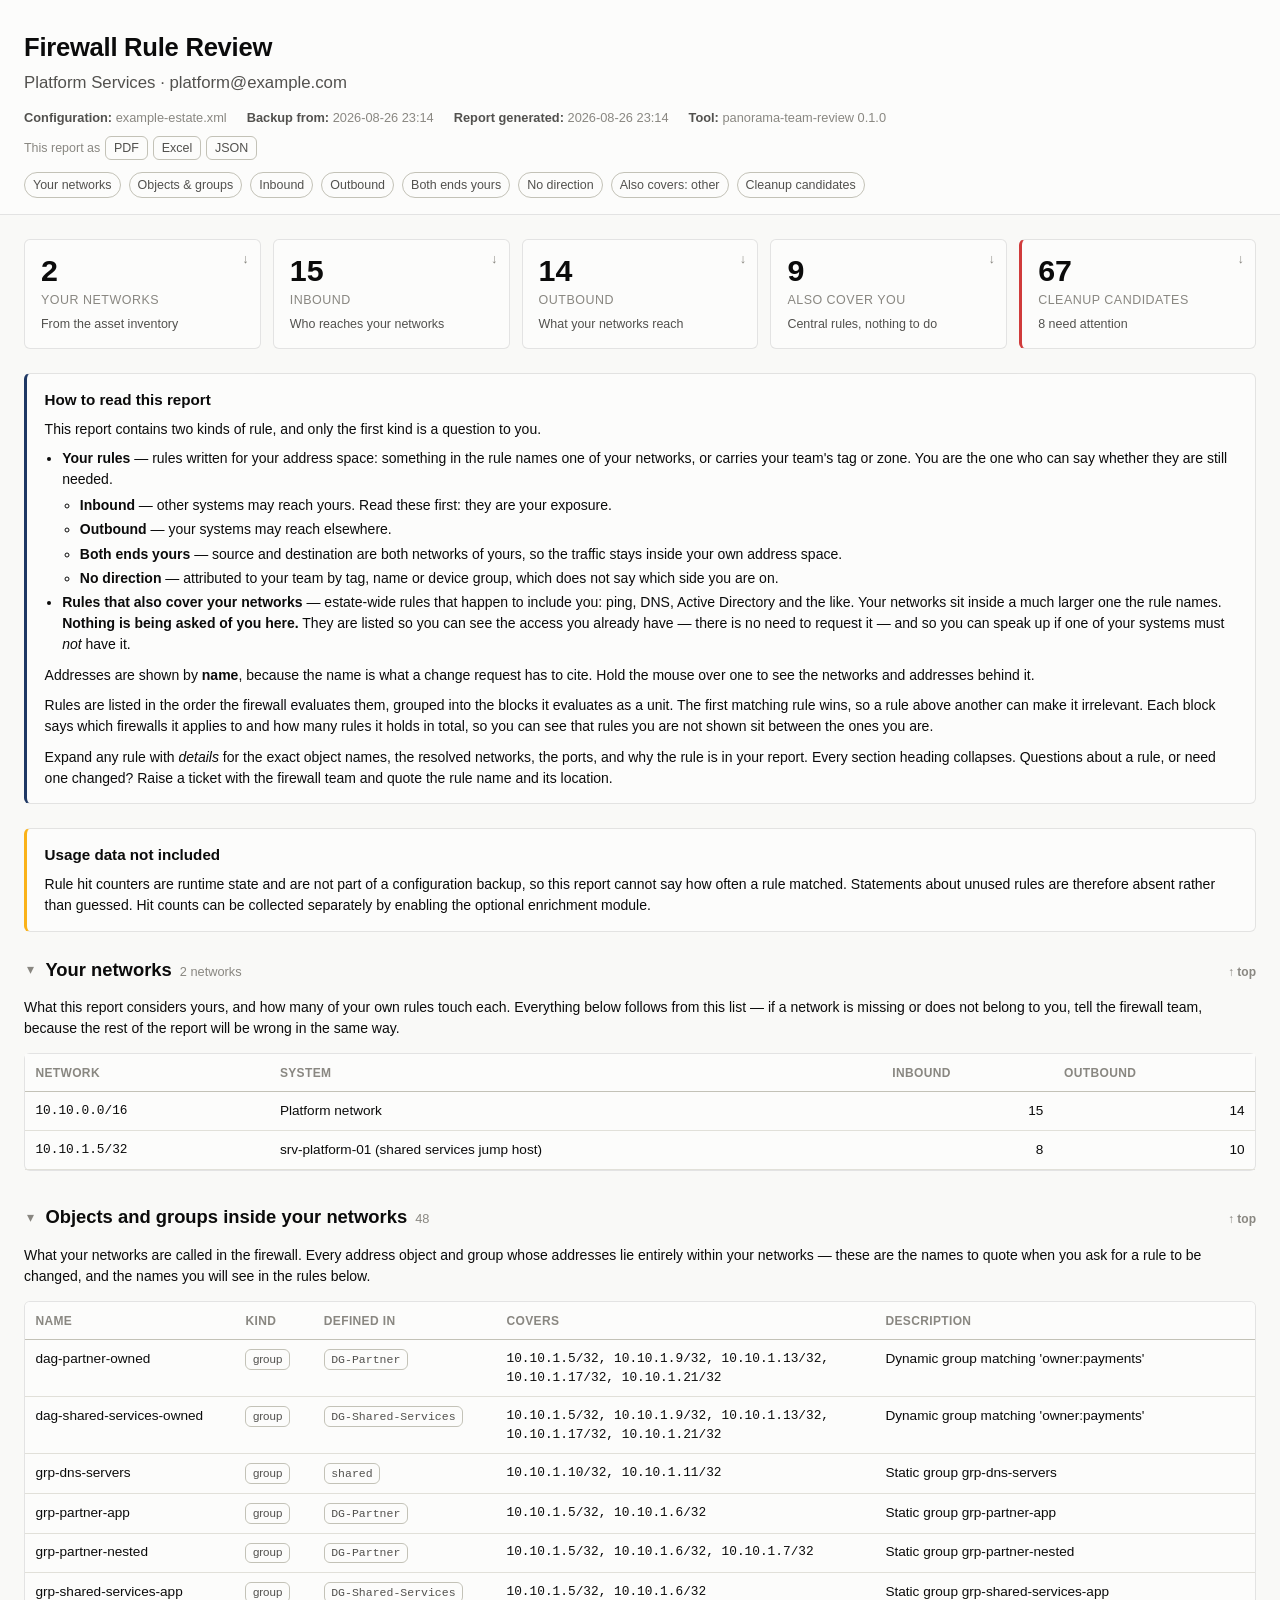
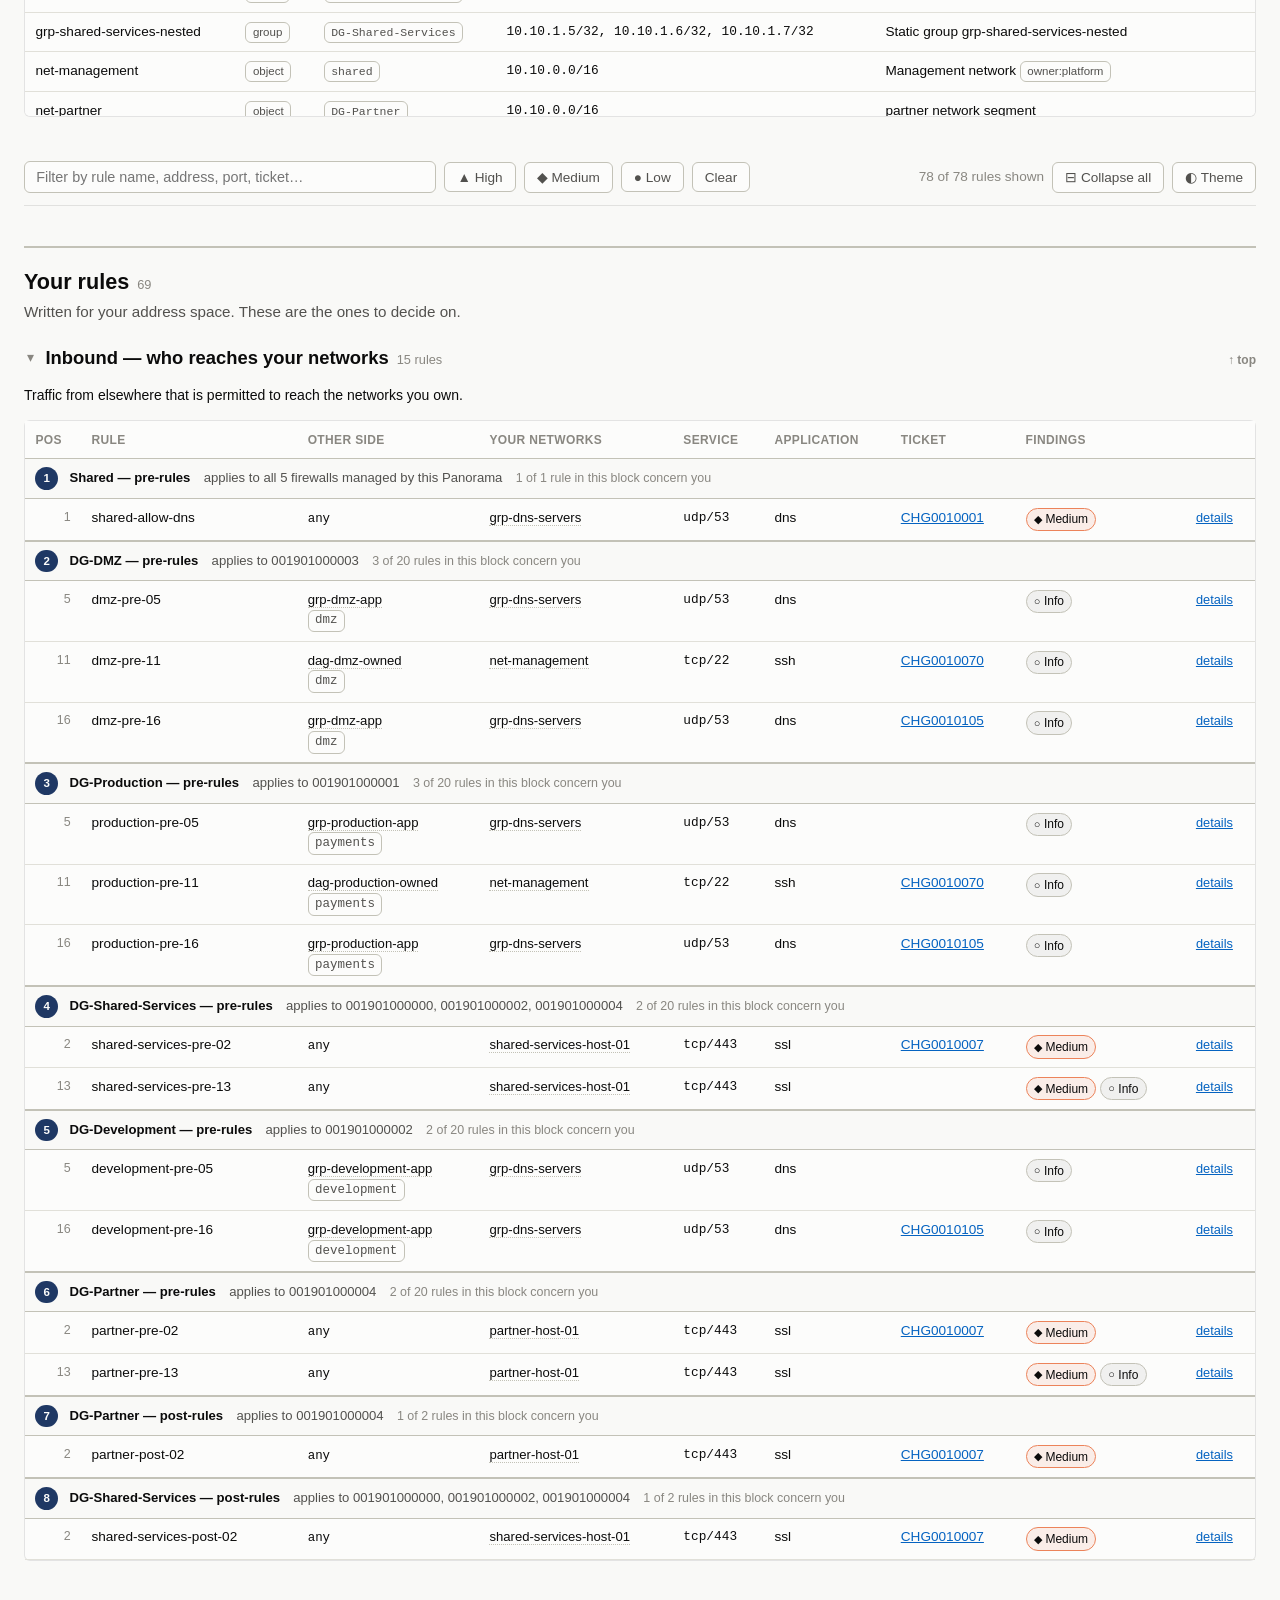
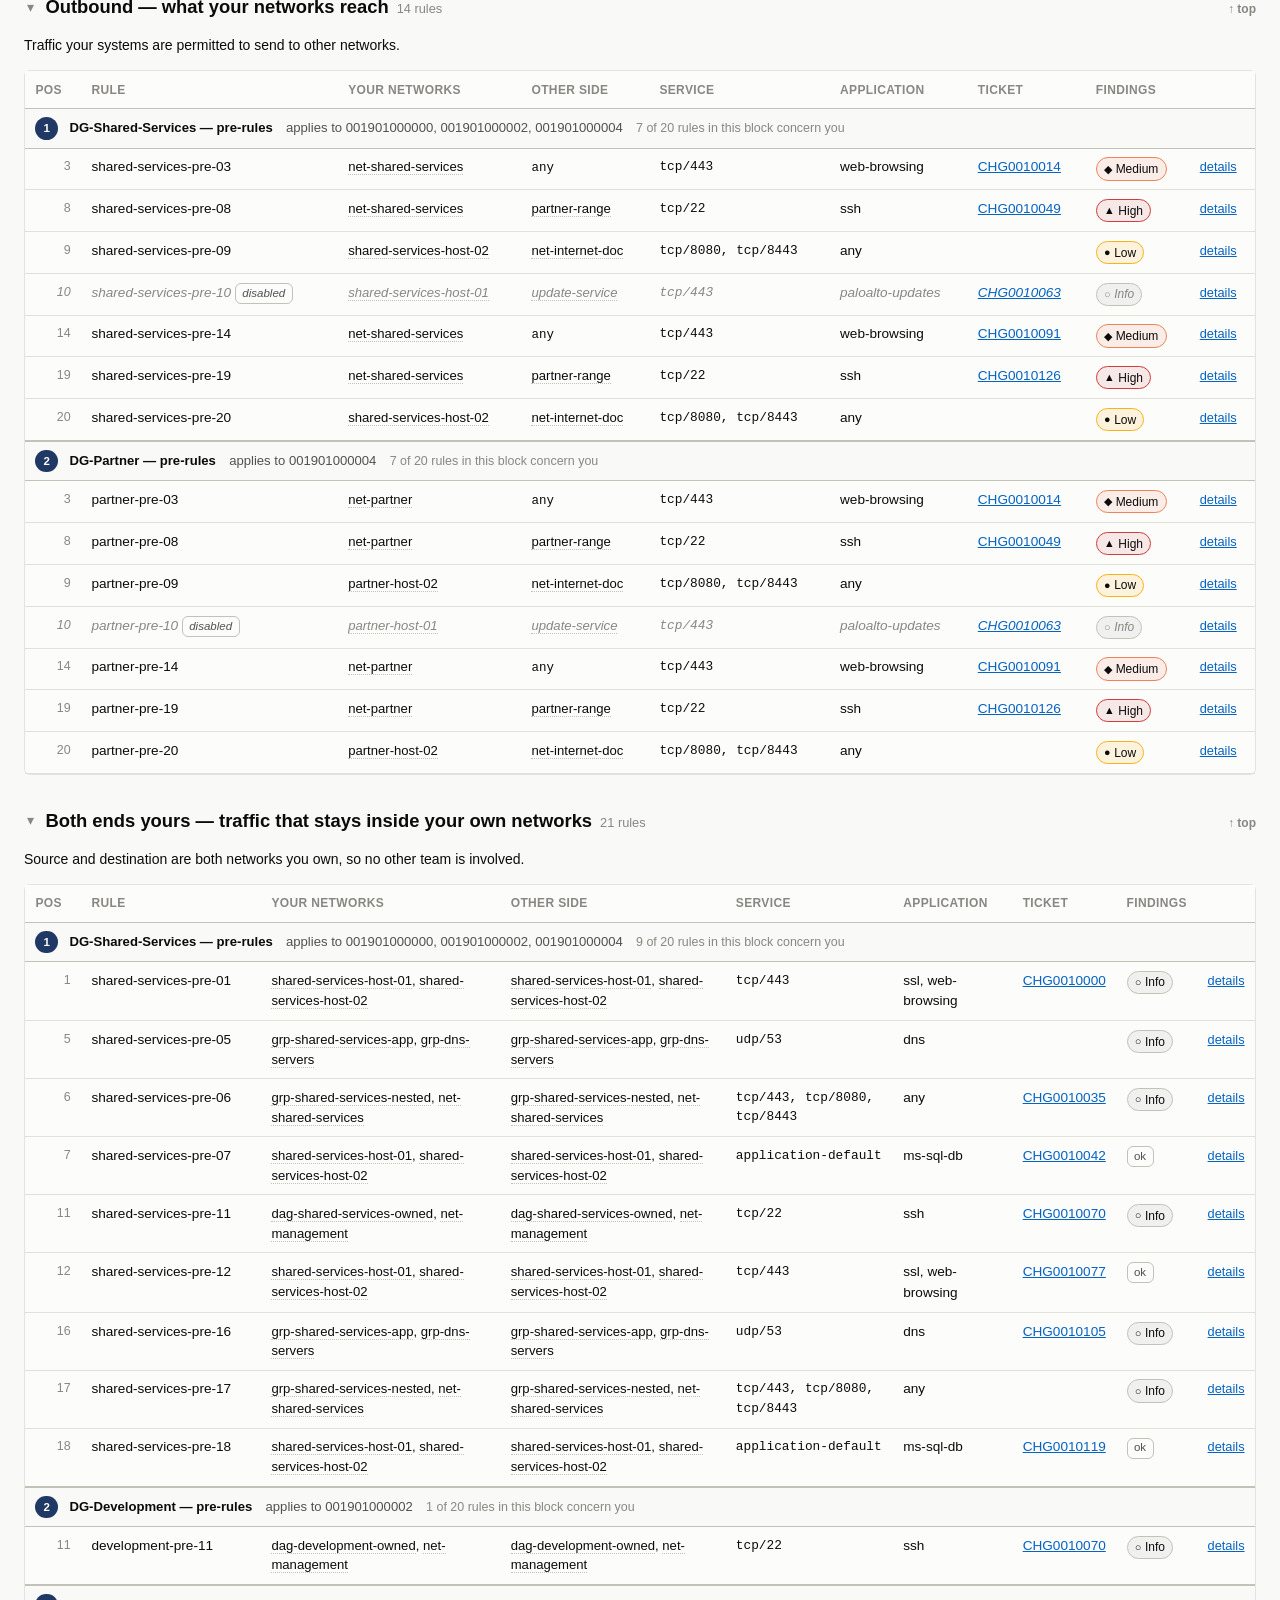
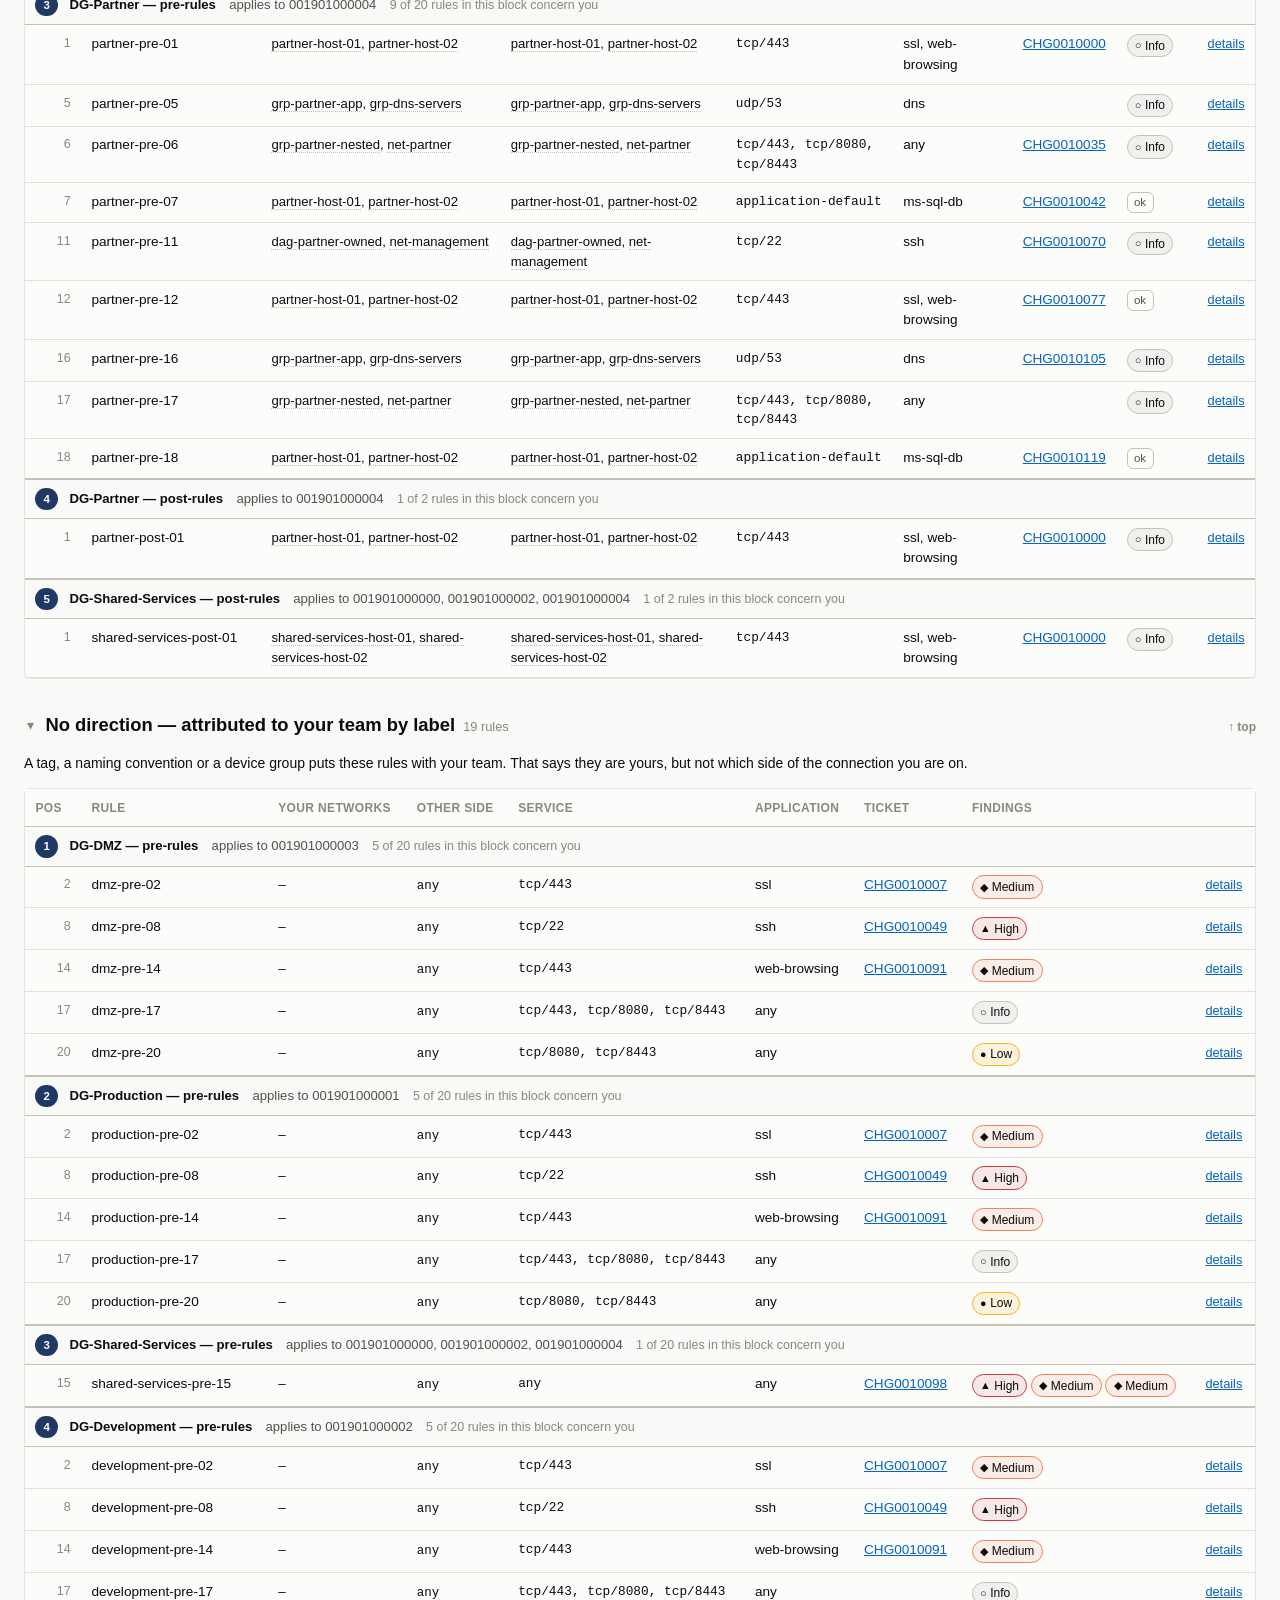
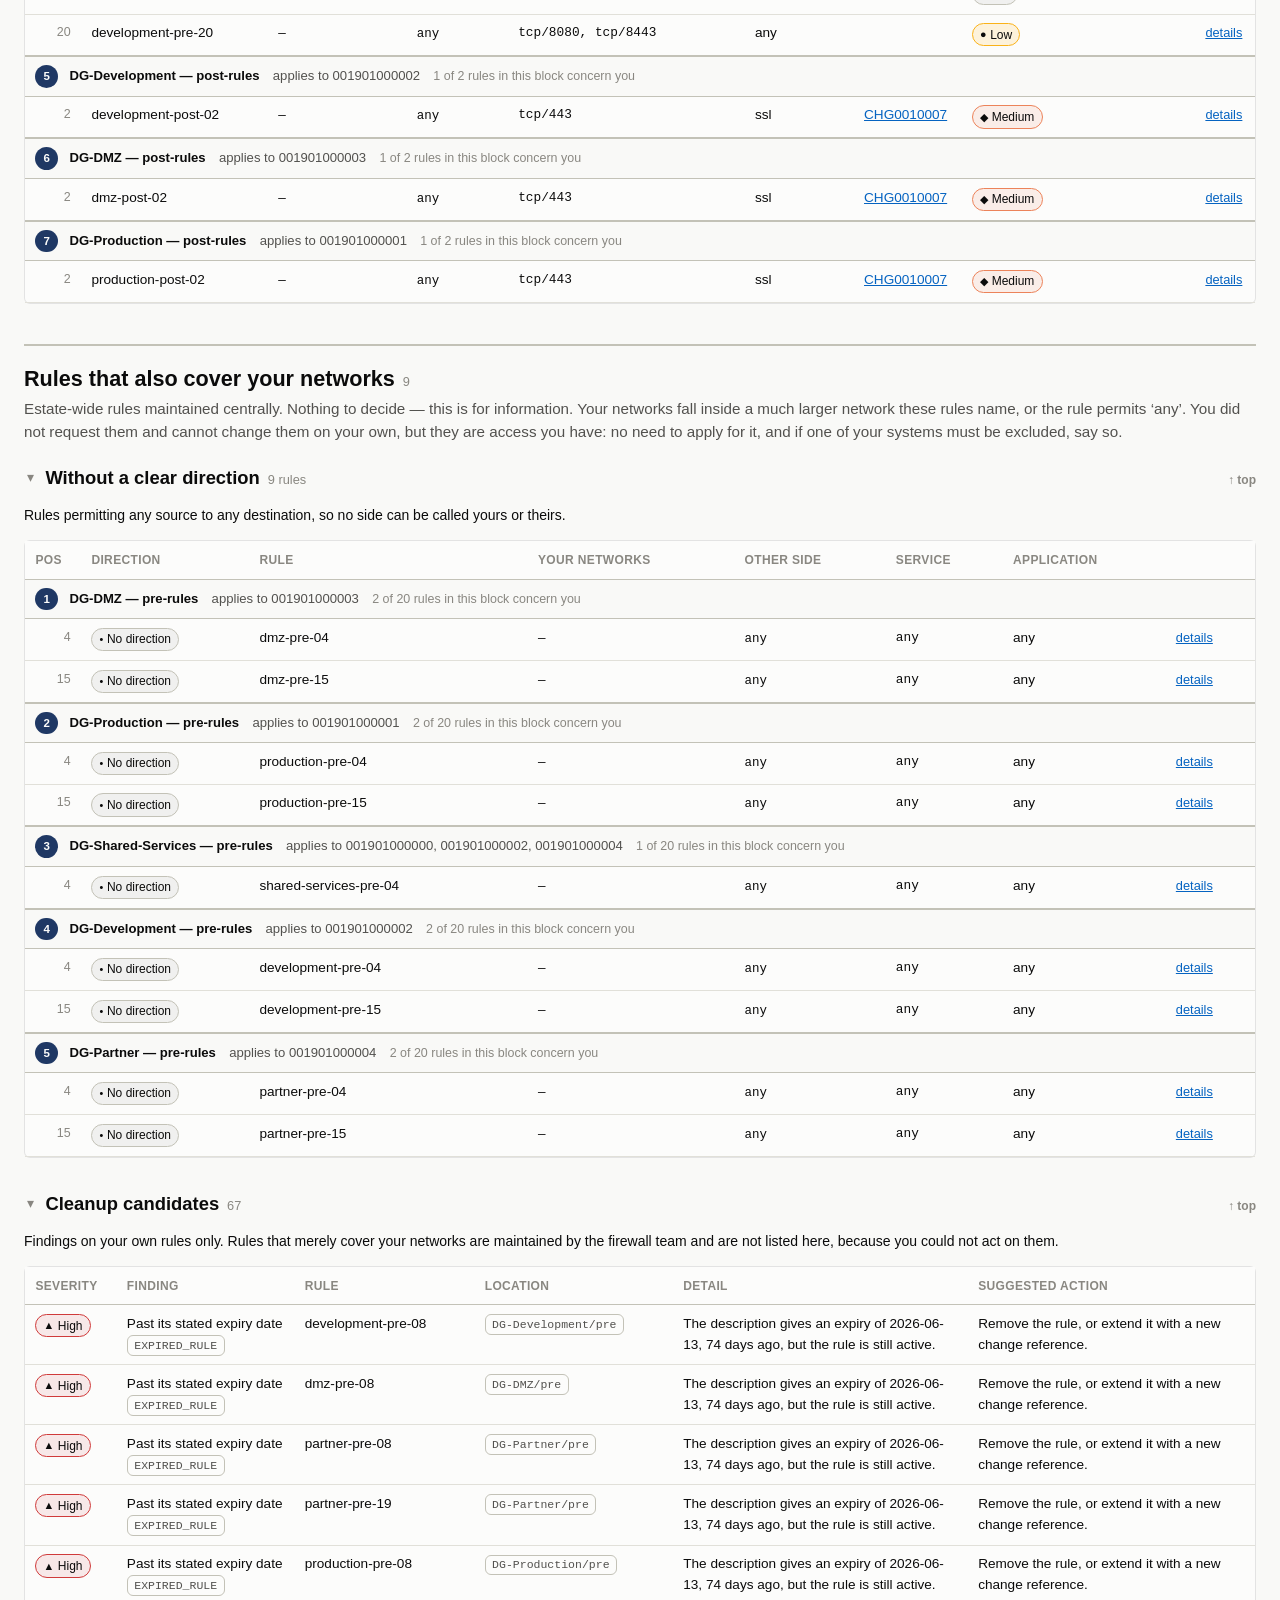
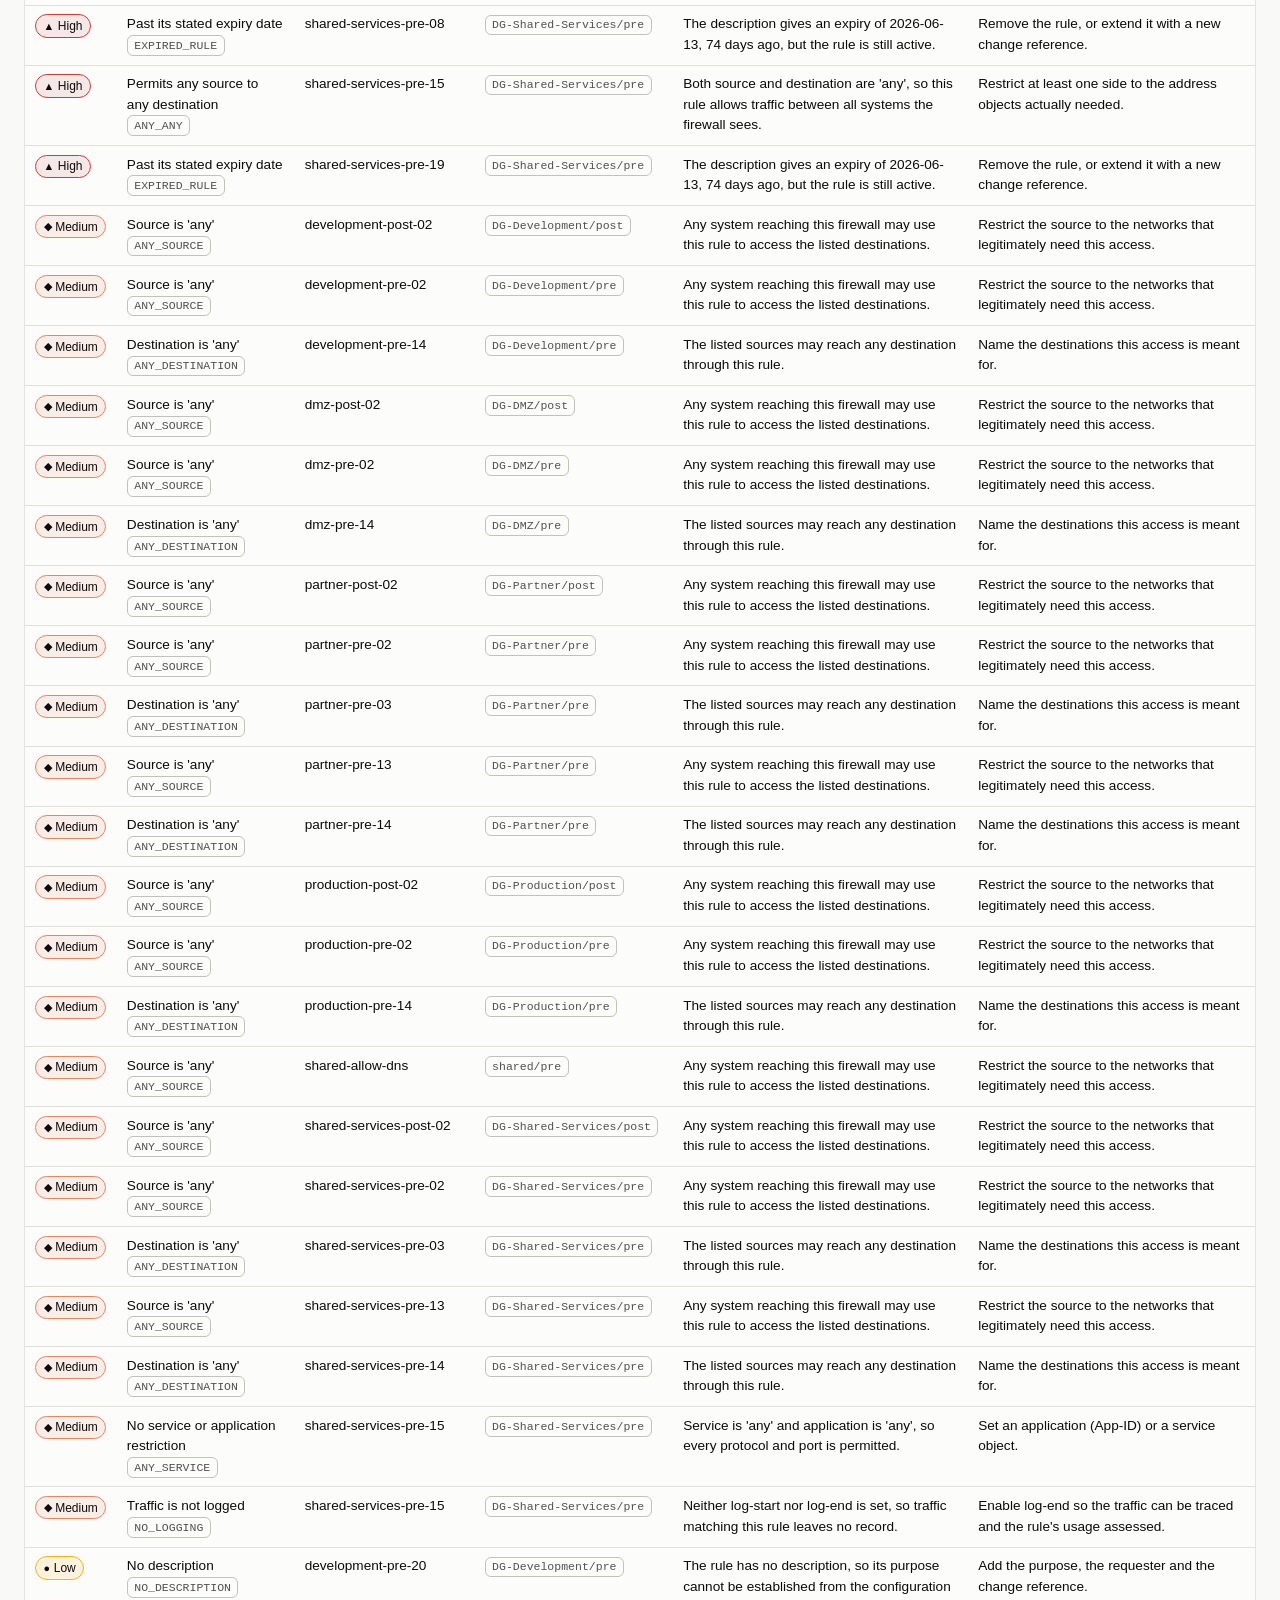
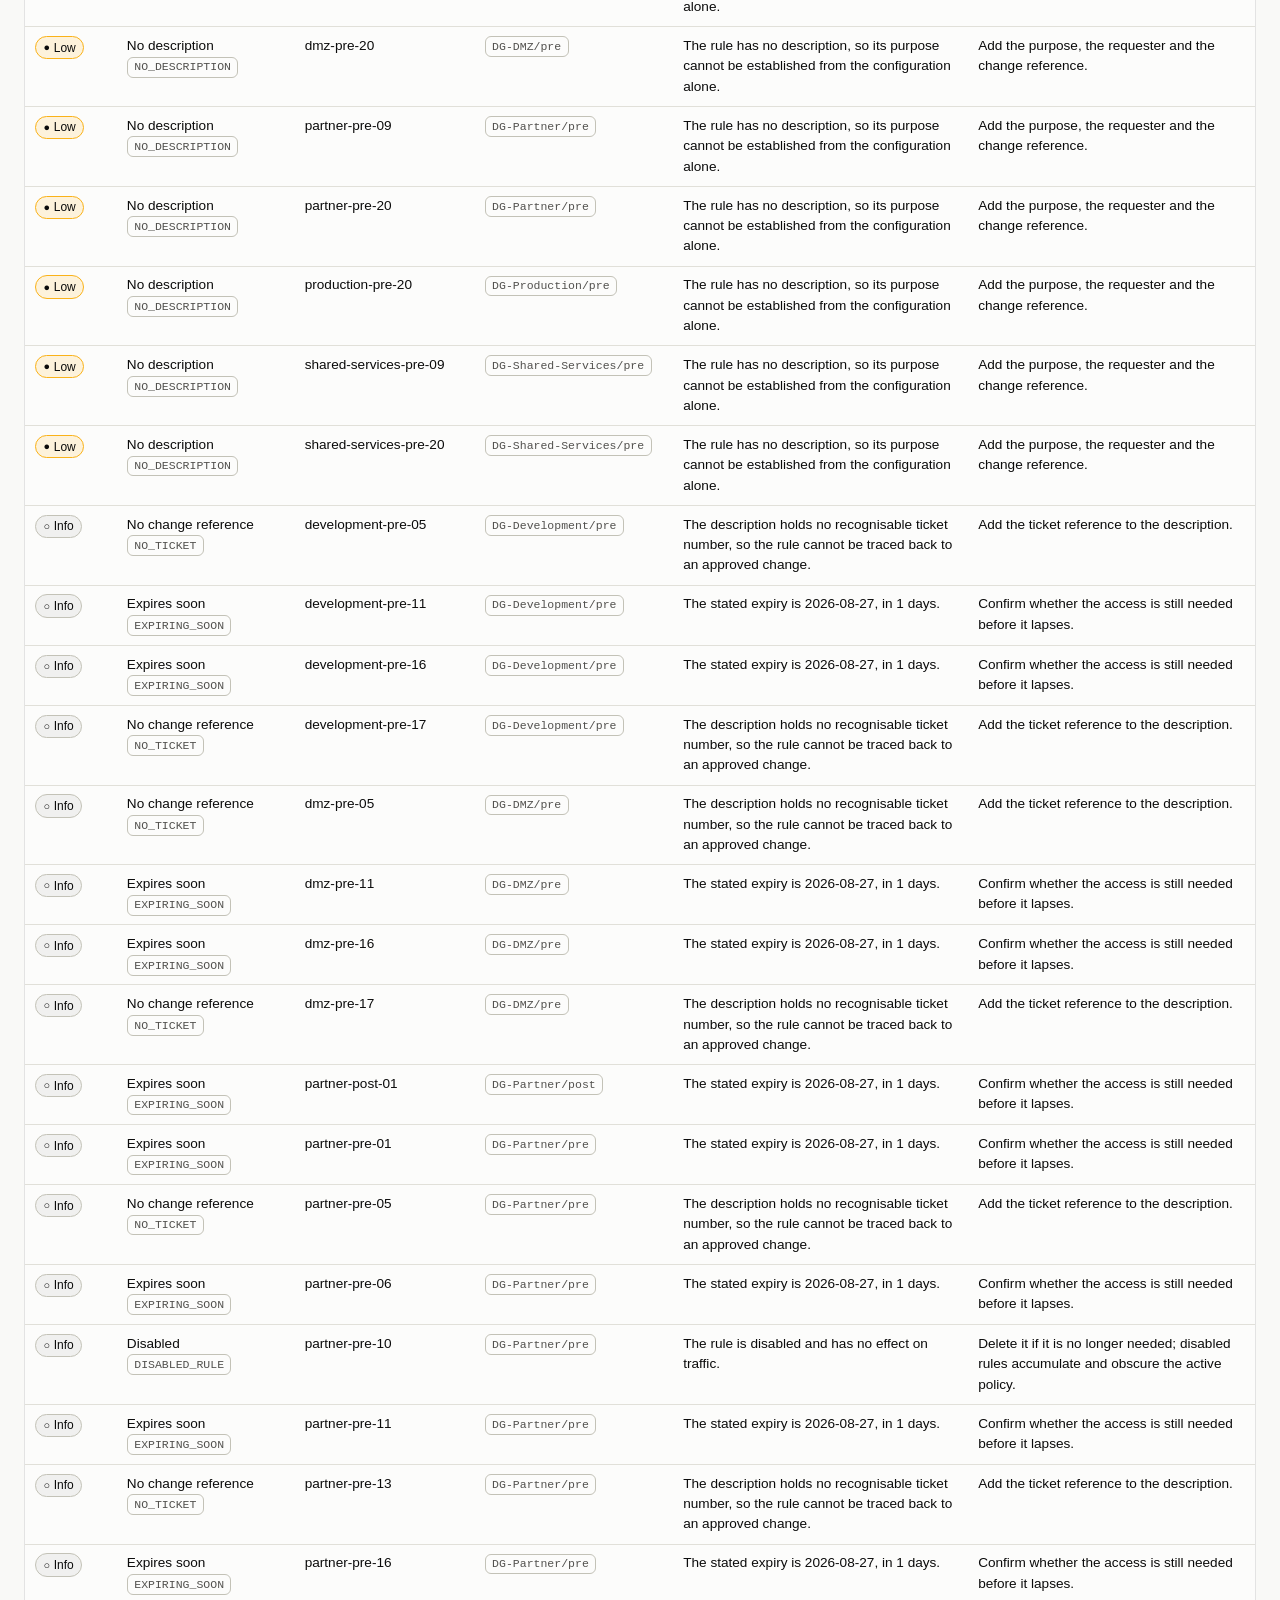
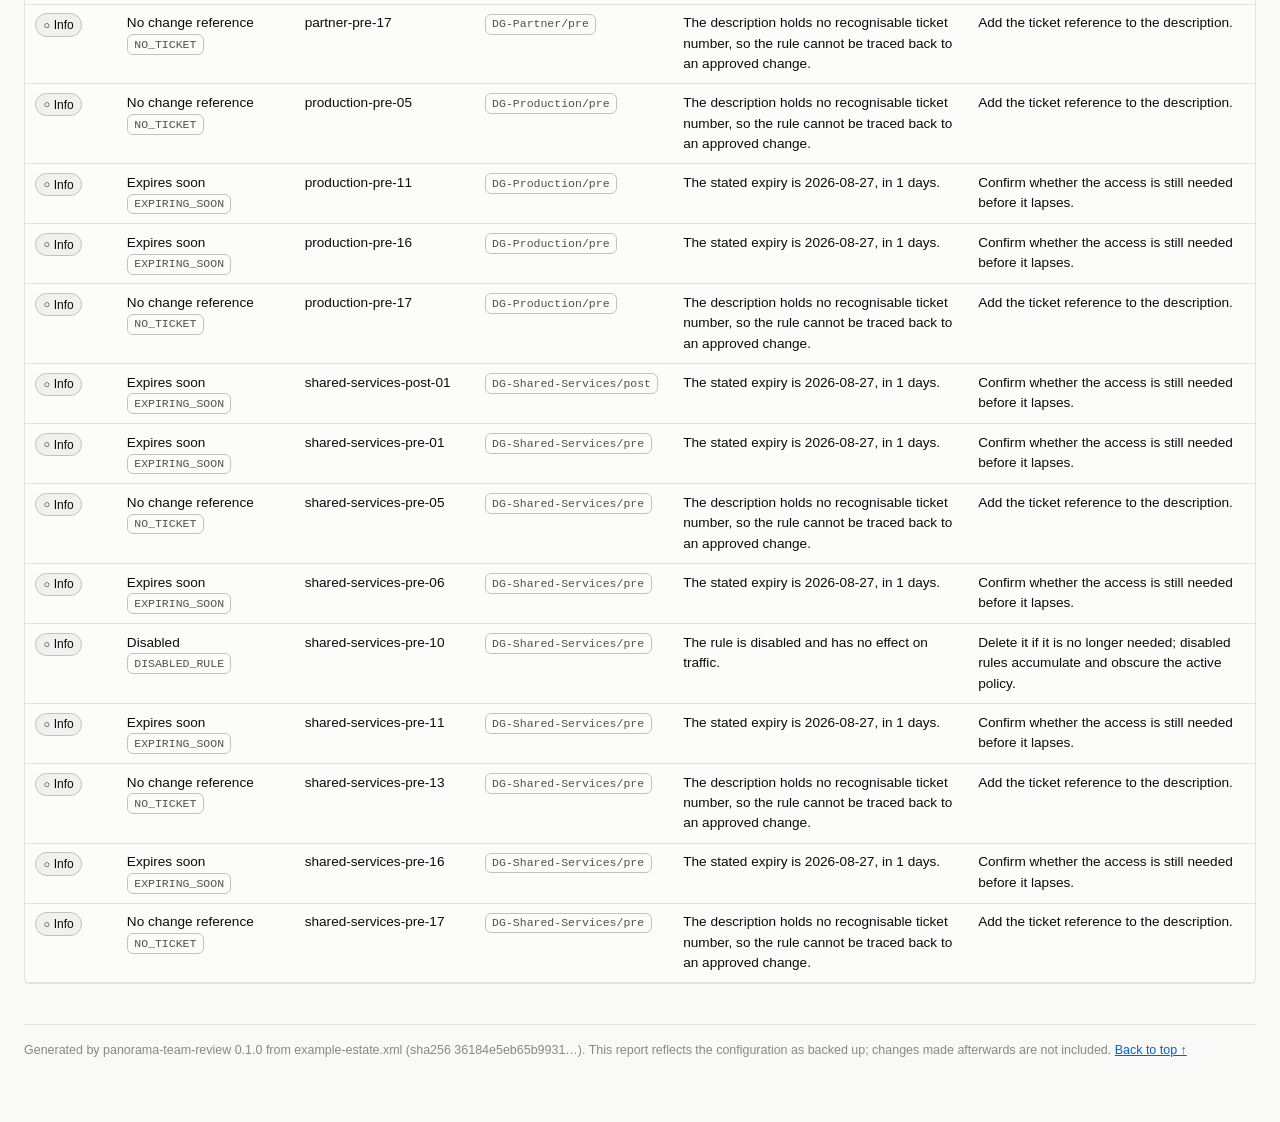
<file: example/reports/platform_firewall-review.html>
<!doctype html>
<html lang="en">
<head>
<meta charset="utf-8">
<meta name="viewport" content="width=device-width, initial-scale=1">
<title>Firewall Rule Review — Platform Services</title>
<style>/* Report styling.
 *
 * Colour is used for status only, never as the sole carrier of meaning: every
 * severity and direction badge pairs its colour with an icon and a word, so the
 * report stays readable in greyscale print, in forced-colours mode, and for
 * readers with colour vision deficiency.
 *
 * Status steps and ink tokens follow a validated palette; both light and dark
 * are stepped deliberately rather than flipped.
 */

:root {
  --surface: #fcfcfb;
  --plane: #f9f9f7;
  --ink: #0b0b0b;
  --ink-secondary: #52514e;
  --ink-muted: #898781;
  --grid: #e1e0d9;
  --baseline: #c3c2b7;
  --border: rgba(11, 11, 11, 0.10);

  --status-critical: #d03b3b;
  --status-serious: #ec835a;
  --status-warning: #fab219;
  --status-good: #0ca30c;

  --tint-critical: rgba(208, 59, 59, 0.10);
  --tint-serious: rgba(236, 131, 90, 0.12);
  --tint-warning: rgba(250, 178, 25, 0.14);
  --tint-neutral: rgba(137, 135, 129, 0.10);

  --accent: #1f3864;
  --link: #0563c1;

  --radius: 6px;
  --gap: 1rem;
}

/* Dark mode is a deliberate second set of steps, not an inversion of the first.
 *
 * The same complete set is applied twice: once for viewers whose system asks
 * for dark, and once for viewers who pressed the theme button. Both must carry
 * *every* token -- an earlier version listed only the surfaces here, which left
 * the light-surface status tints on a dark background where they were nearly
 * invisible.
 *
 * The :not([data-theme="light"]) guard is what lets the button override a dark
 * system preference; without it the toggle would only work in one direction. */
@media (prefers-color-scheme: dark) {
  :root:not([data-theme="light"]) {
    --surface: #1a1a19;
    --plane: #0d0d0d;
    --ink: #ffffff;
    --ink-secondary: #c3c2b7;
    --ink-muted: #898781;
    --grid: #2c2c2a;
    --baseline: #383835;
    --border: rgba(255, 255, 255, 0.10);
    --tint-critical: rgba(208, 59, 59, 0.22);
    --tint-serious: rgba(236, 131, 90, 0.20);
    --tint-warning: rgba(250, 178, 25, 0.18);
    --tint-neutral: rgba(195, 194, 183, 0.10);
    --accent: #93b4ea;
    --link: #7fb4f5;
  }
}

:root[data-theme="dark"] {
  --surface: #1a1a19;
  --plane: #0d0d0d;
  --ink: #ffffff;
  --ink-secondary: #c3c2b7;
  --ink-muted: #898781;
  --grid: #2c2c2a;
  --baseline: #383835;
  --border: rgba(255, 255, 255, 0.10);
  --tint-critical: rgba(208, 59, 59, 0.22);
  --tint-serious: rgba(236, 131, 90, 0.20);
  --tint-warning: rgba(250, 178, 25, 0.18);
  --tint-neutral: rgba(195, 194, 183, 0.10);
  --accent: #93b4ea;
  --link: #7fb4f5;
}

* { box-sizing: border-box; }

body {
  margin: 0;
  padding: 0 0 4rem;
  background: var(--plane);
  color: var(--ink);
  font-family: -apple-system, BlinkMacSystemFont, "Segoe UI", "Noto Sans", Helvetica, Arial, sans-serif;
  font-size: 14px;
  line-height: 1.5;
}

.wrap {
  max-width: 1500px;
  margin: 0 auto;
  padding: 0 1.5rem;
}

/* --- header ------------------------------------------------------------- */

/* The header stays at the top of the window. Once a three-hundred-row table
 * has scrolled the title away there is nothing left saying whose report this
 * is, which matters most when several are open side by side. It shrinks to one
 * line as soon as the page moves, so the cost is a few pixels rather than a
 * banner permanently occupying a fifth of the screen. */
header.report {
  position: sticky;
  top: 0;
  z-index: 30;
  background: var(--surface);
  border-bottom: 1px solid var(--border);
  padding: 1.75rem 0 1rem;
  margin-bottom: 1.5rem;
  transition: padding 0.15s ease;
}

header.report h1 {
  margin: 0 0 0.25rem;
  font-size: 1.6rem;
  letter-spacing: -0.01em;
  transition: font-size 0.15s ease;
}

header.report .subject {
  font-size: 1.05rem;
  color: var(--ink-secondary);
  margin-bottom: 0.75rem;
}

header.report.compact { padding: 0.5rem 0 0.4rem; }
header.report.compact h1 { font-size: 1rem; display: inline; margin-right: 0.6rem; }
header.report.compact .subject { display: inline; font-size: 0.9rem; margin-bottom: 0; }
header.report.compact .provenance { display: none; }
header.report.compact .siblings { display: none; }
header.report.compact nav.jump { margin-top: 0.35rem; }

.provenance {
  font-size: 0.8rem;
  color: var(--ink-muted);
  display: flex;
  flex-wrap: wrap;
  gap: 0.25rem 1.25rem;
}

.provenance b { font-weight: 600; color: var(--ink-secondary); }

/* --- the same document, in its other formats ----------------------------- */

/* One review is four files: a page, a PDF, a workbook, a JSON record. The links
 * between them are deliberately quiet -- small outlined pills under the title,
 * never a toolbar. Nobody opens a report in order to change its format; they do
 * it afterwards, to forward what they just read. */

.siblings {
  display: flex;
  flex-wrap: wrap;
  align-items: center;
  gap: 0.4rem 0.75rem;
  margin-top: 0.6rem;
}

.formats {
  display: inline-flex;
  flex-wrap: wrap;
  align-items: center;
  gap: 0.3rem;
}

.formats-label { font-size: 0.78rem; color: var(--ink-muted); }

a.format {
  font-size: 0.78rem;
  padding: 0.1rem 0.5rem;
  border: 1px solid var(--baseline);
  border-radius: var(--radius);
  text-decoration: none;
  color: var(--ink-secondary);
  white-space: nowrap;
}

a.format:hover { border-color: var(--link); color: var(--link); }

/* --- jump navigation ----------------------------------------------------- */

nav.jump {
  display: flex;
  flex-wrap: wrap;
  gap: 0.3rem 0.5rem;
  margin-top: 0.75rem;
}

nav.jump a {
  font-size: 0.78rem;
  padding: 0.15rem 0.5rem;
  border: 1px solid var(--baseline);
  border-radius: 999px;
  text-decoration: none;
  color: var(--ink-secondary);
  white-space: nowrap;
}

nav.jump a:hover { border-color: var(--accent); color: var(--accent); }

/* Anchors have to clear the sticky header, or a jump link lands with its
 * heading hidden behind it. */
section.block, h2.part { scroll-margin-top: calc(var(--header-h, 5rem) + 1rem); }

/* --- stat tiles --------------------------------------------------------- */

.tiles {
  display: grid;
  grid-template-columns: repeat(auto-fit, minmax(150px, 1fr));
  gap: 0.75rem;
  margin-bottom: 1.5rem;
}

.tile {
  background: var(--surface);
  border: 1px solid var(--border);
  border-radius: var(--radius);
  padding: 0.9rem 1rem;
  position: relative;
  display: block;
}

/* A tile that counts something links to the section holding it. */
a.tile { text-decoration: none; color: inherit; }
a.tile:hover { border-color: var(--accent); }
a.tile:hover .value { color: var(--accent); }

.tile-go {
  position: absolute;
  top: 0.6rem;
  right: 0.7rem;
  font-size: 0.8rem;
  color: var(--ink-muted);
}

a.tile:hover .tile-go { color: var(--accent); }

.tile .value {
  font-size: 1.9rem;
  font-weight: 600;
  line-height: 1.1;
  font-variant-numeric: tabular-nums;
}

.tile .label {
  font-size: 0.78rem;
  color: var(--ink-muted);
  text-transform: uppercase;
  letter-spacing: 0.04em;
  margin-top: 0.2rem;
}

.tile .hint { font-size: 0.78rem; color: var(--ink-secondary); margin-top: 0.35rem; }
.tile.critical { border-left: 3px solid var(--status-critical); }
.tile.serious  { border-left: 3px solid var(--status-serious); }

/* --- callouts ----------------------------------------------------------- */

.callout {
  background: var(--surface);
  border: 1px solid var(--border);
  border-left: 3px solid var(--accent);
  border-radius: var(--radius);
  padding: 0.9rem 1.1rem;
  margin-bottom: 1.5rem;
}

.callout h2 { margin: 0 0 0.5rem; font-size: 0.95rem; }
.callout ul { margin: 0.3rem 0 0; padding-left: 1.1rem; }
.callout li { margin-bottom: 0.2rem; }
.callout.warn { border-left-color: var(--status-warning); }

/* --- controls ----------------------------------------------------------- */

/* Deliberately not sticky. The row worth keeping on screen while reading a
 * three-hundred-row table is the one naming the columns, not the filter box --
 * a filter is set once and then left alone, and two stacked bars eat the space
 * the table header needs. */
.controls {
  z-index: 20;
  background: var(--plane);
  padding: 0.75rem 0;
  border-bottom: 1px solid var(--border);
  display: flex;
  flex-wrap: wrap;
  gap: 0.5rem;
  align-items: center;
  margin-bottom: 1rem;
}

.controls input[type="search"] {
  flex: 1 1 260px;
  min-width: 200px;
  padding: 0.45rem 0.7rem;
  border: 1px solid var(--baseline);
  border-radius: var(--radius);
  background: var(--surface);
  color: var(--ink);
  font-size: 0.9rem;
}

.controls button {
  padding: 0.4rem 0.75rem;
  border: 1px solid var(--baseline);
  border-radius: var(--radius);
  background: var(--surface);
  color: var(--ink-secondary);
  cursor: pointer;
  font-size: 0.85rem;
}

.controls button[aria-pressed="true"] {
  background: var(--accent);
  border-color: var(--accent);
  color: #fff;
}

.controls .spacer { flex: 1 1 auto; }
.controls .count { font-size: 0.85rem; color: var(--ink-muted); }

/* The address lookup answers into this. It is empty until something is typed:
 * an empty result table under an empty box reads as "no team owns anything". */
.lookup-results:empty { display: none; }
.lookup-results { margin-top: 0.75rem; }
.lookup-results .lede { margin: 0.25rem 0 0; }

/* --- parts -------------------------------------------------------------- */

/* The report is split into two parts that ask different things of the reader:
 * rules that are the team's to decide on, and rules that merely cover them.
 * The heading has to be unmistakably heavier than a section heading, or the
 * distinction reads as one more table among the others. */

h2.part {
  font-size: 1.35rem;
  margin: 2.5rem 0 0.15rem;
  padding-top: 1.1rem;
  border-top: 2px solid var(--baseline);
  display: flex;
  align-items: baseline;
  gap: 0.5rem;
}

p.part-lede {
  color: var(--ink-secondary);
  font-size: 0.95rem;
  margin: 0 0 1.25rem;
}

/* --- sections and tables ------------------------------------------------ */

section.block { margin-bottom: 2rem; }

section.block > h2 {
  font-size: 1.15rem;
  margin: 0 0 0.15rem;
  display: flex;
  align-items: baseline;
  gap: 0.5rem;
}

/* --- collapsible sections ------------------------------------------------ */

h2.section-head {
  display: flex;
  align-items: baseline;
  gap: 0.5rem;
  font-size: 1.15rem;
  margin: 0 0 0.15rem;
}

button.collapse {
  background: none;
  border: none;
  color: var(--ink-muted);
  cursor: pointer;
  padding: 0 0.2rem;
  font-size: 0.9rem;
  line-height: 1;
  align-self: center;
}

button.collapse:hover { color: var(--ink); }
.chevron { display: inline-block; transition: transform 0.15s ease; }
h2.section-head.collapsed .chevron { transform: rotate(-90deg); }

.section-title { flex: 0 1 auto; }

a.to-top {
  margin-left: auto;
  font-size: 0.75rem;
  color: var(--ink-muted);
  text-decoration: none;
  white-space: nowrap;
}

a.to-top:hover { color: var(--accent); }

section.block > .lede {
  color: var(--ink-secondary);
  font-size: 0.88rem;
  margin: 0 0 0.75rem;
}

.count-badge {
  font-size: 0.8rem;
  font-weight: 500;
  color: var(--ink-muted);
  font-variant-numeric: tabular-nums;
}

/* No overflow, and that is the whole point.
 *
 * `overflow-x: auto` forces `overflow-y` to `auto` as well, which makes this
 * element a scroll container -- and a sticky table header sticks to its nearest
 * scroll container, not to the window. Since this box has no height limit it
 * never scrolls vertically, so the header row had nothing to stick to and
 * scrolled away with the rest of the table. Leaving the page as the scrollport
 * is what makes the column names stay put.
 *
 * A rule table compresses to about 995px before its cells stop wrapping.
 * Narrower than that the page itself scrolls sideways, which is the deliberate
 * choice: an earlier version handed the overflow back to this element below
 * 1080px, and every reader in a half-width window or at 175% zoom lost the
 * column names without being told why. Keeping them is worth a horizontal
 * scrollbar on a window too narrow for the table anyway. */
.table-scroll {
  background: var(--surface);
  border: 1px solid var(--border);
  border-radius: var(--radius);
}

/* The asset and object lists sit above the rules, where they answer "is this
 * report even about the right networks?" -- but an inventory generated from a
 * network plan runs to hundreds of entries, and at full height it becomes a
 * wall the reader has to scroll past before reaching a single rule. Capping it
 * keeps the whole list available and the page navigable. This one *is* its own
 * scrollport, so its header sticks to the top of the box instead. */
.table-scroll.capped { max-height: 26rem; overflow-y: auto; }

/* Wide content must not push the page sideways *above* the width at which the
 * table stops fitting, so the wrapper is allowed to shrink with it. */
.wrap { min-width: 0; }

table {
  width: 100%;
  border-collapse: collapse;
  font-size: 0.85rem;
}

/* The column names follow the reader down the table. --header-h is the height
 * of the sticky page header, measured by the page itself; without the offset
 * the header row would slide underneath it. It defaults to zero so that a page
 * with no sticky header of its own -- the cross-team overview -- pins the
 * column names to the top of the window rather than to thin air. */
thead th {
  position: sticky;
  top: var(--header-h, 0px);
  z-index: 5;
  background: var(--surface);
  text-align: left;
  font-weight: 600;
  font-size: 0.75rem;
  text-transform: uppercase;
  letter-spacing: 0.03em;
  color: var(--ink-muted);
  padding: 0.6rem 0.65rem;
  border-bottom: 1px solid var(--baseline);
  /* The line and the lift both matter. `border-collapse: collapse` hands the
   * bottom border to whichever cell wins the collapse, so a scrolled-under row
   * can take it and leave the header welded to the first line of data -- which
   * is exactly how it looked. The first shadow redraws the rule unconditionally;
   * the second casts the header over the rows passing beneath it, so it reads
   * as a bar floating above the table instead of a row inside it. */
  box-shadow: 0 1px 0 var(--baseline), 0 6px 8px -6px rgba(0, 0, 0, 0.25);
  white-space: nowrap;
}

/* Inside a box that scrolls on its own -- the capped lists, and every table
 * once the viewport is too narrow for the columns -- the header sticks to that
 * box, so the page-header offset would push it down over the first rows. */
.table-scroll.capped thead th { top: 0; }

tbody td {
  padding: 0.55rem 0.65rem;
  border-bottom: 1px solid var(--grid);
  vertical-align: top;
}

tbody tr.rule-row:hover { background: var(--tint-neutral); }
tbody tr.disabled td { color: var(--ink-muted); font-style: italic; }
tbody tr.detail-row > td { background: var(--plane); padding: 0.9rem 1rem; }

/* --- policy blocks ------------------------------------------------------ */

/* Rules are grouped into the blocks the firewall evaluates as a unit, in the
 * order it evaluates them. The heading row carries the block's position, the
 * firewalls it reaches, and how many rules it holds in total -- the last one
 * being what tells a reader that rules they are not shown sit between the
 * ones they are. */

tbody tr.scope-row > td {
  background: var(--plane);
  border-top: 2px solid var(--baseline);
  border-bottom: 1px solid var(--baseline);
  padding: 0.5rem 0.65rem;
  font-size: 0.82rem;
}

tbody tr.scope-row:first-child > td { border-top: none; }

.scope-step {
  display: inline-block;
  min-width: 1.4rem;
  height: 1.4rem;
  line-height: 1.4rem;
  text-align: center;
  border-radius: 999px;
  background: var(--accent);
  color: var(--surface);
  font-size: 0.72rem;
  font-weight: 600;
  margin-right: 0.5rem;
  font-variant-numeric: tabular-nums;
}

.scope-title { font-weight: 600; margin-right: 0.6rem; }
.scope-reach { color: var(--ink-secondary); margin-right: 0.6rem; }
.scope-count { color: var(--ink-muted); font-size: 0.78rem; }

td.pos {
  color: var(--ink-muted);
  font-size: 0.78rem;
  width: 3.5rem;
}

.why {
  margin-top: 0.6rem;
  padding-top: 0.5rem;
  border-top: 1px solid var(--grid);
  font-size: 0.8rem;
  color: var(--ink-secondary);
}

td.addr, td.svc {
  font-family: ui-monospace, SFMono-Regular, "SF Mono", Menlo, Consolas, monospace;
  font-size: 0.8rem;
  max-width: 340px;
  word-break: break-word;
}

/* --- object names, addresses behind them --------------------------------- */

/* A cell of resolved addresses is unreadable to everyone outside the network
 * team and is not what a change request cites. The object name leads; the
 * addresses live in the tooltip. The dotted underline is what says a tooltip
 * is there -- without it nobody hovers. */
td.objs {
  max-width: 320px;
  word-break: break-word;
  font-size: 0.82rem;
}

.named {
  border-bottom: 1px dotted var(--baseline);
  cursor: help;
}

.named:hover { border-bottom-color: var(--accent); color: var(--accent); }

.literal {
  font-family: ui-monospace, SFMono-Regular, "SF Mono", Menlo, Consolas, monospace;
  font-size: 0.78rem;
}

.more { color: var(--ink-muted); font-size: 0.78rem; }

td.name { font-weight: 500; min-width: 180px; }
td.num { text-align: right; font-variant-numeric: tabular-nums; white-space: nowrap; }

.toggle {
  background: none;
  border: none;
  color: var(--link);
  cursor: pointer;
  padding: 0;
  font-size: 0.8rem;
  text-decoration: underline;
}

/* --- badges: colour is always paired with an icon and a word ------------- */

.badge {
  display: inline-flex;
  align-items: center;
  gap: 0.3em;
  padding: 0.1rem 0.45rem;
  border-radius: 999px;
  font-size: 0.75rem;
  font-weight: 500;
  white-space: nowrap;
  border: 1px solid transparent;
}

.badge .icon { font-size: 0.9em; line-height: 1; }

.sev-high     { background: var(--tint-critical); border-color: var(--status-critical); }
.sev-medium   { background: var(--tint-serious);  border-color: var(--status-serious); }
.sev-low      { background: var(--tint-warning);  border-color: var(--status-warning); }
.sev-info     { background: var(--tint-neutral);  border-color: var(--baseline); }

/* A rule that blocks traffic must not read like one that permits it. This is
 * the one badge that is loud on purpose. */
.action-block {
  background: var(--tint-critical);
  border-color: var(--status-critical);
  font-weight: 600;
  text-transform: uppercase;
  letter-spacing: 0.02em;
}

.dir-inbound  { background: var(--tint-neutral); border-color: var(--baseline); }
.dir-outbound { background: var(--tint-neutral); border-color: var(--baseline); }
.dir-internal { background: var(--tint-neutral); border-color: var(--baseline); }
.dir-related  { background: var(--tint-neutral); border-color: var(--baseline); }

.pill {
  display: inline-block;
  padding: 0.05rem 0.4rem;
  border: 1px solid var(--baseline);
  border-radius: var(--radius);
  font-size: 0.72rem;
  color: var(--ink-secondary);
  margin-right: 0.25rem;
  white-space: nowrap;
}

.pill.mono { font-family: ui-monospace, Menlo, Consolas, monospace; }

a { color: var(--link); }
a.ticket { font-weight: 500; white-space: nowrap; }

/* --- detail panel ------------------------------------------------------- */

.detail-grid {
  display: grid;
  grid-template-columns: repeat(auto-fit, minmax(260px, 1fr));
  gap: 0.9rem 1.5rem;
}

.detail-grid dt {
  font-size: 0.72rem;
  text-transform: uppercase;
  letter-spacing: 0.03em;
  color: var(--ink-muted);
  margin-bottom: 0.15rem;
}

.detail-grid dd {
  margin: 0 0 0.6rem;
  font-size: 0.85rem;
  word-break: break-word;
}

.detail-grid dd.mono {
  font-family: ui-monospace, Menlo, Consolas, monospace;
  font-size: 0.8rem;
}

/* A rule description is a change log, one entry per line. Collapsing the line
 * breaks makes the ticket from one entry read as though it belonged to the
 * date of the next. */
.detail-grid dd.pre { white-space: pre-wrap; }

.finding-item {
  border-left: 3px solid var(--baseline);
  padding: 0.35rem 0 0.35rem 0.7rem;
  margin-bottom: 0.5rem;
}

.finding-item.high   { border-left-color: var(--status-critical); }
.finding-item.medium { border-left-color: var(--status-serious); }
.finding-item.low    { border-left-color: var(--status-warning); }

.finding-item .rec { color: var(--ink-secondary); font-size: 0.82rem; }

.empty {
  padding: 1.1rem;
  text-align: center;
  color: var(--ink-muted);
  background: var(--surface);
  border: 1px dashed var(--baseline);
  border-radius: var(--radius);
  font-size: 0.88rem;
}

footer.report {
  margin-top: 2.5rem;
  padding-top: 1rem;
  border-top: 1px solid var(--border);
  font-size: 0.78rem;
  color: var(--ink-muted);
}

.hidden { display: none !important; }

@media print {
  .controls, .toggle { display: none !important; }
  body { background: #fff; color: #000; font-size: 10pt; }
  .table-scroll { overflow: visible; border: none; }
  tbody tr { page-break-inside: avoid; }
  section.block { page-break-before: auto; }
}

/* Sub-headings inside a section, for a check that reports two distinct kinds
 * of finding under one roof. */
h3.gap-head {
  display: flex;
  align-items: baseline;
  gap: 0.5rem;
  font-size: 0.98rem;
  margin: 1.4rem 0 0.15rem;
}
</style>
</head>
<body>
<a id="top"></a>


<header class="report" id="page-header">
  <div class="wrap">
    <h1>Firewall Rule Review</h1>
    <div class="subject">Platform Services · platform@example.com</div>
    <div class="provenance">
      <span><b>Configuration:</b> example-estate.xml</span>
<span><b>Backup from:</b> 2026-08-26 23:14</span>      <span><b>Report generated:</b> 2026-08-26 23:14</span>
      <span><b>Tool:</b> panorama-team-review 0.1.0</span>
    </div>

    <div class="siblings"><span class="formats"><span class="formats-label">This report as</span><a class="format" href="platform_firewall-review.pdf">PDF</a><a class="format" href="platform_firewall-review.xlsx">Excel</a><a class="format" href="platform_firewall-review.json.gz">JSON</a></span>
</div>

    <nav class="jump" aria-label="Sections of this report">
<a href="#s-networks">Your networks</a><a href="#s-objects">Objects &amp; groups</a><a href="#s-own-inbound">Inbound</a><a href="#s-own-outbound">Outbound</a><a href="#s-own-internal">Both ends yours</a><a href="#s-own-related">No direction</a><a href="#s-covered-other">Also covers: other</a><a href="#s-findings">Cleanup candidates</a>    </nav>
  </div>
</header>

<div class="wrap">

  <div class="tiles">
    <a class="tile " href="#s-networks">
  <div class="value">2</div>
  <div class="label">Your networks</div>
<div class="hint">From the asset inventory</div>  <span class="tile-go" aria-hidden="true">↓</span>
</a>

    <a class="tile " href="#s-own-inbound">
  <div class="value">15</div>
  <div class="label">Inbound</div>
<div class="hint">Who reaches your networks</div>  <span class="tile-go" aria-hidden="true">↓</span>
</a>

    <a class="tile " href="#s-own-outbound">
  <div class="value">14</div>
  <div class="label">Outbound</div>
<div class="hint">What your networks reach</div>  <span class="tile-go" aria-hidden="true">↓</span>
</a>

    <a class="tile " href="#s-covered-other">
  <div class="value">9</div>
  <div class="label">Also cover you</div>
<div class="hint">Central rules, nothing to do</div>  <span class="tile-go" aria-hidden="true">↓</span>
</a>

    <a class="tile critical" href="#s-findings">
  <div class="value">67</div>
  <div class="label">Cleanup candidates</div>
<div class="hint">8 need attention</div>  <span class="tile-go" aria-hidden="true">↓</span>
</a>

  </div>

  <div class="callout">
    <h2>How to read this report</h2>
    <p style="margin:0 0 0.5rem">
      This report contains two kinds of rule, and only the first kind is a question to you.
    </p>
    <ul>
      <li>
        <strong>Your rules</strong> — rules written for your address space: something in the rule
        names one of your networks, or carries your team's tag or zone. You are the one who can
        say whether they are still needed.
        <ul>
          <li><strong>Inbound</strong> — other systems may reach yours. Read these first: they are your exposure.</li>
          <li><strong>Outbound</strong> — your systems may reach elsewhere.</li>
          <li><strong>Both ends yours</strong> — source and destination are both networks of yours, so the traffic stays inside your own address space.</li>
          <li><strong>No direction</strong> — attributed to your team by tag, name or device group, which does not say which side you are on.</li>
        </ul>
      </li>
      <li>
        <strong>Rules that also cover your networks</strong> — estate-wide rules that happen to
        include you: ping, DNS, Active Directory and the like. Your networks sit inside a much
        larger one the rule names. <strong>Nothing is being asked of you here.</strong> They are
        listed so you can see the access you already have — there is no need to request it — and
        so you can speak up if one of your systems must <em>not</em> have it.
      </li>
    </ul>
    <p style="margin:0.6rem 0 0">
      Addresses are shown by <strong>name</strong>, because the name is what a change request has
      to cite. Hold the mouse over one to see the networks and addresses behind it.
    </p>
    <p style="margin:0.6rem 0 0">
      Rules are listed in the order the firewall evaluates them, grouped into the blocks it
      evaluates as a unit. The first matching rule wins, so a rule above another can make it
      irrelevant. Each block says which firewalls it applies to and how many rules it holds in
      total, so you can see that rules you are not shown sit between the ones you are.
    </p>
    <p style="margin:0.6rem 0 0">
      Expand any rule with <em>details</em> for the exact object names, the resolved networks,
      the ports, and why the rule is in your report. Every section heading collapses.
Questions about a rule, or need one changed? Raise a ticket with the firewall team and quote the rule name and its location.    </p>
  </div>

  <div class="callout warn">
    <h2>Usage data not included</h2>
    <p style="margin:0">
      Rule hit counters are runtime state and are not part of a configuration backup, so this
      report cannot say how often a rule matched. Statements about unused rules are therefore
      absent rather than guessed. Hit counts can be collected separately by enabling the
      optional enrichment module.
    </p>
  </div>

  <section class="block" id="s-networks">
    <h2 class="section-head">
  <button class="collapse" data-collapse="networks" aria-expanded="true"
          aria-controls="s-networks" title="Collapse or expand this section">
    <span class="chevron" aria-hidden="true">▾</span>
  </button>
  <span class="section-title">Your networks</span>
<span class="count-badge">2 networks</span>  <a class="to-top" href="#top" title="Back to the top of the report">↑ top</a>
</h2>

    <div class="collapsible" data-body="networks">
      <p class="lede">
        What this report considers yours, and how many of your own rules touch each. Everything
        below follows from this list — if a network is missing or does not belong to you, tell the
        firewall team, because the rest of the report will be wrong in the same way.
      </p>
      <div class="table-scroll">
        <table>
          <thead><tr><th>Network</th><th>System</th><th class="num">Inbound</th><th class="num">Outbound</th></tr></thead>
          <tbody>
            <tr>
              <td class="addr">10.10.0.0/16</td>
              <td>Platform network</td>
              <td class="num">15</td>
              <td class="num">14</td>
            </tr>
            <tr>
              <td class="addr">10.10.1.5/32</td>
              <td>srv-platform-01 (shared services jump host)</td>
              <td class="num">8</td>
              <td class="num">10</td>
            </tr>
          </tbody>
        </table>
      </div>
    </div>
  </section>

  <section class="block" id="s-objects">
    <h2 class="section-head">
  <button class="collapse" data-collapse="objects" aria-expanded="true"
          aria-controls="s-objects" title="Collapse or expand this section">
    <span class="chevron" aria-hidden="true">▾</span>
  </button>
  <span class="section-title">Objects and groups inside your networks</span>
<span class="count-badge">48</span>  <a class="to-top" href="#top" title="Back to the top of the report">↑ top</a>
</h2>

    <div class="collapsible" data-body="objects">
      <p class="lede">
        What your networks are called in the firewall. Every address object and group whose
        addresses lie entirely within your networks — these are the names to quote when you ask
        for a rule to be changed, and the names you will see in the rules below.
      </p>
      <div class="table-scroll capped">
        <table>
          <thead><tr><th>Name</th><th>Kind</th><th>Defined in</th><th>Covers</th><th>Description</th></tr></thead>
          <tbody>
            <tr>
              <td class="name mono">dag-partner-owned</td>
              <td><span class="pill">group</span></td>
              <td><span class="pill mono">DG-Partner</span></td>
              <td class="addr">10.10.1.5/32, 10.10.1.9/32, 10.10.1.13/32, 10.10.1.17/32, 10.10.1.21/32</td>
              <td>Dynamic group matching &#39;owner:payments&#39;              </td>
            </tr>
            <tr>
              <td class="name mono">dag-shared-services-owned</td>
              <td><span class="pill">group</span></td>
              <td><span class="pill mono">DG-Shared-Services</span></td>
              <td class="addr">10.10.1.5/32, 10.10.1.9/32, 10.10.1.13/32, 10.10.1.17/32, 10.10.1.21/32</td>
              <td>Dynamic group matching &#39;owner:payments&#39;              </td>
            </tr>
            <tr>
              <td class="name mono">grp-dns-servers</td>
              <td><span class="pill">group</span></td>
              <td><span class="pill mono">shared</span></td>
              <td class="addr">10.10.1.10/32, 10.10.1.11/32</td>
              <td>Static group grp-dns-servers              </td>
            </tr>
            <tr>
              <td class="name mono">grp-partner-app</td>
              <td><span class="pill">group</span></td>
              <td><span class="pill mono">DG-Partner</span></td>
              <td class="addr">10.10.1.5/32, 10.10.1.6/32</td>
              <td>Static group grp-partner-app              </td>
            </tr>
            <tr>
              <td class="name mono">grp-partner-nested</td>
              <td><span class="pill">group</span></td>
              <td><span class="pill mono">DG-Partner</span></td>
              <td class="addr">10.10.1.5/32, 10.10.1.6/32, 10.10.1.7/32</td>
              <td>Static group grp-partner-nested              </td>
            </tr>
            <tr>
              <td class="name mono">grp-shared-services-app</td>
              <td><span class="pill">group</span></td>
              <td><span class="pill mono">DG-Shared-Services</span></td>
              <td class="addr">10.10.1.5/32, 10.10.1.6/32</td>
              <td>Static group grp-shared-services-app              </td>
            </tr>
            <tr>
              <td class="name mono">grp-shared-services-nested</td>
              <td><span class="pill">group</span></td>
              <td><span class="pill mono">DG-Shared-Services</span></td>
              <td class="addr">10.10.1.5/32, 10.10.1.6/32, 10.10.1.7/32</td>
              <td>Static group grp-shared-services-nested              </td>
            </tr>
            <tr>
              <td class="name mono">net-management</td>
              <td><span class="pill">object</span></td>
              <td><span class="pill mono">shared</span></td>
              <td class="addr">10.10.0.0/16</td>
              <td>Management network <span class="pill">owner:platform</span>              </td>
            </tr>
            <tr>
              <td class="name mono">net-partner</td>
              <td><span class="pill">object</span></td>
              <td><span class="pill mono">DG-Partner</span></td>
              <td class="addr">10.10.0.0/16</td>
              <td>partner network segment              </td>
            </tr>
            <tr>
              <td class="name mono">net-shared-services</td>
              <td><span class="pill">object</span></td>
              <td><span class="pill mono">DG-Shared-Services</span></td>
              <td class="addr">10.10.0.0/16</td>
              <td>shared-services network segment              </td>
            </tr>
            <tr>
              <td class="name mono">partner-host-01</td>
              <td><span class="pill">object</span></td>
              <td><span class="pill mono">DG-Partner</span></td>
              <td class="addr">10.10.1.5/32</td>
              <td>partner application host 1 <span class="pill">owner:payments</span>              </td>
            </tr>
            <tr>
              <td class="name mono">partner-host-02</td>
              <td><span class="pill">object</span></td>
              <td><span class="pill mono">DG-Partner</span></td>
              <td class="addr">10.10.1.6/32</td>
              <td>partner application host 2              </td>
            </tr>
            <tr>
              <td class="name mono">partner-host-03</td>
              <td><span class="pill">object</span></td>
              <td><span class="pill mono">DG-Partner</span></td>
              <td class="addr">10.10.1.7/32</td>
              <td>partner application host 3              </td>
            </tr>
            <tr>
              <td class="name mono">partner-host-04</td>
              <td><span class="pill">object</span></td>
              <td><span class="pill mono">DG-Partner</span></td>
              <td class="addr">10.10.1.8/32</td>
              <td>partner application host 4              </td>
            </tr>
            <tr>
              <td class="name mono">partner-host-05</td>
              <td><span class="pill">object</span></td>
              <td><span class="pill mono">DG-Partner</span></td>
              <td class="addr">10.10.1.9/32</td>
              <td>partner application host 5 <span class="pill">owner:payments</span>              </td>
            </tr>
            <tr>
              <td class="name mono">partner-host-06</td>
              <td><span class="pill">object</span></td>
              <td><span class="pill mono">DG-Partner</span></td>
              <td class="addr">10.10.1.10/32</td>
              <td>partner application host 6              </td>
            </tr>
            <tr>
              <td class="name mono">partner-host-07</td>
              <td><span class="pill">object</span></td>
              <td><span class="pill mono">DG-Partner</span></td>
              <td class="addr">10.10.1.11/32</td>
              <td>partner application host 7              </td>
            </tr>
            <tr>
              <td class="name mono">partner-host-08</td>
              <td><span class="pill">object</span></td>
              <td><span class="pill mono">DG-Partner</span></td>
              <td class="addr">10.10.1.12/32</td>
              <td>partner application host 8              </td>
            </tr>
            <tr>
              <td class="name mono">partner-host-09</td>
              <td><span class="pill">object</span></td>
              <td><span class="pill mono">DG-Partner</span></td>
              <td class="addr">10.10.1.13/32</td>
              <td>partner application host 9 <span class="pill">owner:payments</span>              </td>
            </tr>
            <tr>
              <td class="name mono">partner-host-10</td>
              <td><span class="pill">object</span></td>
              <td><span class="pill mono">DG-Partner</span></td>
              <td class="addr">10.10.1.14/32</td>
              <td>partner application host 10              </td>
            </tr>
            <tr>
              <td class="name mono">partner-host-11</td>
              <td><span class="pill">object</span></td>
              <td><span class="pill mono">DG-Partner</span></td>
              <td class="addr">10.10.1.15/32</td>
              <td>partner application host 11              </td>
            </tr>
            <tr>
              <td class="name mono">partner-host-12</td>
              <td><span class="pill">object</span></td>
              <td><span class="pill mono">DG-Partner</span></td>
              <td class="addr">10.10.1.16/32</td>
              <td>partner application host 12              </td>
            </tr>
            <tr>
              <td class="name mono">partner-host-13</td>
              <td><span class="pill">object</span></td>
              <td><span class="pill mono">DG-Partner</span></td>
              <td class="addr">10.10.1.17/32</td>
              <td>partner application host 13 <span class="pill">owner:payments</span>              </td>
            </tr>
            <tr>
              <td class="name mono">partner-host-14</td>
              <td><span class="pill">object</span></td>
              <td><span class="pill mono">DG-Partner</span></td>
              <td class="addr">10.10.1.18/32</td>
              <td>partner application host 14              </td>
            </tr>
            <tr>
              <td class="name mono">partner-host-15</td>
              <td><span class="pill">object</span></td>
              <td><span class="pill mono">DG-Partner</span></td>
              <td class="addr">10.10.1.19/32</td>
              <td>partner application host 15              </td>
            </tr>
            <tr>
              <td class="name mono">partner-host-16</td>
              <td><span class="pill">object</span></td>
              <td><span class="pill mono">DG-Partner</span></td>
              <td class="addr">10.10.1.20/32</td>
              <td>partner application host 16              </td>
            </tr>
            <tr>
              <td class="name mono">partner-host-17</td>
              <td><span class="pill">object</span></td>
              <td><span class="pill mono">DG-Partner</span></td>
              <td class="addr">10.10.1.21/32</td>
              <td>partner application host 17 <span class="pill">owner:payments</span>              </td>
            </tr>
            <tr>
              <td class="name mono">partner-host-18</td>
              <td><span class="pill">object</span></td>
              <td><span class="pill mono">DG-Partner</span></td>
              <td class="addr">10.10.1.22/32</td>
              <td>partner application host 18              </td>
            </tr>
            <tr>
              <td class="name mono">shared-services-host-01</td>
              <td><span class="pill">object</span></td>
              <td><span class="pill mono">DG-Shared-Services</span></td>
              <td class="addr">10.10.1.5/32</td>
              <td>shared-services application host 1 <span class="pill">owner:payments</span>              </td>
            </tr>
            <tr>
              <td class="name mono">shared-services-host-02</td>
              <td><span class="pill">object</span></td>
              <td><span class="pill mono">DG-Shared-Services</span></td>
              <td class="addr">10.10.1.6/32</td>
              <td>shared-services application host 2              </td>
            </tr>
            <tr>
              <td class="name mono">shared-services-host-03</td>
              <td><span class="pill">object</span></td>
              <td><span class="pill mono">DG-Shared-Services</span></td>
              <td class="addr">10.10.1.7/32</td>
              <td>shared-services application host 3              </td>
            </tr>
            <tr>
              <td class="name mono">shared-services-host-04</td>
              <td><span class="pill">object</span></td>
              <td><span class="pill mono">DG-Shared-Services</span></td>
              <td class="addr">10.10.1.8/32</td>
              <td>shared-services application host 4              </td>
            </tr>
            <tr>
              <td class="name mono">shared-services-host-05</td>
              <td><span class="pill">object</span></td>
              <td><span class="pill mono">DG-Shared-Services</span></td>
              <td class="addr">10.10.1.9/32</td>
              <td>shared-services application host 5 <span class="pill">owner:payments</span>              </td>
            </tr>
            <tr>
              <td class="name mono">shared-services-host-06</td>
              <td><span class="pill">object</span></td>
              <td><span class="pill mono">DG-Shared-Services</span></td>
              <td class="addr">10.10.1.10/32</td>
              <td>shared-services application host 6              </td>
            </tr>
            <tr>
              <td class="name mono">shared-services-host-07</td>
              <td><span class="pill">object</span></td>
              <td><span class="pill mono">DG-Shared-Services</span></td>
              <td class="addr">10.10.1.11/32</td>
              <td>shared-services application host 7              </td>
            </tr>
            <tr>
              <td class="name mono">shared-services-host-08</td>
              <td><span class="pill">object</span></td>
              <td><span class="pill mono">DG-Shared-Services</span></td>
              <td class="addr">10.10.1.12/32</td>
              <td>shared-services application host 8              </td>
            </tr>
            <tr>
              <td class="name mono">shared-services-host-09</td>
              <td><span class="pill">object</span></td>
              <td><span class="pill mono">DG-Shared-Services</span></td>
              <td class="addr">10.10.1.13/32</td>
              <td>shared-services application host 9 <span class="pill">owner:payments</span>              </td>
            </tr>
            <tr>
              <td class="name mono">shared-services-host-10</td>
              <td><span class="pill">object</span></td>
              <td><span class="pill mono">DG-Shared-Services</span></td>
              <td class="addr">10.10.1.14/32</td>
              <td>shared-services application host 10              </td>
            </tr>
            <tr>
              <td class="name mono">shared-services-host-11</td>
              <td><span class="pill">object</span></td>
              <td><span class="pill mono">DG-Shared-Services</span></td>
              <td class="addr">10.10.1.15/32</td>
              <td>shared-services application host 11              </td>
            </tr>
            <tr>
              <td class="name mono">shared-services-host-12</td>
              <td><span class="pill">object</span></td>
              <td><span class="pill mono">DG-Shared-Services</span></td>
              <td class="addr">10.10.1.16/32</td>
              <td>shared-services application host 12              </td>
            </tr>
            <tr>
              <td class="name mono">shared-services-host-13</td>
              <td><span class="pill">object</span></td>
              <td><span class="pill mono">DG-Shared-Services</span></td>
              <td class="addr">10.10.1.17/32</td>
              <td>shared-services application host 13 <span class="pill">owner:payments</span>              </td>
            </tr>
            <tr>
              <td class="name mono">shared-services-host-14</td>
              <td><span class="pill">object</span></td>
              <td><span class="pill mono">DG-Shared-Services</span></td>
              <td class="addr">10.10.1.18/32</td>
              <td>shared-services application host 14              </td>
            </tr>
            <tr>
              <td class="name mono">shared-services-host-15</td>
              <td><span class="pill">object</span></td>
              <td><span class="pill mono">DG-Shared-Services</span></td>
              <td class="addr">10.10.1.19/32</td>
              <td>shared-services application host 15              </td>
            </tr>
            <tr>
              <td class="name mono">shared-services-host-16</td>
              <td><span class="pill">object</span></td>
              <td><span class="pill mono">DG-Shared-Services</span></td>
              <td class="addr">10.10.1.20/32</td>
              <td>shared-services application host 16              </td>
            </tr>
            <tr>
              <td class="name mono">shared-services-host-17</td>
              <td><span class="pill">object</span></td>
              <td><span class="pill mono">DG-Shared-Services</span></td>
              <td class="addr">10.10.1.21/32</td>
              <td>shared-services application host 17 <span class="pill">owner:payments</span>              </td>
            </tr>
            <tr>
              <td class="name mono">shared-services-host-18</td>
              <td><span class="pill">object</span></td>
              <td><span class="pill mono">DG-Shared-Services</span></td>
              <td class="addr">10.10.1.22/32</td>
              <td>shared-services application host 18              </td>
            </tr>
            <tr>
              <td class="name mono">srv-dns-1</td>
              <td><span class="pill">object</span></td>
              <td><span class="pill mono">shared</span></td>
              <td class="addr">10.10.1.10/32</td>
              <td>Primary DNS resolver <span class="pill">owner:platform</span>              </td>
            </tr>
            <tr>
              <td class="name mono">srv-dns-2</td>
              <td><span class="pill">object</span></td>
              <td><span class="pill mono">shared</span></td>
              <td class="addr">10.10.1.11/32</td>
              <td>Secondary DNS resolver <span class="pill">owner:platform</span>              </td>
            </tr>
          </tbody>
        </table>
      </div>
    </div>
  </section>

  <div class="controls">
    <input type="search" id="filter" placeholder="Filter by rule name, address, port, ticket…" aria-label="Filter rules">
    <button data-severity="high" aria-pressed="false">▲ High</button>
    <button data-severity="medium" aria-pressed="false">◆ Medium</button>
    <button data-severity="low" aria-pressed="false">● Low</button>
    <button id="clear">Clear</button>
    <span class="spacer"></span>
    <span class="count" id="count"></span>
    <button id="collapse-all">⊟ Collapse all</button>
    <button id="theme" title="Switch between light and dark">◐ Theme</button>
  </div>

  <h2 class="part">Your rules <span class="count-badge">69</span></h2>
  <p class="part-lede">
    Written for your address space. These are the ones to decide on.
  </p>


  <section class="block" data-section="own-inbound" id="s-own-inbound">
  <h2 class="section-head">
  <button class="collapse" data-collapse="own-inbound" aria-expanded="true"
          aria-controls="s-own-inbound" title="Collapse or expand this section">
    <span class="chevron" aria-hidden="true">▾</span>
  </button>
  <span class="section-title">Inbound — who reaches your networks</span>
<span class="count-badge">15 rules</span>  <a class="to-top" href="#top" title="Back to the top of the report">↑ top</a>
</h2>

  <div class="collapsible" data-body="own-inbound">
  <p class="lede">Traffic from elsewhere that is permitted to reach the networks you own.</p>
  <div class="table-scroll">
    <table>
      <thead>
        <tr>
          <th class="num" title="Position of the rule inside its block">Pos</th>
          <th>Rule</th>
<th>Other side</th><th>Your networks</th>
          <th>Service</th><th>Application</th>
<th>Ticket</th><th>Findings</th>          <th></th>
        </tr>
      </thead>
      <tbody>
        <tr class="scope-row" data-scope-header="shared/pre">
          <td colspan="9">
            <span class="scope-step">1</span>
            <span class="scope-title">Shared — pre-rules</span>
            <span class="scope-reach">applies to all 5 firewalls managed by this Panorama</span>
            <span class="scope-count">1 of 1 rule in this block concern you</span>
          </td>
        </tr>
<tr class="rule-row"
    data-index="0"
    data-severity="medium"
    data-scope="shared/pre"
    data-direction="inbound"
    data-search="shared-allow-dns chg0010001 permit dns to central resolvers, requested by a. example, created 04.02.2024 shared/pre owner:platform dns any any  grp-dns-servers  10.10.1.10/32 10.10.1.11/32 udp/53 any 10.10.0.0/16 chg0010001 source is &#39;any&#39; any_source">
  <td class="num pos" title="Position within shared/pre">1</td>
  <td class="name">
    shared-allow-dns  </td>  <td class="objs"><span class="literal">any</span>  </td><td class="objs"><span class="named" title="Covers your 10.10.0.0/16
Resolves to 10.10.1.10/32, 10.10.1.11/32">grp-dns-servers</span></td>
  <td class="svc">udp/53</td>
  <td>dns</td>
<td><a class="ticket" href="https://example.service-now.com/nav_to.do?uri=task.do?sysparm_query=number=CHG0010001" rel="noopener">CHG0010001</a></td>  <td><span class="badge sev-medium"><span class="icon" aria-hidden="true">◆</span>Medium</span>   </td>
  <td><button class="toggle" data-toggle="0" aria-expanded="false">details</button></td>
</tr>
<tr class="detail-row hidden" data-detail="0" data-scope="shared/pre">
  <td colspan="9"><dl class="detail-grid">
  <div>
    <dt>Source objects</dt>
    <dd class="mono">any</dd>
    <dt>Source resolves to</dt>
    <dd class="mono">any</dd>
  </div>
  <div>
    <dt>Destination objects</dt>
    <dd class="mono"><strong>grp-dns-servers</strong></dd>
    <dt>Destination resolves to</dt>
    <dd class="mono"><strong>10.10.1.10/32</strong>, <strong>10.10.1.11/32</strong></dd>
  </div>
  <div>
    <dt>Zones</dt>
    <dd class="mono">any &rarr; any</dd>
    <dt>Service / ports</dt>
    <dd class="mono">udp/53</dd>
    <dt>Applications</dt>
    <dd class="mono">dns</dd>
  </div>
  <div>
    <dt>Action</dt>
    <dd>allow</dd>
    <dt>Logging</dt>
    <dd>enabled</dd>
    <dt>Where it sits</dt>
    <dd>shared/pre, position 1</dd>
<dt>Tags</dt><dd><span class="pill">owner:platform</span></dd>  </div>
</dl>

<dl class="detail-grid"><div style="grid-column: 1 / -1">
  <dt>Description as configured</dt><dd class="pre">CHG0010001 permit DNS to central resolvers, requested by A. Example, created 04.02.2024</dd>
</div></dl>

<dl class="detail-grid">
<div><dt>Requested by</dt><dd>A. Example</dd></div>  <div>
    <dt>Created</dt>
    <dd>2024-02-04 <span class="pill">from “04.02.2024”</span>    </dd>
  </div>
</dl>


<div style="margin-top:0.6rem">
  <div class="finding-item medium">
    <span class="badge sev-medium"><span class="icon" aria-hidden="true">◆</span>Medium</span> <strong>Source is &#39;any&#39;</strong>
    <span class="pill mono">ANY_SOURCE</span>
    <div>Any system reaching this firewall may use this rule to access the listed destinations.</div>
<div class="rec">Suggested action: Restrict the source to the networks that legitimately need this access.</div>  </div>
</div>

<div class="why">
  <strong>Why this rule is in your report:</strong> the rule names your network 10.10.0.0/16 (Platform network). tag &#39;owner:platform&#39; listed for this team (tag).</div>
</td>
</tr>
        <tr class="scope-row" data-scope-header="DG-DMZ/pre">
          <td colspan="9">
            <span class="scope-step">2</span>
            <span class="scope-title">DG-DMZ — pre-rules</span>
            <span class="scope-reach">applies to 001901000003</span>
            <span class="scope-count">3 of 20 rules in this block concern you</span>
          </td>
        </tr>
<tr class="rule-row"
    data-index="1"
    data-severity="info"
    data-scope="DG-DMZ/pre"
    data-direction="inbound"
    data-search="dmz-pre-05 jira-2004 application access, created 2025-11-18 dg-dmz/pre owner:platform dns trust untrust grp-dmz-app grp-dns-servers 172.16.1.5/32 172.16.1.6/32 10.10.1.10/32 10.10.1.11/32 udp/53 172.16.1.5/32 172.16.1.6/32 10.10.0.0/16  no change reference no_ticket">
  <td class="num pos" title="Position within DG-DMZ/pre">5</td>
  <td class="name">
    dmz-pre-05  </td>  <td class="objs"><span class="named" title="2 entries
172.16.1.5/32
172.16.1.6/32">grp-dmz-app</span><br><span class="pill"><span class="literal">dmz</span></span>  </td><td class="objs"><span class="named" title="Covers your 10.10.0.0/16
Resolves to 10.10.1.10/32, 10.10.1.11/32">grp-dns-servers</span></td>
  <td class="svc">udp/53</td>
  <td>dns</td>
<td></td>  <td><span class="badge sev-info"><span class="icon" aria-hidden="true">○</span>Info</span>   </td>
  <td><button class="toggle" data-toggle="1" aria-expanded="false">details</button></td>
</tr>
<tr class="detail-row hidden" data-detail="1" data-scope="DG-DMZ/pre">
  <td colspan="9"><dl class="detail-grid">
  <div>
    <dt>Source objects</dt>
    <dd class="mono">grp-dmz-app</dd>
    <dt>Source resolves to</dt>
    <dd class="mono">172.16.1.5/32, 172.16.1.6/32</dd>
  </div>
  <div>
    <dt>Destination objects</dt>
    <dd class="mono"><strong>grp-dns-servers</strong></dd>
    <dt>Destination resolves to</dt>
    <dd class="mono"><strong>10.10.1.10/32</strong>, <strong>10.10.1.11/32</strong></dd>
  </div>
  <div>
    <dt>Zones</dt>
    <dd class="mono">trust &rarr; untrust</dd>
    <dt>Service / ports</dt>
    <dd class="mono">udp/53</dd>
    <dt>Applications</dt>
    <dd class="mono">dns</dd>
  </div>
  <div>
    <dt>Action</dt>
    <dd>allow</dd>
    <dt>Logging</dt>
    <dd>enabled</dd>
    <dt>Where it sits</dt>
    <dd>DG-DMZ/pre, position 5</dd>
<dt>Tags</dt><dd><span class="pill">owner:platform</span></dd>  </div>
</dl>

<dl class="detail-grid"><div style="grid-column: 1 / -1">
  <dt>Description as configured</dt><dd class="pre">JIRA-2004 application access, created 2025-11-18</dd>
</div></dl>

<dl class="detail-grid">
  <div>
    <dt>Created</dt>
    <dd>2025-11-18    </dd>
  </div>
</dl>


<div style="margin-top:0.6rem">
  <div class="finding-item info">
    <span class="badge sev-info"><span class="icon" aria-hidden="true">○</span>Info</span> <strong>No change reference</strong>
    <span class="pill mono">NO_TICKET</span>
    <div>The description holds no recognisable ticket number, so the rule cannot be traced back to an approved change.</div>
<div class="rec">Suggested action: Add the ticket reference to the description.</div>  </div>
</div>

<div class="why">
  <strong>Why this rule is in your report:</strong> the rule names your network 10.10.0.0/16 (Platform network). tag &#39;owner:platform&#39; listed for this team (tag).</div>
</td>
</tr>
<tr class="rule-row"
    data-index="2"
    data-severity="info"
    data-scope="DG-DMZ/pre"
    data-direction="inbound"
    data-search="dmz-pre-11 chg0010070 project access, requested by b. sample, expires 27.08.2026 dg-dmz/pre owner:platform ssh dmz internal dag-dmz-owned net-management 172.16.1.5/32 172.16.1.9/32 172.16.1.13/32 172.16.1.17/32 172.16.1.21/32 10.10.0.0/16 tcp/22 172.16.1.5/32 172.16.1.9/32 172.16.1.13/32 172.16.1.17/32 172.16.1.21/32 10.10.0.0/16 10.10.1.5/32 chg0010070 expires soon expiring_soon">
  <td class="num pos" title="Position within DG-DMZ/pre">11</td>
  <td class="name">
    dmz-pre-11  </td>  <td class="objs"><span class="named" title="5 entries
172.16.1.5/32
172.16.1.9/32
172.16.1.13/32
172.16.1.17/32
172.16.1.21/32">dag-dmz-owned</span><br><span class="pill"><span class="literal">dmz</span></span>  </td><td class="objs"><span class="named" title="Covers your 10.10.0.0/16, 10.10.1.5/32
Resolves to 10.10.0.0/16">net-management</span></td>
  <td class="svc">tcp/22</td>
  <td>ssh</td>
<td><a class="ticket" href="https://example.service-now.com/nav_to.do?uri=task.do?sysparm_query=number=CHG0010070" rel="noopener">CHG0010070</a></td>  <td><span class="badge sev-info"><span class="icon" aria-hidden="true">○</span>Info</span>   </td>
  <td><button class="toggle" data-toggle="2" aria-expanded="false">details</button></td>
</tr>
<tr class="detail-row hidden" data-detail="2" data-scope="DG-DMZ/pre">
  <td colspan="9"><dl class="detail-grid">
  <div>
    <dt>Source objects</dt>
    <dd class="mono">dag-dmz-owned</dd>
    <dt>Source resolves to</dt>
    <dd class="mono">172.16.1.5/32, 172.16.1.9/32, 172.16.1.13/32, 172.16.1.17/32, 172.16.1.21/32</dd>
  </div>
  <div>
    <dt>Destination objects</dt>
    <dd class="mono"><strong>net-management</strong></dd>
    <dt>Destination resolves to</dt>
    <dd class="mono"><strong>10.10.0.0/16</strong></dd>
  </div>
  <div>
    <dt>Zones</dt>
    <dd class="mono">dmz &rarr; internal</dd>
    <dt>Service / ports</dt>
    <dd class="mono">tcp/22</dd>
    <dt>Applications</dt>
    <dd class="mono">ssh</dd>
  </div>
  <div>
    <dt>Action</dt>
    <dd>allow</dd>
    <dt>Logging</dt>
    <dd>enabled</dd>
    <dt>Where it sits</dt>
    <dd>DG-DMZ/pre, position 11</dd>
<dt>Tags</dt><dd><span class="pill">owner:platform</span></dd>  </div>
</dl>

<dl class="detail-grid"><div style="grid-column: 1 / -1">
  <dt>Description as configured</dt><dd class="pre">CHG0010070 project access, requested by B. Sample, expires 27.08.2026</dd>
</div></dl>

<dl class="detail-grid">
<div><dt>Requested by</dt><dd>B. Sample</dd></div>  <div>
    <dt>Expires</dt>
    <dd>2026-08-27 <span class="pill">from “27.08.2026”</span>    </dd>
  </div>
</dl>


<div style="margin-top:0.6rem">
  <div class="finding-item info">
    <span class="badge sev-info"><span class="icon" aria-hidden="true">○</span>Info</span> <strong>Expires soon</strong>
    <span class="pill mono">EXPIRING_SOON</span>
    <div>The stated expiry is 2026-08-27, in 1 days.</div>
<div class="rec">Suggested action: Confirm whether the access is still needed before it lapses.</div>  </div>
</div>

<div class="why">
  <strong>Why this rule is in your report:</strong> the rule names your network 10.10.0.0/16 (Platform network), 10.10.1.5/32 (srv-platform-01 (shared services jump host)). tag &#39;owner:platform&#39; listed for this team (tag).</div>
</td>
</tr>
<tr class="rule-row"
    data-index="3"
    data-severity="info"
    data-scope="DG-DMZ/pre"
    data-direction="inbound"
    data-search="dmz-pre-16 chg0010105 project access, requested by a. example, expires 27.08.2026 dg-dmz/pre owner:payments dns internal trust grp-dmz-app grp-dns-servers 172.16.1.5/32 172.16.1.6/32 10.10.1.10/32 10.10.1.11/32 udp/53 172.16.1.5/32 172.16.1.6/32 10.10.0.0/16 chg0010105 expires soon expiring_soon">
  <td class="num pos" title="Position within DG-DMZ/pre">16</td>
  <td class="name">
    dmz-pre-16  </td>  <td class="objs"><span class="named" title="2 entries
172.16.1.5/32
172.16.1.6/32">grp-dmz-app</span><br><span class="pill"><span class="literal">dmz</span></span>  </td><td class="objs"><span class="named" title="Covers your 10.10.0.0/16
Resolves to 10.10.1.10/32, 10.10.1.11/32">grp-dns-servers</span></td>
  <td class="svc">udp/53</td>
  <td>dns</td>
<td><a class="ticket" href="https://example.service-now.com/nav_to.do?uri=task.do?sysparm_query=number=CHG0010105" rel="noopener">CHG0010105</a></td>  <td><span class="badge sev-info"><span class="icon" aria-hidden="true">○</span>Info</span>   </td>
  <td><button class="toggle" data-toggle="3" aria-expanded="false">details</button></td>
</tr>
<tr class="detail-row hidden" data-detail="3" data-scope="DG-DMZ/pre">
  <td colspan="9"><dl class="detail-grid">
  <div>
    <dt>Source objects</dt>
    <dd class="mono">grp-dmz-app</dd>
    <dt>Source resolves to</dt>
    <dd class="mono">172.16.1.5/32, 172.16.1.6/32</dd>
  </div>
  <div>
    <dt>Destination objects</dt>
    <dd class="mono"><strong>grp-dns-servers</strong></dd>
    <dt>Destination resolves to</dt>
    <dd class="mono"><strong>10.10.1.10/32</strong>, <strong>10.10.1.11/32</strong></dd>
  </div>
  <div>
    <dt>Zones</dt>
    <dd class="mono">internal &rarr; trust</dd>
    <dt>Service / ports</dt>
    <dd class="mono">udp/53</dd>
    <dt>Applications</dt>
    <dd class="mono">dns</dd>
  </div>
  <div>
    <dt>Action</dt>
    <dd>allow</dd>
    <dt>Logging</dt>
    <dd>enabled</dd>
    <dt>Where it sits</dt>
    <dd>DG-DMZ/pre, position 16</dd>
<dt>Tags</dt><dd><span class="pill">owner:payments</span></dd>  </div>
</dl>

<dl class="detail-grid"><div style="grid-column: 1 / -1">
  <dt>Description as configured</dt><dd class="pre">CHG0010105 project access, requested by A. Example, expires 27.08.2026</dd>
</div></dl>

<dl class="detail-grid">
<div><dt>Requested by</dt><dd>A. Example</dd></div>  <div>
    <dt>Expires</dt>
    <dd>2026-08-27 <span class="pill">from “27.08.2026”</span>    </dd>
  </div>
</dl>


<div style="margin-top:0.6rem">
  <div class="finding-item info">
    <span class="badge sev-info"><span class="icon" aria-hidden="true">○</span>Info</span> <strong>Expires soon</strong>
    <span class="pill mono">EXPIRING_SOON</span>
    <div>The stated expiry is 2026-08-27, in 1 days.</div>
<div class="rec">Suggested action: Confirm whether the access is still needed before it lapses.</div>  </div>
</div>

<div class="why">
  <strong>Why this rule is in your report:</strong> the rule names your network 10.10.0.0/16 (Platform network).</div>
</td>
</tr>
        <tr class="scope-row" data-scope-header="DG-Production/pre">
          <td colspan="9">
            <span class="scope-step">3</span>
            <span class="scope-title">DG-Production — pre-rules</span>
            <span class="scope-reach">applies to 001901000001</span>
            <span class="scope-count">3 of 20 rules in this block concern you</span>
          </td>
        </tr>
<tr class="rule-row"
    data-index="4"
    data-severity="info"
    data-scope="DG-Production/pre"
    data-direction="inbound"
    data-search="production-pre-05 jira-2004 application access, created 2025-11-18 dg-production/pre owner:platform dns trust untrust grp-production-app grp-dns-servers 10.20.1.5/32 10.20.1.6/32 10.10.1.10/32 10.10.1.11/32 udp/53 10.20.1.5/32 10.20.1.6/32 10.10.0.0/16  no change reference no_ticket">
  <td class="num pos" title="Position within DG-Production/pre">5</td>
  <td class="name">
    production-pre-05  </td>  <td class="objs"><span class="named" title="2 entries
10.20.1.5/32
10.20.1.6/32">grp-production-app</span><br><span class="pill"><span class="literal">payments</span></span>  </td><td class="objs"><span class="named" title="Covers your 10.10.0.0/16
Resolves to 10.10.1.10/32, 10.10.1.11/32">grp-dns-servers</span></td>
  <td class="svc">udp/53</td>
  <td>dns</td>
<td></td>  <td><span class="badge sev-info"><span class="icon" aria-hidden="true">○</span>Info</span>   </td>
  <td><button class="toggle" data-toggle="4" aria-expanded="false">details</button></td>
</tr>
<tr class="detail-row hidden" data-detail="4" data-scope="DG-Production/pre">
  <td colspan="9"><dl class="detail-grid">
  <div>
    <dt>Source objects</dt>
    <dd class="mono">grp-production-app</dd>
    <dt>Source resolves to</dt>
    <dd class="mono">10.20.1.5/32, 10.20.1.6/32</dd>
  </div>
  <div>
    <dt>Destination objects</dt>
    <dd class="mono"><strong>grp-dns-servers</strong></dd>
    <dt>Destination resolves to</dt>
    <dd class="mono"><strong>10.10.1.10/32</strong>, <strong>10.10.1.11/32</strong></dd>
  </div>
  <div>
    <dt>Zones</dt>
    <dd class="mono">trust &rarr; untrust</dd>
    <dt>Service / ports</dt>
    <dd class="mono">udp/53</dd>
    <dt>Applications</dt>
    <dd class="mono">dns</dd>
  </div>
  <div>
    <dt>Action</dt>
    <dd>allow</dd>
    <dt>Logging</dt>
    <dd>enabled</dd>
    <dt>Where it sits</dt>
    <dd>DG-Production/pre, position 5</dd>
<dt>Tags</dt><dd><span class="pill">owner:platform</span></dd>  </div>
</dl>

<dl class="detail-grid"><div style="grid-column: 1 / -1">
  <dt>Description as configured</dt><dd class="pre">JIRA-2004 application access, created 2025-11-18</dd>
</div></dl>

<dl class="detail-grid">
  <div>
    <dt>Created</dt>
    <dd>2025-11-18    </dd>
  </div>
</dl>


<div style="margin-top:0.6rem">
  <div class="finding-item info">
    <span class="badge sev-info"><span class="icon" aria-hidden="true">○</span>Info</span> <strong>No change reference</strong>
    <span class="pill mono">NO_TICKET</span>
    <div>The description holds no recognisable ticket number, so the rule cannot be traced back to an approved change.</div>
<div class="rec">Suggested action: Add the ticket reference to the description.</div>  </div>
</div>

<div class="why">
  <strong>Why this rule is in your report:</strong> the rule names your network 10.10.0.0/16 (Platform network). tag &#39;owner:platform&#39; listed for this team (tag).</div>
</td>
</tr>
<tr class="rule-row"
    data-index="5"
    data-severity="info"
    data-scope="DG-Production/pre"
    data-direction="inbound"
    data-search="production-pre-11 chg0010070 project access, requested by b. sample, expires 27.08.2026 dg-production/pre owner:platform ssh dmz internal dag-production-owned net-management 10.20.1.5/32 10.20.1.9/32 10.20.1.13/32 10.20.1.17/32 10.20.1.21/32 10.10.0.0/16 tcp/22 10.20.1.5/32 10.20.1.9/32 10.20.1.13/32 10.20.1.17/32 10.20.1.21/32 10.10.0.0/16 10.10.1.5/32 chg0010070 expires soon expiring_soon">
  <td class="num pos" title="Position within DG-Production/pre">11</td>
  <td class="name">
    production-pre-11  </td>  <td class="objs"><span class="named" title="5 entries
10.20.1.5/32
10.20.1.9/32
10.20.1.13/32
10.20.1.17/32
10.20.1.21/32">dag-production-owned</span><br><span class="pill"><span class="literal">payments</span></span>  </td><td class="objs"><span class="named" title="Covers your 10.10.0.0/16, 10.10.1.5/32
Resolves to 10.10.0.0/16">net-management</span></td>
  <td class="svc">tcp/22</td>
  <td>ssh</td>
<td><a class="ticket" href="https://example.service-now.com/nav_to.do?uri=task.do?sysparm_query=number=CHG0010070" rel="noopener">CHG0010070</a></td>  <td><span class="badge sev-info"><span class="icon" aria-hidden="true">○</span>Info</span>   </td>
  <td><button class="toggle" data-toggle="5" aria-expanded="false">details</button></td>
</tr>
<tr class="detail-row hidden" data-detail="5" data-scope="DG-Production/pre">
  <td colspan="9"><dl class="detail-grid">
  <div>
    <dt>Source objects</dt>
    <dd class="mono">dag-production-owned</dd>
    <dt>Source resolves to</dt>
    <dd class="mono">10.20.1.5/32, 10.20.1.9/32, 10.20.1.13/32, 10.20.1.17/32, 10.20.1.21/32</dd>
  </div>
  <div>
    <dt>Destination objects</dt>
    <dd class="mono"><strong>net-management</strong></dd>
    <dt>Destination resolves to</dt>
    <dd class="mono"><strong>10.10.0.0/16</strong></dd>
  </div>
  <div>
    <dt>Zones</dt>
    <dd class="mono">dmz &rarr; internal</dd>
    <dt>Service / ports</dt>
    <dd class="mono">tcp/22</dd>
    <dt>Applications</dt>
    <dd class="mono">ssh</dd>
  </div>
  <div>
    <dt>Action</dt>
    <dd>allow</dd>
    <dt>Logging</dt>
    <dd>enabled</dd>
    <dt>Where it sits</dt>
    <dd>DG-Production/pre, position 11</dd>
<dt>Tags</dt><dd><span class="pill">owner:platform</span></dd>  </div>
</dl>

<dl class="detail-grid"><div style="grid-column: 1 / -1">
  <dt>Description as configured</dt><dd class="pre">CHG0010070 project access, requested by B. Sample, expires 27.08.2026</dd>
</div></dl>

<dl class="detail-grid">
<div><dt>Requested by</dt><dd>B. Sample</dd></div>  <div>
    <dt>Expires</dt>
    <dd>2026-08-27 <span class="pill">from “27.08.2026”</span>    </dd>
  </div>
</dl>


<div style="margin-top:0.6rem">
  <div class="finding-item info">
    <span class="badge sev-info"><span class="icon" aria-hidden="true">○</span>Info</span> <strong>Expires soon</strong>
    <span class="pill mono">EXPIRING_SOON</span>
    <div>The stated expiry is 2026-08-27, in 1 days.</div>
<div class="rec">Suggested action: Confirm whether the access is still needed before it lapses.</div>  </div>
</div>

<div class="why">
  <strong>Why this rule is in your report:</strong> the rule names your network 10.10.0.0/16 (Platform network), 10.10.1.5/32 (srv-platform-01 (shared services jump host)). tag &#39;owner:platform&#39; listed for this team (tag).</div>
</td>
</tr>
<tr class="rule-row"
    data-index="6"
    data-severity="info"
    data-scope="DG-Production/pre"
    data-direction="inbound"
    data-search="production-pre-16 chg0010105 project access, requested by a. example, expires 27.08.2026 dg-production/pre owner:payments dns internal trust grp-production-app grp-dns-servers 10.20.1.5/32 10.20.1.6/32 10.10.1.10/32 10.10.1.11/32 udp/53 10.20.1.5/32 10.20.1.6/32 10.10.0.0/16 chg0010105 expires soon expiring_soon">
  <td class="num pos" title="Position within DG-Production/pre">16</td>
  <td class="name">
    production-pre-16  </td>  <td class="objs"><span class="named" title="2 entries
10.20.1.5/32
10.20.1.6/32">grp-production-app</span><br><span class="pill"><span class="literal">payments</span></span>  </td><td class="objs"><span class="named" title="Covers your 10.10.0.0/16
Resolves to 10.10.1.10/32, 10.10.1.11/32">grp-dns-servers</span></td>
  <td class="svc">udp/53</td>
  <td>dns</td>
<td><a class="ticket" href="https://example.service-now.com/nav_to.do?uri=task.do?sysparm_query=number=CHG0010105" rel="noopener">CHG0010105</a></td>  <td><span class="badge sev-info"><span class="icon" aria-hidden="true">○</span>Info</span>   </td>
  <td><button class="toggle" data-toggle="6" aria-expanded="false">details</button></td>
</tr>
<tr class="detail-row hidden" data-detail="6" data-scope="DG-Production/pre">
  <td colspan="9"><dl class="detail-grid">
  <div>
    <dt>Source objects</dt>
    <dd class="mono">grp-production-app</dd>
    <dt>Source resolves to</dt>
    <dd class="mono">10.20.1.5/32, 10.20.1.6/32</dd>
  </div>
  <div>
    <dt>Destination objects</dt>
    <dd class="mono"><strong>grp-dns-servers</strong></dd>
    <dt>Destination resolves to</dt>
    <dd class="mono"><strong>10.10.1.10/32</strong>, <strong>10.10.1.11/32</strong></dd>
  </div>
  <div>
    <dt>Zones</dt>
    <dd class="mono">internal &rarr; trust</dd>
    <dt>Service / ports</dt>
    <dd class="mono">udp/53</dd>
    <dt>Applications</dt>
    <dd class="mono">dns</dd>
  </div>
  <div>
    <dt>Action</dt>
    <dd>allow</dd>
    <dt>Logging</dt>
    <dd>enabled</dd>
    <dt>Where it sits</dt>
    <dd>DG-Production/pre, position 16</dd>
<dt>Tags</dt><dd><span class="pill">owner:payments</span></dd>  </div>
</dl>

<dl class="detail-grid"><div style="grid-column: 1 / -1">
  <dt>Description as configured</dt><dd class="pre">CHG0010105 project access, requested by A. Example, expires 27.08.2026</dd>
</div></dl>

<dl class="detail-grid">
<div><dt>Requested by</dt><dd>A. Example</dd></div>  <div>
    <dt>Expires</dt>
    <dd>2026-08-27 <span class="pill">from “27.08.2026”</span>    </dd>
  </div>
</dl>


<div style="margin-top:0.6rem">
  <div class="finding-item info">
    <span class="badge sev-info"><span class="icon" aria-hidden="true">○</span>Info</span> <strong>Expires soon</strong>
    <span class="pill mono">EXPIRING_SOON</span>
    <div>The stated expiry is 2026-08-27, in 1 days.</div>
<div class="rec">Suggested action: Confirm whether the access is still needed before it lapses.</div>  </div>
</div>

<div class="why">
  <strong>Why this rule is in your report:</strong> the rule names your network 10.10.0.0/16 (Platform network).</div>
</td>
</tr>
        <tr class="scope-row" data-scope-header="DG-Shared-Services/pre">
          <td colspan="9">
            <span class="scope-step">4</span>
            <span class="scope-title">DG-Shared-Services — pre-rules</span>
            <span class="scope-reach">applies to 001901000000, 001901000002, 001901000004</span>
            <span class="scope-count">2 of 20 rules in this block concern you</span>
          </td>
        </tr>
<tr class="rule-row"
    data-index="7"
    data-severity="medium"
    data-scope="DG-Shared-Services/pre"
    data-direction="inbound"
    data-search="shared-services-pre-02 chg0010007 standard access, requested by b. sample, created 27.12.2025 dg-shared-services/pre owner:platform ssl untrust dmz  shared-services-host-01  10.10.1.5/32 tcp/443 any 10.10.0.0/16 10.10.1.5/32 chg0010007 source is &#39;any&#39; any_source">
  <td class="num pos" title="Position within DG-Shared-Services/pre">2</td>
  <td class="name">
    shared-services-pre-02  </td>  <td class="objs"><span class="literal">any</span>  </td><td class="objs"><span class="named" title="Covers your 10.10.0.0/16, 10.10.1.5/32
Resolves to 10.10.1.5/32">shared-services-host-01</span></td>
  <td class="svc">tcp/443</td>
  <td>ssl</td>
<td><a class="ticket" href="https://example.service-now.com/nav_to.do?uri=task.do?sysparm_query=number=CHG0010007" rel="noopener">CHG0010007</a></td>  <td><span class="badge sev-medium"><span class="icon" aria-hidden="true">◆</span>Medium</span>   </td>
  <td><button class="toggle" data-toggle="7" aria-expanded="false">details</button></td>
</tr>
<tr class="detail-row hidden" data-detail="7" data-scope="DG-Shared-Services/pre">
  <td colspan="9"><dl class="detail-grid">
  <div>
    <dt>Source objects</dt>
    <dd class="mono">any</dd>
    <dt>Source resolves to</dt>
    <dd class="mono">any</dd>
  </div>
  <div>
    <dt>Destination objects</dt>
    <dd class="mono"><strong>shared-services-host-01</strong></dd>
    <dt>Destination resolves to</dt>
    <dd class="mono"><strong>10.10.1.5/32</strong></dd>
  </div>
  <div>
    <dt>Zones</dt>
    <dd class="mono">untrust &rarr; dmz</dd>
    <dt>Service / ports</dt>
    <dd class="mono">tcp/443</dd>
    <dt>Applications</dt>
    <dd class="mono">ssl</dd>
  </div>
  <div>
    <dt>Action</dt>
    <dd>allow</dd>
    <dt>Logging</dt>
    <dd>enabled</dd>
    <dt>Where it sits</dt>
    <dd>DG-Shared-Services/pre, position 2</dd>
<dt>Tags</dt><dd><span class="pill">owner:platform</span></dd>  </div>
</dl>

<dl class="detail-grid"><div style="grid-column: 1 / -1">
  <dt>Description as configured</dt><dd class="pre">CHG0010007 standard access, requested by B. Sample, created 27.12.2025</dd>
</div></dl>

<dl class="detail-grid">
<div><dt>Requested by</dt><dd>B. Sample</dd></div>  <div>
    <dt>Created</dt>
    <dd>2025-12-27 <span class="pill">from “27.12.2025”</span>    </dd>
  </div>
</dl>


<div style="margin-top:0.6rem">
  <div class="finding-item medium">
    <span class="badge sev-medium"><span class="icon" aria-hidden="true">◆</span>Medium</span> <strong>Source is &#39;any&#39;</strong>
    <span class="pill mono">ANY_SOURCE</span>
    <div>Any system reaching this firewall may use this rule to access the listed destinations.</div>
<div class="rec">Suggested action: Restrict the source to the networks that legitimately need this access.</div>  </div>
</div>

<div class="why">
  <strong>Why this rule is in your report:</strong> the rule names your network 10.10.0.0/16 (Platform network), 10.10.1.5/32 (srv-platform-01 (shared services jump host)). tag &#39;owner:platform&#39; listed for this team (tag).</div>
</td>
</tr>
<tr class="rule-row"
    data-index="8"
    data-severity="medium"
    data-scope="DG-Shared-Services/pre"
    data-direction="inbound"
    data-search="shared-services-pre-13 jira-2012 application access, created 2025-08-06 dg-shared-services/pre owner:payments ssl trust untrust  shared-services-host-01  10.10.1.5/32 tcp/443 any 10.10.0.0/16 10.10.1.5/32  source is &#39;any&#39; no change reference any_source no_ticket">
  <td class="num pos" title="Position within DG-Shared-Services/pre">13</td>
  <td class="name">
    shared-services-pre-13  </td>  <td class="objs"><span class="literal">any</span>  </td><td class="objs"><span class="named" title="Covers your 10.10.0.0/16, 10.10.1.5/32
Resolves to 10.10.1.5/32">shared-services-host-01</span></td>
  <td class="svc">tcp/443</td>
  <td>ssl</td>
<td></td>  <td><span class="badge sev-medium"><span class="icon" aria-hidden="true">◆</span>Medium</span> <span class="badge sev-info"><span class="icon" aria-hidden="true">○</span>Info</span>   </td>
  <td><button class="toggle" data-toggle="8" aria-expanded="false">details</button></td>
</tr>
<tr class="detail-row hidden" data-detail="8" data-scope="DG-Shared-Services/pre">
  <td colspan="9"><dl class="detail-grid">
  <div>
    <dt>Source objects</dt>
    <dd class="mono">any</dd>
    <dt>Source resolves to</dt>
    <dd class="mono">any</dd>
  </div>
  <div>
    <dt>Destination objects</dt>
    <dd class="mono"><strong>shared-services-host-01</strong></dd>
    <dt>Destination resolves to</dt>
    <dd class="mono"><strong>10.10.1.5/32</strong></dd>
  </div>
  <div>
    <dt>Zones</dt>
    <dd class="mono">trust &rarr; untrust</dd>
    <dt>Service / ports</dt>
    <dd class="mono">tcp/443</dd>
    <dt>Applications</dt>
    <dd class="mono">ssl</dd>
  </div>
  <div>
    <dt>Action</dt>
    <dd>allow</dd>
    <dt>Logging</dt>
    <dd>enabled</dd>
    <dt>Where it sits</dt>
    <dd>DG-Shared-Services/pre, position 13</dd>
<dt>Tags</dt><dd><span class="pill">owner:payments</span></dd>  </div>
</dl>

<dl class="detail-grid"><div style="grid-column: 1 / -1">
  <dt>Description as configured</dt><dd class="pre">JIRA-2012 application access, created 2025-08-06</dd>
</div></dl>

<dl class="detail-grid">
  <div>
    <dt>Created</dt>
    <dd>2025-08-06    </dd>
  </div>
</dl>


<div style="margin-top:0.6rem">
  <div class="finding-item medium">
    <span class="badge sev-medium"><span class="icon" aria-hidden="true">◆</span>Medium</span> <strong>Source is &#39;any&#39;</strong>
    <span class="pill mono">ANY_SOURCE</span>
    <div>Any system reaching this firewall may use this rule to access the listed destinations.</div>
<div class="rec">Suggested action: Restrict the source to the networks that legitimately need this access.</div>  </div>
  <div class="finding-item info">
    <span class="badge sev-info"><span class="icon" aria-hidden="true">○</span>Info</span> <strong>No change reference</strong>
    <span class="pill mono">NO_TICKET</span>
    <div>The description holds no recognisable ticket number, so the rule cannot be traced back to an approved change.</div>
<div class="rec">Suggested action: Add the ticket reference to the description.</div>  </div>
</div>

<div class="why">
  <strong>Why this rule is in your report:</strong> the rule names your network 10.10.0.0/16 (Platform network), 10.10.1.5/32 (srv-platform-01 (shared services jump host)).</div>
</td>
</tr>
        <tr class="scope-row" data-scope-header="DG-Development/pre">
          <td colspan="9">
            <span class="scope-step">5</span>
            <span class="scope-title">DG-Development — pre-rules</span>
            <span class="scope-reach">applies to 001901000002</span>
            <span class="scope-count">2 of 20 rules in this block concern you</span>
          </td>
        </tr>
<tr class="rule-row"
    data-index="9"
    data-severity="info"
    data-scope="DG-Development/pre"
    data-direction="inbound"
    data-search="development-pre-05 jira-2004 application access, created 2025-11-18 dg-development/pre owner:platform dns trust untrust grp-development-app grp-dns-servers 10.30.1.5/32 10.30.1.6/32 10.10.1.10/32 10.10.1.11/32 udp/53 10.30.1.5/32 10.30.1.6/32 10.10.0.0/16  no change reference no_ticket">
  <td class="num pos" title="Position within DG-Development/pre">5</td>
  <td class="name">
    development-pre-05  </td>  <td class="objs"><span class="named" title="2 entries
10.30.1.5/32
10.30.1.6/32">grp-development-app</span><br><span class="pill"><span class="literal">development</span></span>  </td><td class="objs"><span class="named" title="Covers your 10.10.0.0/16
Resolves to 10.10.1.10/32, 10.10.1.11/32">grp-dns-servers</span></td>
  <td class="svc">udp/53</td>
  <td>dns</td>
<td></td>  <td><span class="badge sev-info"><span class="icon" aria-hidden="true">○</span>Info</span>   </td>
  <td><button class="toggle" data-toggle="9" aria-expanded="false">details</button></td>
</tr>
<tr class="detail-row hidden" data-detail="9" data-scope="DG-Development/pre">
  <td colspan="9"><dl class="detail-grid">
  <div>
    <dt>Source objects</dt>
    <dd class="mono">grp-development-app</dd>
    <dt>Source resolves to</dt>
    <dd class="mono">10.30.1.5/32, 10.30.1.6/32</dd>
  </div>
  <div>
    <dt>Destination objects</dt>
    <dd class="mono"><strong>grp-dns-servers</strong></dd>
    <dt>Destination resolves to</dt>
    <dd class="mono"><strong>10.10.1.10/32</strong>, <strong>10.10.1.11/32</strong></dd>
  </div>
  <div>
    <dt>Zones</dt>
    <dd class="mono">trust &rarr; untrust</dd>
    <dt>Service / ports</dt>
    <dd class="mono">udp/53</dd>
    <dt>Applications</dt>
    <dd class="mono">dns</dd>
  </div>
  <div>
    <dt>Action</dt>
    <dd>allow</dd>
    <dt>Logging</dt>
    <dd>enabled</dd>
    <dt>Where it sits</dt>
    <dd>DG-Development/pre, position 5</dd>
<dt>Tags</dt><dd><span class="pill">owner:platform</span></dd>  </div>
</dl>

<dl class="detail-grid"><div style="grid-column: 1 / -1">
  <dt>Description as configured</dt><dd class="pre">JIRA-2004 application access, created 2025-11-18</dd>
</div></dl>

<dl class="detail-grid">
  <div>
    <dt>Created</dt>
    <dd>2025-11-18    </dd>
  </div>
</dl>


<div style="margin-top:0.6rem">
  <div class="finding-item info">
    <span class="badge sev-info"><span class="icon" aria-hidden="true">○</span>Info</span> <strong>No change reference</strong>
    <span class="pill mono">NO_TICKET</span>
    <div>The description holds no recognisable ticket number, so the rule cannot be traced back to an approved change.</div>
<div class="rec">Suggested action: Add the ticket reference to the description.</div>  </div>
</div>

<div class="why">
  <strong>Why this rule is in your report:</strong> the rule names your network 10.10.0.0/16 (Platform network). tag &#39;owner:platform&#39; listed for this team (tag).</div>
</td>
</tr>
<tr class="rule-row"
    data-index="10"
    data-severity="info"
    data-scope="DG-Development/pre"
    data-direction="inbound"
    data-search="development-pre-16 chg0010105 project access, requested by a. example, expires 27.08.2026 dg-development/pre owner:payments dns internal trust grp-development-app grp-dns-servers 10.30.1.5/32 10.30.1.6/32 10.10.1.10/32 10.10.1.11/32 udp/53 10.30.1.5/32 10.30.1.6/32 10.10.0.0/16 chg0010105 expires soon expiring_soon">
  <td class="num pos" title="Position within DG-Development/pre">16</td>
  <td class="name">
    development-pre-16  </td>  <td class="objs"><span class="named" title="2 entries
10.30.1.5/32
10.30.1.6/32">grp-development-app</span><br><span class="pill"><span class="literal">development</span></span>  </td><td class="objs"><span class="named" title="Covers your 10.10.0.0/16
Resolves to 10.10.1.10/32, 10.10.1.11/32">grp-dns-servers</span></td>
  <td class="svc">udp/53</td>
  <td>dns</td>
<td><a class="ticket" href="https://example.service-now.com/nav_to.do?uri=task.do?sysparm_query=number=CHG0010105" rel="noopener">CHG0010105</a></td>  <td><span class="badge sev-info"><span class="icon" aria-hidden="true">○</span>Info</span>   </td>
  <td><button class="toggle" data-toggle="10" aria-expanded="false">details</button></td>
</tr>
<tr class="detail-row hidden" data-detail="10" data-scope="DG-Development/pre">
  <td colspan="9"><dl class="detail-grid">
  <div>
    <dt>Source objects</dt>
    <dd class="mono">grp-development-app</dd>
    <dt>Source resolves to</dt>
    <dd class="mono">10.30.1.5/32, 10.30.1.6/32</dd>
  </div>
  <div>
    <dt>Destination objects</dt>
    <dd class="mono"><strong>grp-dns-servers</strong></dd>
    <dt>Destination resolves to</dt>
    <dd class="mono"><strong>10.10.1.10/32</strong>, <strong>10.10.1.11/32</strong></dd>
  </div>
  <div>
    <dt>Zones</dt>
    <dd class="mono">internal &rarr; trust</dd>
    <dt>Service / ports</dt>
    <dd class="mono">udp/53</dd>
    <dt>Applications</dt>
    <dd class="mono">dns</dd>
  </div>
  <div>
    <dt>Action</dt>
    <dd>allow</dd>
    <dt>Logging</dt>
    <dd>enabled</dd>
    <dt>Where it sits</dt>
    <dd>DG-Development/pre, position 16</dd>
<dt>Tags</dt><dd><span class="pill">owner:payments</span></dd>  </div>
</dl>

<dl class="detail-grid"><div style="grid-column: 1 / -1">
  <dt>Description as configured</dt><dd class="pre">CHG0010105 project access, requested by A. Example, expires 27.08.2026</dd>
</div></dl>

<dl class="detail-grid">
<div><dt>Requested by</dt><dd>A. Example</dd></div>  <div>
    <dt>Expires</dt>
    <dd>2026-08-27 <span class="pill">from “27.08.2026”</span>    </dd>
  </div>
</dl>


<div style="margin-top:0.6rem">
  <div class="finding-item info">
    <span class="badge sev-info"><span class="icon" aria-hidden="true">○</span>Info</span> <strong>Expires soon</strong>
    <span class="pill mono">EXPIRING_SOON</span>
    <div>The stated expiry is 2026-08-27, in 1 days.</div>
<div class="rec">Suggested action: Confirm whether the access is still needed before it lapses.</div>  </div>
</div>

<div class="why">
  <strong>Why this rule is in your report:</strong> the rule names your network 10.10.0.0/16 (Platform network).</div>
</td>
</tr>
        <tr class="scope-row" data-scope-header="DG-Partner/pre">
          <td colspan="9">
            <span class="scope-step">6</span>
            <span class="scope-title">DG-Partner — pre-rules</span>
            <span class="scope-reach">applies to 001901000004</span>
            <span class="scope-count">2 of 20 rules in this block concern you</span>
          </td>
        </tr>
<tr class="rule-row"
    data-index="11"
    data-severity="medium"
    data-scope="DG-Partner/pre"
    data-direction="inbound"
    data-search="partner-pre-02 chg0010007 standard access, requested by b. sample, created 27.12.2025 dg-partner/pre owner:platform ssl untrust dmz  partner-host-01  10.10.1.5/32 tcp/443 any 10.10.0.0/16 10.10.1.5/32 chg0010007 source is &#39;any&#39; any_source">
  <td class="num pos" title="Position within DG-Partner/pre">2</td>
  <td class="name">
    partner-pre-02  </td>  <td class="objs"><span class="literal">any</span>  </td><td class="objs"><span class="named" title="Covers your 10.10.0.0/16, 10.10.1.5/32
Resolves to 10.10.1.5/32">partner-host-01</span></td>
  <td class="svc">tcp/443</td>
  <td>ssl</td>
<td><a class="ticket" href="https://example.service-now.com/nav_to.do?uri=task.do?sysparm_query=number=CHG0010007" rel="noopener">CHG0010007</a></td>  <td><span class="badge sev-medium"><span class="icon" aria-hidden="true">◆</span>Medium</span>   </td>
  <td><button class="toggle" data-toggle="11" aria-expanded="false">details</button></td>
</tr>
<tr class="detail-row hidden" data-detail="11" data-scope="DG-Partner/pre">
  <td colspan="9"><dl class="detail-grid">
  <div>
    <dt>Source objects</dt>
    <dd class="mono">any</dd>
    <dt>Source resolves to</dt>
    <dd class="mono">any</dd>
  </div>
  <div>
    <dt>Destination objects</dt>
    <dd class="mono"><strong>partner-host-01</strong></dd>
    <dt>Destination resolves to</dt>
    <dd class="mono"><strong>10.10.1.5/32</strong></dd>
  </div>
  <div>
    <dt>Zones</dt>
    <dd class="mono">untrust &rarr; dmz</dd>
    <dt>Service / ports</dt>
    <dd class="mono">tcp/443</dd>
    <dt>Applications</dt>
    <dd class="mono">ssl</dd>
  </div>
  <div>
    <dt>Action</dt>
    <dd>allow</dd>
    <dt>Logging</dt>
    <dd>enabled</dd>
    <dt>Where it sits</dt>
    <dd>DG-Partner/pre, position 2</dd>
<dt>Tags</dt><dd><span class="pill">owner:platform</span></dd>  </div>
</dl>

<dl class="detail-grid"><div style="grid-column: 1 / -1">
  <dt>Description as configured</dt><dd class="pre">CHG0010007 standard access, requested by B. Sample, created 27.12.2025</dd>
</div></dl>

<dl class="detail-grid">
<div><dt>Requested by</dt><dd>B. Sample</dd></div>  <div>
    <dt>Created</dt>
    <dd>2025-12-27 <span class="pill">from “27.12.2025”</span>    </dd>
  </div>
</dl>


<div style="margin-top:0.6rem">
  <div class="finding-item medium">
    <span class="badge sev-medium"><span class="icon" aria-hidden="true">◆</span>Medium</span> <strong>Source is &#39;any&#39;</strong>
    <span class="pill mono">ANY_SOURCE</span>
    <div>Any system reaching this firewall may use this rule to access the listed destinations.</div>
<div class="rec">Suggested action: Restrict the source to the networks that legitimately need this access.</div>  </div>
</div>

<div class="why">
  <strong>Why this rule is in your report:</strong> the rule names your network 10.10.0.0/16 (Platform network), 10.10.1.5/32 (srv-platform-01 (shared services jump host)). tag &#39;owner:platform&#39; listed for this team (tag).</div>
</td>
</tr>
<tr class="rule-row"
    data-index="12"
    data-severity="medium"
    data-scope="DG-Partner/pre"
    data-direction="inbound"
    data-search="partner-pre-13 jira-2012 application access, created 2025-08-06 dg-partner/pre owner:payments ssl trust untrust  partner-host-01  10.10.1.5/32 tcp/443 any 10.10.0.0/16 10.10.1.5/32  source is &#39;any&#39; no change reference any_source no_ticket">
  <td class="num pos" title="Position within DG-Partner/pre">13</td>
  <td class="name">
    partner-pre-13  </td>  <td class="objs"><span class="literal">any</span>  </td><td class="objs"><span class="named" title="Covers your 10.10.0.0/16, 10.10.1.5/32
Resolves to 10.10.1.5/32">partner-host-01</span></td>
  <td class="svc">tcp/443</td>
  <td>ssl</td>
<td></td>  <td><span class="badge sev-medium"><span class="icon" aria-hidden="true">◆</span>Medium</span> <span class="badge sev-info"><span class="icon" aria-hidden="true">○</span>Info</span>   </td>
  <td><button class="toggle" data-toggle="12" aria-expanded="false">details</button></td>
</tr>
<tr class="detail-row hidden" data-detail="12" data-scope="DG-Partner/pre">
  <td colspan="9"><dl class="detail-grid">
  <div>
    <dt>Source objects</dt>
    <dd class="mono">any</dd>
    <dt>Source resolves to</dt>
    <dd class="mono">any</dd>
  </div>
  <div>
    <dt>Destination objects</dt>
    <dd class="mono"><strong>partner-host-01</strong></dd>
    <dt>Destination resolves to</dt>
    <dd class="mono"><strong>10.10.1.5/32</strong></dd>
  </div>
  <div>
    <dt>Zones</dt>
    <dd class="mono">trust &rarr; untrust</dd>
    <dt>Service / ports</dt>
    <dd class="mono">tcp/443</dd>
    <dt>Applications</dt>
    <dd class="mono">ssl</dd>
  </div>
  <div>
    <dt>Action</dt>
    <dd>allow</dd>
    <dt>Logging</dt>
    <dd>enabled</dd>
    <dt>Where it sits</dt>
    <dd>DG-Partner/pre, position 13</dd>
<dt>Tags</dt><dd><span class="pill">owner:payments</span></dd>  </div>
</dl>

<dl class="detail-grid"><div style="grid-column: 1 / -1">
  <dt>Description as configured</dt><dd class="pre">JIRA-2012 application access, created 2025-08-06</dd>
</div></dl>

<dl class="detail-grid">
  <div>
    <dt>Created</dt>
    <dd>2025-08-06    </dd>
  </div>
</dl>


<div style="margin-top:0.6rem">
  <div class="finding-item medium">
    <span class="badge sev-medium"><span class="icon" aria-hidden="true">◆</span>Medium</span> <strong>Source is &#39;any&#39;</strong>
    <span class="pill mono">ANY_SOURCE</span>
    <div>Any system reaching this firewall may use this rule to access the listed destinations.</div>
<div class="rec">Suggested action: Restrict the source to the networks that legitimately need this access.</div>  </div>
  <div class="finding-item info">
    <span class="badge sev-info"><span class="icon" aria-hidden="true">○</span>Info</span> <strong>No change reference</strong>
    <span class="pill mono">NO_TICKET</span>
    <div>The description holds no recognisable ticket number, so the rule cannot be traced back to an approved change.</div>
<div class="rec">Suggested action: Add the ticket reference to the description.</div>  </div>
</div>

<div class="why">
  <strong>Why this rule is in your report:</strong> the rule names your network 10.10.0.0/16 (Platform network), 10.10.1.5/32 (srv-platform-01 (shared services jump host)).</div>
</td>
</tr>
        <tr class="scope-row" data-scope-header="DG-Partner/post">
          <td colspan="9">
            <span class="scope-step">7</span>
            <span class="scope-title">DG-Partner — post-rules</span>
            <span class="scope-reach">applies to 001901000004</span>
            <span class="scope-count">1 of 2 rules in this block concern you</span>
          </td>
        </tr>
<tr class="rule-row"
    data-index="13"
    data-severity="medium"
    data-scope="DG-Partner/post"
    data-direction="inbound"
    data-search="partner-post-02 chg0010007 standard access, requested by b. sample, created 27.12.2025 dg-partner/post owner:platform ssl untrust dmz  partner-host-01  10.10.1.5/32 tcp/443 any 10.10.0.0/16 10.10.1.5/32 chg0010007 source is &#39;any&#39; any_source">
  <td class="num pos" title="Position within DG-Partner/post">2</td>
  <td class="name">
    partner-post-02  </td>  <td class="objs"><span class="literal">any</span>  </td><td class="objs"><span class="named" title="Covers your 10.10.0.0/16, 10.10.1.5/32
Resolves to 10.10.1.5/32">partner-host-01</span></td>
  <td class="svc">tcp/443</td>
  <td>ssl</td>
<td><a class="ticket" href="https://example.service-now.com/nav_to.do?uri=task.do?sysparm_query=number=CHG0010007" rel="noopener">CHG0010007</a></td>  <td><span class="badge sev-medium"><span class="icon" aria-hidden="true">◆</span>Medium</span>   </td>
  <td><button class="toggle" data-toggle="13" aria-expanded="false">details</button></td>
</tr>
<tr class="detail-row hidden" data-detail="13" data-scope="DG-Partner/post">
  <td colspan="9"><dl class="detail-grid">
  <div>
    <dt>Source objects</dt>
    <dd class="mono">any</dd>
    <dt>Source resolves to</dt>
    <dd class="mono">any</dd>
  </div>
  <div>
    <dt>Destination objects</dt>
    <dd class="mono"><strong>partner-host-01</strong></dd>
    <dt>Destination resolves to</dt>
    <dd class="mono"><strong>10.10.1.5/32</strong></dd>
  </div>
  <div>
    <dt>Zones</dt>
    <dd class="mono">untrust &rarr; dmz</dd>
    <dt>Service / ports</dt>
    <dd class="mono">tcp/443</dd>
    <dt>Applications</dt>
    <dd class="mono">ssl</dd>
  </div>
  <div>
    <dt>Action</dt>
    <dd>allow</dd>
    <dt>Logging</dt>
    <dd>enabled</dd>
    <dt>Where it sits</dt>
    <dd>DG-Partner/post, position 2</dd>
<dt>Tags</dt><dd><span class="pill">owner:platform</span></dd>  </div>
</dl>

<dl class="detail-grid"><div style="grid-column: 1 / -1">
  <dt>Description as configured</dt><dd class="pre">CHG0010007 standard access, requested by B. Sample, created 27.12.2025</dd>
</div></dl>

<dl class="detail-grid">
<div><dt>Requested by</dt><dd>B. Sample</dd></div>  <div>
    <dt>Created</dt>
    <dd>2025-12-27 <span class="pill">from “27.12.2025”</span>    </dd>
  </div>
</dl>


<div style="margin-top:0.6rem">
  <div class="finding-item medium">
    <span class="badge sev-medium"><span class="icon" aria-hidden="true">◆</span>Medium</span> <strong>Source is &#39;any&#39;</strong>
    <span class="pill mono">ANY_SOURCE</span>
    <div>Any system reaching this firewall may use this rule to access the listed destinations.</div>
<div class="rec">Suggested action: Restrict the source to the networks that legitimately need this access.</div>  </div>
</div>

<div class="why">
  <strong>Why this rule is in your report:</strong> the rule names your network 10.10.0.0/16 (Platform network), 10.10.1.5/32 (srv-platform-01 (shared services jump host)). tag &#39;owner:platform&#39; listed for this team (tag).</div>
</td>
</tr>
        <tr class="scope-row" data-scope-header="DG-Shared-Services/post">
          <td colspan="9">
            <span class="scope-step">8</span>
            <span class="scope-title">DG-Shared-Services — post-rules</span>
            <span class="scope-reach">applies to 001901000000, 001901000002, 001901000004</span>
            <span class="scope-count">1 of 2 rules in this block concern you</span>
          </td>
        </tr>
<tr class="rule-row"
    data-index="14"
    data-severity="medium"
    data-scope="DG-Shared-Services/post"
    data-direction="inbound"
    data-search="shared-services-post-02 chg0010007 standard access, requested by b. sample, created 27.12.2025 dg-shared-services/post owner:platform ssl untrust dmz  shared-services-host-01  10.10.1.5/32 tcp/443 any 10.10.0.0/16 10.10.1.5/32 chg0010007 source is &#39;any&#39; any_source">
  <td class="num pos" title="Position within DG-Shared-Services/post">2</td>
  <td class="name">
    shared-services-post-02  </td>  <td class="objs"><span class="literal">any</span>  </td><td class="objs"><span class="named" title="Covers your 10.10.0.0/16, 10.10.1.5/32
Resolves to 10.10.1.5/32">shared-services-host-01</span></td>
  <td class="svc">tcp/443</td>
  <td>ssl</td>
<td><a class="ticket" href="https://example.service-now.com/nav_to.do?uri=task.do?sysparm_query=number=CHG0010007" rel="noopener">CHG0010007</a></td>  <td><span class="badge sev-medium"><span class="icon" aria-hidden="true">◆</span>Medium</span>   </td>
  <td><button class="toggle" data-toggle="14" aria-expanded="false">details</button></td>
</tr>
<tr class="detail-row hidden" data-detail="14" data-scope="DG-Shared-Services/post">
  <td colspan="9"><dl class="detail-grid">
  <div>
    <dt>Source objects</dt>
    <dd class="mono">any</dd>
    <dt>Source resolves to</dt>
    <dd class="mono">any</dd>
  </div>
  <div>
    <dt>Destination objects</dt>
    <dd class="mono"><strong>shared-services-host-01</strong></dd>
    <dt>Destination resolves to</dt>
    <dd class="mono"><strong>10.10.1.5/32</strong></dd>
  </div>
  <div>
    <dt>Zones</dt>
    <dd class="mono">untrust &rarr; dmz</dd>
    <dt>Service / ports</dt>
    <dd class="mono">tcp/443</dd>
    <dt>Applications</dt>
    <dd class="mono">ssl</dd>
  </div>
  <div>
    <dt>Action</dt>
    <dd>allow</dd>
    <dt>Logging</dt>
    <dd>enabled</dd>
    <dt>Where it sits</dt>
    <dd>DG-Shared-Services/post, position 2</dd>
<dt>Tags</dt><dd><span class="pill">owner:platform</span></dd>  </div>
</dl>

<dl class="detail-grid"><div style="grid-column: 1 / -1">
  <dt>Description as configured</dt><dd class="pre">CHG0010007 standard access, requested by B. Sample, created 27.12.2025</dd>
</div></dl>

<dl class="detail-grid">
<div><dt>Requested by</dt><dd>B. Sample</dd></div>  <div>
    <dt>Created</dt>
    <dd>2025-12-27 <span class="pill">from “27.12.2025”</span>    </dd>
  </div>
</dl>


<div style="margin-top:0.6rem">
  <div class="finding-item medium">
    <span class="badge sev-medium"><span class="icon" aria-hidden="true">◆</span>Medium</span> <strong>Source is &#39;any&#39;</strong>
    <span class="pill mono">ANY_SOURCE</span>
    <div>Any system reaching this firewall may use this rule to access the listed destinations.</div>
<div class="rec">Suggested action: Restrict the source to the networks that legitimately need this access.</div>  </div>
</div>

<div class="why">
  <strong>Why this rule is in your report:</strong> the rule names your network 10.10.0.0/16 (Platform network), 10.10.1.5/32 (srv-platform-01 (shared services jump host)). tag &#39;owner:platform&#39; listed for this team (tag).</div>
</td>
</tr>
      </tbody>
    </table>
  </div>
  </div>
</section>


  <section class="block" data-section="own-outbound" id="s-own-outbound">
  <h2 class="section-head">
  <button class="collapse" data-collapse="own-outbound" aria-expanded="true"
          aria-controls="s-own-outbound" title="Collapse or expand this section">
    <span class="chevron" aria-hidden="true">▾</span>
  </button>
  <span class="section-title">Outbound — what your networks reach</span>
<span class="count-badge">14 rules</span>  <a class="to-top" href="#top" title="Back to the top of the report">↑ top</a>
</h2>

  <div class="collapsible" data-body="own-outbound">
  <p class="lede">Traffic your systems are permitted to send to other networks.</p>
  <div class="table-scroll">
    <table>
      <thead>
        <tr>
          <th class="num" title="Position of the rule inside its block">Pos</th>
          <th>Rule</th>
<th>Your networks</th><th>Other side</th>          <th>Service</th><th>Application</th>
<th>Ticket</th><th>Findings</th>          <th></th>
        </tr>
      </thead>
      <tbody>
        <tr class="scope-row" data-scope-header="DG-Shared-Services/pre">
          <td colspan="9">
            <span class="scope-step">1</span>
            <span class="scope-title">DG-Shared-Services — pre-rules</span>
            <span class="scope-reach">applies to 001901000000, 001901000002, 001901000004</span>
            <span class="scope-count">7 of 20 rules in this block concern you</span>
          </td>
        </tr>
<tr class="rule-row"
    data-index="15"
    data-severity="medium"
    data-scope="DG-Shared-Services/pre"
    data-direction="outbound"
    data-search="shared-services-pre-03 chg0010014 standard access, requested by c. placeholder, created 14.12.2025 dg-shared-services/pre  web-browsing dmz internal net-shared-services  10.10.0.0/16  tcp/443 any 10.10.0.0/16 10.10.1.5/32 chg0010014 destination is &#39;any&#39; any_destination">
  <td class="num pos" title="Position within DG-Shared-Services/pre">3</td>
  <td class="name">
    shared-services-pre-03  </td>  <td class="objs"><span class="named" title="Covers your 10.10.0.0/16, 10.10.1.5/32
Resolves to 10.10.0.0/16">net-shared-services</span></td><td class="objs"><span class="literal">any</span>  </td>
  <td class="svc">tcp/443</td>
  <td>web-browsing</td>
<td><a class="ticket" href="https://example.service-now.com/nav_to.do?uri=task.do?sysparm_query=number=CHG0010014" rel="noopener">CHG0010014</a></td>  <td><span class="badge sev-medium"><span class="icon" aria-hidden="true">◆</span>Medium</span>   </td>
  <td><button class="toggle" data-toggle="15" aria-expanded="false">details</button></td>
</tr>
<tr class="detail-row hidden" data-detail="15" data-scope="DG-Shared-Services/pre">
  <td colspan="9"><dl class="detail-grid">
  <div>
    <dt>Source objects</dt>
    <dd class="mono"><strong>net-shared-services</strong></dd>
    <dt>Source resolves to</dt>
    <dd class="mono"><strong>10.10.0.0/16</strong></dd>
  </div>
  <div>
    <dt>Destination objects</dt>
    <dd class="mono">any</dd>
    <dt>Destination resolves to</dt>
    <dd class="mono">any</dd>
  </div>
  <div>
    <dt>Zones</dt>
    <dd class="mono">dmz &rarr; internal</dd>
    <dt>Service / ports</dt>
    <dd class="mono">tcp/443</dd>
    <dt>Applications</dt>
    <dd class="mono">web-browsing</dd>
  </div>
  <div>
    <dt>Action</dt>
    <dd>allow</dd>
    <dt>Logging</dt>
    <dd>enabled</dd>
    <dt>Where it sits</dt>
    <dd>DG-Shared-Services/pre, position 3</dd>
  </div>
</dl>

<dl class="detail-grid"><div style="grid-column: 1 / -1">
  <dt>Description as configured</dt><dd class="pre">CHG0010014 standard access, requested by C. Placeholder, created 14.12.2025</dd>
</div></dl>

<dl class="detail-grid">
<div><dt>Requested by</dt><dd>C. Placeholder</dd></div>  <div>
    <dt>Created</dt>
    <dd>2025-12-14 <span class="pill">from “14.12.2025”</span>    </dd>
  </div>
</dl>


<div style="margin-top:0.6rem">
  <div class="finding-item medium">
    <span class="badge sev-medium"><span class="icon" aria-hidden="true">◆</span>Medium</span> <strong>Destination is &#39;any&#39;</strong>
    <span class="pill mono">ANY_DESTINATION</span>
    <div>The listed sources may reach any destination through this rule.</div>
<div class="rec">Suggested action: Name the destinations this access is meant for.</div>  </div>
</div>

<div class="why">
  <strong>Why this rule is in your report:</strong> the rule names your network 10.10.0.0/16 (Platform network), 10.10.1.5/32 (srv-platform-01 (shared services jump host)). rule is defined in &#39;DG-Shared-Services&#39; (device-group).</div>
</td>
</tr>
<tr class="rule-row"
    data-index="16"
    data-severity="high"
    data-scope="DG-Shared-Services/pre"
    data-direction="outbound"
    data-search="shared-services-pre-08 chg0010049 temporary partner access, requested by b. sample, valid until 13.06.2026 dg-shared-services/pre owner:platform temporary ssh internal trust net-shared-services partner-range 10.10.0.0/16 198.51.100.10/31 198.51.100.12/30 198.51.100.16/30 198.51.100.20/32 tcp/22 198.51.100.10/31 198.51.100.12/30 198.51.100.16/30 198.51.100.20/32 10.10.0.0/16 10.10.1.5/32 chg0010049 past its stated expiry date expired_rule">
  <td class="num pos" title="Position within DG-Shared-Services/pre">8</td>
  <td class="name">
    shared-services-pre-08  </td>  <td class="objs"><span class="named" title="Covers your 10.10.0.0/16, 10.10.1.5/32
Resolves to 10.10.0.0/16">net-shared-services</span></td><td class="objs"><span class="named" title="4 entries
198.51.100.10/31
198.51.100.12/30
198.51.100.16/30
198.51.100.20/32">partner-range</span>  </td>
  <td class="svc">tcp/22</td>
  <td>ssh</td>
<td><a class="ticket" href="https://example.service-now.com/nav_to.do?uri=task.do?sysparm_query=number=CHG0010049" rel="noopener">CHG0010049</a></td>  <td><span class="badge sev-high"><span class="icon" aria-hidden="true">▲</span>High</span>   </td>
  <td><button class="toggle" data-toggle="16" aria-expanded="false">details</button></td>
</tr>
<tr class="detail-row hidden" data-detail="16" data-scope="DG-Shared-Services/pre">
  <td colspan="9"><dl class="detail-grid">
  <div>
    <dt>Source objects</dt>
    <dd class="mono"><strong>net-shared-services</strong></dd>
    <dt>Source resolves to</dt>
    <dd class="mono"><strong>10.10.0.0/16</strong></dd>
  </div>
  <div>
    <dt>Destination objects</dt>
    <dd class="mono">partner-range</dd>
    <dt>Destination resolves to</dt>
    <dd class="mono">198.51.100.10/31, 198.51.100.12/30, 198.51.100.16/30, 198.51.100.20/32</dd>
  </div>
  <div>
    <dt>Zones</dt>
    <dd class="mono">internal &rarr; trust</dd>
    <dt>Service / ports</dt>
    <dd class="mono">tcp/22</dd>
    <dt>Applications</dt>
    <dd class="mono">ssh</dd>
  </div>
  <div>
    <dt>Action</dt>
    <dd>allow</dd>
    <dt>Logging</dt>
    <dd>enabled</dd>
    <dt>Where it sits</dt>
    <dd>DG-Shared-Services/pre, position 8</dd>
<dt>Tags</dt><dd><span class="pill">owner:platform</span><span class="pill">temporary</span></dd>  </div>
</dl>

<dl class="detail-grid"><div style="grid-column: 1 / -1">
  <dt>Description as configured</dt><dd class="pre">CHG0010049 temporary partner access, requested by B. Sample, valid until 13.06.2026</dd>
</div></dl>

<dl class="detail-grid">
<div><dt>Requested by</dt><dd>B. Sample</dd></div>  <div>
    <dt>Expires</dt>
    <dd>2026-06-13 <span class="pill">from “13.06.2026”</span>    </dd>
  </div>
</dl>


<div style="margin-top:0.6rem">
  <div class="finding-item high">
    <span class="badge sev-high"><span class="icon" aria-hidden="true">▲</span>High</span> <strong>Past its stated expiry date</strong>
    <span class="pill mono">EXPIRED_RULE</span>
    <div>The description gives an expiry of 2026-06-13, 74 days ago, but the rule is still active.</div>
<div class="rec">Suggested action: Remove the rule, or extend it with a new change reference.</div>  </div>
</div>

<div class="why">
  <strong>Why this rule is in your report:</strong> the rule names your network 10.10.0.0/16 (Platform network), 10.10.1.5/32 (srv-platform-01 (shared services jump host)). tag &#39;owner:platform&#39; listed for this team (tag).</div>
</td>
</tr>
<tr class="rule-row"
    data-index="17"
    data-severity="low"
    data-scope="DG-Shared-Services/pre"
    data-direction="outbound"
    data-search="shared-services-pre-09  dg-shared-services/pre  any trust untrust shared-services-host-02 net-internet-doc 10.10.1.6/32 192.0.2.0/24 tcp/8080 tcp/8443 192.0.2.0/24 10.10.0.0/16  no description no_description">
  <td class="num pos" title="Position within DG-Shared-Services/pre">9</td>
  <td class="name">
    shared-services-pre-09  </td>  <td class="objs"><span class="named" title="Covers your 10.10.0.0/16
Resolves to 10.10.1.6/32">shared-services-host-02</span></td><td class="objs"><span class="named" title="1 entry
192.0.2.0/24">net-internet-doc</span>  </td>
  <td class="svc">tcp/8080, tcp/8443</td>
  <td>any</td>
<td></td>  <td><span class="badge sev-low"><span class="icon" aria-hidden="true">●</span>Low</span>   </td>
  <td><button class="toggle" data-toggle="17" aria-expanded="false">details</button></td>
</tr>
<tr class="detail-row hidden" data-detail="17" data-scope="DG-Shared-Services/pre">
  <td colspan="9"><dl class="detail-grid">
  <div>
    <dt>Source objects</dt>
    <dd class="mono"><strong>shared-services-host-02</strong></dd>
    <dt>Source resolves to</dt>
    <dd class="mono"><strong>10.10.1.6/32</strong></dd>
  </div>
  <div>
    <dt>Destination objects</dt>
    <dd class="mono">net-internet-doc</dd>
    <dt>Destination resolves to</dt>
    <dd class="mono">192.0.2.0/24</dd>
  </div>
  <div>
    <dt>Zones</dt>
    <dd class="mono">trust &rarr; untrust</dd>
    <dt>Service / ports</dt>
    <dd class="mono">tcp/8080, tcp/8443</dd>
    <dt>Applications</dt>
    <dd class="mono">any</dd>
  </div>
  <div>
    <dt>Action</dt>
    <dd>allow</dd>
    <dt>Logging</dt>
    <dd>enabled</dd>
    <dt>Where it sits</dt>
    <dd>DG-Shared-Services/pre, position 9</dd>
  </div>
</dl>




<div style="margin-top:0.6rem">
  <div class="finding-item low">
    <span class="badge sev-low"><span class="icon" aria-hidden="true">●</span>Low</span> <strong>No description</strong>
    <span class="pill mono">NO_DESCRIPTION</span>
    <div>The rule has no description, so its purpose cannot be established from the configuration alone.</div>
<div class="rec">Suggested action: Add the purpose, the requester and the change reference.</div>  </div>
</div>

<div class="why">
  <strong>Why this rule is in your report:</strong> the rule names your network 10.10.0.0/16 (Platform network). rule is defined in &#39;DG-Shared-Services&#39; (device-group).</div>
</td>
</tr>
<tr class="rule-row disabled"
    data-index="18"
    data-severity="info"
    data-scope="DG-Shared-Services/pre"
    data-direction="outbound"
    data-search="shared-services-pre-10 chg0010063 standard access, requested by a. example, created 14.09.2025 dg-shared-services/pre owner:payments paloalto-updates untrust dmz shared-services-host-01 update-service 10.10.1.5/32  tcp/443 fqdn:updates.example.com 10.10.0.0/16 10.10.1.5/32 chg0010063 disabled disabled_rule">
  <td class="num pos" title="Position within DG-Shared-Services/pre">10</td>
  <td class="name">
    shared-services-pre-10 <span class="pill">disabled</span>  </td>  <td class="objs"><span class="named" title="Covers your 10.10.0.0/16, 10.10.1.5/32
Resolves to 10.10.1.5/32">shared-services-host-01</span></td><td class="objs"><span class="named" title="2 entries
updates.example.com (FQDN)
update-service: fqdn">update-service</span>  </td>
  <td class="svc">tcp/443</td>
  <td>paloalto-updates</td>
<td><a class="ticket" href="https://example.service-now.com/nav_to.do?uri=task.do?sysparm_query=number=CHG0010063" rel="noopener">CHG0010063</a></td>  <td><span class="badge sev-info"><span class="icon" aria-hidden="true">○</span>Info</span>   </td>
  <td><button class="toggle" data-toggle="18" aria-expanded="false">details</button></td>
</tr>
<tr class="detail-row hidden" data-detail="18" data-scope="DG-Shared-Services/pre">
  <td colspan="9"><dl class="detail-grid">
  <div>
    <dt>Source objects</dt>
    <dd class="mono"><strong>shared-services-host-01</strong></dd>
    <dt>Source resolves to</dt>
    <dd class="mono"><strong>10.10.1.5/32</strong></dd>
  </div>
  <div>
    <dt>Destination objects</dt>
    <dd class="mono">update-service</dd>
    <dt>Destination resolves to</dt>
    <dd class="mono">updates.example.com (FQDN)</dd>
  </div>
  <div>
    <dt>Zones</dt>
    <dd class="mono">untrust &rarr; dmz</dd>
    <dt>Service / ports</dt>
    <dd class="mono">tcp/443</dd>
    <dt>Applications</dt>
    <dd class="mono">paloalto-updates</dd>
  </div>
  <div>
    <dt>Action</dt>
    <dd>allow (disabled)</dd>
    <dt>Logging</dt>
    <dd>enabled</dd>
    <dt>Where it sits</dt>
    <dd>DG-Shared-Services/pre, position 10</dd>
<dt>Tags</dt><dd><span class="pill">owner:payments</span></dd>  </div>
</dl>

<dl class="detail-grid"><div style="grid-column: 1 / -1">
  <dt>Description as configured</dt><dd class="pre">CHG0010063 standard access, requested by A. Example, created 14.09.2025</dd>
</div></dl>

<dl class="detail-grid">
<div><dt>Requested by</dt><dd>A. Example</dd></div>  <div>
    <dt>Created</dt>
    <dd>2025-09-14 <span class="pill">from “14.09.2025”</span>    </dd>
  </div>
</dl>


<div style="margin-top:0.6rem">
  <div class="finding-item info">
    <span class="badge sev-info"><span class="icon" aria-hidden="true">○</span>Info</span> <strong>Disabled</strong>
    <span class="pill mono">DISABLED_RULE</span>
    <div>The rule is disabled and has no effect on traffic.</div>
<div class="rec">Suggested action: Delete it if it is no longer needed; disabled rules accumulate and obscure the active policy.</div>  </div>
</div>

<div class="why">
  <strong>Why this rule is in your report:</strong> the rule names your network 10.10.0.0/16 (Platform network), 10.10.1.5/32 (srv-platform-01 (shared services jump host)).</div>
</td>
</tr>
<tr class="rule-row"
    data-index="19"
    data-severity="medium"
    data-scope="DG-Shared-Services/pre"
    data-direction="outbound"
    data-search="shared-services-pre-14 chg0010091 standard access, requested by b. sample, created 24.07.2025 dg-shared-services/pre owner:platform web-browsing untrust dmz net-shared-services  10.10.0.0/16  tcp/443 any 10.10.0.0/16 10.10.1.5/32 chg0010091 destination is &#39;any&#39; any_destination">
  <td class="num pos" title="Position within DG-Shared-Services/pre">14</td>
  <td class="name">
    shared-services-pre-14  </td>  <td class="objs"><span class="named" title="Covers your 10.10.0.0/16, 10.10.1.5/32
Resolves to 10.10.0.0/16">net-shared-services</span></td><td class="objs"><span class="literal">any</span>  </td>
  <td class="svc">tcp/443</td>
  <td>web-browsing</td>
<td><a class="ticket" href="https://example.service-now.com/nav_to.do?uri=task.do?sysparm_query=number=CHG0010091" rel="noopener">CHG0010091</a></td>  <td><span class="badge sev-medium"><span class="icon" aria-hidden="true">◆</span>Medium</span>   </td>
  <td><button class="toggle" data-toggle="19" aria-expanded="false">details</button></td>
</tr>
<tr class="detail-row hidden" data-detail="19" data-scope="DG-Shared-Services/pre">
  <td colspan="9"><dl class="detail-grid">
  <div>
    <dt>Source objects</dt>
    <dd class="mono"><strong>net-shared-services</strong></dd>
    <dt>Source resolves to</dt>
    <dd class="mono"><strong>10.10.0.0/16</strong></dd>
  </div>
  <div>
    <dt>Destination objects</dt>
    <dd class="mono">any</dd>
    <dt>Destination resolves to</dt>
    <dd class="mono">any</dd>
  </div>
  <div>
    <dt>Zones</dt>
    <dd class="mono">untrust &rarr; dmz</dd>
    <dt>Service / ports</dt>
    <dd class="mono">tcp/443</dd>
    <dt>Applications</dt>
    <dd class="mono">web-browsing</dd>
  </div>
  <div>
    <dt>Action</dt>
    <dd>allow</dd>
    <dt>Logging</dt>
    <dd>enabled</dd>
    <dt>Where it sits</dt>
    <dd>DG-Shared-Services/pre, position 14</dd>
<dt>Tags</dt><dd><span class="pill">owner:platform</span></dd>  </div>
</dl>

<dl class="detail-grid"><div style="grid-column: 1 / -1">
  <dt>Description as configured</dt><dd class="pre">CHG0010091 standard access, requested by B. Sample, created 24.07.2025</dd>
</div></dl>

<dl class="detail-grid">
<div><dt>Requested by</dt><dd>B. Sample</dd></div>  <div>
    <dt>Created</dt>
    <dd>2025-07-24 <span class="pill">from “24.07.2025”</span>    </dd>
  </div>
</dl>


<div style="margin-top:0.6rem">
  <div class="finding-item medium">
    <span class="badge sev-medium"><span class="icon" aria-hidden="true">◆</span>Medium</span> <strong>Destination is &#39;any&#39;</strong>
    <span class="pill mono">ANY_DESTINATION</span>
    <div>The listed sources may reach any destination through this rule.</div>
<div class="rec">Suggested action: Name the destinations this access is meant for.</div>  </div>
</div>

<div class="why">
  <strong>Why this rule is in your report:</strong> the rule names your network 10.10.0.0/16 (Platform network), 10.10.1.5/32 (srv-platform-01 (shared services jump host)). tag &#39;owner:platform&#39; listed for this team (tag).</div>
</td>
</tr>
<tr class="rule-row"
    data-index="20"
    data-severity="high"
    data-scope="DG-Shared-Services/pre"
    data-direction="outbound"
    data-search="shared-services-pre-19 chg0010126 temporary partner access, requested by a. example, valid until 13.06.2026 dg-shared-services/pre owner:payments temporary ssh dmz internal net-shared-services partner-range 10.10.0.0/16 198.51.100.10/31 198.51.100.12/30 198.51.100.16/30 198.51.100.20/32 tcp/22 198.51.100.10/31 198.51.100.12/30 198.51.100.16/30 198.51.100.20/32 10.10.0.0/16 10.10.1.5/32 chg0010126 past its stated expiry date expired_rule">
  <td class="num pos" title="Position within DG-Shared-Services/pre">19</td>
  <td class="name">
    shared-services-pre-19  </td>  <td class="objs"><span class="named" title="Covers your 10.10.0.0/16, 10.10.1.5/32
Resolves to 10.10.0.0/16">net-shared-services</span></td><td class="objs"><span class="named" title="4 entries
198.51.100.10/31
198.51.100.12/30
198.51.100.16/30
198.51.100.20/32">partner-range</span>  </td>
  <td class="svc">tcp/22</td>
  <td>ssh</td>
<td><a class="ticket" href="https://example.service-now.com/nav_to.do?uri=task.do?sysparm_query=number=CHG0010126" rel="noopener">CHG0010126</a></td>  <td><span class="badge sev-high"><span class="icon" aria-hidden="true">▲</span>High</span>   </td>
  <td><button class="toggle" data-toggle="20" aria-expanded="false">details</button></td>
</tr>
<tr class="detail-row hidden" data-detail="20" data-scope="DG-Shared-Services/pre">
  <td colspan="9"><dl class="detail-grid">
  <div>
    <dt>Source objects</dt>
    <dd class="mono"><strong>net-shared-services</strong></dd>
    <dt>Source resolves to</dt>
    <dd class="mono"><strong>10.10.0.0/16</strong></dd>
  </div>
  <div>
    <dt>Destination objects</dt>
    <dd class="mono">partner-range</dd>
    <dt>Destination resolves to</dt>
    <dd class="mono">198.51.100.10/31, 198.51.100.12/30, 198.51.100.16/30, 198.51.100.20/32</dd>
  </div>
  <div>
    <dt>Zones</dt>
    <dd class="mono">dmz &rarr; internal</dd>
    <dt>Service / ports</dt>
    <dd class="mono">tcp/22</dd>
    <dt>Applications</dt>
    <dd class="mono">ssh</dd>
  </div>
  <div>
    <dt>Action</dt>
    <dd>allow</dd>
    <dt>Logging</dt>
    <dd>enabled</dd>
    <dt>Where it sits</dt>
    <dd>DG-Shared-Services/pre, position 19</dd>
<dt>Tags</dt><dd><span class="pill">owner:payments</span><span class="pill">temporary</span></dd>  </div>
</dl>

<dl class="detail-grid"><div style="grid-column: 1 / -1">
  <dt>Description as configured</dt><dd class="pre">CHG0010126 temporary partner access, requested by A. Example, valid until 13.06.2026</dd>
</div></dl>

<dl class="detail-grid">
<div><dt>Requested by</dt><dd>A. Example</dd></div>  <div>
    <dt>Expires</dt>
    <dd>2026-06-13 <span class="pill">from “13.06.2026”</span>    </dd>
  </div>
</dl>


<div style="margin-top:0.6rem">
  <div class="finding-item high">
    <span class="badge sev-high"><span class="icon" aria-hidden="true">▲</span>High</span> <strong>Past its stated expiry date</strong>
    <span class="pill mono">EXPIRED_RULE</span>
    <div>The description gives an expiry of 2026-06-13, 74 days ago, but the rule is still active.</div>
<div class="rec">Suggested action: Remove the rule, or extend it with a new change reference.</div>  </div>
</div>

<div class="why">
  <strong>Why this rule is in your report:</strong> the rule names your network 10.10.0.0/16 (Platform network), 10.10.1.5/32 (srv-platform-01 (shared services jump host)).</div>
</td>
</tr>
<tr class="rule-row"
    data-index="21"
    data-severity="low"
    data-scope="DG-Shared-Services/pre"
    data-direction="outbound"
    data-search="shared-services-pre-20  dg-shared-services/pre owner:platform any internal trust shared-services-host-02 net-internet-doc 10.10.1.6/32 192.0.2.0/24 tcp/8080 tcp/8443 192.0.2.0/24 10.10.0.0/16  no description no_description">
  <td class="num pos" title="Position within DG-Shared-Services/pre">20</td>
  <td class="name">
    shared-services-pre-20  </td>  <td class="objs"><span class="named" title="Covers your 10.10.0.0/16
Resolves to 10.10.1.6/32">shared-services-host-02</span></td><td class="objs"><span class="named" title="1 entry
192.0.2.0/24">net-internet-doc</span>  </td>
  <td class="svc">tcp/8080, tcp/8443</td>
  <td>any</td>
<td></td>  <td><span class="badge sev-low"><span class="icon" aria-hidden="true">●</span>Low</span>   </td>
  <td><button class="toggle" data-toggle="21" aria-expanded="false">details</button></td>
</tr>
<tr class="detail-row hidden" data-detail="21" data-scope="DG-Shared-Services/pre">
  <td colspan="9"><dl class="detail-grid">
  <div>
    <dt>Source objects</dt>
    <dd class="mono"><strong>shared-services-host-02</strong></dd>
    <dt>Source resolves to</dt>
    <dd class="mono"><strong>10.10.1.6/32</strong></dd>
  </div>
  <div>
    <dt>Destination objects</dt>
    <dd class="mono">net-internet-doc</dd>
    <dt>Destination resolves to</dt>
    <dd class="mono">192.0.2.0/24</dd>
  </div>
  <div>
    <dt>Zones</dt>
    <dd class="mono">internal &rarr; trust</dd>
    <dt>Service / ports</dt>
    <dd class="mono">tcp/8080, tcp/8443</dd>
    <dt>Applications</dt>
    <dd class="mono">any</dd>
  </div>
  <div>
    <dt>Action</dt>
    <dd>allow</dd>
    <dt>Logging</dt>
    <dd>enabled</dd>
    <dt>Where it sits</dt>
    <dd>DG-Shared-Services/pre, position 20</dd>
<dt>Tags</dt><dd><span class="pill">owner:platform</span></dd>  </div>
</dl>




<div style="margin-top:0.6rem">
  <div class="finding-item low">
    <span class="badge sev-low"><span class="icon" aria-hidden="true">●</span>Low</span> <strong>No description</strong>
    <span class="pill mono">NO_DESCRIPTION</span>
    <div>The rule has no description, so its purpose cannot be established from the configuration alone.</div>
<div class="rec">Suggested action: Add the purpose, the requester and the change reference.</div>  </div>
</div>

<div class="why">
  <strong>Why this rule is in your report:</strong> the rule names your network 10.10.0.0/16 (Platform network). tag &#39;owner:platform&#39; listed for this team (tag).</div>
</td>
</tr>
        <tr class="scope-row" data-scope-header="DG-Partner/pre">
          <td colspan="9">
            <span class="scope-step">2</span>
            <span class="scope-title">DG-Partner — pre-rules</span>
            <span class="scope-reach">applies to 001901000004</span>
            <span class="scope-count">7 of 20 rules in this block concern you</span>
          </td>
        </tr>
<tr class="rule-row"
    data-index="22"
    data-severity="medium"
    data-scope="DG-Partner/pre"
    data-direction="outbound"
    data-search="partner-pre-03 chg0010014 standard access, requested by c. placeholder, created 14.12.2025 dg-partner/pre  web-browsing dmz internal net-partner  10.10.0.0/16  tcp/443 any 10.10.0.0/16 10.10.1.5/32 chg0010014 destination is &#39;any&#39; any_destination">
  <td class="num pos" title="Position within DG-Partner/pre">3</td>
  <td class="name">
    partner-pre-03  </td>  <td class="objs"><span class="named" title="Covers your 10.10.0.0/16, 10.10.1.5/32
Resolves to 10.10.0.0/16">net-partner</span></td><td class="objs"><span class="literal">any</span>  </td>
  <td class="svc">tcp/443</td>
  <td>web-browsing</td>
<td><a class="ticket" href="https://example.service-now.com/nav_to.do?uri=task.do?sysparm_query=number=CHG0010014" rel="noopener">CHG0010014</a></td>  <td><span class="badge sev-medium"><span class="icon" aria-hidden="true">◆</span>Medium</span>   </td>
  <td><button class="toggle" data-toggle="22" aria-expanded="false">details</button></td>
</tr>
<tr class="detail-row hidden" data-detail="22" data-scope="DG-Partner/pre">
  <td colspan="9"><dl class="detail-grid">
  <div>
    <dt>Source objects</dt>
    <dd class="mono"><strong>net-partner</strong></dd>
    <dt>Source resolves to</dt>
    <dd class="mono"><strong>10.10.0.0/16</strong></dd>
  </div>
  <div>
    <dt>Destination objects</dt>
    <dd class="mono">any</dd>
    <dt>Destination resolves to</dt>
    <dd class="mono">any</dd>
  </div>
  <div>
    <dt>Zones</dt>
    <dd class="mono">dmz &rarr; internal</dd>
    <dt>Service / ports</dt>
    <dd class="mono">tcp/443</dd>
    <dt>Applications</dt>
    <dd class="mono">web-browsing</dd>
  </div>
  <div>
    <dt>Action</dt>
    <dd>allow</dd>
    <dt>Logging</dt>
    <dd>enabled</dd>
    <dt>Where it sits</dt>
    <dd>DG-Partner/pre, position 3</dd>
  </div>
</dl>

<dl class="detail-grid"><div style="grid-column: 1 / -1">
  <dt>Description as configured</dt><dd class="pre">CHG0010014 standard access, requested by C. Placeholder, created 14.12.2025</dd>
</div></dl>

<dl class="detail-grid">
<div><dt>Requested by</dt><dd>C. Placeholder</dd></div>  <div>
    <dt>Created</dt>
    <dd>2025-12-14 <span class="pill">from “14.12.2025”</span>    </dd>
  </div>
</dl>


<div style="margin-top:0.6rem">
  <div class="finding-item medium">
    <span class="badge sev-medium"><span class="icon" aria-hidden="true">◆</span>Medium</span> <strong>Destination is &#39;any&#39;</strong>
    <span class="pill mono">ANY_DESTINATION</span>
    <div>The listed sources may reach any destination through this rule.</div>
<div class="rec">Suggested action: Name the destinations this access is meant for.</div>  </div>
</div>

<div class="why">
  <strong>Why this rule is in your report:</strong> the rule names your network 10.10.0.0/16 (Platform network), 10.10.1.5/32 (srv-platform-01 (shared services jump host)).</div>
</td>
</tr>
<tr class="rule-row"
    data-index="23"
    data-severity="high"
    data-scope="DG-Partner/pre"
    data-direction="outbound"
    data-search="partner-pre-08 chg0010049 temporary partner access, requested by b. sample, valid until 13.06.2026 dg-partner/pre owner:platform temporary ssh internal trust net-partner partner-range 10.10.0.0/16 198.51.100.10/31 198.51.100.12/30 198.51.100.16/30 198.51.100.20/32 tcp/22 198.51.100.10/31 198.51.100.12/30 198.51.100.16/30 198.51.100.20/32 10.10.0.0/16 10.10.1.5/32 chg0010049 past its stated expiry date expired_rule">
  <td class="num pos" title="Position within DG-Partner/pre">8</td>
  <td class="name">
    partner-pre-08  </td>  <td class="objs"><span class="named" title="Covers your 10.10.0.0/16, 10.10.1.5/32
Resolves to 10.10.0.0/16">net-partner</span></td><td class="objs"><span class="named" title="4 entries
198.51.100.10/31
198.51.100.12/30
198.51.100.16/30
198.51.100.20/32">partner-range</span>  </td>
  <td class="svc">tcp/22</td>
  <td>ssh</td>
<td><a class="ticket" href="https://example.service-now.com/nav_to.do?uri=task.do?sysparm_query=number=CHG0010049" rel="noopener">CHG0010049</a></td>  <td><span class="badge sev-high"><span class="icon" aria-hidden="true">▲</span>High</span>   </td>
  <td><button class="toggle" data-toggle="23" aria-expanded="false">details</button></td>
</tr>
<tr class="detail-row hidden" data-detail="23" data-scope="DG-Partner/pre">
  <td colspan="9"><dl class="detail-grid">
  <div>
    <dt>Source objects</dt>
    <dd class="mono"><strong>net-partner</strong></dd>
    <dt>Source resolves to</dt>
    <dd class="mono"><strong>10.10.0.0/16</strong></dd>
  </div>
  <div>
    <dt>Destination objects</dt>
    <dd class="mono">partner-range</dd>
    <dt>Destination resolves to</dt>
    <dd class="mono">198.51.100.10/31, 198.51.100.12/30, 198.51.100.16/30, 198.51.100.20/32</dd>
  </div>
  <div>
    <dt>Zones</dt>
    <dd class="mono">internal &rarr; trust</dd>
    <dt>Service / ports</dt>
    <dd class="mono">tcp/22</dd>
    <dt>Applications</dt>
    <dd class="mono">ssh</dd>
  </div>
  <div>
    <dt>Action</dt>
    <dd>allow</dd>
    <dt>Logging</dt>
    <dd>enabled</dd>
    <dt>Where it sits</dt>
    <dd>DG-Partner/pre, position 8</dd>
<dt>Tags</dt><dd><span class="pill">owner:platform</span><span class="pill">temporary</span></dd>  </div>
</dl>

<dl class="detail-grid"><div style="grid-column: 1 / -1">
  <dt>Description as configured</dt><dd class="pre">CHG0010049 temporary partner access, requested by B. Sample, valid until 13.06.2026</dd>
</div></dl>

<dl class="detail-grid">
<div><dt>Requested by</dt><dd>B. Sample</dd></div>  <div>
    <dt>Expires</dt>
    <dd>2026-06-13 <span class="pill">from “13.06.2026”</span>    </dd>
  </div>
</dl>


<div style="margin-top:0.6rem">
  <div class="finding-item high">
    <span class="badge sev-high"><span class="icon" aria-hidden="true">▲</span>High</span> <strong>Past its stated expiry date</strong>
    <span class="pill mono">EXPIRED_RULE</span>
    <div>The description gives an expiry of 2026-06-13, 74 days ago, but the rule is still active.</div>
<div class="rec">Suggested action: Remove the rule, or extend it with a new change reference.</div>  </div>
</div>

<div class="why">
  <strong>Why this rule is in your report:</strong> the rule names your network 10.10.0.0/16 (Platform network), 10.10.1.5/32 (srv-platform-01 (shared services jump host)). tag &#39;owner:platform&#39; listed for this team (tag).</div>
</td>
</tr>
<tr class="rule-row"
    data-index="24"
    data-severity="low"
    data-scope="DG-Partner/pre"
    data-direction="outbound"
    data-search="partner-pre-09  dg-partner/pre  any trust untrust partner-host-02 net-internet-doc 10.10.1.6/32 192.0.2.0/24 tcp/8080 tcp/8443 192.0.2.0/24 10.10.0.0/16  no description no_description">
  <td class="num pos" title="Position within DG-Partner/pre">9</td>
  <td class="name">
    partner-pre-09  </td>  <td class="objs"><span class="named" title="Covers your 10.10.0.0/16
Resolves to 10.10.1.6/32">partner-host-02</span></td><td class="objs"><span class="named" title="1 entry
192.0.2.0/24">net-internet-doc</span>  </td>
  <td class="svc">tcp/8080, tcp/8443</td>
  <td>any</td>
<td></td>  <td><span class="badge sev-low"><span class="icon" aria-hidden="true">●</span>Low</span>   </td>
  <td><button class="toggle" data-toggle="24" aria-expanded="false">details</button></td>
</tr>
<tr class="detail-row hidden" data-detail="24" data-scope="DG-Partner/pre">
  <td colspan="9"><dl class="detail-grid">
  <div>
    <dt>Source objects</dt>
    <dd class="mono"><strong>partner-host-02</strong></dd>
    <dt>Source resolves to</dt>
    <dd class="mono"><strong>10.10.1.6/32</strong></dd>
  </div>
  <div>
    <dt>Destination objects</dt>
    <dd class="mono">net-internet-doc</dd>
    <dt>Destination resolves to</dt>
    <dd class="mono">192.0.2.0/24</dd>
  </div>
  <div>
    <dt>Zones</dt>
    <dd class="mono">trust &rarr; untrust</dd>
    <dt>Service / ports</dt>
    <dd class="mono">tcp/8080, tcp/8443</dd>
    <dt>Applications</dt>
    <dd class="mono">any</dd>
  </div>
  <div>
    <dt>Action</dt>
    <dd>allow</dd>
    <dt>Logging</dt>
    <dd>enabled</dd>
    <dt>Where it sits</dt>
    <dd>DG-Partner/pre, position 9</dd>
  </div>
</dl>




<div style="margin-top:0.6rem">
  <div class="finding-item low">
    <span class="badge sev-low"><span class="icon" aria-hidden="true">●</span>Low</span> <strong>No description</strong>
    <span class="pill mono">NO_DESCRIPTION</span>
    <div>The rule has no description, so its purpose cannot be established from the configuration alone.</div>
<div class="rec">Suggested action: Add the purpose, the requester and the change reference.</div>  </div>
</div>

<div class="why">
  <strong>Why this rule is in your report:</strong> the rule names your network 10.10.0.0/16 (Platform network).</div>
</td>
</tr>
<tr class="rule-row disabled"
    data-index="25"
    data-severity="info"
    data-scope="DG-Partner/pre"
    data-direction="outbound"
    data-search="partner-pre-10 chg0010063 standard access, requested by a. example, created 14.09.2025 dg-partner/pre owner:payments paloalto-updates untrust dmz partner-host-01 update-service 10.10.1.5/32  tcp/443 fqdn:updates.example.com 10.10.0.0/16 10.10.1.5/32 chg0010063 disabled disabled_rule">
  <td class="num pos" title="Position within DG-Partner/pre">10</td>
  <td class="name">
    partner-pre-10 <span class="pill">disabled</span>  </td>  <td class="objs"><span class="named" title="Covers your 10.10.0.0/16, 10.10.1.5/32
Resolves to 10.10.1.5/32">partner-host-01</span></td><td class="objs"><span class="named" title="2 entries
updates.example.com (FQDN)
update-service: fqdn">update-service</span>  </td>
  <td class="svc">tcp/443</td>
  <td>paloalto-updates</td>
<td><a class="ticket" href="https://example.service-now.com/nav_to.do?uri=task.do?sysparm_query=number=CHG0010063" rel="noopener">CHG0010063</a></td>  <td><span class="badge sev-info"><span class="icon" aria-hidden="true">○</span>Info</span>   </td>
  <td><button class="toggle" data-toggle="25" aria-expanded="false">details</button></td>
</tr>
<tr class="detail-row hidden" data-detail="25" data-scope="DG-Partner/pre">
  <td colspan="9"><dl class="detail-grid">
  <div>
    <dt>Source objects</dt>
    <dd class="mono"><strong>partner-host-01</strong></dd>
    <dt>Source resolves to</dt>
    <dd class="mono"><strong>10.10.1.5/32</strong></dd>
  </div>
  <div>
    <dt>Destination objects</dt>
    <dd class="mono">update-service</dd>
    <dt>Destination resolves to</dt>
    <dd class="mono">updates.example.com (FQDN)</dd>
  </div>
  <div>
    <dt>Zones</dt>
    <dd class="mono">untrust &rarr; dmz</dd>
    <dt>Service / ports</dt>
    <dd class="mono">tcp/443</dd>
    <dt>Applications</dt>
    <dd class="mono">paloalto-updates</dd>
  </div>
  <div>
    <dt>Action</dt>
    <dd>allow (disabled)</dd>
    <dt>Logging</dt>
    <dd>enabled</dd>
    <dt>Where it sits</dt>
    <dd>DG-Partner/pre, position 10</dd>
<dt>Tags</dt><dd><span class="pill">owner:payments</span></dd>  </div>
</dl>

<dl class="detail-grid"><div style="grid-column: 1 / -1">
  <dt>Description as configured</dt><dd class="pre">CHG0010063 standard access, requested by A. Example, created 14.09.2025</dd>
</div></dl>

<dl class="detail-grid">
<div><dt>Requested by</dt><dd>A. Example</dd></div>  <div>
    <dt>Created</dt>
    <dd>2025-09-14 <span class="pill">from “14.09.2025”</span>    </dd>
  </div>
</dl>


<div style="margin-top:0.6rem">
  <div class="finding-item info">
    <span class="badge sev-info"><span class="icon" aria-hidden="true">○</span>Info</span> <strong>Disabled</strong>
    <span class="pill mono">DISABLED_RULE</span>
    <div>The rule is disabled and has no effect on traffic.</div>
<div class="rec">Suggested action: Delete it if it is no longer needed; disabled rules accumulate and obscure the active policy.</div>  </div>
</div>

<div class="why">
  <strong>Why this rule is in your report:</strong> the rule names your network 10.10.0.0/16 (Platform network), 10.10.1.5/32 (srv-platform-01 (shared services jump host)).</div>
</td>
</tr>
<tr class="rule-row"
    data-index="26"
    data-severity="medium"
    data-scope="DG-Partner/pre"
    data-direction="outbound"
    data-search="partner-pre-14 chg0010091 standard access, requested by b. sample, created 24.07.2025 dg-partner/pre owner:platform web-browsing untrust dmz net-partner  10.10.0.0/16  tcp/443 any 10.10.0.0/16 10.10.1.5/32 chg0010091 destination is &#39;any&#39; any_destination">
  <td class="num pos" title="Position within DG-Partner/pre">14</td>
  <td class="name">
    partner-pre-14  </td>  <td class="objs"><span class="named" title="Covers your 10.10.0.0/16, 10.10.1.5/32
Resolves to 10.10.0.0/16">net-partner</span></td><td class="objs"><span class="literal">any</span>  </td>
  <td class="svc">tcp/443</td>
  <td>web-browsing</td>
<td><a class="ticket" href="https://example.service-now.com/nav_to.do?uri=task.do?sysparm_query=number=CHG0010091" rel="noopener">CHG0010091</a></td>  <td><span class="badge sev-medium"><span class="icon" aria-hidden="true">◆</span>Medium</span>   </td>
  <td><button class="toggle" data-toggle="26" aria-expanded="false">details</button></td>
</tr>
<tr class="detail-row hidden" data-detail="26" data-scope="DG-Partner/pre">
  <td colspan="9"><dl class="detail-grid">
  <div>
    <dt>Source objects</dt>
    <dd class="mono"><strong>net-partner</strong></dd>
    <dt>Source resolves to</dt>
    <dd class="mono"><strong>10.10.0.0/16</strong></dd>
  </div>
  <div>
    <dt>Destination objects</dt>
    <dd class="mono">any</dd>
    <dt>Destination resolves to</dt>
    <dd class="mono">any</dd>
  </div>
  <div>
    <dt>Zones</dt>
    <dd class="mono">untrust &rarr; dmz</dd>
    <dt>Service / ports</dt>
    <dd class="mono">tcp/443</dd>
    <dt>Applications</dt>
    <dd class="mono">web-browsing</dd>
  </div>
  <div>
    <dt>Action</dt>
    <dd>allow</dd>
    <dt>Logging</dt>
    <dd>enabled</dd>
    <dt>Where it sits</dt>
    <dd>DG-Partner/pre, position 14</dd>
<dt>Tags</dt><dd><span class="pill">owner:platform</span></dd>  </div>
</dl>

<dl class="detail-grid"><div style="grid-column: 1 / -1">
  <dt>Description as configured</dt><dd class="pre">CHG0010091 standard access, requested by B. Sample, created 24.07.2025</dd>
</div></dl>

<dl class="detail-grid">
<div><dt>Requested by</dt><dd>B. Sample</dd></div>  <div>
    <dt>Created</dt>
    <dd>2025-07-24 <span class="pill">from “24.07.2025”</span>    </dd>
  </div>
</dl>


<div style="margin-top:0.6rem">
  <div class="finding-item medium">
    <span class="badge sev-medium"><span class="icon" aria-hidden="true">◆</span>Medium</span> <strong>Destination is &#39;any&#39;</strong>
    <span class="pill mono">ANY_DESTINATION</span>
    <div>The listed sources may reach any destination through this rule.</div>
<div class="rec">Suggested action: Name the destinations this access is meant for.</div>  </div>
</div>

<div class="why">
  <strong>Why this rule is in your report:</strong> the rule names your network 10.10.0.0/16 (Platform network), 10.10.1.5/32 (srv-platform-01 (shared services jump host)). tag &#39;owner:platform&#39; listed for this team (tag).</div>
</td>
</tr>
<tr class="rule-row"
    data-index="27"
    data-severity="high"
    data-scope="DG-Partner/pre"
    data-direction="outbound"
    data-search="partner-pre-19 chg0010126 temporary partner access, requested by a. example, valid until 13.06.2026 dg-partner/pre owner:payments temporary ssh dmz internal net-partner partner-range 10.10.0.0/16 198.51.100.10/31 198.51.100.12/30 198.51.100.16/30 198.51.100.20/32 tcp/22 198.51.100.10/31 198.51.100.12/30 198.51.100.16/30 198.51.100.20/32 10.10.0.0/16 10.10.1.5/32 chg0010126 past its stated expiry date expired_rule">
  <td class="num pos" title="Position within DG-Partner/pre">19</td>
  <td class="name">
    partner-pre-19  </td>  <td class="objs"><span class="named" title="Covers your 10.10.0.0/16, 10.10.1.5/32
Resolves to 10.10.0.0/16">net-partner</span></td><td class="objs"><span class="named" title="4 entries
198.51.100.10/31
198.51.100.12/30
198.51.100.16/30
198.51.100.20/32">partner-range</span>  </td>
  <td class="svc">tcp/22</td>
  <td>ssh</td>
<td><a class="ticket" href="https://example.service-now.com/nav_to.do?uri=task.do?sysparm_query=number=CHG0010126" rel="noopener">CHG0010126</a></td>  <td><span class="badge sev-high"><span class="icon" aria-hidden="true">▲</span>High</span>   </td>
  <td><button class="toggle" data-toggle="27" aria-expanded="false">details</button></td>
</tr>
<tr class="detail-row hidden" data-detail="27" data-scope="DG-Partner/pre">
  <td colspan="9"><dl class="detail-grid">
  <div>
    <dt>Source objects</dt>
    <dd class="mono"><strong>net-partner</strong></dd>
    <dt>Source resolves to</dt>
    <dd class="mono"><strong>10.10.0.0/16</strong></dd>
  </div>
  <div>
    <dt>Destination objects</dt>
    <dd class="mono">partner-range</dd>
    <dt>Destination resolves to</dt>
    <dd class="mono">198.51.100.10/31, 198.51.100.12/30, 198.51.100.16/30, 198.51.100.20/32</dd>
  </div>
  <div>
    <dt>Zones</dt>
    <dd class="mono">dmz &rarr; internal</dd>
    <dt>Service / ports</dt>
    <dd class="mono">tcp/22</dd>
    <dt>Applications</dt>
    <dd class="mono">ssh</dd>
  </div>
  <div>
    <dt>Action</dt>
    <dd>allow</dd>
    <dt>Logging</dt>
    <dd>enabled</dd>
    <dt>Where it sits</dt>
    <dd>DG-Partner/pre, position 19</dd>
<dt>Tags</dt><dd><span class="pill">owner:payments</span><span class="pill">temporary</span></dd>  </div>
</dl>

<dl class="detail-grid"><div style="grid-column: 1 / -1">
  <dt>Description as configured</dt><dd class="pre">CHG0010126 temporary partner access, requested by A. Example, valid until 13.06.2026</dd>
</div></dl>

<dl class="detail-grid">
<div><dt>Requested by</dt><dd>A. Example</dd></div>  <div>
    <dt>Expires</dt>
    <dd>2026-06-13 <span class="pill">from “13.06.2026”</span>    </dd>
  </div>
</dl>


<div style="margin-top:0.6rem">
  <div class="finding-item high">
    <span class="badge sev-high"><span class="icon" aria-hidden="true">▲</span>High</span> <strong>Past its stated expiry date</strong>
    <span class="pill mono">EXPIRED_RULE</span>
    <div>The description gives an expiry of 2026-06-13, 74 days ago, but the rule is still active.</div>
<div class="rec">Suggested action: Remove the rule, or extend it with a new change reference.</div>  </div>
</div>

<div class="why">
  <strong>Why this rule is in your report:</strong> the rule names your network 10.10.0.0/16 (Platform network), 10.10.1.5/32 (srv-platform-01 (shared services jump host)).</div>
</td>
</tr>
<tr class="rule-row"
    data-index="28"
    data-severity="low"
    data-scope="DG-Partner/pre"
    data-direction="outbound"
    data-search="partner-pre-20  dg-partner/pre owner:platform any internal trust partner-host-02 net-internet-doc 10.10.1.6/32 192.0.2.0/24 tcp/8080 tcp/8443 192.0.2.0/24 10.10.0.0/16  no description no_description">
  <td class="num pos" title="Position within DG-Partner/pre">20</td>
  <td class="name">
    partner-pre-20  </td>  <td class="objs"><span class="named" title="Covers your 10.10.0.0/16
Resolves to 10.10.1.6/32">partner-host-02</span></td><td class="objs"><span class="named" title="1 entry
192.0.2.0/24">net-internet-doc</span>  </td>
  <td class="svc">tcp/8080, tcp/8443</td>
  <td>any</td>
<td></td>  <td><span class="badge sev-low"><span class="icon" aria-hidden="true">●</span>Low</span>   </td>
  <td><button class="toggle" data-toggle="28" aria-expanded="false">details</button></td>
</tr>
<tr class="detail-row hidden" data-detail="28" data-scope="DG-Partner/pre">
  <td colspan="9"><dl class="detail-grid">
  <div>
    <dt>Source objects</dt>
    <dd class="mono"><strong>partner-host-02</strong></dd>
    <dt>Source resolves to</dt>
    <dd class="mono"><strong>10.10.1.6/32</strong></dd>
  </div>
  <div>
    <dt>Destination objects</dt>
    <dd class="mono">net-internet-doc</dd>
    <dt>Destination resolves to</dt>
    <dd class="mono">192.0.2.0/24</dd>
  </div>
  <div>
    <dt>Zones</dt>
    <dd class="mono">internal &rarr; trust</dd>
    <dt>Service / ports</dt>
    <dd class="mono">tcp/8080, tcp/8443</dd>
    <dt>Applications</dt>
    <dd class="mono">any</dd>
  </div>
  <div>
    <dt>Action</dt>
    <dd>allow</dd>
    <dt>Logging</dt>
    <dd>enabled</dd>
    <dt>Where it sits</dt>
    <dd>DG-Partner/pre, position 20</dd>
<dt>Tags</dt><dd><span class="pill">owner:platform</span></dd>  </div>
</dl>




<div style="margin-top:0.6rem">
  <div class="finding-item low">
    <span class="badge sev-low"><span class="icon" aria-hidden="true">●</span>Low</span> <strong>No description</strong>
    <span class="pill mono">NO_DESCRIPTION</span>
    <div>The rule has no description, so its purpose cannot be established from the configuration alone.</div>
<div class="rec">Suggested action: Add the purpose, the requester and the change reference.</div>  </div>
</div>

<div class="why">
  <strong>Why this rule is in your report:</strong> the rule names your network 10.10.0.0/16 (Platform network). tag &#39;owner:platform&#39; listed for this team (tag).</div>
</td>
</tr>
      </tbody>
    </table>
  </div>
  </div>
</section>


  <section class="block" data-section="own-internal" id="s-own-internal">
  <h2 class="section-head">
  <button class="collapse" data-collapse="own-internal" aria-expanded="true"
          aria-controls="s-own-internal" title="Collapse or expand this section">
    <span class="chevron" aria-hidden="true">▾</span>
  </button>
  <span class="section-title">Both ends yours — traffic that stays inside your own networks</span>
<span class="count-badge">21 rules</span>  <a class="to-top" href="#top" title="Back to the top of the report">↑ top</a>
</h2>

  <div class="collapsible" data-body="own-internal">
  <p class="lede">Source and destination are both networks you own, so no other team is involved.</p>
  <div class="table-scroll">
    <table>
      <thead>
        <tr>
          <th class="num" title="Position of the rule inside its block">Pos</th>
          <th>Rule</th>
<th>Your networks</th><th>Other side</th>          <th>Service</th><th>Application</th>
<th>Ticket</th><th>Findings</th>          <th></th>
        </tr>
      </thead>
      <tbody>
        <tr class="scope-row" data-scope-header="DG-Shared-Services/pre">
          <td colspan="9">
            <span class="scope-step">1</span>
            <span class="scope-title">DG-Shared-Services — pre-rules</span>
            <span class="scope-reach">applies to 001901000000, 001901000002, 001901000004</span>
            <span class="scope-count">9 of 20 rules in this block concern you</span>
          </td>
        </tr>
<tr class="rule-row"
    data-index="29"
    data-severity="info"
    data-scope="DG-Shared-Services/pre"
    data-direction="internal"
    data-search="shared-services-pre-01 chg0010000 project access, requested by a. example, expires 27.08.2026 dg-shared-services/pre owner:payments ssl web-browsing trust untrust shared-services-host-01 shared-services-host-02 10.10.1.5/32 10.10.1.6/32 tcp/443 10.10.1.5/32 10.10.1.6/32 10.10.0.0/16 10.10.1.5/32 chg0010000 expires soon expiring_soon">
  <td class="num pos" title="Position within DG-Shared-Services/pre">1</td>
  <td class="name">
    shared-services-pre-01  </td>  <td class="objs"><span class="named" title="Covers your 10.10.0.0/16, 10.10.1.5/32
Resolves to 10.10.1.5/32">shared-services-host-01</span>, <span class="named" title="Covers your 10.10.0.0/16
Resolves to 10.10.1.6/32">shared-services-host-02</span></td><td class="objs"><span class="named" title="1 entry
10.10.1.5/32">shared-services-host-01</span>, <span class="named" title="1 entry
10.10.1.6/32">shared-services-host-02</span>  </td>
  <td class="svc">tcp/443</td>
  <td>ssl, web-browsing</td>
<td><a class="ticket" href="https://example.service-now.com/nav_to.do?uri=task.do?sysparm_query=number=CHG0010000" rel="noopener">CHG0010000</a></td>  <td><span class="badge sev-info"><span class="icon" aria-hidden="true">○</span>Info</span>   </td>
  <td><button class="toggle" data-toggle="29" aria-expanded="false">details</button></td>
</tr>
<tr class="detail-row hidden" data-detail="29" data-scope="DG-Shared-Services/pre">
  <td colspan="9"><dl class="detail-grid">
  <div>
    <dt>Source objects</dt>
    <dd class="mono"><strong>shared-services-host-01</strong></dd>
    <dt>Source resolves to</dt>
    <dd class="mono"><strong>10.10.1.5/32</strong></dd>
  </div>
  <div>
    <dt>Destination objects</dt>
    <dd class="mono"><strong>shared-services-host-02</strong></dd>
    <dt>Destination resolves to</dt>
    <dd class="mono"><strong>10.10.1.6/32</strong></dd>
  </div>
  <div>
    <dt>Zones</dt>
    <dd class="mono">trust &rarr; untrust</dd>
    <dt>Service / ports</dt>
    <dd class="mono">tcp/443</dd>
    <dt>Applications</dt>
    <dd class="mono">ssl, web-browsing</dd>
  </div>
  <div>
    <dt>Action</dt>
    <dd>allow</dd>
    <dt>Logging</dt>
    <dd>enabled</dd>
    <dt>Where it sits</dt>
    <dd>DG-Shared-Services/pre, position 1</dd>
<dt>Tags</dt><dd><span class="pill">owner:payments</span></dd>  </div>
</dl>

<dl class="detail-grid"><div style="grid-column: 1 / -1">
  <dt>Description as configured</dt><dd class="pre">CHG0010000 project access, requested by A. Example, expires 27.08.2026</dd>
</div></dl>

<dl class="detail-grid">
<div><dt>Requested by</dt><dd>A. Example</dd></div>  <div>
    <dt>Expires</dt>
    <dd>2026-08-27 <span class="pill">from “27.08.2026”</span>    </dd>
  </div>
</dl>


<div style="margin-top:0.6rem">
  <div class="finding-item info">
    <span class="badge sev-info"><span class="icon" aria-hidden="true">○</span>Info</span> <strong>Expires soon</strong>
    <span class="pill mono">EXPIRING_SOON</span>
    <div>The stated expiry is 2026-08-27, in 1 days.</div>
<div class="rec">Suggested action: Confirm whether the access is still needed before it lapses.</div>  </div>
</div>

<div class="why">
  <strong>Why this rule is in your report:</strong> the rule names your network 10.10.0.0/16 (Platform network), 10.10.1.5/32 (srv-platform-01 (shared services jump host)).</div>
</td>
</tr>
<tr class="rule-row"
    data-index="30"
    data-severity="info"
    data-scope="DG-Shared-Services/pre"
    data-direction="internal"
    data-search="shared-services-pre-05 jira-2004 application access, created 2025-11-18 dg-shared-services/pre owner:platform dns trust untrust grp-shared-services-app grp-dns-servers 10.10.1.5/32 10.10.1.6/32 10.10.1.10/32 10.10.1.11/32 udp/53 10.10.1.5/32 10.10.1.6/32 10.10.1.10/32 10.10.1.11/32 10.10.0.0/16 10.10.1.5/32  no change reference no_ticket">
  <td class="num pos" title="Position within DG-Shared-Services/pre">5</td>
  <td class="name">
    shared-services-pre-05  </td>  <td class="objs"><span class="named" title="Covers your 10.10.0.0/16, 10.10.1.5/32
Resolves to 10.10.1.5/32, 10.10.1.6/32">grp-shared-services-app</span>, <span class="named" title="Covers your 10.10.0.0/16
Resolves to 10.10.1.10/32, 10.10.1.11/32">grp-dns-servers</span></td><td class="objs"><span class="named" title="2 entries
10.10.1.5/32
10.10.1.6/32">grp-shared-services-app</span>, <span class="named" title="2 entries
10.10.1.10/32
10.10.1.11/32">grp-dns-servers</span>  </td>
  <td class="svc">udp/53</td>
  <td>dns</td>
<td></td>  <td><span class="badge sev-info"><span class="icon" aria-hidden="true">○</span>Info</span>   </td>
  <td><button class="toggle" data-toggle="30" aria-expanded="false">details</button></td>
</tr>
<tr class="detail-row hidden" data-detail="30" data-scope="DG-Shared-Services/pre">
  <td colspan="9"><dl class="detail-grid">
  <div>
    <dt>Source objects</dt>
    <dd class="mono"><strong>grp-shared-services-app</strong></dd>
    <dt>Source resolves to</dt>
    <dd class="mono"><strong>10.10.1.5/32</strong>, <strong>10.10.1.6/32</strong></dd>
  </div>
  <div>
    <dt>Destination objects</dt>
    <dd class="mono"><strong>grp-dns-servers</strong></dd>
    <dt>Destination resolves to</dt>
    <dd class="mono"><strong>10.10.1.10/32</strong>, <strong>10.10.1.11/32</strong></dd>
  </div>
  <div>
    <dt>Zones</dt>
    <dd class="mono">trust &rarr; untrust</dd>
    <dt>Service / ports</dt>
    <dd class="mono">udp/53</dd>
    <dt>Applications</dt>
    <dd class="mono">dns</dd>
  </div>
  <div>
    <dt>Action</dt>
    <dd>allow</dd>
    <dt>Logging</dt>
    <dd>enabled</dd>
    <dt>Where it sits</dt>
    <dd>DG-Shared-Services/pre, position 5</dd>
<dt>Tags</dt><dd><span class="pill">owner:platform</span></dd>  </div>
</dl>

<dl class="detail-grid"><div style="grid-column: 1 / -1">
  <dt>Description as configured</dt><dd class="pre">JIRA-2004 application access, created 2025-11-18</dd>
</div></dl>

<dl class="detail-grid">
  <div>
    <dt>Created</dt>
    <dd>2025-11-18    </dd>
  </div>
</dl>


<div style="margin-top:0.6rem">
  <div class="finding-item info">
    <span class="badge sev-info"><span class="icon" aria-hidden="true">○</span>Info</span> <strong>No change reference</strong>
    <span class="pill mono">NO_TICKET</span>
    <div>The description holds no recognisable ticket number, so the rule cannot be traced back to an approved change.</div>
<div class="rec">Suggested action: Add the ticket reference to the description.</div>  </div>
</div>

<div class="why">
  <strong>Why this rule is in your report:</strong> the rule names your network 10.10.0.0/16 (Platform network), 10.10.1.5/32 (srv-platform-01 (shared services jump host)). tag &#39;owner:platform&#39; listed for this team (tag).</div>
</td>
</tr>
<tr class="rule-row"
    data-index="31"
    data-severity="info"
    data-scope="DG-Shared-Services/pre"
    data-direction="internal"
    data-search="shared-services-pre-06 chg0010035 project access, requested by c. placeholder, expires 27.08.2026 dg-shared-services/pre  any untrust dmz grp-shared-services-nested net-shared-services 10.10.1.5/32 10.10.1.6/32 10.10.1.7/32 10.10.0.0/16 tcp/443 tcp/8080 tcp/8443 10.10.1.5/32 10.10.1.6/32 10.10.1.7/32 10.10.0.0/16 10.10.0.0/16 10.10.1.5/32 chg0010035 expires soon expiring_soon">
  <td class="num pos" title="Position within DG-Shared-Services/pre">6</td>
  <td class="name">
    shared-services-pre-06  </td>  <td class="objs"><span class="named" title="Covers your 10.10.0.0/16, 10.10.1.5/32
Resolves to 10.10.1.5/32, 10.10.1.6/32, 10.10.1.7/32">grp-shared-services-nested</span>, <span class="named" title="Covers your 10.10.0.0/16, 10.10.1.5/32
Resolves to 10.10.0.0/16">net-shared-services</span></td><td class="objs"><span class="named" title="3 entries
10.10.1.5/32
10.10.1.6/32
10.10.1.7/32">grp-shared-services-nested</span>, <span class="named" title="1 entry
10.10.0.0/16">net-shared-services</span>  </td>
  <td class="svc">tcp/443, tcp/8080, tcp/8443</td>
  <td>any</td>
<td><a class="ticket" href="https://example.service-now.com/nav_to.do?uri=task.do?sysparm_query=number=CHG0010035" rel="noopener">CHG0010035</a></td>  <td><span class="badge sev-info"><span class="icon" aria-hidden="true">○</span>Info</span>   </td>
  <td><button class="toggle" data-toggle="31" aria-expanded="false">details</button></td>
</tr>
<tr class="detail-row hidden" data-detail="31" data-scope="DG-Shared-Services/pre">
  <td colspan="9"><dl class="detail-grid">
  <div>
    <dt>Source objects</dt>
    <dd class="mono"><strong>grp-shared-services-nested</strong></dd>
    <dt>Source resolves to</dt>
    <dd class="mono"><strong>10.10.1.5/32</strong>, <strong>10.10.1.6/32</strong>, <strong>10.10.1.7/32</strong></dd>
  </div>
  <div>
    <dt>Destination objects</dt>
    <dd class="mono"><strong>net-shared-services</strong></dd>
    <dt>Destination resolves to</dt>
    <dd class="mono"><strong>10.10.0.0/16</strong></dd>
  </div>
  <div>
    <dt>Zones</dt>
    <dd class="mono">untrust &rarr; dmz</dd>
    <dt>Service / ports</dt>
    <dd class="mono">tcp/443, tcp/8080, tcp/8443</dd>
    <dt>Applications</dt>
    <dd class="mono">any</dd>
  </div>
  <div>
    <dt>Action</dt>
    <dd>allow</dd>
    <dt>Logging</dt>
    <dd>enabled</dd>
    <dt>Where it sits</dt>
    <dd>DG-Shared-Services/pre, position 6</dd>
  </div>
</dl>

<dl class="detail-grid"><div style="grid-column: 1 / -1">
  <dt>Description as configured</dt><dd class="pre">CHG0010035 project access, requested by C. Placeholder, expires 27.08.2026</dd>
</div></dl>

<dl class="detail-grid">
<div><dt>Requested by</dt><dd>C. Placeholder</dd></div>  <div>
    <dt>Expires</dt>
    <dd>2026-08-27 <span class="pill">from “27.08.2026”</span>    </dd>
  </div>
</dl>


<div style="margin-top:0.6rem">
  <div class="finding-item info">
    <span class="badge sev-info"><span class="icon" aria-hidden="true">○</span>Info</span> <strong>Expires soon</strong>
    <span class="pill mono">EXPIRING_SOON</span>
    <div>The stated expiry is 2026-08-27, in 1 days.</div>
<div class="rec">Suggested action: Confirm whether the access is still needed before it lapses.</div>  </div>
</div>

<div class="why">
  <strong>Why this rule is in your report:</strong> the rule names your network 10.10.0.0/16 (Platform network), 10.10.1.5/32 (srv-platform-01 (shared services jump host)). rule is defined in &#39;DG-Shared-Services&#39; (device-group).</div>
</td>
</tr>
<tr class="rule-row"
    data-index="32"
    data-severity="none"
    data-scope="DG-Shared-Services/pre"
    data-direction="internal"
    data-search="shared-services-pre-07 chg0010042 standard access, requested by a. example, created 23.10.2025 dg-shared-services/pre owner:payments ms-sql-db dmz internal shared-services-host-01 shared-services-host-02 10.10.1.5/32 10.10.1.6/32  10.10.1.5/32 10.10.1.6/32 10.10.0.0/16 10.10.1.5/32 chg0010042  ">
  <td class="num pos" title="Position within DG-Shared-Services/pre">7</td>
  <td class="name">
    shared-services-pre-07  </td>  <td class="objs"><span class="named" title="Covers your 10.10.0.0/16, 10.10.1.5/32
Resolves to 10.10.1.5/32">shared-services-host-01</span>, <span class="named" title="Covers your 10.10.0.0/16
Resolves to 10.10.1.6/32">shared-services-host-02</span></td><td class="objs"><span class="named" title="1 entry
10.10.1.5/32">shared-services-host-01</span>, <span class="named" title="1 entry
10.10.1.6/32">shared-services-host-02</span>  </td>
  <td class="svc">application-default</td>
  <td>ms-sql-db</td>
<td><a class="ticket" href="https://example.service-now.com/nav_to.do?uri=task.do?sysparm_query=number=CHG0010042" rel="noopener">CHG0010042</a></td>  <td><span class="pill">ok</span>  </td>
  <td><button class="toggle" data-toggle="32" aria-expanded="false">details</button></td>
</tr>
<tr class="detail-row hidden" data-detail="32" data-scope="DG-Shared-Services/pre">
  <td colspan="9"><dl class="detail-grid">
  <div>
    <dt>Source objects</dt>
    <dd class="mono"><strong>shared-services-host-01</strong></dd>
    <dt>Source resolves to</dt>
    <dd class="mono"><strong>10.10.1.5/32</strong></dd>
  </div>
  <div>
    <dt>Destination objects</dt>
    <dd class="mono"><strong>shared-services-host-02</strong></dd>
    <dt>Destination resolves to</dt>
    <dd class="mono"><strong>10.10.1.6/32</strong></dd>
  </div>
  <div>
    <dt>Zones</dt>
    <dd class="mono">dmz &rarr; internal</dd>
    <dt>Service / ports</dt>
    <dd class="mono">application-default</dd>
    <dt>Applications</dt>
    <dd class="mono">ms-sql-db</dd>
  </div>
  <div>
    <dt>Action</dt>
    <dd>allow</dd>
    <dt>Logging</dt>
    <dd>enabled</dd>
    <dt>Where it sits</dt>
    <dd>DG-Shared-Services/pre, position 7</dd>
<dt>Tags</dt><dd><span class="pill">owner:payments</span></dd>  </div>
</dl>

<dl class="detail-grid"><div style="grid-column: 1 / -1">
  <dt>Description as configured</dt><dd class="pre">CHG0010042 standard access, requested by A. Example, created 23.10.2025</dd>
</div></dl>

<dl class="detail-grid">
<div><dt>Requested by</dt><dd>A. Example</dd></div>  <div>
    <dt>Created</dt>
    <dd>2025-10-23 <span class="pill">from “23.10.2025”</span>    </dd>
  </div>
</dl>



<div class="why">
  <strong>Why this rule is in your report:</strong> the rule names your network 10.10.0.0/16 (Platform network), 10.10.1.5/32 (srv-platform-01 (shared services jump host)).</div>
</td>
</tr>
<tr class="rule-row"
    data-index="33"
    data-severity="info"
    data-scope="DG-Shared-Services/pre"
    data-direction="internal"
    data-search="shared-services-pre-11 chg0010070 project access, requested by b. sample, expires 27.08.2026 dg-shared-services/pre owner:platform ssh dmz internal dag-shared-services-owned net-management 10.10.1.5/32 10.10.1.9/32 10.10.1.13/32 10.10.1.17/32 10.10.1.21/32 10.10.0.0/16 tcp/22 10.10.1.5/32 10.10.1.9/32 10.10.1.13/32 10.10.1.17/32 10.10.1.21/32 10.10.0.0/16 10.10.0.0/16 10.10.1.5/32 chg0010070 expires soon expiring_soon">
  <td class="num pos" title="Position within DG-Shared-Services/pre">11</td>
  <td class="name">
    shared-services-pre-11  </td>  <td class="objs"><span class="named" title="Covers your 10.10.0.0/16, 10.10.1.5/32
Resolves to 10.10.1.5/32, 10.10.1.9/32, 10.10.1.13/32, 10.10.1.17/32, 10.10.1.21/32">dag-shared-services-owned</span>, <span class="named" title="Covers your 10.10.0.0/16, 10.10.1.5/32
Resolves to 10.10.0.0/16">net-management</span></td><td class="objs"><span class="named" title="5 entries
10.10.1.5/32
10.10.1.9/32
10.10.1.13/32
10.10.1.17/32
10.10.1.21/32">dag-shared-services-owned</span>, <span class="named" title="1 entry
10.10.0.0/16">net-management</span>  </td>
  <td class="svc">tcp/22</td>
  <td>ssh</td>
<td><a class="ticket" href="https://example.service-now.com/nav_to.do?uri=task.do?sysparm_query=number=CHG0010070" rel="noopener">CHG0010070</a></td>  <td><span class="badge sev-info"><span class="icon" aria-hidden="true">○</span>Info</span>   </td>
  <td><button class="toggle" data-toggle="33" aria-expanded="false">details</button></td>
</tr>
<tr class="detail-row hidden" data-detail="33" data-scope="DG-Shared-Services/pre">
  <td colspan="9"><dl class="detail-grid">
  <div>
    <dt>Source objects</dt>
    <dd class="mono"><strong>dag-shared-services-owned</strong></dd>
    <dt>Source resolves to</dt>
    <dd class="mono"><strong>10.10.1.5/32</strong>, <strong>10.10.1.9/32</strong>, <strong>10.10.1.13/32</strong>, <strong>10.10.1.17/32</strong>, <strong>10.10.1.21/32</strong></dd>
  </div>
  <div>
    <dt>Destination objects</dt>
    <dd class="mono"><strong>net-management</strong></dd>
    <dt>Destination resolves to</dt>
    <dd class="mono"><strong>10.10.0.0/16</strong></dd>
  </div>
  <div>
    <dt>Zones</dt>
    <dd class="mono">dmz &rarr; internal</dd>
    <dt>Service / ports</dt>
    <dd class="mono">tcp/22</dd>
    <dt>Applications</dt>
    <dd class="mono">ssh</dd>
  </div>
  <div>
    <dt>Action</dt>
    <dd>allow</dd>
    <dt>Logging</dt>
    <dd>enabled</dd>
    <dt>Where it sits</dt>
    <dd>DG-Shared-Services/pre, position 11</dd>
<dt>Tags</dt><dd><span class="pill">owner:platform</span></dd>  </div>
</dl>

<dl class="detail-grid"><div style="grid-column: 1 / -1">
  <dt>Description as configured</dt><dd class="pre">CHG0010070 project access, requested by B. Sample, expires 27.08.2026</dd>
</div></dl>

<dl class="detail-grid">
<div><dt>Requested by</dt><dd>B. Sample</dd></div>  <div>
    <dt>Expires</dt>
    <dd>2026-08-27 <span class="pill">from “27.08.2026”</span>    </dd>
  </div>
</dl>


<div style="margin-top:0.6rem">
  <div class="finding-item info">
    <span class="badge sev-info"><span class="icon" aria-hidden="true">○</span>Info</span> <strong>Expires soon</strong>
    <span class="pill mono">EXPIRING_SOON</span>
    <div>The stated expiry is 2026-08-27, in 1 days.</div>
<div class="rec">Suggested action: Confirm whether the access is still needed before it lapses.</div>  </div>
</div>

<div class="why">
  <strong>Why this rule is in your report:</strong> the rule names your network 10.10.0.0/16 (Platform network), 10.10.1.5/32 (srv-platform-01 (shared services jump host)). tag &#39;owner:platform&#39; listed for this team (tag).</div>
</td>
</tr>
<tr class="rule-row"
    data-index="34"
    data-severity="none"
    data-scope="DG-Shared-Services/pre"
    data-direction="internal"
    data-search="shared-services-pre-12 chg0010077 standard access, requested by c. placeholder, created 19.08.2025 dg-shared-services/pre  ssl web-browsing internal trust shared-services-host-01 shared-services-host-02 10.10.1.5/32 10.10.1.6/32 tcp/443 10.10.1.5/32 10.10.1.6/32 10.10.0.0/16 10.10.1.5/32 chg0010077  ">
  <td class="num pos" title="Position within DG-Shared-Services/pre">12</td>
  <td class="name">
    shared-services-pre-12  </td>  <td class="objs"><span class="named" title="Covers your 10.10.0.0/16, 10.10.1.5/32
Resolves to 10.10.1.5/32">shared-services-host-01</span>, <span class="named" title="Covers your 10.10.0.0/16
Resolves to 10.10.1.6/32">shared-services-host-02</span></td><td class="objs"><span class="named" title="1 entry
10.10.1.5/32">shared-services-host-01</span>, <span class="named" title="1 entry
10.10.1.6/32">shared-services-host-02</span>  </td>
  <td class="svc">tcp/443</td>
  <td>ssl, web-browsing</td>
<td><a class="ticket" href="https://example.service-now.com/nav_to.do?uri=task.do?sysparm_query=number=CHG0010077" rel="noopener">CHG0010077</a></td>  <td><span class="pill">ok</span>  </td>
  <td><button class="toggle" data-toggle="34" aria-expanded="false">details</button></td>
</tr>
<tr class="detail-row hidden" data-detail="34" data-scope="DG-Shared-Services/pre">
  <td colspan="9"><dl class="detail-grid">
  <div>
    <dt>Source objects</dt>
    <dd class="mono"><strong>shared-services-host-01</strong></dd>
    <dt>Source resolves to</dt>
    <dd class="mono"><strong>10.10.1.5/32</strong></dd>
  </div>
  <div>
    <dt>Destination objects</dt>
    <dd class="mono"><strong>shared-services-host-02</strong></dd>
    <dt>Destination resolves to</dt>
    <dd class="mono"><strong>10.10.1.6/32</strong></dd>
  </div>
  <div>
    <dt>Zones</dt>
    <dd class="mono">internal &rarr; trust</dd>
    <dt>Service / ports</dt>
    <dd class="mono">tcp/443</dd>
    <dt>Applications</dt>
    <dd class="mono">ssl, web-browsing</dd>
  </div>
  <div>
    <dt>Action</dt>
    <dd>allow</dd>
    <dt>Logging</dt>
    <dd>enabled</dd>
    <dt>Where it sits</dt>
    <dd>DG-Shared-Services/pre, position 12</dd>
  </div>
</dl>

<dl class="detail-grid"><div style="grid-column: 1 / -1">
  <dt>Description as configured</dt><dd class="pre">CHG0010077 standard access, requested by C. Placeholder, created 19.08.2025</dd>
</div></dl>

<dl class="detail-grid">
<div><dt>Requested by</dt><dd>C. Placeholder</dd></div>  <div>
    <dt>Created</dt>
    <dd>2025-08-19 <span class="pill">from “19.08.2025”</span>    </dd>
  </div>
</dl>



<div class="why">
  <strong>Why this rule is in your report:</strong> the rule names your network 10.10.0.0/16 (Platform network), 10.10.1.5/32 (srv-platform-01 (shared services jump host)). rule is defined in &#39;DG-Shared-Services&#39; (device-group).</div>
</td>
</tr>
<tr class="rule-row"
    data-index="35"
    data-severity="info"
    data-scope="DG-Shared-Services/pre"
    data-direction="internal"
    data-search="shared-services-pre-16 chg0010105 project access, requested by a. example, expires 27.08.2026 dg-shared-services/pre owner:payments dns internal trust grp-shared-services-app grp-dns-servers 10.10.1.5/32 10.10.1.6/32 10.10.1.10/32 10.10.1.11/32 udp/53 10.10.1.5/32 10.10.1.6/32 10.10.1.10/32 10.10.1.11/32 10.10.0.0/16 10.10.1.5/32 chg0010105 expires soon expiring_soon">
  <td class="num pos" title="Position within DG-Shared-Services/pre">16</td>
  <td class="name">
    shared-services-pre-16  </td>  <td class="objs"><span class="named" title="Covers your 10.10.0.0/16, 10.10.1.5/32
Resolves to 10.10.1.5/32, 10.10.1.6/32">grp-shared-services-app</span>, <span class="named" title="Covers your 10.10.0.0/16
Resolves to 10.10.1.10/32, 10.10.1.11/32">grp-dns-servers</span></td><td class="objs"><span class="named" title="2 entries
10.10.1.5/32
10.10.1.6/32">grp-shared-services-app</span>, <span class="named" title="2 entries
10.10.1.10/32
10.10.1.11/32">grp-dns-servers</span>  </td>
  <td class="svc">udp/53</td>
  <td>dns</td>
<td><a class="ticket" href="https://example.service-now.com/nav_to.do?uri=task.do?sysparm_query=number=CHG0010105" rel="noopener">CHG0010105</a></td>  <td><span class="badge sev-info"><span class="icon" aria-hidden="true">○</span>Info</span>   </td>
  <td><button class="toggle" data-toggle="35" aria-expanded="false">details</button></td>
</tr>
<tr class="detail-row hidden" data-detail="35" data-scope="DG-Shared-Services/pre">
  <td colspan="9"><dl class="detail-grid">
  <div>
    <dt>Source objects</dt>
    <dd class="mono"><strong>grp-shared-services-app</strong></dd>
    <dt>Source resolves to</dt>
    <dd class="mono"><strong>10.10.1.5/32</strong>, <strong>10.10.1.6/32</strong></dd>
  </div>
  <div>
    <dt>Destination objects</dt>
    <dd class="mono"><strong>grp-dns-servers</strong></dd>
    <dt>Destination resolves to</dt>
    <dd class="mono"><strong>10.10.1.10/32</strong>, <strong>10.10.1.11/32</strong></dd>
  </div>
  <div>
    <dt>Zones</dt>
    <dd class="mono">internal &rarr; trust</dd>
    <dt>Service / ports</dt>
    <dd class="mono">udp/53</dd>
    <dt>Applications</dt>
    <dd class="mono">dns</dd>
  </div>
  <div>
    <dt>Action</dt>
    <dd>allow</dd>
    <dt>Logging</dt>
    <dd>enabled</dd>
    <dt>Where it sits</dt>
    <dd>DG-Shared-Services/pre, position 16</dd>
<dt>Tags</dt><dd><span class="pill">owner:payments</span></dd>  </div>
</dl>

<dl class="detail-grid"><div style="grid-column: 1 / -1">
  <dt>Description as configured</dt><dd class="pre">CHG0010105 project access, requested by A. Example, expires 27.08.2026</dd>
</div></dl>

<dl class="detail-grid">
<div><dt>Requested by</dt><dd>A. Example</dd></div>  <div>
    <dt>Expires</dt>
    <dd>2026-08-27 <span class="pill">from “27.08.2026”</span>    </dd>
  </div>
</dl>


<div style="margin-top:0.6rem">
  <div class="finding-item info">
    <span class="badge sev-info"><span class="icon" aria-hidden="true">○</span>Info</span> <strong>Expires soon</strong>
    <span class="pill mono">EXPIRING_SOON</span>
    <div>The stated expiry is 2026-08-27, in 1 days.</div>
<div class="rec">Suggested action: Confirm whether the access is still needed before it lapses.</div>  </div>
</div>

<div class="why">
  <strong>Why this rule is in your report:</strong> the rule names your network 10.10.0.0/16 (Platform network), 10.10.1.5/32 (srv-platform-01 (shared services jump host)).</div>
</td>
</tr>
<tr class="rule-row"
    data-index="36"
    data-severity="info"
    data-scope="DG-Shared-Services/pre"
    data-direction="internal"
    data-search="shared-services-pre-17 jira-2016 application access, created 2025-06-15 dg-shared-services/pre owner:platform any trust untrust grp-shared-services-nested net-shared-services 10.10.1.5/32 10.10.1.6/32 10.10.1.7/32 10.10.0.0/16 tcp/443 tcp/8080 tcp/8443 10.10.1.5/32 10.10.1.6/32 10.10.1.7/32 10.10.0.0/16 10.10.0.0/16 10.10.1.5/32  no change reference no_ticket">
  <td class="num pos" title="Position within DG-Shared-Services/pre">17</td>
  <td class="name">
    shared-services-pre-17  </td>  <td class="objs"><span class="named" title="Covers your 10.10.0.0/16, 10.10.1.5/32
Resolves to 10.10.1.5/32, 10.10.1.6/32, 10.10.1.7/32">grp-shared-services-nested</span>, <span class="named" title="Covers your 10.10.0.0/16, 10.10.1.5/32
Resolves to 10.10.0.0/16">net-shared-services</span></td><td class="objs"><span class="named" title="3 entries
10.10.1.5/32
10.10.1.6/32
10.10.1.7/32">grp-shared-services-nested</span>, <span class="named" title="1 entry
10.10.0.0/16">net-shared-services</span>  </td>
  <td class="svc">tcp/443, tcp/8080, tcp/8443</td>
  <td>any</td>
<td></td>  <td><span class="badge sev-info"><span class="icon" aria-hidden="true">○</span>Info</span>   </td>
  <td><button class="toggle" data-toggle="36" aria-expanded="false">details</button></td>
</tr>
<tr class="detail-row hidden" data-detail="36" data-scope="DG-Shared-Services/pre">
  <td colspan="9"><dl class="detail-grid">
  <div>
    <dt>Source objects</dt>
    <dd class="mono"><strong>grp-shared-services-nested</strong></dd>
    <dt>Source resolves to</dt>
    <dd class="mono"><strong>10.10.1.5/32</strong>, <strong>10.10.1.6/32</strong>, <strong>10.10.1.7/32</strong></dd>
  </div>
  <div>
    <dt>Destination objects</dt>
    <dd class="mono"><strong>net-shared-services</strong></dd>
    <dt>Destination resolves to</dt>
    <dd class="mono"><strong>10.10.0.0/16</strong></dd>
  </div>
  <div>
    <dt>Zones</dt>
    <dd class="mono">trust &rarr; untrust</dd>
    <dt>Service / ports</dt>
    <dd class="mono">tcp/443, tcp/8080, tcp/8443</dd>
    <dt>Applications</dt>
    <dd class="mono">any</dd>
  </div>
  <div>
    <dt>Action</dt>
    <dd>allow</dd>
    <dt>Logging</dt>
    <dd>enabled</dd>
    <dt>Where it sits</dt>
    <dd>DG-Shared-Services/pre, position 17</dd>
<dt>Tags</dt><dd><span class="pill">owner:platform</span></dd>  </div>
</dl>

<dl class="detail-grid"><div style="grid-column: 1 / -1">
  <dt>Description as configured</dt><dd class="pre">JIRA-2016 application access, created 2025-06-15</dd>
</div></dl>

<dl class="detail-grid">
  <div>
    <dt>Created</dt>
    <dd>2025-06-15    </dd>
  </div>
</dl>


<div style="margin-top:0.6rem">
  <div class="finding-item info">
    <span class="badge sev-info"><span class="icon" aria-hidden="true">○</span>Info</span> <strong>No change reference</strong>
    <span class="pill mono">NO_TICKET</span>
    <div>The description holds no recognisable ticket number, so the rule cannot be traced back to an approved change.</div>
<div class="rec">Suggested action: Add the ticket reference to the description.</div>  </div>
</div>

<div class="why">
  <strong>Why this rule is in your report:</strong> the rule names your network 10.10.0.0/16 (Platform network), 10.10.1.5/32 (srv-platform-01 (shared services jump host)). tag &#39;owner:platform&#39; listed for this team (tag).</div>
</td>
</tr>
<tr class="rule-row"
    data-index="37"
    data-severity="none"
    data-scope="DG-Shared-Services/pre"
    data-direction="internal"
    data-search="shared-services-pre-18 chg0010119 standard access, requested by c. placeholder, created 02.06.2025 dg-shared-services/pre  ms-sql-db untrust dmz shared-services-host-01 shared-services-host-02 10.10.1.5/32 10.10.1.6/32  10.10.1.5/32 10.10.1.6/32 10.10.0.0/16 10.10.1.5/32 chg0010119  ">
  <td class="num pos" title="Position within DG-Shared-Services/pre">18</td>
  <td class="name">
    shared-services-pre-18  </td>  <td class="objs"><span class="named" title="Covers your 10.10.0.0/16, 10.10.1.5/32
Resolves to 10.10.1.5/32">shared-services-host-01</span>, <span class="named" title="Covers your 10.10.0.0/16
Resolves to 10.10.1.6/32">shared-services-host-02</span></td><td class="objs"><span class="named" title="1 entry
10.10.1.5/32">shared-services-host-01</span>, <span class="named" title="1 entry
10.10.1.6/32">shared-services-host-02</span>  </td>
  <td class="svc">application-default</td>
  <td>ms-sql-db</td>
<td><a class="ticket" href="https://example.service-now.com/nav_to.do?uri=task.do?sysparm_query=number=CHG0010119" rel="noopener">CHG0010119</a></td>  <td><span class="pill">ok</span>  </td>
  <td><button class="toggle" data-toggle="37" aria-expanded="false">details</button></td>
</tr>
<tr class="detail-row hidden" data-detail="37" data-scope="DG-Shared-Services/pre">
  <td colspan="9"><dl class="detail-grid">
  <div>
    <dt>Source objects</dt>
    <dd class="mono"><strong>shared-services-host-01</strong></dd>
    <dt>Source resolves to</dt>
    <dd class="mono"><strong>10.10.1.5/32</strong></dd>
  </div>
  <div>
    <dt>Destination objects</dt>
    <dd class="mono"><strong>shared-services-host-02</strong></dd>
    <dt>Destination resolves to</dt>
    <dd class="mono"><strong>10.10.1.6/32</strong></dd>
  </div>
  <div>
    <dt>Zones</dt>
    <dd class="mono">untrust &rarr; dmz</dd>
    <dt>Service / ports</dt>
    <dd class="mono">application-default</dd>
    <dt>Applications</dt>
    <dd class="mono">ms-sql-db</dd>
  </div>
  <div>
    <dt>Action</dt>
    <dd>allow</dd>
    <dt>Logging</dt>
    <dd>enabled</dd>
    <dt>Where it sits</dt>
    <dd>DG-Shared-Services/pre, position 18</dd>
  </div>
</dl>

<dl class="detail-grid"><div style="grid-column: 1 / -1">
  <dt>Description as configured</dt><dd class="pre">CHG0010119 standard access, requested by C. Placeholder, created 02.06.2025</dd>
</div></dl>

<dl class="detail-grid">
<div><dt>Requested by</dt><dd>C. Placeholder</dd></div>  <div>
    <dt>Created</dt>
    <dd>2025-06-02 <span class="pill">from “02.06.2025”</span>    </dd>
  </div>
</dl>



<div class="why">
  <strong>Why this rule is in your report:</strong> the rule names your network 10.10.0.0/16 (Platform network), 10.10.1.5/32 (srv-platform-01 (shared services jump host)). rule is defined in &#39;DG-Shared-Services&#39; (device-group).</div>
</td>
</tr>
        <tr class="scope-row" data-scope-header="DG-Development/pre">
          <td colspan="9">
            <span class="scope-step">2</span>
            <span class="scope-title">DG-Development — pre-rules</span>
            <span class="scope-reach">applies to 001901000002</span>
            <span class="scope-count">1 of 20 rules in this block concern you</span>
          </td>
        </tr>
<tr class="rule-row"
    data-index="38"
    data-severity="info"
    data-scope="DG-Development/pre"
    data-direction="internal"
    data-search="development-pre-11 chg0010070 project access, requested by b. sample, expires 27.08.2026 dg-development/pre owner:platform ssh dmz internal dag-development-owned net-management 10.10.1.5/32 10.10.1.9/32 10.10.1.13/32 10.10.1.17/32 10.10.1.21/32 10.30.1.5/32 10.30.1.9/32 10.30.1.13/32 10.30.1.17/32 10.30.1.21/32 10.10.0.0/16 tcp/22 10.10.1.5/32 10.10.1.9/32 10.10.1.13/32 10.10.1.17/32 10.10.1.21/32 10.30.1.5/32 10.30.1.9/32 10.30.1.13/32 10.30.1.17/32 10.30.1.21/32 10.10.0.0/16 10.10.0.0/16 10.10.1.5/32 chg0010070 expires soon expiring_soon">
  <td class="num pos" title="Position within DG-Development/pre">11</td>
  <td class="name">
    development-pre-11  </td>  <td class="objs"><span class="named" title="Covers your 10.10.0.0/16, 10.10.1.5/32
Resolves to 10.10.1.5/32, 10.10.1.9/32, 10.10.1.13/32, 10.10.1.17/32, 10.10.1.21/32, 10.30.1.5/32, 10.30.1.9/32, 10.30.1.13/32, 10.30.1.17/32, 10.30.1.21/32">dag-development-owned</span>, <span class="named" title="Covers your 10.10.0.0/16, 10.10.1.5/32
Resolves to 10.10.0.0/16">net-management</span></td><td class="objs"><span class="named" title="10 entries
10.10.1.5/32
10.10.1.9/32
10.10.1.13/32
10.10.1.17/32
10.10.1.21/32
10.30.1.5/32
10.30.1.9/32
10.30.1.13/32
10.30.1.17/32
10.30.1.21/32">dag-development-owned</span>, <span class="named" title="1 entry
10.10.0.0/16">net-management</span>  </td>
  <td class="svc">tcp/22</td>
  <td>ssh</td>
<td><a class="ticket" href="https://example.service-now.com/nav_to.do?uri=task.do?sysparm_query=number=CHG0010070" rel="noopener">CHG0010070</a></td>  <td><span class="badge sev-info"><span class="icon" aria-hidden="true">○</span>Info</span>   </td>
  <td><button class="toggle" data-toggle="38" aria-expanded="false">details</button></td>
</tr>
<tr class="detail-row hidden" data-detail="38" data-scope="DG-Development/pre">
  <td colspan="9"><dl class="detail-grid">
  <div>
    <dt>Source objects</dt>
    <dd class="mono"><strong>dag-development-owned</strong></dd>
    <dt>Source resolves to</dt>
    <dd class="mono"><strong>10.10.1.5/32</strong>, <strong>10.10.1.9/32</strong>, <strong>10.10.1.13/32</strong>, <strong>10.10.1.17/32</strong>, <strong>10.10.1.21/32</strong>, 10.30.1.5/32, 10.30.1.9/32, 10.30.1.13/32, 10.30.1.17/32, 10.30.1.21/32</dd>
  </div>
  <div>
    <dt>Destination objects</dt>
    <dd class="mono"><strong>net-management</strong></dd>
    <dt>Destination resolves to</dt>
    <dd class="mono"><strong>10.10.0.0/16</strong></dd>
  </div>
  <div>
    <dt>Zones</dt>
    <dd class="mono">dmz &rarr; internal</dd>
    <dt>Service / ports</dt>
    <dd class="mono">tcp/22</dd>
    <dt>Applications</dt>
    <dd class="mono">ssh</dd>
  </div>
  <div>
    <dt>Action</dt>
    <dd>allow</dd>
    <dt>Logging</dt>
    <dd>enabled</dd>
    <dt>Where it sits</dt>
    <dd>DG-Development/pre, position 11</dd>
<dt>Tags</dt><dd><span class="pill">owner:platform</span></dd>  </div>
</dl>

<dl class="detail-grid"><div style="grid-column: 1 / -1">
  <dt>Description as configured</dt><dd class="pre">CHG0010070 project access, requested by B. Sample, expires 27.08.2026</dd>
</div></dl>

<dl class="detail-grid">
<div><dt>Requested by</dt><dd>B. Sample</dd></div>  <div>
    <dt>Expires</dt>
    <dd>2026-08-27 <span class="pill">from “27.08.2026”</span>    </dd>
  </div>
</dl>


<div style="margin-top:0.6rem">
  <div class="finding-item info">
    <span class="badge sev-info"><span class="icon" aria-hidden="true">○</span>Info</span> <strong>Expires soon</strong>
    <span class="pill mono">EXPIRING_SOON</span>
    <div>The stated expiry is 2026-08-27, in 1 days.</div>
<div class="rec">Suggested action: Confirm whether the access is still needed before it lapses.</div>  </div>
</div>

<div class="why">
  <strong>Why this rule is in your report:</strong> the rule names your network 10.10.0.0/16 (Platform network), 10.10.1.5/32 (srv-platform-01 (shared services jump host)). tag &#39;owner:platform&#39; listed for this team (tag).</div>
</td>
</tr>
        <tr class="scope-row" data-scope-header="DG-Partner/pre">
          <td colspan="9">
            <span class="scope-step">3</span>
            <span class="scope-title">DG-Partner — pre-rules</span>
            <span class="scope-reach">applies to 001901000004</span>
            <span class="scope-count">9 of 20 rules in this block concern you</span>
          </td>
        </tr>
<tr class="rule-row"
    data-index="39"
    data-severity="info"
    data-scope="DG-Partner/pre"
    data-direction="internal"
    data-search="partner-pre-01 chg0010000 project access, requested by a. example, expires 27.08.2026 dg-partner/pre owner:payments ssl web-browsing trust untrust partner-host-01 partner-host-02 10.10.1.5/32 10.10.1.6/32 tcp/443 10.10.1.5/32 10.10.1.6/32 10.10.0.0/16 10.10.1.5/32 chg0010000 expires soon expiring_soon">
  <td class="num pos" title="Position within DG-Partner/pre">1</td>
  <td class="name">
    partner-pre-01  </td>  <td class="objs"><span class="named" title="Covers your 10.10.0.0/16, 10.10.1.5/32
Resolves to 10.10.1.5/32">partner-host-01</span>, <span class="named" title="Covers your 10.10.0.0/16
Resolves to 10.10.1.6/32">partner-host-02</span></td><td class="objs"><span class="named" title="1 entry
10.10.1.5/32">partner-host-01</span>, <span class="named" title="1 entry
10.10.1.6/32">partner-host-02</span>  </td>
  <td class="svc">tcp/443</td>
  <td>ssl, web-browsing</td>
<td><a class="ticket" href="https://example.service-now.com/nav_to.do?uri=task.do?sysparm_query=number=CHG0010000" rel="noopener">CHG0010000</a></td>  <td><span class="badge sev-info"><span class="icon" aria-hidden="true">○</span>Info</span>   </td>
  <td><button class="toggle" data-toggle="39" aria-expanded="false">details</button></td>
</tr>
<tr class="detail-row hidden" data-detail="39" data-scope="DG-Partner/pre">
  <td colspan="9"><dl class="detail-grid">
  <div>
    <dt>Source objects</dt>
    <dd class="mono"><strong>partner-host-01</strong></dd>
    <dt>Source resolves to</dt>
    <dd class="mono"><strong>10.10.1.5/32</strong></dd>
  </div>
  <div>
    <dt>Destination objects</dt>
    <dd class="mono"><strong>partner-host-02</strong></dd>
    <dt>Destination resolves to</dt>
    <dd class="mono"><strong>10.10.1.6/32</strong></dd>
  </div>
  <div>
    <dt>Zones</dt>
    <dd class="mono">trust &rarr; untrust</dd>
    <dt>Service / ports</dt>
    <dd class="mono">tcp/443</dd>
    <dt>Applications</dt>
    <dd class="mono">ssl, web-browsing</dd>
  </div>
  <div>
    <dt>Action</dt>
    <dd>allow</dd>
    <dt>Logging</dt>
    <dd>enabled</dd>
    <dt>Where it sits</dt>
    <dd>DG-Partner/pre, position 1</dd>
<dt>Tags</dt><dd><span class="pill">owner:payments</span></dd>  </div>
</dl>

<dl class="detail-grid"><div style="grid-column: 1 / -1">
  <dt>Description as configured</dt><dd class="pre">CHG0010000 project access, requested by A. Example, expires 27.08.2026</dd>
</div></dl>

<dl class="detail-grid">
<div><dt>Requested by</dt><dd>A. Example</dd></div>  <div>
    <dt>Expires</dt>
    <dd>2026-08-27 <span class="pill">from “27.08.2026”</span>    </dd>
  </div>
</dl>


<div style="margin-top:0.6rem">
  <div class="finding-item info">
    <span class="badge sev-info"><span class="icon" aria-hidden="true">○</span>Info</span> <strong>Expires soon</strong>
    <span class="pill mono">EXPIRING_SOON</span>
    <div>The stated expiry is 2026-08-27, in 1 days.</div>
<div class="rec">Suggested action: Confirm whether the access is still needed before it lapses.</div>  </div>
</div>

<div class="why">
  <strong>Why this rule is in your report:</strong> the rule names your network 10.10.0.0/16 (Platform network), 10.10.1.5/32 (srv-platform-01 (shared services jump host)).</div>
</td>
</tr>
<tr class="rule-row"
    data-index="40"
    data-severity="info"
    data-scope="DG-Partner/pre"
    data-direction="internal"
    data-search="partner-pre-05 jira-2004 application access, created 2025-11-18 dg-partner/pre owner:platform dns trust untrust grp-partner-app grp-dns-servers 10.10.1.5/32 10.10.1.6/32 10.10.1.10/32 10.10.1.11/32 udp/53 10.10.1.5/32 10.10.1.6/32 10.10.1.10/32 10.10.1.11/32 10.10.0.0/16 10.10.1.5/32  no change reference no_ticket">
  <td class="num pos" title="Position within DG-Partner/pre">5</td>
  <td class="name">
    partner-pre-05  </td>  <td class="objs"><span class="named" title="Covers your 10.10.0.0/16, 10.10.1.5/32
Resolves to 10.10.1.5/32, 10.10.1.6/32">grp-partner-app</span>, <span class="named" title="Covers your 10.10.0.0/16
Resolves to 10.10.1.10/32, 10.10.1.11/32">grp-dns-servers</span></td><td class="objs"><span class="named" title="2 entries
10.10.1.5/32
10.10.1.6/32">grp-partner-app</span>, <span class="named" title="2 entries
10.10.1.10/32
10.10.1.11/32">grp-dns-servers</span>  </td>
  <td class="svc">udp/53</td>
  <td>dns</td>
<td></td>  <td><span class="badge sev-info"><span class="icon" aria-hidden="true">○</span>Info</span>   </td>
  <td><button class="toggle" data-toggle="40" aria-expanded="false">details</button></td>
</tr>
<tr class="detail-row hidden" data-detail="40" data-scope="DG-Partner/pre">
  <td colspan="9"><dl class="detail-grid">
  <div>
    <dt>Source objects</dt>
    <dd class="mono"><strong>grp-partner-app</strong></dd>
    <dt>Source resolves to</dt>
    <dd class="mono"><strong>10.10.1.5/32</strong>, <strong>10.10.1.6/32</strong></dd>
  </div>
  <div>
    <dt>Destination objects</dt>
    <dd class="mono"><strong>grp-dns-servers</strong></dd>
    <dt>Destination resolves to</dt>
    <dd class="mono"><strong>10.10.1.10/32</strong>, <strong>10.10.1.11/32</strong></dd>
  </div>
  <div>
    <dt>Zones</dt>
    <dd class="mono">trust &rarr; untrust</dd>
    <dt>Service / ports</dt>
    <dd class="mono">udp/53</dd>
    <dt>Applications</dt>
    <dd class="mono">dns</dd>
  </div>
  <div>
    <dt>Action</dt>
    <dd>allow</dd>
    <dt>Logging</dt>
    <dd>enabled</dd>
    <dt>Where it sits</dt>
    <dd>DG-Partner/pre, position 5</dd>
<dt>Tags</dt><dd><span class="pill">owner:platform</span></dd>  </div>
</dl>

<dl class="detail-grid"><div style="grid-column: 1 / -1">
  <dt>Description as configured</dt><dd class="pre">JIRA-2004 application access, created 2025-11-18</dd>
</div></dl>

<dl class="detail-grid">
  <div>
    <dt>Created</dt>
    <dd>2025-11-18    </dd>
  </div>
</dl>


<div style="margin-top:0.6rem">
  <div class="finding-item info">
    <span class="badge sev-info"><span class="icon" aria-hidden="true">○</span>Info</span> <strong>No change reference</strong>
    <span class="pill mono">NO_TICKET</span>
    <div>The description holds no recognisable ticket number, so the rule cannot be traced back to an approved change.</div>
<div class="rec">Suggested action: Add the ticket reference to the description.</div>  </div>
</div>

<div class="why">
  <strong>Why this rule is in your report:</strong> the rule names your network 10.10.0.0/16 (Platform network), 10.10.1.5/32 (srv-platform-01 (shared services jump host)). tag &#39;owner:platform&#39; listed for this team (tag).</div>
</td>
</tr>
<tr class="rule-row"
    data-index="41"
    data-severity="info"
    data-scope="DG-Partner/pre"
    data-direction="internal"
    data-search="partner-pre-06 chg0010035 project access, requested by c. placeholder, expires 27.08.2026 dg-partner/pre  any untrust dmz grp-partner-nested net-partner 10.10.1.5/32 10.10.1.6/32 10.10.1.7/32 10.10.0.0/16 tcp/443 tcp/8080 tcp/8443 10.10.1.5/32 10.10.1.6/32 10.10.1.7/32 10.10.0.0/16 10.10.0.0/16 10.10.1.5/32 chg0010035 expires soon expiring_soon">
  <td class="num pos" title="Position within DG-Partner/pre">6</td>
  <td class="name">
    partner-pre-06  </td>  <td class="objs"><span class="named" title="Covers your 10.10.0.0/16, 10.10.1.5/32
Resolves to 10.10.1.5/32, 10.10.1.6/32, 10.10.1.7/32">grp-partner-nested</span>, <span class="named" title="Covers your 10.10.0.0/16, 10.10.1.5/32
Resolves to 10.10.0.0/16">net-partner</span></td><td class="objs"><span class="named" title="3 entries
10.10.1.5/32
10.10.1.6/32
10.10.1.7/32">grp-partner-nested</span>, <span class="named" title="1 entry
10.10.0.0/16">net-partner</span>  </td>
  <td class="svc">tcp/443, tcp/8080, tcp/8443</td>
  <td>any</td>
<td><a class="ticket" href="https://example.service-now.com/nav_to.do?uri=task.do?sysparm_query=number=CHG0010035" rel="noopener">CHG0010035</a></td>  <td><span class="badge sev-info"><span class="icon" aria-hidden="true">○</span>Info</span>   </td>
  <td><button class="toggle" data-toggle="41" aria-expanded="false">details</button></td>
</tr>
<tr class="detail-row hidden" data-detail="41" data-scope="DG-Partner/pre">
  <td colspan="9"><dl class="detail-grid">
  <div>
    <dt>Source objects</dt>
    <dd class="mono"><strong>grp-partner-nested</strong></dd>
    <dt>Source resolves to</dt>
    <dd class="mono"><strong>10.10.1.5/32</strong>, <strong>10.10.1.6/32</strong>, <strong>10.10.1.7/32</strong></dd>
  </div>
  <div>
    <dt>Destination objects</dt>
    <dd class="mono"><strong>net-partner</strong></dd>
    <dt>Destination resolves to</dt>
    <dd class="mono"><strong>10.10.0.0/16</strong></dd>
  </div>
  <div>
    <dt>Zones</dt>
    <dd class="mono">untrust &rarr; dmz</dd>
    <dt>Service / ports</dt>
    <dd class="mono">tcp/443, tcp/8080, tcp/8443</dd>
    <dt>Applications</dt>
    <dd class="mono">any</dd>
  </div>
  <div>
    <dt>Action</dt>
    <dd>allow</dd>
    <dt>Logging</dt>
    <dd>enabled</dd>
    <dt>Where it sits</dt>
    <dd>DG-Partner/pre, position 6</dd>
  </div>
</dl>

<dl class="detail-grid"><div style="grid-column: 1 / -1">
  <dt>Description as configured</dt><dd class="pre">CHG0010035 project access, requested by C. Placeholder, expires 27.08.2026</dd>
</div></dl>

<dl class="detail-grid">
<div><dt>Requested by</dt><dd>C. Placeholder</dd></div>  <div>
    <dt>Expires</dt>
    <dd>2026-08-27 <span class="pill">from “27.08.2026”</span>    </dd>
  </div>
</dl>


<div style="margin-top:0.6rem">
  <div class="finding-item info">
    <span class="badge sev-info"><span class="icon" aria-hidden="true">○</span>Info</span> <strong>Expires soon</strong>
    <span class="pill mono">EXPIRING_SOON</span>
    <div>The stated expiry is 2026-08-27, in 1 days.</div>
<div class="rec">Suggested action: Confirm whether the access is still needed before it lapses.</div>  </div>
</div>

<div class="why">
  <strong>Why this rule is in your report:</strong> the rule names your network 10.10.0.0/16 (Platform network), 10.10.1.5/32 (srv-platform-01 (shared services jump host)).</div>
</td>
</tr>
<tr class="rule-row"
    data-index="42"
    data-severity="none"
    data-scope="DG-Partner/pre"
    data-direction="internal"
    data-search="partner-pre-07 chg0010042 standard access, requested by a. example, created 23.10.2025 dg-partner/pre owner:payments ms-sql-db dmz internal partner-host-01 partner-host-02 10.10.1.5/32 10.10.1.6/32  10.10.1.5/32 10.10.1.6/32 10.10.0.0/16 10.10.1.5/32 chg0010042  ">
  <td class="num pos" title="Position within DG-Partner/pre">7</td>
  <td class="name">
    partner-pre-07  </td>  <td class="objs"><span class="named" title="Covers your 10.10.0.0/16, 10.10.1.5/32
Resolves to 10.10.1.5/32">partner-host-01</span>, <span class="named" title="Covers your 10.10.0.0/16
Resolves to 10.10.1.6/32">partner-host-02</span></td><td class="objs"><span class="named" title="1 entry
10.10.1.5/32">partner-host-01</span>, <span class="named" title="1 entry
10.10.1.6/32">partner-host-02</span>  </td>
  <td class="svc">application-default</td>
  <td>ms-sql-db</td>
<td><a class="ticket" href="https://example.service-now.com/nav_to.do?uri=task.do?sysparm_query=number=CHG0010042" rel="noopener">CHG0010042</a></td>  <td><span class="pill">ok</span>  </td>
  <td><button class="toggle" data-toggle="42" aria-expanded="false">details</button></td>
</tr>
<tr class="detail-row hidden" data-detail="42" data-scope="DG-Partner/pre">
  <td colspan="9"><dl class="detail-grid">
  <div>
    <dt>Source objects</dt>
    <dd class="mono"><strong>partner-host-01</strong></dd>
    <dt>Source resolves to</dt>
    <dd class="mono"><strong>10.10.1.5/32</strong></dd>
  </div>
  <div>
    <dt>Destination objects</dt>
    <dd class="mono"><strong>partner-host-02</strong></dd>
    <dt>Destination resolves to</dt>
    <dd class="mono"><strong>10.10.1.6/32</strong></dd>
  </div>
  <div>
    <dt>Zones</dt>
    <dd class="mono">dmz &rarr; internal</dd>
    <dt>Service / ports</dt>
    <dd class="mono">application-default</dd>
    <dt>Applications</dt>
    <dd class="mono">ms-sql-db</dd>
  </div>
  <div>
    <dt>Action</dt>
    <dd>allow</dd>
    <dt>Logging</dt>
    <dd>enabled</dd>
    <dt>Where it sits</dt>
    <dd>DG-Partner/pre, position 7</dd>
<dt>Tags</dt><dd><span class="pill">owner:payments</span></dd>  </div>
</dl>

<dl class="detail-grid"><div style="grid-column: 1 / -1">
  <dt>Description as configured</dt><dd class="pre">CHG0010042 standard access, requested by A. Example, created 23.10.2025</dd>
</div></dl>

<dl class="detail-grid">
<div><dt>Requested by</dt><dd>A. Example</dd></div>  <div>
    <dt>Created</dt>
    <dd>2025-10-23 <span class="pill">from “23.10.2025”</span>    </dd>
  </div>
</dl>



<div class="why">
  <strong>Why this rule is in your report:</strong> the rule names your network 10.10.0.0/16 (Platform network), 10.10.1.5/32 (srv-platform-01 (shared services jump host)).</div>
</td>
</tr>
<tr class="rule-row"
    data-index="43"
    data-severity="info"
    data-scope="DG-Partner/pre"
    data-direction="internal"
    data-search="partner-pre-11 chg0010070 project access, requested by b. sample, expires 27.08.2026 dg-partner/pre owner:platform ssh dmz internal dag-partner-owned net-management 10.10.1.5/32 10.10.1.9/32 10.10.1.13/32 10.10.1.17/32 10.10.1.21/32 10.10.0.0/16 tcp/22 10.10.1.5/32 10.10.1.9/32 10.10.1.13/32 10.10.1.17/32 10.10.1.21/32 10.10.0.0/16 10.10.0.0/16 10.10.1.5/32 chg0010070 expires soon expiring_soon">
  <td class="num pos" title="Position within DG-Partner/pre">11</td>
  <td class="name">
    partner-pre-11  </td>  <td class="objs"><span class="named" title="Covers your 10.10.0.0/16, 10.10.1.5/32
Resolves to 10.10.1.5/32, 10.10.1.9/32, 10.10.1.13/32, 10.10.1.17/32, 10.10.1.21/32">dag-partner-owned</span>, <span class="named" title="Covers your 10.10.0.0/16, 10.10.1.5/32
Resolves to 10.10.0.0/16">net-management</span></td><td class="objs"><span class="named" title="5 entries
10.10.1.5/32
10.10.1.9/32
10.10.1.13/32
10.10.1.17/32
10.10.1.21/32">dag-partner-owned</span>, <span class="named" title="1 entry
10.10.0.0/16">net-management</span>  </td>
  <td class="svc">tcp/22</td>
  <td>ssh</td>
<td><a class="ticket" href="https://example.service-now.com/nav_to.do?uri=task.do?sysparm_query=number=CHG0010070" rel="noopener">CHG0010070</a></td>  <td><span class="badge sev-info"><span class="icon" aria-hidden="true">○</span>Info</span>   </td>
  <td><button class="toggle" data-toggle="43" aria-expanded="false">details</button></td>
</tr>
<tr class="detail-row hidden" data-detail="43" data-scope="DG-Partner/pre">
  <td colspan="9"><dl class="detail-grid">
  <div>
    <dt>Source objects</dt>
    <dd class="mono"><strong>dag-partner-owned</strong></dd>
    <dt>Source resolves to</dt>
    <dd class="mono"><strong>10.10.1.5/32</strong>, <strong>10.10.1.9/32</strong>, <strong>10.10.1.13/32</strong>, <strong>10.10.1.17/32</strong>, <strong>10.10.1.21/32</strong></dd>
  </div>
  <div>
    <dt>Destination objects</dt>
    <dd class="mono"><strong>net-management</strong></dd>
    <dt>Destination resolves to</dt>
    <dd class="mono"><strong>10.10.0.0/16</strong></dd>
  </div>
  <div>
    <dt>Zones</dt>
    <dd class="mono">dmz &rarr; internal</dd>
    <dt>Service / ports</dt>
    <dd class="mono">tcp/22</dd>
    <dt>Applications</dt>
    <dd class="mono">ssh</dd>
  </div>
  <div>
    <dt>Action</dt>
    <dd>allow</dd>
    <dt>Logging</dt>
    <dd>enabled</dd>
    <dt>Where it sits</dt>
    <dd>DG-Partner/pre, position 11</dd>
<dt>Tags</dt><dd><span class="pill">owner:platform</span></dd>  </div>
</dl>

<dl class="detail-grid"><div style="grid-column: 1 / -1">
  <dt>Description as configured</dt><dd class="pre">CHG0010070 project access, requested by B. Sample, expires 27.08.2026</dd>
</div></dl>

<dl class="detail-grid">
<div><dt>Requested by</dt><dd>B. Sample</dd></div>  <div>
    <dt>Expires</dt>
    <dd>2026-08-27 <span class="pill">from “27.08.2026”</span>    </dd>
  </div>
</dl>


<div style="margin-top:0.6rem">
  <div class="finding-item info">
    <span class="badge sev-info"><span class="icon" aria-hidden="true">○</span>Info</span> <strong>Expires soon</strong>
    <span class="pill mono">EXPIRING_SOON</span>
    <div>The stated expiry is 2026-08-27, in 1 days.</div>
<div class="rec">Suggested action: Confirm whether the access is still needed before it lapses.</div>  </div>
</div>

<div class="why">
  <strong>Why this rule is in your report:</strong> the rule names your network 10.10.0.0/16 (Platform network), 10.10.1.5/32 (srv-platform-01 (shared services jump host)). tag &#39;owner:platform&#39; listed for this team (tag).</div>
</td>
</tr>
<tr class="rule-row"
    data-index="44"
    data-severity="none"
    data-scope="DG-Partner/pre"
    data-direction="internal"
    data-search="partner-pre-12 chg0010077 standard access, requested by c. placeholder, created 19.08.2025 dg-partner/pre  ssl web-browsing internal trust partner-host-01 partner-host-02 10.10.1.5/32 10.10.1.6/32 tcp/443 10.10.1.5/32 10.10.1.6/32 10.10.0.0/16 10.10.1.5/32 chg0010077  ">
  <td class="num pos" title="Position within DG-Partner/pre">12</td>
  <td class="name">
    partner-pre-12  </td>  <td class="objs"><span class="named" title="Covers your 10.10.0.0/16, 10.10.1.5/32
Resolves to 10.10.1.5/32">partner-host-01</span>, <span class="named" title="Covers your 10.10.0.0/16
Resolves to 10.10.1.6/32">partner-host-02</span></td><td class="objs"><span class="named" title="1 entry
10.10.1.5/32">partner-host-01</span>, <span class="named" title="1 entry
10.10.1.6/32">partner-host-02</span>  </td>
  <td class="svc">tcp/443</td>
  <td>ssl, web-browsing</td>
<td><a class="ticket" href="https://example.service-now.com/nav_to.do?uri=task.do?sysparm_query=number=CHG0010077" rel="noopener">CHG0010077</a></td>  <td><span class="pill">ok</span>  </td>
  <td><button class="toggle" data-toggle="44" aria-expanded="false">details</button></td>
</tr>
<tr class="detail-row hidden" data-detail="44" data-scope="DG-Partner/pre">
  <td colspan="9"><dl class="detail-grid">
  <div>
    <dt>Source objects</dt>
    <dd class="mono"><strong>partner-host-01</strong></dd>
    <dt>Source resolves to</dt>
    <dd class="mono"><strong>10.10.1.5/32</strong></dd>
  </div>
  <div>
    <dt>Destination objects</dt>
    <dd class="mono"><strong>partner-host-02</strong></dd>
    <dt>Destination resolves to</dt>
    <dd class="mono"><strong>10.10.1.6/32</strong></dd>
  </div>
  <div>
    <dt>Zones</dt>
    <dd class="mono">internal &rarr; trust</dd>
    <dt>Service / ports</dt>
    <dd class="mono">tcp/443</dd>
    <dt>Applications</dt>
    <dd class="mono">ssl, web-browsing</dd>
  </div>
  <div>
    <dt>Action</dt>
    <dd>allow</dd>
    <dt>Logging</dt>
    <dd>enabled</dd>
    <dt>Where it sits</dt>
    <dd>DG-Partner/pre, position 12</dd>
  </div>
</dl>

<dl class="detail-grid"><div style="grid-column: 1 / -1">
  <dt>Description as configured</dt><dd class="pre">CHG0010077 standard access, requested by C. Placeholder, created 19.08.2025</dd>
</div></dl>

<dl class="detail-grid">
<div><dt>Requested by</dt><dd>C. Placeholder</dd></div>  <div>
    <dt>Created</dt>
    <dd>2025-08-19 <span class="pill">from “19.08.2025”</span>    </dd>
  </div>
</dl>



<div class="why">
  <strong>Why this rule is in your report:</strong> the rule names your network 10.10.0.0/16 (Platform network), 10.10.1.5/32 (srv-platform-01 (shared services jump host)).</div>
</td>
</tr>
<tr class="rule-row"
    data-index="45"
    data-severity="info"
    data-scope="DG-Partner/pre"
    data-direction="internal"
    data-search="partner-pre-16 chg0010105 project access, requested by a. example, expires 27.08.2026 dg-partner/pre owner:payments dns internal trust grp-partner-app grp-dns-servers 10.10.1.5/32 10.10.1.6/32 10.10.1.10/32 10.10.1.11/32 udp/53 10.10.1.5/32 10.10.1.6/32 10.10.1.10/32 10.10.1.11/32 10.10.0.0/16 10.10.1.5/32 chg0010105 expires soon expiring_soon">
  <td class="num pos" title="Position within DG-Partner/pre">16</td>
  <td class="name">
    partner-pre-16  </td>  <td class="objs"><span class="named" title="Covers your 10.10.0.0/16, 10.10.1.5/32
Resolves to 10.10.1.5/32, 10.10.1.6/32">grp-partner-app</span>, <span class="named" title="Covers your 10.10.0.0/16
Resolves to 10.10.1.10/32, 10.10.1.11/32">grp-dns-servers</span></td><td class="objs"><span class="named" title="2 entries
10.10.1.5/32
10.10.1.6/32">grp-partner-app</span>, <span class="named" title="2 entries
10.10.1.10/32
10.10.1.11/32">grp-dns-servers</span>  </td>
  <td class="svc">udp/53</td>
  <td>dns</td>
<td><a class="ticket" href="https://example.service-now.com/nav_to.do?uri=task.do?sysparm_query=number=CHG0010105" rel="noopener">CHG0010105</a></td>  <td><span class="badge sev-info"><span class="icon" aria-hidden="true">○</span>Info</span>   </td>
  <td><button class="toggle" data-toggle="45" aria-expanded="false">details</button></td>
</tr>
<tr class="detail-row hidden" data-detail="45" data-scope="DG-Partner/pre">
  <td colspan="9"><dl class="detail-grid">
  <div>
    <dt>Source objects</dt>
    <dd class="mono"><strong>grp-partner-app</strong></dd>
    <dt>Source resolves to</dt>
    <dd class="mono"><strong>10.10.1.5/32</strong>, <strong>10.10.1.6/32</strong></dd>
  </div>
  <div>
    <dt>Destination objects</dt>
    <dd class="mono"><strong>grp-dns-servers</strong></dd>
    <dt>Destination resolves to</dt>
    <dd class="mono"><strong>10.10.1.10/32</strong>, <strong>10.10.1.11/32</strong></dd>
  </div>
  <div>
    <dt>Zones</dt>
    <dd class="mono">internal &rarr; trust</dd>
    <dt>Service / ports</dt>
    <dd class="mono">udp/53</dd>
    <dt>Applications</dt>
    <dd class="mono">dns</dd>
  </div>
  <div>
    <dt>Action</dt>
    <dd>allow</dd>
    <dt>Logging</dt>
    <dd>enabled</dd>
    <dt>Where it sits</dt>
    <dd>DG-Partner/pre, position 16</dd>
<dt>Tags</dt><dd><span class="pill">owner:payments</span></dd>  </div>
</dl>

<dl class="detail-grid"><div style="grid-column: 1 / -1">
  <dt>Description as configured</dt><dd class="pre">CHG0010105 project access, requested by A. Example, expires 27.08.2026</dd>
</div></dl>

<dl class="detail-grid">
<div><dt>Requested by</dt><dd>A. Example</dd></div>  <div>
    <dt>Expires</dt>
    <dd>2026-08-27 <span class="pill">from “27.08.2026”</span>    </dd>
  </div>
</dl>


<div style="margin-top:0.6rem">
  <div class="finding-item info">
    <span class="badge sev-info"><span class="icon" aria-hidden="true">○</span>Info</span> <strong>Expires soon</strong>
    <span class="pill mono">EXPIRING_SOON</span>
    <div>The stated expiry is 2026-08-27, in 1 days.</div>
<div class="rec">Suggested action: Confirm whether the access is still needed before it lapses.</div>  </div>
</div>

<div class="why">
  <strong>Why this rule is in your report:</strong> the rule names your network 10.10.0.0/16 (Platform network), 10.10.1.5/32 (srv-platform-01 (shared services jump host)).</div>
</td>
</tr>
<tr class="rule-row"
    data-index="46"
    data-severity="info"
    data-scope="DG-Partner/pre"
    data-direction="internal"
    data-search="partner-pre-17 jira-2016 application access, created 2025-06-15 dg-partner/pre owner:platform any trust untrust grp-partner-nested net-partner 10.10.1.5/32 10.10.1.6/32 10.10.1.7/32 10.10.0.0/16 tcp/443 tcp/8080 tcp/8443 10.10.1.5/32 10.10.1.6/32 10.10.1.7/32 10.10.0.0/16 10.10.0.0/16 10.10.1.5/32  no change reference no_ticket">
  <td class="num pos" title="Position within DG-Partner/pre">17</td>
  <td class="name">
    partner-pre-17  </td>  <td class="objs"><span class="named" title="Covers your 10.10.0.0/16, 10.10.1.5/32
Resolves to 10.10.1.5/32, 10.10.1.6/32, 10.10.1.7/32">grp-partner-nested</span>, <span class="named" title="Covers your 10.10.0.0/16, 10.10.1.5/32
Resolves to 10.10.0.0/16">net-partner</span></td><td class="objs"><span class="named" title="3 entries
10.10.1.5/32
10.10.1.6/32
10.10.1.7/32">grp-partner-nested</span>, <span class="named" title="1 entry
10.10.0.0/16">net-partner</span>  </td>
  <td class="svc">tcp/443, tcp/8080, tcp/8443</td>
  <td>any</td>
<td></td>  <td><span class="badge sev-info"><span class="icon" aria-hidden="true">○</span>Info</span>   </td>
  <td><button class="toggle" data-toggle="46" aria-expanded="false">details</button></td>
</tr>
<tr class="detail-row hidden" data-detail="46" data-scope="DG-Partner/pre">
  <td colspan="9"><dl class="detail-grid">
  <div>
    <dt>Source objects</dt>
    <dd class="mono"><strong>grp-partner-nested</strong></dd>
    <dt>Source resolves to</dt>
    <dd class="mono"><strong>10.10.1.5/32</strong>, <strong>10.10.1.6/32</strong>, <strong>10.10.1.7/32</strong></dd>
  </div>
  <div>
    <dt>Destination objects</dt>
    <dd class="mono"><strong>net-partner</strong></dd>
    <dt>Destination resolves to</dt>
    <dd class="mono"><strong>10.10.0.0/16</strong></dd>
  </div>
  <div>
    <dt>Zones</dt>
    <dd class="mono">trust &rarr; untrust</dd>
    <dt>Service / ports</dt>
    <dd class="mono">tcp/443, tcp/8080, tcp/8443</dd>
    <dt>Applications</dt>
    <dd class="mono">any</dd>
  </div>
  <div>
    <dt>Action</dt>
    <dd>allow</dd>
    <dt>Logging</dt>
    <dd>enabled</dd>
    <dt>Where it sits</dt>
    <dd>DG-Partner/pre, position 17</dd>
<dt>Tags</dt><dd><span class="pill">owner:platform</span></dd>  </div>
</dl>

<dl class="detail-grid"><div style="grid-column: 1 / -1">
  <dt>Description as configured</dt><dd class="pre">JIRA-2016 application access, created 2025-06-15</dd>
</div></dl>

<dl class="detail-grid">
  <div>
    <dt>Created</dt>
    <dd>2025-06-15    </dd>
  </div>
</dl>


<div style="margin-top:0.6rem">
  <div class="finding-item info">
    <span class="badge sev-info"><span class="icon" aria-hidden="true">○</span>Info</span> <strong>No change reference</strong>
    <span class="pill mono">NO_TICKET</span>
    <div>The description holds no recognisable ticket number, so the rule cannot be traced back to an approved change.</div>
<div class="rec">Suggested action: Add the ticket reference to the description.</div>  </div>
</div>

<div class="why">
  <strong>Why this rule is in your report:</strong> the rule names your network 10.10.0.0/16 (Platform network), 10.10.1.5/32 (srv-platform-01 (shared services jump host)). tag &#39;owner:platform&#39; listed for this team (tag).</div>
</td>
</tr>
<tr class="rule-row"
    data-index="47"
    data-severity="none"
    data-scope="DG-Partner/pre"
    data-direction="internal"
    data-search="partner-pre-18 chg0010119 standard access, requested by c. placeholder, created 02.06.2025 dg-partner/pre  ms-sql-db untrust dmz partner-host-01 partner-host-02 10.10.1.5/32 10.10.1.6/32  10.10.1.5/32 10.10.1.6/32 10.10.0.0/16 10.10.1.5/32 chg0010119  ">
  <td class="num pos" title="Position within DG-Partner/pre">18</td>
  <td class="name">
    partner-pre-18  </td>  <td class="objs"><span class="named" title="Covers your 10.10.0.0/16, 10.10.1.5/32
Resolves to 10.10.1.5/32">partner-host-01</span>, <span class="named" title="Covers your 10.10.0.0/16
Resolves to 10.10.1.6/32">partner-host-02</span></td><td class="objs"><span class="named" title="1 entry
10.10.1.5/32">partner-host-01</span>, <span class="named" title="1 entry
10.10.1.6/32">partner-host-02</span>  </td>
  <td class="svc">application-default</td>
  <td>ms-sql-db</td>
<td><a class="ticket" href="https://example.service-now.com/nav_to.do?uri=task.do?sysparm_query=number=CHG0010119" rel="noopener">CHG0010119</a></td>  <td><span class="pill">ok</span>  </td>
  <td><button class="toggle" data-toggle="47" aria-expanded="false">details</button></td>
</tr>
<tr class="detail-row hidden" data-detail="47" data-scope="DG-Partner/pre">
  <td colspan="9"><dl class="detail-grid">
  <div>
    <dt>Source objects</dt>
    <dd class="mono"><strong>partner-host-01</strong></dd>
    <dt>Source resolves to</dt>
    <dd class="mono"><strong>10.10.1.5/32</strong></dd>
  </div>
  <div>
    <dt>Destination objects</dt>
    <dd class="mono"><strong>partner-host-02</strong></dd>
    <dt>Destination resolves to</dt>
    <dd class="mono"><strong>10.10.1.6/32</strong></dd>
  </div>
  <div>
    <dt>Zones</dt>
    <dd class="mono">untrust &rarr; dmz</dd>
    <dt>Service / ports</dt>
    <dd class="mono">application-default</dd>
    <dt>Applications</dt>
    <dd class="mono">ms-sql-db</dd>
  </div>
  <div>
    <dt>Action</dt>
    <dd>allow</dd>
    <dt>Logging</dt>
    <dd>enabled</dd>
    <dt>Where it sits</dt>
    <dd>DG-Partner/pre, position 18</dd>
  </div>
</dl>

<dl class="detail-grid"><div style="grid-column: 1 / -1">
  <dt>Description as configured</dt><dd class="pre">CHG0010119 standard access, requested by C. Placeholder, created 02.06.2025</dd>
</div></dl>

<dl class="detail-grid">
<div><dt>Requested by</dt><dd>C. Placeholder</dd></div>  <div>
    <dt>Created</dt>
    <dd>2025-06-02 <span class="pill">from “02.06.2025”</span>    </dd>
  </div>
</dl>



<div class="why">
  <strong>Why this rule is in your report:</strong> the rule names your network 10.10.0.0/16 (Platform network), 10.10.1.5/32 (srv-platform-01 (shared services jump host)).</div>
</td>
</tr>
        <tr class="scope-row" data-scope-header="DG-Partner/post">
          <td colspan="9">
            <span class="scope-step">4</span>
            <span class="scope-title">DG-Partner — post-rules</span>
            <span class="scope-reach">applies to 001901000004</span>
            <span class="scope-count">1 of 2 rules in this block concern you</span>
          </td>
        </tr>
<tr class="rule-row"
    data-index="48"
    data-severity="info"
    data-scope="DG-Partner/post"
    data-direction="internal"
    data-search="partner-post-01 chg0010000 project access, requested by a. example, expires 27.08.2026 dg-partner/post owner:payments ssl web-browsing trust untrust partner-host-01 partner-host-02 10.10.1.5/32 10.10.1.6/32 tcp/443 10.10.1.5/32 10.10.1.6/32 10.10.0.0/16 10.10.1.5/32 chg0010000 expires soon expiring_soon">
  <td class="num pos" title="Position within DG-Partner/post">1</td>
  <td class="name">
    partner-post-01  </td>  <td class="objs"><span class="named" title="Covers your 10.10.0.0/16, 10.10.1.5/32
Resolves to 10.10.1.5/32">partner-host-01</span>, <span class="named" title="Covers your 10.10.0.0/16
Resolves to 10.10.1.6/32">partner-host-02</span></td><td class="objs"><span class="named" title="1 entry
10.10.1.5/32">partner-host-01</span>, <span class="named" title="1 entry
10.10.1.6/32">partner-host-02</span>  </td>
  <td class="svc">tcp/443</td>
  <td>ssl, web-browsing</td>
<td><a class="ticket" href="https://example.service-now.com/nav_to.do?uri=task.do?sysparm_query=number=CHG0010000" rel="noopener">CHG0010000</a></td>  <td><span class="badge sev-info"><span class="icon" aria-hidden="true">○</span>Info</span>   </td>
  <td><button class="toggle" data-toggle="48" aria-expanded="false">details</button></td>
</tr>
<tr class="detail-row hidden" data-detail="48" data-scope="DG-Partner/post">
  <td colspan="9"><dl class="detail-grid">
  <div>
    <dt>Source objects</dt>
    <dd class="mono"><strong>partner-host-01</strong></dd>
    <dt>Source resolves to</dt>
    <dd class="mono"><strong>10.10.1.5/32</strong></dd>
  </div>
  <div>
    <dt>Destination objects</dt>
    <dd class="mono"><strong>partner-host-02</strong></dd>
    <dt>Destination resolves to</dt>
    <dd class="mono"><strong>10.10.1.6/32</strong></dd>
  </div>
  <div>
    <dt>Zones</dt>
    <dd class="mono">trust &rarr; untrust</dd>
    <dt>Service / ports</dt>
    <dd class="mono">tcp/443</dd>
    <dt>Applications</dt>
    <dd class="mono">ssl, web-browsing</dd>
  </div>
  <div>
    <dt>Action</dt>
    <dd>allow</dd>
    <dt>Logging</dt>
    <dd>enabled</dd>
    <dt>Where it sits</dt>
    <dd>DG-Partner/post, position 1</dd>
<dt>Tags</dt><dd><span class="pill">owner:payments</span></dd>  </div>
</dl>

<dl class="detail-grid"><div style="grid-column: 1 / -1">
  <dt>Description as configured</dt><dd class="pre">CHG0010000 project access, requested by A. Example, expires 27.08.2026</dd>
</div></dl>

<dl class="detail-grid">
<div><dt>Requested by</dt><dd>A. Example</dd></div>  <div>
    <dt>Expires</dt>
    <dd>2026-08-27 <span class="pill">from “27.08.2026”</span>    </dd>
  </div>
</dl>


<div style="margin-top:0.6rem">
  <div class="finding-item info">
    <span class="badge sev-info"><span class="icon" aria-hidden="true">○</span>Info</span> <strong>Expires soon</strong>
    <span class="pill mono">EXPIRING_SOON</span>
    <div>The stated expiry is 2026-08-27, in 1 days.</div>
<div class="rec">Suggested action: Confirm whether the access is still needed before it lapses.</div>  </div>
</div>

<div class="why">
  <strong>Why this rule is in your report:</strong> the rule names your network 10.10.0.0/16 (Platform network), 10.10.1.5/32 (srv-platform-01 (shared services jump host)).</div>
</td>
</tr>
        <tr class="scope-row" data-scope-header="DG-Shared-Services/post">
          <td colspan="9">
            <span class="scope-step">5</span>
            <span class="scope-title">DG-Shared-Services — post-rules</span>
            <span class="scope-reach">applies to 001901000000, 001901000002, 001901000004</span>
            <span class="scope-count">1 of 2 rules in this block concern you</span>
          </td>
        </tr>
<tr class="rule-row"
    data-index="49"
    data-severity="info"
    data-scope="DG-Shared-Services/post"
    data-direction="internal"
    data-search="shared-services-post-01 chg0010000 project access, requested by a. example, expires 27.08.2026 dg-shared-services/post owner:payments ssl web-browsing trust untrust shared-services-host-01 shared-services-host-02 10.10.1.5/32 10.10.1.6/32 tcp/443 10.10.1.5/32 10.10.1.6/32 10.10.0.0/16 10.10.1.5/32 chg0010000 expires soon expiring_soon">
  <td class="num pos" title="Position within DG-Shared-Services/post">1</td>
  <td class="name">
    shared-services-post-01  </td>  <td class="objs"><span class="named" title="Covers your 10.10.0.0/16, 10.10.1.5/32
Resolves to 10.10.1.5/32">shared-services-host-01</span>, <span class="named" title="Covers your 10.10.0.0/16
Resolves to 10.10.1.6/32">shared-services-host-02</span></td><td class="objs"><span class="named" title="1 entry
10.10.1.5/32">shared-services-host-01</span>, <span class="named" title="1 entry
10.10.1.6/32">shared-services-host-02</span>  </td>
  <td class="svc">tcp/443</td>
  <td>ssl, web-browsing</td>
<td><a class="ticket" href="https://example.service-now.com/nav_to.do?uri=task.do?sysparm_query=number=CHG0010000" rel="noopener">CHG0010000</a></td>  <td><span class="badge sev-info"><span class="icon" aria-hidden="true">○</span>Info</span>   </td>
  <td><button class="toggle" data-toggle="49" aria-expanded="false">details</button></td>
</tr>
<tr class="detail-row hidden" data-detail="49" data-scope="DG-Shared-Services/post">
  <td colspan="9"><dl class="detail-grid">
  <div>
    <dt>Source objects</dt>
    <dd class="mono"><strong>shared-services-host-01</strong></dd>
    <dt>Source resolves to</dt>
    <dd class="mono"><strong>10.10.1.5/32</strong></dd>
  </div>
  <div>
    <dt>Destination objects</dt>
    <dd class="mono"><strong>shared-services-host-02</strong></dd>
    <dt>Destination resolves to</dt>
    <dd class="mono"><strong>10.10.1.6/32</strong></dd>
  </div>
  <div>
    <dt>Zones</dt>
    <dd class="mono">trust &rarr; untrust</dd>
    <dt>Service / ports</dt>
    <dd class="mono">tcp/443</dd>
    <dt>Applications</dt>
    <dd class="mono">ssl, web-browsing</dd>
  </div>
  <div>
    <dt>Action</dt>
    <dd>allow</dd>
    <dt>Logging</dt>
    <dd>enabled</dd>
    <dt>Where it sits</dt>
    <dd>DG-Shared-Services/post, position 1</dd>
<dt>Tags</dt><dd><span class="pill">owner:payments</span></dd>  </div>
</dl>

<dl class="detail-grid"><div style="grid-column: 1 / -1">
  <dt>Description as configured</dt><dd class="pre">CHG0010000 project access, requested by A. Example, expires 27.08.2026</dd>
</div></dl>

<dl class="detail-grid">
<div><dt>Requested by</dt><dd>A. Example</dd></div>  <div>
    <dt>Expires</dt>
    <dd>2026-08-27 <span class="pill">from “27.08.2026”</span>    </dd>
  </div>
</dl>


<div style="margin-top:0.6rem">
  <div class="finding-item info">
    <span class="badge sev-info"><span class="icon" aria-hidden="true">○</span>Info</span> <strong>Expires soon</strong>
    <span class="pill mono">EXPIRING_SOON</span>
    <div>The stated expiry is 2026-08-27, in 1 days.</div>
<div class="rec">Suggested action: Confirm whether the access is still needed before it lapses.</div>  </div>
</div>

<div class="why">
  <strong>Why this rule is in your report:</strong> the rule names your network 10.10.0.0/16 (Platform network), 10.10.1.5/32 (srv-platform-01 (shared services jump host)).</div>
</td>
</tr>
      </tbody>
    </table>
  </div>
  </div>
</section>


  <section class="block" data-section="own-related" id="s-own-related">
  <h2 class="section-head">
  <button class="collapse" data-collapse="own-related" aria-expanded="true"
          aria-controls="s-own-related" title="Collapse or expand this section">
    <span class="chevron" aria-hidden="true">▾</span>
  </button>
  <span class="section-title">No direction — attributed to your team by label</span>
<span class="count-badge">19 rules</span>  <a class="to-top" href="#top" title="Back to the top of the report">↑ top</a>
</h2>

  <div class="collapsible" data-body="own-related">
  <p class="lede">A tag, a naming convention or a device group puts these rules with your team. That says
      they are yours, but not which side of the connection you are on.</p>
  <div class="table-scroll">
    <table>
      <thead>
        <tr>
          <th class="num" title="Position of the rule inside its block">Pos</th>
          <th>Rule</th>
<th>Your networks</th><th>Other side</th>          <th>Service</th><th>Application</th>
<th>Ticket</th><th>Findings</th>          <th></th>
        </tr>
      </thead>
      <tbody>
        <tr class="scope-row" data-scope-header="DG-DMZ/pre">
          <td colspan="9">
            <span class="scope-step">1</span>
            <span class="scope-title">DG-DMZ — pre-rules</span>
            <span class="scope-reach">applies to 001901000003</span>
            <span class="scope-count">5 of 20 rules in this block concern you</span>
          </td>
        </tr>
<tr class="rule-row"
    data-index="50"
    data-severity="medium"
    data-scope="DG-DMZ/pre"
    data-direction="related"
    data-search="dmz-pre-02 chg0010007 standard access, requested by b. sample, created 27.12.2025 dg-dmz/pre owner:platform ssl untrust dmz  dmz-host-01  172.16.1.5/32 tcp/443   chg0010007 source is &#39;any&#39; any_source">
  <td class="num pos" title="Position within DG-DMZ/pre">2</td>
  <td class="name">
    dmz-pre-02  </td>  <td class="objs"><span class="literal">—</span></td><td class="objs"><span class="literal">any</span>  </td>
  <td class="svc">tcp/443</td>
  <td>ssl</td>
<td><a class="ticket" href="https://example.service-now.com/nav_to.do?uri=task.do?sysparm_query=number=CHG0010007" rel="noopener">CHG0010007</a></td>  <td><span class="badge sev-medium"><span class="icon" aria-hidden="true">◆</span>Medium</span>   </td>
  <td><button class="toggle" data-toggle="50" aria-expanded="false">details</button></td>
</tr>
<tr class="detail-row hidden" data-detail="50" data-scope="DG-DMZ/pre">
  <td colspan="9"><dl class="detail-grid">
  <div>
    <dt>Source objects</dt>
    <dd class="mono">any</dd>
    <dt>Source resolves to</dt>
    <dd class="mono">any</dd>
  </div>
  <div>
    <dt>Destination objects</dt>
    <dd class="mono">dmz-host-01</dd>
    <dt>Destination resolves to</dt>
    <dd class="mono">172.16.1.5/32</dd>
  </div>
  <div>
    <dt>Zones</dt>
    <dd class="mono">untrust &rarr; dmz</dd>
    <dt>Service / ports</dt>
    <dd class="mono">tcp/443</dd>
    <dt>Applications</dt>
    <dd class="mono">ssl</dd>
  </div>
  <div>
    <dt>Action</dt>
    <dd>allow</dd>
    <dt>Logging</dt>
    <dd>enabled</dd>
    <dt>Where it sits</dt>
    <dd>DG-DMZ/pre, position 2</dd>
<dt>Tags</dt><dd><span class="pill">owner:platform</span></dd>  </div>
</dl>

<dl class="detail-grid"><div style="grid-column: 1 / -1">
  <dt>Description as configured</dt><dd class="pre">CHG0010007 standard access, requested by B. Sample, created 27.12.2025</dd>
</div></dl>

<dl class="detail-grid">
<div><dt>Requested by</dt><dd>B. Sample</dd></div>  <div>
    <dt>Created</dt>
    <dd>2025-12-27 <span class="pill">from “27.12.2025”</span>    </dd>
  </div>
</dl>


<div style="margin-top:0.6rem">
  <div class="finding-item medium">
    <span class="badge sev-medium"><span class="icon" aria-hidden="true">◆</span>Medium</span> <strong>Source is &#39;any&#39;</strong>
    <span class="pill mono">ANY_SOURCE</span>
    <div>Any system reaching this firewall may use this rule to access the listed destinations.</div>
<div class="rec">Suggested action: Restrict the source to the networks that legitimately need this access.</div>  </div>
</div>

<div class="why">
  <strong>Why this rule is in your report:</strong> tag &#39;owner:platform&#39; listed for this team.</div>
</td>
</tr>
<tr class="rule-row"
    data-index="51"
    data-severity="high"
    data-scope="DG-DMZ/pre"
    data-direction="related"
    data-search="dmz-pre-08 chg0010049 temporary partner access, requested by b. sample, valid until 13.06.2026 dg-dmz/pre owner:platform temporary ssh internal trust net-dmz partner-range 172.16.0.0/16 198.51.100.10/31 198.51.100.12/30 198.51.100.16/30 198.51.100.20/32 tcp/22   chg0010049 past its stated expiry date expired_rule">
  <td class="num pos" title="Position within DG-DMZ/pre">8</td>
  <td class="name">
    dmz-pre-08  </td>  <td class="objs"><span class="literal">—</span></td><td class="objs"><span class="literal">any</span>  </td>
  <td class="svc">tcp/22</td>
  <td>ssh</td>
<td><a class="ticket" href="https://example.service-now.com/nav_to.do?uri=task.do?sysparm_query=number=CHG0010049" rel="noopener">CHG0010049</a></td>  <td><span class="badge sev-high"><span class="icon" aria-hidden="true">▲</span>High</span>   </td>
  <td><button class="toggle" data-toggle="51" aria-expanded="false">details</button></td>
</tr>
<tr class="detail-row hidden" data-detail="51" data-scope="DG-DMZ/pre">
  <td colspan="9"><dl class="detail-grid">
  <div>
    <dt>Source objects</dt>
    <dd class="mono">net-dmz</dd>
    <dt>Source resolves to</dt>
    <dd class="mono">172.16.0.0/16</dd>
  </div>
  <div>
    <dt>Destination objects</dt>
    <dd class="mono">partner-range</dd>
    <dt>Destination resolves to</dt>
    <dd class="mono">198.51.100.10/31, 198.51.100.12/30, 198.51.100.16/30, 198.51.100.20/32</dd>
  </div>
  <div>
    <dt>Zones</dt>
    <dd class="mono">internal &rarr; trust</dd>
    <dt>Service / ports</dt>
    <dd class="mono">tcp/22</dd>
    <dt>Applications</dt>
    <dd class="mono">ssh</dd>
  </div>
  <div>
    <dt>Action</dt>
    <dd>allow</dd>
    <dt>Logging</dt>
    <dd>enabled</dd>
    <dt>Where it sits</dt>
    <dd>DG-DMZ/pre, position 8</dd>
<dt>Tags</dt><dd><span class="pill">owner:platform</span><span class="pill">temporary</span></dd>  </div>
</dl>

<dl class="detail-grid"><div style="grid-column: 1 / -1">
  <dt>Description as configured</dt><dd class="pre">CHG0010049 temporary partner access, requested by B. Sample, valid until 13.06.2026</dd>
</div></dl>

<dl class="detail-grid">
<div><dt>Requested by</dt><dd>B. Sample</dd></div>  <div>
    <dt>Expires</dt>
    <dd>2026-06-13 <span class="pill">from “13.06.2026”</span>    </dd>
  </div>
</dl>


<div style="margin-top:0.6rem">
  <div class="finding-item high">
    <span class="badge sev-high"><span class="icon" aria-hidden="true">▲</span>High</span> <strong>Past its stated expiry date</strong>
    <span class="pill mono">EXPIRED_RULE</span>
    <div>The description gives an expiry of 2026-06-13, 74 days ago, but the rule is still active.</div>
<div class="rec">Suggested action: Remove the rule, or extend it with a new change reference.</div>  </div>
</div>

<div class="why">
  <strong>Why this rule is in your report:</strong> tag &#39;owner:platform&#39; listed for this team.</div>
</td>
</tr>
<tr class="rule-row"
    data-index="52"
    data-severity="medium"
    data-scope="DG-DMZ/pre"
    data-direction="related"
    data-search="dmz-pre-14 chg0010091 standard access, requested by b. sample, created 24.07.2025 dg-dmz/pre owner:platform web-browsing untrust dmz net-dmz  172.16.0.0/16  tcp/443   chg0010091 destination is &#39;any&#39; any_destination">
  <td class="num pos" title="Position within DG-DMZ/pre">14</td>
  <td class="name">
    dmz-pre-14  </td>  <td class="objs"><span class="literal">—</span></td><td class="objs"><span class="literal">any</span>  </td>
  <td class="svc">tcp/443</td>
  <td>web-browsing</td>
<td><a class="ticket" href="https://example.service-now.com/nav_to.do?uri=task.do?sysparm_query=number=CHG0010091" rel="noopener">CHG0010091</a></td>  <td><span class="badge sev-medium"><span class="icon" aria-hidden="true">◆</span>Medium</span>   </td>
  <td><button class="toggle" data-toggle="52" aria-expanded="false">details</button></td>
</tr>
<tr class="detail-row hidden" data-detail="52" data-scope="DG-DMZ/pre">
  <td colspan="9"><dl class="detail-grid">
  <div>
    <dt>Source objects</dt>
    <dd class="mono">net-dmz</dd>
    <dt>Source resolves to</dt>
    <dd class="mono">172.16.0.0/16</dd>
  </div>
  <div>
    <dt>Destination objects</dt>
    <dd class="mono">any</dd>
    <dt>Destination resolves to</dt>
    <dd class="mono">any</dd>
  </div>
  <div>
    <dt>Zones</dt>
    <dd class="mono">untrust &rarr; dmz</dd>
    <dt>Service / ports</dt>
    <dd class="mono">tcp/443</dd>
    <dt>Applications</dt>
    <dd class="mono">web-browsing</dd>
  </div>
  <div>
    <dt>Action</dt>
    <dd>allow</dd>
    <dt>Logging</dt>
    <dd>enabled</dd>
    <dt>Where it sits</dt>
    <dd>DG-DMZ/pre, position 14</dd>
<dt>Tags</dt><dd><span class="pill">owner:platform</span></dd>  </div>
</dl>

<dl class="detail-grid"><div style="grid-column: 1 / -1">
  <dt>Description as configured</dt><dd class="pre">CHG0010091 standard access, requested by B. Sample, created 24.07.2025</dd>
</div></dl>

<dl class="detail-grid">
<div><dt>Requested by</dt><dd>B. Sample</dd></div>  <div>
    <dt>Created</dt>
    <dd>2025-07-24 <span class="pill">from “24.07.2025”</span>    </dd>
  </div>
</dl>


<div style="margin-top:0.6rem">
  <div class="finding-item medium">
    <span class="badge sev-medium"><span class="icon" aria-hidden="true">◆</span>Medium</span> <strong>Destination is &#39;any&#39;</strong>
    <span class="pill mono">ANY_DESTINATION</span>
    <div>The listed sources may reach any destination through this rule.</div>
<div class="rec">Suggested action: Name the destinations this access is meant for.</div>  </div>
</div>

<div class="why">
  <strong>Why this rule is in your report:</strong> tag &#39;owner:platform&#39; listed for this team.</div>
</td>
</tr>
<tr class="rule-row"
    data-index="53"
    data-severity="info"
    data-scope="DG-DMZ/pre"
    data-direction="related"
    data-search="dmz-pre-17 jira-2016 application access, created 2025-06-15 dg-dmz/pre owner:platform any trust untrust grp-dmz-nested net-dmz 172.16.1.5/32 172.16.1.6/32 172.16.1.7/32 172.16.0.0/16 tcp/443 tcp/8080 tcp/8443    no change reference no_ticket">
  <td class="num pos" title="Position within DG-DMZ/pre">17</td>
  <td class="name">
    dmz-pre-17  </td>  <td class="objs"><span class="literal">—</span></td><td class="objs"><span class="literal">any</span>  </td>
  <td class="svc">tcp/443, tcp/8080, tcp/8443</td>
  <td>any</td>
<td></td>  <td><span class="badge sev-info"><span class="icon" aria-hidden="true">○</span>Info</span>   </td>
  <td><button class="toggle" data-toggle="53" aria-expanded="false">details</button></td>
</tr>
<tr class="detail-row hidden" data-detail="53" data-scope="DG-DMZ/pre">
  <td colspan="9"><dl class="detail-grid">
  <div>
    <dt>Source objects</dt>
    <dd class="mono">grp-dmz-nested</dd>
    <dt>Source resolves to</dt>
    <dd class="mono">172.16.1.5/32, 172.16.1.6/32, 172.16.1.7/32</dd>
  </div>
  <div>
    <dt>Destination objects</dt>
    <dd class="mono">net-dmz</dd>
    <dt>Destination resolves to</dt>
    <dd class="mono">172.16.0.0/16</dd>
  </div>
  <div>
    <dt>Zones</dt>
    <dd class="mono">trust &rarr; untrust</dd>
    <dt>Service / ports</dt>
    <dd class="mono">tcp/443, tcp/8080, tcp/8443</dd>
    <dt>Applications</dt>
    <dd class="mono">any</dd>
  </div>
  <div>
    <dt>Action</dt>
    <dd>allow</dd>
    <dt>Logging</dt>
    <dd>enabled</dd>
    <dt>Where it sits</dt>
    <dd>DG-DMZ/pre, position 17</dd>
<dt>Tags</dt><dd><span class="pill">owner:platform</span></dd>  </div>
</dl>

<dl class="detail-grid"><div style="grid-column: 1 / -1">
  <dt>Description as configured</dt><dd class="pre">JIRA-2016 application access, created 2025-06-15</dd>
</div></dl>

<dl class="detail-grid">
  <div>
    <dt>Created</dt>
    <dd>2025-06-15    </dd>
  </div>
</dl>


<div style="margin-top:0.6rem">
  <div class="finding-item info">
    <span class="badge sev-info"><span class="icon" aria-hidden="true">○</span>Info</span> <strong>No change reference</strong>
    <span class="pill mono">NO_TICKET</span>
    <div>The description holds no recognisable ticket number, so the rule cannot be traced back to an approved change.</div>
<div class="rec">Suggested action: Add the ticket reference to the description.</div>  </div>
</div>

<div class="why">
  <strong>Why this rule is in your report:</strong> tag &#39;owner:platform&#39; listed for this team.</div>
</td>
</tr>
<tr class="rule-row"
    data-index="54"
    data-severity="low"
    data-scope="DG-DMZ/pre"
    data-direction="related"
    data-search="dmz-pre-20  dg-dmz/pre owner:platform any internal trust dmz-host-02 net-internet-doc 172.16.1.6/32 192.0.2.0/24 tcp/8080 tcp/8443    no description no_description">
  <td class="num pos" title="Position within DG-DMZ/pre">20</td>
  <td class="name">
    dmz-pre-20  </td>  <td class="objs"><span class="literal">—</span></td><td class="objs"><span class="literal">any</span>  </td>
  <td class="svc">tcp/8080, tcp/8443</td>
  <td>any</td>
<td></td>  <td><span class="badge sev-low"><span class="icon" aria-hidden="true">●</span>Low</span>   </td>
  <td><button class="toggle" data-toggle="54" aria-expanded="false">details</button></td>
</tr>
<tr class="detail-row hidden" data-detail="54" data-scope="DG-DMZ/pre">
  <td colspan="9"><dl class="detail-grid">
  <div>
    <dt>Source objects</dt>
    <dd class="mono">dmz-host-02</dd>
    <dt>Source resolves to</dt>
    <dd class="mono">172.16.1.6/32</dd>
  </div>
  <div>
    <dt>Destination objects</dt>
    <dd class="mono">net-internet-doc</dd>
    <dt>Destination resolves to</dt>
    <dd class="mono">192.0.2.0/24</dd>
  </div>
  <div>
    <dt>Zones</dt>
    <dd class="mono">internal &rarr; trust</dd>
    <dt>Service / ports</dt>
    <dd class="mono">tcp/8080, tcp/8443</dd>
    <dt>Applications</dt>
    <dd class="mono">any</dd>
  </div>
  <div>
    <dt>Action</dt>
    <dd>allow</dd>
    <dt>Logging</dt>
    <dd>enabled</dd>
    <dt>Where it sits</dt>
    <dd>DG-DMZ/pre, position 20</dd>
<dt>Tags</dt><dd><span class="pill">owner:platform</span></dd>  </div>
</dl>




<div style="margin-top:0.6rem">
  <div class="finding-item low">
    <span class="badge sev-low"><span class="icon" aria-hidden="true">●</span>Low</span> <strong>No description</strong>
    <span class="pill mono">NO_DESCRIPTION</span>
    <div>The rule has no description, so its purpose cannot be established from the configuration alone.</div>
<div class="rec">Suggested action: Add the purpose, the requester and the change reference.</div>  </div>
</div>

<div class="why">
  <strong>Why this rule is in your report:</strong> tag &#39;owner:platform&#39; listed for this team.</div>
</td>
</tr>
        <tr class="scope-row" data-scope-header="DG-Production/pre">
          <td colspan="9">
            <span class="scope-step">2</span>
            <span class="scope-title">DG-Production — pre-rules</span>
            <span class="scope-reach">applies to 001901000001</span>
            <span class="scope-count">5 of 20 rules in this block concern you</span>
          </td>
        </tr>
<tr class="rule-row"
    data-index="55"
    data-severity="medium"
    data-scope="DG-Production/pre"
    data-direction="related"
    data-search="production-pre-02 chg0010007 standard access, requested by b. sample, created 27.12.2025 dg-production/pre owner:platform ssl untrust dmz  production-host-01  10.20.1.5/32 tcp/443   chg0010007 source is &#39;any&#39; any_source">
  <td class="num pos" title="Position within DG-Production/pre">2</td>
  <td class="name">
    production-pre-02  </td>  <td class="objs"><span class="literal">—</span></td><td class="objs"><span class="literal">any</span>  </td>
  <td class="svc">tcp/443</td>
  <td>ssl</td>
<td><a class="ticket" href="https://example.service-now.com/nav_to.do?uri=task.do?sysparm_query=number=CHG0010007" rel="noopener">CHG0010007</a></td>  <td><span class="badge sev-medium"><span class="icon" aria-hidden="true">◆</span>Medium</span>   </td>
  <td><button class="toggle" data-toggle="55" aria-expanded="false">details</button></td>
</tr>
<tr class="detail-row hidden" data-detail="55" data-scope="DG-Production/pre">
  <td colspan="9"><dl class="detail-grid">
  <div>
    <dt>Source objects</dt>
    <dd class="mono">any</dd>
    <dt>Source resolves to</dt>
    <dd class="mono">any</dd>
  </div>
  <div>
    <dt>Destination objects</dt>
    <dd class="mono">production-host-01</dd>
    <dt>Destination resolves to</dt>
    <dd class="mono">10.20.1.5/32</dd>
  </div>
  <div>
    <dt>Zones</dt>
    <dd class="mono">untrust &rarr; dmz</dd>
    <dt>Service / ports</dt>
    <dd class="mono">tcp/443</dd>
    <dt>Applications</dt>
    <dd class="mono">ssl</dd>
  </div>
  <div>
    <dt>Action</dt>
    <dd>allow</dd>
    <dt>Logging</dt>
    <dd>enabled</dd>
    <dt>Where it sits</dt>
    <dd>DG-Production/pre, position 2</dd>
<dt>Tags</dt><dd><span class="pill">owner:platform</span></dd>  </div>
</dl>

<dl class="detail-grid"><div style="grid-column: 1 / -1">
  <dt>Description as configured</dt><dd class="pre">CHG0010007 standard access, requested by B. Sample, created 27.12.2025</dd>
</div></dl>

<dl class="detail-grid">
<div><dt>Requested by</dt><dd>B. Sample</dd></div>  <div>
    <dt>Created</dt>
    <dd>2025-12-27 <span class="pill">from “27.12.2025”</span>    </dd>
  </div>
</dl>


<div style="margin-top:0.6rem">
  <div class="finding-item medium">
    <span class="badge sev-medium"><span class="icon" aria-hidden="true">◆</span>Medium</span> <strong>Source is &#39;any&#39;</strong>
    <span class="pill mono">ANY_SOURCE</span>
    <div>Any system reaching this firewall may use this rule to access the listed destinations.</div>
<div class="rec">Suggested action: Restrict the source to the networks that legitimately need this access.</div>  </div>
</div>

<div class="why">
  <strong>Why this rule is in your report:</strong> tag &#39;owner:platform&#39; listed for this team.</div>
</td>
</tr>
<tr class="rule-row"
    data-index="56"
    data-severity="high"
    data-scope="DG-Production/pre"
    data-direction="related"
    data-search="production-pre-08 chg0010049 temporary partner access, requested by b. sample, valid until 13.06.2026 dg-production/pre owner:platform temporary ssh internal trust net-production partner-range 10.20.0.0/16 198.51.100.10/31 198.51.100.12/30 198.51.100.16/30 198.51.100.20/32 tcp/22   chg0010049 past its stated expiry date expired_rule">
  <td class="num pos" title="Position within DG-Production/pre">8</td>
  <td class="name">
    production-pre-08  </td>  <td class="objs"><span class="literal">—</span></td><td class="objs"><span class="literal">any</span>  </td>
  <td class="svc">tcp/22</td>
  <td>ssh</td>
<td><a class="ticket" href="https://example.service-now.com/nav_to.do?uri=task.do?sysparm_query=number=CHG0010049" rel="noopener">CHG0010049</a></td>  <td><span class="badge sev-high"><span class="icon" aria-hidden="true">▲</span>High</span>   </td>
  <td><button class="toggle" data-toggle="56" aria-expanded="false">details</button></td>
</tr>
<tr class="detail-row hidden" data-detail="56" data-scope="DG-Production/pre">
  <td colspan="9"><dl class="detail-grid">
  <div>
    <dt>Source objects</dt>
    <dd class="mono">net-production</dd>
    <dt>Source resolves to</dt>
    <dd class="mono">10.20.0.0/16</dd>
  </div>
  <div>
    <dt>Destination objects</dt>
    <dd class="mono">partner-range</dd>
    <dt>Destination resolves to</dt>
    <dd class="mono">198.51.100.10/31, 198.51.100.12/30, 198.51.100.16/30, 198.51.100.20/32</dd>
  </div>
  <div>
    <dt>Zones</dt>
    <dd class="mono">internal &rarr; trust</dd>
    <dt>Service / ports</dt>
    <dd class="mono">tcp/22</dd>
    <dt>Applications</dt>
    <dd class="mono">ssh</dd>
  </div>
  <div>
    <dt>Action</dt>
    <dd>allow</dd>
    <dt>Logging</dt>
    <dd>enabled</dd>
    <dt>Where it sits</dt>
    <dd>DG-Production/pre, position 8</dd>
<dt>Tags</dt><dd><span class="pill">owner:platform</span><span class="pill">temporary</span></dd>  </div>
</dl>

<dl class="detail-grid"><div style="grid-column: 1 / -1">
  <dt>Description as configured</dt><dd class="pre">CHG0010049 temporary partner access, requested by B. Sample, valid until 13.06.2026</dd>
</div></dl>

<dl class="detail-grid">
<div><dt>Requested by</dt><dd>B. Sample</dd></div>  <div>
    <dt>Expires</dt>
    <dd>2026-06-13 <span class="pill">from “13.06.2026”</span>    </dd>
  </div>
</dl>


<div style="margin-top:0.6rem">
  <div class="finding-item high">
    <span class="badge sev-high"><span class="icon" aria-hidden="true">▲</span>High</span> <strong>Past its stated expiry date</strong>
    <span class="pill mono">EXPIRED_RULE</span>
    <div>The description gives an expiry of 2026-06-13, 74 days ago, but the rule is still active.</div>
<div class="rec">Suggested action: Remove the rule, or extend it with a new change reference.</div>  </div>
</div>

<div class="why">
  <strong>Why this rule is in your report:</strong> tag &#39;owner:platform&#39; listed for this team.</div>
</td>
</tr>
<tr class="rule-row"
    data-index="57"
    data-severity="medium"
    data-scope="DG-Production/pre"
    data-direction="related"
    data-search="production-pre-14 chg0010091 standard access, requested by b. sample, created 24.07.2025 dg-production/pre owner:platform web-browsing untrust dmz net-production  10.20.0.0/16  tcp/443   chg0010091 destination is &#39;any&#39; any_destination">
  <td class="num pos" title="Position within DG-Production/pre">14</td>
  <td class="name">
    production-pre-14  </td>  <td class="objs"><span class="literal">—</span></td><td class="objs"><span class="literal">any</span>  </td>
  <td class="svc">tcp/443</td>
  <td>web-browsing</td>
<td><a class="ticket" href="https://example.service-now.com/nav_to.do?uri=task.do?sysparm_query=number=CHG0010091" rel="noopener">CHG0010091</a></td>  <td><span class="badge sev-medium"><span class="icon" aria-hidden="true">◆</span>Medium</span>   </td>
  <td><button class="toggle" data-toggle="57" aria-expanded="false">details</button></td>
</tr>
<tr class="detail-row hidden" data-detail="57" data-scope="DG-Production/pre">
  <td colspan="9"><dl class="detail-grid">
  <div>
    <dt>Source objects</dt>
    <dd class="mono">net-production</dd>
    <dt>Source resolves to</dt>
    <dd class="mono">10.20.0.0/16</dd>
  </div>
  <div>
    <dt>Destination objects</dt>
    <dd class="mono">any</dd>
    <dt>Destination resolves to</dt>
    <dd class="mono">any</dd>
  </div>
  <div>
    <dt>Zones</dt>
    <dd class="mono">untrust &rarr; dmz</dd>
    <dt>Service / ports</dt>
    <dd class="mono">tcp/443</dd>
    <dt>Applications</dt>
    <dd class="mono">web-browsing</dd>
  </div>
  <div>
    <dt>Action</dt>
    <dd>allow</dd>
    <dt>Logging</dt>
    <dd>enabled</dd>
    <dt>Where it sits</dt>
    <dd>DG-Production/pre, position 14</dd>
<dt>Tags</dt><dd><span class="pill">owner:platform</span></dd>  </div>
</dl>

<dl class="detail-grid"><div style="grid-column: 1 / -1">
  <dt>Description as configured</dt><dd class="pre">CHG0010091 standard access, requested by B. Sample, created 24.07.2025</dd>
</div></dl>

<dl class="detail-grid">
<div><dt>Requested by</dt><dd>B. Sample</dd></div>  <div>
    <dt>Created</dt>
    <dd>2025-07-24 <span class="pill">from “24.07.2025”</span>    </dd>
  </div>
</dl>


<div style="margin-top:0.6rem">
  <div class="finding-item medium">
    <span class="badge sev-medium"><span class="icon" aria-hidden="true">◆</span>Medium</span> <strong>Destination is &#39;any&#39;</strong>
    <span class="pill mono">ANY_DESTINATION</span>
    <div>The listed sources may reach any destination through this rule.</div>
<div class="rec">Suggested action: Name the destinations this access is meant for.</div>  </div>
</div>

<div class="why">
  <strong>Why this rule is in your report:</strong> tag &#39;owner:platform&#39; listed for this team.</div>
</td>
</tr>
<tr class="rule-row"
    data-index="58"
    data-severity="info"
    data-scope="DG-Production/pre"
    data-direction="related"
    data-search="production-pre-17 jira-2016 application access, created 2025-06-15 dg-production/pre owner:platform any trust untrust grp-production-nested net-production 10.20.1.5/32 10.20.1.6/32 10.20.1.7/32 10.20.0.0/16 tcp/443 tcp/8080 tcp/8443    no change reference no_ticket">
  <td class="num pos" title="Position within DG-Production/pre">17</td>
  <td class="name">
    production-pre-17  </td>  <td class="objs"><span class="literal">—</span></td><td class="objs"><span class="literal">any</span>  </td>
  <td class="svc">tcp/443, tcp/8080, tcp/8443</td>
  <td>any</td>
<td></td>  <td><span class="badge sev-info"><span class="icon" aria-hidden="true">○</span>Info</span>   </td>
  <td><button class="toggle" data-toggle="58" aria-expanded="false">details</button></td>
</tr>
<tr class="detail-row hidden" data-detail="58" data-scope="DG-Production/pre">
  <td colspan="9"><dl class="detail-grid">
  <div>
    <dt>Source objects</dt>
    <dd class="mono">grp-production-nested</dd>
    <dt>Source resolves to</dt>
    <dd class="mono">10.20.1.5/32, 10.20.1.6/32, 10.20.1.7/32</dd>
  </div>
  <div>
    <dt>Destination objects</dt>
    <dd class="mono">net-production</dd>
    <dt>Destination resolves to</dt>
    <dd class="mono">10.20.0.0/16</dd>
  </div>
  <div>
    <dt>Zones</dt>
    <dd class="mono">trust &rarr; untrust</dd>
    <dt>Service / ports</dt>
    <dd class="mono">tcp/443, tcp/8080, tcp/8443</dd>
    <dt>Applications</dt>
    <dd class="mono">any</dd>
  </div>
  <div>
    <dt>Action</dt>
    <dd>allow</dd>
    <dt>Logging</dt>
    <dd>enabled</dd>
    <dt>Where it sits</dt>
    <dd>DG-Production/pre, position 17</dd>
<dt>Tags</dt><dd><span class="pill">owner:platform</span></dd>  </div>
</dl>

<dl class="detail-grid"><div style="grid-column: 1 / -1">
  <dt>Description as configured</dt><dd class="pre">JIRA-2016 application access, created 2025-06-15</dd>
</div></dl>

<dl class="detail-grid">
  <div>
    <dt>Created</dt>
    <dd>2025-06-15    </dd>
  </div>
</dl>


<div style="margin-top:0.6rem">
  <div class="finding-item info">
    <span class="badge sev-info"><span class="icon" aria-hidden="true">○</span>Info</span> <strong>No change reference</strong>
    <span class="pill mono">NO_TICKET</span>
    <div>The description holds no recognisable ticket number, so the rule cannot be traced back to an approved change.</div>
<div class="rec">Suggested action: Add the ticket reference to the description.</div>  </div>
</div>

<div class="why">
  <strong>Why this rule is in your report:</strong> tag &#39;owner:platform&#39; listed for this team.</div>
</td>
</tr>
<tr class="rule-row"
    data-index="59"
    data-severity="low"
    data-scope="DG-Production/pre"
    data-direction="related"
    data-search="production-pre-20  dg-production/pre owner:platform any internal trust production-host-02 net-internet-doc 10.20.1.6/32 192.0.2.0/24 tcp/8080 tcp/8443    no description no_description">
  <td class="num pos" title="Position within DG-Production/pre">20</td>
  <td class="name">
    production-pre-20  </td>  <td class="objs"><span class="literal">—</span></td><td class="objs"><span class="literal">any</span>  </td>
  <td class="svc">tcp/8080, tcp/8443</td>
  <td>any</td>
<td></td>  <td><span class="badge sev-low"><span class="icon" aria-hidden="true">●</span>Low</span>   </td>
  <td><button class="toggle" data-toggle="59" aria-expanded="false">details</button></td>
</tr>
<tr class="detail-row hidden" data-detail="59" data-scope="DG-Production/pre">
  <td colspan="9"><dl class="detail-grid">
  <div>
    <dt>Source objects</dt>
    <dd class="mono">production-host-02</dd>
    <dt>Source resolves to</dt>
    <dd class="mono">10.20.1.6/32</dd>
  </div>
  <div>
    <dt>Destination objects</dt>
    <dd class="mono">net-internet-doc</dd>
    <dt>Destination resolves to</dt>
    <dd class="mono">192.0.2.0/24</dd>
  </div>
  <div>
    <dt>Zones</dt>
    <dd class="mono">internal &rarr; trust</dd>
    <dt>Service / ports</dt>
    <dd class="mono">tcp/8080, tcp/8443</dd>
    <dt>Applications</dt>
    <dd class="mono">any</dd>
  </div>
  <div>
    <dt>Action</dt>
    <dd>allow</dd>
    <dt>Logging</dt>
    <dd>enabled</dd>
    <dt>Where it sits</dt>
    <dd>DG-Production/pre, position 20</dd>
<dt>Tags</dt><dd><span class="pill">owner:platform</span></dd>  </div>
</dl>




<div style="margin-top:0.6rem">
  <div class="finding-item low">
    <span class="badge sev-low"><span class="icon" aria-hidden="true">●</span>Low</span> <strong>No description</strong>
    <span class="pill mono">NO_DESCRIPTION</span>
    <div>The rule has no description, so its purpose cannot be established from the configuration alone.</div>
<div class="rec">Suggested action: Add the purpose, the requester and the change reference.</div>  </div>
</div>

<div class="why">
  <strong>Why this rule is in your report:</strong> tag &#39;owner:platform&#39; listed for this team.</div>
</td>
</tr>
        <tr class="scope-row" data-scope-header="DG-Shared-Services/pre">
          <td colspan="9">
            <span class="scope-step">3</span>
            <span class="scope-title">DG-Shared-Services — pre-rules</span>
            <span class="scope-reach">applies to 001901000000, 001901000002, 001901000004</span>
            <span class="scope-count">1 of 20 rules in this block concern you</span>
          </td>
        </tr>
<tr class="rule-row"
    data-index="60"
    data-severity="high"
    data-scope="DG-Shared-Services/pre"
    data-direction="related"
    data-search="shared-services-pre-15 chg0010098 broad rule pending replacement, created 11.07.2025 dg-shared-services/pre  any dmz internal        chg0010098 permits any source to any destination no service or application restriction traffic is not logged any_any any_service no_logging">
  <td class="num pos" title="Position within DG-Shared-Services/pre">15</td>
  <td class="name">
    shared-services-pre-15  </td>  <td class="objs"><span class="literal">—</span></td><td class="objs"><span class="literal">any</span>  </td>
  <td class="svc">any</td>
  <td>any</td>
<td><a class="ticket" href="https://example.service-now.com/nav_to.do?uri=task.do?sysparm_query=number=CHG0010098" rel="noopener">CHG0010098</a></td>  <td><span class="badge sev-high"><span class="icon" aria-hidden="true">▲</span>High</span> <span class="badge sev-medium"><span class="icon" aria-hidden="true">◆</span>Medium</span> <span class="badge sev-medium"><span class="icon" aria-hidden="true">◆</span>Medium</span>   </td>
  <td><button class="toggle" data-toggle="60" aria-expanded="false">details</button></td>
</tr>
<tr class="detail-row hidden" data-detail="60" data-scope="DG-Shared-Services/pre">
  <td colspan="9"><dl class="detail-grid">
  <div>
    <dt>Source objects</dt>
    <dd class="mono">any</dd>
    <dt>Source resolves to</dt>
    <dd class="mono">any</dd>
  </div>
  <div>
    <dt>Destination objects</dt>
    <dd class="mono">any</dd>
    <dt>Destination resolves to</dt>
    <dd class="mono">any</dd>
  </div>
  <div>
    <dt>Zones</dt>
    <dd class="mono">dmz &rarr; internal</dd>
    <dt>Service / ports</dt>
    <dd class="mono">any</dd>
    <dt>Applications</dt>
    <dd class="mono">any</dd>
  </div>
  <div>
    <dt>Action</dt>
    <dd>allow</dd>
    <dt>Logging</dt>
    <dd><strong>not logged</strong></dd>
    <dt>Where it sits</dt>
    <dd>DG-Shared-Services/pre, position 15</dd>
  </div>
</dl>

<dl class="detail-grid"><div style="grid-column: 1 / -1">
  <dt>Description as configured</dt><dd class="pre">CHG0010098 broad rule pending replacement, created 11.07.2025</dd>
</div></dl>

<dl class="detail-grid">
  <div>
    <dt>Created</dt>
    <dd>2025-07-11 <span class="pill">from “11.07.2025”</span>    </dd>
  </div>
</dl>


<div style="margin-top:0.6rem">
  <div class="finding-item high">
    <span class="badge sev-high"><span class="icon" aria-hidden="true">▲</span>High</span> <strong>Permits any source to any destination</strong>
    <span class="pill mono">ANY_ANY</span>
    <div>Both source and destination are &#39;any&#39;, so this rule allows traffic between all systems the firewall sees.</div>
<div class="rec">Suggested action: Restrict at least one side to the address objects actually needed.</div>  </div>
  <div class="finding-item medium">
    <span class="badge sev-medium"><span class="icon" aria-hidden="true">◆</span>Medium</span> <strong>No service or application restriction</strong>
    <span class="pill mono">ANY_SERVICE</span>
    <div>Service is &#39;any&#39; and application is &#39;any&#39;, so every protocol and port is permitted.</div>
<div class="rec">Suggested action: Set an application (App-ID) or a service object.</div>  </div>
  <div class="finding-item medium">
    <span class="badge sev-medium"><span class="icon" aria-hidden="true">◆</span>Medium</span> <strong>Traffic is not logged</strong>
    <span class="pill mono">NO_LOGGING</span>
    <div>Neither log-start nor log-end is set, so traffic matching this rule leaves no record.</div>
<div class="rec">Suggested action: Enable log-end so the traffic can be traced and the rule&#39;s usage assessed.</div>  </div>
</div>

<div class="why">
  <strong>Why this rule is in your report:</strong> rule is defined in &#39;DG-Shared-Services&#39;.</div>
</td>
</tr>
        <tr class="scope-row" data-scope-header="DG-Development/pre">
          <td colspan="9">
            <span class="scope-step">4</span>
            <span class="scope-title">DG-Development — pre-rules</span>
            <span class="scope-reach">applies to 001901000002</span>
            <span class="scope-count">5 of 20 rules in this block concern you</span>
          </td>
        </tr>
<tr class="rule-row"
    data-index="61"
    data-severity="medium"
    data-scope="DG-Development/pre"
    data-direction="related"
    data-search="development-pre-02 chg0010007 standard access, requested by b. sample, created 27.12.2025 dg-development/pre owner:platform ssl untrust dmz  development-host-01  10.30.1.5/32 tcp/443   chg0010007 source is &#39;any&#39; any_source">
  <td class="num pos" title="Position within DG-Development/pre">2</td>
  <td class="name">
    development-pre-02  </td>  <td class="objs"><span class="literal">—</span></td><td class="objs"><span class="literal">any</span>  </td>
  <td class="svc">tcp/443</td>
  <td>ssl</td>
<td><a class="ticket" href="https://example.service-now.com/nav_to.do?uri=task.do?sysparm_query=number=CHG0010007" rel="noopener">CHG0010007</a></td>  <td><span class="badge sev-medium"><span class="icon" aria-hidden="true">◆</span>Medium</span>   </td>
  <td><button class="toggle" data-toggle="61" aria-expanded="false">details</button></td>
</tr>
<tr class="detail-row hidden" data-detail="61" data-scope="DG-Development/pre">
  <td colspan="9"><dl class="detail-grid">
  <div>
    <dt>Source objects</dt>
    <dd class="mono">any</dd>
    <dt>Source resolves to</dt>
    <dd class="mono">any</dd>
  </div>
  <div>
    <dt>Destination objects</dt>
    <dd class="mono">development-host-01</dd>
    <dt>Destination resolves to</dt>
    <dd class="mono">10.30.1.5/32</dd>
  </div>
  <div>
    <dt>Zones</dt>
    <dd class="mono">untrust &rarr; dmz</dd>
    <dt>Service / ports</dt>
    <dd class="mono">tcp/443</dd>
    <dt>Applications</dt>
    <dd class="mono">ssl</dd>
  </div>
  <div>
    <dt>Action</dt>
    <dd>allow</dd>
    <dt>Logging</dt>
    <dd>enabled</dd>
    <dt>Where it sits</dt>
    <dd>DG-Development/pre, position 2</dd>
<dt>Tags</dt><dd><span class="pill">owner:platform</span></dd>  </div>
</dl>

<dl class="detail-grid"><div style="grid-column: 1 / -1">
  <dt>Description as configured</dt><dd class="pre">CHG0010007 standard access, requested by B. Sample, created 27.12.2025</dd>
</div></dl>

<dl class="detail-grid">
<div><dt>Requested by</dt><dd>B. Sample</dd></div>  <div>
    <dt>Created</dt>
    <dd>2025-12-27 <span class="pill">from “27.12.2025”</span>    </dd>
  </div>
</dl>


<div style="margin-top:0.6rem">
  <div class="finding-item medium">
    <span class="badge sev-medium"><span class="icon" aria-hidden="true">◆</span>Medium</span> <strong>Source is &#39;any&#39;</strong>
    <span class="pill mono">ANY_SOURCE</span>
    <div>Any system reaching this firewall may use this rule to access the listed destinations.</div>
<div class="rec">Suggested action: Restrict the source to the networks that legitimately need this access.</div>  </div>
</div>

<div class="why">
  <strong>Why this rule is in your report:</strong> tag &#39;owner:platform&#39; listed for this team.</div>
</td>
</tr>
<tr class="rule-row"
    data-index="62"
    data-severity="high"
    data-scope="DG-Development/pre"
    data-direction="related"
    data-search="development-pre-08 chg0010049 temporary partner access, requested by b. sample, valid until 13.06.2026 dg-development/pre owner:platform temporary ssh internal trust net-development partner-range 10.30.0.0/16 198.51.100.10/31 198.51.100.12/30 198.51.100.16/30 198.51.100.20/32 tcp/22   chg0010049 past its stated expiry date expired_rule">
  <td class="num pos" title="Position within DG-Development/pre">8</td>
  <td class="name">
    development-pre-08  </td>  <td class="objs"><span class="literal">—</span></td><td class="objs"><span class="literal">any</span>  </td>
  <td class="svc">tcp/22</td>
  <td>ssh</td>
<td><a class="ticket" href="https://example.service-now.com/nav_to.do?uri=task.do?sysparm_query=number=CHG0010049" rel="noopener">CHG0010049</a></td>  <td><span class="badge sev-high"><span class="icon" aria-hidden="true">▲</span>High</span>   </td>
  <td><button class="toggle" data-toggle="62" aria-expanded="false">details</button></td>
</tr>
<tr class="detail-row hidden" data-detail="62" data-scope="DG-Development/pre">
  <td colspan="9"><dl class="detail-grid">
  <div>
    <dt>Source objects</dt>
    <dd class="mono">net-development</dd>
    <dt>Source resolves to</dt>
    <dd class="mono">10.30.0.0/16</dd>
  </div>
  <div>
    <dt>Destination objects</dt>
    <dd class="mono">partner-range</dd>
    <dt>Destination resolves to</dt>
    <dd class="mono">198.51.100.10/31, 198.51.100.12/30, 198.51.100.16/30, 198.51.100.20/32</dd>
  </div>
  <div>
    <dt>Zones</dt>
    <dd class="mono">internal &rarr; trust</dd>
    <dt>Service / ports</dt>
    <dd class="mono">tcp/22</dd>
    <dt>Applications</dt>
    <dd class="mono">ssh</dd>
  </div>
  <div>
    <dt>Action</dt>
    <dd>allow</dd>
    <dt>Logging</dt>
    <dd>enabled</dd>
    <dt>Where it sits</dt>
    <dd>DG-Development/pre, position 8</dd>
<dt>Tags</dt><dd><span class="pill">owner:platform</span><span class="pill">temporary</span></dd>  </div>
</dl>

<dl class="detail-grid"><div style="grid-column: 1 / -1">
  <dt>Description as configured</dt><dd class="pre">CHG0010049 temporary partner access, requested by B. Sample, valid until 13.06.2026</dd>
</div></dl>

<dl class="detail-grid">
<div><dt>Requested by</dt><dd>B. Sample</dd></div>  <div>
    <dt>Expires</dt>
    <dd>2026-06-13 <span class="pill">from “13.06.2026”</span>    </dd>
  </div>
</dl>


<div style="margin-top:0.6rem">
  <div class="finding-item high">
    <span class="badge sev-high"><span class="icon" aria-hidden="true">▲</span>High</span> <strong>Past its stated expiry date</strong>
    <span class="pill mono">EXPIRED_RULE</span>
    <div>The description gives an expiry of 2026-06-13, 74 days ago, but the rule is still active.</div>
<div class="rec">Suggested action: Remove the rule, or extend it with a new change reference.</div>  </div>
</div>

<div class="why">
  <strong>Why this rule is in your report:</strong> tag &#39;owner:platform&#39; listed for this team.</div>
</td>
</tr>
<tr class="rule-row"
    data-index="63"
    data-severity="medium"
    data-scope="DG-Development/pre"
    data-direction="related"
    data-search="development-pre-14 chg0010091 standard access, requested by b. sample, created 24.07.2025 dg-development/pre owner:platform web-browsing untrust dmz net-development  10.30.0.0/16  tcp/443   chg0010091 destination is &#39;any&#39; any_destination">
  <td class="num pos" title="Position within DG-Development/pre">14</td>
  <td class="name">
    development-pre-14  </td>  <td class="objs"><span class="literal">—</span></td><td class="objs"><span class="literal">any</span>  </td>
  <td class="svc">tcp/443</td>
  <td>web-browsing</td>
<td><a class="ticket" href="https://example.service-now.com/nav_to.do?uri=task.do?sysparm_query=number=CHG0010091" rel="noopener">CHG0010091</a></td>  <td><span class="badge sev-medium"><span class="icon" aria-hidden="true">◆</span>Medium</span>   </td>
  <td><button class="toggle" data-toggle="63" aria-expanded="false">details</button></td>
</tr>
<tr class="detail-row hidden" data-detail="63" data-scope="DG-Development/pre">
  <td colspan="9"><dl class="detail-grid">
  <div>
    <dt>Source objects</dt>
    <dd class="mono">net-development</dd>
    <dt>Source resolves to</dt>
    <dd class="mono">10.30.0.0/16</dd>
  </div>
  <div>
    <dt>Destination objects</dt>
    <dd class="mono">any</dd>
    <dt>Destination resolves to</dt>
    <dd class="mono">any</dd>
  </div>
  <div>
    <dt>Zones</dt>
    <dd class="mono">untrust &rarr; dmz</dd>
    <dt>Service / ports</dt>
    <dd class="mono">tcp/443</dd>
    <dt>Applications</dt>
    <dd class="mono">web-browsing</dd>
  </div>
  <div>
    <dt>Action</dt>
    <dd>allow</dd>
    <dt>Logging</dt>
    <dd>enabled</dd>
    <dt>Where it sits</dt>
    <dd>DG-Development/pre, position 14</dd>
<dt>Tags</dt><dd><span class="pill">owner:platform</span></dd>  </div>
</dl>

<dl class="detail-grid"><div style="grid-column: 1 / -1">
  <dt>Description as configured</dt><dd class="pre">CHG0010091 standard access, requested by B. Sample, created 24.07.2025</dd>
</div></dl>

<dl class="detail-grid">
<div><dt>Requested by</dt><dd>B. Sample</dd></div>  <div>
    <dt>Created</dt>
    <dd>2025-07-24 <span class="pill">from “24.07.2025”</span>    </dd>
  </div>
</dl>


<div style="margin-top:0.6rem">
  <div class="finding-item medium">
    <span class="badge sev-medium"><span class="icon" aria-hidden="true">◆</span>Medium</span> <strong>Destination is &#39;any&#39;</strong>
    <span class="pill mono">ANY_DESTINATION</span>
    <div>The listed sources may reach any destination through this rule.</div>
<div class="rec">Suggested action: Name the destinations this access is meant for.</div>  </div>
</div>

<div class="why">
  <strong>Why this rule is in your report:</strong> tag &#39;owner:platform&#39; listed for this team.</div>
</td>
</tr>
<tr class="rule-row"
    data-index="64"
    data-severity="info"
    data-scope="DG-Development/pre"
    data-direction="related"
    data-search="development-pre-17 jira-2016 application access, created 2025-06-15 dg-development/pre owner:platform any trust untrust grp-development-nested net-development 10.30.1.5/32 10.30.1.6/32 10.30.1.7/32 10.30.0.0/16 tcp/443 tcp/8080 tcp/8443    no change reference no_ticket">
  <td class="num pos" title="Position within DG-Development/pre">17</td>
  <td class="name">
    development-pre-17  </td>  <td class="objs"><span class="literal">—</span></td><td class="objs"><span class="literal">any</span>  </td>
  <td class="svc">tcp/443, tcp/8080, tcp/8443</td>
  <td>any</td>
<td></td>  <td><span class="badge sev-info"><span class="icon" aria-hidden="true">○</span>Info</span>   </td>
  <td><button class="toggle" data-toggle="64" aria-expanded="false">details</button></td>
</tr>
<tr class="detail-row hidden" data-detail="64" data-scope="DG-Development/pre">
  <td colspan="9"><dl class="detail-grid">
  <div>
    <dt>Source objects</dt>
    <dd class="mono">grp-development-nested</dd>
    <dt>Source resolves to</dt>
    <dd class="mono">10.30.1.5/32, 10.30.1.6/32, 10.30.1.7/32</dd>
  </div>
  <div>
    <dt>Destination objects</dt>
    <dd class="mono">net-development</dd>
    <dt>Destination resolves to</dt>
    <dd class="mono">10.30.0.0/16</dd>
  </div>
  <div>
    <dt>Zones</dt>
    <dd class="mono">trust &rarr; untrust</dd>
    <dt>Service / ports</dt>
    <dd class="mono">tcp/443, tcp/8080, tcp/8443</dd>
    <dt>Applications</dt>
    <dd class="mono">any</dd>
  </div>
  <div>
    <dt>Action</dt>
    <dd>allow</dd>
    <dt>Logging</dt>
    <dd>enabled</dd>
    <dt>Where it sits</dt>
    <dd>DG-Development/pre, position 17</dd>
<dt>Tags</dt><dd><span class="pill">owner:platform</span></dd>  </div>
</dl>

<dl class="detail-grid"><div style="grid-column: 1 / -1">
  <dt>Description as configured</dt><dd class="pre">JIRA-2016 application access, created 2025-06-15</dd>
</div></dl>

<dl class="detail-grid">
  <div>
    <dt>Created</dt>
    <dd>2025-06-15    </dd>
  </div>
</dl>


<div style="margin-top:0.6rem">
  <div class="finding-item info">
    <span class="badge sev-info"><span class="icon" aria-hidden="true">○</span>Info</span> <strong>No change reference</strong>
    <span class="pill mono">NO_TICKET</span>
    <div>The description holds no recognisable ticket number, so the rule cannot be traced back to an approved change.</div>
<div class="rec">Suggested action: Add the ticket reference to the description.</div>  </div>
</div>

<div class="why">
  <strong>Why this rule is in your report:</strong> tag &#39;owner:platform&#39; listed for this team.</div>
</td>
</tr>
<tr class="rule-row"
    data-index="65"
    data-severity="low"
    data-scope="DG-Development/pre"
    data-direction="related"
    data-search="development-pre-20  dg-development/pre owner:platform any internal trust development-host-02 net-internet-doc 10.30.1.6/32 192.0.2.0/24 tcp/8080 tcp/8443    no description no_description">
  <td class="num pos" title="Position within DG-Development/pre">20</td>
  <td class="name">
    development-pre-20  </td>  <td class="objs"><span class="literal">—</span></td><td class="objs"><span class="literal">any</span>  </td>
  <td class="svc">tcp/8080, tcp/8443</td>
  <td>any</td>
<td></td>  <td><span class="badge sev-low"><span class="icon" aria-hidden="true">●</span>Low</span>   </td>
  <td><button class="toggle" data-toggle="65" aria-expanded="false">details</button></td>
</tr>
<tr class="detail-row hidden" data-detail="65" data-scope="DG-Development/pre">
  <td colspan="9"><dl class="detail-grid">
  <div>
    <dt>Source objects</dt>
    <dd class="mono">development-host-02</dd>
    <dt>Source resolves to</dt>
    <dd class="mono">10.30.1.6/32</dd>
  </div>
  <div>
    <dt>Destination objects</dt>
    <dd class="mono">net-internet-doc</dd>
    <dt>Destination resolves to</dt>
    <dd class="mono">192.0.2.0/24</dd>
  </div>
  <div>
    <dt>Zones</dt>
    <dd class="mono">internal &rarr; trust</dd>
    <dt>Service / ports</dt>
    <dd class="mono">tcp/8080, tcp/8443</dd>
    <dt>Applications</dt>
    <dd class="mono">any</dd>
  </div>
  <div>
    <dt>Action</dt>
    <dd>allow</dd>
    <dt>Logging</dt>
    <dd>enabled</dd>
    <dt>Where it sits</dt>
    <dd>DG-Development/pre, position 20</dd>
<dt>Tags</dt><dd><span class="pill">owner:platform</span></dd>  </div>
</dl>




<div style="margin-top:0.6rem">
  <div class="finding-item low">
    <span class="badge sev-low"><span class="icon" aria-hidden="true">●</span>Low</span> <strong>No description</strong>
    <span class="pill mono">NO_DESCRIPTION</span>
    <div>The rule has no description, so its purpose cannot be established from the configuration alone.</div>
<div class="rec">Suggested action: Add the purpose, the requester and the change reference.</div>  </div>
</div>

<div class="why">
  <strong>Why this rule is in your report:</strong> tag &#39;owner:platform&#39; listed for this team.</div>
</td>
</tr>
        <tr class="scope-row" data-scope-header="DG-Development/post">
          <td colspan="9">
            <span class="scope-step">5</span>
            <span class="scope-title">DG-Development — post-rules</span>
            <span class="scope-reach">applies to 001901000002</span>
            <span class="scope-count">1 of 2 rules in this block concern you</span>
          </td>
        </tr>
<tr class="rule-row"
    data-index="66"
    data-severity="medium"
    data-scope="DG-Development/post"
    data-direction="related"
    data-search="development-post-02 chg0010007 standard access, requested by b. sample, created 27.12.2025 dg-development/post owner:platform ssl untrust dmz  development-host-01  10.30.1.5/32 tcp/443   chg0010007 source is &#39;any&#39; any_source">
  <td class="num pos" title="Position within DG-Development/post">2</td>
  <td class="name">
    development-post-02  </td>  <td class="objs"><span class="literal">—</span></td><td class="objs"><span class="literal">any</span>  </td>
  <td class="svc">tcp/443</td>
  <td>ssl</td>
<td><a class="ticket" href="https://example.service-now.com/nav_to.do?uri=task.do?sysparm_query=number=CHG0010007" rel="noopener">CHG0010007</a></td>  <td><span class="badge sev-medium"><span class="icon" aria-hidden="true">◆</span>Medium</span>   </td>
  <td><button class="toggle" data-toggle="66" aria-expanded="false">details</button></td>
</tr>
<tr class="detail-row hidden" data-detail="66" data-scope="DG-Development/post">
  <td colspan="9"><dl class="detail-grid">
  <div>
    <dt>Source objects</dt>
    <dd class="mono">any</dd>
    <dt>Source resolves to</dt>
    <dd class="mono">any</dd>
  </div>
  <div>
    <dt>Destination objects</dt>
    <dd class="mono">development-host-01</dd>
    <dt>Destination resolves to</dt>
    <dd class="mono">10.30.1.5/32</dd>
  </div>
  <div>
    <dt>Zones</dt>
    <dd class="mono">untrust &rarr; dmz</dd>
    <dt>Service / ports</dt>
    <dd class="mono">tcp/443</dd>
    <dt>Applications</dt>
    <dd class="mono">ssl</dd>
  </div>
  <div>
    <dt>Action</dt>
    <dd>allow</dd>
    <dt>Logging</dt>
    <dd>enabled</dd>
    <dt>Where it sits</dt>
    <dd>DG-Development/post, position 2</dd>
<dt>Tags</dt><dd><span class="pill">owner:platform</span></dd>  </div>
</dl>

<dl class="detail-grid"><div style="grid-column: 1 / -1">
  <dt>Description as configured</dt><dd class="pre">CHG0010007 standard access, requested by B. Sample, created 27.12.2025</dd>
</div></dl>

<dl class="detail-grid">
<div><dt>Requested by</dt><dd>B. Sample</dd></div>  <div>
    <dt>Created</dt>
    <dd>2025-12-27 <span class="pill">from “27.12.2025”</span>    </dd>
  </div>
</dl>


<div style="margin-top:0.6rem">
  <div class="finding-item medium">
    <span class="badge sev-medium"><span class="icon" aria-hidden="true">◆</span>Medium</span> <strong>Source is &#39;any&#39;</strong>
    <span class="pill mono">ANY_SOURCE</span>
    <div>Any system reaching this firewall may use this rule to access the listed destinations.</div>
<div class="rec">Suggested action: Restrict the source to the networks that legitimately need this access.</div>  </div>
</div>

<div class="why">
  <strong>Why this rule is in your report:</strong> tag &#39;owner:platform&#39; listed for this team.</div>
</td>
</tr>
        <tr class="scope-row" data-scope-header="DG-DMZ/post">
          <td colspan="9">
            <span class="scope-step">6</span>
            <span class="scope-title">DG-DMZ — post-rules</span>
            <span class="scope-reach">applies to 001901000003</span>
            <span class="scope-count">1 of 2 rules in this block concern you</span>
          </td>
        </tr>
<tr class="rule-row"
    data-index="67"
    data-severity="medium"
    data-scope="DG-DMZ/post"
    data-direction="related"
    data-search="dmz-post-02 chg0010007 standard access, requested by b. sample, created 27.12.2025 dg-dmz/post owner:platform ssl untrust dmz  dmz-host-01  172.16.1.5/32 tcp/443   chg0010007 source is &#39;any&#39; any_source">
  <td class="num pos" title="Position within DG-DMZ/post">2</td>
  <td class="name">
    dmz-post-02  </td>  <td class="objs"><span class="literal">—</span></td><td class="objs"><span class="literal">any</span>  </td>
  <td class="svc">tcp/443</td>
  <td>ssl</td>
<td><a class="ticket" href="https://example.service-now.com/nav_to.do?uri=task.do?sysparm_query=number=CHG0010007" rel="noopener">CHG0010007</a></td>  <td><span class="badge sev-medium"><span class="icon" aria-hidden="true">◆</span>Medium</span>   </td>
  <td><button class="toggle" data-toggle="67" aria-expanded="false">details</button></td>
</tr>
<tr class="detail-row hidden" data-detail="67" data-scope="DG-DMZ/post">
  <td colspan="9"><dl class="detail-grid">
  <div>
    <dt>Source objects</dt>
    <dd class="mono">any</dd>
    <dt>Source resolves to</dt>
    <dd class="mono">any</dd>
  </div>
  <div>
    <dt>Destination objects</dt>
    <dd class="mono">dmz-host-01</dd>
    <dt>Destination resolves to</dt>
    <dd class="mono">172.16.1.5/32</dd>
  </div>
  <div>
    <dt>Zones</dt>
    <dd class="mono">untrust &rarr; dmz</dd>
    <dt>Service / ports</dt>
    <dd class="mono">tcp/443</dd>
    <dt>Applications</dt>
    <dd class="mono">ssl</dd>
  </div>
  <div>
    <dt>Action</dt>
    <dd>allow</dd>
    <dt>Logging</dt>
    <dd>enabled</dd>
    <dt>Where it sits</dt>
    <dd>DG-DMZ/post, position 2</dd>
<dt>Tags</dt><dd><span class="pill">owner:platform</span></dd>  </div>
</dl>

<dl class="detail-grid"><div style="grid-column: 1 / -1">
  <dt>Description as configured</dt><dd class="pre">CHG0010007 standard access, requested by B. Sample, created 27.12.2025</dd>
</div></dl>

<dl class="detail-grid">
<div><dt>Requested by</dt><dd>B. Sample</dd></div>  <div>
    <dt>Created</dt>
    <dd>2025-12-27 <span class="pill">from “27.12.2025”</span>    </dd>
  </div>
</dl>


<div style="margin-top:0.6rem">
  <div class="finding-item medium">
    <span class="badge sev-medium"><span class="icon" aria-hidden="true">◆</span>Medium</span> <strong>Source is &#39;any&#39;</strong>
    <span class="pill mono">ANY_SOURCE</span>
    <div>Any system reaching this firewall may use this rule to access the listed destinations.</div>
<div class="rec">Suggested action: Restrict the source to the networks that legitimately need this access.</div>  </div>
</div>

<div class="why">
  <strong>Why this rule is in your report:</strong> tag &#39;owner:platform&#39; listed for this team.</div>
</td>
</tr>
        <tr class="scope-row" data-scope-header="DG-Production/post">
          <td colspan="9">
            <span class="scope-step">7</span>
            <span class="scope-title">DG-Production — post-rules</span>
            <span class="scope-reach">applies to 001901000001</span>
            <span class="scope-count">1 of 2 rules in this block concern you</span>
          </td>
        </tr>
<tr class="rule-row"
    data-index="68"
    data-severity="medium"
    data-scope="DG-Production/post"
    data-direction="related"
    data-search="production-post-02 chg0010007 standard access, requested by b. sample, created 27.12.2025 dg-production/post owner:platform ssl untrust dmz  production-host-01  10.20.1.5/32 tcp/443   chg0010007 source is &#39;any&#39; any_source">
  <td class="num pos" title="Position within DG-Production/post">2</td>
  <td class="name">
    production-post-02  </td>  <td class="objs"><span class="literal">—</span></td><td class="objs"><span class="literal">any</span>  </td>
  <td class="svc">tcp/443</td>
  <td>ssl</td>
<td><a class="ticket" href="https://example.service-now.com/nav_to.do?uri=task.do?sysparm_query=number=CHG0010007" rel="noopener">CHG0010007</a></td>  <td><span class="badge sev-medium"><span class="icon" aria-hidden="true">◆</span>Medium</span>   </td>
  <td><button class="toggle" data-toggle="68" aria-expanded="false">details</button></td>
</tr>
<tr class="detail-row hidden" data-detail="68" data-scope="DG-Production/post">
  <td colspan="9"><dl class="detail-grid">
  <div>
    <dt>Source objects</dt>
    <dd class="mono">any</dd>
    <dt>Source resolves to</dt>
    <dd class="mono">any</dd>
  </div>
  <div>
    <dt>Destination objects</dt>
    <dd class="mono">production-host-01</dd>
    <dt>Destination resolves to</dt>
    <dd class="mono">10.20.1.5/32</dd>
  </div>
  <div>
    <dt>Zones</dt>
    <dd class="mono">untrust &rarr; dmz</dd>
    <dt>Service / ports</dt>
    <dd class="mono">tcp/443</dd>
    <dt>Applications</dt>
    <dd class="mono">ssl</dd>
  </div>
  <div>
    <dt>Action</dt>
    <dd>allow</dd>
    <dt>Logging</dt>
    <dd>enabled</dd>
    <dt>Where it sits</dt>
    <dd>DG-Production/post, position 2</dd>
<dt>Tags</dt><dd><span class="pill">owner:platform</span></dd>  </div>
</dl>

<dl class="detail-grid"><div style="grid-column: 1 / -1">
  <dt>Description as configured</dt><dd class="pre">CHG0010007 standard access, requested by B. Sample, created 27.12.2025</dd>
</div></dl>

<dl class="detail-grid">
<div><dt>Requested by</dt><dd>B. Sample</dd></div>  <div>
    <dt>Created</dt>
    <dd>2025-12-27 <span class="pill">from “27.12.2025”</span>    </dd>
  </div>
</dl>


<div style="margin-top:0.6rem">
  <div class="finding-item medium">
    <span class="badge sev-medium"><span class="icon" aria-hidden="true">◆</span>Medium</span> <strong>Source is &#39;any&#39;</strong>
    <span class="pill mono">ANY_SOURCE</span>
    <div>Any system reaching this firewall may use this rule to access the listed destinations.</div>
<div class="rec">Suggested action: Restrict the source to the networks that legitimately need this access.</div>  </div>
</div>

<div class="why">
  <strong>Why this rule is in your report:</strong> tag &#39;owner:platform&#39; listed for this team.</div>
</td>
</tr>
      </tbody>
    </table>
  </div>
  </div>
</section>


  <h2 class="part">Rules that also cover your networks <span class="count-badge">9</span></h2>
  <p class="part-lede">
    Estate-wide rules maintained centrally. Nothing to decide — this is for information. Your
    networks fall inside a much larger network these rules name, or the rule permits ‘any’. You
    did not request them and cannot change them on your own, but they are access you have: no
    need to apply for it, and if one of your systems must be excluded, say so.
  </p>



  <section class="block" data-section="covered-other" id="s-covered-other">
  <h2 class="section-head">
  <button class="collapse" data-collapse="covered-other" aria-expanded="true"
          aria-controls="s-covered-other" title="Collapse or expand this section">
    <span class="chevron" aria-hidden="true">▾</span>
  </button>
  <span class="section-title">Without a clear direction</span>
<span class="count-badge">9 rules</span>  <a class="to-top" href="#top" title="Back to the top of the report">↑ top</a>
</h2>

  <div class="collapsible" data-body="covered-other">
  <p class="lede">Rules permitting any source to any destination, so no side can be called yours or theirs.</p>
  <div class="table-scroll">
    <table>
      <thead>
        <tr>
          <th class="num" title="Position of the rule inside its block">Pos</th>
<th>Direction</th>          <th>Rule</th>
<th>Your networks</th><th>Other side</th>          <th>Service</th><th>Application</th>
          <th></th>
        </tr>
      </thead>
      <tbody>
        <tr class="scope-row" data-scope-header="DG-DMZ/pre">
          <td colspan="8">
            <span class="scope-step">1</span>
            <span class="scope-title">DG-DMZ — pre-rules</span>
            <span class="scope-reach">applies to 001901000003</span>
            <span class="scope-count">2 of 20 rules in this block concern you</span>
          </td>
        </tr>
<tr class="rule-row"
    data-index="69"
    data-severity="none"
    data-scope="DG-DMZ/pre"
    data-direction="related"
    data-search="dmz-pre-04 chg0010021 broad rule pending replacement, created 01.12.2025 dg-dmz/pre owner:payments any internal trust      any  chg0010021  ">
  <td class="num pos" title="Position within DG-DMZ/pre">4</td>
<td><span class="badge dir-related"><span class="icon" aria-hidden="true">•</span>No direction</span></td>  <td class="name">
    dmz-pre-04  </td>  <td class="objs"><span class="literal">—</span></td><td class="objs"><span class="literal">any</span>  </td>
  <td class="svc">any</td>
  <td>any</td>
  <td><button class="toggle" data-toggle="69" aria-expanded="false">details</button></td>
</tr>
<tr class="detail-row hidden" data-detail="69" data-scope="DG-DMZ/pre">
  <td colspan="8"><dl class="detail-grid">
  <div>
    <dt>Source objects</dt>
    <dd class="mono">any</dd>
    <dt>Source resolves to</dt>
    <dd class="mono">any</dd>
  </div>
  <div>
    <dt>Destination objects</dt>
    <dd class="mono">any</dd>
    <dt>Destination resolves to</dt>
    <dd class="mono">any</dd>
  </div>
  <div>
    <dt>Zones</dt>
    <dd class="mono">internal &rarr; trust</dd>
    <dt>Service / ports</dt>
    <dd class="mono">any</dd>
    <dt>Applications</dt>
    <dd class="mono">any</dd>
  </div>
  <div>
    <dt>Action</dt>
    <dd>allow</dd>
    <dt>Logging</dt>
    <dd><strong>not logged</strong></dd>
    <dt>Where it sits</dt>
    <dd>DG-DMZ/pre, position 4</dd>
<dt>Ticket</dt><dd><a class="ticket" href="https://example.service-now.com/nav_to.do?uri=task.do?sysparm_query=number=CHG0010021" rel="noopener">CHG0010021</a></dd><dt>Tags</dt><dd><span class="pill">owner:payments</span></dd>  </div>
</dl>

<dl class="detail-grid"><div style="grid-column: 1 / -1">
  <dt>Description as configured</dt><dd class="pre">CHG0010021 broad rule pending replacement, created 01.12.2025</dd>
</div></dl>

<dl class="detail-grid">
  <div>
    <dt>Created</dt>
    <dd>2025-12-01 <span class="pill">from “01.12.2025”</span>    </dd>
  </div>
</dl>



<div class="why">
  <strong>Why this rule is in your report:</strong> the rule permits any source to any destination, so it covers this team&#39;s networks along with every other.</div>
</td>
</tr>
<tr class="rule-row"
    data-index="70"
    data-severity="none"
    data-scope="DG-DMZ/pre"
    data-direction="related"
    data-search="dmz-pre-15 chg0010098 broad rule pending replacement, created 11.07.2025 dg-dmz/pre  any dmz internal      any  chg0010098  ">
  <td class="num pos" title="Position within DG-DMZ/pre">15</td>
<td><span class="badge dir-related"><span class="icon" aria-hidden="true">•</span>No direction</span></td>  <td class="name">
    dmz-pre-15  </td>  <td class="objs"><span class="literal">—</span></td><td class="objs"><span class="literal">any</span>  </td>
  <td class="svc">any</td>
  <td>any</td>
  <td><button class="toggle" data-toggle="70" aria-expanded="false">details</button></td>
</tr>
<tr class="detail-row hidden" data-detail="70" data-scope="DG-DMZ/pre">
  <td colspan="8"><dl class="detail-grid">
  <div>
    <dt>Source objects</dt>
    <dd class="mono">any</dd>
    <dt>Source resolves to</dt>
    <dd class="mono">any</dd>
  </div>
  <div>
    <dt>Destination objects</dt>
    <dd class="mono">any</dd>
    <dt>Destination resolves to</dt>
    <dd class="mono">any</dd>
  </div>
  <div>
    <dt>Zones</dt>
    <dd class="mono">dmz &rarr; internal</dd>
    <dt>Service / ports</dt>
    <dd class="mono">any</dd>
    <dt>Applications</dt>
    <dd class="mono">any</dd>
  </div>
  <div>
    <dt>Action</dt>
    <dd>allow</dd>
    <dt>Logging</dt>
    <dd><strong>not logged</strong></dd>
    <dt>Where it sits</dt>
    <dd>DG-DMZ/pre, position 15</dd>
<dt>Ticket</dt><dd><a class="ticket" href="https://example.service-now.com/nav_to.do?uri=task.do?sysparm_query=number=CHG0010098" rel="noopener">CHG0010098</a></dd>  </div>
</dl>

<dl class="detail-grid"><div style="grid-column: 1 / -1">
  <dt>Description as configured</dt><dd class="pre">CHG0010098 broad rule pending replacement, created 11.07.2025</dd>
</div></dl>

<dl class="detail-grid">
  <div>
    <dt>Created</dt>
    <dd>2025-07-11 <span class="pill">from “11.07.2025”</span>    </dd>
  </div>
</dl>



<div class="why">
  <strong>Why this rule is in your report:</strong> the rule permits any source to any destination, so it covers this team&#39;s networks along with every other.</div>
</td>
</tr>
        <tr class="scope-row" data-scope-header="DG-Production/pre">
          <td colspan="8">
            <span class="scope-step">2</span>
            <span class="scope-title">DG-Production — pre-rules</span>
            <span class="scope-reach">applies to 001901000001</span>
            <span class="scope-count">2 of 20 rules in this block concern you</span>
          </td>
        </tr>
<tr class="rule-row"
    data-index="71"
    data-severity="none"
    data-scope="DG-Production/pre"
    data-direction="related"
    data-search="production-pre-04 chg0010021 broad rule pending replacement, created 01.12.2025 dg-production/pre owner:payments any internal trust      any  chg0010021  ">
  <td class="num pos" title="Position within DG-Production/pre">4</td>
<td><span class="badge dir-related"><span class="icon" aria-hidden="true">•</span>No direction</span></td>  <td class="name">
    production-pre-04  </td>  <td class="objs"><span class="literal">—</span></td><td class="objs"><span class="literal">any</span>  </td>
  <td class="svc">any</td>
  <td>any</td>
  <td><button class="toggle" data-toggle="71" aria-expanded="false">details</button></td>
</tr>
<tr class="detail-row hidden" data-detail="71" data-scope="DG-Production/pre">
  <td colspan="8"><dl class="detail-grid">
  <div>
    <dt>Source objects</dt>
    <dd class="mono">any</dd>
    <dt>Source resolves to</dt>
    <dd class="mono">any</dd>
  </div>
  <div>
    <dt>Destination objects</dt>
    <dd class="mono">any</dd>
    <dt>Destination resolves to</dt>
    <dd class="mono">any</dd>
  </div>
  <div>
    <dt>Zones</dt>
    <dd class="mono">internal &rarr; trust</dd>
    <dt>Service / ports</dt>
    <dd class="mono">any</dd>
    <dt>Applications</dt>
    <dd class="mono">any</dd>
  </div>
  <div>
    <dt>Action</dt>
    <dd>allow</dd>
    <dt>Logging</dt>
    <dd><strong>not logged</strong></dd>
    <dt>Where it sits</dt>
    <dd>DG-Production/pre, position 4</dd>
<dt>Ticket</dt><dd><a class="ticket" href="https://example.service-now.com/nav_to.do?uri=task.do?sysparm_query=number=CHG0010021" rel="noopener">CHG0010021</a></dd><dt>Tags</dt><dd><span class="pill">owner:payments</span></dd>  </div>
</dl>

<dl class="detail-grid"><div style="grid-column: 1 / -1">
  <dt>Description as configured</dt><dd class="pre">CHG0010021 broad rule pending replacement, created 01.12.2025</dd>
</div></dl>

<dl class="detail-grid">
  <div>
    <dt>Created</dt>
    <dd>2025-12-01 <span class="pill">from “01.12.2025”</span>    </dd>
  </div>
</dl>



<div class="why">
  <strong>Why this rule is in your report:</strong> the rule permits any source to any destination, so it covers this team&#39;s networks along with every other.</div>
</td>
</tr>
<tr class="rule-row"
    data-index="72"
    data-severity="none"
    data-scope="DG-Production/pre"
    data-direction="related"
    data-search="production-pre-15 chg0010098 broad rule pending replacement, created 11.07.2025 dg-production/pre  any dmz internal      any  chg0010098  ">
  <td class="num pos" title="Position within DG-Production/pre">15</td>
<td><span class="badge dir-related"><span class="icon" aria-hidden="true">•</span>No direction</span></td>  <td class="name">
    production-pre-15  </td>  <td class="objs"><span class="literal">—</span></td><td class="objs"><span class="literal">any</span>  </td>
  <td class="svc">any</td>
  <td>any</td>
  <td><button class="toggle" data-toggle="72" aria-expanded="false">details</button></td>
</tr>
<tr class="detail-row hidden" data-detail="72" data-scope="DG-Production/pre">
  <td colspan="8"><dl class="detail-grid">
  <div>
    <dt>Source objects</dt>
    <dd class="mono">any</dd>
    <dt>Source resolves to</dt>
    <dd class="mono">any</dd>
  </div>
  <div>
    <dt>Destination objects</dt>
    <dd class="mono">any</dd>
    <dt>Destination resolves to</dt>
    <dd class="mono">any</dd>
  </div>
  <div>
    <dt>Zones</dt>
    <dd class="mono">dmz &rarr; internal</dd>
    <dt>Service / ports</dt>
    <dd class="mono">any</dd>
    <dt>Applications</dt>
    <dd class="mono">any</dd>
  </div>
  <div>
    <dt>Action</dt>
    <dd>allow</dd>
    <dt>Logging</dt>
    <dd><strong>not logged</strong></dd>
    <dt>Where it sits</dt>
    <dd>DG-Production/pre, position 15</dd>
<dt>Ticket</dt><dd><a class="ticket" href="https://example.service-now.com/nav_to.do?uri=task.do?sysparm_query=number=CHG0010098" rel="noopener">CHG0010098</a></dd>  </div>
</dl>

<dl class="detail-grid"><div style="grid-column: 1 / -1">
  <dt>Description as configured</dt><dd class="pre">CHG0010098 broad rule pending replacement, created 11.07.2025</dd>
</div></dl>

<dl class="detail-grid">
  <div>
    <dt>Created</dt>
    <dd>2025-07-11 <span class="pill">from “11.07.2025”</span>    </dd>
  </div>
</dl>



<div class="why">
  <strong>Why this rule is in your report:</strong> the rule permits any source to any destination, so it covers this team&#39;s networks along with every other.</div>
</td>
</tr>
        <tr class="scope-row" data-scope-header="DG-Shared-Services/pre">
          <td colspan="8">
            <span class="scope-step">3</span>
            <span class="scope-title">DG-Shared-Services — pre-rules</span>
            <span class="scope-reach">applies to 001901000000, 001901000002, 001901000004</span>
            <span class="scope-count">1 of 20 rules in this block concern you</span>
          </td>
        </tr>
<tr class="rule-row"
    data-index="73"
    data-severity="none"
    data-scope="DG-Shared-Services/pre"
    data-direction="related"
    data-search="shared-services-pre-04 chg0010021 broad rule pending replacement, created 01.12.2025 dg-shared-services/pre owner:payments any internal trust      any  chg0010021  ">
  <td class="num pos" title="Position within DG-Shared-Services/pre">4</td>
<td><span class="badge dir-related"><span class="icon" aria-hidden="true">•</span>No direction</span></td>  <td class="name">
    shared-services-pre-04  </td>  <td class="objs"><span class="literal">—</span></td><td class="objs"><span class="literal">any</span>  </td>
  <td class="svc">any</td>
  <td>any</td>
  <td><button class="toggle" data-toggle="73" aria-expanded="false">details</button></td>
</tr>
<tr class="detail-row hidden" data-detail="73" data-scope="DG-Shared-Services/pre">
  <td colspan="8"><dl class="detail-grid">
  <div>
    <dt>Source objects</dt>
    <dd class="mono">any</dd>
    <dt>Source resolves to</dt>
    <dd class="mono">any</dd>
  </div>
  <div>
    <dt>Destination objects</dt>
    <dd class="mono">any</dd>
    <dt>Destination resolves to</dt>
    <dd class="mono">any</dd>
  </div>
  <div>
    <dt>Zones</dt>
    <dd class="mono">internal &rarr; trust</dd>
    <dt>Service / ports</dt>
    <dd class="mono">any</dd>
    <dt>Applications</dt>
    <dd class="mono">any</dd>
  </div>
  <div>
    <dt>Action</dt>
    <dd>allow</dd>
    <dt>Logging</dt>
    <dd><strong>not logged</strong></dd>
    <dt>Where it sits</dt>
    <dd>DG-Shared-Services/pre, position 4</dd>
<dt>Ticket</dt><dd><a class="ticket" href="https://example.service-now.com/nav_to.do?uri=task.do?sysparm_query=number=CHG0010021" rel="noopener">CHG0010021</a></dd><dt>Tags</dt><dd><span class="pill">owner:payments</span></dd>  </div>
</dl>

<dl class="detail-grid"><div style="grid-column: 1 / -1">
  <dt>Description as configured</dt><dd class="pre">CHG0010021 broad rule pending replacement, created 01.12.2025</dd>
</div></dl>

<dl class="detail-grid">
  <div>
    <dt>Created</dt>
    <dd>2025-12-01 <span class="pill">from “01.12.2025”</span>    </dd>
  </div>
</dl>



<div class="why">
  <strong>Why this rule is in your report:</strong> the rule permits any source to any destination, so it covers this team&#39;s networks along with every other.</div>
</td>
</tr>
        <tr class="scope-row" data-scope-header="DG-Development/pre">
          <td colspan="8">
            <span class="scope-step">4</span>
            <span class="scope-title">DG-Development — pre-rules</span>
            <span class="scope-reach">applies to 001901000002</span>
            <span class="scope-count">2 of 20 rules in this block concern you</span>
          </td>
        </tr>
<tr class="rule-row"
    data-index="74"
    data-severity="none"
    data-scope="DG-Development/pre"
    data-direction="related"
    data-search="development-pre-04 chg0010021 broad rule pending replacement, created 01.12.2025 dg-development/pre owner:payments any internal trust      any  chg0010021  ">
  <td class="num pos" title="Position within DG-Development/pre">4</td>
<td><span class="badge dir-related"><span class="icon" aria-hidden="true">•</span>No direction</span></td>  <td class="name">
    development-pre-04  </td>  <td class="objs"><span class="literal">—</span></td><td class="objs"><span class="literal">any</span>  </td>
  <td class="svc">any</td>
  <td>any</td>
  <td><button class="toggle" data-toggle="74" aria-expanded="false">details</button></td>
</tr>
<tr class="detail-row hidden" data-detail="74" data-scope="DG-Development/pre">
  <td colspan="8"><dl class="detail-grid">
  <div>
    <dt>Source objects</dt>
    <dd class="mono">any</dd>
    <dt>Source resolves to</dt>
    <dd class="mono">any</dd>
  </div>
  <div>
    <dt>Destination objects</dt>
    <dd class="mono">any</dd>
    <dt>Destination resolves to</dt>
    <dd class="mono">any</dd>
  </div>
  <div>
    <dt>Zones</dt>
    <dd class="mono">internal &rarr; trust</dd>
    <dt>Service / ports</dt>
    <dd class="mono">any</dd>
    <dt>Applications</dt>
    <dd class="mono">any</dd>
  </div>
  <div>
    <dt>Action</dt>
    <dd>allow</dd>
    <dt>Logging</dt>
    <dd><strong>not logged</strong></dd>
    <dt>Where it sits</dt>
    <dd>DG-Development/pre, position 4</dd>
<dt>Ticket</dt><dd><a class="ticket" href="https://example.service-now.com/nav_to.do?uri=task.do?sysparm_query=number=CHG0010021" rel="noopener">CHG0010021</a></dd><dt>Tags</dt><dd><span class="pill">owner:payments</span></dd>  </div>
</dl>

<dl class="detail-grid"><div style="grid-column: 1 / -1">
  <dt>Description as configured</dt><dd class="pre">CHG0010021 broad rule pending replacement, created 01.12.2025</dd>
</div></dl>

<dl class="detail-grid">
  <div>
    <dt>Created</dt>
    <dd>2025-12-01 <span class="pill">from “01.12.2025”</span>    </dd>
  </div>
</dl>



<div class="why">
  <strong>Why this rule is in your report:</strong> the rule permits any source to any destination, so it covers this team&#39;s networks along with every other.</div>
</td>
</tr>
<tr class="rule-row"
    data-index="75"
    data-severity="none"
    data-scope="DG-Development/pre"
    data-direction="related"
    data-search="development-pre-15 chg0010098 broad rule pending replacement, created 11.07.2025 dg-development/pre  any dmz internal      any  chg0010098  ">
  <td class="num pos" title="Position within DG-Development/pre">15</td>
<td><span class="badge dir-related"><span class="icon" aria-hidden="true">•</span>No direction</span></td>  <td class="name">
    development-pre-15  </td>  <td class="objs"><span class="literal">—</span></td><td class="objs"><span class="literal">any</span>  </td>
  <td class="svc">any</td>
  <td>any</td>
  <td><button class="toggle" data-toggle="75" aria-expanded="false">details</button></td>
</tr>
<tr class="detail-row hidden" data-detail="75" data-scope="DG-Development/pre">
  <td colspan="8"><dl class="detail-grid">
  <div>
    <dt>Source objects</dt>
    <dd class="mono">any</dd>
    <dt>Source resolves to</dt>
    <dd class="mono">any</dd>
  </div>
  <div>
    <dt>Destination objects</dt>
    <dd class="mono">any</dd>
    <dt>Destination resolves to</dt>
    <dd class="mono">any</dd>
  </div>
  <div>
    <dt>Zones</dt>
    <dd class="mono">dmz &rarr; internal</dd>
    <dt>Service / ports</dt>
    <dd class="mono">any</dd>
    <dt>Applications</dt>
    <dd class="mono">any</dd>
  </div>
  <div>
    <dt>Action</dt>
    <dd>allow</dd>
    <dt>Logging</dt>
    <dd><strong>not logged</strong></dd>
    <dt>Where it sits</dt>
    <dd>DG-Development/pre, position 15</dd>
<dt>Ticket</dt><dd><a class="ticket" href="https://example.service-now.com/nav_to.do?uri=task.do?sysparm_query=number=CHG0010098" rel="noopener">CHG0010098</a></dd>  </div>
</dl>

<dl class="detail-grid"><div style="grid-column: 1 / -1">
  <dt>Description as configured</dt><dd class="pre">CHG0010098 broad rule pending replacement, created 11.07.2025</dd>
</div></dl>

<dl class="detail-grid">
  <div>
    <dt>Created</dt>
    <dd>2025-07-11 <span class="pill">from “11.07.2025”</span>    </dd>
  </div>
</dl>



<div class="why">
  <strong>Why this rule is in your report:</strong> the rule permits any source to any destination, so it covers this team&#39;s networks along with every other.</div>
</td>
</tr>
        <tr class="scope-row" data-scope-header="DG-Partner/pre">
          <td colspan="8">
            <span class="scope-step">5</span>
            <span class="scope-title">DG-Partner — pre-rules</span>
            <span class="scope-reach">applies to 001901000004</span>
            <span class="scope-count">2 of 20 rules in this block concern you</span>
          </td>
        </tr>
<tr class="rule-row"
    data-index="76"
    data-severity="none"
    data-scope="DG-Partner/pre"
    data-direction="related"
    data-search="partner-pre-04 chg0010021 broad rule pending replacement, created 01.12.2025 dg-partner/pre owner:payments any internal trust      any  chg0010021  ">
  <td class="num pos" title="Position within DG-Partner/pre">4</td>
<td><span class="badge dir-related"><span class="icon" aria-hidden="true">•</span>No direction</span></td>  <td class="name">
    partner-pre-04  </td>  <td class="objs"><span class="literal">—</span></td><td class="objs"><span class="literal">any</span>  </td>
  <td class="svc">any</td>
  <td>any</td>
  <td><button class="toggle" data-toggle="76" aria-expanded="false">details</button></td>
</tr>
<tr class="detail-row hidden" data-detail="76" data-scope="DG-Partner/pre">
  <td colspan="8"><dl class="detail-grid">
  <div>
    <dt>Source objects</dt>
    <dd class="mono">any</dd>
    <dt>Source resolves to</dt>
    <dd class="mono">any</dd>
  </div>
  <div>
    <dt>Destination objects</dt>
    <dd class="mono">any</dd>
    <dt>Destination resolves to</dt>
    <dd class="mono">any</dd>
  </div>
  <div>
    <dt>Zones</dt>
    <dd class="mono">internal &rarr; trust</dd>
    <dt>Service / ports</dt>
    <dd class="mono">any</dd>
    <dt>Applications</dt>
    <dd class="mono">any</dd>
  </div>
  <div>
    <dt>Action</dt>
    <dd>allow</dd>
    <dt>Logging</dt>
    <dd><strong>not logged</strong></dd>
    <dt>Where it sits</dt>
    <dd>DG-Partner/pre, position 4</dd>
<dt>Ticket</dt><dd><a class="ticket" href="https://example.service-now.com/nav_to.do?uri=task.do?sysparm_query=number=CHG0010021" rel="noopener">CHG0010021</a></dd><dt>Tags</dt><dd><span class="pill">owner:payments</span></dd>  </div>
</dl>

<dl class="detail-grid"><div style="grid-column: 1 / -1">
  <dt>Description as configured</dt><dd class="pre">CHG0010021 broad rule pending replacement, created 01.12.2025</dd>
</div></dl>

<dl class="detail-grid">
  <div>
    <dt>Created</dt>
    <dd>2025-12-01 <span class="pill">from “01.12.2025”</span>    </dd>
  </div>
</dl>



<div class="why">
  <strong>Why this rule is in your report:</strong> the rule permits any source to any destination, so it covers this team&#39;s networks along with every other.</div>
</td>
</tr>
<tr class="rule-row"
    data-index="77"
    data-severity="none"
    data-scope="DG-Partner/pre"
    data-direction="related"
    data-search="partner-pre-15 chg0010098 broad rule pending replacement, created 11.07.2025 dg-partner/pre  any dmz internal      any  chg0010098  ">
  <td class="num pos" title="Position within DG-Partner/pre">15</td>
<td><span class="badge dir-related"><span class="icon" aria-hidden="true">•</span>No direction</span></td>  <td class="name">
    partner-pre-15  </td>  <td class="objs"><span class="literal">—</span></td><td class="objs"><span class="literal">any</span>  </td>
  <td class="svc">any</td>
  <td>any</td>
  <td><button class="toggle" data-toggle="77" aria-expanded="false">details</button></td>
</tr>
<tr class="detail-row hidden" data-detail="77" data-scope="DG-Partner/pre">
  <td colspan="8"><dl class="detail-grid">
  <div>
    <dt>Source objects</dt>
    <dd class="mono">any</dd>
    <dt>Source resolves to</dt>
    <dd class="mono">any</dd>
  </div>
  <div>
    <dt>Destination objects</dt>
    <dd class="mono">any</dd>
    <dt>Destination resolves to</dt>
    <dd class="mono">any</dd>
  </div>
  <div>
    <dt>Zones</dt>
    <dd class="mono">dmz &rarr; internal</dd>
    <dt>Service / ports</dt>
    <dd class="mono">any</dd>
    <dt>Applications</dt>
    <dd class="mono">any</dd>
  </div>
  <div>
    <dt>Action</dt>
    <dd>allow</dd>
    <dt>Logging</dt>
    <dd><strong>not logged</strong></dd>
    <dt>Where it sits</dt>
    <dd>DG-Partner/pre, position 15</dd>
<dt>Ticket</dt><dd><a class="ticket" href="https://example.service-now.com/nav_to.do?uri=task.do?sysparm_query=number=CHG0010098" rel="noopener">CHG0010098</a></dd>  </div>
</dl>

<dl class="detail-grid"><div style="grid-column: 1 / -1">
  <dt>Description as configured</dt><dd class="pre">CHG0010098 broad rule pending replacement, created 11.07.2025</dd>
</div></dl>

<dl class="detail-grid">
  <div>
    <dt>Created</dt>
    <dd>2025-07-11 <span class="pill">from “11.07.2025”</span>    </dd>
  </div>
</dl>



<div class="why">
  <strong>Why this rule is in your report:</strong> the rule permits any source to any destination, so it covers this team&#39;s networks along with every other.</div>
</td>
</tr>
      </tbody>
    </table>
  </div>
  </div>
</section>


  <section class="block" id="s-findings">
    <h2 class="section-head">
  <button class="collapse" data-collapse="findings" aria-expanded="true"
          aria-controls="s-findings" title="Collapse or expand this section">
    <span class="chevron" aria-hidden="true">▾</span>
  </button>
  <span class="section-title">Cleanup candidates</span>
<span class="count-badge">67</span>  <a class="to-top" href="#top" title="Back to the top of the report">↑ top</a>
</h2>

    <div class="collapsible" data-body="findings">
      <p class="lede">
        Findings on your own rules only. Rules that merely cover your networks are maintained by
        the firewall team and are not listed here, because you could not act on them.
      </p>
      <div class="table-scroll">
        <table>
          <thead><tr><th>Severity</th><th>Finding</th><th>Rule</th><th>Location</th><th>Detail</th><th>Suggested action</th></tr></thead>
          <tbody>
            <tr>
              <td><span class="badge sev-high"><span class="icon" aria-hidden="true">▲</span>High</span></td>
              <td>Past its stated expiry date<br><span class="pill mono">EXPIRED_RULE</span></td>
              <td class="name">development-pre-08</td>
              <td><span class="pill mono">DG-Development/pre</span></td>
              <td>The description gives an expiry of 2026-06-13, 74 days ago, but the rule is still active.</td>
              <td>Remove the rule, or extend it with a new change reference.</td>
            </tr>
            <tr>
              <td><span class="badge sev-high"><span class="icon" aria-hidden="true">▲</span>High</span></td>
              <td>Past its stated expiry date<br><span class="pill mono">EXPIRED_RULE</span></td>
              <td class="name">dmz-pre-08</td>
              <td><span class="pill mono">DG-DMZ/pre</span></td>
              <td>The description gives an expiry of 2026-06-13, 74 days ago, but the rule is still active.</td>
              <td>Remove the rule, or extend it with a new change reference.</td>
            </tr>
            <tr>
              <td><span class="badge sev-high"><span class="icon" aria-hidden="true">▲</span>High</span></td>
              <td>Past its stated expiry date<br><span class="pill mono">EXPIRED_RULE</span></td>
              <td class="name">partner-pre-08</td>
              <td><span class="pill mono">DG-Partner/pre</span></td>
              <td>The description gives an expiry of 2026-06-13, 74 days ago, but the rule is still active.</td>
              <td>Remove the rule, or extend it with a new change reference.</td>
            </tr>
            <tr>
              <td><span class="badge sev-high"><span class="icon" aria-hidden="true">▲</span>High</span></td>
              <td>Past its stated expiry date<br><span class="pill mono">EXPIRED_RULE</span></td>
              <td class="name">partner-pre-19</td>
              <td><span class="pill mono">DG-Partner/pre</span></td>
              <td>The description gives an expiry of 2026-06-13, 74 days ago, but the rule is still active.</td>
              <td>Remove the rule, or extend it with a new change reference.</td>
            </tr>
            <tr>
              <td><span class="badge sev-high"><span class="icon" aria-hidden="true">▲</span>High</span></td>
              <td>Past its stated expiry date<br><span class="pill mono">EXPIRED_RULE</span></td>
              <td class="name">production-pre-08</td>
              <td><span class="pill mono">DG-Production/pre</span></td>
              <td>The description gives an expiry of 2026-06-13, 74 days ago, but the rule is still active.</td>
              <td>Remove the rule, or extend it with a new change reference.</td>
            </tr>
            <tr>
              <td><span class="badge sev-high"><span class="icon" aria-hidden="true">▲</span>High</span></td>
              <td>Past its stated expiry date<br><span class="pill mono">EXPIRED_RULE</span></td>
              <td class="name">shared-services-pre-08</td>
              <td><span class="pill mono">DG-Shared-Services/pre</span></td>
              <td>The description gives an expiry of 2026-06-13, 74 days ago, but the rule is still active.</td>
              <td>Remove the rule, or extend it with a new change reference.</td>
            </tr>
            <tr>
              <td><span class="badge sev-high"><span class="icon" aria-hidden="true">▲</span>High</span></td>
              <td>Permits any source to any destination<br><span class="pill mono">ANY_ANY</span></td>
              <td class="name">shared-services-pre-15</td>
              <td><span class="pill mono">DG-Shared-Services/pre</span></td>
              <td>Both source and destination are &#39;any&#39;, so this rule allows traffic between all systems the firewall sees.</td>
              <td>Restrict at least one side to the address objects actually needed.</td>
            </tr>
            <tr>
              <td><span class="badge sev-high"><span class="icon" aria-hidden="true">▲</span>High</span></td>
              <td>Past its stated expiry date<br><span class="pill mono">EXPIRED_RULE</span></td>
              <td class="name">shared-services-pre-19</td>
              <td><span class="pill mono">DG-Shared-Services/pre</span></td>
              <td>The description gives an expiry of 2026-06-13, 74 days ago, but the rule is still active.</td>
              <td>Remove the rule, or extend it with a new change reference.</td>
            </tr>
            <tr>
              <td><span class="badge sev-medium"><span class="icon" aria-hidden="true">◆</span>Medium</span></td>
              <td>Source is &#39;any&#39;<br><span class="pill mono">ANY_SOURCE</span></td>
              <td class="name">development-post-02</td>
              <td><span class="pill mono">DG-Development/post</span></td>
              <td>Any system reaching this firewall may use this rule to access the listed destinations.</td>
              <td>Restrict the source to the networks that legitimately need this access.</td>
            </tr>
            <tr>
              <td><span class="badge sev-medium"><span class="icon" aria-hidden="true">◆</span>Medium</span></td>
              <td>Source is &#39;any&#39;<br><span class="pill mono">ANY_SOURCE</span></td>
              <td class="name">development-pre-02</td>
              <td><span class="pill mono">DG-Development/pre</span></td>
              <td>Any system reaching this firewall may use this rule to access the listed destinations.</td>
              <td>Restrict the source to the networks that legitimately need this access.</td>
            </tr>
            <tr>
              <td><span class="badge sev-medium"><span class="icon" aria-hidden="true">◆</span>Medium</span></td>
              <td>Destination is &#39;any&#39;<br><span class="pill mono">ANY_DESTINATION</span></td>
              <td class="name">development-pre-14</td>
              <td><span class="pill mono">DG-Development/pre</span></td>
              <td>The listed sources may reach any destination through this rule.</td>
              <td>Name the destinations this access is meant for.</td>
            </tr>
            <tr>
              <td><span class="badge sev-medium"><span class="icon" aria-hidden="true">◆</span>Medium</span></td>
              <td>Source is &#39;any&#39;<br><span class="pill mono">ANY_SOURCE</span></td>
              <td class="name">dmz-post-02</td>
              <td><span class="pill mono">DG-DMZ/post</span></td>
              <td>Any system reaching this firewall may use this rule to access the listed destinations.</td>
              <td>Restrict the source to the networks that legitimately need this access.</td>
            </tr>
            <tr>
              <td><span class="badge sev-medium"><span class="icon" aria-hidden="true">◆</span>Medium</span></td>
              <td>Source is &#39;any&#39;<br><span class="pill mono">ANY_SOURCE</span></td>
              <td class="name">dmz-pre-02</td>
              <td><span class="pill mono">DG-DMZ/pre</span></td>
              <td>Any system reaching this firewall may use this rule to access the listed destinations.</td>
              <td>Restrict the source to the networks that legitimately need this access.</td>
            </tr>
            <tr>
              <td><span class="badge sev-medium"><span class="icon" aria-hidden="true">◆</span>Medium</span></td>
              <td>Destination is &#39;any&#39;<br><span class="pill mono">ANY_DESTINATION</span></td>
              <td class="name">dmz-pre-14</td>
              <td><span class="pill mono">DG-DMZ/pre</span></td>
              <td>The listed sources may reach any destination through this rule.</td>
              <td>Name the destinations this access is meant for.</td>
            </tr>
            <tr>
              <td><span class="badge sev-medium"><span class="icon" aria-hidden="true">◆</span>Medium</span></td>
              <td>Source is &#39;any&#39;<br><span class="pill mono">ANY_SOURCE</span></td>
              <td class="name">partner-post-02</td>
              <td><span class="pill mono">DG-Partner/post</span></td>
              <td>Any system reaching this firewall may use this rule to access the listed destinations.</td>
              <td>Restrict the source to the networks that legitimately need this access.</td>
            </tr>
            <tr>
              <td><span class="badge sev-medium"><span class="icon" aria-hidden="true">◆</span>Medium</span></td>
              <td>Source is &#39;any&#39;<br><span class="pill mono">ANY_SOURCE</span></td>
              <td class="name">partner-pre-02</td>
              <td><span class="pill mono">DG-Partner/pre</span></td>
              <td>Any system reaching this firewall may use this rule to access the listed destinations.</td>
              <td>Restrict the source to the networks that legitimately need this access.</td>
            </tr>
            <tr>
              <td><span class="badge sev-medium"><span class="icon" aria-hidden="true">◆</span>Medium</span></td>
              <td>Destination is &#39;any&#39;<br><span class="pill mono">ANY_DESTINATION</span></td>
              <td class="name">partner-pre-03</td>
              <td><span class="pill mono">DG-Partner/pre</span></td>
              <td>The listed sources may reach any destination through this rule.</td>
              <td>Name the destinations this access is meant for.</td>
            </tr>
            <tr>
              <td><span class="badge sev-medium"><span class="icon" aria-hidden="true">◆</span>Medium</span></td>
              <td>Source is &#39;any&#39;<br><span class="pill mono">ANY_SOURCE</span></td>
              <td class="name">partner-pre-13</td>
              <td><span class="pill mono">DG-Partner/pre</span></td>
              <td>Any system reaching this firewall may use this rule to access the listed destinations.</td>
              <td>Restrict the source to the networks that legitimately need this access.</td>
            </tr>
            <tr>
              <td><span class="badge sev-medium"><span class="icon" aria-hidden="true">◆</span>Medium</span></td>
              <td>Destination is &#39;any&#39;<br><span class="pill mono">ANY_DESTINATION</span></td>
              <td class="name">partner-pre-14</td>
              <td><span class="pill mono">DG-Partner/pre</span></td>
              <td>The listed sources may reach any destination through this rule.</td>
              <td>Name the destinations this access is meant for.</td>
            </tr>
            <tr>
              <td><span class="badge sev-medium"><span class="icon" aria-hidden="true">◆</span>Medium</span></td>
              <td>Source is &#39;any&#39;<br><span class="pill mono">ANY_SOURCE</span></td>
              <td class="name">production-post-02</td>
              <td><span class="pill mono">DG-Production/post</span></td>
              <td>Any system reaching this firewall may use this rule to access the listed destinations.</td>
              <td>Restrict the source to the networks that legitimately need this access.</td>
            </tr>
            <tr>
              <td><span class="badge sev-medium"><span class="icon" aria-hidden="true">◆</span>Medium</span></td>
              <td>Source is &#39;any&#39;<br><span class="pill mono">ANY_SOURCE</span></td>
              <td class="name">production-pre-02</td>
              <td><span class="pill mono">DG-Production/pre</span></td>
              <td>Any system reaching this firewall may use this rule to access the listed destinations.</td>
              <td>Restrict the source to the networks that legitimately need this access.</td>
            </tr>
            <tr>
              <td><span class="badge sev-medium"><span class="icon" aria-hidden="true">◆</span>Medium</span></td>
              <td>Destination is &#39;any&#39;<br><span class="pill mono">ANY_DESTINATION</span></td>
              <td class="name">production-pre-14</td>
              <td><span class="pill mono">DG-Production/pre</span></td>
              <td>The listed sources may reach any destination through this rule.</td>
              <td>Name the destinations this access is meant for.</td>
            </tr>
            <tr>
              <td><span class="badge sev-medium"><span class="icon" aria-hidden="true">◆</span>Medium</span></td>
              <td>Source is &#39;any&#39;<br><span class="pill mono">ANY_SOURCE</span></td>
              <td class="name">shared-allow-dns</td>
              <td><span class="pill mono">shared/pre</span></td>
              <td>Any system reaching this firewall may use this rule to access the listed destinations.</td>
              <td>Restrict the source to the networks that legitimately need this access.</td>
            </tr>
            <tr>
              <td><span class="badge sev-medium"><span class="icon" aria-hidden="true">◆</span>Medium</span></td>
              <td>Source is &#39;any&#39;<br><span class="pill mono">ANY_SOURCE</span></td>
              <td class="name">shared-services-post-02</td>
              <td><span class="pill mono">DG-Shared-Services/post</span></td>
              <td>Any system reaching this firewall may use this rule to access the listed destinations.</td>
              <td>Restrict the source to the networks that legitimately need this access.</td>
            </tr>
            <tr>
              <td><span class="badge sev-medium"><span class="icon" aria-hidden="true">◆</span>Medium</span></td>
              <td>Source is &#39;any&#39;<br><span class="pill mono">ANY_SOURCE</span></td>
              <td class="name">shared-services-pre-02</td>
              <td><span class="pill mono">DG-Shared-Services/pre</span></td>
              <td>Any system reaching this firewall may use this rule to access the listed destinations.</td>
              <td>Restrict the source to the networks that legitimately need this access.</td>
            </tr>
            <tr>
              <td><span class="badge sev-medium"><span class="icon" aria-hidden="true">◆</span>Medium</span></td>
              <td>Destination is &#39;any&#39;<br><span class="pill mono">ANY_DESTINATION</span></td>
              <td class="name">shared-services-pre-03</td>
              <td><span class="pill mono">DG-Shared-Services/pre</span></td>
              <td>The listed sources may reach any destination through this rule.</td>
              <td>Name the destinations this access is meant for.</td>
            </tr>
            <tr>
              <td><span class="badge sev-medium"><span class="icon" aria-hidden="true">◆</span>Medium</span></td>
              <td>Source is &#39;any&#39;<br><span class="pill mono">ANY_SOURCE</span></td>
              <td class="name">shared-services-pre-13</td>
              <td><span class="pill mono">DG-Shared-Services/pre</span></td>
              <td>Any system reaching this firewall may use this rule to access the listed destinations.</td>
              <td>Restrict the source to the networks that legitimately need this access.</td>
            </tr>
            <tr>
              <td><span class="badge sev-medium"><span class="icon" aria-hidden="true">◆</span>Medium</span></td>
              <td>Destination is &#39;any&#39;<br><span class="pill mono">ANY_DESTINATION</span></td>
              <td class="name">shared-services-pre-14</td>
              <td><span class="pill mono">DG-Shared-Services/pre</span></td>
              <td>The listed sources may reach any destination through this rule.</td>
              <td>Name the destinations this access is meant for.</td>
            </tr>
            <tr>
              <td><span class="badge sev-medium"><span class="icon" aria-hidden="true">◆</span>Medium</span></td>
              <td>No service or application restriction<br><span class="pill mono">ANY_SERVICE</span></td>
              <td class="name">shared-services-pre-15</td>
              <td><span class="pill mono">DG-Shared-Services/pre</span></td>
              <td>Service is &#39;any&#39; and application is &#39;any&#39;, so every protocol and port is permitted.</td>
              <td>Set an application (App-ID) or a service object.</td>
            </tr>
            <tr>
              <td><span class="badge sev-medium"><span class="icon" aria-hidden="true">◆</span>Medium</span></td>
              <td>Traffic is not logged<br><span class="pill mono">NO_LOGGING</span></td>
              <td class="name">shared-services-pre-15</td>
              <td><span class="pill mono">DG-Shared-Services/pre</span></td>
              <td>Neither log-start nor log-end is set, so traffic matching this rule leaves no record.</td>
              <td>Enable log-end so the traffic can be traced and the rule&#39;s usage assessed.</td>
            </tr>
            <tr>
              <td><span class="badge sev-low"><span class="icon" aria-hidden="true">●</span>Low</span></td>
              <td>No description<br><span class="pill mono">NO_DESCRIPTION</span></td>
              <td class="name">development-pre-20</td>
              <td><span class="pill mono">DG-Development/pre</span></td>
              <td>The rule has no description, so its purpose cannot be established from the configuration alone.</td>
              <td>Add the purpose, the requester and the change reference.</td>
            </tr>
            <tr>
              <td><span class="badge sev-low"><span class="icon" aria-hidden="true">●</span>Low</span></td>
              <td>No description<br><span class="pill mono">NO_DESCRIPTION</span></td>
              <td class="name">dmz-pre-20</td>
              <td><span class="pill mono">DG-DMZ/pre</span></td>
              <td>The rule has no description, so its purpose cannot be established from the configuration alone.</td>
              <td>Add the purpose, the requester and the change reference.</td>
            </tr>
            <tr>
              <td><span class="badge sev-low"><span class="icon" aria-hidden="true">●</span>Low</span></td>
              <td>No description<br><span class="pill mono">NO_DESCRIPTION</span></td>
              <td class="name">partner-pre-09</td>
              <td><span class="pill mono">DG-Partner/pre</span></td>
              <td>The rule has no description, so its purpose cannot be established from the configuration alone.</td>
              <td>Add the purpose, the requester and the change reference.</td>
            </tr>
            <tr>
              <td><span class="badge sev-low"><span class="icon" aria-hidden="true">●</span>Low</span></td>
              <td>No description<br><span class="pill mono">NO_DESCRIPTION</span></td>
              <td class="name">partner-pre-20</td>
              <td><span class="pill mono">DG-Partner/pre</span></td>
              <td>The rule has no description, so its purpose cannot be established from the configuration alone.</td>
              <td>Add the purpose, the requester and the change reference.</td>
            </tr>
            <tr>
              <td><span class="badge sev-low"><span class="icon" aria-hidden="true">●</span>Low</span></td>
              <td>No description<br><span class="pill mono">NO_DESCRIPTION</span></td>
              <td class="name">production-pre-20</td>
              <td><span class="pill mono">DG-Production/pre</span></td>
              <td>The rule has no description, so its purpose cannot be established from the configuration alone.</td>
              <td>Add the purpose, the requester and the change reference.</td>
            </tr>
            <tr>
              <td><span class="badge sev-low"><span class="icon" aria-hidden="true">●</span>Low</span></td>
              <td>No description<br><span class="pill mono">NO_DESCRIPTION</span></td>
              <td class="name">shared-services-pre-09</td>
              <td><span class="pill mono">DG-Shared-Services/pre</span></td>
              <td>The rule has no description, so its purpose cannot be established from the configuration alone.</td>
              <td>Add the purpose, the requester and the change reference.</td>
            </tr>
            <tr>
              <td><span class="badge sev-low"><span class="icon" aria-hidden="true">●</span>Low</span></td>
              <td>No description<br><span class="pill mono">NO_DESCRIPTION</span></td>
              <td class="name">shared-services-pre-20</td>
              <td><span class="pill mono">DG-Shared-Services/pre</span></td>
              <td>The rule has no description, so its purpose cannot be established from the configuration alone.</td>
              <td>Add the purpose, the requester and the change reference.</td>
            </tr>
            <tr>
              <td><span class="badge sev-info"><span class="icon" aria-hidden="true">○</span>Info</span></td>
              <td>No change reference<br><span class="pill mono">NO_TICKET</span></td>
              <td class="name">development-pre-05</td>
              <td><span class="pill mono">DG-Development/pre</span></td>
              <td>The description holds no recognisable ticket number, so the rule cannot be traced back to an approved change.</td>
              <td>Add the ticket reference to the description.</td>
            </tr>
            <tr>
              <td><span class="badge sev-info"><span class="icon" aria-hidden="true">○</span>Info</span></td>
              <td>Expires soon<br><span class="pill mono">EXPIRING_SOON</span></td>
              <td class="name">development-pre-11</td>
              <td><span class="pill mono">DG-Development/pre</span></td>
              <td>The stated expiry is 2026-08-27, in 1 days.</td>
              <td>Confirm whether the access is still needed before it lapses.</td>
            </tr>
            <tr>
              <td><span class="badge sev-info"><span class="icon" aria-hidden="true">○</span>Info</span></td>
              <td>Expires soon<br><span class="pill mono">EXPIRING_SOON</span></td>
              <td class="name">development-pre-16</td>
              <td><span class="pill mono">DG-Development/pre</span></td>
              <td>The stated expiry is 2026-08-27, in 1 days.</td>
              <td>Confirm whether the access is still needed before it lapses.</td>
            </tr>
            <tr>
              <td><span class="badge sev-info"><span class="icon" aria-hidden="true">○</span>Info</span></td>
              <td>No change reference<br><span class="pill mono">NO_TICKET</span></td>
              <td class="name">development-pre-17</td>
              <td><span class="pill mono">DG-Development/pre</span></td>
              <td>The description holds no recognisable ticket number, so the rule cannot be traced back to an approved change.</td>
              <td>Add the ticket reference to the description.</td>
            </tr>
            <tr>
              <td><span class="badge sev-info"><span class="icon" aria-hidden="true">○</span>Info</span></td>
              <td>No change reference<br><span class="pill mono">NO_TICKET</span></td>
              <td class="name">dmz-pre-05</td>
              <td><span class="pill mono">DG-DMZ/pre</span></td>
              <td>The description holds no recognisable ticket number, so the rule cannot be traced back to an approved change.</td>
              <td>Add the ticket reference to the description.</td>
            </tr>
            <tr>
              <td><span class="badge sev-info"><span class="icon" aria-hidden="true">○</span>Info</span></td>
              <td>Expires soon<br><span class="pill mono">EXPIRING_SOON</span></td>
              <td class="name">dmz-pre-11</td>
              <td><span class="pill mono">DG-DMZ/pre</span></td>
              <td>The stated expiry is 2026-08-27, in 1 days.</td>
              <td>Confirm whether the access is still needed before it lapses.</td>
            </tr>
            <tr>
              <td><span class="badge sev-info"><span class="icon" aria-hidden="true">○</span>Info</span></td>
              <td>Expires soon<br><span class="pill mono">EXPIRING_SOON</span></td>
              <td class="name">dmz-pre-16</td>
              <td><span class="pill mono">DG-DMZ/pre</span></td>
              <td>The stated expiry is 2026-08-27, in 1 days.</td>
              <td>Confirm whether the access is still needed before it lapses.</td>
            </tr>
            <tr>
              <td><span class="badge sev-info"><span class="icon" aria-hidden="true">○</span>Info</span></td>
              <td>No change reference<br><span class="pill mono">NO_TICKET</span></td>
              <td class="name">dmz-pre-17</td>
              <td><span class="pill mono">DG-DMZ/pre</span></td>
              <td>The description holds no recognisable ticket number, so the rule cannot be traced back to an approved change.</td>
              <td>Add the ticket reference to the description.</td>
            </tr>
            <tr>
              <td><span class="badge sev-info"><span class="icon" aria-hidden="true">○</span>Info</span></td>
              <td>Expires soon<br><span class="pill mono">EXPIRING_SOON</span></td>
              <td class="name">partner-post-01</td>
              <td><span class="pill mono">DG-Partner/post</span></td>
              <td>The stated expiry is 2026-08-27, in 1 days.</td>
              <td>Confirm whether the access is still needed before it lapses.</td>
            </tr>
            <tr>
              <td><span class="badge sev-info"><span class="icon" aria-hidden="true">○</span>Info</span></td>
              <td>Expires soon<br><span class="pill mono">EXPIRING_SOON</span></td>
              <td class="name">partner-pre-01</td>
              <td><span class="pill mono">DG-Partner/pre</span></td>
              <td>The stated expiry is 2026-08-27, in 1 days.</td>
              <td>Confirm whether the access is still needed before it lapses.</td>
            </tr>
            <tr>
              <td><span class="badge sev-info"><span class="icon" aria-hidden="true">○</span>Info</span></td>
              <td>No change reference<br><span class="pill mono">NO_TICKET</span></td>
              <td class="name">partner-pre-05</td>
              <td><span class="pill mono">DG-Partner/pre</span></td>
              <td>The description holds no recognisable ticket number, so the rule cannot be traced back to an approved change.</td>
              <td>Add the ticket reference to the description.</td>
            </tr>
            <tr>
              <td><span class="badge sev-info"><span class="icon" aria-hidden="true">○</span>Info</span></td>
              <td>Expires soon<br><span class="pill mono">EXPIRING_SOON</span></td>
              <td class="name">partner-pre-06</td>
              <td><span class="pill mono">DG-Partner/pre</span></td>
              <td>The stated expiry is 2026-08-27, in 1 days.</td>
              <td>Confirm whether the access is still needed before it lapses.</td>
            </tr>
            <tr>
              <td><span class="badge sev-info"><span class="icon" aria-hidden="true">○</span>Info</span></td>
              <td>Disabled<br><span class="pill mono">DISABLED_RULE</span></td>
              <td class="name">partner-pre-10</td>
              <td><span class="pill mono">DG-Partner/pre</span></td>
              <td>The rule is disabled and has no effect on traffic.</td>
              <td>Delete it if it is no longer needed; disabled rules accumulate and obscure the active policy.</td>
            </tr>
            <tr>
              <td><span class="badge sev-info"><span class="icon" aria-hidden="true">○</span>Info</span></td>
              <td>Expires soon<br><span class="pill mono">EXPIRING_SOON</span></td>
              <td class="name">partner-pre-11</td>
              <td><span class="pill mono">DG-Partner/pre</span></td>
              <td>The stated expiry is 2026-08-27, in 1 days.</td>
              <td>Confirm whether the access is still needed before it lapses.</td>
            </tr>
            <tr>
              <td><span class="badge sev-info"><span class="icon" aria-hidden="true">○</span>Info</span></td>
              <td>No change reference<br><span class="pill mono">NO_TICKET</span></td>
              <td class="name">partner-pre-13</td>
              <td><span class="pill mono">DG-Partner/pre</span></td>
              <td>The description holds no recognisable ticket number, so the rule cannot be traced back to an approved change.</td>
              <td>Add the ticket reference to the description.</td>
            </tr>
            <tr>
              <td><span class="badge sev-info"><span class="icon" aria-hidden="true">○</span>Info</span></td>
              <td>Expires soon<br><span class="pill mono">EXPIRING_SOON</span></td>
              <td class="name">partner-pre-16</td>
              <td><span class="pill mono">DG-Partner/pre</span></td>
              <td>The stated expiry is 2026-08-27, in 1 days.</td>
              <td>Confirm whether the access is still needed before it lapses.</td>
            </tr>
            <tr>
              <td><span class="badge sev-info"><span class="icon" aria-hidden="true">○</span>Info</span></td>
              <td>No change reference<br><span class="pill mono">NO_TICKET</span></td>
              <td class="name">partner-pre-17</td>
              <td><span class="pill mono">DG-Partner/pre</span></td>
              <td>The description holds no recognisable ticket number, so the rule cannot be traced back to an approved change.</td>
              <td>Add the ticket reference to the description.</td>
            </tr>
            <tr>
              <td><span class="badge sev-info"><span class="icon" aria-hidden="true">○</span>Info</span></td>
              <td>No change reference<br><span class="pill mono">NO_TICKET</span></td>
              <td class="name">production-pre-05</td>
              <td><span class="pill mono">DG-Production/pre</span></td>
              <td>The description holds no recognisable ticket number, so the rule cannot be traced back to an approved change.</td>
              <td>Add the ticket reference to the description.</td>
            </tr>
            <tr>
              <td><span class="badge sev-info"><span class="icon" aria-hidden="true">○</span>Info</span></td>
              <td>Expires soon<br><span class="pill mono">EXPIRING_SOON</span></td>
              <td class="name">production-pre-11</td>
              <td><span class="pill mono">DG-Production/pre</span></td>
              <td>The stated expiry is 2026-08-27, in 1 days.</td>
              <td>Confirm whether the access is still needed before it lapses.</td>
            </tr>
            <tr>
              <td><span class="badge sev-info"><span class="icon" aria-hidden="true">○</span>Info</span></td>
              <td>Expires soon<br><span class="pill mono">EXPIRING_SOON</span></td>
              <td class="name">production-pre-16</td>
              <td><span class="pill mono">DG-Production/pre</span></td>
              <td>The stated expiry is 2026-08-27, in 1 days.</td>
              <td>Confirm whether the access is still needed before it lapses.</td>
            </tr>
            <tr>
              <td><span class="badge sev-info"><span class="icon" aria-hidden="true">○</span>Info</span></td>
              <td>No change reference<br><span class="pill mono">NO_TICKET</span></td>
              <td class="name">production-pre-17</td>
              <td><span class="pill mono">DG-Production/pre</span></td>
              <td>The description holds no recognisable ticket number, so the rule cannot be traced back to an approved change.</td>
              <td>Add the ticket reference to the description.</td>
            </tr>
            <tr>
              <td><span class="badge sev-info"><span class="icon" aria-hidden="true">○</span>Info</span></td>
              <td>Expires soon<br><span class="pill mono">EXPIRING_SOON</span></td>
              <td class="name">shared-services-post-01</td>
              <td><span class="pill mono">DG-Shared-Services/post</span></td>
              <td>The stated expiry is 2026-08-27, in 1 days.</td>
              <td>Confirm whether the access is still needed before it lapses.</td>
            </tr>
            <tr>
              <td><span class="badge sev-info"><span class="icon" aria-hidden="true">○</span>Info</span></td>
              <td>Expires soon<br><span class="pill mono">EXPIRING_SOON</span></td>
              <td class="name">shared-services-pre-01</td>
              <td><span class="pill mono">DG-Shared-Services/pre</span></td>
              <td>The stated expiry is 2026-08-27, in 1 days.</td>
              <td>Confirm whether the access is still needed before it lapses.</td>
            </tr>
            <tr>
              <td><span class="badge sev-info"><span class="icon" aria-hidden="true">○</span>Info</span></td>
              <td>No change reference<br><span class="pill mono">NO_TICKET</span></td>
              <td class="name">shared-services-pre-05</td>
              <td><span class="pill mono">DG-Shared-Services/pre</span></td>
              <td>The description holds no recognisable ticket number, so the rule cannot be traced back to an approved change.</td>
              <td>Add the ticket reference to the description.</td>
            </tr>
            <tr>
              <td><span class="badge sev-info"><span class="icon" aria-hidden="true">○</span>Info</span></td>
              <td>Expires soon<br><span class="pill mono">EXPIRING_SOON</span></td>
              <td class="name">shared-services-pre-06</td>
              <td><span class="pill mono">DG-Shared-Services/pre</span></td>
              <td>The stated expiry is 2026-08-27, in 1 days.</td>
              <td>Confirm whether the access is still needed before it lapses.</td>
            </tr>
            <tr>
              <td><span class="badge sev-info"><span class="icon" aria-hidden="true">○</span>Info</span></td>
              <td>Disabled<br><span class="pill mono">DISABLED_RULE</span></td>
              <td class="name">shared-services-pre-10</td>
              <td><span class="pill mono">DG-Shared-Services/pre</span></td>
              <td>The rule is disabled and has no effect on traffic.</td>
              <td>Delete it if it is no longer needed; disabled rules accumulate and obscure the active policy.</td>
            </tr>
            <tr>
              <td><span class="badge sev-info"><span class="icon" aria-hidden="true">○</span>Info</span></td>
              <td>Expires soon<br><span class="pill mono">EXPIRING_SOON</span></td>
              <td class="name">shared-services-pre-11</td>
              <td><span class="pill mono">DG-Shared-Services/pre</span></td>
              <td>The stated expiry is 2026-08-27, in 1 days.</td>
              <td>Confirm whether the access is still needed before it lapses.</td>
            </tr>
            <tr>
              <td><span class="badge sev-info"><span class="icon" aria-hidden="true">○</span>Info</span></td>
              <td>No change reference<br><span class="pill mono">NO_TICKET</span></td>
              <td class="name">shared-services-pre-13</td>
              <td><span class="pill mono">DG-Shared-Services/pre</span></td>
              <td>The description holds no recognisable ticket number, so the rule cannot be traced back to an approved change.</td>
              <td>Add the ticket reference to the description.</td>
            </tr>
            <tr>
              <td><span class="badge sev-info"><span class="icon" aria-hidden="true">○</span>Info</span></td>
              <td>Expires soon<br><span class="pill mono">EXPIRING_SOON</span></td>
              <td class="name">shared-services-pre-16</td>
              <td><span class="pill mono">DG-Shared-Services/pre</span></td>
              <td>The stated expiry is 2026-08-27, in 1 days.</td>
              <td>Confirm whether the access is still needed before it lapses.</td>
            </tr>
            <tr>
              <td><span class="badge sev-info"><span class="icon" aria-hidden="true">○</span>Info</span></td>
              <td>No change reference<br><span class="pill mono">NO_TICKET</span></td>
              <td class="name">shared-services-pre-17</td>
              <td><span class="pill mono">DG-Shared-Services/pre</span></td>
              <td>The description holds no recognisable ticket number, so the rule cannot be traced back to an approved change.</td>
              <td>Add the ticket reference to the description.</td>
            </tr>
          </tbody>
        </table>
      </div>
    </div>
  </section>


  <footer class="report">
    Generated by panorama-team-review 0.1.0 from
    example-estate.xml    (sha256 36184e5eb65b9931…).
    This report reflects the configuration as backed up; changes made afterwards are not included.
    <a href="#top">Back to top ↑</a>
  </footer>
</div>

<script>
(function () {
  "use strict";

  // --- sticky header ------------------------------------------------------
  // The table header rows stick directly below the page header, so they need
  // its current height. Measured rather than hard-coded: it depends on the team
  // name, the contact and how many sections the jump bar lists -- and it
  // changes when the header shrinks on scroll.
  var header = document.getElementById("page-header");
  function measure() {
    if (!header) return;
    document.documentElement.style.setProperty("--header-h", header.offsetHeight + "px");
  }
  // Two thresholds, not one. With a single boundary the header shrinks, the
  // page gets shorter, the scroll position falls back below the boundary, and
  // it expands again -- a flicker that is worst exactly where a reader tends to
  // stop. Requiring a clear move in each direction removes it.
  var COMPACT_FROM = 160;
  var EXPAND_BELOW = 60;

  if (header) {
    window.addEventListener("scroll", function () {
      var compact = header.classList.contains("compact");
      if (!compact && window.scrollY > COMPACT_FROM) header.classList.add("compact");
      else if (compact && window.scrollY < EXPAND_BELOW) header.classList.remove("compact");
    }, { passive: true });

    if (window.ResizeObserver) {
      // The header shrinks through a CSS transition, so its height is not yet
      // final at the moment the class changes. Measuring only then left the
      // column headers floating a transition's worth of pixels too low, with
      // table rows sliding through the gap. Observing the element instead
      // keeps the offset correct for every frame of the animation.
      new ResizeObserver(measure).observe(header);
    } else {
      window.addEventListener("resize", measure);
      header.addEventListener("transitionend", measure);
    }
    measure();
  }

  // --- collapsible sections ----------------------------------------------
  function setCollapsed(button, collapsed) {
    var id = button.getAttribute("data-collapse");
    var body = document.querySelector('.collapsible[data-body="' + id + '"]');
    if (!body) return;
    body.classList.toggle("hidden", collapsed);
    button.setAttribute("aria-expanded", collapsed ? "false" : "true");
    var head = button.closest(".section-head");
    if (head) head.classList.toggle("collapsed", collapsed);
  }

  document.querySelectorAll("button.collapse").forEach(function (button) {
    button.addEventListener("click", function () {
      setCollapsed(button, button.getAttribute("aria-expanded") === "true");
    });
  });

  var collapseAll = document.getElementById("collapse-all");
  if (collapseAll) {
    collapseAll.addEventListener("click", function () {
      var buttons = Array.prototype.slice.call(document.querySelectorAll("button.collapse"));
      var anyOpen = buttons.some(function (b) {
        return b.getAttribute("aria-expanded") === "true";
      });
      buttons.forEach(function (b) { setCollapsed(b, anyOpen); });
      collapseAll.textContent = anyOpen ? "⊞ Expand all" : "⊟ Collapse all";
    });
  }

  // Any link into a collapsed section -- the jump bar or a summary tile --
  // would otherwise scroll to a heading with nothing under it, which reads as
  // a broken link.
  document.querySelectorAll('a[href^="#s-"]').forEach(function (link) {
    link.addEventListener("click", function () {
      var section = document.querySelector(link.getAttribute("href"));
      if (!section) return;
      var button = section.querySelector("button.collapse");
      if (button && button.getAttribute("aria-expanded") === "false") setCollapsed(button, false);
    });
  });

  // --- filtering ----------------------------------------------------------
  var input = document.getElementById("filter");
  if (!input) return;

  var rows = Array.prototype.slice.call(document.querySelectorAll("tr.rule-row"));
  var details = {};
  document.querySelectorAll("tr.detail-row").forEach(function (row) {
    details[row.getAttribute("data-detail")] = row;
  });
  var counter = document.getElementById("count");
  var severities = new Set();

  function apply() {
    var needle = input.value.trim().toLowerCase();
    var visible = 0;
    rows.forEach(function (row) {
      var haystack = row.getAttribute("data-search") || "";
      var matchesText = !needle || haystack.indexOf(needle) !== -1;
      var matchesSeverity = severities.size === 0 || severities.has(row.getAttribute("data-severity"));
      var show = matchesText && matchesSeverity;
      row.classList.toggle("hidden", !show);
      if (show) visible++;
      var detail = details[row.getAttribute("data-index")];
      if (detail && !show) {
        detail.classList.add("hidden");
        var button = row.querySelector(".toggle");
        if (button) button.setAttribute("aria-expanded", "false");
      }
    });

    // A block heading with nothing left under it is worse than no heading: it
    // reads as "your rules in this block were filtered to zero" only if you
    // notice the emptiness, and as a rendering bug otherwise.
    document.querySelectorAll("tr.scope-row").forEach(function (head) {
      var section = head.closest("section");
      var scope = head.getAttribute("data-scope-header");
      var any = section.querySelectorAll(
        'tr.rule-row[data-scope="' + (window.CSS && CSS.escape ? CSS.escape(scope) : scope) + '"]:not(.hidden)'
      ).length;
      head.classList.toggle("hidden", any === 0);
    });

    counter.textContent = visible + " of " + rows.length + " rules shown";
    document.querySelectorAll("section.block[data-section]").forEach(function (section) {
      var any = section.querySelectorAll("tr.rule-row:not(.hidden)").length;
      section.classList.toggle("hidden", needle !== "" || severities.size > 0 ? any === 0 : false);
    });
  }

  input.addEventListener("input", apply);

  document.querySelectorAll(".controls button[data-severity]").forEach(function (button) {
    button.addEventListener("click", function () {
      var value = button.getAttribute("data-severity");
      if (severities.has(value)) { severities.delete(value); button.setAttribute("aria-pressed", "false"); }
      else { severities.add(value); button.setAttribute("aria-pressed", "true"); }
      apply();
    });
  });

  document.getElementById("clear").addEventListener("click", function () {
    input.value = "";
    severities.clear();
    document.querySelectorAll(".controls button[data-severity]").forEach(function (b) {
      b.setAttribute("aria-pressed", "false");
    });
    apply();
  });

  document.addEventListener("click", function (event) {
    var button = event.target.closest("button.toggle");
    if (!button) return;
    var detail = details[button.getAttribute("data-toggle")];
    if (!detail) return;
    var open = detail.classList.toggle("hidden");
    button.setAttribute("aria-expanded", open ? "false" : "true");
    button.textContent = open ? "details" : "hide";
  });

  var theme = document.getElementById("theme");
  if (theme) {
    theme.addEventListener("click", function () {
      var root = document.documentElement;
      var current = root.getAttribute("data-theme");
      if (!current) {
        current = window.matchMedia("(prefers-color-scheme: dark)").matches ? "dark" : "light";
      }
      root.setAttribute("data-theme", current === "dark" ? "light" : "dark");
    });
  }

  apply();
})();
</script>
</body>
</html>
</file>
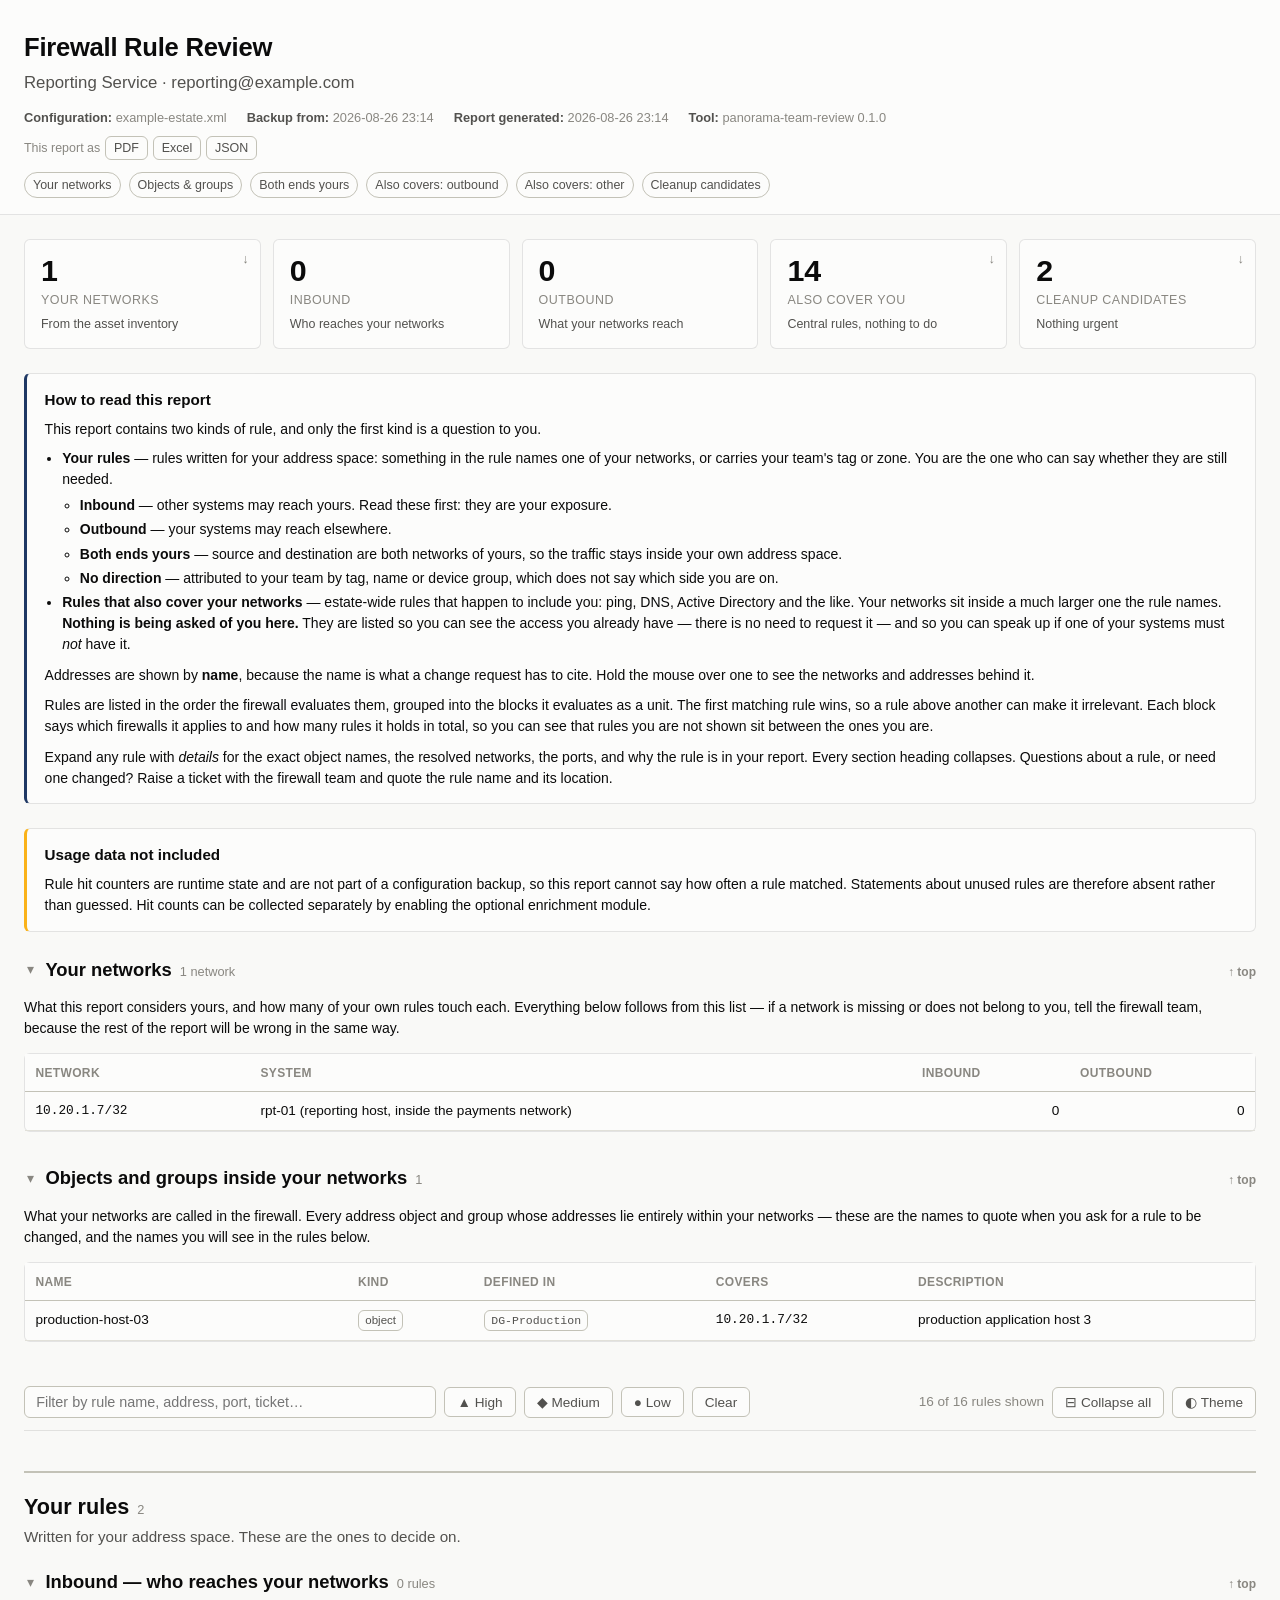
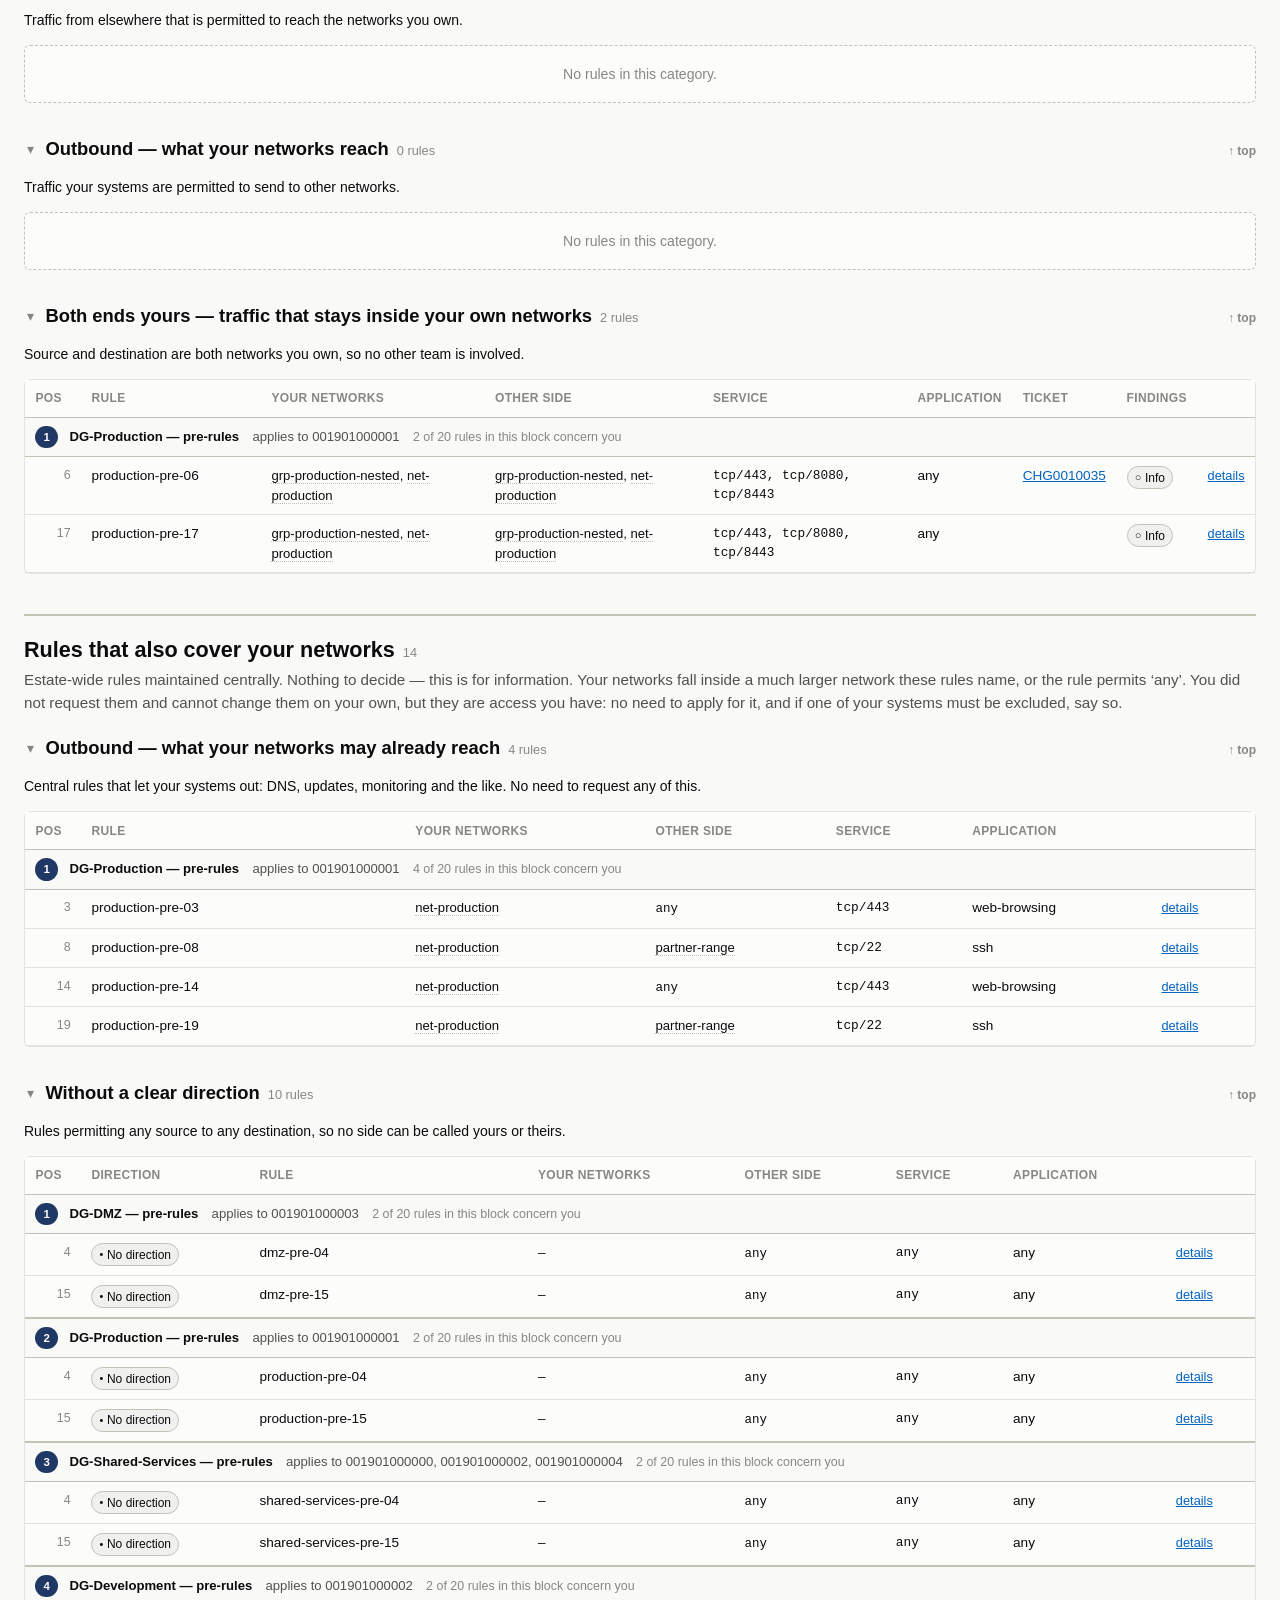
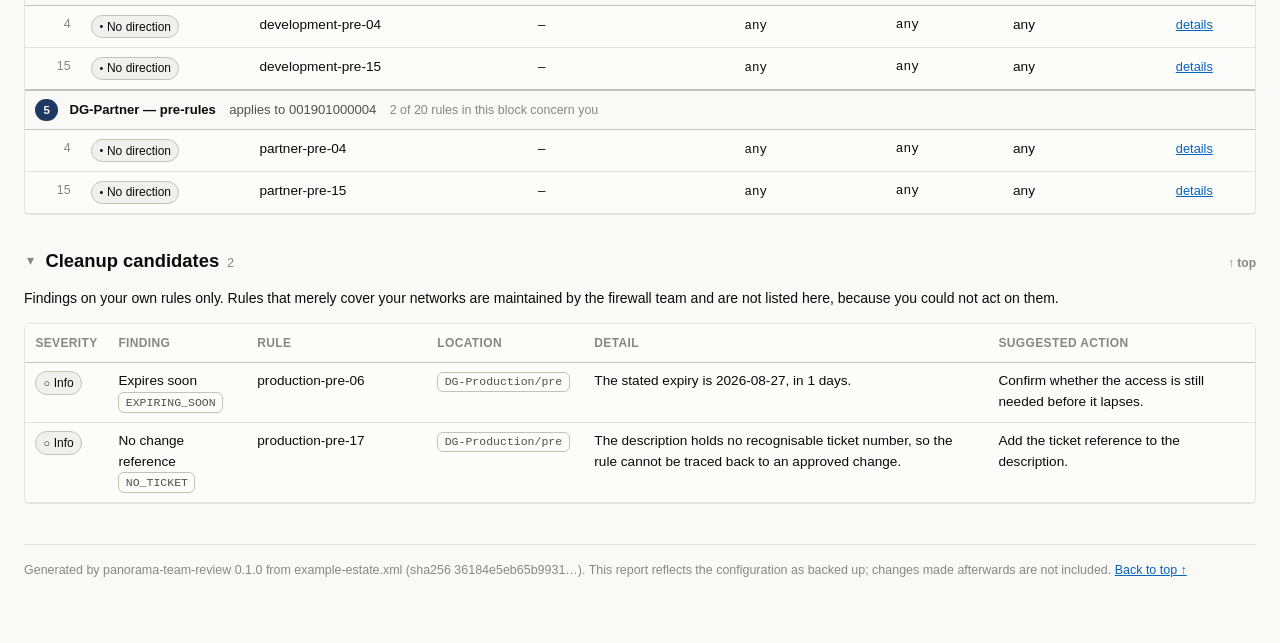
<file: example/reports/reporting_firewall-review.html>
<!doctype html>
<html lang="en">
<head>
<meta charset="utf-8">
<meta name="viewport" content="width=device-width, initial-scale=1">
<title>Firewall Rule Review — Reporting Service</title>
<style>/* Report styling.
 *
 * Colour is used for status only, never as the sole carrier of meaning: every
 * severity and direction badge pairs its colour with an icon and a word, so the
 * report stays readable in greyscale print, in forced-colours mode, and for
 * readers with colour vision deficiency.
 *
 * Status steps and ink tokens follow a validated palette; both light and dark
 * are stepped deliberately rather than flipped.
 */

:root {
  --surface: #fcfcfb;
  --plane: #f9f9f7;
  --ink: #0b0b0b;
  --ink-secondary: #52514e;
  --ink-muted: #898781;
  --grid: #e1e0d9;
  --baseline: #c3c2b7;
  --border: rgba(11, 11, 11, 0.10);

  --status-critical: #d03b3b;
  --status-serious: #ec835a;
  --status-warning: #fab219;
  --status-good: #0ca30c;

  --tint-critical: rgba(208, 59, 59, 0.10);
  --tint-serious: rgba(236, 131, 90, 0.12);
  --tint-warning: rgba(250, 178, 25, 0.14);
  --tint-neutral: rgba(137, 135, 129, 0.10);

  --accent: #1f3864;
  --link: #0563c1;

  --radius: 6px;
  --gap: 1rem;
}

/* Dark mode is a deliberate second set of steps, not an inversion of the first.
 *
 * The same complete set is applied twice: once for viewers whose system asks
 * for dark, and once for viewers who pressed the theme button. Both must carry
 * *every* token -- an earlier version listed only the surfaces here, which left
 * the light-surface status tints on a dark background where they were nearly
 * invisible.
 *
 * The :not([data-theme="light"]) guard is what lets the button override a dark
 * system preference; without it the toggle would only work in one direction. */
@media (prefers-color-scheme: dark) {
  :root:not([data-theme="light"]) {
    --surface: #1a1a19;
    --plane: #0d0d0d;
    --ink: #ffffff;
    --ink-secondary: #c3c2b7;
    --ink-muted: #898781;
    --grid: #2c2c2a;
    --baseline: #383835;
    --border: rgba(255, 255, 255, 0.10);
    --tint-critical: rgba(208, 59, 59, 0.22);
    --tint-serious: rgba(236, 131, 90, 0.20);
    --tint-warning: rgba(250, 178, 25, 0.18);
    --tint-neutral: rgba(195, 194, 183, 0.10);
    --accent: #93b4ea;
    --link: #7fb4f5;
  }
}

:root[data-theme="dark"] {
  --surface: #1a1a19;
  --plane: #0d0d0d;
  --ink: #ffffff;
  --ink-secondary: #c3c2b7;
  --ink-muted: #898781;
  --grid: #2c2c2a;
  --baseline: #383835;
  --border: rgba(255, 255, 255, 0.10);
  --tint-critical: rgba(208, 59, 59, 0.22);
  --tint-serious: rgba(236, 131, 90, 0.20);
  --tint-warning: rgba(250, 178, 25, 0.18);
  --tint-neutral: rgba(195, 194, 183, 0.10);
  --accent: #93b4ea;
  --link: #7fb4f5;
}

* { box-sizing: border-box; }

body {
  margin: 0;
  padding: 0 0 4rem;
  background: var(--plane);
  color: var(--ink);
  font-family: -apple-system, BlinkMacSystemFont, "Segoe UI", "Noto Sans", Helvetica, Arial, sans-serif;
  font-size: 14px;
  line-height: 1.5;
}

.wrap {
  max-width: 1500px;
  margin: 0 auto;
  padding: 0 1.5rem;
}

/* --- header ------------------------------------------------------------- */

/* The header stays at the top of the window. Once a three-hundred-row table
 * has scrolled the title away there is nothing left saying whose report this
 * is, which matters most when several are open side by side. It shrinks to one
 * line as soon as the page moves, so the cost is a few pixels rather than a
 * banner permanently occupying a fifth of the screen. */
header.report {
  position: sticky;
  top: 0;
  z-index: 30;
  background: var(--surface);
  border-bottom: 1px solid var(--border);
  padding: 1.75rem 0 1rem;
  margin-bottom: 1.5rem;
  transition: padding 0.15s ease;
}

header.report h1 {
  margin: 0 0 0.25rem;
  font-size: 1.6rem;
  letter-spacing: -0.01em;
  transition: font-size 0.15s ease;
}

header.report .subject {
  font-size: 1.05rem;
  color: var(--ink-secondary);
  margin-bottom: 0.75rem;
}

header.report.compact { padding: 0.5rem 0 0.4rem; }
header.report.compact h1 { font-size: 1rem; display: inline; margin-right: 0.6rem; }
header.report.compact .subject { display: inline; font-size: 0.9rem; margin-bottom: 0; }
header.report.compact .provenance { display: none; }
header.report.compact .siblings { display: none; }
header.report.compact nav.jump { margin-top: 0.35rem; }

.provenance {
  font-size: 0.8rem;
  color: var(--ink-muted);
  display: flex;
  flex-wrap: wrap;
  gap: 0.25rem 1.25rem;
}

.provenance b { font-weight: 600; color: var(--ink-secondary); }

/* --- the same document, in its other formats ----------------------------- */

/* One review is four files: a page, a PDF, a workbook, a JSON record. The links
 * between them are deliberately quiet -- small outlined pills under the title,
 * never a toolbar. Nobody opens a report in order to change its format; they do
 * it afterwards, to forward what they just read. */

.siblings {
  display: flex;
  flex-wrap: wrap;
  align-items: center;
  gap: 0.4rem 0.75rem;
  margin-top: 0.6rem;
}

.formats {
  display: inline-flex;
  flex-wrap: wrap;
  align-items: center;
  gap: 0.3rem;
}

.formats-label { font-size: 0.78rem; color: var(--ink-muted); }

a.format {
  font-size: 0.78rem;
  padding: 0.1rem 0.5rem;
  border: 1px solid var(--baseline);
  border-radius: var(--radius);
  text-decoration: none;
  color: var(--ink-secondary);
  white-space: nowrap;
}

a.format:hover { border-color: var(--link); color: var(--link); }

/* --- jump navigation ----------------------------------------------------- */

nav.jump {
  display: flex;
  flex-wrap: wrap;
  gap: 0.3rem 0.5rem;
  margin-top: 0.75rem;
}

nav.jump a {
  font-size: 0.78rem;
  padding: 0.15rem 0.5rem;
  border: 1px solid var(--baseline);
  border-radius: 999px;
  text-decoration: none;
  color: var(--ink-secondary);
  white-space: nowrap;
}

nav.jump a:hover { border-color: var(--accent); color: var(--accent); }

/* Anchors have to clear the sticky header, or a jump link lands with its
 * heading hidden behind it. */
section.block, h2.part { scroll-margin-top: calc(var(--header-h, 5rem) + 1rem); }

/* --- stat tiles --------------------------------------------------------- */

.tiles {
  display: grid;
  grid-template-columns: repeat(auto-fit, minmax(150px, 1fr));
  gap: 0.75rem;
  margin-bottom: 1.5rem;
}

.tile {
  background: var(--surface);
  border: 1px solid var(--border);
  border-radius: var(--radius);
  padding: 0.9rem 1rem;
  position: relative;
  display: block;
}

/* A tile that counts something links to the section holding it. */
a.tile { text-decoration: none; color: inherit; }
a.tile:hover { border-color: var(--accent); }
a.tile:hover .value { color: var(--accent); }

.tile-go {
  position: absolute;
  top: 0.6rem;
  right: 0.7rem;
  font-size: 0.8rem;
  color: var(--ink-muted);
}

a.tile:hover .tile-go { color: var(--accent); }

.tile .value {
  font-size: 1.9rem;
  font-weight: 600;
  line-height: 1.1;
  font-variant-numeric: tabular-nums;
}

.tile .label {
  font-size: 0.78rem;
  color: var(--ink-muted);
  text-transform: uppercase;
  letter-spacing: 0.04em;
  margin-top: 0.2rem;
}

.tile .hint { font-size: 0.78rem; color: var(--ink-secondary); margin-top: 0.35rem; }
.tile.critical { border-left: 3px solid var(--status-critical); }
.tile.serious  { border-left: 3px solid var(--status-serious); }

/* --- callouts ----------------------------------------------------------- */

.callout {
  background: var(--surface);
  border: 1px solid var(--border);
  border-left: 3px solid var(--accent);
  border-radius: var(--radius);
  padding: 0.9rem 1.1rem;
  margin-bottom: 1.5rem;
}

.callout h2 { margin: 0 0 0.5rem; font-size: 0.95rem; }
.callout ul { margin: 0.3rem 0 0; padding-left: 1.1rem; }
.callout li { margin-bottom: 0.2rem; }
.callout.warn { border-left-color: var(--status-warning); }

/* --- controls ----------------------------------------------------------- */

/* Deliberately not sticky. The row worth keeping on screen while reading a
 * three-hundred-row table is the one naming the columns, not the filter box --
 * a filter is set once and then left alone, and two stacked bars eat the space
 * the table header needs. */
.controls {
  z-index: 20;
  background: var(--plane);
  padding: 0.75rem 0;
  border-bottom: 1px solid var(--border);
  display: flex;
  flex-wrap: wrap;
  gap: 0.5rem;
  align-items: center;
  margin-bottom: 1rem;
}

.controls input[type="search"] {
  flex: 1 1 260px;
  min-width: 200px;
  padding: 0.45rem 0.7rem;
  border: 1px solid var(--baseline);
  border-radius: var(--radius);
  background: var(--surface);
  color: var(--ink);
  font-size: 0.9rem;
}

.controls button {
  padding: 0.4rem 0.75rem;
  border: 1px solid var(--baseline);
  border-radius: var(--radius);
  background: var(--surface);
  color: var(--ink-secondary);
  cursor: pointer;
  font-size: 0.85rem;
}

.controls button[aria-pressed="true"] {
  background: var(--accent);
  border-color: var(--accent);
  color: #fff;
}

.controls .spacer { flex: 1 1 auto; }
.controls .count { font-size: 0.85rem; color: var(--ink-muted); }

/* The address lookup answers into this. It is empty until something is typed:
 * an empty result table under an empty box reads as "no team owns anything". */
.lookup-results:empty { display: none; }
.lookup-results { margin-top: 0.75rem; }
.lookup-results .lede { margin: 0.25rem 0 0; }

/* --- parts -------------------------------------------------------------- */

/* The report is split into two parts that ask different things of the reader:
 * rules that are the team's to decide on, and rules that merely cover them.
 * The heading has to be unmistakably heavier than a section heading, or the
 * distinction reads as one more table among the others. */

h2.part {
  font-size: 1.35rem;
  margin: 2.5rem 0 0.15rem;
  padding-top: 1.1rem;
  border-top: 2px solid var(--baseline);
  display: flex;
  align-items: baseline;
  gap: 0.5rem;
}

p.part-lede {
  color: var(--ink-secondary);
  font-size: 0.95rem;
  margin: 0 0 1.25rem;
}

/* --- sections and tables ------------------------------------------------ */

section.block { margin-bottom: 2rem; }

section.block > h2 {
  font-size: 1.15rem;
  margin: 0 0 0.15rem;
  display: flex;
  align-items: baseline;
  gap: 0.5rem;
}

/* --- collapsible sections ------------------------------------------------ */

h2.section-head {
  display: flex;
  align-items: baseline;
  gap: 0.5rem;
  font-size: 1.15rem;
  margin: 0 0 0.15rem;
}

button.collapse {
  background: none;
  border: none;
  color: var(--ink-muted);
  cursor: pointer;
  padding: 0 0.2rem;
  font-size: 0.9rem;
  line-height: 1;
  align-self: center;
}

button.collapse:hover { color: var(--ink); }
.chevron { display: inline-block; transition: transform 0.15s ease; }
h2.section-head.collapsed .chevron { transform: rotate(-90deg); }

.section-title { flex: 0 1 auto; }

a.to-top {
  margin-left: auto;
  font-size: 0.75rem;
  color: var(--ink-muted);
  text-decoration: none;
  white-space: nowrap;
}

a.to-top:hover { color: var(--accent); }

section.block > .lede {
  color: var(--ink-secondary);
  font-size: 0.88rem;
  margin: 0 0 0.75rem;
}

.count-badge {
  font-size: 0.8rem;
  font-weight: 500;
  color: var(--ink-muted);
  font-variant-numeric: tabular-nums;
}

/* No overflow, and that is the whole point.
 *
 * `overflow-x: auto` forces `overflow-y` to `auto` as well, which makes this
 * element a scroll container -- and a sticky table header sticks to its nearest
 * scroll container, not to the window. Since this box has no height limit it
 * never scrolls vertically, so the header row had nothing to stick to and
 * scrolled away with the rest of the table. Leaving the page as the scrollport
 * is what makes the column names stay put.
 *
 * A rule table compresses to about 995px before its cells stop wrapping.
 * Narrower than that the page itself scrolls sideways, which is the deliberate
 * choice: an earlier version handed the overflow back to this element below
 * 1080px, and every reader in a half-width window or at 175% zoom lost the
 * column names without being told why. Keeping them is worth a horizontal
 * scrollbar on a window too narrow for the table anyway. */
.table-scroll {
  background: var(--surface);
  border: 1px solid var(--border);
  border-radius: var(--radius);
}

/* The asset and object lists sit above the rules, where they answer "is this
 * report even about the right networks?" -- but an inventory generated from a
 * network plan runs to hundreds of entries, and at full height it becomes a
 * wall the reader has to scroll past before reaching a single rule. Capping it
 * keeps the whole list available and the page navigable. This one *is* its own
 * scrollport, so its header sticks to the top of the box instead. */
.table-scroll.capped { max-height: 26rem; overflow-y: auto; }

/* Wide content must not push the page sideways *above* the width at which the
 * table stops fitting, so the wrapper is allowed to shrink with it. */
.wrap { min-width: 0; }

table {
  width: 100%;
  border-collapse: collapse;
  font-size: 0.85rem;
}

/* The column names follow the reader down the table. --header-h is the height
 * of the sticky page header, measured by the page itself; without the offset
 * the header row would slide underneath it. It defaults to zero so that a page
 * with no sticky header of its own -- the cross-team overview -- pins the
 * column names to the top of the window rather than to thin air. */
thead th {
  position: sticky;
  top: var(--header-h, 0px);
  z-index: 5;
  background: var(--surface);
  text-align: left;
  font-weight: 600;
  font-size: 0.75rem;
  text-transform: uppercase;
  letter-spacing: 0.03em;
  color: var(--ink-muted);
  padding: 0.6rem 0.65rem;
  border-bottom: 1px solid var(--baseline);
  /* The line and the lift both matter. `border-collapse: collapse` hands the
   * bottom border to whichever cell wins the collapse, so a scrolled-under row
   * can take it and leave the header welded to the first line of data -- which
   * is exactly how it looked. The first shadow redraws the rule unconditionally;
   * the second casts the header over the rows passing beneath it, so it reads
   * as a bar floating above the table instead of a row inside it. */
  box-shadow: 0 1px 0 var(--baseline), 0 6px 8px -6px rgba(0, 0, 0, 0.25);
  white-space: nowrap;
}

/* Inside a box that scrolls on its own -- the capped lists, and every table
 * once the viewport is too narrow for the columns -- the header sticks to that
 * box, so the page-header offset would push it down over the first rows. */
.table-scroll.capped thead th { top: 0; }

tbody td {
  padding: 0.55rem 0.65rem;
  border-bottom: 1px solid var(--grid);
  vertical-align: top;
}

tbody tr.rule-row:hover { background: var(--tint-neutral); }
tbody tr.disabled td { color: var(--ink-muted); font-style: italic; }
tbody tr.detail-row > td { background: var(--plane); padding: 0.9rem 1rem; }

/* --- policy blocks ------------------------------------------------------ */

/* Rules are grouped into the blocks the firewall evaluates as a unit, in the
 * order it evaluates them. The heading row carries the block's position, the
 * firewalls it reaches, and how many rules it holds in total -- the last one
 * being what tells a reader that rules they are not shown sit between the
 * ones they are. */

tbody tr.scope-row > td {
  background: var(--plane);
  border-top: 2px solid var(--baseline);
  border-bottom: 1px solid var(--baseline);
  padding: 0.5rem 0.65rem;
  font-size: 0.82rem;
}

tbody tr.scope-row:first-child > td { border-top: none; }

.scope-step {
  display: inline-block;
  min-width: 1.4rem;
  height: 1.4rem;
  line-height: 1.4rem;
  text-align: center;
  border-radius: 999px;
  background: var(--accent);
  color: var(--surface);
  font-size: 0.72rem;
  font-weight: 600;
  margin-right: 0.5rem;
  font-variant-numeric: tabular-nums;
}

.scope-title { font-weight: 600; margin-right: 0.6rem; }
.scope-reach { color: var(--ink-secondary); margin-right: 0.6rem; }
.scope-count { color: var(--ink-muted); font-size: 0.78rem; }

td.pos {
  color: var(--ink-muted);
  font-size: 0.78rem;
  width: 3.5rem;
}

.why {
  margin-top: 0.6rem;
  padding-top: 0.5rem;
  border-top: 1px solid var(--grid);
  font-size: 0.8rem;
  color: var(--ink-secondary);
}

td.addr, td.svc {
  font-family: ui-monospace, SFMono-Regular, "SF Mono", Menlo, Consolas, monospace;
  font-size: 0.8rem;
  max-width: 340px;
  word-break: break-word;
}

/* --- object names, addresses behind them --------------------------------- */

/* A cell of resolved addresses is unreadable to everyone outside the network
 * team and is not what a change request cites. The object name leads; the
 * addresses live in the tooltip. The dotted underline is what says a tooltip
 * is there -- without it nobody hovers. */
td.objs {
  max-width: 320px;
  word-break: break-word;
  font-size: 0.82rem;
}

.named {
  border-bottom: 1px dotted var(--baseline);
  cursor: help;
}

.named:hover { border-bottom-color: var(--accent); color: var(--accent); }

.literal {
  font-family: ui-monospace, SFMono-Regular, "SF Mono", Menlo, Consolas, monospace;
  font-size: 0.78rem;
}

.more { color: var(--ink-muted); font-size: 0.78rem; }

td.name { font-weight: 500; min-width: 180px; }
td.num { text-align: right; font-variant-numeric: tabular-nums; white-space: nowrap; }

.toggle {
  background: none;
  border: none;
  color: var(--link);
  cursor: pointer;
  padding: 0;
  font-size: 0.8rem;
  text-decoration: underline;
}

/* --- badges: colour is always paired with an icon and a word ------------- */

.badge {
  display: inline-flex;
  align-items: center;
  gap: 0.3em;
  padding: 0.1rem 0.45rem;
  border-radius: 999px;
  font-size: 0.75rem;
  font-weight: 500;
  white-space: nowrap;
  border: 1px solid transparent;
}

.badge .icon { font-size: 0.9em; line-height: 1; }

.sev-high     { background: var(--tint-critical); border-color: var(--status-critical); }
.sev-medium   { background: var(--tint-serious);  border-color: var(--status-serious); }
.sev-low      { background: var(--tint-warning);  border-color: var(--status-warning); }
.sev-info     { background: var(--tint-neutral);  border-color: var(--baseline); }

/* A rule that blocks traffic must not read like one that permits it. This is
 * the one badge that is loud on purpose. */
.action-block {
  background: var(--tint-critical);
  border-color: var(--status-critical);
  font-weight: 600;
  text-transform: uppercase;
  letter-spacing: 0.02em;
}

.dir-inbound  { background: var(--tint-neutral); border-color: var(--baseline); }
.dir-outbound { background: var(--tint-neutral); border-color: var(--baseline); }
.dir-internal { background: var(--tint-neutral); border-color: var(--baseline); }
.dir-related  { background: var(--tint-neutral); border-color: var(--baseline); }

.pill {
  display: inline-block;
  padding: 0.05rem 0.4rem;
  border: 1px solid var(--baseline);
  border-radius: var(--radius);
  font-size: 0.72rem;
  color: var(--ink-secondary);
  margin-right: 0.25rem;
  white-space: nowrap;
}

.pill.mono { font-family: ui-monospace, Menlo, Consolas, monospace; }

a { color: var(--link); }
a.ticket { font-weight: 500; white-space: nowrap; }

/* --- detail panel ------------------------------------------------------- */

.detail-grid {
  display: grid;
  grid-template-columns: repeat(auto-fit, minmax(260px, 1fr));
  gap: 0.9rem 1.5rem;
}

.detail-grid dt {
  font-size: 0.72rem;
  text-transform: uppercase;
  letter-spacing: 0.03em;
  color: var(--ink-muted);
  margin-bottom: 0.15rem;
}

.detail-grid dd {
  margin: 0 0 0.6rem;
  font-size: 0.85rem;
  word-break: break-word;
}

.detail-grid dd.mono {
  font-family: ui-monospace, Menlo, Consolas, monospace;
  font-size: 0.8rem;
}

/* A rule description is a change log, one entry per line. Collapsing the line
 * breaks makes the ticket from one entry read as though it belonged to the
 * date of the next. */
.detail-grid dd.pre { white-space: pre-wrap; }

.finding-item {
  border-left: 3px solid var(--baseline);
  padding: 0.35rem 0 0.35rem 0.7rem;
  margin-bottom: 0.5rem;
}

.finding-item.high   { border-left-color: var(--status-critical); }
.finding-item.medium { border-left-color: var(--status-serious); }
.finding-item.low    { border-left-color: var(--status-warning); }

.finding-item .rec { color: var(--ink-secondary); font-size: 0.82rem; }

.empty {
  padding: 1.1rem;
  text-align: center;
  color: var(--ink-muted);
  background: var(--surface);
  border: 1px dashed var(--baseline);
  border-radius: var(--radius);
  font-size: 0.88rem;
}

footer.report {
  margin-top: 2.5rem;
  padding-top: 1rem;
  border-top: 1px solid var(--border);
  font-size: 0.78rem;
  color: var(--ink-muted);
}

.hidden { display: none !important; }

@media print {
  .controls, .toggle { display: none !important; }
  body { background: #fff; color: #000; font-size: 10pt; }
  .table-scroll { overflow: visible; border: none; }
  tbody tr { page-break-inside: avoid; }
  section.block { page-break-before: auto; }
}

/* Sub-headings inside a section, for a check that reports two distinct kinds
 * of finding under one roof. */
h3.gap-head {
  display: flex;
  align-items: baseline;
  gap: 0.5rem;
  font-size: 0.98rem;
  margin: 1.4rem 0 0.15rem;
}
</style>
</head>
<body>
<a id="top"></a>


<header class="report" id="page-header">
  <div class="wrap">
    <h1>Firewall Rule Review</h1>
    <div class="subject">Reporting Service · reporting@example.com</div>
    <div class="provenance">
      <span><b>Configuration:</b> example-estate.xml</span>
<span><b>Backup from:</b> 2026-08-26 23:14</span>      <span><b>Report generated:</b> 2026-08-26 23:14</span>
      <span><b>Tool:</b> panorama-team-review 0.1.0</span>
    </div>

    <div class="siblings"><span class="formats"><span class="formats-label">This report as</span><a class="format" href="reporting_firewall-review.pdf">PDF</a><a class="format" href="reporting_firewall-review.xlsx">Excel</a><a class="format" href="reporting_firewall-review.json.gz">JSON</a></span>
</div>

    <nav class="jump" aria-label="Sections of this report">
<a href="#s-networks">Your networks</a><a href="#s-objects">Objects &amp; groups</a><a href="#s-own-internal">Both ends yours</a><a href="#s-covered-outbound">Also covers: outbound</a><a href="#s-covered-other">Also covers: other</a><a href="#s-findings">Cleanup candidates</a>    </nav>
  </div>
</header>

<div class="wrap">

  <div class="tiles">
    <a class="tile " href="#s-networks">
  <div class="value">1</div>
  <div class="label">Your networks</div>
<div class="hint">From the asset inventory</div>  <span class="tile-go" aria-hidden="true">↓</span>
</a>

    <div class="tile ">
  <div class="value">0</div>
  <div class="label">Inbound</div>
<div class="hint">Who reaches your networks</div></div>

    <div class="tile ">
  <div class="value">0</div>
  <div class="label">Outbound</div>
<div class="hint">What your networks reach</div></div>

    <a class="tile " href="#s-covered-outbound">
  <div class="value">14</div>
  <div class="label">Also cover you</div>
<div class="hint">Central rules, nothing to do</div>  <span class="tile-go" aria-hidden="true">↓</span>
</a>

    <a class="tile " href="#s-findings">
  <div class="value">2</div>
  <div class="label">Cleanup candidates</div>
<div class="hint">Nothing urgent</div>  <span class="tile-go" aria-hidden="true">↓</span>
</a>

  </div>

  <div class="callout">
    <h2>How to read this report</h2>
    <p style="margin:0 0 0.5rem">
      This report contains two kinds of rule, and only the first kind is a question to you.
    </p>
    <ul>
      <li>
        <strong>Your rules</strong> — rules written for your address space: something in the rule
        names one of your networks, or carries your team's tag or zone. You are the one who can
        say whether they are still needed.
        <ul>
          <li><strong>Inbound</strong> — other systems may reach yours. Read these first: they are your exposure.</li>
          <li><strong>Outbound</strong> — your systems may reach elsewhere.</li>
          <li><strong>Both ends yours</strong> — source and destination are both networks of yours, so the traffic stays inside your own address space.</li>
          <li><strong>No direction</strong> — attributed to your team by tag, name or device group, which does not say which side you are on.</li>
        </ul>
      </li>
      <li>
        <strong>Rules that also cover your networks</strong> — estate-wide rules that happen to
        include you: ping, DNS, Active Directory and the like. Your networks sit inside a much
        larger one the rule names. <strong>Nothing is being asked of you here.</strong> They are
        listed so you can see the access you already have — there is no need to request it — and
        so you can speak up if one of your systems must <em>not</em> have it.
      </li>
    </ul>
    <p style="margin:0.6rem 0 0">
      Addresses are shown by <strong>name</strong>, because the name is what a change request has
      to cite. Hold the mouse over one to see the networks and addresses behind it.
    </p>
    <p style="margin:0.6rem 0 0">
      Rules are listed in the order the firewall evaluates them, grouped into the blocks it
      evaluates as a unit. The first matching rule wins, so a rule above another can make it
      irrelevant. Each block says which firewalls it applies to and how many rules it holds in
      total, so you can see that rules you are not shown sit between the ones you are.
    </p>
    <p style="margin:0.6rem 0 0">
      Expand any rule with <em>details</em> for the exact object names, the resolved networks,
      the ports, and why the rule is in your report. Every section heading collapses.
Questions about a rule, or need one changed? Raise a ticket with the firewall team and quote the rule name and its location.    </p>
  </div>

  <div class="callout warn">
    <h2>Usage data not included</h2>
    <p style="margin:0">
      Rule hit counters are runtime state and are not part of a configuration backup, so this
      report cannot say how often a rule matched. Statements about unused rules are therefore
      absent rather than guessed. Hit counts can be collected separately by enabling the
      optional enrichment module.
    </p>
  </div>

  <section class="block" id="s-networks">
    <h2 class="section-head">
  <button class="collapse" data-collapse="networks" aria-expanded="true"
          aria-controls="s-networks" title="Collapse or expand this section">
    <span class="chevron" aria-hidden="true">▾</span>
  </button>
  <span class="section-title">Your networks</span>
<span class="count-badge">1 network</span>  <a class="to-top" href="#top" title="Back to the top of the report">↑ top</a>
</h2>

    <div class="collapsible" data-body="networks">
      <p class="lede">
        What this report considers yours, and how many of your own rules touch each. Everything
        below follows from this list — if a network is missing or does not belong to you, tell the
        firewall team, because the rest of the report will be wrong in the same way.
      </p>
      <div class="table-scroll">
        <table>
          <thead><tr><th>Network</th><th>System</th><th class="num">Inbound</th><th class="num">Outbound</th></tr></thead>
          <tbody>
            <tr>
              <td class="addr">10.20.1.7/32</td>
              <td>rpt-01 (reporting host, inside the payments network)</td>
              <td class="num">0</td>
              <td class="num">0</td>
            </tr>
          </tbody>
        </table>
      </div>
    </div>
  </section>

  <section class="block" id="s-objects">
    <h2 class="section-head">
  <button class="collapse" data-collapse="objects" aria-expanded="true"
          aria-controls="s-objects" title="Collapse or expand this section">
    <span class="chevron" aria-hidden="true">▾</span>
  </button>
  <span class="section-title">Objects and groups inside your networks</span>
<span class="count-badge">1</span>  <a class="to-top" href="#top" title="Back to the top of the report">↑ top</a>
</h2>

    <div class="collapsible" data-body="objects">
      <p class="lede">
        What your networks are called in the firewall. Every address object and group whose
        addresses lie entirely within your networks — these are the names to quote when you ask
        for a rule to be changed, and the names you will see in the rules below.
      </p>
      <div class="table-scroll">
        <table>
          <thead><tr><th>Name</th><th>Kind</th><th>Defined in</th><th>Covers</th><th>Description</th></tr></thead>
          <tbody>
            <tr>
              <td class="name mono">production-host-03</td>
              <td><span class="pill">object</span></td>
              <td><span class="pill mono">DG-Production</span></td>
              <td class="addr">10.20.1.7/32</td>
              <td>production application host 3              </td>
            </tr>
          </tbody>
        </table>
      </div>
    </div>
  </section>

  <div class="controls">
    <input type="search" id="filter" placeholder="Filter by rule name, address, port, ticket…" aria-label="Filter rules">
    <button data-severity="high" aria-pressed="false">▲ High</button>
    <button data-severity="medium" aria-pressed="false">◆ Medium</button>
    <button data-severity="low" aria-pressed="false">● Low</button>
    <button id="clear">Clear</button>
    <span class="spacer"></span>
    <span class="count" id="count"></span>
    <button id="collapse-all">⊟ Collapse all</button>
    <button id="theme" title="Switch between light and dark">◐ Theme</button>
  </div>

  <h2 class="part">Your rules <span class="count-badge">2</span></h2>
  <p class="part-lede">
    Written for your address space. These are the ones to decide on.
  </p>


  <section class="block" data-section="own-inbound" id="s-own-inbound">
  <h2 class="section-head">
  <button class="collapse" data-collapse="own-inbound" aria-expanded="true"
          aria-controls="s-own-inbound" title="Collapse or expand this section">
    <span class="chevron" aria-hidden="true">▾</span>
  </button>
  <span class="section-title">Inbound — who reaches your networks</span>
<span class="count-badge">0 rules</span>  <a class="to-top" href="#top" title="Back to the top of the report">↑ top</a>
</h2>

  <div class="collapsible" data-body="own-inbound">
  <p class="lede">Traffic from elsewhere that is permitted to reach the networks you own.</p>
  <div class="empty">No rules in this category.</div>
  </div>
</section>


  <section class="block" data-section="own-outbound" id="s-own-outbound">
  <h2 class="section-head">
  <button class="collapse" data-collapse="own-outbound" aria-expanded="true"
          aria-controls="s-own-outbound" title="Collapse or expand this section">
    <span class="chevron" aria-hidden="true">▾</span>
  </button>
  <span class="section-title">Outbound — what your networks reach</span>
<span class="count-badge">0 rules</span>  <a class="to-top" href="#top" title="Back to the top of the report">↑ top</a>
</h2>

  <div class="collapsible" data-body="own-outbound">
  <p class="lede">Traffic your systems are permitted to send to other networks.</p>
  <div class="empty">No rules in this category.</div>
  </div>
</section>


  <section class="block" data-section="own-internal" id="s-own-internal">
  <h2 class="section-head">
  <button class="collapse" data-collapse="own-internal" aria-expanded="true"
          aria-controls="s-own-internal" title="Collapse or expand this section">
    <span class="chevron" aria-hidden="true">▾</span>
  </button>
  <span class="section-title">Both ends yours — traffic that stays inside your own networks</span>
<span class="count-badge">2 rules</span>  <a class="to-top" href="#top" title="Back to the top of the report">↑ top</a>
</h2>

  <div class="collapsible" data-body="own-internal">
  <p class="lede">Source and destination are both networks you own, so no other team is involved.</p>
  <div class="table-scroll">
    <table>
      <thead>
        <tr>
          <th class="num" title="Position of the rule inside its block">Pos</th>
          <th>Rule</th>
<th>Your networks</th><th>Other side</th>          <th>Service</th><th>Application</th>
<th>Ticket</th><th>Findings</th>          <th></th>
        </tr>
      </thead>
      <tbody>
        <tr class="scope-row" data-scope-header="DG-Production/pre">
          <td colspan="9">
            <span class="scope-step">1</span>
            <span class="scope-title">DG-Production — pre-rules</span>
            <span class="scope-reach">applies to 001901000001</span>
            <span class="scope-count">2 of 20 rules in this block concern you</span>
          </td>
        </tr>
<tr class="rule-row"
    data-index="0"
    data-severity="info"
    data-scope="DG-Production/pre"
    data-direction="internal"
    data-search="production-pre-06 chg0010035 project access, requested by c. placeholder, expires 27.08.2026 dg-production/pre  any untrust dmz grp-production-nested net-production 10.20.1.5/32 10.20.1.6/32 10.20.1.7/32 10.20.0.0/16 tcp/443 tcp/8080 tcp/8443 10.20.1.5/32 10.20.1.6/32 10.20.1.7/32 10.20.0.0/16 10.20.1.7/32 chg0010035 expires soon expiring_soon">
  <td class="num pos" title="Position within DG-Production/pre">6</td>
  <td class="name">
    production-pre-06  </td>  <td class="objs"><span class="named" title="Covers your 10.20.1.7/32
Resolves to 10.20.1.5/32, 10.20.1.6/32, 10.20.1.7/32">grp-production-nested</span>, <span class="named" title="Covers your 10.20.1.7/32
Resolves to 10.20.0.0/16">net-production</span></td><td class="objs"><span class="named" title="3 entries
10.20.1.5/32
10.20.1.6/32
10.20.1.7/32">grp-production-nested</span>, <span class="named" title="1 entry
10.20.0.0/16">net-production</span>  </td>
  <td class="svc">tcp/443, tcp/8080, tcp/8443</td>
  <td>any</td>
<td><a class="ticket" href="https://example.service-now.com/nav_to.do?uri=task.do?sysparm_query=number=CHG0010035" rel="noopener">CHG0010035</a></td>  <td><span class="badge sev-info"><span class="icon" aria-hidden="true">○</span>Info</span>   </td>
  <td><button class="toggle" data-toggle="0" aria-expanded="false">details</button></td>
</tr>
<tr class="detail-row hidden" data-detail="0" data-scope="DG-Production/pre">
  <td colspan="9"><dl class="detail-grid">
  <div>
    <dt>Source objects</dt>
    <dd class="mono"><strong>grp-production-nested</strong></dd>
    <dt>Source resolves to</dt>
    <dd class="mono"><strong>10.20.1.7/32</strong>, 10.20.1.5/32, 10.20.1.6/32</dd>
  </div>
  <div>
    <dt>Destination objects</dt>
    <dd class="mono">net-production</dd>
    <dt>Destination resolves to</dt>
    <dd class="mono">10.20.0.0/16</dd>
  </div>
  <div>
    <dt>Zones</dt>
    <dd class="mono">untrust &rarr; dmz</dd>
    <dt>Service / ports</dt>
    <dd class="mono">tcp/443, tcp/8080, tcp/8443</dd>
    <dt>Applications</dt>
    <dd class="mono">any</dd>
  </div>
  <div>
    <dt>Action</dt>
    <dd>allow</dd>
    <dt>Logging</dt>
    <dd>enabled</dd>
    <dt>Where it sits</dt>
    <dd>DG-Production/pre, position 6</dd>
  </div>
</dl>

<dl class="detail-grid"><div style="grid-column: 1 / -1">
  <dt>Description as configured</dt><dd class="pre">CHG0010035 project access, requested by C. Placeholder, expires 27.08.2026</dd>
</div></dl>

<dl class="detail-grid">
<div><dt>Requested by</dt><dd>C. Placeholder</dd></div>  <div>
    <dt>Expires</dt>
    <dd>2026-08-27 <span class="pill">from “27.08.2026”</span>    </dd>
  </div>
</dl>


<div style="margin-top:0.6rem">
  <div class="finding-item info">
    <span class="badge sev-info"><span class="icon" aria-hidden="true">○</span>Info</span> <strong>Expires soon</strong>
    <span class="pill mono">EXPIRING_SOON</span>
    <div>The stated expiry is 2026-08-27, in 1 days.</div>
<div class="rec">Suggested action: Confirm whether the access is still needed before it lapses.</div>  </div>
</div>

<div class="why">
  <strong>Why this rule is in your report:</strong> the rule names your network 10.20.1.7/32 (rpt-01 (reporting host, inside the payments network)).</div>
</td>
</tr>
<tr class="rule-row"
    data-index="1"
    data-severity="info"
    data-scope="DG-Production/pre"
    data-direction="internal"
    data-search="production-pre-17 jira-2016 application access, created 2025-06-15 dg-production/pre owner:platform any trust untrust grp-production-nested net-production 10.20.1.5/32 10.20.1.6/32 10.20.1.7/32 10.20.0.0/16 tcp/443 tcp/8080 tcp/8443 10.20.1.5/32 10.20.1.6/32 10.20.1.7/32 10.20.0.0/16 10.20.1.7/32  no change reference no_ticket">
  <td class="num pos" title="Position within DG-Production/pre">17</td>
  <td class="name">
    production-pre-17  </td>  <td class="objs"><span class="named" title="Covers your 10.20.1.7/32
Resolves to 10.20.1.5/32, 10.20.1.6/32, 10.20.1.7/32">grp-production-nested</span>, <span class="named" title="Covers your 10.20.1.7/32
Resolves to 10.20.0.0/16">net-production</span></td><td class="objs"><span class="named" title="3 entries
10.20.1.5/32
10.20.1.6/32
10.20.1.7/32">grp-production-nested</span>, <span class="named" title="1 entry
10.20.0.0/16">net-production</span>  </td>
  <td class="svc">tcp/443, tcp/8080, tcp/8443</td>
  <td>any</td>
<td></td>  <td><span class="badge sev-info"><span class="icon" aria-hidden="true">○</span>Info</span>   </td>
  <td><button class="toggle" data-toggle="1" aria-expanded="false">details</button></td>
</tr>
<tr class="detail-row hidden" data-detail="1" data-scope="DG-Production/pre">
  <td colspan="9"><dl class="detail-grid">
  <div>
    <dt>Source objects</dt>
    <dd class="mono"><strong>grp-production-nested</strong></dd>
    <dt>Source resolves to</dt>
    <dd class="mono"><strong>10.20.1.7/32</strong>, 10.20.1.5/32, 10.20.1.6/32</dd>
  </div>
  <div>
    <dt>Destination objects</dt>
    <dd class="mono">net-production</dd>
    <dt>Destination resolves to</dt>
    <dd class="mono">10.20.0.0/16</dd>
  </div>
  <div>
    <dt>Zones</dt>
    <dd class="mono">trust &rarr; untrust</dd>
    <dt>Service / ports</dt>
    <dd class="mono">tcp/443, tcp/8080, tcp/8443</dd>
    <dt>Applications</dt>
    <dd class="mono">any</dd>
  </div>
  <div>
    <dt>Action</dt>
    <dd>allow</dd>
    <dt>Logging</dt>
    <dd>enabled</dd>
    <dt>Where it sits</dt>
    <dd>DG-Production/pre, position 17</dd>
<dt>Tags</dt><dd><span class="pill">owner:platform</span></dd>  </div>
</dl>

<dl class="detail-grid"><div style="grid-column: 1 / -1">
  <dt>Description as configured</dt><dd class="pre">JIRA-2016 application access, created 2025-06-15</dd>
</div></dl>

<dl class="detail-grid">
  <div>
    <dt>Created</dt>
    <dd>2025-06-15    </dd>
  </div>
</dl>


<div style="margin-top:0.6rem">
  <div class="finding-item info">
    <span class="badge sev-info"><span class="icon" aria-hidden="true">○</span>Info</span> <strong>No change reference</strong>
    <span class="pill mono">NO_TICKET</span>
    <div>The description holds no recognisable ticket number, so the rule cannot be traced back to an approved change.</div>
<div class="rec">Suggested action: Add the ticket reference to the description.</div>  </div>
</div>

<div class="why">
  <strong>Why this rule is in your report:</strong> the rule names your network 10.20.1.7/32 (rpt-01 (reporting host, inside the payments network)).</div>
</td>
</tr>
      </tbody>
    </table>
  </div>
  </div>
</section>



  <h2 class="part">Rules that also cover your networks <span class="count-badge">14</span></h2>
  <p class="part-lede">
    Estate-wide rules maintained centrally. Nothing to decide — this is for information. Your
    networks fall inside a much larger network these rules name, or the rule permits ‘any’. You
    did not request them and cannot change them on your own, but they are access you have: no
    need to apply for it, and if one of your systems must be excluded, say so.
  </p>


  <section class="block" data-section="covered-outbound" id="s-covered-outbound">
  <h2 class="section-head">
  <button class="collapse" data-collapse="covered-outbound" aria-expanded="true"
          aria-controls="s-covered-outbound" title="Collapse or expand this section">
    <span class="chevron" aria-hidden="true">▾</span>
  </button>
  <span class="section-title">Outbound — what your networks may already reach</span>
<span class="count-badge">4 rules</span>  <a class="to-top" href="#top" title="Back to the top of the report">↑ top</a>
</h2>

  <div class="collapsible" data-body="covered-outbound">
  <p class="lede">Central rules that let your systems out: DNS, updates, monitoring and the like. No need to
      request any of this.</p>
  <div class="table-scroll">
    <table>
      <thead>
        <tr>
          <th class="num" title="Position of the rule inside its block">Pos</th>
          <th>Rule</th>
<th>Your networks</th><th>Other side</th>          <th>Service</th><th>Application</th>
          <th></th>
        </tr>
      </thead>
      <tbody>
        <tr class="scope-row" data-scope-header="DG-Production/pre">
          <td colspan="7">
            <span class="scope-step">1</span>
            <span class="scope-title">DG-Production — pre-rules</span>
            <span class="scope-reach">applies to 001901000001</span>
            <span class="scope-count">4 of 20 rules in this block concern you</span>
          </td>
        </tr>
<tr class="rule-row"
    data-index="2"
    data-severity="none"
    data-scope="DG-Production/pre"
    data-direction="outbound"
    data-search="production-pre-03 chg0010014 standard access, requested by c. placeholder, created 14.12.2025 dg-production/pre  web-browsing dmz internal net-production  10.20.0.0/16  tcp/443 any 10.20.1.7/32 chg0010014  ">
  <td class="num pos" title="Position within DG-Production/pre">3</td>
  <td class="name">
    production-pre-03  </td>  <td class="objs"><span class="named" title="Covers your 10.20.1.7/32
Resolves to 10.20.0.0/16">net-production</span></td><td class="objs"><span class="literal">any</span>  </td>
  <td class="svc">tcp/443</td>
  <td>web-browsing</td>
  <td><button class="toggle" data-toggle="2" aria-expanded="false">details</button></td>
</tr>
<tr class="detail-row hidden" data-detail="2" data-scope="DG-Production/pre">
  <td colspan="7"><dl class="detail-grid">
  <div>
    <dt>Source objects</dt>
    <dd class="mono"><strong>net-production</strong></dd>
    <dt>Source resolves to</dt>
    <dd class="mono"><strong>10.20.0.0/16</strong></dd>
  </div>
  <div>
    <dt>Destination objects</dt>
    <dd class="mono">any</dd>
    <dt>Destination resolves to</dt>
    <dd class="mono">any</dd>
  </div>
  <div>
    <dt>Zones</dt>
    <dd class="mono">dmz &rarr; internal</dd>
    <dt>Service / ports</dt>
    <dd class="mono">tcp/443</dd>
    <dt>Applications</dt>
    <dd class="mono">web-browsing</dd>
  </div>
  <div>
    <dt>Action</dt>
    <dd>allow</dd>
    <dt>Logging</dt>
    <dd>enabled</dd>
    <dt>Where it sits</dt>
    <dd>DG-Production/pre, position 3</dd>
<dt>Ticket</dt><dd><a class="ticket" href="https://example.service-now.com/nav_to.do?uri=task.do?sysparm_query=number=CHG0010014" rel="noopener">CHG0010014</a></dd>  </div>
</dl>

<dl class="detail-grid"><div style="grid-column: 1 / -1">
  <dt>Description as configured</dt><dd class="pre">CHG0010014 standard access, requested by C. Placeholder, created 14.12.2025</dd>
</div></dl>

<dl class="detail-grid">
<div><dt>Requested by</dt><dd>C. Placeholder</dd></div>  <div>
    <dt>Created</dt>
    <dd>2025-12-14 <span class="pill">from “14.12.2025”</span>    </dd>
  </div>
</dl>



<div class="why">
  <strong>Why this rule is in your report:</strong> your network 10.20.1.7/32 lies inside 10.20.0.0/16, which is what the rule names.</div>
</td>
</tr>
<tr class="rule-row"
    data-index="3"
    data-severity="none"
    data-scope="DG-Production/pre"
    data-direction="outbound"
    data-search="production-pre-08 chg0010049 temporary partner access, requested by b. sample, valid until 13.06.2026 dg-production/pre owner:platform temporary ssh internal trust net-production partner-range 10.20.0.0/16 198.51.100.10/31 198.51.100.12/30 198.51.100.16/30 198.51.100.20/32 tcp/22 198.51.100.10/31 198.51.100.12/30 198.51.100.16/30 198.51.100.20/32 10.20.1.7/32 chg0010049  ">
  <td class="num pos" title="Position within DG-Production/pre">8</td>
  <td class="name">
    production-pre-08  </td>  <td class="objs"><span class="named" title="Covers your 10.20.1.7/32
Resolves to 10.20.0.0/16">net-production</span></td><td class="objs"><span class="named" title="4 entries
198.51.100.10/31
198.51.100.12/30
198.51.100.16/30
198.51.100.20/32">partner-range</span>  </td>
  <td class="svc">tcp/22</td>
  <td>ssh</td>
  <td><button class="toggle" data-toggle="3" aria-expanded="false">details</button></td>
</tr>
<tr class="detail-row hidden" data-detail="3" data-scope="DG-Production/pre">
  <td colspan="7"><dl class="detail-grid">
  <div>
    <dt>Source objects</dt>
    <dd class="mono"><strong>net-production</strong></dd>
    <dt>Source resolves to</dt>
    <dd class="mono"><strong>10.20.0.0/16</strong></dd>
  </div>
  <div>
    <dt>Destination objects</dt>
    <dd class="mono">partner-range</dd>
    <dt>Destination resolves to</dt>
    <dd class="mono">198.51.100.10/31, 198.51.100.12/30, 198.51.100.16/30, 198.51.100.20/32</dd>
  </div>
  <div>
    <dt>Zones</dt>
    <dd class="mono">internal &rarr; trust</dd>
    <dt>Service / ports</dt>
    <dd class="mono">tcp/22</dd>
    <dt>Applications</dt>
    <dd class="mono">ssh</dd>
  </div>
  <div>
    <dt>Action</dt>
    <dd>allow</dd>
    <dt>Logging</dt>
    <dd>enabled</dd>
    <dt>Where it sits</dt>
    <dd>DG-Production/pre, position 8</dd>
<dt>Ticket</dt><dd><a class="ticket" href="https://example.service-now.com/nav_to.do?uri=task.do?sysparm_query=number=CHG0010049" rel="noopener">CHG0010049</a></dd><dt>Tags</dt><dd><span class="pill">owner:platform</span><span class="pill">temporary</span></dd>  </div>
</dl>

<dl class="detail-grid"><div style="grid-column: 1 / -1">
  <dt>Description as configured</dt><dd class="pre">CHG0010049 temporary partner access, requested by B. Sample, valid until 13.06.2026</dd>
</div></dl>

<dl class="detail-grid">
<div><dt>Requested by</dt><dd>B. Sample</dd></div>  <div>
    <dt>Expires</dt>
    <dd>2026-06-13 <span class="pill">from “13.06.2026”</span>    </dd>
  </div>
</dl>



<div class="why">
  <strong>Why this rule is in your report:</strong> your network 10.20.1.7/32 lies inside 10.20.0.0/16, which is what the rule names.</div>
</td>
</tr>
<tr class="rule-row"
    data-index="4"
    data-severity="none"
    data-scope="DG-Production/pre"
    data-direction="outbound"
    data-search="production-pre-14 chg0010091 standard access, requested by b. sample, created 24.07.2025 dg-production/pre owner:platform web-browsing untrust dmz net-production  10.20.0.0/16  tcp/443 any 10.20.1.7/32 chg0010091  ">
  <td class="num pos" title="Position within DG-Production/pre">14</td>
  <td class="name">
    production-pre-14  </td>  <td class="objs"><span class="named" title="Covers your 10.20.1.7/32
Resolves to 10.20.0.0/16">net-production</span></td><td class="objs"><span class="literal">any</span>  </td>
  <td class="svc">tcp/443</td>
  <td>web-browsing</td>
  <td><button class="toggle" data-toggle="4" aria-expanded="false">details</button></td>
</tr>
<tr class="detail-row hidden" data-detail="4" data-scope="DG-Production/pre">
  <td colspan="7"><dl class="detail-grid">
  <div>
    <dt>Source objects</dt>
    <dd class="mono"><strong>net-production</strong></dd>
    <dt>Source resolves to</dt>
    <dd class="mono"><strong>10.20.0.0/16</strong></dd>
  </div>
  <div>
    <dt>Destination objects</dt>
    <dd class="mono">any</dd>
    <dt>Destination resolves to</dt>
    <dd class="mono">any</dd>
  </div>
  <div>
    <dt>Zones</dt>
    <dd class="mono">untrust &rarr; dmz</dd>
    <dt>Service / ports</dt>
    <dd class="mono">tcp/443</dd>
    <dt>Applications</dt>
    <dd class="mono">web-browsing</dd>
  </div>
  <div>
    <dt>Action</dt>
    <dd>allow</dd>
    <dt>Logging</dt>
    <dd>enabled</dd>
    <dt>Where it sits</dt>
    <dd>DG-Production/pre, position 14</dd>
<dt>Ticket</dt><dd><a class="ticket" href="https://example.service-now.com/nav_to.do?uri=task.do?sysparm_query=number=CHG0010091" rel="noopener">CHG0010091</a></dd><dt>Tags</dt><dd><span class="pill">owner:platform</span></dd>  </div>
</dl>

<dl class="detail-grid"><div style="grid-column: 1 / -1">
  <dt>Description as configured</dt><dd class="pre">CHG0010091 standard access, requested by B. Sample, created 24.07.2025</dd>
</div></dl>

<dl class="detail-grid">
<div><dt>Requested by</dt><dd>B. Sample</dd></div>  <div>
    <dt>Created</dt>
    <dd>2025-07-24 <span class="pill">from “24.07.2025”</span>    </dd>
  </div>
</dl>



<div class="why">
  <strong>Why this rule is in your report:</strong> your network 10.20.1.7/32 lies inside 10.20.0.0/16, which is what the rule names.</div>
</td>
</tr>
<tr class="rule-row"
    data-index="5"
    data-severity="none"
    data-scope="DG-Production/pre"
    data-direction="outbound"
    data-search="production-pre-19 chg0010126 temporary partner access, requested by a. example, valid until 13.06.2026 dg-production/pre owner:payments temporary ssh dmz internal net-production partner-range 10.20.0.0/16 198.51.100.10/31 198.51.100.12/30 198.51.100.16/30 198.51.100.20/32 tcp/22 198.51.100.10/31 198.51.100.12/30 198.51.100.16/30 198.51.100.20/32 10.20.1.7/32 chg0010126  ">
  <td class="num pos" title="Position within DG-Production/pre">19</td>
  <td class="name">
    production-pre-19  </td>  <td class="objs"><span class="named" title="Covers your 10.20.1.7/32
Resolves to 10.20.0.0/16">net-production</span></td><td class="objs"><span class="named" title="4 entries
198.51.100.10/31
198.51.100.12/30
198.51.100.16/30
198.51.100.20/32">partner-range</span>  </td>
  <td class="svc">tcp/22</td>
  <td>ssh</td>
  <td><button class="toggle" data-toggle="5" aria-expanded="false">details</button></td>
</tr>
<tr class="detail-row hidden" data-detail="5" data-scope="DG-Production/pre">
  <td colspan="7"><dl class="detail-grid">
  <div>
    <dt>Source objects</dt>
    <dd class="mono"><strong>net-production</strong></dd>
    <dt>Source resolves to</dt>
    <dd class="mono"><strong>10.20.0.0/16</strong></dd>
  </div>
  <div>
    <dt>Destination objects</dt>
    <dd class="mono">partner-range</dd>
    <dt>Destination resolves to</dt>
    <dd class="mono">198.51.100.10/31, 198.51.100.12/30, 198.51.100.16/30, 198.51.100.20/32</dd>
  </div>
  <div>
    <dt>Zones</dt>
    <dd class="mono">dmz &rarr; internal</dd>
    <dt>Service / ports</dt>
    <dd class="mono">tcp/22</dd>
    <dt>Applications</dt>
    <dd class="mono">ssh</dd>
  </div>
  <div>
    <dt>Action</dt>
    <dd>allow</dd>
    <dt>Logging</dt>
    <dd>enabled</dd>
    <dt>Where it sits</dt>
    <dd>DG-Production/pre, position 19</dd>
<dt>Ticket</dt><dd><a class="ticket" href="https://example.service-now.com/nav_to.do?uri=task.do?sysparm_query=number=CHG0010126" rel="noopener">CHG0010126</a></dd><dt>Tags</dt><dd><span class="pill">owner:payments</span><span class="pill">temporary</span></dd>  </div>
</dl>

<dl class="detail-grid"><div style="grid-column: 1 / -1">
  <dt>Description as configured</dt><dd class="pre">CHG0010126 temporary partner access, requested by A. Example, valid until 13.06.2026</dd>
</div></dl>

<dl class="detail-grid">
<div><dt>Requested by</dt><dd>A. Example</dd></div>  <div>
    <dt>Expires</dt>
    <dd>2026-06-13 <span class="pill">from “13.06.2026”</span>    </dd>
  </div>
</dl>



<div class="why">
  <strong>Why this rule is in your report:</strong> your network 10.20.1.7/32 lies inside 10.20.0.0/16, which is what the rule names.</div>
</td>
</tr>
      </tbody>
    </table>
  </div>
  </div>
</section>


  <section class="block" data-section="covered-other" id="s-covered-other">
  <h2 class="section-head">
  <button class="collapse" data-collapse="covered-other" aria-expanded="true"
          aria-controls="s-covered-other" title="Collapse or expand this section">
    <span class="chevron" aria-hidden="true">▾</span>
  </button>
  <span class="section-title">Without a clear direction</span>
<span class="count-badge">10 rules</span>  <a class="to-top" href="#top" title="Back to the top of the report">↑ top</a>
</h2>

  <div class="collapsible" data-body="covered-other">
  <p class="lede">Rules permitting any source to any destination, so no side can be called yours or theirs.</p>
  <div class="table-scroll">
    <table>
      <thead>
        <tr>
          <th class="num" title="Position of the rule inside its block">Pos</th>
<th>Direction</th>          <th>Rule</th>
<th>Your networks</th><th>Other side</th>          <th>Service</th><th>Application</th>
          <th></th>
        </tr>
      </thead>
      <tbody>
        <tr class="scope-row" data-scope-header="DG-DMZ/pre">
          <td colspan="8">
            <span class="scope-step">1</span>
            <span class="scope-title">DG-DMZ — pre-rules</span>
            <span class="scope-reach">applies to 001901000003</span>
            <span class="scope-count">2 of 20 rules in this block concern you</span>
          </td>
        </tr>
<tr class="rule-row"
    data-index="6"
    data-severity="none"
    data-scope="DG-DMZ/pre"
    data-direction="related"
    data-search="dmz-pre-04 chg0010021 broad rule pending replacement, created 01.12.2025 dg-dmz/pre owner:payments any internal trust      any  chg0010021  ">
  <td class="num pos" title="Position within DG-DMZ/pre">4</td>
<td><span class="badge dir-related"><span class="icon" aria-hidden="true">•</span>No direction</span></td>  <td class="name">
    dmz-pre-04  </td>  <td class="objs"><span class="literal">—</span></td><td class="objs"><span class="literal">any</span>  </td>
  <td class="svc">any</td>
  <td>any</td>
  <td><button class="toggle" data-toggle="6" aria-expanded="false">details</button></td>
</tr>
<tr class="detail-row hidden" data-detail="6" data-scope="DG-DMZ/pre">
  <td colspan="8"><dl class="detail-grid">
  <div>
    <dt>Source objects</dt>
    <dd class="mono">any</dd>
    <dt>Source resolves to</dt>
    <dd class="mono">any</dd>
  </div>
  <div>
    <dt>Destination objects</dt>
    <dd class="mono">any</dd>
    <dt>Destination resolves to</dt>
    <dd class="mono">any</dd>
  </div>
  <div>
    <dt>Zones</dt>
    <dd class="mono">internal &rarr; trust</dd>
    <dt>Service / ports</dt>
    <dd class="mono">any</dd>
    <dt>Applications</dt>
    <dd class="mono">any</dd>
  </div>
  <div>
    <dt>Action</dt>
    <dd>allow</dd>
    <dt>Logging</dt>
    <dd><strong>not logged</strong></dd>
    <dt>Where it sits</dt>
    <dd>DG-DMZ/pre, position 4</dd>
<dt>Ticket</dt><dd><a class="ticket" href="https://example.service-now.com/nav_to.do?uri=task.do?sysparm_query=number=CHG0010021" rel="noopener">CHG0010021</a></dd><dt>Tags</dt><dd><span class="pill">owner:payments</span></dd>  </div>
</dl>

<dl class="detail-grid"><div style="grid-column: 1 / -1">
  <dt>Description as configured</dt><dd class="pre">CHG0010021 broad rule pending replacement, created 01.12.2025</dd>
</div></dl>

<dl class="detail-grid">
  <div>
    <dt>Created</dt>
    <dd>2025-12-01 <span class="pill">from “01.12.2025”</span>    </dd>
  </div>
</dl>



<div class="why">
  <strong>Why this rule is in your report:</strong> the rule permits any source to any destination, so it covers this team&#39;s networks along with every other.</div>
</td>
</tr>
<tr class="rule-row"
    data-index="7"
    data-severity="none"
    data-scope="DG-DMZ/pre"
    data-direction="related"
    data-search="dmz-pre-15 chg0010098 broad rule pending replacement, created 11.07.2025 dg-dmz/pre  any dmz internal      any  chg0010098  ">
  <td class="num pos" title="Position within DG-DMZ/pre">15</td>
<td><span class="badge dir-related"><span class="icon" aria-hidden="true">•</span>No direction</span></td>  <td class="name">
    dmz-pre-15  </td>  <td class="objs"><span class="literal">—</span></td><td class="objs"><span class="literal">any</span>  </td>
  <td class="svc">any</td>
  <td>any</td>
  <td><button class="toggle" data-toggle="7" aria-expanded="false">details</button></td>
</tr>
<tr class="detail-row hidden" data-detail="7" data-scope="DG-DMZ/pre">
  <td colspan="8"><dl class="detail-grid">
  <div>
    <dt>Source objects</dt>
    <dd class="mono">any</dd>
    <dt>Source resolves to</dt>
    <dd class="mono">any</dd>
  </div>
  <div>
    <dt>Destination objects</dt>
    <dd class="mono">any</dd>
    <dt>Destination resolves to</dt>
    <dd class="mono">any</dd>
  </div>
  <div>
    <dt>Zones</dt>
    <dd class="mono">dmz &rarr; internal</dd>
    <dt>Service / ports</dt>
    <dd class="mono">any</dd>
    <dt>Applications</dt>
    <dd class="mono">any</dd>
  </div>
  <div>
    <dt>Action</dt>
    <dd>allow</dd>
    <dt>Logging</dt>
    <dd><strong>not logged</strong></dd>
    <dt>Where it sits</dt>
    <dd>DG-DMZ/pre, position 15</dd>
<dt>Ticket</dt><dd><a class="ticket" href="https://example.service-now.com/nav_to.do?uri=task.do?sysparm_query=number=CHG0010098" rel="noopener">CHG0010098</a></dd>  </div>
</dl>

<dl class="detail-grid"><div style="grid-column: 1 / -1">
  <dt>Description as configured</dt><dd class="pre">CHG0010098 broad rule pending replacement, created 11.07.2025</dd>
</div></dl>

<dl class="detail-grid">
  <div>
    <dt>Created</dt>
    <dd>2025-07-11 <span class="pill">from “11.07.2025”</span>    </dd>
  </div>
</dl>



<div class="why">
  <strong>Why this rule is in your report:</strong> the rule permits any source to any destination, so it covers this team&#39;s networks along with every other.</div>
</td>
</tr>
        <tr class="scope-row" data-scope-header="DG-Production/pre">
          <td colspan="8">
            <span class="scope-step">2</span>
            <span class="scope-title">DG-Production — pre-rules</span>
            <span class="scope-reach">applies to 001901000001</span>
            <span class="scope-count">2 of 20 rules in this block concern you</span>
          </td>
        </tr>
<tr class="rule-row"
    data-index="8"
    data-severity="none"
    data-scope="DG-Production/pre"
    data-direction="related"
    data-search="production-pre-04 chg0010021 broad rule pending replacement, created 01.12.2025 dg-production/pre owner:payments any internal trust      any  chg0010021  ">
  <td class="num pos" title="Position within DG-Production/pre">4</td>
<td><span class="badge dir-related"><span class="icon" aria-hidden="true">•</span>No direction</span></td>  <td class="name">
    production-pre-04  </td>  <td class="objs"><span class="literal">—</span></td><td class="objs"><span class="literal">any</span>  </td>
  <td class="svc">any</td>
  <td>any</td>
  <td><button class="toggle" data-toggle="8" aria-expanded="false">details</button></td>
</tr>
<tr class="detail-row hidden" data-detail="8" data-scope="DG-Production/pre">
  <td colspan="8"><dl class="detail-grid">
  <div>
    <dt>Source objects</dt>
    <dd class="mono">any</dd>
    <dt>Source resolves to</dt>
    <dd class="mono">any</dd>
  </div>
  <div>
    <dt>Destination objects</dt>
    <dd class="mono">any</dd>
    <dt>Destination resolves to</dt>
    <dd class="mono">any</dd>
  </div>
  <div>
    <dt>Zones</dt>
    <dd class="mono">internal &rarr; trust</dd>
    <dt>Service / ports</dt>
    <dd class="mono">any</dd>
    <dt>Applications</dt>
    <dd class="mono">any</dd>
  </div>
  <div>
    <dt>Action</dt>
    <dd>allow</dd>
    <dt>Logging</dt>
    <dd><strong>not logged</strong></dd>
    <dt>Where it sits</dt>
    <dd>DG-Production/pre, position 4</dd>
<dt>Ticket</dt><dd><a class="ticket" href="https://example.service-now.com/nav_to.do?uri=task.do?sysparm_query=number=CHG0010021" rel="noopener">CHG0010021</a></dd><dt>Tags</dt><dd><span class="pill">owner:payments</span></dd>  </div>
</dl>

<dl class="detail-grid"><div style="grid-column: 1 / -1">
  <dt>Description as configured</dt><dd class="pre">CHG0010021 broad rule pending replacement, created 01.12.2025</dd>
</div></dl>

<dl class="detail-grid">
  <div>
    <dt>Created</dt>
    <dd>2025-12-01 <span class="pill">from “01.12.2025”</span>    </dd>
  </div>
</dl>



<div class="why">
  <strong>Why this rule is in your report:</strong> the rule permits any source to any destination, so it covers this team&#39;s networks along with every other.</div>
</td>
</tr>
<tr class="rule-row"
    data-index="9"
    data-severity="none"
    data-scope="DG-Production/pre"
    data-direction="related"
    data-search="production-pre-15 chg0010098 broad rule pending replacement, created 11.07.2025 dg-production/pre  any dmz internal      any  chg0010098  ">
  <td class="num pos" title="Position within DG-Production/pre">15</td>
<td><span class="badge dir-related"><span class="icon" aria-hidden="true">•</span>No direction</span></td>  <td class="name">
    production-pre-15  </td>  <td class="objs"><span class="literal">—</span></td><td class="objs"><span class="literal">any</span>  </td>
  <td class="svc">any</td>
  <td>any</td>
  <td><button class="toggle" data-toggle="9" aria-expanded="false">details</button></td>
</tr>
<tr class="detail-row hidden" data-detail="9" data-scope="DG-Production/pre">
  <td colspan="8"><dl class="detail-grid">
  <div>
    <dt>Source objects</dt>
    <dd class="mono">any</dd>
    <dt>Source resolves to</dt>
    <dd class="mono">any</dd>
  </div>
  <div>
    <dt>Destination objects</dt>
    <dd class="mono">any</dd>
    <dt>Destination resolves to</dt>
    <dd class="mono">any</dd>
  </div>
  <div>
    <dt>Zones</dt>
    <dd class="mono">dmz &rarr; internal</dd>
    <dt>Service / ports</dt>
    <dd class="mono">any</dd>
    <dt>Applications</dt>
    <dd class="mono">any</dd>
  </div>
  <div>
    <dt>Action</dt>
    <dd>allow</dd>
    <dt>Logging</dt>
    <dd><strong>not logged</strong></dd>
    <dt>Where it sits</dt>
    <dd>DG-Production/pre, position 15</dd>
<dt>Ticket</dt><dd><a class="ticket" href="https://example.service-now.com/nav_to.do?uri=task.do?sysparm_query=number=CHG0010098" rel="noopener">CHG0010098</a></dd>  </div>
</dl>

<dl class="detail-grid"><div style="grid-column: 1 / -1">
  <dt>Description as configured</dt><dd class="pre">CHG0010098 broad rule pending replacement, created 11.07.2025</dd>
</div></dl>

<dl class="detail-grid">
  <div>
    <dt>Created</dt>
    <dd>2025-07-11 <span class="pill">from “11.07.2025”</span>    </dd>
  </div>
</dl>



<div class="why">
  <strong>Why this rule is in your report:</strong> the rule permits any source to any destination, so it covers this team&#39;s networks along with every other.</div>
</td>
</tr>
        <tr class="scope-row" data-scope-header="DG-Shared-Services/pre">
          <td colspan="8">
            <span class="scope-step">3</span>
            <span class="scope-title">DG-Shared-Services — pre-rules</span>
            <span class="scope-reach">applies to 001901000000, 001901000002, 001901000004</span>
            <span class="scope-count">2 of 20 rules in this block concern you</span>
          </td>
        </tr>
<tr class="rule-row"
    data-index="10"
    data-severity="none"
    data-scope="DG-Shared-Services/pre"
    data-direction="related"
    data-search="shared-services-pre-04 chg0010021 broad rule pending replacement, created 01.12.2025 dg-shared-services/pre owner:payments any internal trust      any  chg0010021  ">
  <td class="num pos" title="Position within DG-Shared-Services/pre">4</td>
<td><span class="badge dir-related"><span class="icon" aria-hidden="true">•</span>No direction</span></td>  <td class="name">
    shared-services-pre-04  </td>  <td class="objs"><span class="literal">—</span></td><td class="objs"><span class="literal">any</span>  </td>
  <td class="svc">any</td>
  <td>any</td>
  <td><button class="toggle" data-toggle="10" aria-expanded="false">details</button></td>
</tr>
<tr class="detail-row hidden" data-detail="10" data-scope="DG-Shared-Services/pre">
  <td colspan="8"><dl class="detail-grid">
  <div>
    <dt>Source objects</dt>
    <dd class="mono">any</dd>
    <dt>Source resolves to</dt>
    <dd class="mono">any</dd>
  </div>
  <div>
    <dt>Destination objects</dt>
    <dd class="mono">any</dd>
    <dt>Destination resolves to</dt>
    <dd class="mono">any</dd>
  </div>
  <div>
    <dt>Zones</dt>
    <dd class="mono">internal &rarr; trust</dd>
    <dt>Service / ports</dt>
    <dd class="mono">any</dd>
    <dt>Applications</dt>
    <dd class="mono">any</dd>
  </div>
  <div>
    <dt>Action</dt>
    <dd>allow</dd>
    <dt>Logging</dt>
    <dd><strong>not logged</strong></dd>
    <dt>Where it sits</dt>
    <dd>DG-Shared-Services/pre, position 4</dd>
<dt>Ticket</dt><dd><a class="ticket" href="https://example.service-now.com/nav_to.do?uri=task.do?sysparm_query=number=CHG0010021" rel="noopener">CHG0010021</a></dd><dt>Tags</dt><dd><span class="pill">owner:payments</span></dd>  </div>
</dl>

<dl class="detail-grid"><div style="grid-column: 1 / -1">
  <dt>Description as configured</dt><dd class="pre">CHG0010021 broad rule pending replacement, created 01.12.2025</dd>
</div></dl>

<dl class="detail-grid">
  <div>
    <dt>Created</dt>
    <dd>2025-12-01 <span class="pill">from “01.12.2025”</span>    </dd>
  </div>
</dl>



<div class="why">
  <strong>Why this rule is in your report:</strong> the rule permits any source to any destination, so it covers this team&#39;s networks along with every other.</div>
</td>
</tr>
<tr class="rule-row"
    data-index="11"
    data-severity="none"
    data-scope="DG-Shared-Services/pre"
    data-direction="related"
    data-search="shared-services-pre-15 chg0010098 broad rule pending replacement, created 11.07.2025 dg-shared-services/pre  any dmz internal      any  chg0010098  ">
  <td class="num pos" title="Position within DG-Shared-Services/pre">15</td>
<td><span class="badge dir-related"><span class="icon" aria-hidden="true">•</span>No direction</span></td>  <td class="name">
    shared-services-pre-15  </td>  <td class="objs"><span class="literal">—</span></td><td class="objs"><span class="literal">any</span>  </td>
  <td class="svc">any</td>
  <td>any</td>
  <td><button class="toggle" data-toggle="11" aria-expanded="false">details</button></td>
</tr>
<tr class="detail-row hidden" data-detail="11" data-scope="DG-Shared-Services/pre">
  <td colspan="8"><dl class="detail-grid">
  <div>
    <dt>Source objects</dt>
    <dd class="mono">any</dd>
    <dt>Source resolves to</dt>
    <dd class="mono">any</dd>
  </div>
  <div>
    <dt>Destination objects</dt>
    <dd class="mono">any</dd>
    <dt>Destination resolves to</dt>
    <dd class="mono">any</dd>
  </div>
  <div>
    <dt>Zones</dt>
    <dd class="mono">dmz &rarr; internal</dd>
    <dt>Service / ports</dt>
    <dd class="mono">any</dd>
    <dt>Applications</dt>
    <dd class="mono">any</dd>
  </div>
  <div>
    <dt>Action</dt>
    <dd>allow</dd>
    <dt>Logging</dt>
    <dd><strong>not logged</strong></dd>
    <dt>Where it sits</dt>
    <dd>DG-Shared-Services/pre, position 15</dd>
<dt>Ticket</dt><dd><a class="ticket" href="https://example.service-now.com/nav_to.do?uri=task.do?sysparm_query=number=CHG0010098" rel="noopener">CHG0010098</a></dd>  </div>
</dl>

<dl class="detail-grid"><div style="grid-column: 1 / -1">
  <dt>Description as configured</dt><dd class="pre">CHG0010098 broad rule pending replacement, created 11.07.2025</dd>
</div></dl>

<dl class="detail-grid">
  <div>
    <dt>Created</dt>
    <dd>2025-07-11 <span class="pill">from “11.07.2025”</span>    </dd>
  </div>
</dl>



<div class="why">
  <strong>Why this rule is in your report:</strong> the rule permits any source to any destination, so it covers this team&#39;s networks along with every other.</div>
</td>
</tr>
        <tr class="scope-row" data-scope-header="DG-Development/pre">
          <td colspan="8">
            <span class="scope-step">4</span>
            <span class="scope-title">DG-Development — pre-rules</span>
            <span class="scope-reach">applies to 001901000002</span>
            <span class="scope-count">2 of 20 rules in this block concern you</span>
          </td>
        </tr>
<tr class="rule-row"
    data-index="12"
    data-severity="none"
    data-scope="DG-Development/pre"
    data-direction="related"
    data-search="development-pre-04 chg0010021 broad rule pending replacement, created 01.12.2025 dg-development/pre owner:payments any internal trust      any  chg0010021  ">
  <td class="num pos" title="Position within DG-Development/pre">4</td>
<td><span class="badge dir-related"><span class="icon" aria-hidden="true">•</span>No direction</span></td>  <td class="name">
    development-pre-04  </td>  <td class="objs"><span class="literal">—</span></td><td class="objs"><span class="literal">any</span>  </td>
  <td class="svc">any</td>
  <td>any</td>
  <td><button class="toggle" data-toggle="12" aria-expanded="false">details</button></td>
</tr>
<tr class="detail-row hidden" data-detail="12" data-scope="DG-Development/pre">
  <td colspan="8"><dl class="detail-grid">
  <div>
    <dt>Source objects</dt>
    <dd class="mono">any</dd>
    <dt>Source resolves to</dt>
    <dd class="mono">any</dd>
  </div>
  <div>
    <dt>Destination objects</dt>
    <dd class="mono">any</dd>
    <dt>Destination resolves to</dt>
    <dd class="mono">any</dd>
  </div>
  <div>
    <dt>Zones</dt>
    <dd class="mono">internal &rarr; trust</dd>
    <dt>Service / ports</dt>
    <dd class="mono">any</dd>
    <dt>Applications</dt>
    <dd class="mono">any</dd>
  </div>
  <div>
    <dt>Action</dt>
    <dd>allow</dd>
    <dt>Logging</dt>
    <dd><strong>not logged</strong></dd>
    <dt>Where it sits</dt>
    <dd>DG-Development/pre, position 4</dd>
<dt>Ticket</dt><dd><a class="ticket" href="https://example.service-now.com/nav_to.do?uri=task.do?sysparm_query=number=CHG0010021" rel="noopener">CHG0010021</a></dd><dt>Tags</dt><dd><span class="pill">owner:payments</span></dd>  </div>
</dl>

<dl class="detail-grid"><div style="grid-column: 1 / -1">
  <dt>Description as configured</dt><dd class="pre">CHG0010021 broad rule pending replacement, created 01.12.2025</dd>
</div></dl>

<dl class="detail-grid">
  <div>
    <dt>Created</dt>
    <dd>2025-12-01 <span class="pill">from “01.12.2025”</span>    </dd>
  </div>
</dl>



<div class="why">
  <strong>Why this rule is in your report:</strong> the rule permits any source to any destination, so it covers this team&#39;s networks along with every other.</div>
</td>
</tr>
<tr class="rule-row"
    data-index="13"
    data-severity="none"
    data-scope="DG-Development/pre"
    data-direction="related"
    data-search="development-pre-15 chg0010098 broad rule pending replacement, created 11.07.2025 dg-development/pre  any dmz internal      any  chg0010098  ">
  <td class="num pos" title="Position within DG-Development/pre">15</td>
<td><span class="badge dir-related"><span class="icon" aria-hidden="true">•</span>No direction</span></td>  <td class="name">
    development-pre-15  </td>  <td class="objs"><span class="literal">—</span></td><td class="objs"><span class="literal">any</span>  </td>
  <td class="svc">any</td>
  <td>any</td>
  <td><button class="toggle" data-toggle="13" aria-expanded="false">details</button></td>
</tr>
<tr class="detail-row hidden" data-detail="13" data-scope="DG-Development/pre">
  <td colspan="8"><dl class="detail-grid">
  <div>
    <dt>Source objects</dt>
    <dd class="mono">any</dd>
    <dt>Source resolves to</dt>
    <dd class="mono">any</dd>
  </div>
  <div>
    <dt>Destination objects</dt>
    <dd class="mono">any</dd>
    <dt>Destination resolves to</dt>
    <dd class="mono">any</dd>
  </div>
  <div>
    <dt>Zones</dt>
    <dd class="mono">dmz &rarr; internal</dd>
    <dt>Service / ports</dt>
    <dd class="mono">any</dd>
    <dt>Applications</dt>
    <dd class="mono">any</dd>
  </div>
  <div>
    <dt>Action</dt>
    <dd>allow</dd>
    <dt>Logging</dt>
    <dd><strong>not logged</strong></dd>
    <dt>Where it sits</dt>
    <dd>DG-Development/pre, position 15</dd>
<dt>Ticket</dt><dd><a class="ticket" href="https://example.service-now.com/nav_to.do?uri=task.do?sysparm_query=number=CHG0010098" rel="noopener">CHG0010098</a></dd>  </div>
</dl>

<dl class="detail-grid"><div style="grid-column: 1 / -1">
  <dt>Description as configured</dt><dd class="pre">CHG0010098 broad rule pending replacement, created 11.07.2025</dd>
</div></dl>

<dl class="detail-grid">
  <div>
    <dt>Created</dt>
    <dd>2025-07-11 <span class="pill">from “11.07.2025”</span>    </dd>
  </div>
</dl>



<div class="why">
  <strong>Why this rule is in your report:</strong> the rule permits any source to any destination, so it covers this team&#39;s networks along with every other.</div>
</td>
</tr>
        <tr class="scope-row" data-scope-header="DG-Partner/pre">
          <td colspan="8">
            <span class="scope-step">5</span>
            <span class="scope-title">DG-Partner — pre-rules</span>
            <span class="scope-reach">applies to 001901000004</span>
            <span class="scope-count">2 of 20 rules in this block concern you</span>
          </td>
        </tr>
<tr class="rule-row"
    data-index="14"
    data-severity="none"
    data-scope="DG-Partner/pre"
    data-direction="related"
    data-search="partner-pre-04 chg0010021 broad rule pending replacement, created 01.12.2025 dg-partner/pre owner:payments any internal trust      any  chg0010021  ">
  <td class="num pos" title="Position within DG-Partner/pre">4</td>
<td><span class="badge dir-related"><span class="icon" aria-hidden="true">•</span>No direction</span></td>  <td class="name">
    partner-pre-04  </td>  <td class="objs"><span class="literal">—</span></td><td class="objs"><span class="literal">any</span>  </td>
  <td class="svc">any</td>
  <td>any</td>
  <td><button class="toggle" data-toggle="14" aria-expanded="false">details</button></td>
</tr>
<tr class="detail-row hidden" data-detail="14" data-scope="DG-Partner/pre">
  <td colspan="8"><dl class="detail-grid">
  <div>
    <dt>Source objects</dt>
    <dd class="mono">any</dd>
    <dt>Source resolves to</dt>
    <dd class="mono">any</dd>
  </div>
  <div>
    <dt>Destination objects</dt>
    <dd class="mono">any</dd>
    <dt>Destination resolves to</dt>
    <dd class="mono">any</dd>
  </div>
  <div>
    <dt>Zones</dt>
    <dd class="mono">internal &rarr; trust</dd>
    <dt>Service / ports</dt>
    <dd class="mono">any</dd>
    <dt>Applications</dt>
    <dd class="mono">any</dd>
  </div>
  <div>
    <dt>Action</dt>
    <dd>allow</dd>
    <dt>Logging</dt>
    <dd><strong>not logged</strong></dd>
    <dt>Where it sits</dt>
    <dd>DG-Partner/pre, position 4</dd>
<dt>Ticket</dt><dd><a class="ticket" href="https://example.service-now.com/nav_to.do?uri=task.do?sysparm_query=number=CHG0010021" rel="noopener">CHG0010021</a></dd><dt>Tags</dt><dd><span class="pill">owner:payments</span></dd>  </div>
</dl>

<dl class="detail-grid"><div style="grid-column: 1 / -1">
  <dt>Description as configured</dt><dd class="pre">CHG0010021 broad rule pending replacement, created 01.12.2025</dd>
</div></dl>

<dl class="detail-grid">
  <div>
    <dt>Created</dt>
    <dd>2025-12-01 <span class="pill">from “01.12.2025”</span>    </dd>
  </div>
</dl>



<div class="why">
  <strong>Why this rule is in your report:</strong> the rule permits any source to any destination, so it covers this team&#39;s networks along with every other.</div>
</td>
</tr>
<tr class="rule-row"
    data-index="15"
    data-severity="none"
    data-scope="DG-Partner/pre"
    data-direction="related"
    data-search="partner-pre-15 chg0010098 broad rule pending replacement, created 11.07.2025 dg-partner/pre  any dmz internal      any  chg0010098  ">
  <td class="num pos" title="Position within DG-Partner/pre">15</td>
<td><span class="badge dir-related"><span class="icon" aria-hidden="true">•</span>No direction</span></td>  <td class="name">
    partner-pre-15  </td>  <td class="objs"><span class="literal">—</span></td><td class="objs"><span class="literal">any</span>  </td>
  <td class="svc">any</td>
  <td>any</td>
  <td><button class="toggle" data-toggle="15" aria-expanded="false">details</button></td>
</tr>
<tr class="detail-row hidden" data-detail="15" data-scope="DG-Partner/pre">
  <td colspan="8"><dl class="detail-grid">
  <div>
    <dt>Source objects</dt>
    <dd class="mono">any</dd>
    <dt>Source resolves to</dt>
    <dd class="mono">any</dd>
  </div>
  <div>
    <dt>Destination objects</dt>
    <dd class="mono">any</dd>
    <dt>Destination resolves to</dt>
    <dd class="mono">any</dd>
  </div>
  <div>
    <dt>Zones</dt>
    <dd class="mono">dmz &rarr; internal</dd>
    <dt>Service / ports</dt>
    <dd class="mono">any</dd>
    <dt>Applications</dt>
    <dd class="mono">any</dd>
  </div>
  <div>
    <dt>Action</dt>
    <dd>allow</dd>
    <dt>Logging</dt>
    <dd><strong>not logged</strong></dd>
    <dt>Where it sits</dt>
    <dd>DG-Partner/pre, position 15</dd>
<dt>Ticket</dt><dd><a class="ticket" href="https://example.service-now.com/nav_to.do?uri=task.do?sysparm_query=number=CHG0010098" rel="noopener">CHG0010098</a></dd>  </div>
</dl>

<dl class="detail-grid"><div style="grid-column: 1 / -1">
  <dt>Description as configured</dt><dd class="pre">CHG0010098 broad rule pending replacement, created 11.07.2025</dd>
</div></dl>

<dl class="detail-grid">
  <div>
    <dt>Created</dt>
    <dd>2025-07-11 <span class="pill">from “11.07.2025”</span>    </dd>
  </div>
</dl>



<div class="why">
  <strong>Why this rule is in your report:</strong> the rule permits any source to any destination, so it covers this team&#39;s networks along with every other.</div>
</td>
</tr>
      </tbody>
    </table>
  </div>
  </div>
</section>


  <section class="block" id="s-findings">
    <h2 class="section-head">
  <button class="collapse" data-collapse="findings" aria-expanded="true"
          aria-controls="s-findings" title="Collapse or expand this section">
    <span class="chevron" aria-hidden="true">▾</span>
  </button>
  <span class="section-title">Cleanup candidates</span>
<span class="count-badge">2</span>  <a class="to-top" href="#top" title="Back to the top of the report">↑ top</a>
</h2>

    <div class="collapsible" data-body="findings">
      <p class="lede">
        Findings on your own rules only. Rules that merely cover your networks are maintained by
        the firewall team and are not listed here, because you could not act on them.
      </p>
      <div class="table-scroll">
        <table>
          <thead><tr><th>Severity</th><th>Finding</th><th>Rule</th><th>Location</th><th>Detail</th><th>Suggested action</th></tr></thead>
          <tbody>
            <tr>
              <td><span class="badge sev-info"><span class="icon" aria-hidden="true">○</span>Info</span></td>
              <td>Expires soon<br><span class="pill mono">EXPIRING_SOON</span></td>
              <td class="name">production-pre-06</td>
              <td><span class="pill mono">DG-Production/pre</span></td>
              <td>The stated expiry is 2026-08-27, in 1 days.</td>
              <td>Confirm whether the access is still needed before it lapses.</td>
            </tr>
            <tr>
              <td><span class="badge sev-info"><span class="icon" aria-hidden="true">○</span>Info</span></td>
              <td>No change reference<br><span class="pill mono">NO_TICKET</span></td>
              <td class="name">production-pre-17</td>
              <td><span class="pill mono">DG-Production/pre</span></td>
              <td>The description holds no recognisable ticket number, so the rule cannot be traced back to an approved change.</td>
              <td>Add the ticket reference to the description.</td>
            </tr>
          </tbody>
        </table>
      </div>
    </div>
  </section>


  <footer class="report">
    Generated by panorama-team-review 0.1.0 from
    example-estate.xml    (sha256 36184e5eb65b9931…).
    This report reflects the configuration as backed up; changes made afterwards are not included.
    <a href="#top">Back to top ↑</a>
  </footer>
</div>

<script>
(function () {
  "use strict";

  // --- sticky header ------------------------------------------------------
  // The table header rows stick directly below the page header, so they need
  // its current height. Measured rather than hard-coded: it depends on the team
  // name, the contact and how many sections the jump bar lists -- and it
  // changes when the header shrinks on scroll.
  var header = document.getElementById("page-header");
  function measure() {
    if (!header) return;
    document.documentElement.style.setProperty("--header-h", header.offsetHeight + "px");
  }
  // Two thresholds, not one. With a single boundary the header shrinks, the
  // page gets shorter, the scroll position falls back below the boundary, and
  // it expands again -- a flicker that is worst exactly where a reader tends to
  // stop. Requiring a clear move in each direction removes it.
  var COMPACT_FROM = 160;
  var EXPAND_BELOW = 60;

  if (header) {
    window.addEventListener("scroll", function () {
      var compact = header.classList.contains("compact");
      if (!compact && window.scrollY > COMPACT_FROM) header.classList.add("compact");
      else if (compact && window.scrollY < EXPAND_BELOW) header.classList.remove("compact");
    }, { passive: true });

    if (window.ResizeObserver) {
      // The header shrinks through a CSS transition, so its height is not yet
      // final at the moment the class changes. Measuring only then left the
      // column headers floating a transition's worth of pixels too low, with
      // table rows sliding through the gap. Observing the element instead
      // keeps the offset correct for every frame of the animation.
      new ResizeObserver(measure).observe(header);
    } else {
      window.addEventListener("resize", measure);
      header.addEventListener("transitionend", measure);
    }
    measure();
  }

  // --- collapsible sections ----------------------------------------------
  function setCollapsed(button, collapsed) {
    var id = button.getAttribute("data-collapse");
    var body = document.querySelector('.collapsible[data-body="' + id + '"]');
    if (!body) return;
    body.classList.toggle("hidden", collapsed);
    button.setAttribute("aria-expanded", collapsed ? "false" : "true");
    var head = button.closest(".section-head");
    if (head) head.classList.toggle("collapsed", collapsed);
  }

  document.querySelectorAll("button.collapse").forEach(function (button) {
    button.addEventListener("click", function () {
      setCollapsed(button, button.getAttribute("aria-expanded") === "true");
    });
  });

  var collapseAll = document.getElementById("collapse-all");
  if (collapseAll) {
    collapseAll.addEventListener("click", function () {
      var buttons = Array.prototype.slice.call(document.querySelectorAll("button.collapse"));
      var anyOpen = buttons.some(function (b) {
        return b.getAttribute("aria-expanded") === "true";
      });
      buttons.forEach(function (b) { setCollapsed(b, anyOpen); });
      collapseAll.textContent = anyOpen ? "⊞ Expand all" : "⊟ Collapse all";
    });
  }

  // Any link into a collapsed section -- the jump bar or a summary tile --
  // would otherwise scroll to a heading with nothing under it, which reads as
  // a broken link.
  document.querySelectorAll('a[href^="#s-"]').forEach(function (link) {
    link.addEventListener("click", function () {
      var section = document.querySelector(link.getAttribute("href"));
      if (!section) return;
      var button = section.querySelector("button.collapse");
      if (button && button.getAttribute("aria-expanded") === "false") setCollapsed(button, false);
    });
  });

  // --- filtering ----------------------------------------------------------
  var input = document.getElementById("filter");
  if (!input) return;

  var rows = Array.prototype.slice.call(document.querySelectorAll("tr.rule-row"));
  var details = {};
  document.querySelectorAll("tr.detail-row").forEach(function (row) {
    details[row.getAttribute("data-detail")] = row;
  });
  var counter = document.getElementById("count");
  var severities = new Set();

  function apply() {
    var needle = input.value.trim().toLowerCase();
    var visible = 0;
    rows.forEach(function (row) {
      var haystack = row.getAttribute("data-search") || "";
      var matchesText = !needle || haystack.indexOf(needle) !== -1;
      var matchesSeverity = severities.size === 0 || severities.has(row.getAttribute("data-severity"));
      var show = matchesText && matchesSeverity;
      row.classList.toggle("hidden", !show);
      if (show) visible++;
      var detail = details[row.getAttribute("data-index")];
      if (detail && !show) {
        detail.classList.add("hidden");
        var button = row.querySelector(".toggle");
        if (button) button.setAttribute("aria-expanded", "false");
      }
    });

    // A block heading with nothing left under it is worse than no heading: it
    // reads as "your rules in this block were filtered to zero" only if you
    // notice the emptiness, and as a rendering bug otherwise.
    document.querySelectorAll("tr.scope-row").forEach(function (head) {
      var section = head.closest("section");
      var scope = head.getAttribute("data-scope-header");
      var any = section.querySelectorAll(
        'tr.rule-row[data-scope="' + (window.CSS && CSS.escape ? CSS.escape(scope) : scope) + '"]:not(.hidden)'
      ).length;
      head.classList.toggle("hidden", any === 0);
    });

    counter.textContent = visible + " of " + rows.length + " rules shown";
    document.querySelectorAll("section.block[data-section]").forEach(function (section) {
      var any = section.querySelectorAll("tr.rule-row:not(.hidden)").length;
      section.classList.toggle("hidden", needle !== "" || severities.size > 0 ? any === 0 : false);
    });
  }

  input.addEventListener("input", apply);

  document.querySelectorAll(".controls button[data-severity]").forEach(function (button) {
    button.addEventListener("click", function () {
      var value = button.getAttribute("data-severity");
      if (severities.has(value)) { severities.delete(value); button.setAttribute("aria-pressed", "false"); }
      else { severities.add(value); button.setAttribute("aria-pressed", "true"); }
      apply();
    });
  });

  document.getElementById("clear").addEventListener("click", function () {
    input.value = "";
    severities.clear();
    document.querySelectorAll(".controls button[data-severity]").forEach(function (b) {
      b.setAttribute("aria-pressed", "false");
    });
    apply();
  });

  document.addEventListener("click", function (event) {
    var button = event.target.closest("button.toggle");
    if (!button) return;
    var detail = details[button.getAttribute("data-toggle")];
    if (!detail) return;
    var open = detail.classList.toggle("hidden");
    button.setAttribute("aria-expanded", open ? "false" : "true");
    button.textContent = open ? "details" : "hide";
  });

  var theme = document.getElementById("theme");
  if (theme) {
    theme.addEventListener("click", function () {
      var root = document.documentElement;
      var current = root.getAttribute("data-theme");
      if (!current) {
        current = window.matchMedia("(prefers-color-scheme: dark)").matches ? "dark" : "light";
      }
      root.setAttribute("data-theme", current === "dark" ? "light" : "dark");
    });
  }

  apply();
})();
</script>
</body>
</html>
</file>
